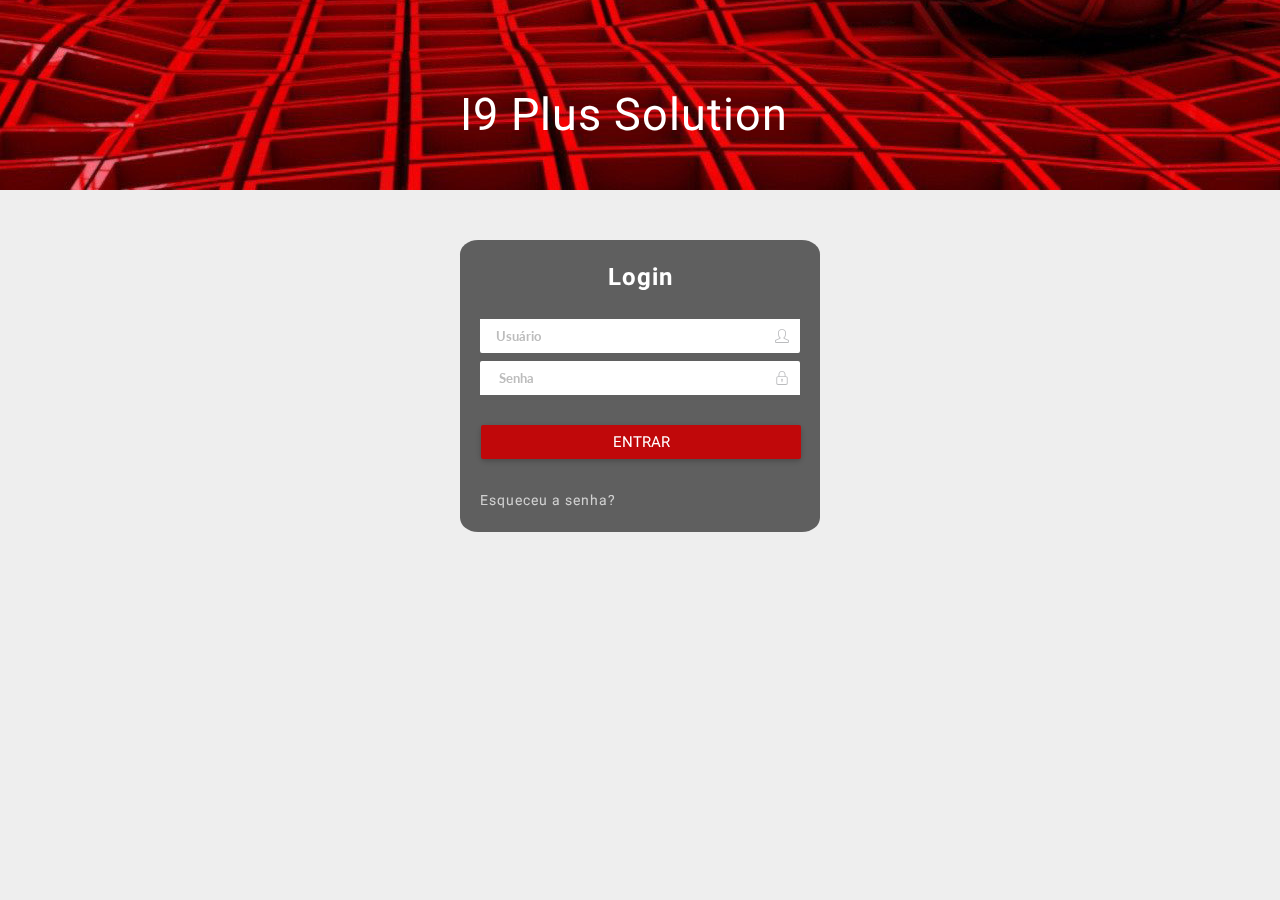
<file: index.html>
<!doctype html>
<html lang="pt-BR" ng-app="desbravadoresApp">
    <head>
        <meta charset="utf-8">

		<title>I9 Plus Solution</title>
		
		<link href="./css/style.css" rel="stylesheet">
		<link href="./css/theme.css" rel="stylesheet">
		<link href="./css/ui.css" rel="stylesheet">
		<link href="./plugins/material-design/css/material.css" rel="stylesheet">
		<link href="./css/layout.css" rel="stylesheet">
		<link href="./plugins/fullcalendar/fullcalendar.min.css" rel="stylesheet">
		<link href="./plugins/bootstrap-loading/lada.min.css" rel="stylesheet">
		<link href="./plugins/toastr/toastr.min.css" rel="stylesheet">
		<link href="./plugins/step-form-wizard/css/step-form-wizard.min.css" rel="stylesheet">

		<link href="./plugins/datatables/dataTables.min.css" rel="stylesheet">

		<!-- BEGIN PAGE STYLE -->
		<link href="./plugins/metrojs/metrojs.min.css" rel="stylesheet">
		<link href="./plugins/maps-amcharts/ammap/ammap.css" rel="stylesheet">
    	<!-- END PAGE STYLE -->
	</head>

	<body class="fixed-topbar fixed-sidebar color-default theme-sdtl theme-sdtd" ng-class="{'sidebar-collapsed':sidebarCollapsed}" ng-controller="moduleController">
	<div id="Logged" ng-show="Logged">
			<!-- BEGIN SIDEBAR -->
			<div ng-include="'./app/view/sidebar.view.html'"></div>
			<!-- END SIDEBAR -->

			<!-- BEGIN HEADER -->
			<div ng-include="'./app/view/header.view.html'"></div>
			<!-- BEGIN HEADER -->

			<div class="main-content">
				<div id="pageContent" class="page-content">

					<!-- BEGIN PAGE-CONTENT -->
					<div ng-include="activeModule.url"></div>
					<!-- BEGIN PAGE-CONTENT -->

				</div>

				<!-- BEGIN PRELOADER -->
				<div class="loader-overlay">
					<div class="spinner">
						<div class="bounce1"></div>
						<div class="bounce2"></div>
						<div class="bounce3"></div>
					</div>
				</div>
				<!-- END PRELOADER -->
			</div>
		</div>

		<div id="login" class="account separate-inputs" data-page="login" ng-show="!Logged">
			<div ng-include="'./app/view/login.view.html'"></div>
		</div>
	</body>


	<!-- PLUGINS SCRIPT -->
	<script src="./plugins/jquery/jquery-3.1.0.min.js"></script>
	<script src="./plugins/jquery/jquery-migrate-3.0.0.min.js"></script>
	<script src="./plugins/jquery-ui/jquery-ui.min.js"></script>
	<script src="./plugins/gsap/main-gsap.min.js"></script>
	<script src="./plugins/tether/js/tether.min.js"></script>
	<script src="./plugins/bootstrap/js/bootstrap.min.js"></script>
	<script src="./plugins/appear/jquery.appear.js"></script>
	<script src="./plugins/jquery-cookies/jquery.cookies.min.js"></script> <!-- Jquery Cookies, for theme -->
	<script src="./plugins/jquery-block-ui/jquery.blockUI.min.js"></script> <!-- simulate synchronous behavior when using AJAX -->
	<script src="./plugins/bootbox/bootbox.min.js"></script> <!-- Modal with Validation -->
	<script src="./plugins/mcustom-scrollbar/jquery.mCustomScrollbar.concat.min.js"></script> <!-- Custom Scrollbar sidebar -->
	<script src="./plugins/bootstrap-dropdown/bootstrap-hover-dropdown.min.js"></script> <!-- Show Dropdown on Mouseover -->
	<script src="./plugins/charts-sparkline/sparkline.min.js"></script> <!-- Charts Sparkline -->
	<script src="./plugins/retina/retina.min.js"></script> <!-- Retina Display -->
	<script src="./plugins/select2/dist/js/select2.full.min.js"></script> <!-- Select Inputs -->
	<script src="./plugins/icheck/icheck.min.js"></script> <!-- Checkbox & Radio Inputs -->
	<script src="./plugins/backstretch/backstretch.min.js"></script> <!-- Background Image -->
	<script src="./plugins/bootstrap-progressbar/bootstrap-progressbar.min.js"></script> <!-- Animated Progress Bar -->
	<script src="./plugins/modernizr/modernizr-2.6.2-respond-1.1.0.min.js"></script>
	<script src="./plugins/noty/jquery.noty.packaged.min.js"></script>  <!-- Notifications -->
	<script src="./plugins/bootstrap-editable/js/bootstrap-editable.min.js"></script> <!-- Inline Edition X-editable -->
	<script src="./plugins/bootstrap-context-menu/bootstrap-contextmenu.min.js"></script> <!-- Context Menu -->
	<script src="./plugins/multidatepicker/multidatespicker.min.js"></script> <!-- Multi dates Picker -->
	<script src="./plugins/metrojs/metrojs.min.js"></script> <!-- Flipping Panel -->
	<script src="./plugins/charts-chartjs/Chart.min.js"></script>  <!-- ChartJS Chart -->
	<script src="./plugins/charts-highstock/js/highstock.js"></script> <!-- financial Charts -->
	<script src="./plugins/charts-highstock/js/modules/exporting.js"></script> <!-- Financial Charts Export Tool -->
	<script src="./plugins/maps-amcharts/ammap/ammap.js"></script> <!-- Vector Map -->
	<script src="./plugins/maps-amcharts/ammap/maps/js/brazilLow.js"></script> <!-- Vector World Map  -->
	<script src="./plugins/maps-amcharts/ammap/themes/black.js"></script> <!-- Vector Map Black Theme -->
	<script src="./plugins/skycons/skycons.min.js"></script> <!-- Animated Weather Icons -->
	<script src="./plugins/simple-weather/jquery.simpleWeather.js"></script> <!-- Weather Plugin -->
	<script src="./plugins/angular/angular.min.js"></script>
	<script src="./plugins/material-design/js/material.js"></script>
	<script src='./plugins/fullcalendar/lib/moment.min.js'></script>
	<script src='./plugins/fullcalendar/fullcalendar.min.js'></script>
	<script src='./plugins/bootstrap-loading/lada.min.js'></script>
	<script src='./plugins/toastr/toastr.min.js'></script>
	<script src="./plugins/datatables/dataTables.bootstrap.min.js"></script>
	<script src="./plugins/datatables/jquery.dataTables.min.js"></script>
	<script src="./plugins/step-form-wizard/js/step-form-wizard.js"></script>
	<script src="./plugins/step-form-wizard/plugins/parsley/parsley.min.js"></script>
	<!-- END PLUGINS SCRIPT -->


	<script src="./js/layout.js"></script>
	<script src="./js/widgets/widget_weather.js"></script>
	<script src="./js/pages/dashboard.js"></script>
	<script src="./js/widgets/todo_list.js"></script>
	<script src="./js/builder.js"></script> <!-- Theme Builder -->
	<script src="./js/sidebar_hover.js"></script> <!-- Sidebar on Hover -->
	<script src="./js/application.js"></script> <!-- Main Application Script -->
	<script src="./js/plugins.js"></script> <!-- Main Plugin Initialization Script -->
	<script src="./js/widgets/notes.js"></script> <!-- Notes Widget -->
	<script src="./js/pages/search.js"></script> <!-- Search Script -->
	<script src="./js/pages/fullcalendar.js"></script>

	<script src="app.module.js"></script>
	<script src="app.config.js"></script>
	<script src="app.run.js"></script>
	<script src="app.modulesList.js"></script>

	<script src="app/controller/sidebar.controller.js"></script>
	<script src="app/controller/header.controller.js"></script>
	<script src="app/controller/login.controller.js"></script>
	<script src="app/controller/publicSale.controller.js"></script>
	<script src="app/controller/attendance.controller.js"></script>
	<script src="app/controller/publicSale.admin.bindHistory.controller.js"></script>


	<!-- Resources chart funnel-->
	<script src="https://www.amcharts.com/lib/3/amcharts.js"></script>
	<script src="https://www.amcharts.com/lib/3/funnel.js"></script>
	<script src="https://www.amcharts.com/lib/3/gauge.js"></script>
	<script src="https://www.amcharts.com/lib/3/plugins/export/export.min.js"></script>
	<script src="https://www.amcharts.com/lib/3/themes/light.js"></script>

	<script>
		$.material.init();
	</script>

	<!--SCRIPT -->

</html>
</file>
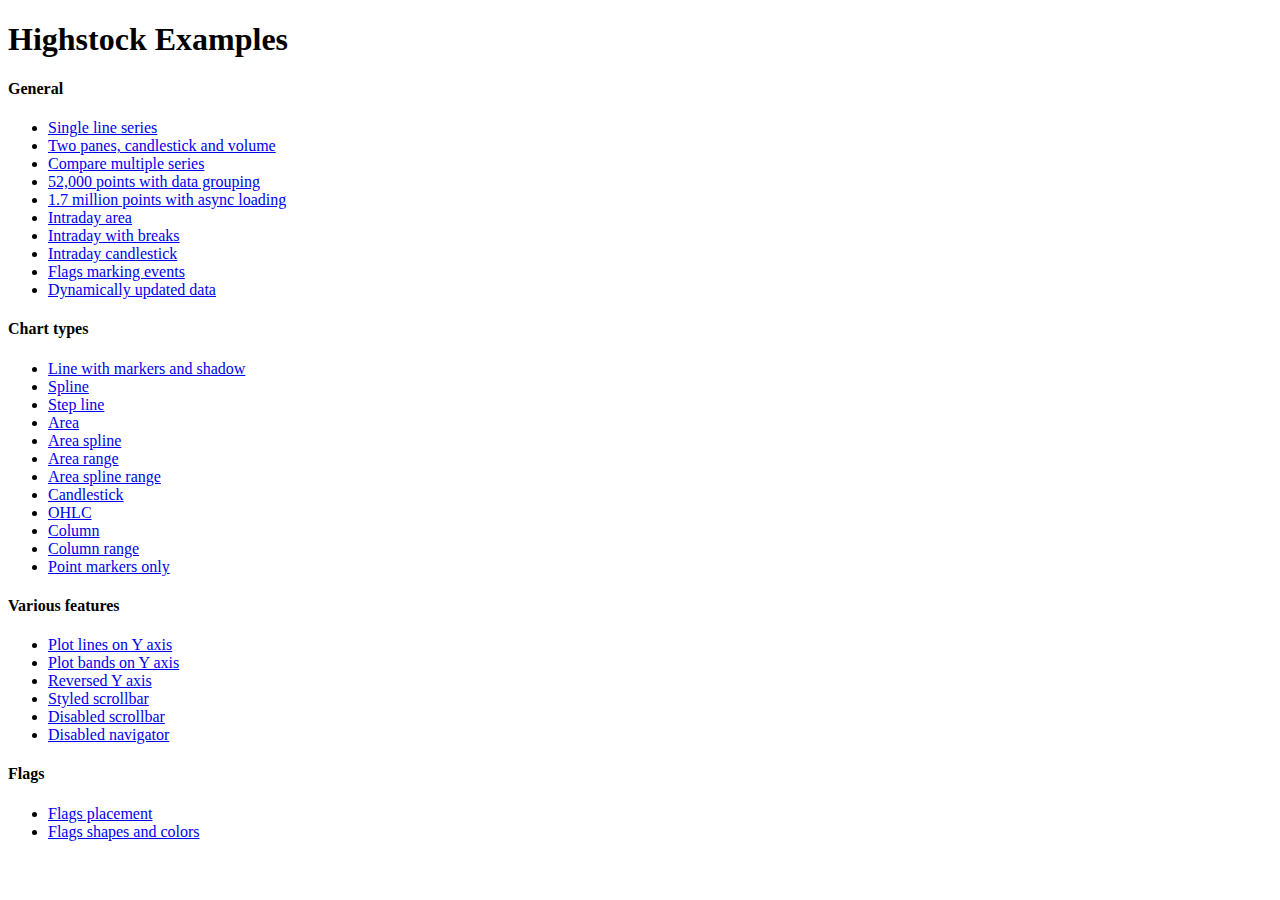
<file: plugins/charts-highstock/index.htm>
<!DOCTYPE HTML PUBLIC "-//W3C//DTD HTML 4.01//EN" "http://www.w3.org/TR/html4/strict.dtd">
<html>
	<head>
		<meta http-equiv="Content-Type" content="text/html; charset=iso-utf-8" />
		<title>Highstock Examples</title>
	</head>
	<body>
		<h1>Highstock Examples</h1>
		<h4>General</h4>
		<ul>
			<li><a href="examples/basic-line/index.htm"> Single line series</a></li>
			<li><a href="examples/candlestick-and-volume/index.htm"> Two panes, candlestick and volume</a></li>
			<li><a href="examples/compare/index.htm"> Compare multiple series</a></li>
			<li><a href="examples/data-grouping/index.htm"> 52,000 points with data grouping</a></li>
			<li><a href="examples/lazy-loading/index.htm"> 1.7 million points with async loading</a></li>
			<li><a href="examples/intraday-area/index.htm"> Intraday area</a></li>
			<li><a href="examples/intraday-breaks/index.htm"> Intraday with breaks</a></li>
			<li><a href="examples/intraday-candlestick/index.htm"> Intraday candlestick</a></li>
			<li><a href="examples/flags-general/index.htm"> Flags marking events</a></li>
			<li><a href="examples/dynamic-update/index.htm"> Dynamically updated data</a></li>
		</ul>
		<h4>Chart types</h4>
		<ul>
			<li><a href="examples/line-markers/index.htm"> Line with markers and shadow</a></li>
			<li><a href="examples/spline/index.htm"> Spline</a></li>
			<li><a href="examples/step-line/index.htm"> Step line</a></li>
			<li><a href="examples/area/index.htm"> Area</a></li>
			<li><a href="examples/areaspline/index.htm"> Area spline</a></li>
			<li><a href="examples/arearange/index.htm"> Area range</a></li>
			<li><a href="examples/areasplinerange/index.htm"> Area spline range</a></li>
			<li><a href="examples/candlestick/index.htm"> Candlestick</a></li>
			<li><a href="examples/ohlc/index.htm"> OHLC</a></li>
			<li><a href="examples/column/index.htm"> Column</a></li>
			<li><a href="examples/columnrange/index.htm"> Column range</a></li>
			<li><a href="examples/markers-only/index.htm"> Point markers only</a></li>
		</ul>
		<h4>Various features</h4>
		<ul>
			<li><a href="examples/yaxis-plotlines/index.htm"> Plot lines on Y axis</a></li>
			<li><a href="examples/yaxis-plotbands/index.htm"> Plot bands on Y axis</a></li>
			<li><a href="examples/yaxis-reversed/index.htm"> Reversed Y axis</a></li>
			<li><a href="examples/styled-scrollbar/index.htm"> Styled scrollbar</a></li>
			<li><a href="examples/scrollbar-disabled/index.htm"> Disabled scrollbar</a></li>
			<li><a href="examples/navigator-disabled/index.htm"> Disabled navigator</a></li>
		</ul>
		<h4>Flags</h4>
		<ul>
			<li><a href="examples/flags-placement/index.htm"> Flags placement</a></li>
			<li><a href="examples/flags-shapes/index.htm"> Flags shapes and colors</a></li>
		</ul>
	</body>
</html>
</file>
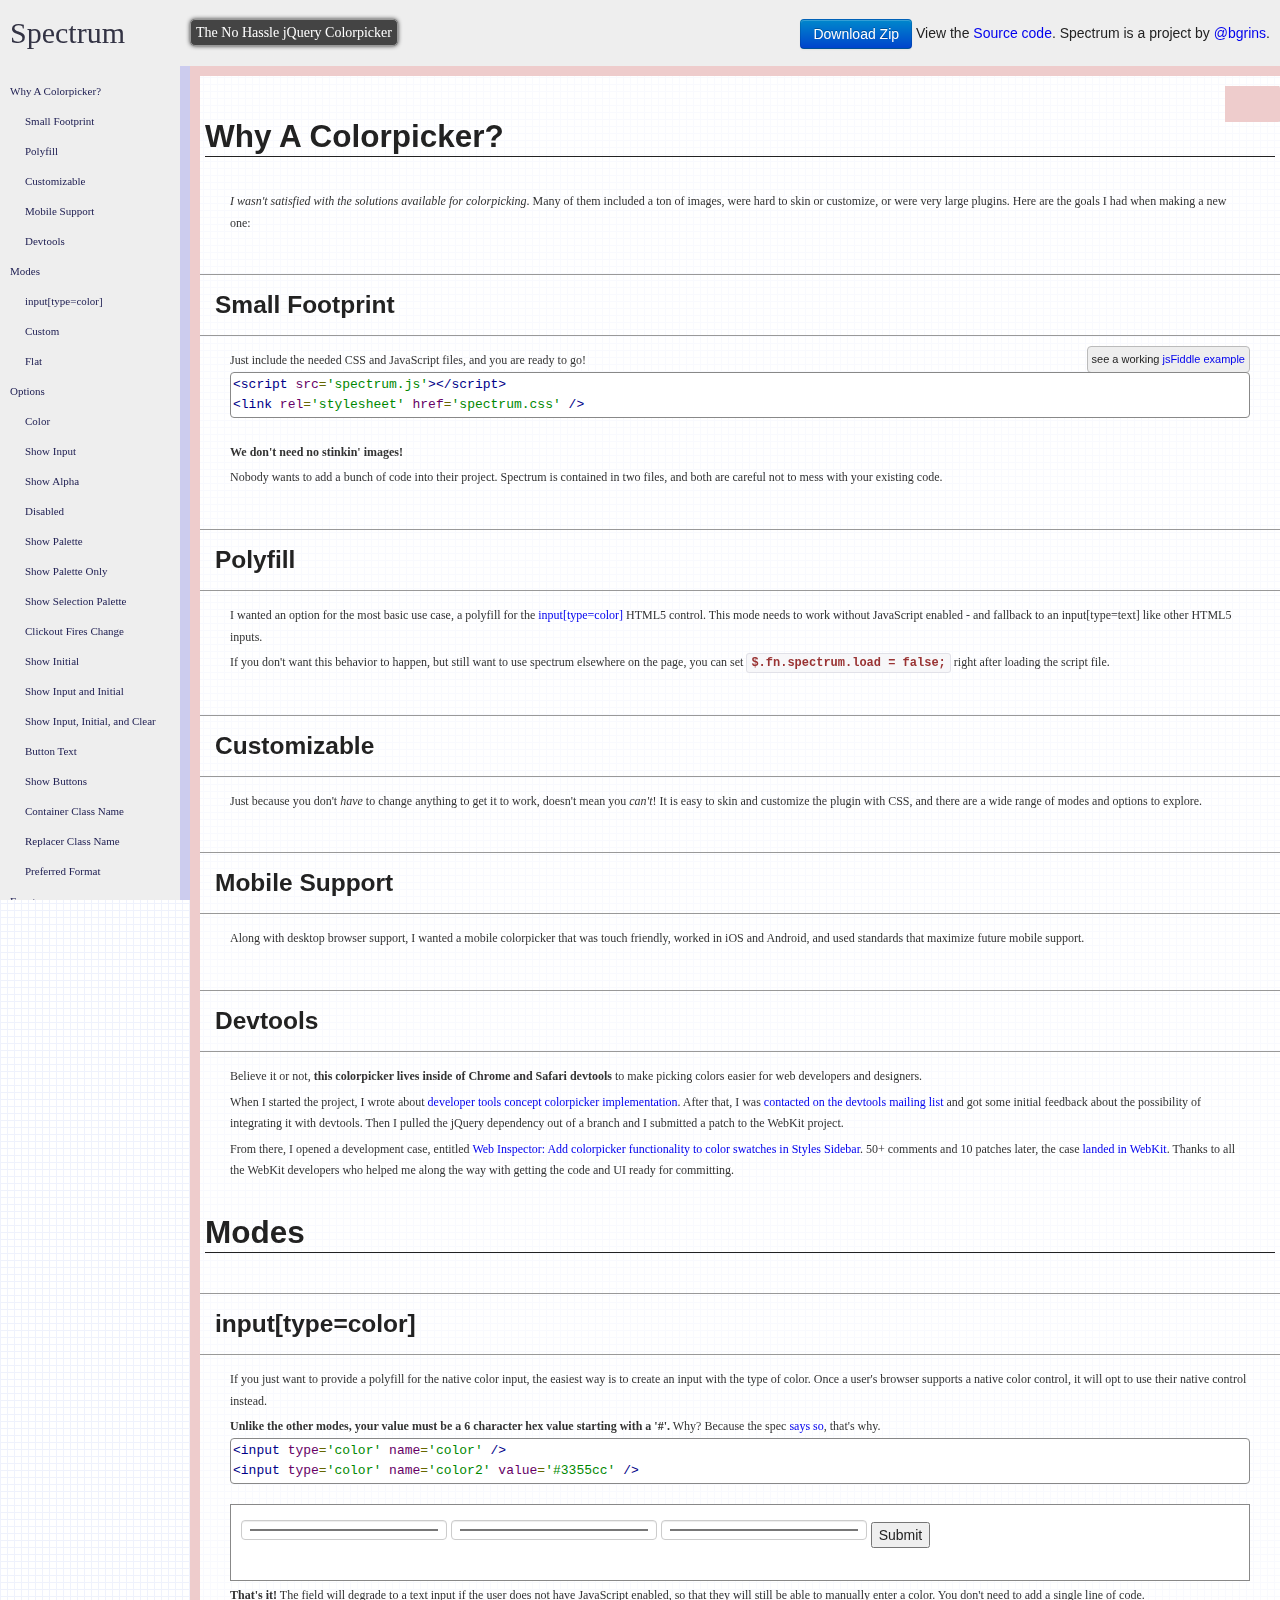
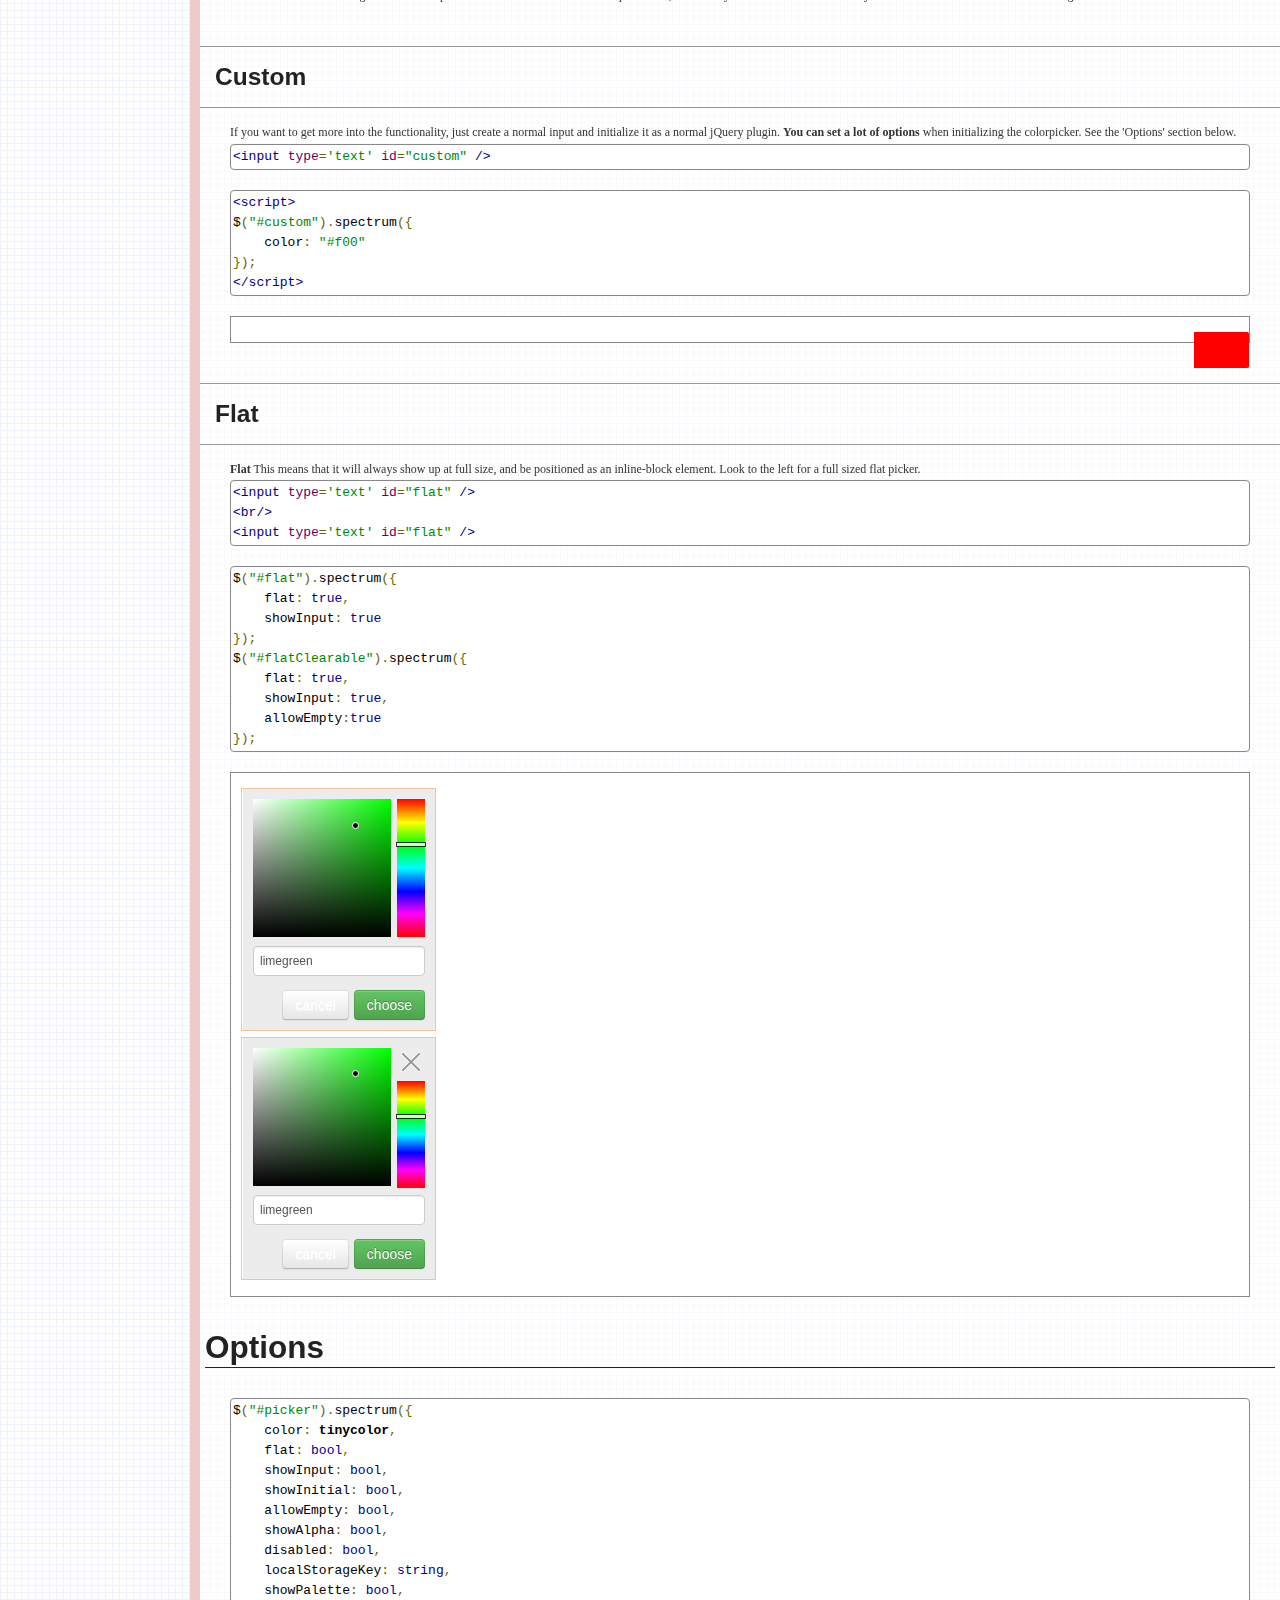
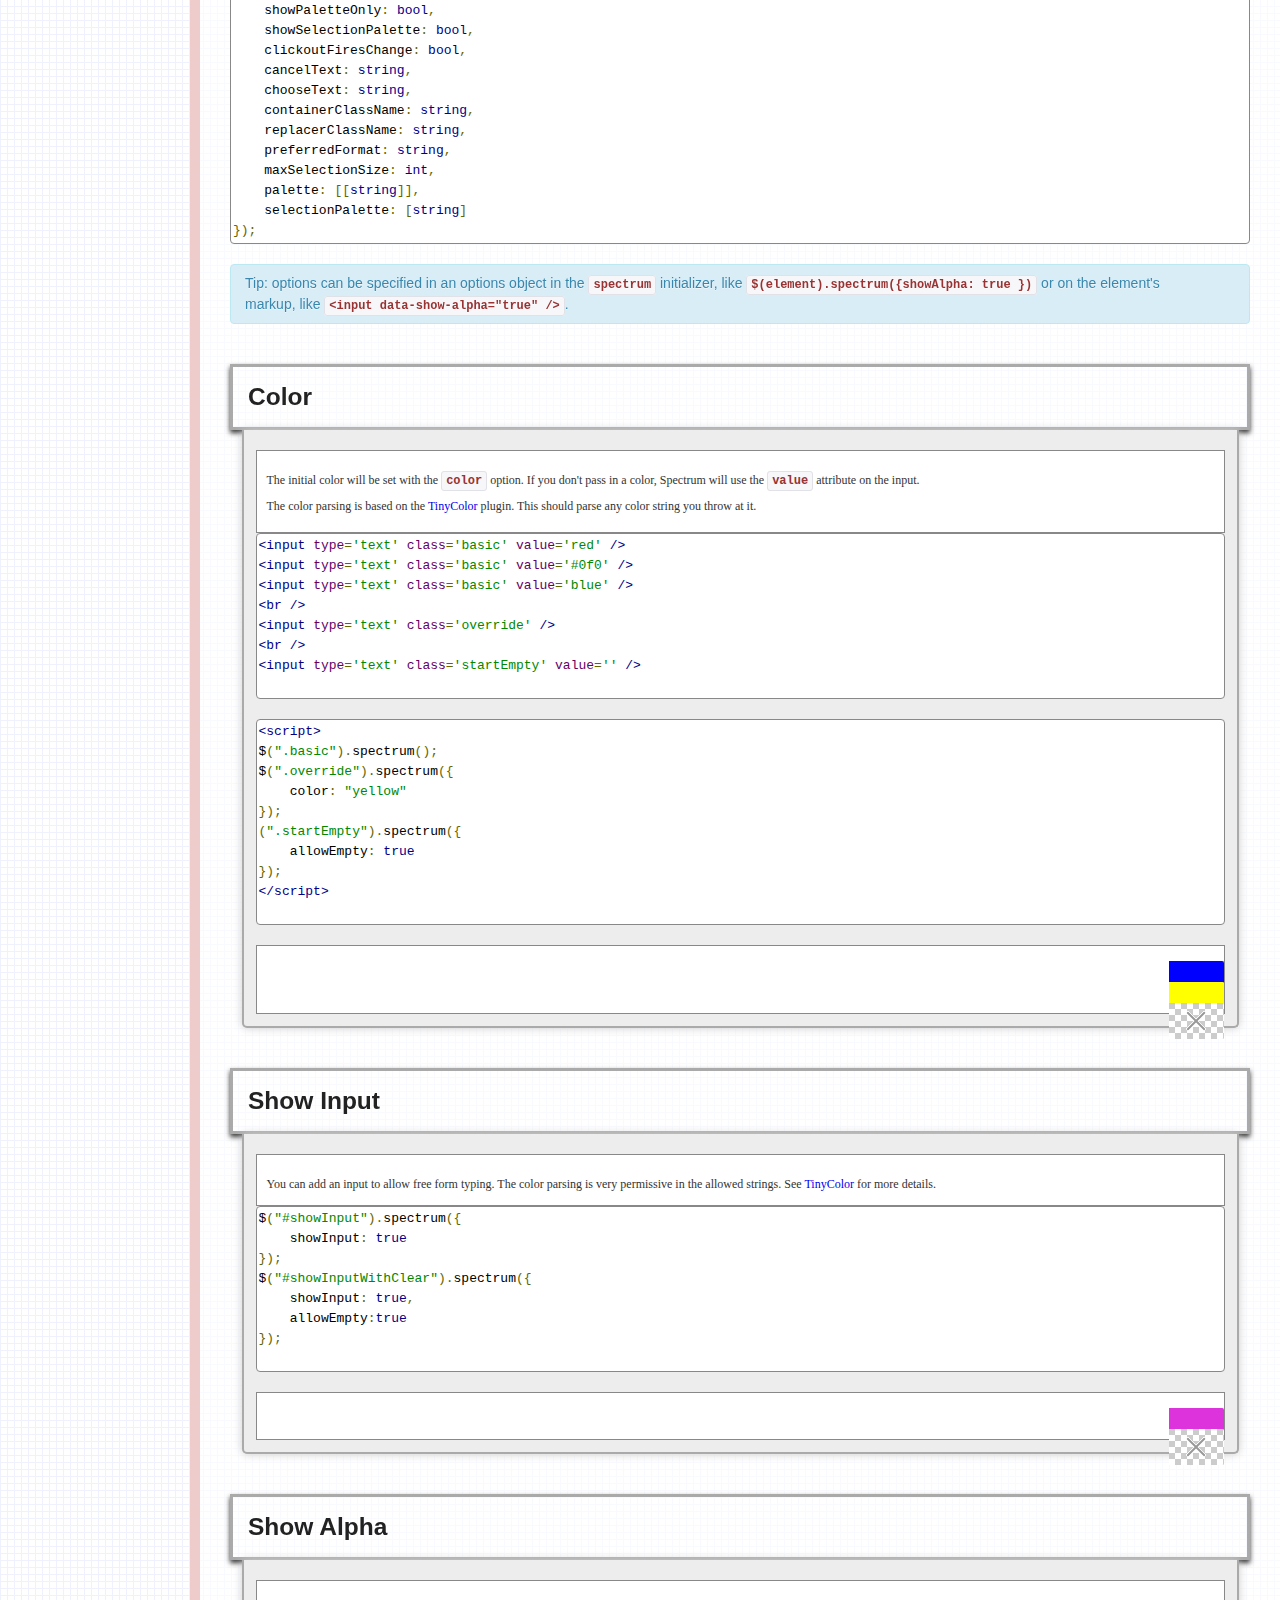
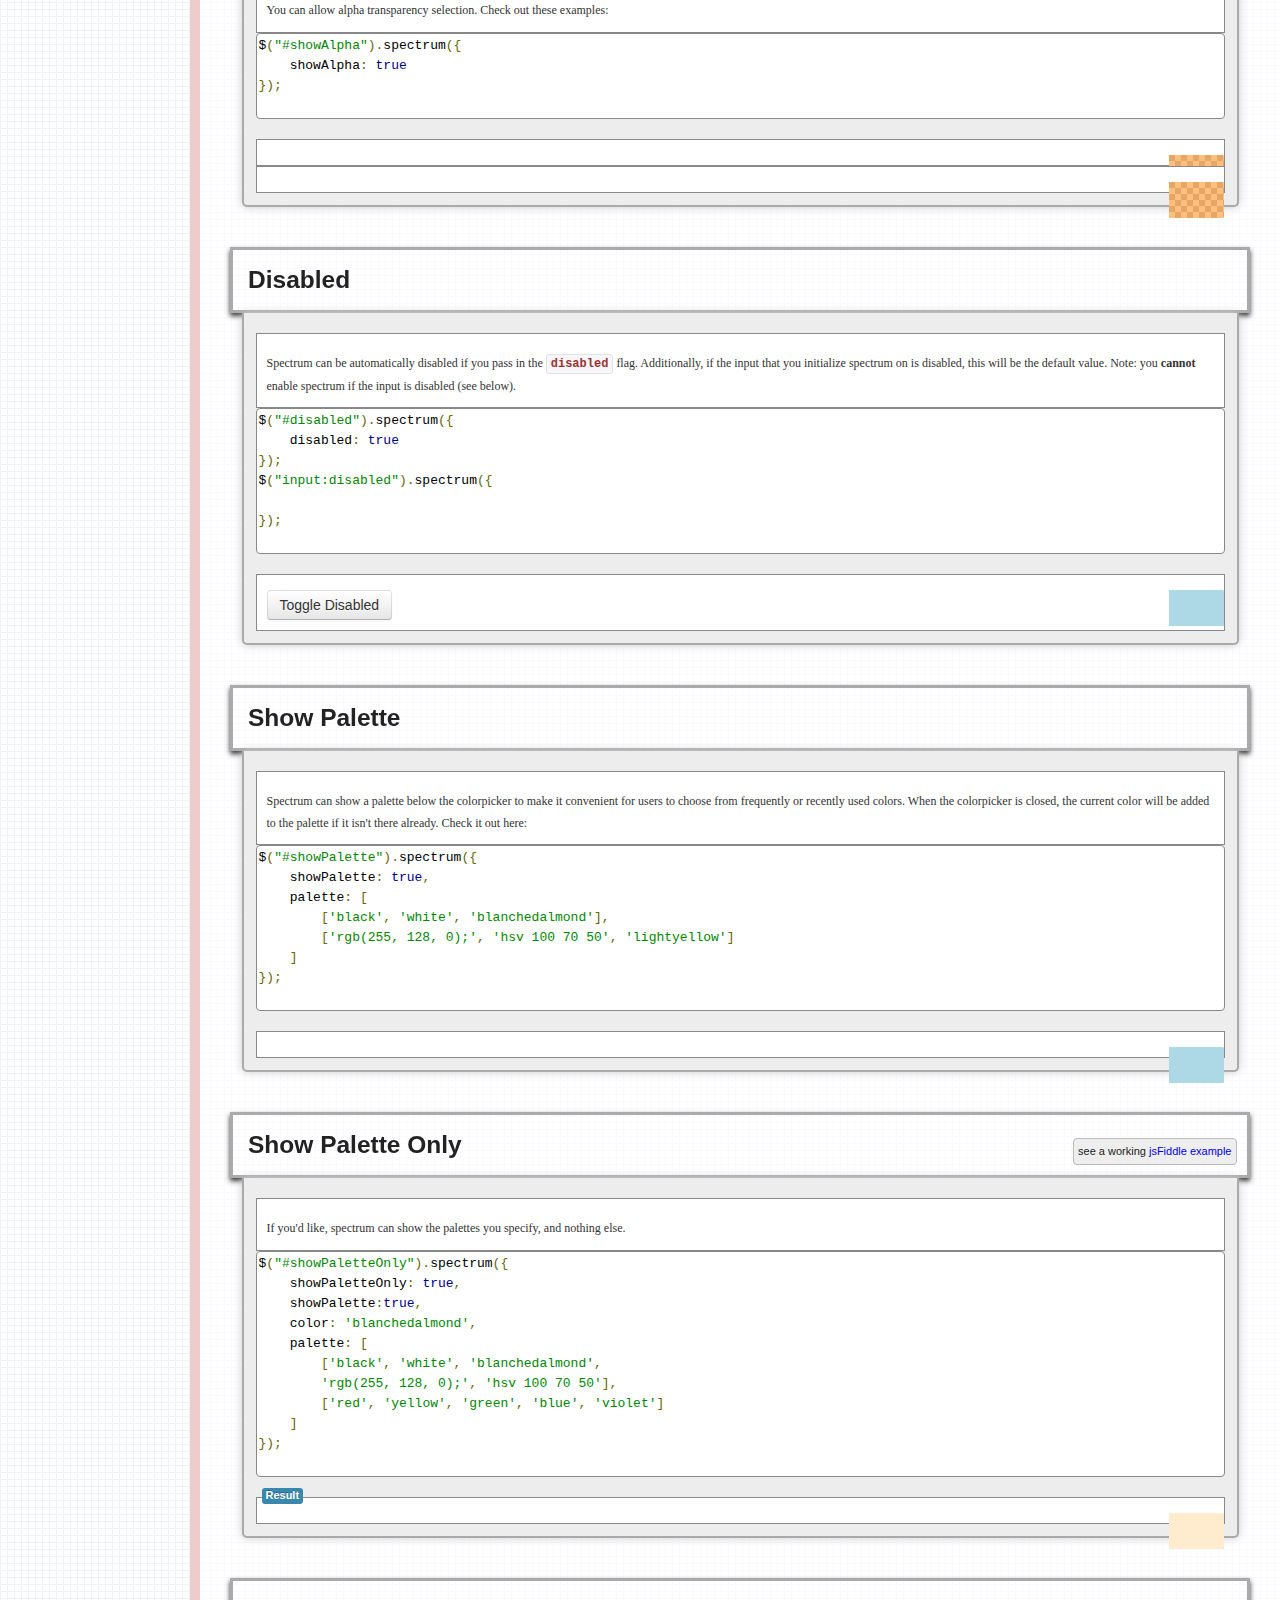
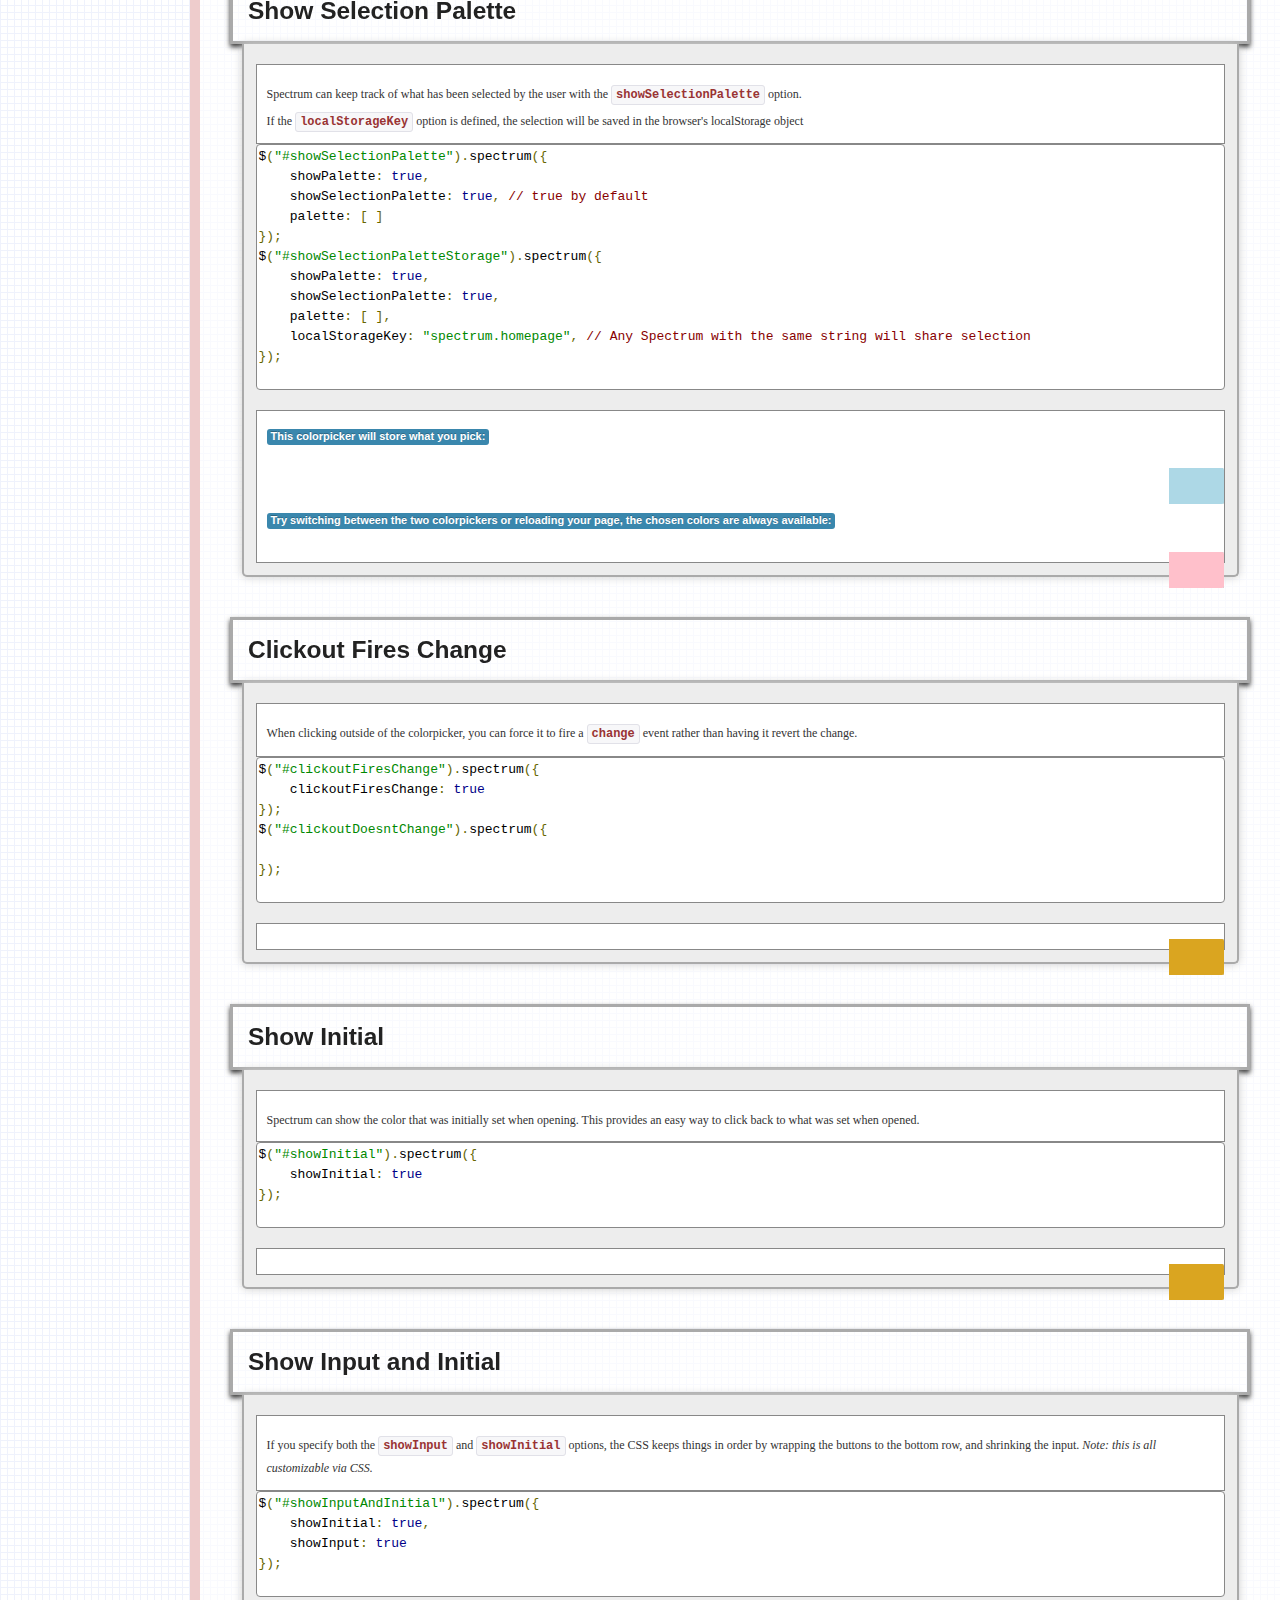
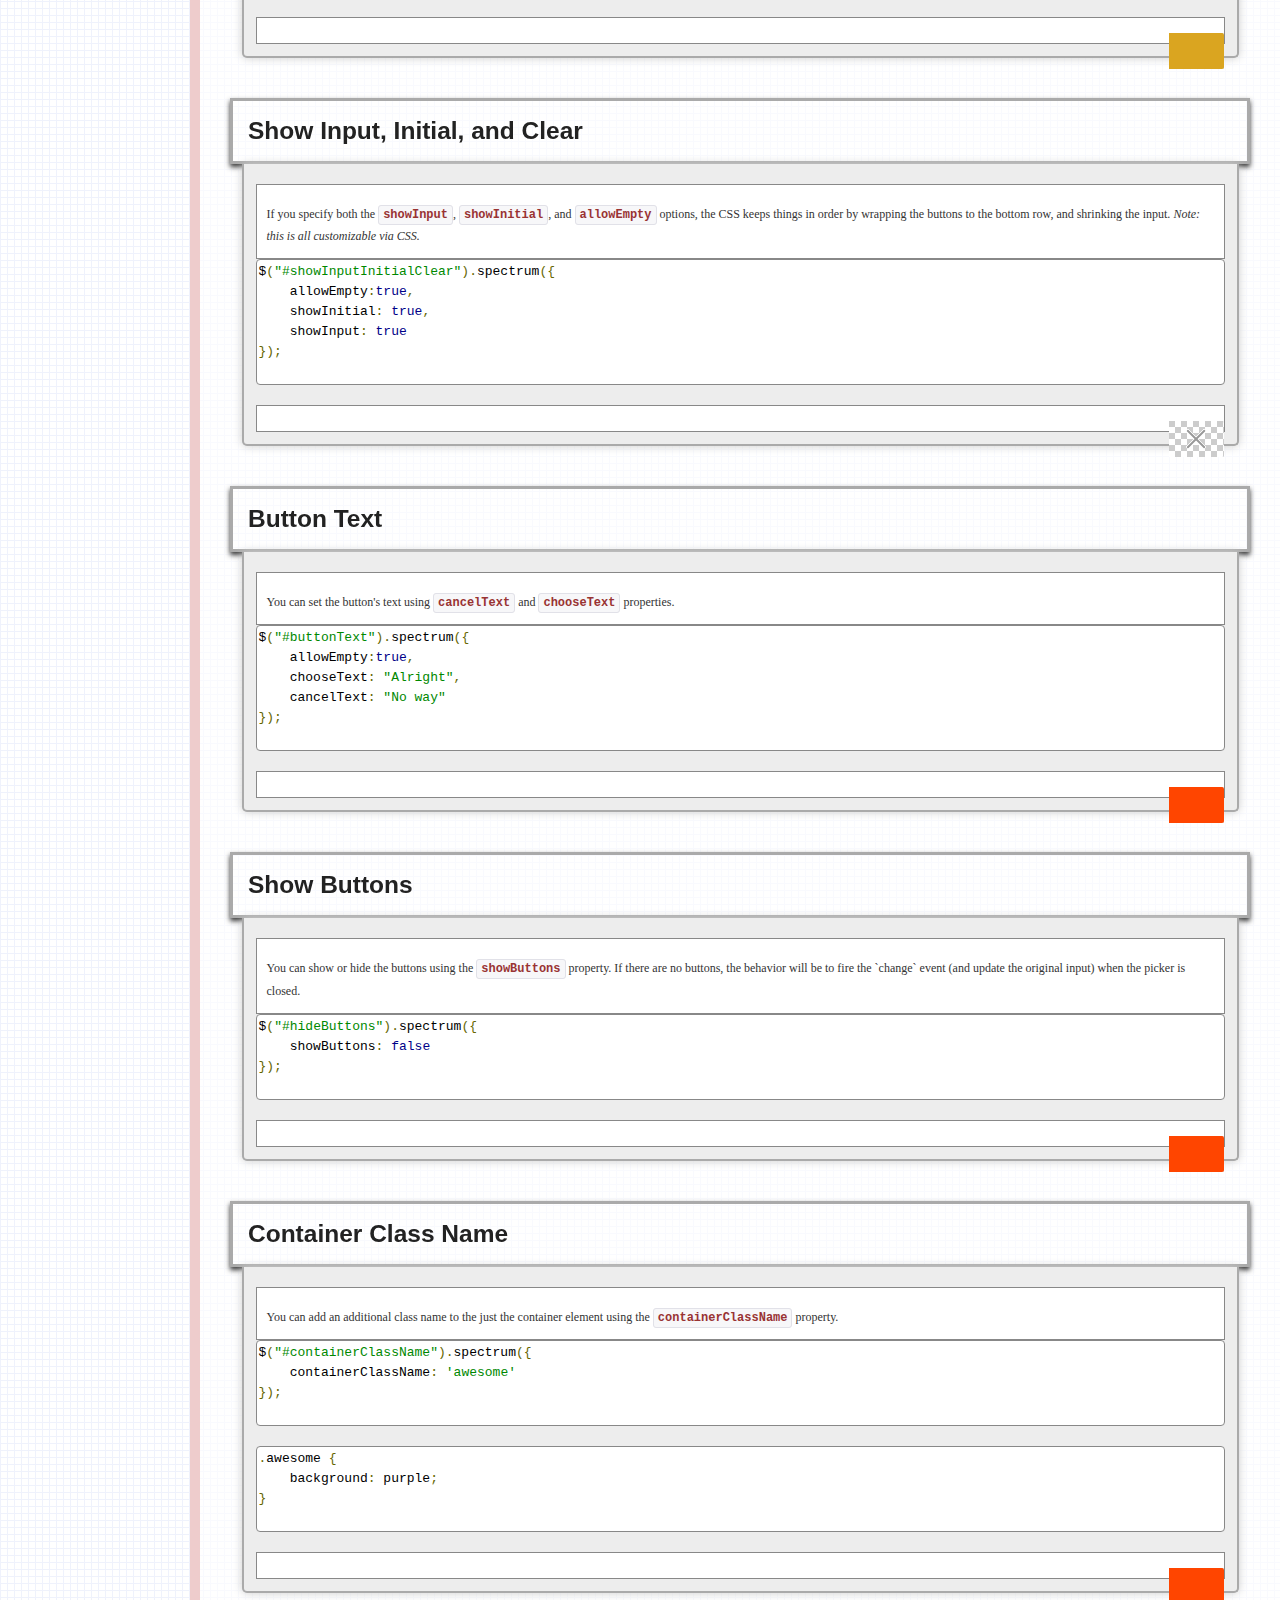
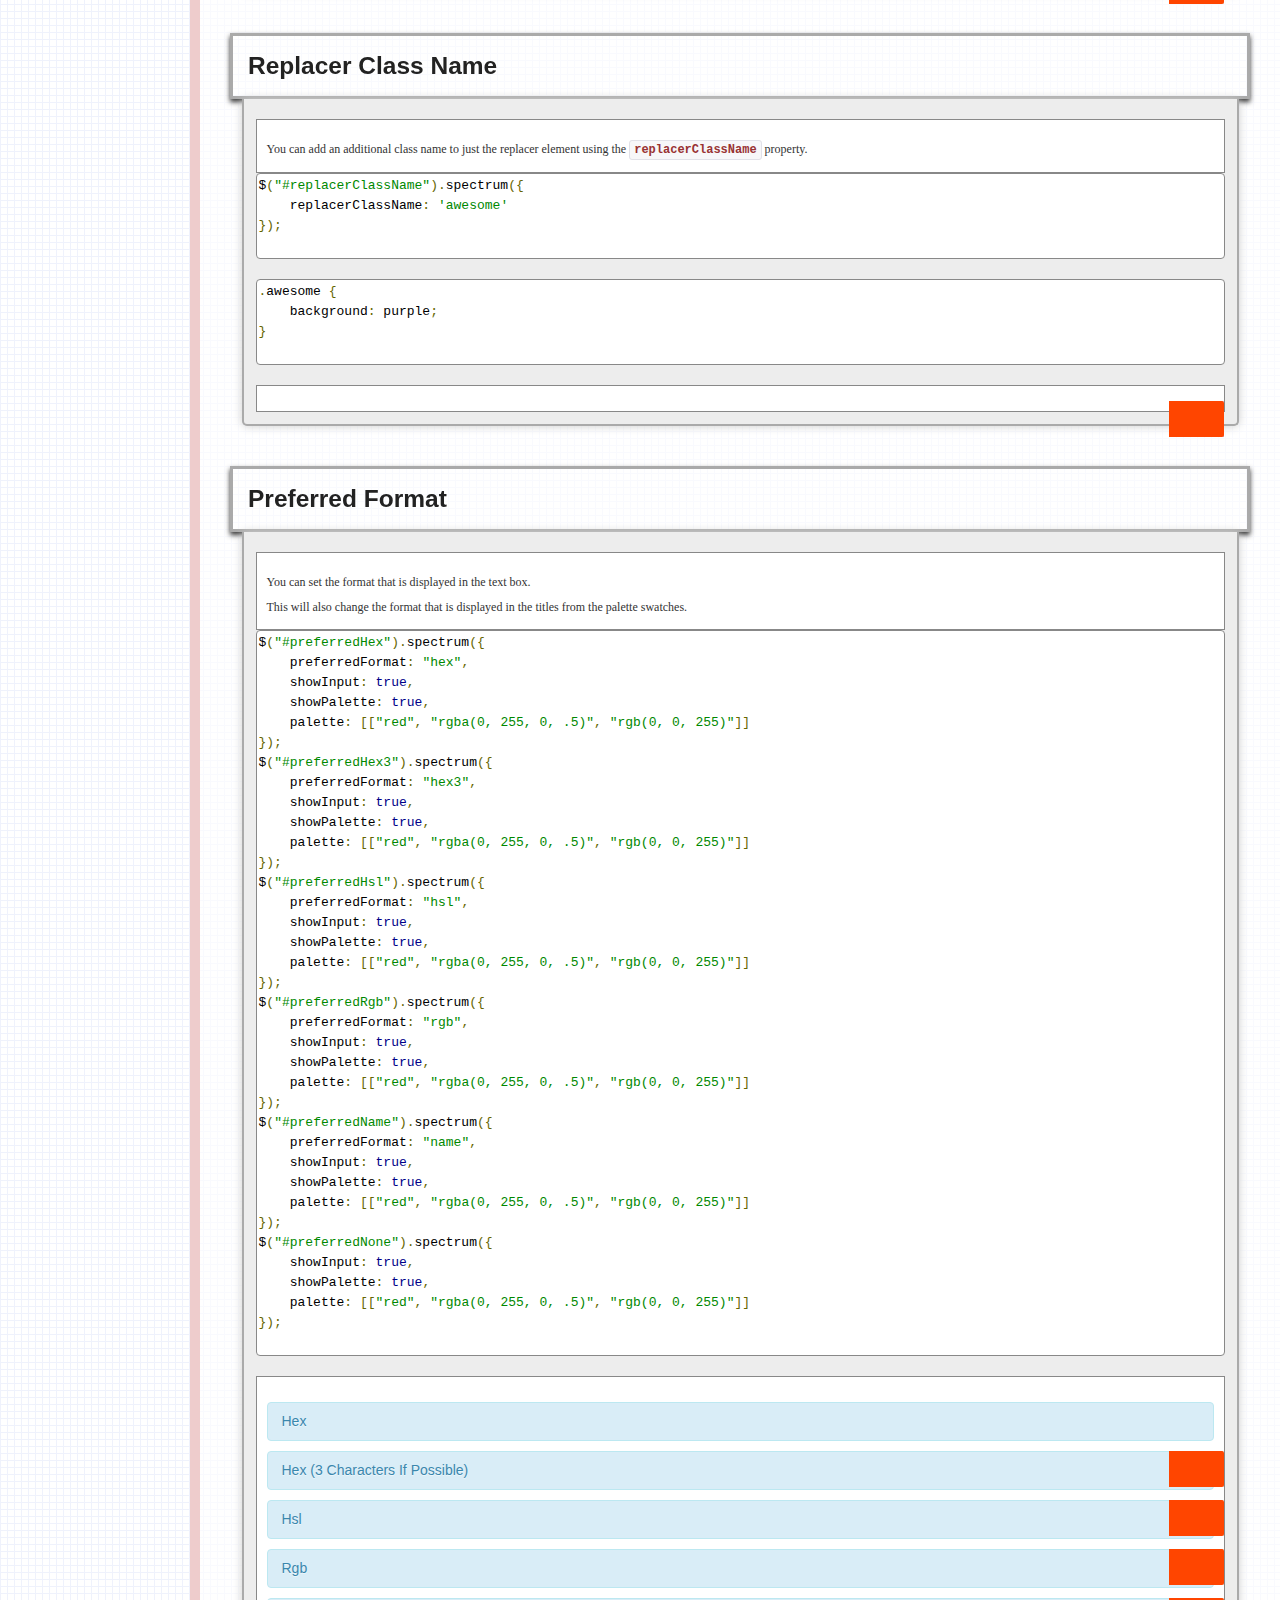
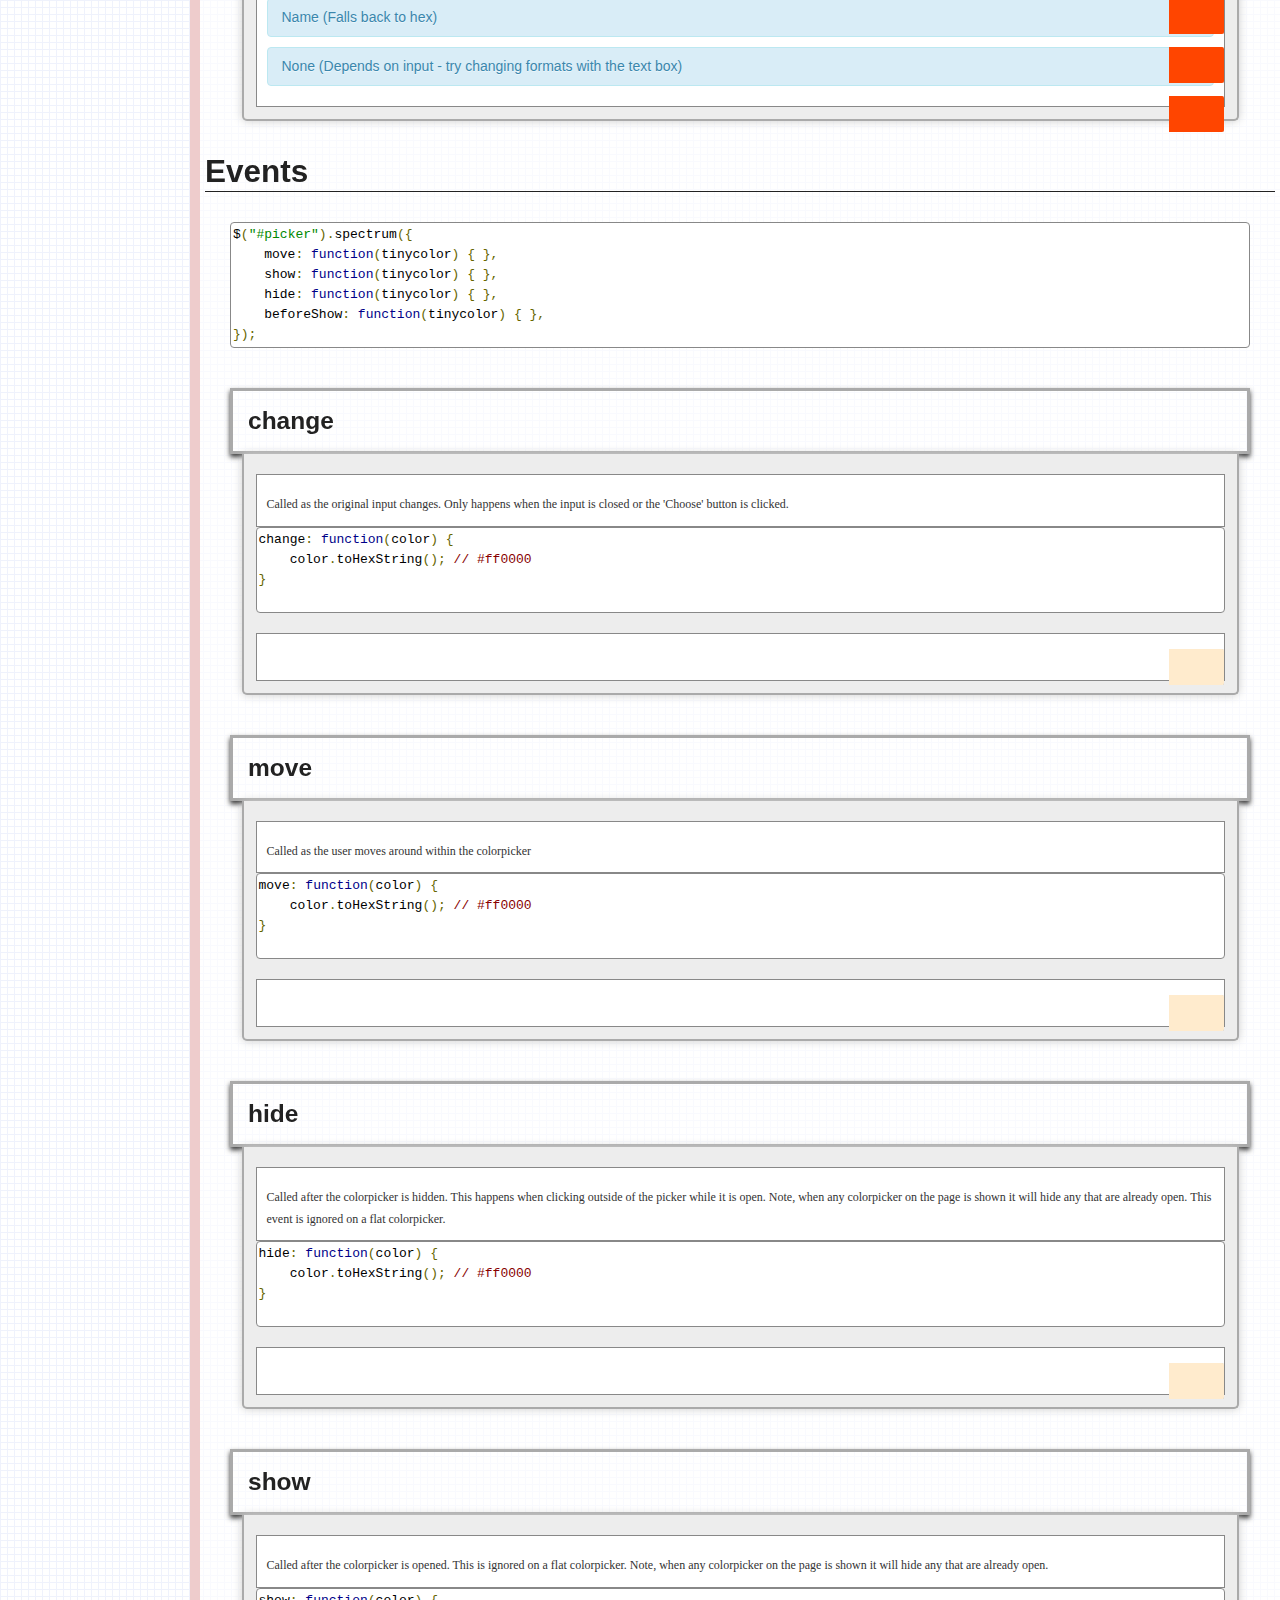
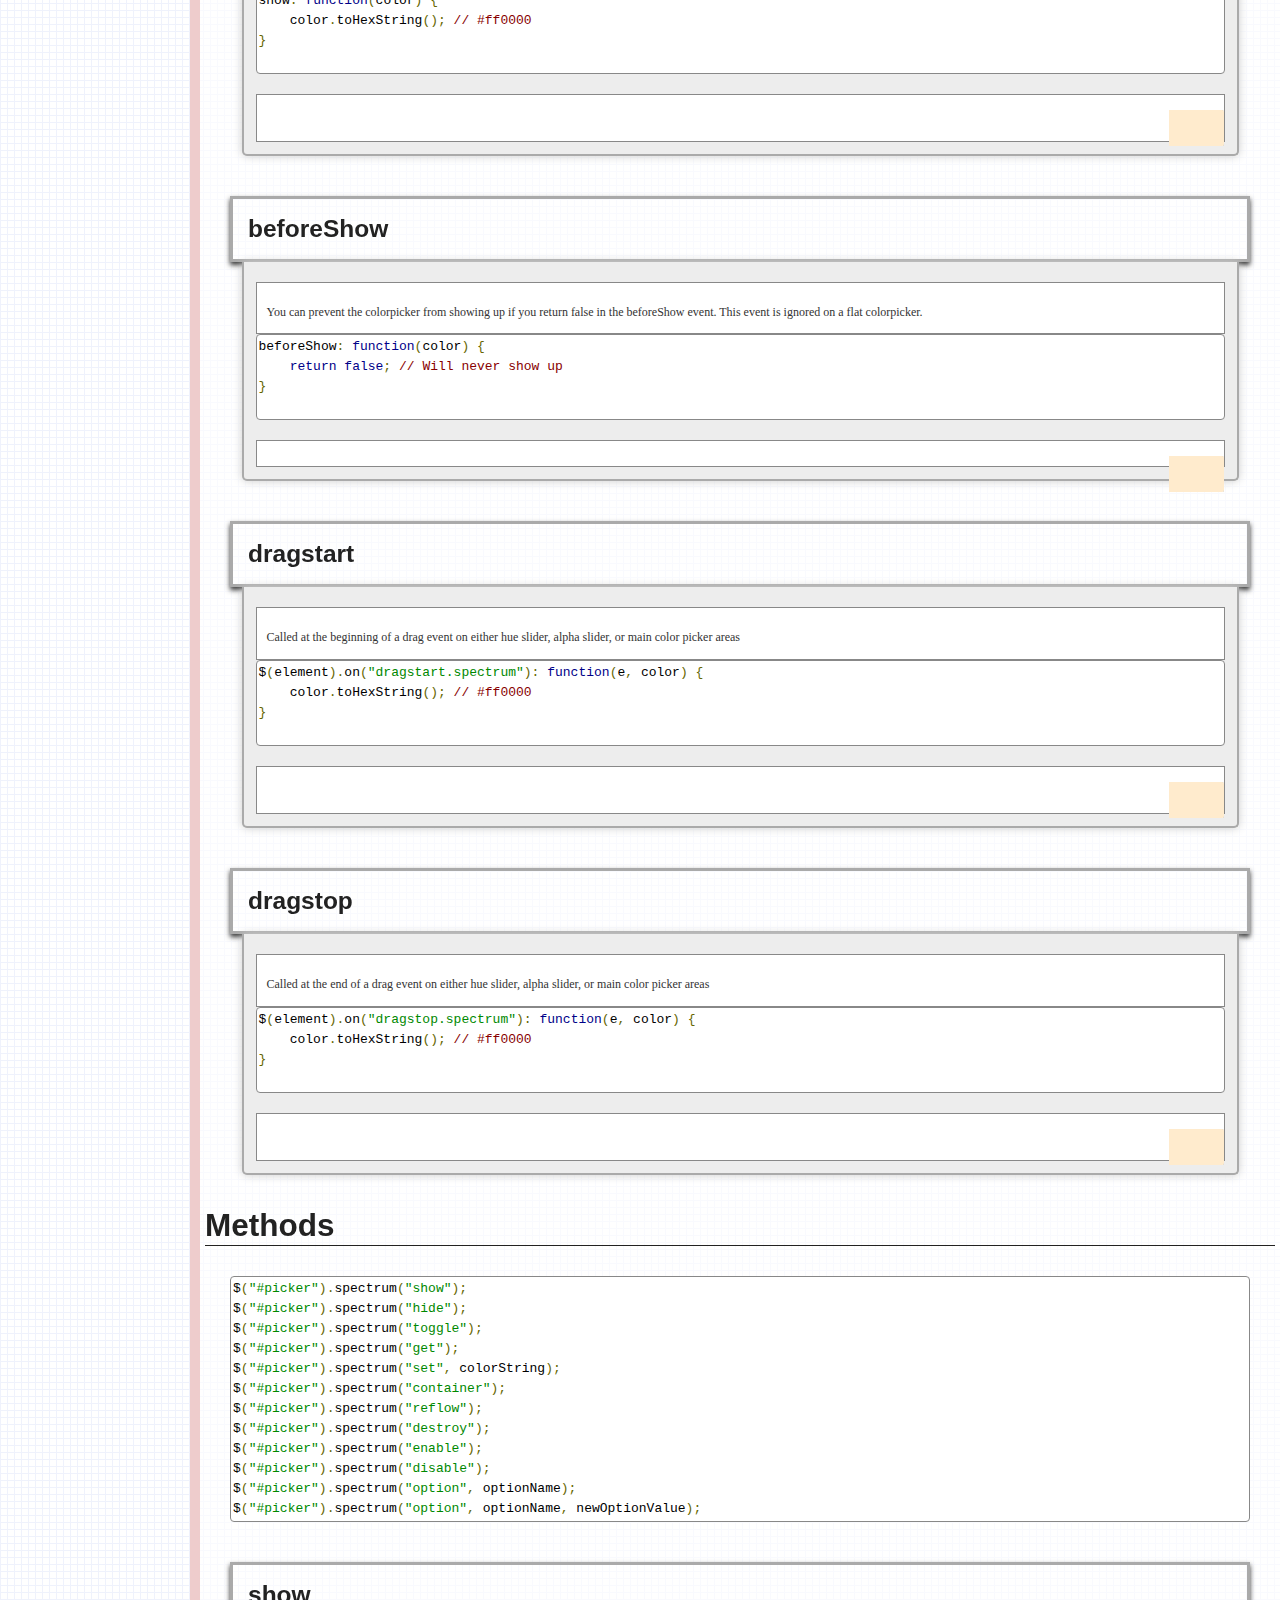
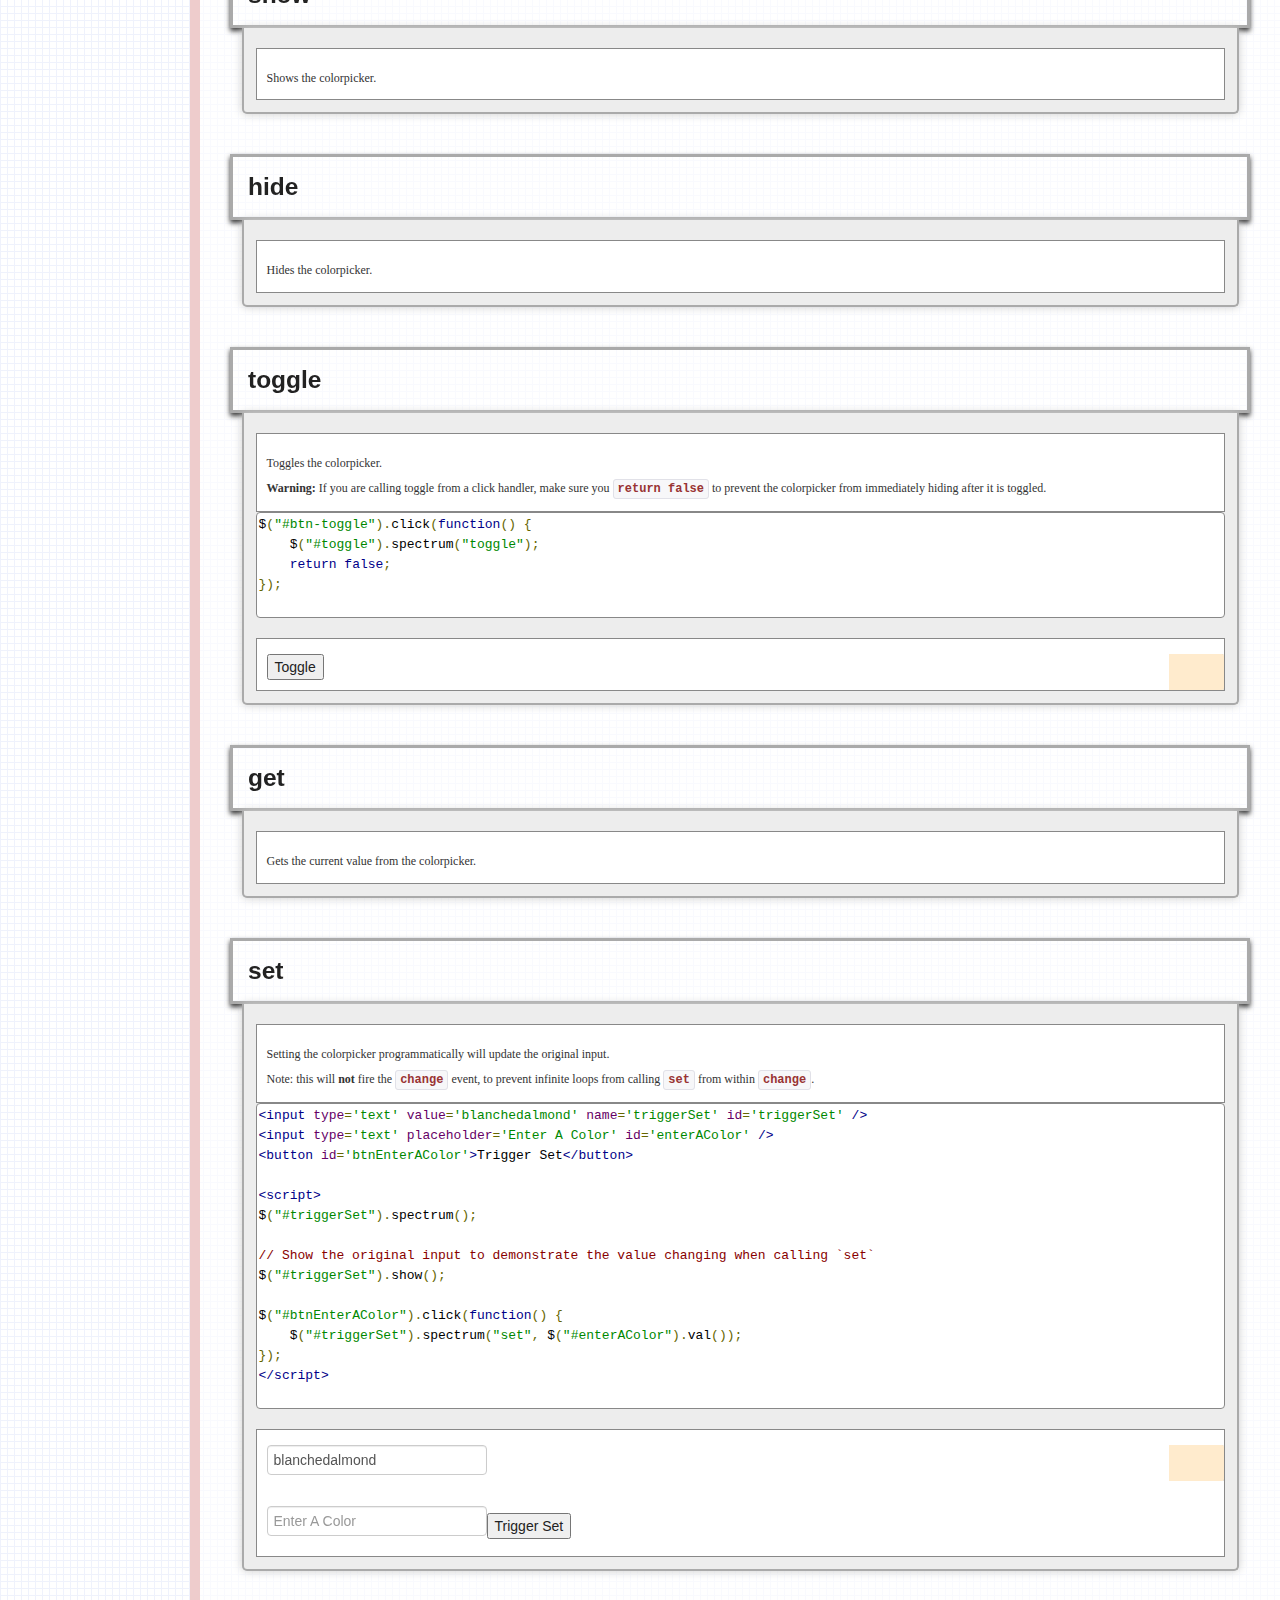
<file: plugins/colorpicker/index.html>
<!doctype html>
<html>
<head>
    <meta http-equiv="content-type" content="text/html; charset=UTF-8">
    <title>Spectrum - The No Hassle jQuery Colorpicker</title>

    <meta name="description" content="Spectrum is a JavaScript colorpicker plugin using the jQuery framework.  It is highly customizable, but can also be used as a simple input type=color polyfill">
    <meta name="author" content="Brian Grinstead and Spectrum contributors">

    <link rel="stylesheet" type="text/css" href="spectrum.css">
    <link rel="stylesheet" type="text/css" href="docs/bootstrap.css">
    <link rel="stylesheet" type="text/css" href="docs/docs.css">
    <script type="text/javascript" src="docs/jquery-1.9.1.js"></script>
    <script type="text/javascript" src="spectrum.js"></script>
    <script type='text/javascript' src='docs/toc.js'></script>
    <script type='text/javascript' src='docs/docs.js'></script>
</head>
<body>
<div id='header'>
    <h1><a href='http://bgrins.github.com/spectrum'>Spectrum</a></h1> <h2><em>The No Hassle jQuery Colorpicker</em></h2>
    <div id='links'>
        <a href='http://github.com/bgrins/spectrum/zipball/1.3.4' class="btn btn-primary">Download Zip</a>
        View the <a href='http://github.com/bgrins/spectrum'>Source code</a>.
        Spectrum is a project by <a href='http://twitter.com/bgrins'>@bgrins</a>.
    </div>
    <br style='clear:both;' />
</div>

<div id='toc'></div>
<div id='toc-slider'></div>

<div id='docs'>
    <div id='docs-content'>

    <div id='switch-current'>
        <input type='text' name='color1' id='pick1' value='#ddddff' />
        <div id='switch-current-hsv' class='switch-current-output'></div>
        <div id='switch-current-rgb' class='switch-current-output'></div>
        <div id='switch-current-hex' class='switch-current-output'></div>
    </div>

    <div style='text-align:center;'>
    <input id="full" />
    </div>

<pre class='prettyprint hide' id='code-heading'>
&lt;input type='color' value='#f594d0' /&gt;
<input type='color' class='basic' value='#f594d0' />
</pre>

        <h2 id="why">Why A Colorpicker?</h2>
        <p><em>I wasn't satisfied with the solutions available for colorpicking</em>.
        Many of them included a ton of images, were hard to skin or customize, or were very large plugins.
        Here are the goals I had when making a new one:
        </p>

        <h3 id="why-footprint" class='point'>Small Footprint</h3>
        <div class='note'>see a working <a href='http://jsfiddle.net/bgrins/ctkY3/'>jsFiddle example</a></div>
        <p>Just include the needed CSS and JavaScript files, and you are ready to go!  </p>
<pre class='prettyprint' id='code-subheading'>
&lt;script src='<a href='http://bgrins.github.com/spectrum/spectrum.js' target="_blank">spectrum.js</a>'&gt;&lt;/script&gt;
&lt;link rel='stylesheet' href='<a href='http://bgrins.github.com/spectrum/spectrum.css' target="_blank">spectrum.css</a>' /&gt;
</pre>
        <p><strong>We don't need no stinkin' images!</strong></p>
        <p>Nobody wants to add a bunch of code into their project.  Spectrum is contained in two files, and both are careful not to mess with your existing code.</p>

        <h3 id="why-polyfill" class='point'>Polyfill</h3>
        <p>I wanted an option for the most basic use case, a polyfill for the <a href='http://dev.w3.org/html5/markup/input.color.html'>input[type=color]</a> HTML5 control.
           This mode needs to work without JavaScript enabled - and fallback to an input[type=text] like other HTML5 inputs.
        </p>
        <p>If you don't want this behavior to happen, but still want to use spectrum elsewhere on the page, you can set <code>$.fn.spectrum.load = false;</code> right after loading the script file.</p>


        <h3 id="why-customizable" class='point'>Customizable</h3>
        <p>Just because you don't <em>have</em> to change anything to get it to work, doesn't mean you <em>can't</em>!
        It is easy to skin and customize the plugin with CSS, and there are a wide range of modes and options to explore.
        </p>

        <h3 id="why-mobile" class='point'>Mobile Support</h3>
        <p>Along with desktop browser support, I wanted a mobile colorpicker that was touch friendly, worked in iOS and Android, and used standards
            that maximize future mobile support.
        </p>

        <h3 id="why-devtools" class='point'>Devtools</h3>

        <p>
            Believe it or not, <strong>this colorpicker lives inside of Chrome and Safari devtools</strong> to make picking colors easier for web developers and designers.
        </p>

        <p>
            When I started the project, I wrote about <a href="http://www.briangrinstead.com/blog/chrome-developer-tools-colorpicker-concept">developer tools concept colorpicker implementation</a>.  After that, I was <a href="http://groups.google.com/group/google-chrome-developer-tools/browse_thread/thread/4dd1e853b8051727/4549a6f0788885d4">contacted on the devtools mailing list</a> and got some initial feedback about the possibility of integrating it with devtools.  Then I pulled the jQuery dependency out of a branch and I submitted a patch to the WebKit project.
        </p>

        <p>
            From there, I opened a development case, entitled <a href="https://bugs.webkit.org/show_bug.cgi?id=71262">Web Inspector: Add colorpicker functionality to color swatches in Styles Sidebar</a>.  50+ comments and 10 patches later, the case <a href="http://www.webkit.org/blog/1804/last-week-in-webkit-calculated-css-values-and-the-translate-attribute/">landed in WebKit</a>. Thanks to all the WebKit developers who helped me along the way with getting the code and UI ready for committing.
        </p>


        <h2 id="modes">Modes</h2>
        <h3 id="modes-input" class='point'>input[type=color]</h3>

    <p>
    If you just want to provide a polyfill for the native color input,
    the easiest way is to create an input with the type of color.
    Once a user's browser supports a native color control, it will opt to use their native control instead.
    </p>
    <p><strong>Unlike the other modes, your value must be a 6 character hex value starting with a '#'.</strong>  Why?  Because the spec <a href='http://dev.w3.org/html5/markup/input.color.html#input.color.attrs.value'>says so</a>, that's why.
    </p>

<pre class='prettyprint' id='code-subheading'>
&lt;input type='color' name='color' /&gt;
&lt;input type='color' name='color2' value='#3355cc' /&gt;
</pre>
    <div class='example'>
<form method="get">
    <input type='color' name='color' />
    <input type='color' name='color2' value='#3355cc' />
    <input type='color' name='color3' value='#000000' />
    <input type="submit" />
</form>
    </div>
    <p><strong>That's it!</strong>
    The field will degrade to a text input if the user does not have JavaScript enabled,
    so that they will still be able to manually enter a color.  You don't need to add a single line of code.
    </p>

        <h3 id="modes-custom" class='point'>Custom</h3>
    <p>If you want to get more into the functionality, just create a normal input and initialize it as a normal jQuery plugin.
    <strong>You can set a lot of options</strong> when initializing the colorpicker.
    See the 'Options' section below.
    </p>

<pre class='prettyprint'>
&lt;input type='text' id="custom" /&gt;
</pre>

<pre class='prettyprint'>
&lt;script&gt;
$("#custom").spectrum({
    color: "#f00"
});
&lt;/script&gt;
</pre>

        <div class='example'>
            <input type='text' id='custom' />
        </div>

        <h3 id="modes-flat" class='point'>Flat</h3>
        <p><strong>Flat</strong>
            This means that it will always show up at full size,
            and be positioned as an inline-block element.
            Look to the left for a full sized flat picker.
        </p>

<pre class='prettyprint'>
&lt;input type='text' id="flat" /&gt;
&lt;br/&gt;
&lt;input type='text' id="flat" /&gt;
</pre>
<pre class='prettyprint'>
$("#flat").spectrum({
    flat: true,
    showInput: true
});
$("#flatClearable").spectrum({
    flat: true,
    showInput: true,
    allowEmpty:true
});
</pre>

        <div class='example'>
            <input type='text' id='flat' value="limegreen" />
            <br/>
            <input type='text' id='flatClearable' value="limegreen" />
        </div>

<!--
<div class="alert">
    Heads up!  Make sure you do not have a <code>maxlength</code> property set on your input.  It has been known to break IE10.
</div>
-->

        <h2 id="options">Options</h2>
<pre class='prettyprint'>
$("#picker").spectrum({
    color: <strong>tinycolor</strong>,
    flat: bool,
    showInput: bool,
    showInitial: bool,
    allowEmpty: bool,
    showAlpha: bool,
    disabled: bool,
    localStorageKey: string,
    showPalette: bool,
    showPaletteOnly: bool,
    showSelectionPalette: bool,
    clickoutFiresChange: bool,
    cancelText: string,
    chooseText: string,
    containerClassName: string,
    replacerClassName: string,
    preferredFormat: string,
    maxSelectionSize: int,
    palette: [[string]],
    selectionPalette: [string]
});
</pre>
        <div class="alert alert-info">
            Tip: options can be specified in an options object in the <code>spectrum</code> initializer, like <code>$(element).spectrum({showAlpha: true })</code> or on the element's markup, like <code>&lt;input data-show-alpha="true" /&gt;</code>.
        </div>

        <h3 id="options-color">Color</h3>
        <div class='option-content'>
            <div class='description'>
                <p>
                The initial color will be set with the <code>color</code> option.
                If you don't pass in a color, Spectrum will use the <code>value</code> attribute on the input.
                </p>
                <p>
                The color parsing is based on the <a href='https://github.com/bgrins/TinyColor'>TinyColor</a> plugin.
                This should parse any color string you throw at it.</p>
                </p>
            </div>

            <pre class='prettyprint'>
&lt;input type='text' class='basic' value='red' /&gt;
&lt;input type='text' class='basic' value='#0f0' /&gt;
&lt;input type='text' class='basic' value='blue' /&gt;
&lt;br /&gt;
&lt;input type='text' class='override' /&gt;
&lt;br /&gt;
&lt;input type='text' class='startEmpty' value='' /&gt;
            </pre>

            <pre class='prettyprint'>
&lt;script&gt;
$(".basic").spectrum();
$(".override").spectrum({
    color: "yellow"
});
(".startEmpty").spectrum({
    allowEmpty: true
});
&lt;/script&gt;
            </pre>
            <div class='example'>
                <input type='text' class='basic' value='red' />
                <input type='text' class='basic' value='green' />
                <input type='text' class='basic' value='blue' />
                <br />
                <input type='text' class='override' />
                <br/>
                <input type='text' class='startEmpty' value='' />
            </div>
        </div>

        <h3 id="options-showInput">Show Input</h3>
        <div class='option-content'>
            <div class='description'>
                <p>You can add an input to allow free form typing.  The color parsing is very permissive in the allowed strings.  See <a href='https://github.com/bgrins/TinyColor'>TinyColor</a> for more details.
            </div>
            <pre class='prettyprint'>
$("#showInput").spectrum({
    showInput: true
});
$("#showInputWithClear").spectrum({
    showInput: true,
    allowEmpty:true
});
            </pre>
            <div class='example'>
                <input type='text' name='showInput' id='showInput' />
                 <br/>
                <input type='text' name='showInputWithClear' id='showInputWithClear' value='' />
            </div>
        </div>

        <h3 id="options-showAlpha">Show Alpha</h3>
        <div class='option-content'>
            <div class='description'>
                <p>You can allow alpha transparency selection.  Check out these examples: </p>
            </div>
            <pre class='prettyprint'>
$("#showAlpha").spectrum({
    showAlpha: true
});
            </pre>
            <div class='example'>
                <input type='text' name='showAlpha' id='showAlpha' />
            </div>
            <div class='example'>
                <input type='text' name='showAlphaWithInput' id='showAlphaWithInput' />
            </div>
        </div>

        <h3 id="options-disabled">Disabled</h3>
        <div class='option-content'>
            <div class='description'>
            <p>Spectrum can be automatically disabled if you pass in the <code>disabled</code> flag.  Additionally, if the input that you initialize spectrum on is disabled, this will be the default value.  Note: you <strong>cannot</strong> enable spectrum if the input is disabled (see below).</p>
            </div>
            <pre class='prettyprint'>
$("#disabled").spectrum({
    disabled: true
});
$("input:disabled").spectrum({

});
            </pre>
            <div class='example'>
                    <input type='text' name='disabled' id='disabled' value='lightblue' />
                    <input type='text' disabled value='lightblue' />
                    <button id='toggle-disabled' class='btn'>Toggle Disabled</button>
            </div>
        </div>

        <h3 id="options-showPalette">Show Palette</h3>
        <div class='option-content'>
            <div class='description'>
            <p>Spectrum can show a palette below the colorpicker to make it convenient for users to choose from frequently or recently used colors.  When the colorpicker is closed, the current color will be added to the palette if it isn't there already.  Check it out here: </p>
            </div>
            <pre class='prettyprint'>
$("#showPalette").spectrum({
    showPalette: true,
    palette: [
        ['black', 'white', 'blanchedalmond'],
        ['rgb(255, 128, 0);', 'hsv 100 70 50', 'lightyellow']
    ]
});
            </pre>
            <div class='example'>
                    <input type='text' name='showPalette' id='showPalette' value='lightblue' />
            </div>
        </div>

        <h3 id="options-showPaletteOnly">Show Palette Only</h3>
        <div class='option-content'>
            <div class='note'>see a working <a href='http://jsfiddle.net/bgrins/S45tW/'>jsFiddle example</a></div>
            <div class='description'>
            <p>If you'd like, spectrum can show the palettes you specify, and nothing else.</p>
            </div>

            <pre class='prettyprint'>
$("#showPaletteOnly").spectrum({
    showPaletteOnly: true,
    showPalette:true,
    color: 'blanchedalmond',
    palette: [
        ['black', 'white', 'blanchedalmond',
        'rgb(255, 128, 0);', 'hsv 100 70 50'],
        ['red', 'yellow', 'green', 'blue', 'violet']
    ]
});
            </pre>
            <div class='example'>
            <span class='label label-result'>
            Result
            </span>
                <input type='text' name='showPaletteOnly' id='showPaletteOnly'  />
            </div>
        </div>

        <h3 id="options-showSelectionPalette">Show Selection Palette</h3>
        <div class='option-content'>
            <div class='description'>
                <p>Spectrum can keep track of what has been selected by the user with the <code>showSelectionPalette</code> option.</p>
                <p>If the <code>localStorageKey</code> option is defined, the selection will be saved in the browser's localStorage object</p>
            </div>

            <pre class='prettyprint'>
$("#showSelectionPalette").spectrum({
    showPalette: true,
    showSelectionPalette: true, // true by default
    palette: [ ]
});
$("#showSelectionPaletteStorage").spectrum({
    showPalette: true,
    showSelectionPalette: true,
    palette: [ ],
    localStorageKey: "spectrum.homepage", // Any Spectrum with the same string will share selection
});
            </pre>

            <div class='example'>
                    <span class='label label-info'>This colorpicker will store what you pick:</span><br /><br />
                    <input type='text' name='showSelectionPalette' id='showSelectionPalette' value='lightblue' /><br /><br />
                    <span class='label label-info'>Try switching between the two colorpickers or reloading your page, the chosen colors are always available:</span><br /><br />
                    <input type='text' name='showSelectionPaletteStorage' id='showSelectionPaletteStorage' value='lightblue' />
                    <input type='text' name='showSelectionPaletteStorage2' id='showSelectionPaletteStorage2' value='pink' />
            </div>
        </div>

        <h3 id="options-clickoutFiresChange">Clickout Fires Change</h3>
        <div class='option-content'>
            <div class='description'>
                <p>
                When clicking outside of the colorpicker, you can force it to fire a <code>change</code> event rather than having it revert the change.
                </p>
            </div>

            <pre class='prettyprint'>
$("#clickoutFiresChange").spectrum({
    clickoutFiresChange: true
});
$("#clickoutDoesntChange").spectrum({

});
            </pre>

            <div class='example'>
                    <input type='text' name='clickoutFiresChange' id='clickoutFiresChange' value='goldenrod' />
                    <input type='text' name='clickoutDoesntFireChange' id='clickoutDoesntFireChange' value='goldenrod' />
            </div>
        </div>

        <h3 id="options-showInitial">Show Initial</h3>
        <div class='option-content'>
            <div class='description'>
                <p>
                Spectrum can show the color that was initially set when opening.
                This provides an easy way to click back to what was set when opened.
                </p>
            </div>

            <pre class='prettyprint'>
$("#showInitial").spectrum({
    showInitial: true
});
            </pre>

            <div class='example'>
                    <input type='text' name='showInitial' id='showInitial' value='goldenrod' />
            </div>
        </div>

        <h3 id="options-showInputAndInitial">Show Input and Initial</h3>
        <div class='option-content'>
            <div class='description'>
                <p>If you specify both the <code>showInput</code> and <code>showInitial</code> options, the CSS keeps things in order by wrapping the buttons to the bottom row, and shrinking the input.   <em>Note: this is all customizable via CSS.</em></p>
            </div>
            <pre class='prettyprint'>
$("#showInputAndInitial").spectrum({
    showInitial: true,
    showInput: true
});
            </pre>

            <div class='example'>
                    <input type='text' name='showInputAndInitial' id='showInputAndInitial' value='goldenrod' />
            </div>
        </div>
         <h3>Show Input, Initial, and Clear</h3>
        <div class='option-content'>
            <div class='description'>
                <p>If you specify both the <code>showInput</code>, <code>showInitial</code>, and <code>allowEmpty</code> options, the CSS keeps things in order by wrapping the buttons to the bottom row, and shrinking the input.   <em>Note: this is all customizable via CSS.</em></p>
            </div>
            <pre class='prettyprint'>
$("#showInputInitialClear").spectrum({
    allowEmpty:true,
    showInitial: true,
    showInput: true
});
            </pre>

            <div class='example'>
                    <input type='text' name='showInputInitialClear' id='showInputInitialClear' value='' />
            </div>
        </div>
        <h3 id="options-buttonText">Button Text</h3>
        <div class='option-content'>
            <div class='description'>
                <p>You can set the button's text using <code>cancelText</code> and <code>chooseText</code> properties.</p>
            </div>

            <pre class='prettyprint'>
$("#buttonText").spectrum({
    allowEmpty:true,
    chooseText: "Alright",
    cancelText: "No way"
});
            </pre>

            <div class='example'>
                    <input type='text' name='buttonText' id='buttonText' value='orangered' />
            </div>
        </div>

        <h3 id="options-showButtons">Show Buttons</h3>
        <div class='option-content'>
            <div class='description'>
                <p>
                You can show or hide the buttons using the <code>showButtons</code> property.
                If there are no buttons, the behavior will be to fire the `change` event (and update the original input) when the picker is closed.
                </p>
            </div>

            <pre class='prettyprint'>
$("#hideButtons").spectrum({
    showButtons: false
});
            </pre>

            <div class='example'>
                    <input type='text' name='hideButtons' id='hideButtons' value='orangered' />
            </div>
        </div>

        <h3 id="options-containerClassName">Container Class Name</h3>
        <div class='option-content'>
            <div class='description'>
                <p>
                You can add an additional class name to the just the container element using the <code>containerClassName</code> property.
                </p>
            </div>

            <pre class='prettyprint'>
$("#containerClassName").spectrum({
    containerClassName: 'awesome'
});
            </pre>
            <pre class='prettyprint'>
.awesome {
    background: purple;
}
            </pre>
            <style type='text/css'>
.awesome {
    background: purple;
}
            </style>

            <div class='example'>
                    <input type='text' name='containerClassName' id='containerClassName' value='orangered' />
            </div>
        </div>

        <h3 id="options-replacerClassName">Replacer Class Name</h3>
        <div class='option-content'>
            <div class='description'>
                <p>
                You can add an additional class name to just the replacer element using the <code>replacerClassName</code> property.
                </p>
            </div>

            <pre class='prettyprint'>
$("#replacerClassName").spectrum({
    replacerClassName: 'awesome'
});
            </pre>
            <pre class='prettyprint'>
.awesome {
    background: purple;
}
            </pre>
            <style type='text/css'>
.awesome {
    background: purple;
}
            </style>

            <div class='example'>
                    <input type='text' name='replacerClassName' id='replacerClassName' value='orangered' />
            </div>
        </div>

        <h3 id="options-preferredFormat">Preferred Format</h3>
        <div class='option-content'>
            <div class='description'>
                <p>You can set the format that is displayed in the text box.</p>
                <p>This will also change the format that is displayed in the titles from the palette swatches.</p>
            </div>

            <pre class='prettyprint'>
$("#preferredHex").spectrum({
    preferredFormat: "hex",
    showInput: true,
    showPalette: true,
    palette: [["red", "rgba(0, 255, 0, .5)", "rgb(0, 0, 255)"]]
});
$("#preferredHex3").spectrum({
    preferredFormat: "hex3",
    showInput: true,
    showPalette: true,
    palette: [["red", "rgba(0, 255, 0, .5)", "rgb(0, 0, 255)"]]
});
$("#preferredHsl").spectrum({
    preferredFormat: "hsl",
    showInput: true,
    showPalette: true,
    palette: [["red", "rgba(0, 255, 0, .5)", "rgb(0, 0, 255)"]]
});
$("#preferredRgb").spectrum({
    preferredFormat: "rgb",
    showInput: true,
    showPalette: true,
    palette: [["red", "rgba(0, 255, 0, .5)", "rgb(0, 0, 255)"]]
});
$("#preferredName").spectrum({
    preferredFormat: "name",
    showInput: true,
    showPalette: true,
    palette: [["red", "rgba(0, 255, 0, .5)", "rgb(0, 0, 255)"]]
});
$("#preferredNone").spectrum({
    showInput: true,
    showPalette: true,
    palette: [["red", "rgba(0, 255, 0, .5)", "rgb(0, 0, 255)"]]
});
            </pre>
            <div class='example'>
                    <div class='alert alert-info'>Hex</div>
                    <input type='text' name='preferredHex' id='preferredHex' value='orangered' />
                    <div class='alert alert-info'>Hex (3 Characters If Possible)</div>
                    <input type='text' name='preferredHex3' id='preferredHex3' value='orangered' />
                    <div class='alert alert-info'>Hsl</div>
                    <input type='text' name='preferredHsl' id='preferredHsl' value='orangered' />
                    <div class='alert alert-info'>Rgb</div>
                    <input type='text' name='preferredRgb' id='preferredRgb' value='orangered' />
                    <div class='alert alert-info'>Name (Falls back to hex)</div>
                    <input type='text' name='preferredName' id='preferredName' value='orangered' />
                    <div class='alert alert-info'>None (Depends on input - try changing formats with the text box)</div>
                    <input type='text' name='preferredNone' id='preferredNone' value='orangered' />
            </div>
        </div>

        <h2 id="events">Events</h2>

<pre class='prettyprint'>
$("#picker").spectrum({
    move: function(tinycolor) { },
    show: function(tinycolor) { },
    hide: function(tinycolor) { },
    beforeShow: function(tinycolor) { },
});
</pre>

        <h3 id="events-change">change</h3>
        <div class='option-content'>
            <div class='description'>
                <p>Called as the original input changes.  Only happens when the input is closed or the 'Choose' button is clicked.</p>
            </div>

            <pre class='prettyprint'>
change: function(color) {
    color.toHexString(); // #ff0000
}
            </pre>

            <div class='example'>
                <input type='text' value='blanchedalmond' name='changeOnMoveNo' id='changeOnMoveNo' />
                <em id='changeOnMoveNoLabel' class='em-label'></em>
            </div>
        </div>

        <h3 id="events-move">move</h3>

        <div class='option-content'>
            <div class='description'>
                <p>Called as the user moves around within the colorpicker</p>
            </div>

            <pre class='prettyprint'>
move: function(color) {
    color.toHexString(); // #ff0000
}
            </pre>

            <div class='example'>
                <input type='text' value='blanchedalmond' name='changeOnMove' id='changeOnMove' />
                <em id='changeOnMoveLabel'  class='em-label'></em>
            </div>
        </div>

        <h3 id="events-hide">hide</h3>

        <div class='option-content'>
            <div class='description'>

                <p>
                Called after the colorpicker is hidden.
                This happens when clicking outside of the picker while it is open.
                Note, when any colorpicker on the page is shown it will hide any that are already open.
                This event is ignored on a flat colorpicker.
                </p>
            </div>

            <pre class='prettyprint'>
hide: function(color) {
    color.toHexString(); // #ff0000
}
            </pre>

            <div class='example'>
                <input type='text' value='blanchedalmond' name='eventhide' id='eventhide' />
                <em id='eventhideLabel'  class='em-label'></em>
            </div>
        </div>

        <h3 id="events-show">show</h3>

        <div class='option-content'>
            <div class='description'>
                <p>
                Called after the colorpicker is opened.
                This is ignored on a flat colorpicker.
                Note, when any colorpicker on the page is shown it will hide any that are already open.
                </p>
            </div>

            <pre class='prettyprint'>
show: function(color) {
    color.toHexString(); // #ff0000
}
            </pre>

            <div class='example'>
                <input type='text' value='blanchedalmond' name='eventshow' id='eventshow' />
                <em id='eventshowLabel'  class='em-label'></em>
            </div>
        </div>

        <h3 id="events-beforeShow">beforeShow</h3>

        <div class='option-content'>
            <div class='description'>
                <p>
                You can prevent the colorpicker from showing up if you return false in the beforeShow event.
                This event is ignored on a flat colorpicker.
                </p>
            </div>

            <pre class='prettyprint'>
beforeShow: function(color) {
    return false; // Will never show up
}
            </pre>

            <div class='example'>
                <input type='text' value='blanchedalmond' name='beforeShow' id='beforeShow' />
            </div>
        </div>

        <h3 id="events-dragstart">dragstart</h3>

        <div class='option-content'>
            <div class='description'>
                <p>
                Called at the beginning of a drag event on either
                hue slider, alpha slider, or main color picker areas
                </p>
            </div>

            <pre class='prettyprint'>
$(element).on("dragstart.spectrum"): function(e, color) {
    color.toHexString(); // #ff0000
}
            </pre>

            <div class='example'>
                <input type='text' value='blanchedalmond' name='eventdragstart' id='eventdragstart' />
                <em id='eventdragstartLabel'  class='em-label'></em>
            </div>
        </div>

        <h3 id="events-dragstop">dragstop</h3>

        <div class='option-content'>
            <div class='description'>
                <p>
                Called at the end of a drag event on either
                hue slider, alpha slider, or main color picker areas
                </p>
            </div>

            <pre class='prettyprint'>
$(element).on("dragstop.spectrum"): function(e, color) {
    color.toHexString(); // #ff0000
}
            </pre>

            <div class='example'>
                <input type='text' value='blanchedalmond' name='eventdragstop' id='eventdragstop' />
                <em id='eventdragstopLabel'  class='em-label'></em>
            </div>
        </div>


        <h2 id="methods">Methods</h2>
<pre class='prettyprint'>
$("#picker").spectrum("show");
$("#picker").spectrum("hide");
$("#picker").spectrum("toggle");
$("#picker").spectrum("get");
$("#picker").spectrum("set", colorString);
$("#picker").spectrum("container");
$("#picker").spectrum("reflow");
$("#picker").spectrum("destroy");
$("#picker").spectrum("enable");
$("#picker").spectrum("disable");
$("#picker").spectrum("option", optionName);
$("#picker").spectrum("option", optionName, newOptionValue);
</pre>

        <h3 id="methods-show">show</h3>

        <div class='option-content'>
            <div class='description'>
                <p>
                Shows the colorpicker.
                </p>
            </div>
        </div>

        <h3 id="methods-hide">hide</h3>

        <div class='option-content'>
            <div class='description'>
                <p>
                Hides the colorpicker.
                </p>
            </div>
        </div>

        <h3 id="methods-toggle">toggle</h3>

        <div class='option-content'>
            <div class='description'>
                <p>
                Toggles the colorpicker.
                </p>
                <p class="warning">
                <b>Warning:</b> If you are calling toggle from a click handler, make sure you <code>return false</code> to prevent the colorpicker from immediately hiding after it is toggled.
                </p>
            </div>

            <pre class='prettyprint'>
$("#btn-toggle").click(function() {
    $("#toggle").spectrum("toggle");
    return false;
});
            </pre>

            <div class='example'>
                <input type='text' value='blanchedalmond' name='toggle' id='toggle' />
                <button id='btn-toggle'>Toggle</button>
            </div>
        </div>

        <h3 id="methods-get">get</h3>

        <div class='option-content'>
            <div class='description'>
                <p>
                Gets the current value from the colorpicker.
                </p>
            </div>
        </div>

        <h3 id="methods-set">set</h3>

        <div class='option-content'>
            <div class='description'>
                <p>
                Setting the colorpicker programmatically will update the original input.
                </p>
                <p>
                Note: this will <strong>not</strong> fire the <code>change</code> event,
                to prevent infinite loops from calling <code>set</code> from within <code>change</code>.
                </p>
            </div>

            <pre class='prettyprint'>
&lt;input type='text' value='blanchedalmond' name='triggerSet' id='triggerSet' /&gt;
&lt;input type='text' placeholder='Enter A Color' id='enterAColor' /&gt;
&lt;button id='btnEnterAColor'&gt;Trigger Set&lt;/button&gt;

&lt;script&gt;
$("#triggerSet").spectrum();

// Show the original input to demonstrate the value changing when calling `set`
$("#triggerSet").show();

$("#btnEnterAColor").click(function() {
    $("#triggerSet").spectrum("set", $("#enterAColor").val());
});
&lt;/script&gt;
            </pre>

            <div class='example'>
                <input type='text' value='blanchedalmond' name='triggerSet' id='triggerSet' /><br /><br />
                <input type='text' placeholder='Enter A Color' id='enterAColor' /><button id='btnEnterAColor'>Trigger Set</button>
            </div>
        </div>

        <h3 id="methods-container">container</h3>

        <div class='option-content'>
            <div class='description'>
                <p>
                Retrieves the container element of the colorpicker, in case you want to manaully position it or do other things.
                </p>
            </div>
        </div>

        <h3 id="methods-reflow">reflow</h3>

        <div class='option-content'>
            <div class='description'>
                <p>
                Resets the positioning of the container element.  This could be used was hidden when initialized, or if the colorpicker is inside of a moving area.
                </p>
            </div>
        </div>

        <h3 id="methods-destroy">destroy</h3>

        <div class='option-content'>
            <div class='description'>
                <p>
                Removes the colorpicker functionality and restores the element to its original state.
                </p>
            </div>
        </div>

        <h3 id="methods-enable">enable</h3>

        <div class='option-content'>
            <div class='description'>
                <p>
                Allows selection of the colorpicker component.  If it is already enabled, this method does nothing.
                </p>
                <p>
                Additionally, this will cause the original (now hidden) input to be set as disabled.
                </p>
            </div>
        </div>

        <h3 id="methods-disable">disable</h3>

        <div class='option-content'>
            <div class='description'>
                <p>
                Disables selection of the colorpicker component.  Adds the <code>sp-disabled</code> class onto the replacer element.  If it is already disabled, this method does nothing.
                </p>
                <p>
                Additionally, this will remove the <code>disabled</code> property on the original (now hidden).
                </p>
            </div>
        </div>

        <h3 id="methods-option">option</h3>

        <div class='option-content'>
            <div class='description'>
                <p>
                Calling <code>option</code> with an option name will return the current value of that option.  So, for example:
                </p>
                <pre class='prettyprint'>
$("input").spectrum({
    showInput: true
});

$("input").spectrum("option", "showInput"); // true
                </pre>
                <p>
                Calling <code>option</code> with an option name and an option value will set the option to the new value.
                </p>
                <pre class='prettyprint'>
$("input").spectrum({
    showInput: true
});

$("input").spectrum("option", "showInput", false);
$("input").spectrum("option", "showInput"); // false
                </pre>
            </div>
        </div>


        <h2 id="skinning">Skinning</h2>

        <p>Since it is all built with HTML/CSS, you can skin it easily.  There are two parts to the <a href='https://github.com/bgrins/spectrum/blob/master/spectrum.css'>spectrum.css</a> file, the core rules (at the top of the file), and the themable rules (at the bottom).  Feel free to tweak these rules to make it look how you want.</p>

        <h3 id="skinning-nonInput" class='point'>Non-input elements</h3>
        <p>
            You can use any element you would like to trigger the colorpicker: <a href='#' id='openWithLink'>Click me to open a colorpicker</a>, though it is strongly recommended to stick with <code>&lt;input&gt;</code> tags.
        </p>

        <h2 id="details">Nitty Gritty</h2>

        <h3 id="details-browserSupport" class='point'>Browser Support</h3>
        <p>I wanted this to work in the latest and greatest browsers, but also target backwords compatibility and <strong>mobile support</strong>.
        Here are the currently supported browers:
        <ul>
            <li>IE <small>6+</small></li>
            <li>Chrome <small>4+</small></li>
            <li>Firefox <small>3.6+</small></li>
            <li>Safari <small>4+</small></li>
            <li>Opera <small>11.1+</small></li>
            <li>iOS</li>
        </ul>

        <h3 id="details-ieImplementation" class='point'>IE Implementation</h3>
        <p>
        IE Support is provided using
        <a href='http://msdn.microsoft.com/en-us/library/ms532997(v=vs.85).aspx'>proprietary filters</a>.
        Other browsers use CSS gradients.
        </p>


        <h3 id="details-acceptedColorInputs" class='point'>Accepted Color Inputs</h3>
        <p>Spectrum will use the color passed in to initialize.  If there is no color passed in,
        it will try to parse a color based on the <code>value</code> of the input.  The color parsing is based on the <a href='https://github.com/bgrins/TinyColor'>TinyColor</a> plugin, and accepts many forms of input:</p>
<pre class='prettyprint'>
red
#fff
fff
#ffffff
ffffff
rgb(255, 0, 0)
rgb 255 0 0
hsl(0, 100, 50)
hsl(0, 100%, 50%)
hsl 0 100 50
hsl 0 100% 50%
hsv(0, 100%, 100%)
hsv(0, 100, 100)
hsv 0 100% 100%
hsv 0 100 100
</pre>
        <p>It also provides the following forms of output:</p>
<pre class='prettyprint'>
var t = $("#element").spectrum("get");
t.toHex()       // "ff0000"
t.toHexString() // "#ff0000"
t.toRgb()       // {"r":255,"g":0,"b":0}
t.toRgbString() // "rgb(255, 0, 0)"
t.toHsv()       // {"h":0,"s":1,"v":1}
t.toHsvString() // "hsv(0, 100%, 100%)"
t.toHsl()       // {"h":0,"s":1,"l":0.5}
t.toHslString() // "hsl(0, 100%, 50%)"
t.toName()      // "red"
</pre>


    <div class='footer'>
        <h2>Share</h2>
        <p>
        If you've made it this far, please share one of these links to help others find this project!
        <br />
        <a href='http://bgrins.github.com/spectrum'>JavaScript Colorpicker</a> |
        <a href='http://bgrins.github.com/spectrum'>jQuery Colorpicker</a> |
        <a href='http://bgrins.github.com/spectrum'>Mobile Colorpicker</a> |
        <a href='http://bgrins.github.com/spectrum'>Spectrum colorpicker</a>
        </p>
        <p>
        Thanks to all the <a href='https://github.com/bgrins/spectrum/graphs/contributors'>spectrum contributors</a> for committing code, documentation, and <a href='https://github.com/bgrins/spectrum/tree/master/i18n'>translations</a>.
        </p>
        <p>
        If you want to let me (<a href='http://twitter.com/bgrins'>@bgrins</a>) know you are using it, send me a link where it can be seen or add it to the <a href='https://github.com/bgrins/spectrum/wiki/Sites-Using-Spectrum'>list of projects using Spectrum</a>!
        </p>
    </div>

    </div>

</div>

<script type="text/javascript" src="docs/prettify.js"></script>
<script type="text/javascript">

  var _gaq = _gaq || [];
  _gaq.push(['_setAccount', 'UA-8259845-4']);
  _gaq.push(['_trackPageview']);

  (function() {
    var ga = document.createElement('script'); ga.type = 'text/javascript'; ga.async = true;
    ga.src = ('https:' == document.location.protocol ? 'https://ssl' : 'http://www') + '.google-analytics.com/ga.js';
    var s = document.getElementsByTagName('script')[0]; s.parentNode.insertBefore(ga, s);
  })();

</script>
</body>
</html>
</file>
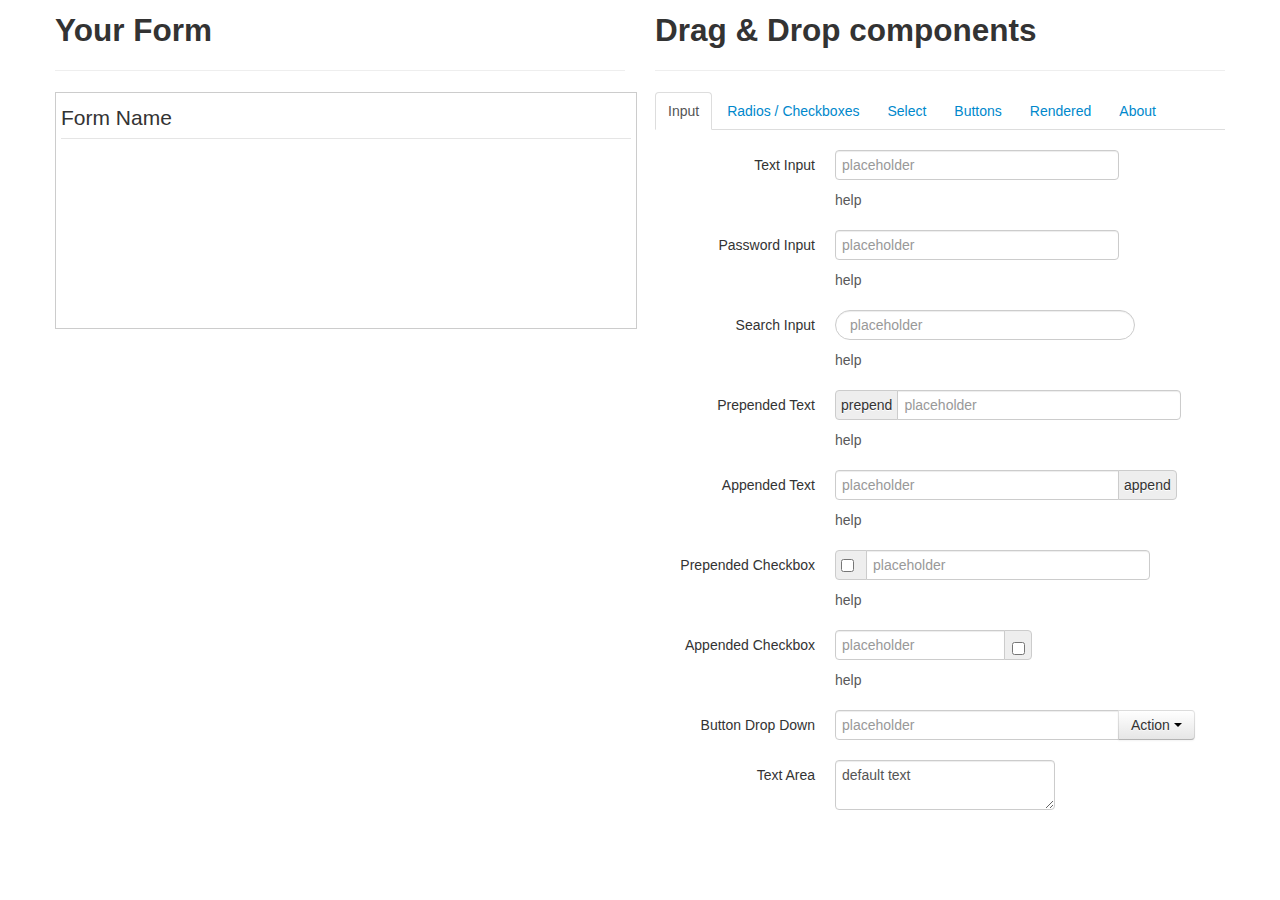
<file: plugins/form-builder/index.html>
<!DOCTYPE html>
<html lang="en">
  <head>
    <meta charset="utf-8">
    <title>Bootstrap 2 Form Builder</title>
    <meta name="viewport" content="width=device-width, initial-scale=1.0">
    <meta name="description" content="">
    <meta name="author" content="">

    <link href="assets/css/lib/bootstrap.min.css" rel="stylesheet">
    <link href="assets/css/lib/bootstrap-responsive.min.css" rel="stylesheet">
    <link href="assets/css/custom.css" rel="stylesheet">
  </head>

  <body>
    <div class="container">
      <div class="row clearfix">
        <!-- Building Form. -->
        <div class="span6">
          <div class="clearfix">
            <h2>Your Form</h2>
            <hr>
            <div id="build">
              <form id="target" class="form-horizontal">
              </form>
            </div>
          </div>
        </div>
        <!-- / Building Form. -->

        <!-- Components -->
        <div class="span6">
          <h2>Drag & Drop components</h2>
          <hr>
          <div class="tabbable">
            <ul class="nav nav-tabs" id="formtabs">
              <!-- Tab nav -->
            </ul>
            <form class="form-horizontal" id="components">
              <fieldset>
                <div class="tab-content">
                  <!-- Tabs of snippets go here -->
                </div>
              </fieldset>
            </form>
          </div>
        </div>
        <!-- / Components -->

      </div>

    </div> <!-- /container -->

    <script data-main="assets/js/main-built.js" src="assets/js/lib/require.js" ></script>

  </body>
</html>
</file>
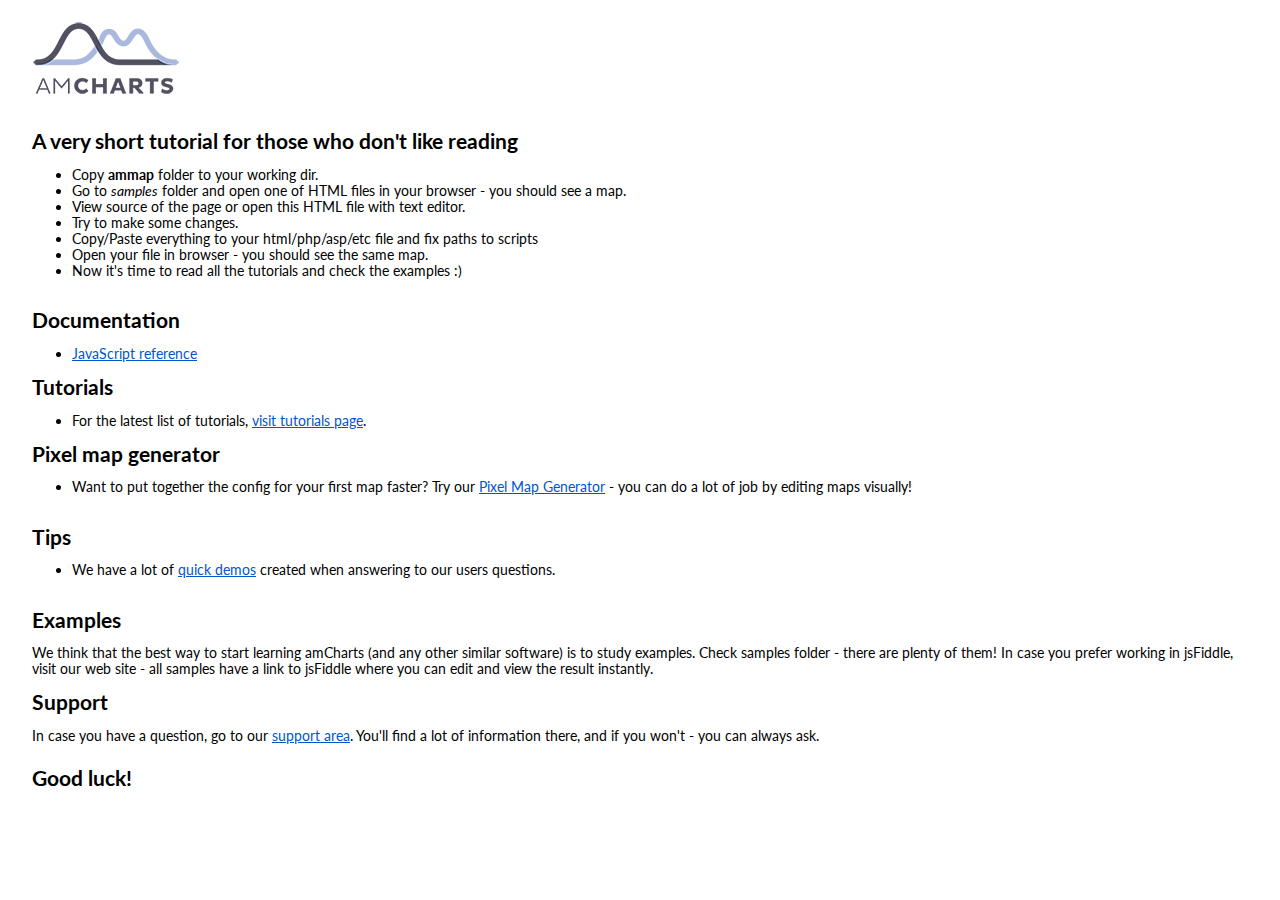
<file: plugins/maps-amcharts/index.html>
<!DOCTYPE html PUBLIC "-//W3C//DTD XHTML 1.0 Transitional//EN" "http://www.w3.org/TR/xhtml1/DTD/xhtml1-transitional.dtd">
<html xmlns="http://www.w3.org/1999/xhtml">
<head>
<title>Intro to JavaScript amMap</title>
<meta http-equiv="Content-Type" content="text/html; charset=UTF-8">
<link href="images/style.css" rel="stylesheet" type="text/css">
</head>

<body bgcolor="#FFFFFF">
    <p><img src="images/logo.png" /></p>
    <hr>
    <h2>A very short tutorial for those who don't like reading</h2>
	<ul>
	    <li>Copy <b>ammap</b> folder to your working dir.</li>
	    <li>Go to <i>samples</i> folder and open one of HTML files in your browser - you should see a map.</li>
	    <li>View source of the page or open this HTML file with text editor.</li>
	    <li>Try to make some changes.</li>
	    <li>Copy/Paste everything to your html/php/asp/etc file and fix paths to scripts</li>
	    <li>Open your file in browser - you should see the same map.</li>
	    <li>Now it's time to read all the tutorials and check the examples :)</li>
	</ul>
    <hr>
 	<h2>Documentation</h2>
	<ul><li><a href="http://docs.amcharts.com/3/javascriptmaps/">JavaScript reference</a></li></ul>

    <h2>Tutorials</h2>
	<ul>
		<li>For the latest list of tutorials, <a href="http://www.amcharts.com/tutorials/">visit tutorials page</a>.</li>
	</ul>

    <h2>Pixel map generator</h2>
	<ul>
		<li>Want to put together the config for your first map faster? Try our <a href="http://pixelmap.amcharts.com/">Pixel Map Generator</a> - you can do a lot of job by editing maps visually!</li>
	</ul>

	<hr>
    <h2>Tips</h2>
	<ul>
		<li>We have a lot of <a href="http://www.amcharts.com/tips/">quick demos</a> created when answering to our users questions.</li>
	</ul>


	<hr>

	<h2>Examples</h2>
	We think that the best way to start learning amCharts (and any other similar software) is to study examples. Check samples folder - there are plenty of them! In case you prefer working in jsFiddle, visit our web site - all samples have a link to jsFiddle where you can edit and view the result instantly.

    <h2>Support</h2>
	In case you have a question, go to our <a href="http://www.amcharts.com/support/">support area</a>. You'll find a lot of information there, and if you won't - you can always ask.
	<hr>
	<h2>Good luck!</h2>
	<hr>
</body>
</html>
</file>
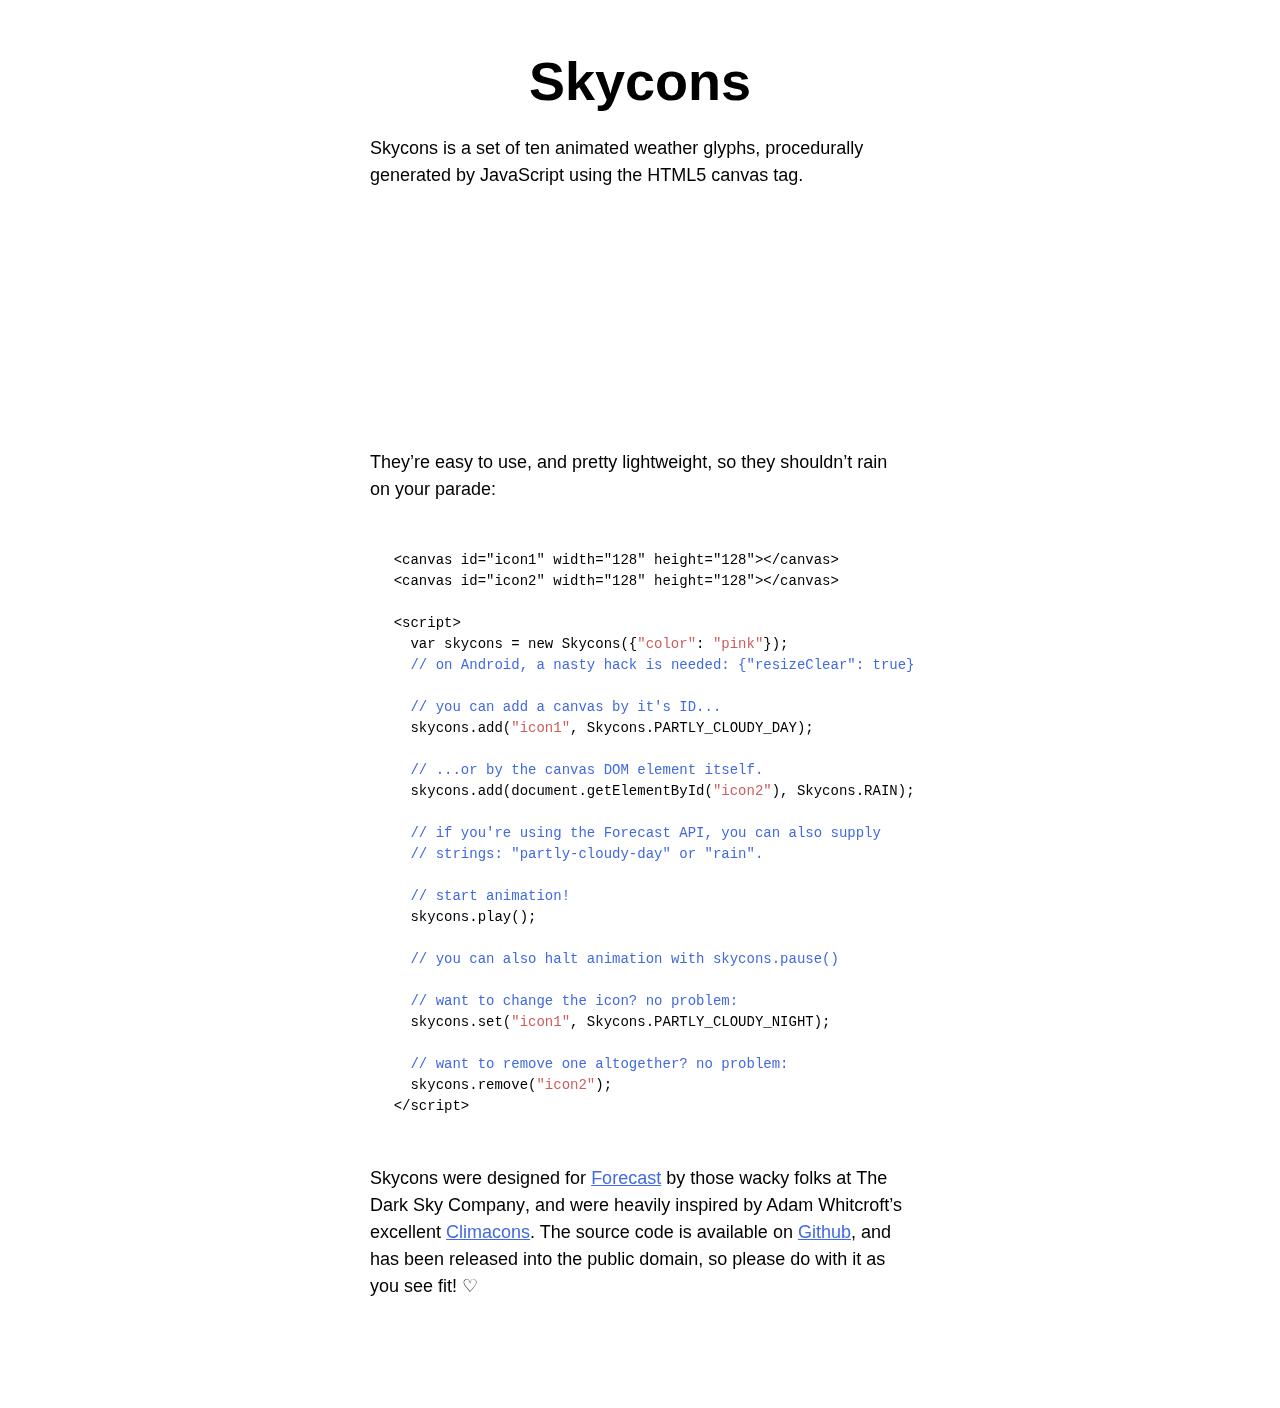
<file: plugins/skycons/index.html>
<!DOCTYPE html>
<html>
  <head>
    <title>Skycons</title>
    <meta charset="us-ascii">

    <style type="text/css">
      body {
        font: 300 112.5%/1.5em "Helvetica", "Arial", sans-serif;
        margin: 3em 3em 6em;
        padding: 0;
      }

      article {
        margin: auto;
        width: 30em;
      }

      h1 {
        font-size: 3em;
        line-height: 1em;
        text-align: center;
        margin: 0.5em 0;
      }

      p {
        margin: 1.5em 0;
      }

      figure {
        margin: 3em auto;
        width: 368px;
        height: 152px;
      }

      canvas {
        display: block;
        float: left;
        margin-left: 8px;
        margin-top: 8px;
      }

      pre {
        font: 77.8%/1.5em "Lucida Sans Typewriter", "Lucida Console", "Monaco", "Bitstream Vera Sans Mono", monospace;
        margin: 3.375em 1.6875em;
      }

      a, pre span.comment {
        color: royalblue;
      }

      a:visited, pre span.constant {
        color: indianred;
      }
    </style>
  </head>

  <body>
    <article>
      <h1>Skycons</h1>

      <p><strong>Skycons</strong> is a set of ten animated weather glyphs,
      procedurally generated by JavaScript using the HTML5 canvas tag.</p>

      <figure class="icons">
        <canvas id="clear-day" width="64" height="64">
        </canvas>

        <canvas id="clear-night" width="64" height="64">
        </canvas>

        <canvas id="partly-cloudy-day" width="64" height="64">
        </canvas>

        <canvas id="partly-cloudy-night" width="64" height="64">
        </canvas>

        <canvas id="cloudy" width="64" height="64">
        </canvas>

        <canvas id="rain" width="64" height="64">
        </canvas>

        <canvas id="sleet" width="64" height="64">
        </canvas>

        <canvas id="snow" width="64" height="64">
        </canvas>

        <canvas id="wind" width="64" height="64">
        </canvas>

        <canvas id="fog" width="64" height="64">
        </canvas>
      </figure>

      <p>They&rsquo;re easy to use, and pretty lightweight, so they
      shouldn&rsquo;t rain on your parade:</p>

      <pre>&lt;canvas id="icon1" width="128" height="128"&gt;&lt;/canvas&gt;
&lt;canvas id="icon2" width="128" height="128"&gt;&lt;/canvas&gt;

&lt;script&gt;
  var skycons = new Skycons({<span class="constant">"color"</span>: <span class="constant">"pink"</span>});
  <span class="comment">// on Android, a nasty hack is needed: {"resizeClear": true}</span>

  <span class="comment">// you can add a canvas by it's ID...</span>
  skycons.add(<span class="constant">"icon1"</span>, Skycons.PARTLY_CLOUDY_DAY);

  <span class="comment">// ...or by the canvas DOM element itself.</span>
  skycons.add(document.getElementById(<span class="constant">"icon2"</span>), Skycons.RAIN);

  <span class="comment">// if you're using the Forecast API, you can also supply
  // strings: "partly-cloudy-day" or "rain".</span>

  <span class="comment">// start animation!</span>
  skycons.play();

  <span class="comment">// you can also halt animation with skycons.pause()</span>

  <span class="comment">// want to change the icon? no problem:</span>
  skycons.set(<span class="constant">"icon1"</span>, Skycons.PARTLY_CLOUDY_NIGHT);

  <span class="comment">// want to remove one altogether? no problem:</span>
  skycons.remove(<span class="constant">"icon2"</span>);
&lt;/script&gt;</pre>

      <p>Skycons were designed for <a href="http://forecast.io/">Forecast</a>
      by those wacky folks at <strong>The Dark Sky Company</strong>, and were
      heavily inspired by Adam Whitcroft&rsquo;s excellent
      <a href="http://adamwhitcroft.com/climacons/">Climacons</a>. The source
      code is available on
      <a href="http://github.com/darkskyapp/skycons">Github</a>, and has been
      released into the public domain, so please do with it as you see fit!
      &#9825;</p>
    </article>

    <script src="skycons.js"></script>

    <script>
      var icons = new Skycons(),
          list  = [
            "clear-day", "clear-night", "partly-cloudy-day",
            "partly-cloudy-night", "cloudy", "rain", "sleet", "snow", "wind",
            "fog"
          ],
          i;

      for(i = list.length; i--; )
        icons.set(list[i], list[i]);

      icons.play();
    </script>
  </body>
</html>
</file>
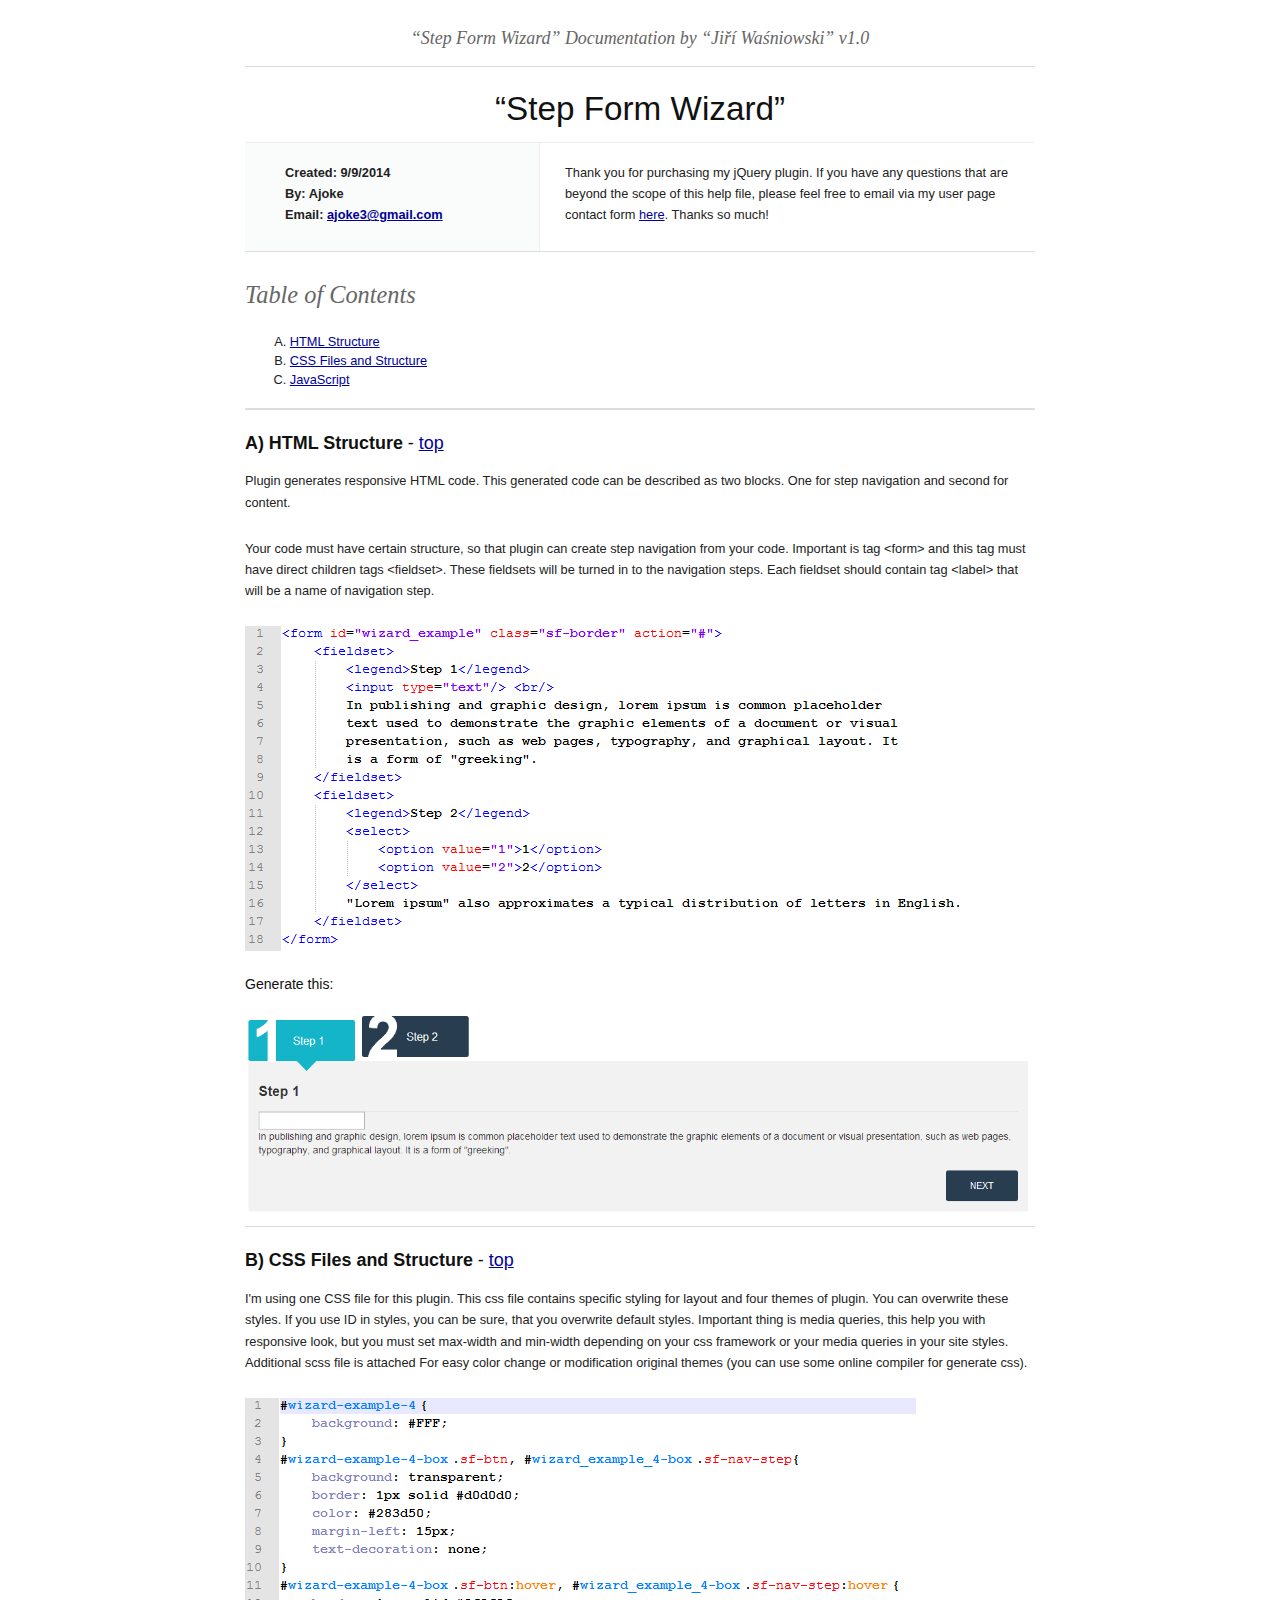
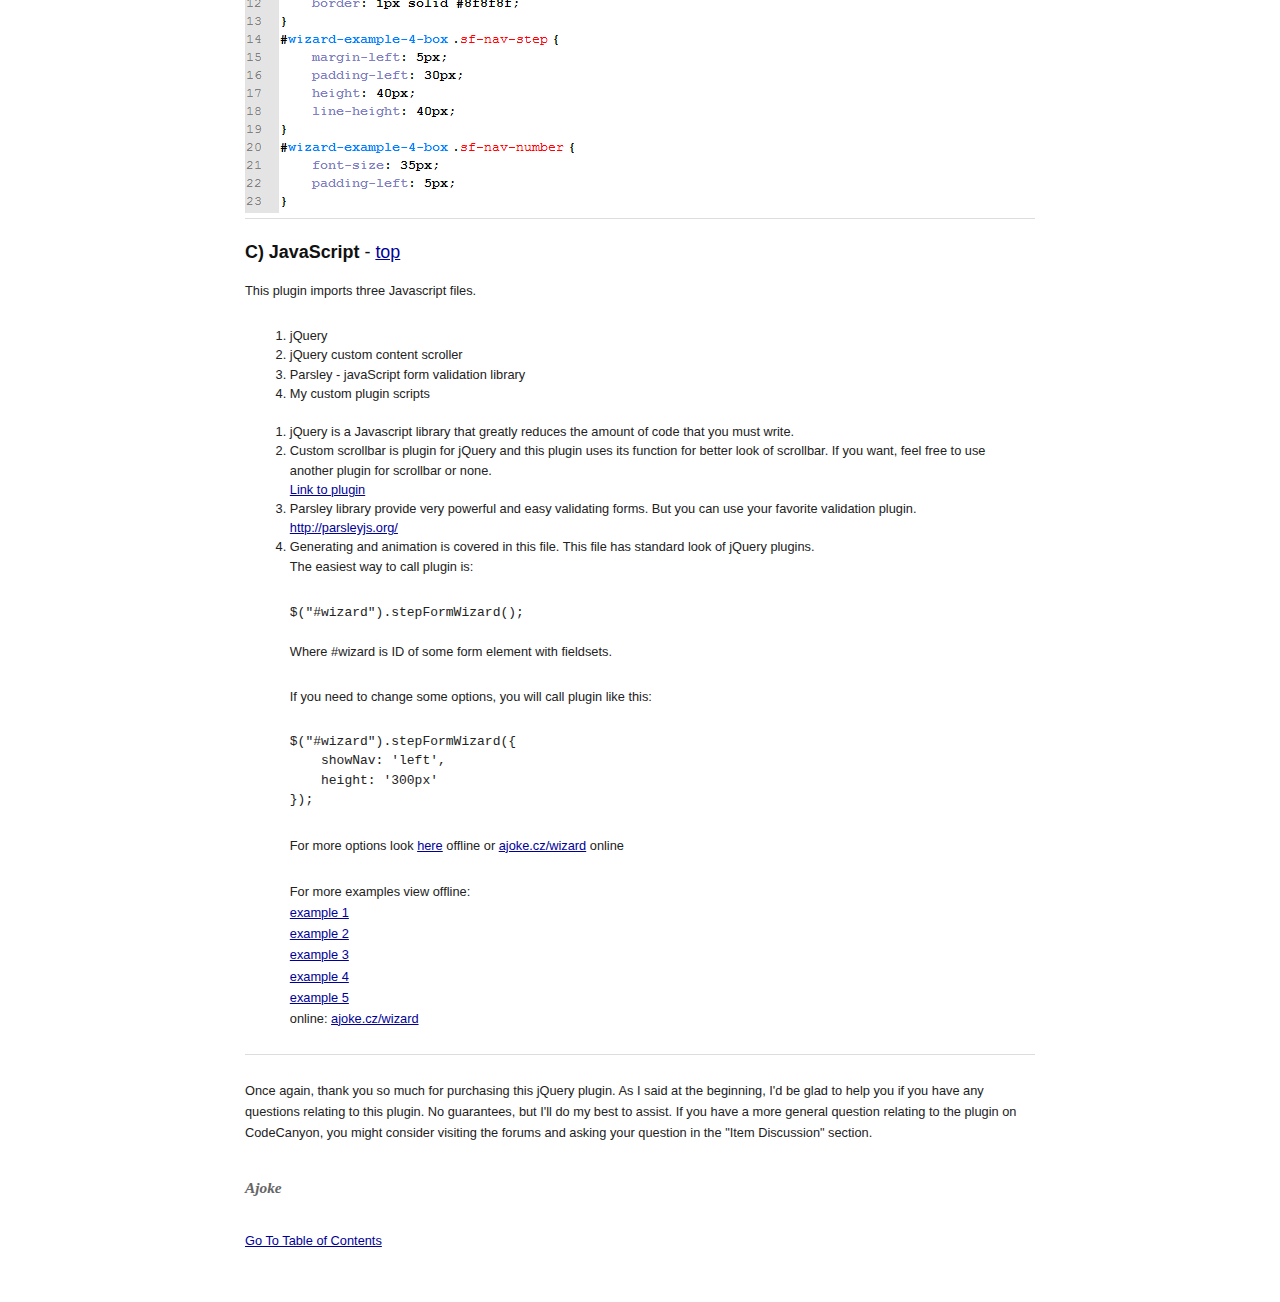
<file: plugins/step-form-wizard/index.html>
<!DOCTYPE HTML PUBLIC "-//W3C//DTD HTML 4.01//EN" "http://www.w3.org/TR/html4/strict.dtd">
<head lang="en">
    <meta http-equiv="content-type" content="text/html;charset=utf-8">
    <title>Step Form Wizard Documentation</title>
    <!-- Framework CSS -->
    <link rel="stylesheet" href="assets/blueprint-css/screen.css" type="text/css" media="screen, projection">
    <link rel="stylesheet" href="assets/blueprint-css/print.css" type="text/css" media="print">
    <!--[if lt IE 8]>
    <link rel="stylesheet" href="assets/blueprint-css/ie.css" type="text/css" media="screen, projection"><![endif]-->
    <link rel="stylesheet" href="assets/blueprint-css/plugins/fancy-type/screen.css" type="text/css"
          media="screen, projection">
    <style type="text/css" media="screen">
        p, table, hr, .box {
            margin-bottom: 25px;
        }

        .box p {
            margin-bottom: 10px;
        }
        h4 {
            margin: 20px 0;
        }
    </style>
</head>


<body>
<div class="container">

    <h3 class="center alt">&ldquo;Step Form Wizard&rdquo; Documentation by &ldquo;Jiří Waśniowski&rdquo; v1.0</h3>

    <hr>

    <h1 class="center">&ldquo;Step Form Wizard&rdquo;</h1>

    <div class="borderTop">
        <div class="span-6 colborder info prepend-1">
            <p class="prepend-top">
                <strong>
                    Created: 9/9/2014<br>
                    By: Ajoke<br>
                    Email: <a href="mailto:youremail@yourdomain.com">ajoke3@gmail.com</a>
                </strong>
            </p>
        </div>
        <!-- end div .span-6 -->

        <div class="span-12 last">
            <p class="prepend-top append-0">Thank you for purchasing my jQuery plugin. If you have any questions that
                are beyond the scope of this help file, please feel free to email via my user page contact form <a
                        href="http://codecanyon.net/user/ajoke">here</a>. Thanks so much!</p>
        </div>
    </div>
    <!-- end div .borderTop -->

    <hr>

    <h2 id="toc" class="alt">Table of Contents</h2>
    <ol class="alpha">
        <li><a href="#htmlStructure">HTML Structure</a></li>
        <li><a href="#cssFiles">CSS Files and Structure</a></li>
        <li><a href="#javascript">JavaScript</a></li>
    </ol>

    <hr>

    <h3 id="htmlStructure"><strong>A) HTML Structure</strong> - <a href="#toc">top</a></h3>

    <p>Plugin generates responsive HTML code. This generated code can be described as two blocks.
        One for step navigation and second for content.</p>
    <p>Your code must have certain structure, so that plugin can create step navigation from your code.
        Important is tag &lt;form&gt; and this tag must have direct children tags &lt;fieldset&gt;.
        These fieldsets will be turned in to the navigation steps. Each fieldset should contain tag &lt;label&gt;
        that will be a name of navigation step.</p>

    <img src="assets/img/code1.png" alt="HTML Structure for generate"/>
    <h4>Generate this:</h4>

    <img src="assets/img/exmp_step_nav.png" width="790" alt="Step navigation"/>

    <hr>

    <h3 id="cssFiles"><strong>B) CSS Files and Structure</strong> - <a href="#toc">top</a></h3>

    <p>
        I'm using one CSS file for this plugin. This css file contains specific styling for layout and four themes of plugin.
        You can overwrite these styles. If you use ID in styles, you can be sure, that you overwrite
        default styles. Important thing is media queries, this help you with responsive look, but you must set max-width and min-width
        depending on your css framework or your media queries in your site styles. <br/>
        Additional scss file is attached For easy color change or modification original themes (you can use some online compiler for generate css).
    </p>

        <img src="assets/img/overwrite_css.png" alt="Example of overwrite css"/>

    <hr>

    <h3 id="javascript"><strong>C) JavaScript</strong> - <a href="#toc">top</a></h3>

    <p>This plugin imports three Javascript files.</p>

    <ol>
        <li>jQuery</li>
        <li>jQuery custom content scroller</li>
        <li>Parsley - javaScript form validation library</li>
        <li>My custom plugin scripts</li>
    </ol>

    <ol>
        <li>jQuery is a Javascript library that greatly reduces the amount of code that you must write.</li>
        <li>
            Custom scrollbar is plugin for jQuery and this plugin uses its function for better look of scrollbar.
            If you want, feel free to use another plugin for scrollbar or none. <br/>
            <a href="http://manos.malihu.gr/jquery-custom-content-scroller/">Link to plugin</a>
        </li>
        <li>
            Parsley library provide very powerful and easy validating forms. But you can use your favorite validation plugin.<br/>
            <a href="http://parsleyjs.org/">http://parsleyjs.org/</a>
        </li>
        <li>Generating and animation is covered in this file. This file has standard look of jQuery plugins. <br/>
            <p>
                The easiest way to call plugin is:
                <pre>$("#wizard").stepFormWizard();</pre>
                Where #wizard is ID of some form element with fieldsets.
            </p>
            <p>
                If you need to change some options, you will call plugin like this:
                <pre>$("#wizard").stepFormWizard({
    showNav: 'left',
    height: '300px'
});</pre>
            </p>
            <p>For more options look <a href="options.htm">here</a> offline or <a href="http://ajoke.cz/wizard/documentation">ajoke.cz/wizard</a> online</p>
            <p>
                For more examples view offline: <br/>
                <a href="example1.htm">example 1</a> <br/>
                <a href="example2.htm">example 2</a> <br/>
                <a href="example3.htm">example 3</a> <br/>
                <a href="example4.htm">example 4</a> <br/>
                <a href="example5.htm">example 5</a> <br/>
                online: <a href="http://ajoke.cz/wizard/examples">ajoke.cz/wizard</a>
            </p>
        </li>
    </ol>

    <hr>

    <p>Once again, thank you so much for purchasing this jQuery plugin. As I said at the beginning, I'd be glad to help you if
        you have any questions relating to this plugin. No guarantees, but I'll do my best to assist. If you have a more
        general question relating to the plugin on CodeCanyon, you might consider visiting the forums and asking your
        question in the "Item Discussion" section.</p>

    <p class="append-bottom alt large"><strong>Ajoke</strong></p>

    <p><a href="#toc">Go To Table of Contents</a></p>

    <hr class="space">
</div>
<!-- end div .container -->
</body>
</html>
</file>
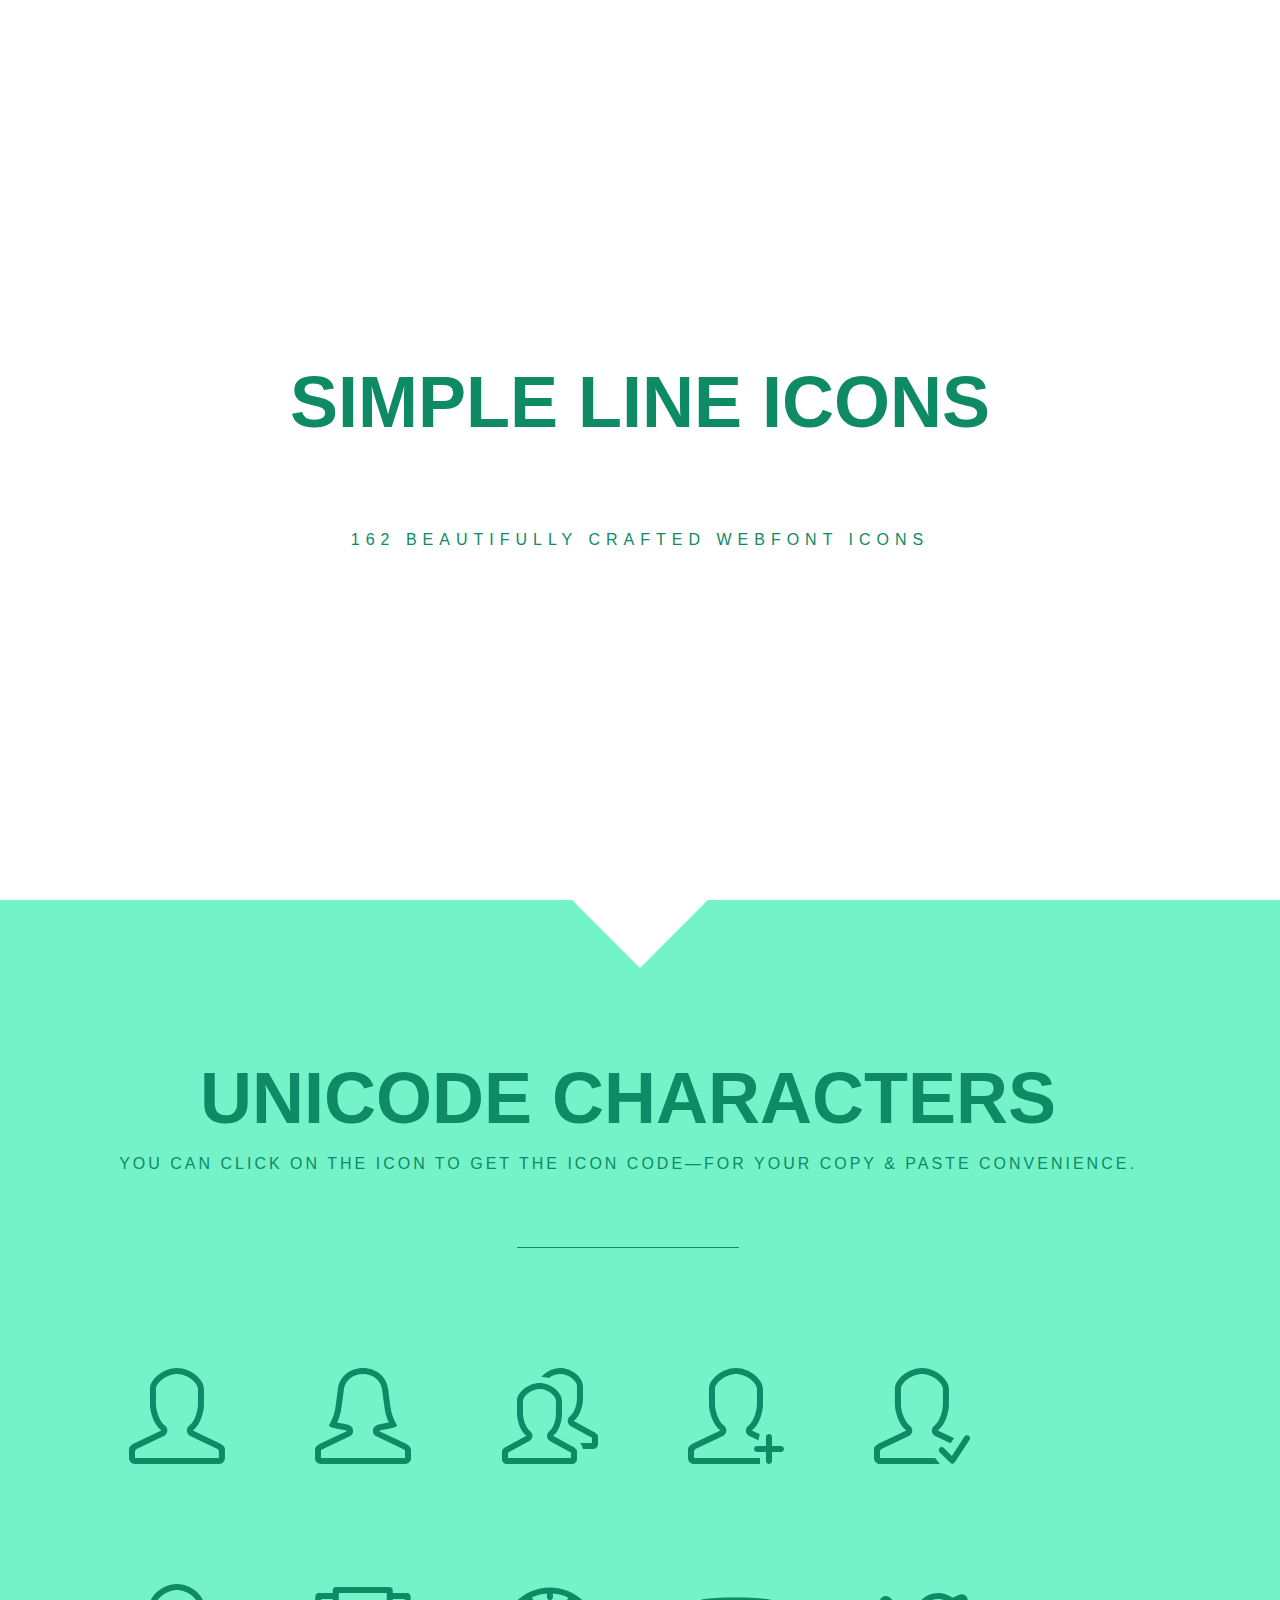
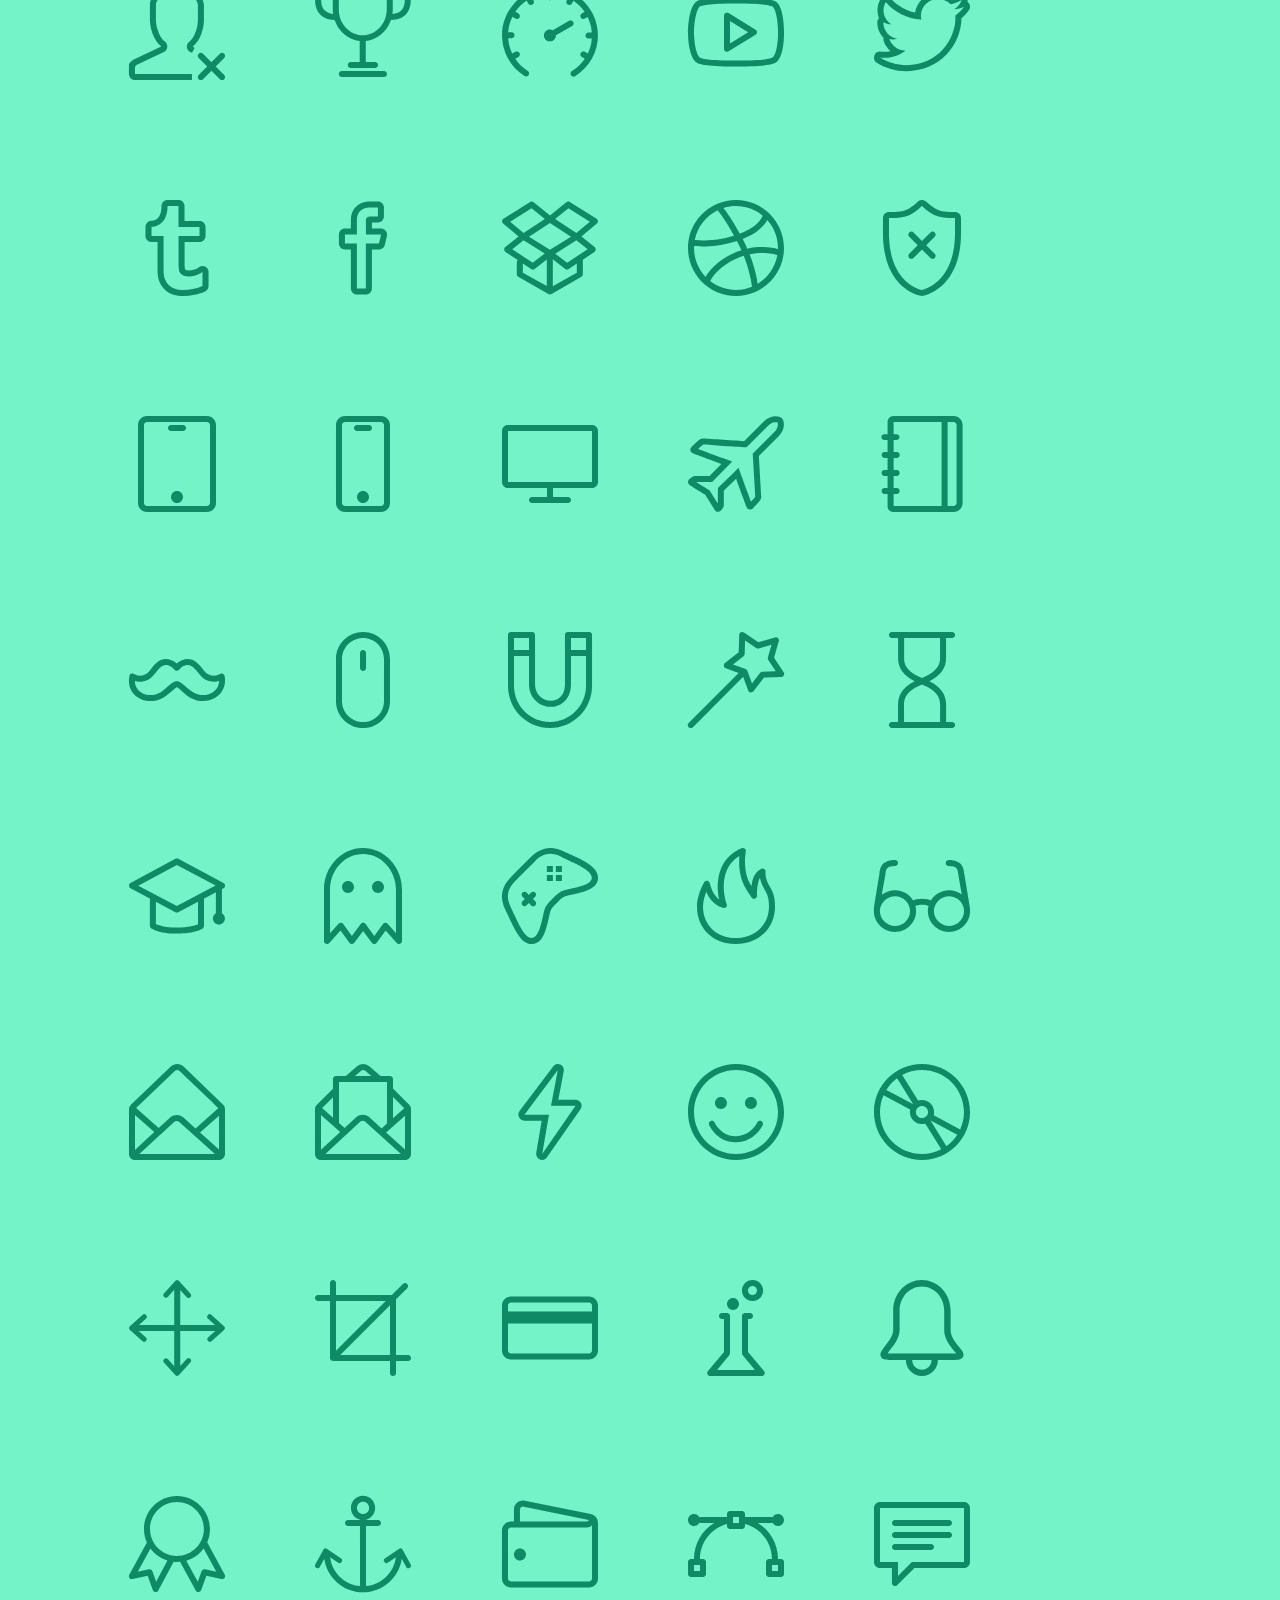
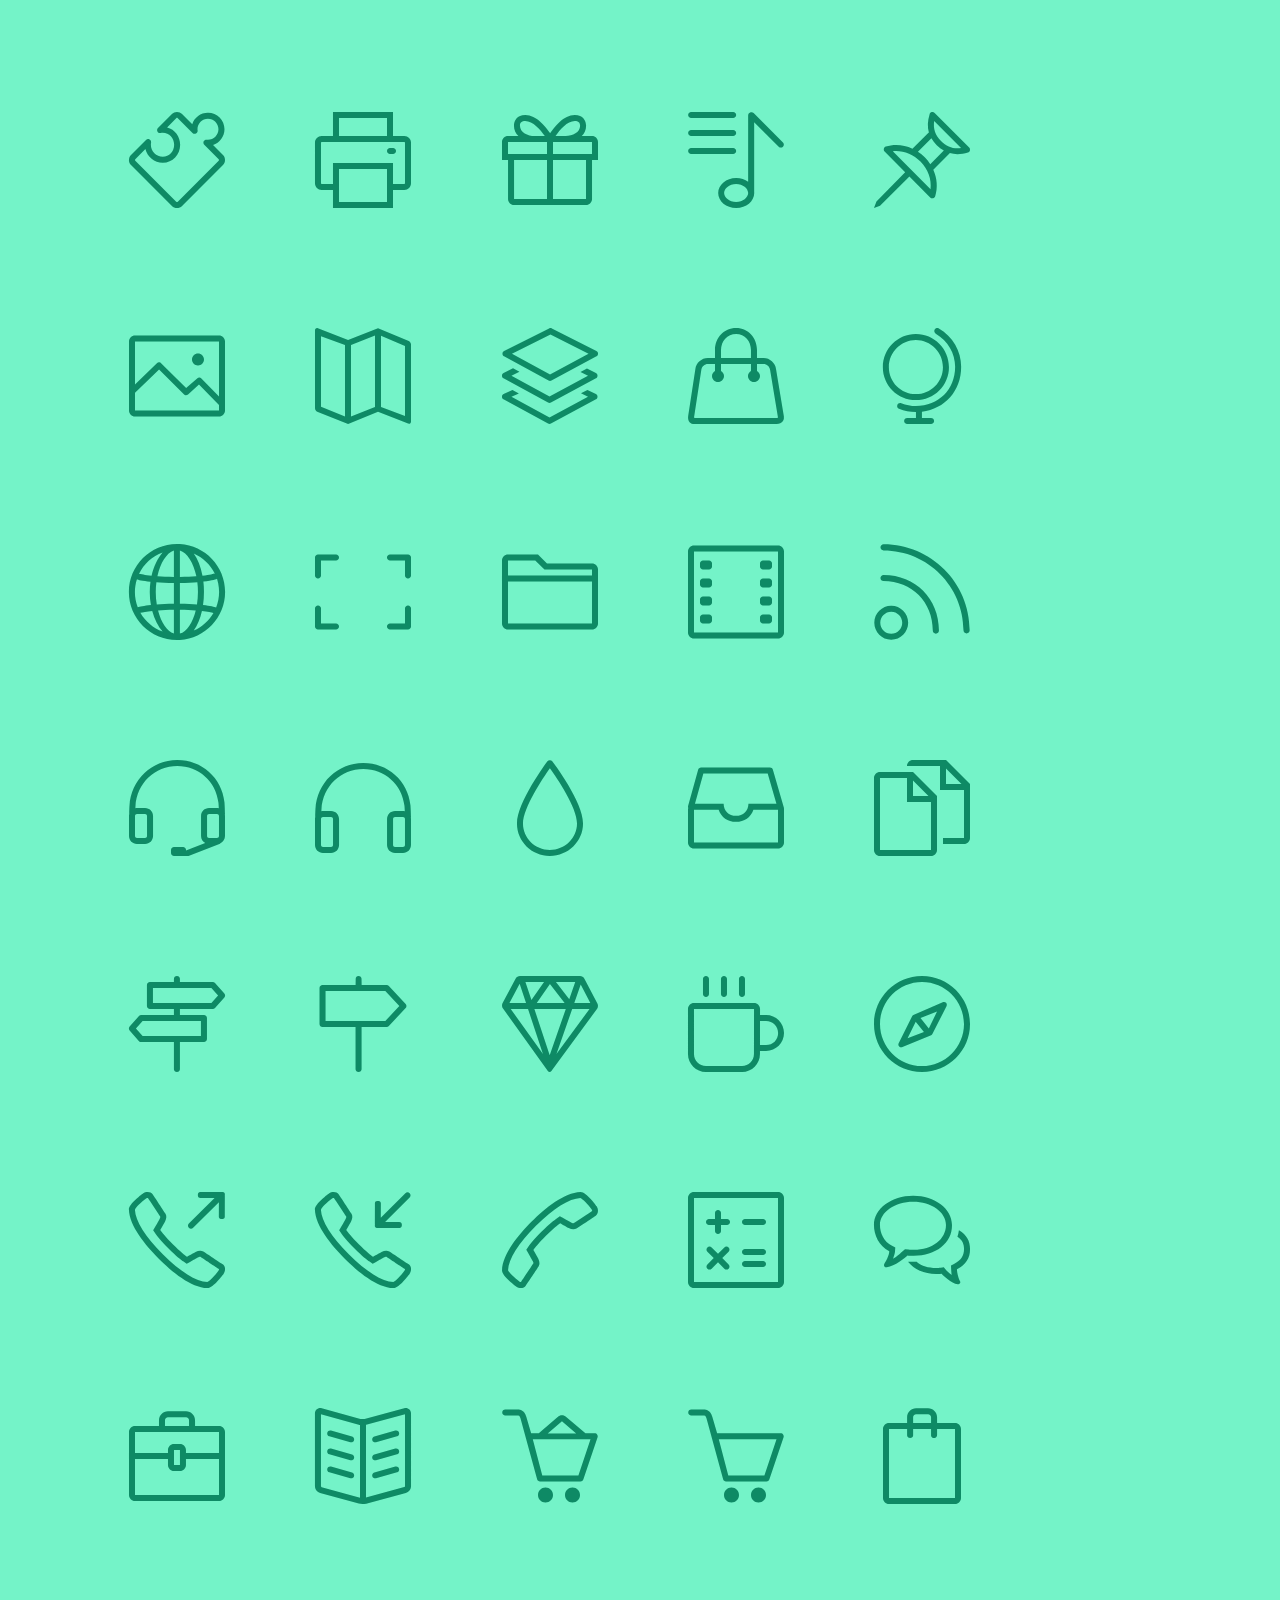
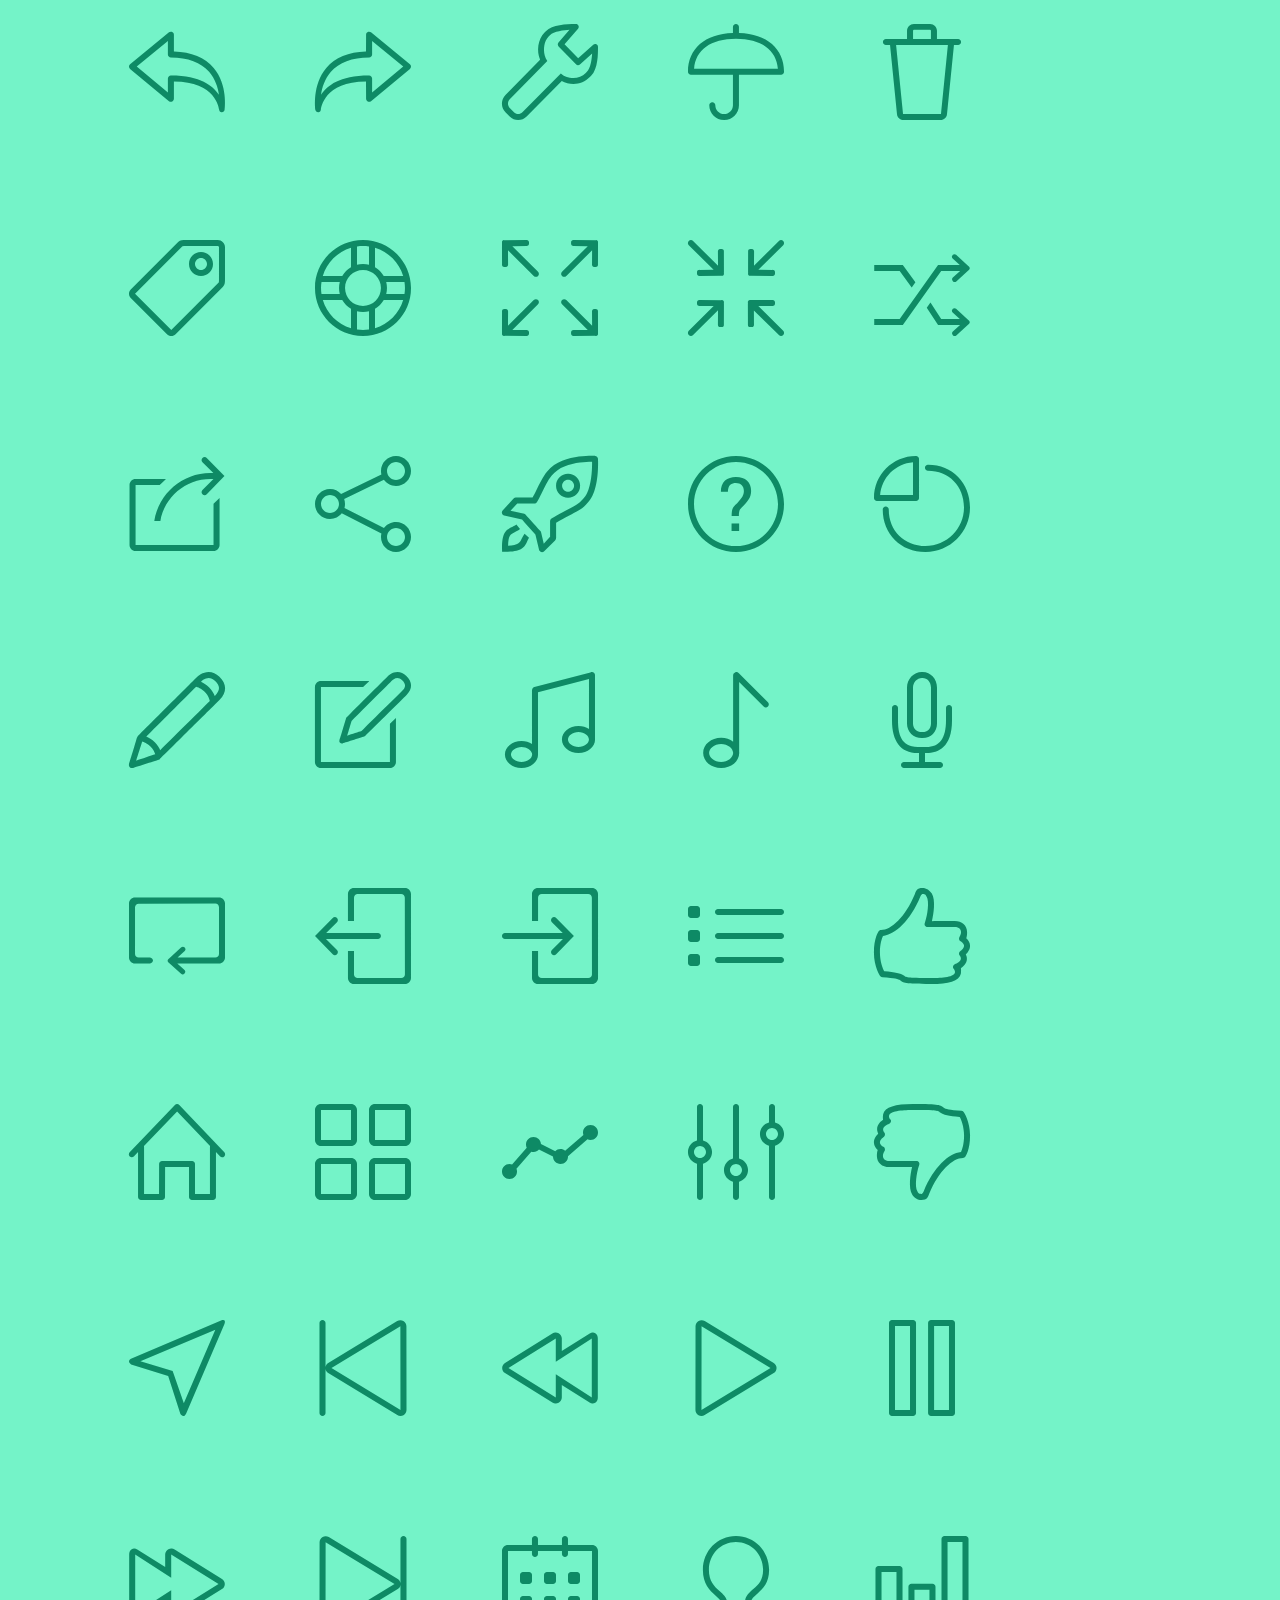
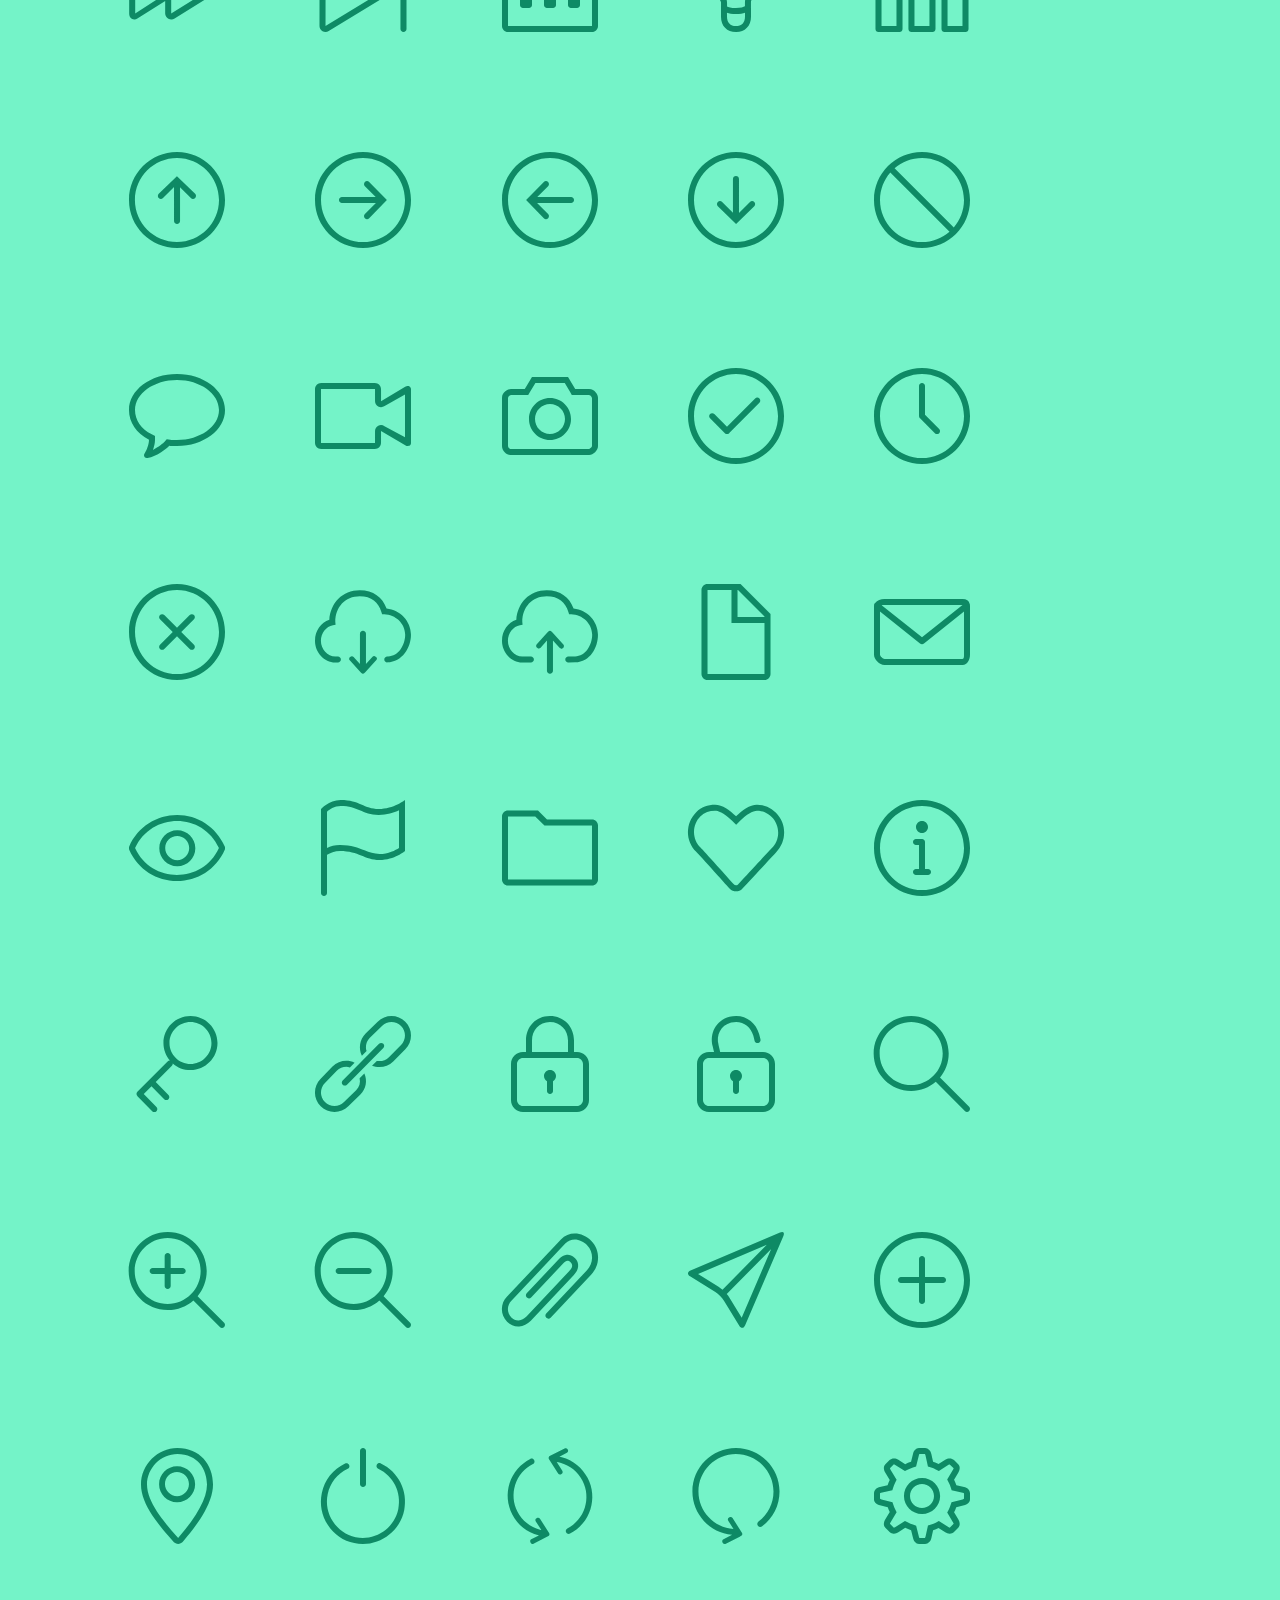
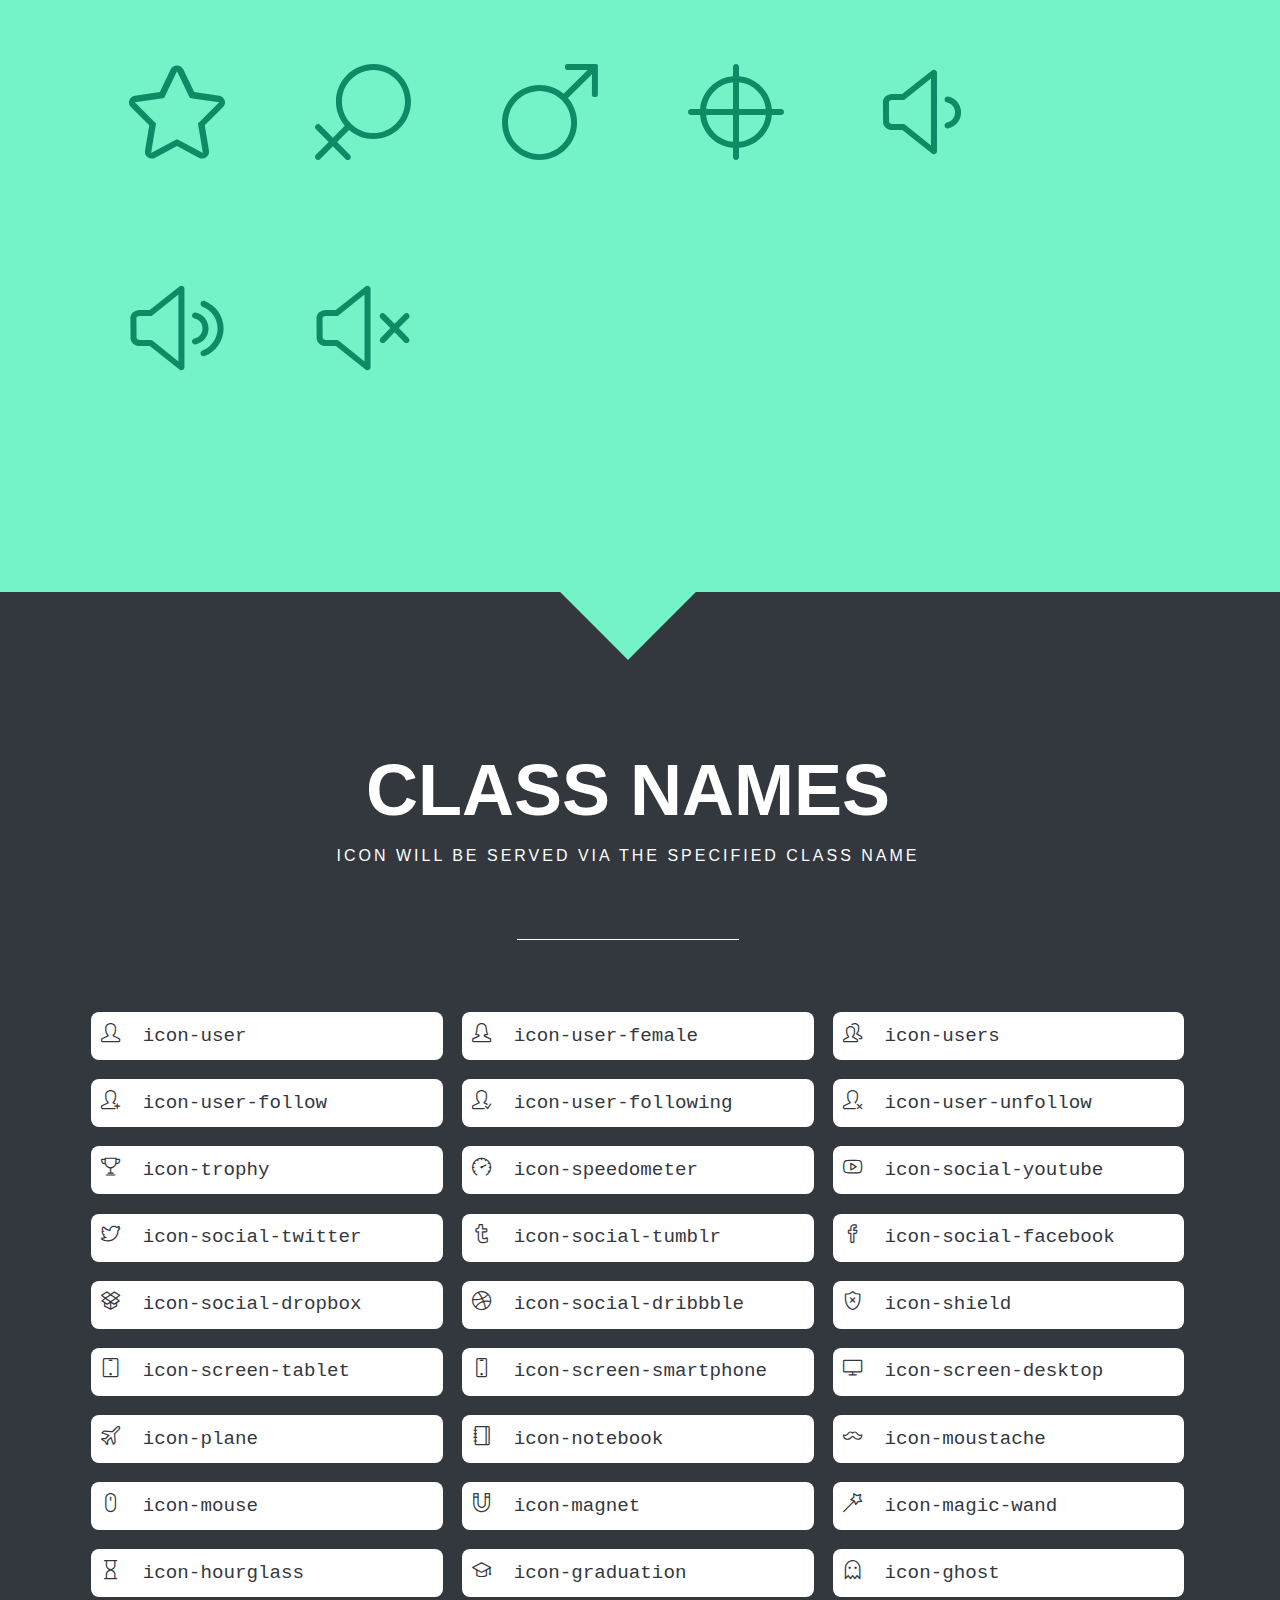
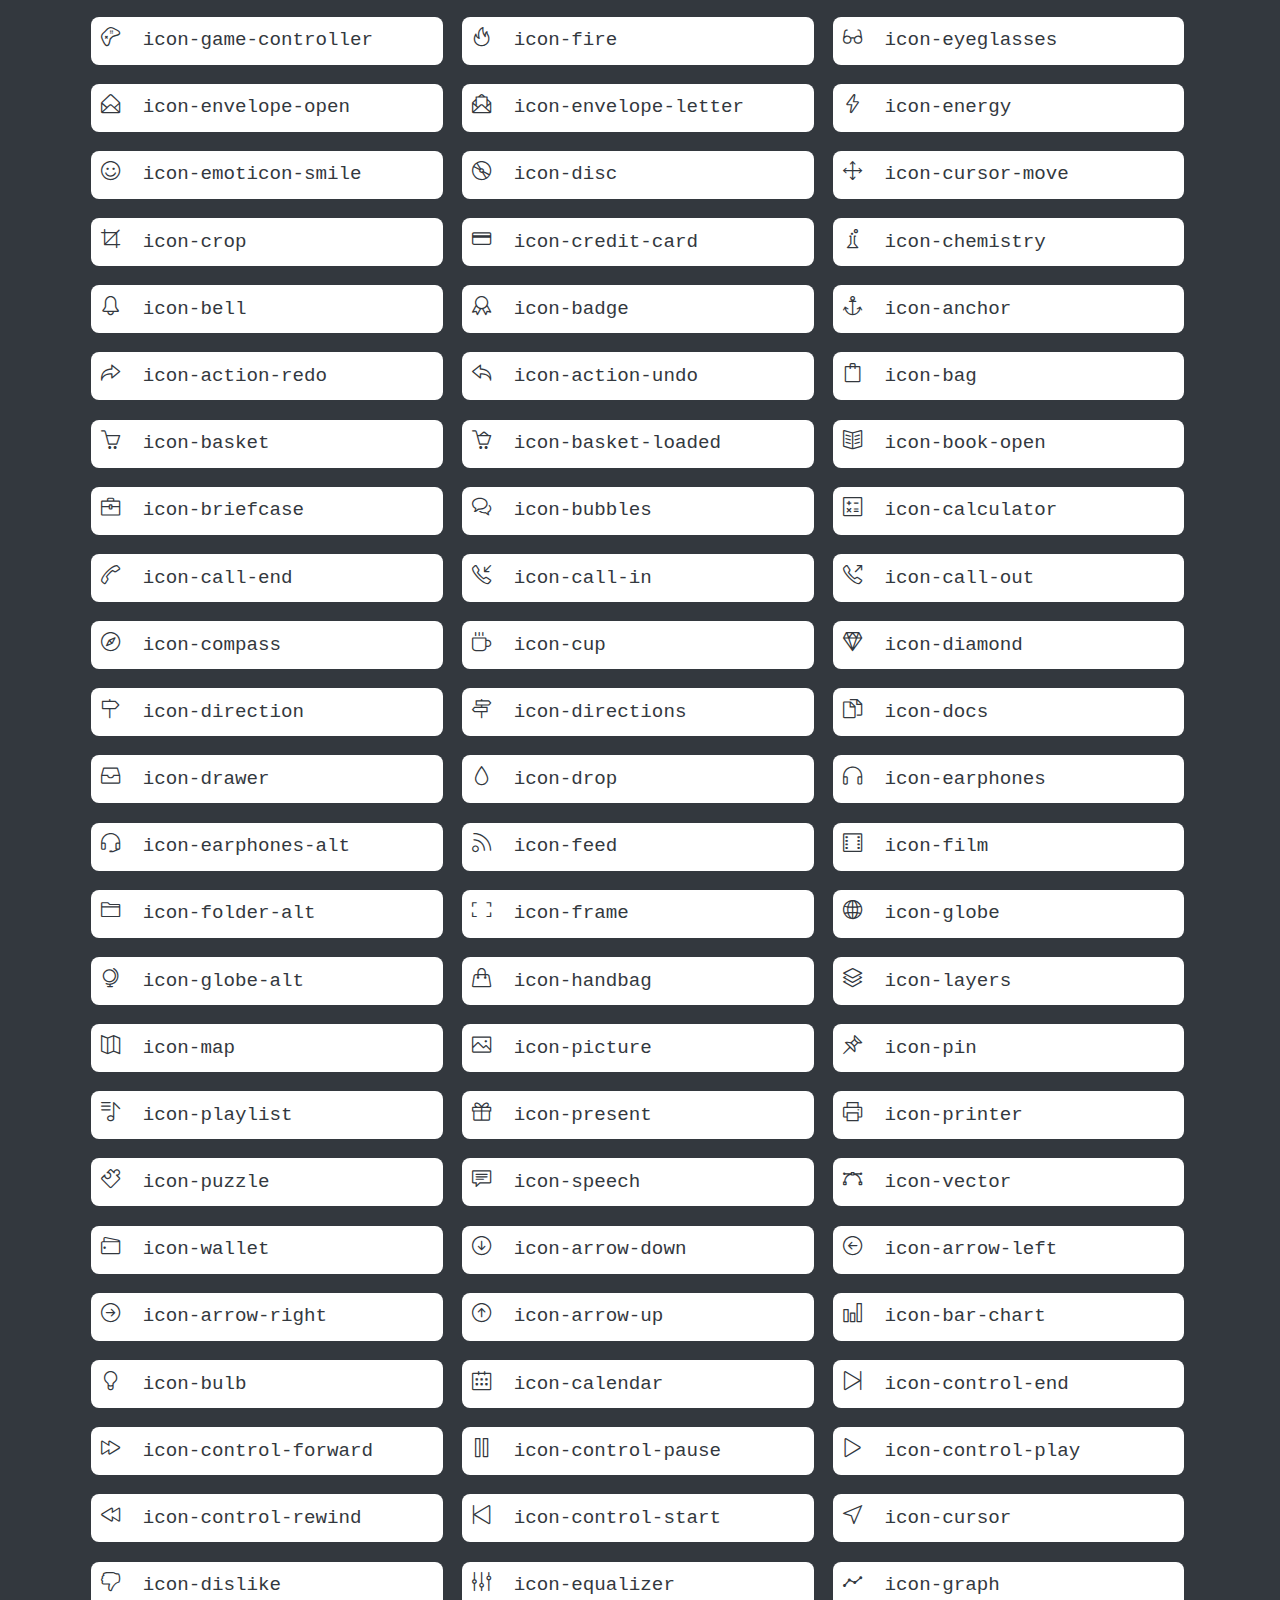
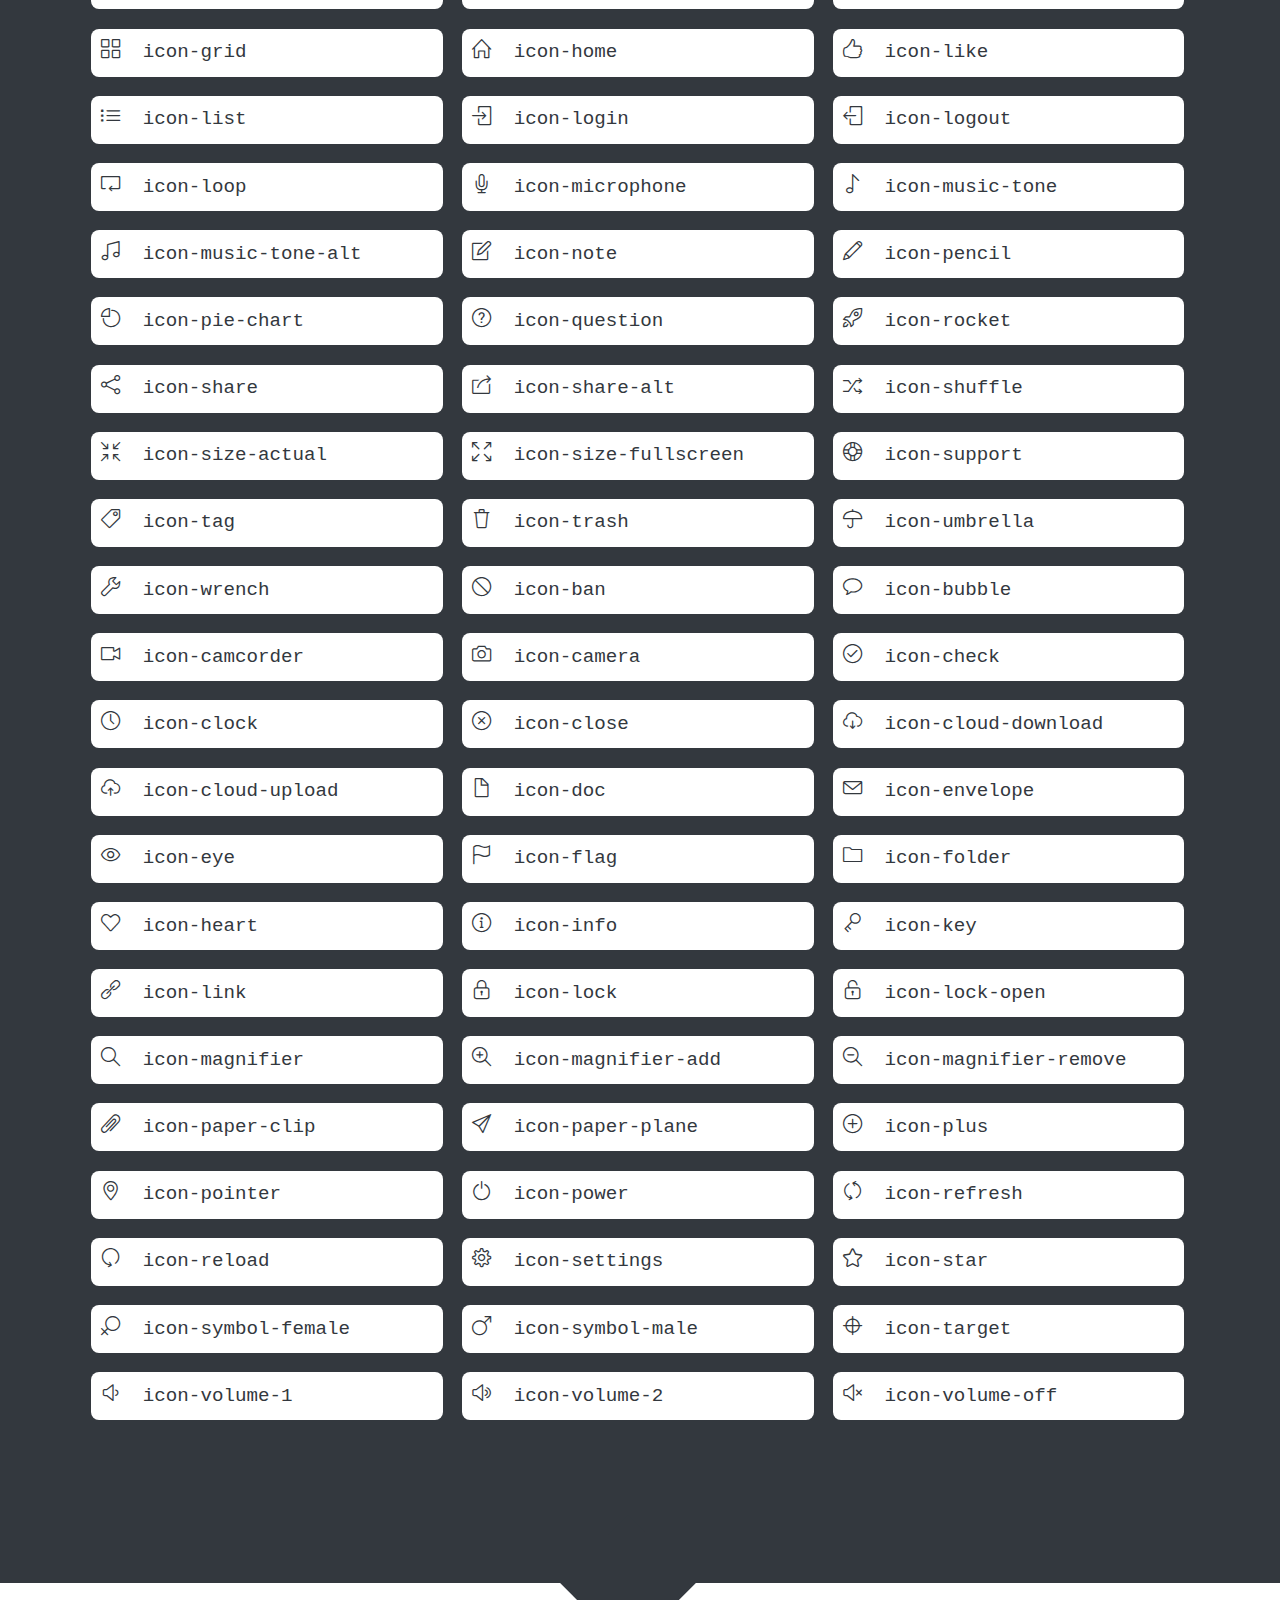
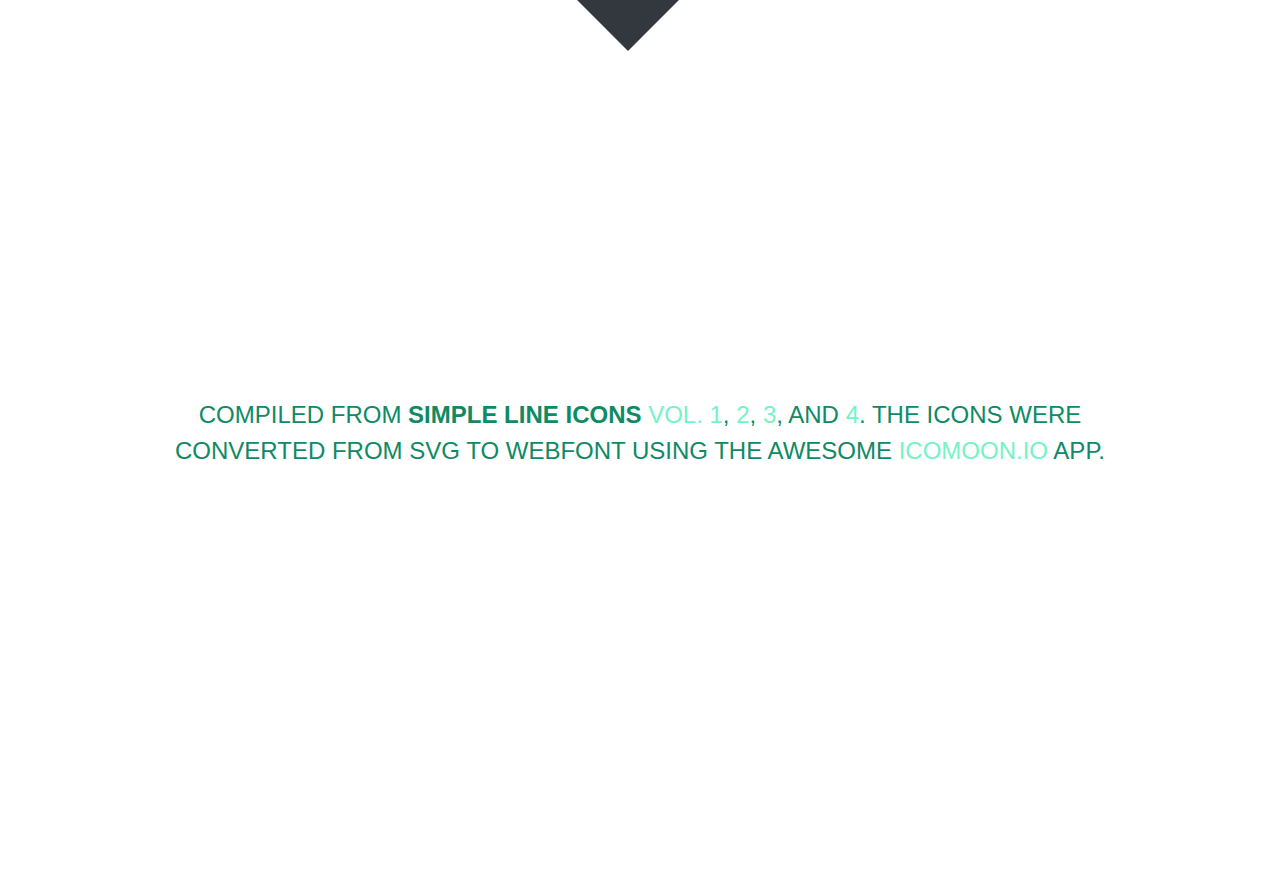
<file: css/icons/line-icons/index.html>
<!doctype html>
<html>
<head>
	<meta charset="utf-8">
	<meta name="viewport" content="width=device-width, initial-scale=1, maximum-scale=1, user-scalable=no">
	<title>Simple Line Icons</title>
	<link rel="stylesheet" href="style.css">
	<link rel="stylesheet" href="simple-line-icons.css">

	<!--[if lte IE 7]><script src="icons-lte-ie7.js"></script><![endif]-->
</head>

</head>
<body>
	<div class="page">
		<div id="wH"></div>
		<header class="masthead" id="masthead">
			<hgroup>
				<h1>Simple Line Icons</h1>
				<h2>162 beautifully crafted webfont icons</h2>
			</hgroup>
			<!--<h1>Your font contains the following glyphs</h1>
			<p>The generated SVG font can be imported back to <a href="http://icomoon.io/app">IcoMoon</a> for modification.</p>-->
		</header>

		<section class="glyphs" id="glyphs">
			<header>
				<hgroup>
					<h1>Unicode Characters</h1>
					<h2>You can click on the icon to get the icon code&mdash;for your copy &amp; paste convenience.</h2>
				</hgroup>
			</header>

			<div class="glyph">
				<span class="glyph-item mega" aria-hidden="true" data-icon="&#xe005;" data-js-prompt="&amp;#xe005;"></span>
			</div>
			<div class="glyph">
				<span class="glyph-item mega" aria-hidden="true" data-icon="&#xe000;" data-js-prompt="&amp;#xe000;"></span>
			</div>
			<div class="glyph">
				<span class="glyph-item mega" aria-hidden="true" data-icon="&#xe001;" data-js-prompt="&amp;#xe001;"></span>
			</div>
			<div class="glyph">
				<span class="glyph-item mega" aria-hidden="true" data-icon="&#xe002;" data-js-prompt="&amp;#xe002;"></span>
			</div>
			<div class="glyph">
				<span class="glyph-item mega" aria-hidden="true" data-icon="&#xe003;" data-js-prompt="&amp;#xe003;"></span>
			</div>
			<div class="glyph">
				<span class="glyph-item mega" aria-hidden="true" data-icon="&#xe004;" data-js-prompt="&amp;#xe004;"></span>
			</div>
			<div class="glyph">
				<span class="glyph-item mega" aria-hidden="true" data-icon="&#xe006;" data-js-prompt="&amp;#xe006;"></span>
			</div>
			<div class="glyph">
				<span class="glyph-item mega" aria-hidden="true" data-icon="&#xe007;" data-js-prompt="&amp;#xe007;"></span>
			</div>
			<div class="glyph">
				<span class="glyph-item mega" aria-hidden="true" data-icon="&#xe008;" data-js-prompt="&amp;#xe008;"></span>
			</div>
			<div class="glyph">
				<span class="glyph-item mega" aria-hidden="true" data-icon="&#xe009;" data-js-prompt="&amp;#xe009;"></span>
			</div>
			<div class="glyph">
				<span class="glyph-item mega" aria-hidden="true" data-icon="&#xe00a;" data-js-prompt="&amp;#xe00a;"></span>
			</div>
			<div class="glyph">
				<span class="glyph-item mega" aria-hidden="true" data-icon="&#xe00b;" data-js-prompt="&amp;#xe00b;"></span>
			</div>
			<div class="glyph">
				<span class="glyph-item mega" aria-hidden="true" data-icon="&#xe00c;" data-js-prompt="&amp;#xe00c;"></span>
			</div>
			<div class="glyph">
				<span class="glyph-item mega" aria-hidden="true" data-icon="&#xe00d;" data-js-prompt="&amp;#xe00d;"></span>
			</div>
			<div class="glyph">
				<span class="glyph-item mega" aria-hidden="true" data-icon="&#xe00e;" data-js-prompt="&amp;#xe00e;"></span>
			</div>
			<div class="glyph">
				<span class="glyph-item mega" aria-hidden="true" data-icon="&#xe00f;" data-js-prompt="&amp;#xe00f;"></span>
			</div>
			<div class="glyph">
				<span class="glyph-item mega" aria-hidden="true" data-icon="&#xe010;" data-js-prompt="&amp;#xe010;"></span>
			</div>
			<div class="glyph">
				<span class="glyph-item mega" aria-hidden="true" data-icon="&#xe011;" data-js-prompt="&amp;#xe011;"></span>
			</div>
			<div class="glyph">
				<span class="glyph-item mega" aria-hidden="true" data-icon="&#xe012;" data-js-prompt="&amp;#xe012;"></span>
			</div>
			<div class="glyph">
				<span class="glyph-item mega" aria-hidden="true" data-icon="&#xe013;" data-js-prompt="&amp;#xe013;"></span>
			</div>
			<div class="glyph">
				<span class="glyph-item mega" aria-hidden="true" data-icon="&#xe014;" data-js-prompt="&amp;#xe014;"></span>
			</div>
			<div class="glyph">
				<span class="glyph-item mega" aria-hidden="true" data-icon="&#xe015;" data-js-prompt="&amp;#xe015;"></span>
			</div>
			<div class="glyph">
				<span class="glyph-item mega" aria-hidden="true" data-icon="&#xe016;" data-js-prompt="&amp;#xe016;"></span>
			</div>
			<div class="glyph">
				<span class="glyph-item mega" aria-hidden="true" data-icon="&#xe017;" data-js-prompt="&amp;#xe017;"></span>
			</div>
			<div class="glyph">
				<span class="glyph-item mega" aria-hidden="true" data-icon="&#xe018;" data-js-prompt="&amp;#xe018;"></span>
			</div>
			<div class="glyph">
				<span class="glyph-item mega" aria-hidden="true" data-icon="&#xe019;" data-js-prompt="&amp;#xe019;"></span>
			</div>
			<div class="glyph">
				<span class="glyph-item mega" aria-hidden="true" data-icon="&#xe01a;" data-js-prompt="&amp;#xe01a;"></span>
			</div>
			<div class="glyph">
				<span class="glyph-item mega" aria-hidden="true" data-icon="&#xe01b;" data-js-prompt="&amp;#xe01b;"></span>
			</div>
			<div class="glyph">
				<span class="glyph-item mega" aria-hidden="true" data-icon="&#xe01c;" data-js-prompt="&amp;#xe01c;"></span>
			</div>
			<div class="glyph">
				<span class="glyph-item mega" aria-hidden="true" data-icon="&#xe01d;" data-js-prompt="&amp;#xe01d;"></span>
			</div>
			<div class="glyph">
				<span class="glyph-item mega" aria-hidden="true" data-icon="&#xe01e;" data-js-prompt="&amp;#xe01e;"></span>
			</div>
			<div class="glyph">
				<span class="glyph-item mega" aria-hidden="true" data-icon="&#xe01f;" data-js-prompt="&amp;#xe01f;"></span>
			</div>
			<div class="glyph">
				<span class="glyph-item mega" aria-hidden="true" data-icon="&#xe020;" data-js-prompt="&amp;#xe020;"></span>
			</div>
			<div class="glyph">
				<span class="glyph-item mega" aria-hidden="true" data-icon="&#xe021;" data-js-prompt="&amp;#xe021;"></span>
			</div>
			<div class="glyph">
				<span class="glyph-item mega" aria-hidden="true" data-icon="&#xe022;" data-js-prompt="&amp;#xe022;"></span>
			</div>
			<div class="glyph">
				<span class="glyph-item mega" aria-hidden="true" data-icon="&#xe023;" data-js-prompt="&amp;#xe023;"></span>
			</div>
			<div class="glyph">
				<span class="glyph-item mega" aria-hidden="true" data-icon="&#xe024;" data-js-prompt="&amp;#xe024;"></span>
			</div>
			<div class="glyph">
				<span class="glyph-item mega" aria-hidden="true" data-icon="&#xe025;" data-js-prompt="&amp;#xe025;"></span>
			</div>
			<div class="glyph">
				<span class="glyph-item mega" aria-hidden="true" data-icon="&#xe026;" data-js-prompt="&amp;#xe026;"></span>
			</div>
			<div class="glyph">
				<span class="glyph-item mega" aria-hidden="true" data-icon="&#xe027;" data-js-prompt="&amp;#xe027;"></span>
			</div>
			<div class="glyph">
				<span class="glyph-item mega" aria-hidden="true" data-icon="&#xe028;" data-js-prompt="&amp;#xe028;"></span>
			</div>
			<div class="glyph">
				<span class="glyph-item mega" aria-hidden="true" data-icon="&#xe029;" data-js-prompt="&amp;#xe029;"></span>
			</div>
			<div class="glyph">
				<span class="glyph-item mega" aria-hidden="true" data-icon="&#xe02a;" data-js-prompt="&amp;#xe02a;"></span>
			</div>
			<div class="glyph">
				<span class="glyph-item mega" aria-hidden="true" data-icon="&#xe02b;" data-js-prompt="&amp;#xe02b;"></span>
			</div>
			<div class="glyph">
				<span class="glyph-item mega" aria-hidden="true" data-icon="&#xe02c;" data-js-prompt="&amp;#xe02c;"></span>
			</div>
			<div class="glyph">
				<span class="glyph-item mega" aria-hidden="true" data-icon="&#xe02d;" data-js-prompt="&amp;#xe02d;"></span>
			</div>
			<div class="glyph">
				<span class="glyph-item mega" aria-hidden="true" data-icon="&#xe02e;" data-js-prompt="&amp;#xe02e;"></span>
			</div>
			<div class="glyph">
				<span class="glyph-item mega" aria-hidden="true" data-icon="&#xe02f;" data-js-prompt="&amp;#xe02f;"></span>
			</div>
			<div class="glyph">
				<span class="glyph-item mega" aria-hidden="true" data-icon="&#xe030;" data-js-prompt="&amp;#xe030;"></span>
			</div>
			<div class="glyph">
				<span class="glyph-item mega" aria-hidden="true" data-icon="&#xe031;" data-js-prompt="&amp;#xe031;"></span>
			</div>
			<div class="glyph">
				<span class="glyph-item mega" aria-hidden="true" data-icon="&#xe032;" data-js-prompt="&amp;#xe032;"></span>
			</div>
			<div class="glyph">
				<span class="glyph-item mega" aria-hidden="true" data-icon="&#xe033;" data-js-prompt="&amp;#xe033;"></span>
			</div>
			<div class="glyph">
				<span class="glyph-item mega" aria-hidden="true" data-icon="&#xe034;" data-js-prompt="&amp;#xe034;"></span>
			</div>
			<div class="glyph">
				<span class="glyph-item mega" aria-hidden="true" data-icon="&#xe035;" data-js-prompt="&amp;#xe035;"></span>
			</div>
			<div class="glyph">
				<span class="glyph-item mega" aria-hidden="true" data-icon="&#xe036;" data-js-prompt="&amp;#xe036;"></span>
			</div>
			<div class="glyph">
				<span class="glyph-item mega" aria-hidden="true" data-icon="&#xe037;" data-js-prompt="&amp;#xe037;"></span>
			</div>
			<div class="glyph">
				<span class="glyph-item mega" aria-hidden="true" data-icon="&#xe038;" data-js-prompt="&amp;#xe038;"></span>
			</div>
			<div class="glyph">
				<span class="glyph-item mega" aria-hidden="true" data-icon="&#xe039;" data-js-prompt="&amp;#xe039;"></span>
			</div>
			<div class="glyph">
				<span class="glyph-item mega" aria-hidden="true" data-icon="&#xe03a;" data-js-prompt="&amp;#xe03a;"></span>
			</div>
			<div class="glyph">
				<span class="glyph-item mega" aria-hidden="true" data-icon="&#xe03b;" data-js-prompt="&amp;#xe03b;"></span>
			</div>
			<div class="glyph">
				<span class="glyph-item mega" aria-hidden="true" data-icon="&#xe03c;" data-js-prompt="&amp;#xe03c;"></span>
			</div>
			<div class="glyph">
				<span class="glyph-item mega" aria-hidden="true" data-icon="&#xe03d;" data-js-prompt="&amp;#xe03d;"></span>
			</div>
			<div class="glyph">
				<span class="glyph-item mega" aria-hidden="true" data-icon="&#xe03e;" data-js-prompt="&amp;#xe03e;"></span>
			</div>
			<div class="glyph">
				<span class="glyph-item mega" aria-hidden="true" data-icon="&#xe03f;" data-js-prompt="&amp;#xe03f;"></span>
			</div>
			<div class="glyph">
				<span class="glyph-item mega" aria-hidden="true" data-icon="&#xe040;" data-js-prompt="&amp;#xe040;"></span>
			</div>
			<div class="glyph">
				<span class="glyph-item mega" aria-hidden="true" data-icon="&#xe041;" data-js-prompt="&amp;#xe041;"></span>
			</div>
			<div class="glyph">
				<span class="glyph-item mega" aria-hidden="true" data-icon="&#xe042;" data-js-prompt="&amp;#xe042;"></span>
			</div>
			<div class="glyph">
				<span class="glyph-item mega" aria-hidden="true" data-icon="&#xe043;" data-js-prompt="&amp;#xe043;"></span>
			</div>
			<div class="glyph">
				<span class="glyph-item mega" aria-hidden="true" data-icon="&#xe044;" data-js-prompt="&amp;#xe044;"></span>
			</div>
			<div class="glyph">
				<span class="glyph-item mega" aria-hidden="true" data-icon="&#xe045;" data-js-prompt="&amp;#xe045;"></span>
			</div>
			<div class="glyph">
				<span class="glyph-item mega" aria-hidden="true" data-icon="&#xe046;" data-js-prompt="&amp;#xe046;"></span>
			</div>
			<div class="glyph">
				<span class="glyph-item mega" aria-hidden="true" data-icon="&#xe047;" data-js-prompt="&amp;#xe047;"></span>
			</div>
			<div class="glyph">
				<span class="glyph-item mega" aria-hidden="true" data-icon="&#xe048;" data-js-prompt="&amp;#xe048;"></span>
			</div>
			<div class="glyph">
				<span class="glyph-item mega" aria-hidden="true" data-icon="&#xe049;" data-js-prompt="&amp;#xe049;"></span>
			</div>
			<div class="glyph">
				<span class="glyph-item mega" aria-hidden="true" data-icon="&#xe04a;" data-js-prompt="&amp;#xe04a;"></span>
			</div>
			<div class="glyph">
				<span class="glyph-item mega" aria-hidden="true" data-icon="&#xe04b;" data-js-prompt="&amp;#xe04b;"></span>
			</div>
			<div class="glyph">
				<span class="glyph-item mega" aria-hidden="true" data-icon="&#xe04c;" data-js-prompt="&amp;#xe04c;"></span>
			</div>
			<div class="glyph">
				<span class="glyph-item mega" aria-hidden="true" data-icon="&#xe04d;" data-js-prompt="&amp;#xe04d;"></span>
			</div>
			<div class="glyph">
				<span class="glyph-item mega" aria-hidden="true" data-icon="&#xe04e;" data-js-prompt="&amp;#xe04e;"></span>
			</div>
			<div class="glyph">
				<span class="glyph-item mega" aria-hidden="true" data-icon="&#xe04f;" data-js-prompt="&amp;#xe04f;"></span>
			</div>
			<div class="glyph">
				<span class="glyph-item mega" aria-hidden="true" data-icon="&#xe050;" data-js-prompt="&amp;#xe050;"></span>
			</div>
			<div class="glyph">
				<span class="glyph-item mega" aria-hidden="true" data-icon="&#xe051;" data-js-prompt="&amp;#xe051;"></span>
			</div>
			<div class="glyph">
				<span class="glyph-item mega" aria-hidden="true" data-icon="&#xe052;" data-js-prompt="&amp;#xe052;"></span>
			</div>
			<div class="glyph">
				<span class="glyph-item mega" aria-hidden="true" data-icon="&#xe053;" data-js-prompt="&amp;#xe053;"></span>
			</div>
			<div class="glyph">
				<span class="glyph-item mega" aria-hidden="true" data-icon="&#xe054;" data-js-prompt="&amp;#xe054;"></span>
			</div>
			<div class="glyph">
				<span class="glyph-item mega" aria-hidden="true" data-icon="&#xe055;" data-js-prompt="&amp;#xe055;"></span>
			</div>
			<div class="glyph">
				<span class="glyph-item mega" aria-hidden="true" data-icon="&#xe056;" data-js-prompt="&amp;#xe056;"></span>
			</div>
			<div class="glyph">
				<span class="glyph-item mega" aria-hidden="true" data-icon="&#xe057;" data-js-prompt="&amp;#xe057;"></span>
			</div>
			<div class="glyph">
				<span class="glyph-item mega" aria-hidden="true" data-icon="&#xe058;" data-js-prompt="&amp;#xe058;"></span>
			</div>
			<div class="glyph">
				<span class="glyph-item mega" aria-hidden="true" data-icon="&#xe059;" data-js-prompt="&amp;#xe059;"></span>
			</div>
			<div class="glyph">
				<span class="glyph-item mega" aria-hidden="true" data-icon="&#xe05a;" data-js-prompt="&amp;#xe05a;"></span>
			</div>
			<div class="glyph">
				<span class="glyph-item mega" aria-hidden="true" data-icon="&#xe05b;" data-js-prompt="&amp;#xe05b;"></span>
			</div>
			<div class="glyph">
				<span class="glyph-item mega" aria-hidden="true" data-icon="&#xe05c;" data-js-prompt="&amp;#xe05c;"></span>
			</div>
			<div class="glyph">
				<span class="glyph-item mega" aria-hidden="true" data-icon="&#xe05d;" data-js-prompt="&amp;#xe05d;"></span>
			</div>
			<div class="glyph">
				<span class="glyph-item mega" aria-hidden="true" data-icon="&#xe05e;" data-js-prompt="&amp;#xe05e;"></span>
			</div>
			<div class="glyph">
				<span class="glyph-item mega" aria-hidden="true" data-icon="&#xe05f;" data-js-prompt="&amp;#xe05f;"></span>
			</div>
			<div class="glyph">
				<span class="glyph-item mega" aria-hidden="true" data-icon="&#xe060;" data-js-prompt="&amp;#xe060;"></span>
			</div>
			<div class="glyph">
				<span class="glyph-item mega" aria-hidden="true" data-icon="&#xe061;" data-js-prompt="&amp;#xe061;"></span>
			</div>
			<div class="glyph">
				<span class="glyph-item mega" aria-hidden="true" data-icon="&#xe062;" data-js-prompt="&amp;#xe062;"></span>
			</div>
			<div class="glyph">
				<span class="glyph-item mega" aria-hidden="true" data-icon="&#xe063;" data-js-prompt="&amp;#xe063;"></span>
			</div>
			<div class="glyph">
				<span class="glyph-item mega" aria-hidden="true" data-icon="&#xe064;" data-js-prompt="&amp;#xe064;"></span>
			</div>
			<div class="glyph">
				<span class="glyph-item mega" aria-hidden="true" data-icon="&#xe065;" data-js-prompt="&amp;#xe065;"></span>
			</div>
			<div class="glyph">
				<span class="glyph-item mega" aria-hidden="true" data-icon="&#xe066;" data-js-prompt="&amp;#xe066;"></span>
			</div>
			<div class="glyph">
				<span class="glyph-item mega" aria-hidden="true" data-icon="&#xe067;" data-js-prompt="&amp;#xe067;"></span>
			</div>
			<div class="glyph">
				<span class="glyph-item mega" aria-hidden="true" data-icon="&#xe068;" data-js-prompt="&amp;#xe068;"></span>
			</div>
			<div class="glyph">
				<span class="glyph-item mega" aria-hidden="true" data-icon="&#xe069;" data-js-prompt="&amp;#xe069;"></span>
			</div>
			<div class="glyph">
				<span class="glyph-item mega" aria-hidden="true" data-icon="&#xe06a;" data-js-prompt="&amp;#xe06a;"></span>
			</div>
			<div class="glyph">
				<span class="glyph-item mega" aria-hidden="true" data-icon="&#xe06b;" data-js-prompt="&amp;#xe06b;"></span>
			</div>
			<div class="glyph">
				<span class="glyph-item mega" aria-hidden="true" data-icon="&#xe06c;" data-js-prompt="&amp;#xe06c;"></span>
			</div>
			<div class="glyph">
				<span class="glyph-item mega" aria-hidden="true" data-icon="&#xe06d;" data-js-prompt="&amp;#xe06d;"></span>
			</div>
			<div class="glyph">
				<span class="glyph-item mega" aria-hidden="true" data-icon="&#xe06e;" data-js-prompt="&amp;#xe06e;"></span>
			</div>
			<div class="glyph">
				<span class="glyph-item mega" aria-hidden="true" data-icon="&#xe06f;" data-js-prompt="&amp;#xe06f;"></span>
			</div>
			<div class="glyph">
				<span class="glyph-item mega" aria-hidden="true" data-icon="&#xe070;" data-js-prompt="&amp;#xe070;"></span>
			</div>
			<div class="glyph">
				<span class="glyph-item mega" aria-hidden="true" data-icon="&#xe071;" data-js-prompt="&amp;#xe071;"></span>
			</div>
			<div class="glyph">
				<span class="glyph-item mega" aria-hidden="true" data-icon="&#xe072;" data-js-prompt="&amp;#xe072;"></span>
			</div>
			<div class="glyph">
				<span class="glyph-item mega" aria-hidden="true" data-icon="&#xe073;" data-js-prompt="&amp;#xe073;"></span>
			</div>
			<div class="glyph">
				<span class="glyph-item mega" aria-hidden="true" data-icon="&#xe074;" data-js-prompt="&amp;#xe074;"></span>
			</div>
			<div class="glyph">
				<span class="glyph-item mega" aria-hidden="true" data-icon="&#xe075;" data-js-prompt="&amp;#xe075;"></span>
			</div>
			<div class="glyph">
				<span class="glyph-item mega" aria-hidden="true" data-icon="&#xe076;" data-js-prompt="&amp;#xe076;"></span>
			</div>
			<div class="glyph">
				<span class="glyph-item mega" aria-hidden="true" data-icon="&#xe077;" data-js-prompt="&amp;#xe077;"></span>
			</div>
			<div class="glyph">
				<span class="glyph-item mega" aria-hidden="true" data-icon="&#xe078;" data-js-prompt="&amp;#xe078;"></span>
			</div>
			<div class="glyph">
				<span class="glyph-item mega" aria-hidden="true" data-icon="&#xe079;" data-js-prompt="&amp;#xe079;"></span>
			</div>
			<div class="glyph">
				<span class="glyph-item mega" aria-hidden="true" data-icon="&#xe07a;" data-js-prompt="&amp;#xe07a;"></span>
			</div>
			<div class="glyph">
				<span class="glyph-item mega" aria-hidden="true" data-icon="&#xe07b;" data-js-prompt="&amp;#xe07b;"></span>
			</div>
			<div class="glyph">
				<span class="glyph-item mega" aria-hidden="true" data-icon="&#xe07c;" data-js-prompt="&amp;#xe07c;"></span>
			</div>
			<div class="glyph">
				<span class="glyph-item mega" aria-hidden="true" data-icon="&#xe07d;" data-js-prompt="&amp;#xe07d;"></span>
			</div>
			<div class="glyph">
				<span class="glyph-item mega" aria-hidden="true" data-icon="&#xe07e;" data-js-prompt="&amp;#xe07e;"></span>
			</div>
			<div class="glyph">
				<span class="glyph-item mega" aria-hidden="true" data-icon="&#xe07f;" data-js-prompt="&amp;#xe07f;"></span>
			</div>
			<div class="glyph">
				<span class="glyph-item mega" aria-hidden="true" data-icon="&#xe080;" data-js-prompt="&amp;#xe080;"></span>
			</div>
			<div class="glyph">
				<span class="glyph-item mega" aria-hidden="true" data-icon="&#xe081;" data-js-prompt="&amp;#xe081;"></span>
			</div>
			<div class="glyph">
				<span class="glyph-item mega" aria-hidden="true" data-icon="&#xe082;" data-js-prompt="&amp;#xe082;"></span>
			</div>
			<div class="glyph">
				<span class="glyph-item mega" aria-hidden="true" data-icon="&#xe083;" data-js-prompt="&amp;#xe083;"></span>
			</div>
			<div class="glyph">
				<span class="glyph-item mega" aria-hidden="true" data-icon="&#xe084;" data-js-prompt="&amp;#xe084;"></span>
			</div>
			<div class="glyph">
				<span class="glyph-item mega" aria-hidden="true" data-icon="&#xe085;" data-js-prompt="&amp;#xe085;"></span>
			</div>
			<div class="glyph">
				<span class="glyph-item mega" aria-hidden="true" data-icon="&#xe086;" data-js-prompt="&amp;#xe086;"></span>
			</div>
			<div class="glyph">
				<span class="glyph-item mega" aria-hidden="true" data-icon="&#xe087;" data-js-prompt="&amp;#xe087;"></span>
			</div>
			<div class="glyph">
				<span class="glyph-item mega" aria-hidden="true" data-icon="&#xe088;" data-js-prompt="&amp;#xe088;"></span>
			</div>
			<div class="glyph">
				<span class="glyph-item mega" aria-hidden="true" data-icon="&#xe089;" data-js-prompt="&amp;#xe089;"></span>
			</div>
			<div class="glyph">
				<span class="glyph-item mega" aria-hidden="true" data-icon="&#xe08a;" data-js-prompt="&amp;#xe08a;"></span>
			</div>
			<div class="glyph">
				<span class="glyph-item mega" aria-hidden="true" data-icon="&#xe08b;" data-js-prompt="&amp;#xe08b;"></span>
			</div>
			<div class="glyph">
				<span class="glyph-item mega" aria-hidden="true" data-icon="&#xe08c;" data-js-prompt="&amp;#xe08c;"></span>
			</div>
			<div class="glyph">
				<span class="glyph-item mega" aria-hidden="true" data-icon="&#xe08d;" data-js-prompt="&amp;#xe08d;"></span>
			</div>
			<div class="glyph">
				<span class="glyph-item mega" aria-hidden="true" data-icon="&#xe08e;" data-js-prompt="&amp;#xe08e;"></span>
			</div>
			<div class="glyph">
				<span class="glyph-item mega" aria-hidden="true" data-icon="&#xe08f;" data-js-prompt="&amp;#xe08f;"></span>
			</div>
			<div class="glyph">
				<span class="glyph-item mega" aria-hidden="true" data-icon="&#xe090;" data-js-prompt="&amp;#xe090;"></span>
			</div>
			<div class="glyph">
				<span class="glyph-item mega" aria-hidden="true" data-icon="&#xe091;" data-js-prompt="&amp;#xe091;"></span>
			</div>
			<div class="glyph">
				<span class="glyph-item mega" aria-hidden="true" data-icon="&#xe092;" data-js-prompt="&amp;#xe092;"></span>
			</div>
			<div class="glyph">
				<span class="glyph-item mega" aria-hidden="true" data-icon="&#xe093;" data-js-prompt="&amp;#xe093;"></span>
			</div>
			<div class="glyph">
				<span class="glyph-item mega" aria-hidden="true" data-icon="&#xe094;" data-js-prompt="&amp;#xe094;"></span>
			</div>
			<div class="glyph">
				<span class="glyph-item mega" aria-hidden="true" data-icon="&#xe095;" data-js-prompt="&amp;#xe095;"></span>
			</div>
			<div class="glyph">
				<span class="glyph-item mega" aria-hidden="true" data-icon="&#xe096;" data-js-prompt="&amp;#xe096;"></span>
			</div>
			<div class="glyph">
				<span class="glyph-item mega" aria-hidden="true" data-icon="&#xe097;" data-js-prompt="&amp;#xe097;"></span>
			</div>
			<div class="glyph">
				<span class="glyph-item mega" aria-hidden="true" data-icon="&#xe098;" data-js-prompt="&amp;#xe098;"></span>
			</div>
			<div class="glyph">
				<span class="glyph-item mega" aria-hidden="true" data-icon="&#xe099;" data-js-prompt="&amp;#xe099;"></span>
			</div>
			<div class="glyph">
				<span class="glyph-item mega" aria-hidden="true" data-icon="&#xe09a;" data-js-prompt="&amp;#xe09a;"></span>
			</div>
			<div class="glyph">
				<span class="glyph-item mega" aria-hidden="true" data-icon="&#xe09b;" data-js-prompt="&amp;#xe09b;"></span>
			</div>
			<div class="glyph">
				<span class="glyph-item mega" aria-hidden="true" data-icon="&#xe09c;" data-js-prompt="&amp;#xe09c;"></span>
			</div>
			<div class="glyph">
				<span class="glyph-item mega" aria-hidden="true" data-icon="&#xe09d;" data-js-prompt="&amp;#xe09d;"></span>
			</div>
			<div class="glyph">
				<span class="glyph-item mega" aria-hidden="true" data-icon="&#xe09e;" data-js-prompt="&amp;#xe09e;"></span>
			</div>
			<div class="glyph">
				<span class="glyph-item mega" aria-hidden="true" data-icon="&#xe09f;" data-js-prompt="&amp;#xe09f;"></span>
			</div>
			<div class="glyph">
				<span class="glyph-item mega" aria-hidden="true" data-icon="&#xe0a0;" data-js-prompt="&amp;#xe0a0;"></span>
			</div>
			<div class="glyph">
				<span class="glyph-item mega" aria-hidden="true" data-icon="&#xe0a1;" data-js-prompt="&amp;#xe0a1;"></span>
			</div>
		</section>

		<!-- ICONS VIA CLASS NAMES -->

		<section class="classes" id="classes">
			<header>
				<hgroup>
					<h1>Class Names</h1>
					<h2>Icon will be served via the specified class name</h2>
				</hgroup>
			</header>

			<span class="item-box">
				<span class="item">
					<span aria-hidden="true" class="icon-user"></span>
					&nbsp;icon-user
				</span>
			</span>
			<span class="item-box">
				<span class="item">
					<span aria-hidden="true" class="icon-user-female"></span>
					&nbsp;icon-user-female
				</span>
			</span>
			<span class="item-box">
				<span class="item">
					<span aria-hidden="true" class="icon-users"></span>
					&nbsp;icon-users
				</span>
			</span>
			<span class="item-box">
				<span class="item">
					<span aria-hidden="true" class="icon-user-follow"></span>
					&nbsp;icon-user-follow
				</span>
			</span>
			<span class="item-box">
				<span class="item">
					<span aria-hidden="true" class="icon-user-following"></span>
					&nbsp;icon-user-following
				</span>
			</span>
			<span class="item-box">
				<span class="item">
					<span aria-hidden="true" class="icon-user-unfollow"></span>
					&nbsp;icon-user-unfollow
				</span>
			</span>
			<span class="item-box">
				<span class="item">
					<span aria-hidden="true" class="icon-trophy"></span>
					&nbsp;icon-trophy
				</span>
			</span>
			<span class="item-box">
				<span class="item">
					<span aria-hidden="true" class="icon-speedometer"></span>
					&nbsp;icon-speedometer
				</span>
			</span>
			<span class="item-box">
				<span class="item">
					<span aria-hidden="true" class="icon-social-youtube"></span>
					&nbsp;icon-social-youtube
				</span>
			</span>
			<span class="item-box">
				<span class="item">
					<span aria-hidden="true" class="icon-social-twitter"></span>
					&nbsp;icon-social-twitter
				</span>
			</span>
			<span class="item-box">
				<span class="item">
					<span aria-hidden="true" class="icon-social-tumblr"></span>
					&nbsp;icon-social-tumblr
				</span>
			</span>
			<span class="item-box">
				<span class="item">
					<span aria-hidden="true" class="icon-social-facebook"></span>
					&nbsp;icon-social-facebook
				</span>
			</span>
			<span class="item-box">
				<span class="item">
					<span aria-hidden="true" class="icon-social-dropbox"></span>
					&nbsp;icon-social-dropbox
				</span>
			</span>
			<span class="item-box">
				<span class="item">
					<span aria-hidden="true" class="icon-social-dribbble"></span>
					&nbsp;icon-social-dribbble
				</span>
			</span>
			<span class="item-box">
				<span class="item">
					<span aria-hidden="true" class="icon-shield"></span>
					&nbsp;icon-shield
				</span>
			</span>
			<span class="item-box">
				<span class="item">
					<span aria-hidden="true" class="icon-screen-tablet"></span>
					&nbsp;icon-screen-tablet
				</span>
			</span>
			<span class="item-box">
				<span class="item">
					<span aria-hidden="true" class="icon-screen-smartphone"></span>
					&nbsp;icon-screen-smartphone
				</span>
			</span>
			<span class="item-box">
				<span class="item">
					<span aria-hidden="true" class="icon-screen-desktop"></span>
					&nbsp;icon-screen-desktop
				</span>
			</span>
			<span class="item-box">
				<span class="item">
					<span aria-hidden="true" class="icon-plane"></span>
					&nbsp;icon-plane
				</span>
			</span>
			<span class="item-box">
				<span class="item">
					<span aria-hidden="true" class="icon-notebook"></span>
					&nbsp;icon-notebook
				</span>
			</span>
			<span class="item-box">
				<span class="item">
					<span aria-hidden="true" class="icon-moustache"></span>
					&nbsp;icon-moustache
				</span>
			</span>
			<span class="item-box">
				<span class="item">
					<span aria-hidden="true" class="icon-mouse"></span>
					&nbsp;icon-mouse
				</span>
			</span>
			<span class="item-box">
				<span class="item">
					<span aria-hidden="true" class="icon-magnet"></span>
					&nbsp;icon-magnet
				</span>
			</span>
			<span class="item-box">
				<span class="item">
					<span aria-hidden="true" class="icon-magic-wand"></span>
					&nbsp;icon-magic-wand
				</span>
			</span>
			<span class="item-box">
				<span class="item">
					<span aria-hidden="true" class="icon-hourglass"></span>
					&nbsp;icon-hourglass
				</span>
			</span>
			<span class="item-box">
				<span class="item">
					<span aria-hidden="true" class="icon-graduation"></span>
					&nbsp;icon-graduation
				</span>
			</span>
			<span class="item-box">
				<span class="item">
					<span aria-hidden="true" class="icon-ghost"></span>
					&nbsp;icon-ghost
				</span>
			</span>
			<span class="item-box">
				<span class="item">
					<span aria-hidden="true" class="icon-game-controller"></span>
					&nbsp;icon-game-controller
				</span>
			</span>
			<span class="item-box">
				<span class="item">
					<span aria-hidden="true" class="icon-fire"></span>
					&nbsp;icon-fire
				</span>
			</span>
			<span class="item-box">
				<span class="item">
					<span aria-hidden="true" class="icon-eyeglasses"></span>
					&nbsp;icon-eyeglasses
				</span>
			</span>
			<span class="item-box">
				<span class="item">
					<span aria-hidden="true" class="icon-envelope-open"></span>
					&nbsp;icon-envelope-open
				</span>
			</span>
			<span class="item-box">
				<span class="item">
					<span aria-hidden="true" class="icon-envelope-letter"></span>
					&nbsp;icon-envelope-letter
				</span>
			</span>
			<span class="item-box">
				<span class="item">
					<span aria-hidden="true" class="icon-energy"></span>
					&nbsp;icon-energy
				</span>
			</span>
			<span class="item-box">
				<span class="item">
					<span aria-hidden="true" class="icon-emoticon-smile"></span>
					&nbsp;icon-emoticon-smile
				</span>
			</span>
			<span class="item-box">
				<span class="item">
					<span aria-hidden="true" class="icon-disc"></span>
					&nbsp;icon-disc
				</span>
			</span>
			<span class="item-box">
				<span class="item">
					<span aria-hidden="true" class="icon-cursor-move"></span>
					&nbsp;icon-cursor-move
				</span>
			</span>
			<span class="item-box">
				<span class="item">
					<span aria-hidden="true" class="icon-crop"></span>
					&nbsp;icon-crop
				</span>
			</span>
			<span class="item-box">
				<span class="item">
					<span aria-hidden="true" class="icon-credit-card"></span>
					&nbsp;icon-credit-card
				</span>
			</span>
			<span class="item-box">
				<span class="item">
					<span aria-hidden="true" class="icon-chemistry"></span>
					&nbsp;icon-chemistry
				</span>
			</span>
			<span class="item-box">
				<span class="item">
					<span aria-hidden="true" class="icon-bell"></span>
					&nbsp;icon-bell
				</span>
			</span>
			<span class="item-box">
				<span class="item">
					<span aria-hidden="true" class="icon-badge"></span>
					&nbsp;icon-badge
				</span>
			</span>
			<span class="item-box">
				<span class="item">
					<span aria-hidden="true" class="icon-anchor"></span>
					&nbsp;icon-anchor
				</span>
			</span>
			<span class="item-box">
				<span class="item">
					<span aria-hidden="true" class="icon-action-redo"></span>
					&nbsp;icon-action-redo
				</span>
			</span>
			<span class="item-box">
				<span class="item">
					<span aria-hidden="true" class="icon-action-undo"></span>
					&nbsp;icon-action-undo
				</span>
			</span>
			<span class="item-box">
				<span class="item">
					<span aria-hidden="true" class="icon-bag"></span>
					&nbsp;icon-bag
				</span>
			</span>
			<span class="item-box">
				<span class="item">
					<span aria-hidden="true" class="icon-basket"></span>
					&nbsp;icon-basket
				</span>
			</span>
			<span class="item-box">
				<span class="item">
					<span aria-hidden="true" class="icon-basket-loaded"></span>
					&nbsp;icon-basket-loaded
				</span>
			</span>
			<span class="item-box">
				<span class="item">
					<span aria-hidden="true" class="icon-book-open"></span>
					&nbsp;icon-book-open
				</span>
			</span>
			<span class="item-box">
				<span class="item">
					<span aria-hidden="true" class="icon-briefcase"></span>
					&nbsp;icon-briefcase
				</span>
			</span>
			<span class="item-box">
				<span class="item">
					<span aria-hidden="true" class="icon-bubbles"></span>
					&nbsp;icon-bubbles
				</span>
			</span>
			<span class="item-box">
				<span class="item">
					<span aria-hidden="true" class="icon-calculator"></span>
					&nbsp;icon-calculator
				</span>
			</span>
			<span class="item-box">
				<span class="item">
					<span aria-hidden="true" class="icon-call-end"></span>
					&nbsp;icon-call-end
				</span>
			</span>
			<span class="item-box">
				<span class="item">
					<span aria-hidden="true" class="icon-call-in"></span>
					&nbsp;icon-call-in
				</span>
			</span>
			<span class="item-box">
				<span class="item">
					<span aria-hidden="true" class="icon-call-out"></span>
					&nbsp;icon-call-out
				</span>
			</span>
			<span class="item-box">
				<span class="item">
					<span aria-hidden="true" class="icon-compass"></span>
					&nbsp;icon-compass
				</span>
			</span>
			<span class="item-box">
				<span class="item">
					<span aria-hidden="true" class="icon-cup"></span>
					&nbsp;icon-cup
				</span>
			</span>
			<span class="item-box">
				<span class="item">
					<span aria-hidden="true" class="icon-diamond"></span>
					&nbsp;icon-diamond
				</span>
			</span>
			<span class="item-box">
				<span class="item">
					<span aria-hidden="true" class="icon-direction"></span>
					&nbsp;icon-direction
				</span>
			</span>
			<span class="item-box">
				<span class="item">
					<span aria-hidden="true" class="icon-directions"></span>
					&nbsp;icon-directions
				</span>
			</span>
			<span class="item-box">
				<span class="item">
					<span aria-hidden="true" class="icon-docs"></span>
					&nbsp;icon-docs
				</span>
			</span>
			<span class="item-box">
				<span class="item">
					<span aria-hidden="true" class="icon-drawer"></span>
					&nbsp;icon-drawer
				</span>
			</span>
			<span class="item-box">
				<span class="item">
					<span aria-hidden="true" class="icon-drop"></span>
					&nbsp;icon-drop
				</span>
			</span>
			<span class="item-box">
				<span class="item">
					<span aria-hidden="true" class="icon-earphones"></span>
					&nbsp;icon-earphones
				</span>
			</span>
			<span class="item-box">
				<span class="item">
					<span aria-hidden="true" class="icon-earphones-alt"></span>
					&nbsp;icon-earphones-alt
				</span>
			</span>
			<span class="item-box">
				<span class="item">
					<span aria-hidden="true" class="icon-feed"></span>
					&nbsp;icon-feed
				</span>
			</span>
			<span class="item-box">
				<span class="item">
					<span aria-hidden="true" class="icon-film"></span>
					&nbsp;icon-film
				</span>
			</span>
			<span class="item-box">
				<span class="item">
					<span aria-hidden="true" class="icon-folder-alt"></span>
					&nbsp;icon-folder-alt
				</span>
			</span>
			<span class="item-box">
				<span class="item">
					<span aria-hidden="true" class="icon-frame"></span>
					&nbsp;icon-frame
				</span>
			</span>
			<span class="item-box">
				<span class="item">
					<span aria-hidden="true" class="icon-globe"></span>
					&nbsp;icon-globe
				</span>
			</span>
			<span class="item-box">
				<span class="item">
					<span aria-hidden="true" class="icon-globe-alt"></span>
					&nbsp;icon-globe-alt
				</span>
			</span>
			<span class="item-box">
				<span class="item">
					<span aria-hidden="true" class="icon-handbag"></span>
					&nbsp;icon-handbag
				</span>
			</span>
			<span class="item-box">
				<span class="item">
					<span aria-hidden="true" class="icon-layers"></span>
					&nbsp;icon-layers
				</span>
			</span>
			<span class="item-box">
				<span class="item">
					<span aria-hidden="true" class="icon-map"></span>
					&nbsp;icon-map
				</span>
			</span>
			<span class="item-box">
				<span class="item">
					<span aria-hidden="true" class="icon-picture"></span>
					&nbsp;icon-picture
				</span>
			</span>
			<span class="item-box">
				<span class="item">
					<span aria-hidden="true" class="icon-pin"></span>
					&nbsp;icon-pin
				</span>
			</span>
			<span class="item-box">
				<span class="item">
					<span aria-hidden="true" class="icon-playlist"></span>
					&nbsp;icon-playlist
				</span>
			</span>
			<span class="item-box">
				<span class="item">
					<span aria-hidden="true" class="icon-present"></span>
					&nbsp;icon-present
				</span>
			</span>
			<span class="item-box">
				<span class="item">
					<span aria-hidden="true" class="icon-printer"></span>
					&nbsp;icon-printer
				</span>
			</span>
			<span class="item-box">
				<span class="item">
					<span aria-hidden="true" class="icon-puzzle"></span>
					&nbsp;icon-puzzle
				</span>
			</span>
			<span class="item-box">
				<span class="item">
					<span aria-hidden="true" class="icon-speech"></span>
					&nbsp;icon-speech
				</span>
			</span>
			<span class="item-box">
				<span class="item">
					<span aria-hidden="true" class="icon-vector"></span>
					&nbsp;icon-vector
				</span>
			</span>
			<span class="item-box">
				<span class="item">
					<span aria-hidden="true" class="icon-wallet"></span>
					&nbsp;icon-wallet
				</span>
			</span>
			<span class="item-box">
				<span class="item">
					<span aria-hidden="true" class="icon-arrow-down"></span>
					&nbsp;icon-arrow-down
				</span>
			</span>
			<span class="item-box">
				<span class="item">
					<span aria-hidden="true" class="icon-arrow-left"></span>
					&nbsp;icon-arrow-left
				</span>
			</span>
			<span class="item-box">
				<span class="item">
					<span aria-hidden="true" class="icon-arrow-right"></span>
					&nbsp;icon-arrow-right
				</span>
			</span>
			<span class="item-box">
				<span class="item">
					<span aria-hidden="true" class="icon-arrow-up"></span>
					&nbsp;icon-arrow-up
				</span>
			</span>
			<span class="item-box">
				<span class="item">
					<span aria-hidden="true" class="icon-bar-chart"></span>
					&nbsp;icon-bar-chart
				</span>
			</span>
			<span class="item-box">
				<span class="item">
					<span aria-hidden="true" class="icon-bulb"></span>
					&nbsp;icon-bulb
				</span>
			</span>
			<span class="item-box">
				<span class="item">
					<span aria-hidden="true" class="icon-calendar"></span>
					&nbsp;icon-calendar
				</span>
			</span>
			<span class="item-box">
				<span class="item">
					<span aria-hidden="true" class="icon-control-end"></span>
					&nbsp;icon-control-end
				</span>
			</span>
			<span class="item-box">
				<span class="item">
					<span aria-hidden="true" class="icon-control-forward"></span>
					&nbsp;icon-control-forward
				</span>
			</span>
			<span class="item-box">
				<span class="item">
					<span aria-hidden="true" class="icon-control-pause"></span>
					&nbsp;icon-control-pause
				</span>
			</span>
			<span class="item-box">
				<span class="item">
					<span aria-hidden="true" class="icon-control-play"></span>
					&nbsp;icon-control-play
				</span>
			</span>
			<span class="item-box">
				<span class="item">
					<span aria-hidden="true" class="icon-control-rewind"></span>
					&nbsp;icon-control-rewind
				</span>
			</span>
			<span class="item-box">
				<span class="item">
					<span aria-hidden="true" class="icon-control-start"></span>
					&nbsp;icon-control-start
				</span>
			</span>
			<span class="item-box">
				<span class="item">
					<span aria-hidden="true" class="icon-cursor"></span>
					&nbsp;icon-cursor
				</span>
			</span>
			<span class="item-box">
				<span class="item">
					<span aria-hidden="true" class="icon-dislike"></span>
					&nbsp;icon-dislike
				</span>
			</span>
			<span class="item-box">
				<span class="item">
					<span aria-hidden="true" class="icon-equalizer"></span>
					&nbsp;icon-equalizer
				</span>
			</span>
			<span class="item-box">
				<span class="item">
					<span aria-hidden="true" class="icon-graph"></span>
					&nbsp;icon-graph
				</span>
			</span>
			<span class="item-box">
				<span class="item">
					<span aria-hidden="true" class="icon-grid"></span>
					&nbsp;icon-grid
				</span>
			</span>
			<span class="item-box">
				<span class="item">
					<span aria-hidden="true" class="icon-home"></span>
					&nbsp;icon-home
				</span>
			</span>
			<span class="item-box">
				<span class="item">
					<span aria-hidden="true" class="icon-like"></span>
					&nbsp;icon-like
				</span>
			</span>
			<span class="item-box">
				<span class="item">
					<span aria-hidden="true" class="icon-list"></span>
					&nbsp;icon-list
				</span>
			</span>
			<span class="item-box">
				<span class="item">
					<span aria-hidden="true" class="icon-login"></span>
					&nbsp;icon-login
				</span>
			</span>
			<span class="item-box">
				<span class="item">
					<span aria-hidden="true" class="icon-logout"></span>
					&nbsp;icon-logout
				</span>
			</span>
			<span class="item-box">
				<span class="item">
					<span aria-hidden="true" class="icon-loop"></span>
					&nbsp;icon-loop
				</span>
			</span>
			<span class="item-box">
				<span class="item">
					<span aria-hidden="true" class="icon-microphone"></span>
					&nbsp;icon-microphone
				</span>
			</span>
			<span class="item-box">
				<span class="item">
					<span aria-hidden="true" class="icon-music-tone"></span>
					&nbsp;icon-music-tone
				</span>
			</span>
			<span class="item-box">
				<span class="item">
					<span aria-hidden="true" class="icon-music-tone-alt"></span>
					&nbsp;icon-music-tone-alt
				</span>
			</span>
			<span class="item-box">
				<span class="item">
					<span aria-hidden="true" class="icon-note"></span>
					&nbsp;icon-note
				</span>
			</span>
			<span class="item-box">
				<span class="item">
					<span aria-hidden="true" class="icon-pencil"></span>
					&nbsp;icon-pencil
				</span>
			</span>
			<span class="item-box">
				<span class="item">
					<span aria-hidden="true" class="icon-pie-chart"></span>
					&nbsp;icon-pie-chart
				</span>
			</span>
			<span class="item-box">
				<span class="item">
					<span aria-hidden="true" class="icon-question"></span>
					&nbsp;icon-question
				</span>
			</span>
			<span class="item-box">
				<span class="item">
					<span aria-hidden="true" class="icon-rocket"></span>
					&nbsp;icon-rocket
				</span>
			</span>
			<span class="item-box">
				<span class="item">
					<span aria-hidden="true" class="icon-share"></span>
					&nbsp;icon-share
				</span>
			</span>
			<span class="item-box">
				<span class="item">
					<span aria-hidden="true" class="icon-share-alt"></span>
					&nbsp;icon-share-alt
				</span>
			</span>
			<span class="item-box">
				<span class="item">
					<span aria-hidden="true" class="icon-shuffle"></span>
					&nbsp;icon-shuffle
				</span>
			</span>
			<span class="item-box">
				<span class="item">
					<span aria-hidden="true" class="icon-size-actual"></span>
					&nbsp;icon-size-actual
				</span>
			</span>
			<span class="item-box">
				<span class="item">
					<span aria-hidden="true" class="icon-size-fullscreen"></span>
					&nbsp;icon-size-fullscreen
				</span>
			</span>
			<span class="item-box">
				<span class="item">
					<span aria-hidden="true" class="icon-support"></span>
					&nbsp;icon-support
				</span>
			</span>
			<span class="item-box">
				<span class="item">
					<span aria-hidden="true" class="icon-tag"></span>
					&nbsp;icon-tag
				</span>
			</span>
			<span class="item-box">
				<span class="item">
					<span aria-hidden="true" class="icon-trash"></span>
					&nbsp;icon-trash
				</span>
			</span>
			<span class="item-box">
				<span class="item">
					<span aria-hidden="true" class="icon-umbrella"></span>
					&nbsp;icon-umbrella
				</span>
			</span>
			<span class="item-box">
				<span class="item">
					<span aria-hidden="true" class="icon-wrench"></span>
					&nbsp;icon-wrench
				</span>
			</span>
			<span class="item-box">
				<span class="item">
					<span aria-hidden="true" class="icon-ban"></span>
					&nbsp;icon-ban
				</span>
			</span>
			<span class="item-box">
				<span class="item">
					<span aria-hidden="true" class="icon-bubble"></span>
					&nbsp;icon-bubble
				</span>
			</span>
			<span class="item-box">
				<span class="item">
					<span aria-hidden="true" class="icon-camcorder"></span>
					&nbsp;icon-camcorder
				</span>
			</span>
			<span class="item-box">
				<span class="item">
					<span aria-hidden="true" class="icon-camera"></span>
					&nbsp;icon-camera
				</span>
			</span>
			<span class="item-box">
				<span class="item">
					<span aria-hidden="true" class="icon-check"></span>
					&nbsp;icon-check
				</span>
			</span>
			<span class="item-box">
				<span class="item">
					<span aria-hidden="true" class="icon-clock"></span>
					&nbsp;icon-clock
				</span>
			</span>
			<span class="item-box">
				<span class="item">
					<span aria-hidden="true" class="icon-close"></span>
					&nbsp;icon-close
				</span>
			</span>
			<span class="item-box">
				<span class="item">
					<span aria-hidden="true" class="icon-cloud-download"></span>
					&nbsp;icon-cloud-download
				</span>
			</span>
			<span class="item-box">
				<span class="item">
					<span aria-hidden="true" class="icon-cloud-upload"></span>
					&nbsp;icon-cloud-upload
				</span>
			</span>
			<span class="item-box">
				<span class="item">
					<span aria-hidden="true" class="icon-doc"></span>
					&nbsp;icon-doc
				</span>
			</span>
			<span class="item-box">
				<span class="item">
					<span aria-hidden="true" class="icon-envelope"></span>
					&nbsp;icon-envelope
				</span>
			</span>
			<span class="item-box">
				<span class="item">
					<span aria-hidden="true" class="icon-eye"></span>
					&nbsp;icon-eye
				</span>
			</span>
			<span class="item-box">
				<span class="item">
					<span aria-hidden="true" class="icon-flag"></span>
					&nbsp;icon-flag
				</span>
			</span>
			<span class="item-box">
				<span class="item">
					<span aria-hidden="true" class="icon-folder"></span>
					&nbsp;icon-folder
				</span>
			</span>
			<span class="item-box">
				<span class="item">
					<span aria-hidden="true" class="icon-heart"></span>
					&nbsp;icon-heart
				</span>
			</span>
			<span class="item-box">
				<span class="item">
					<span aria-hidden="true" class="icon-info"></span>
					&nbsp;icon-info
				</span>
			</span>
			<span class="item-box">
				<span class="item">
					<span aria-hidden="true" class="icon-key"></span>
					&nbsp;icon-key
				</span>
			</span>
			<span class="item-box">
				<span class="item">
					<span aria-hidden="true" class="icon-link"></span>
					&nbsp;icon-link
				</span>
			</span>
			<span class="item-box">
				<span class="item">
					<span aria-hidden="true" class="icon-lock"></span>
					&nbsp;icon-lock
				</span>
			</span>
			<span class="item-box">
				<span class="item">
					<span aria-hidden="true" class="icon-lock-open"></span>
					&nbsp;icon-lock-open
				</span>
			</span>
			<span class="item-box">
				<span class="item">
					<span aria-hidden="true" class="icon-magnifier"></span>
					&nbsp;icon-magnifier
				</span>
			</span>
			<span class="item-box">
				<span class="item">
					<span aria-hidden="true" class="icon-magnifier-add"></span>
					&nbsp;icon-magnifier-add
				</span>
			</span>
			<span class="item-box">
				<span class="item">
					<span aria-hidden="true" class="icon-magnifier-remove"></span>
					&nbsp;icon-magnifier-remove
				</span>
			</span>
			<span class="item-box">
				<span class="item">
					<span aria-hidden="true" class="icon-paper-clip"></span>
					&nbsp;icon-paper-clip
				</span>
			</span>
			<span class="item-box">
				<span class="item">
					<span aria-hidden="true" class="icon-paper-plane"></span>
					&nbsp;icon-paper-plane
				</span>
			</span>
			<span class="item-box">
				<span class="item">
					<span aria-hidden="true" class="icon-plus"></span>
					&nbsp;icon-plus
				</span>
			</span>
			<span class="item-box">
				<span class="item">
					<span aria-hidden="true" class="icon-pointer"></span>
					&nbsp;icon-pointer
				</span>
			</span>
			<span class="item-box">
				<span class="item">
					<span aria-hidden="true" class="icon-power"></span>
					&nbsp;icon-power
				</span>
			</span>
			<span class="item-box">
				<span class="item">
					<span aria-hidden="true" class="icon-refresh"></span>
					&nbsp;icon-refresh
				</span>
			</span>
			<span class="item-box">
				<span class="item">
					<span aria-hidden="true" class="icon-reload"></span>
					&nbsp;icon-reload
				</span>
			</span>
			<span class="item-box">
				<span class="item">
					<span aria-hidden="true" class="icon-settings"></span>
					&nbsp;icon-settings
				</span>
			</span>
			<span class="item-box">
				<span class="item">
					<span aria-hidden="true" class="icon-star"></span>
					&nbsp;icon-star
				</span>
			</span>
			<span class="item-box">
				<span class="item">
					<span aria-hidden="true" class="icon-symbol-female"></span>
					&nbsp;icon-symbol-female
				</span>
			</span>
			<span class="item-box">
				<span class="item">
					<span aria-hidden="true" class="icon-symbol-male"></span>
					&nbsp;icon-symbol-male
				</span>
			</span>
			<span class="item-box">
				<span class="item">
					<span aria-hidden="true" class="icon-target"></span>
					&nbsp;icon-target
				</span>
			</span>
			<span class="item-box">
				<span class="item">
					<span aria-hidden="true" class="icon-volume-1"></span>
					&nbsp;icon-volume-1
				</span>
			</span>
			<span class="item-box">
				<span class="item">
					<span aria-hidden="true" class="icon-volume-2"></span>
					&nbsp;icon-volume-2
				</span>
			</span>
			<span class="item-box">
				<span class="item">
					<span aria-hidden="true" class="icon-volume-off"></span>
					&nbsp;icon-volume-off
				</span>
			</span>
		</section>

		<!-- COLOPHON AND CREDITS -->
		<footer class="colophon" id="colophon">
			<div class="group">
				<p>Compiled from <em>Simple Line Icons</em> <a href="http://graphicburger.com/simple-line-icons-set-vol-1/" title="Simple Line Icons Set - Vol. 1">vol. 1</a>, <a href="http://graphicburger.com/simple-line-icons-set-vol-2/" title="Simple Line Icons Set - Vol. 2">2</a>, <a href="http://graphicburger.com/simple-line-icons-set-vol-3/" title="Simple Line Icons Set - Vol. 3">3</a>, and <a href="http://graphicburger.com/simple-line-icons-set-vol-3/" title="Simple Line Icons Set - Vol. 4">4</a>. The icons were converted from SVG to webfont using the awesome <a href="http://icomoon.io">IcoMoon.io</a> app.</p>
			</div>
		</footer>
	</div><!-- .page -->

	<!-- YOU DO NOT NEED THE FOLLOWING CODE -->

	<script>
		/**
		 * GENERATES THE ICON CODE
		 */
		document.getElementById("glyphs").addEventListener("click", function(e) {
			var target = e.target,
				glyph  = target.getAttribute("data-js-prompt");
			if (target.tagName === "SPAN") {
				prompt('Please copy the icon code below:', 'data-icon="' +glyph+ '"');
			}
		});

		var wH = document.getElementById('wH').offsetHeight,
		    sH = wH + 'px';
		
		document.getElementById("masthead").style.height=sH;
		document.getElementById("colophon").style.height=sH;
	</script>
</body>
</html>
</file>
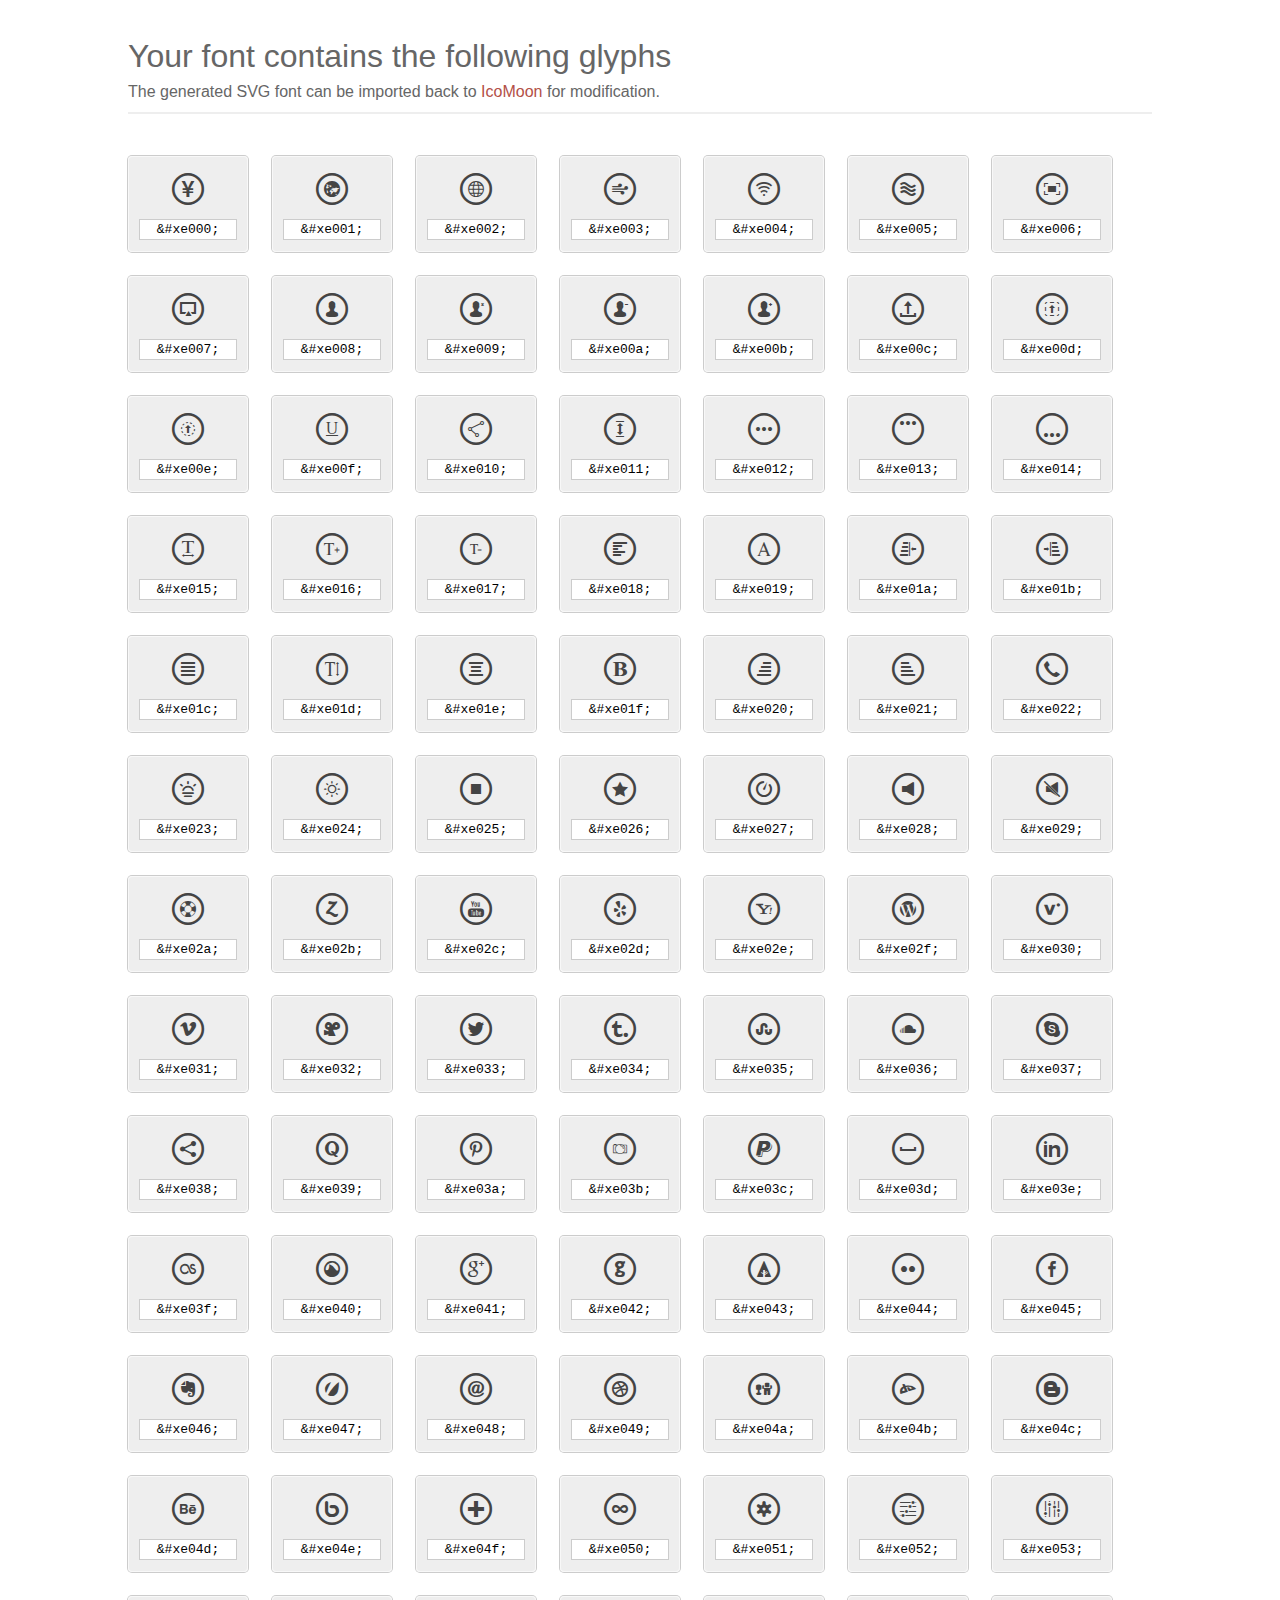
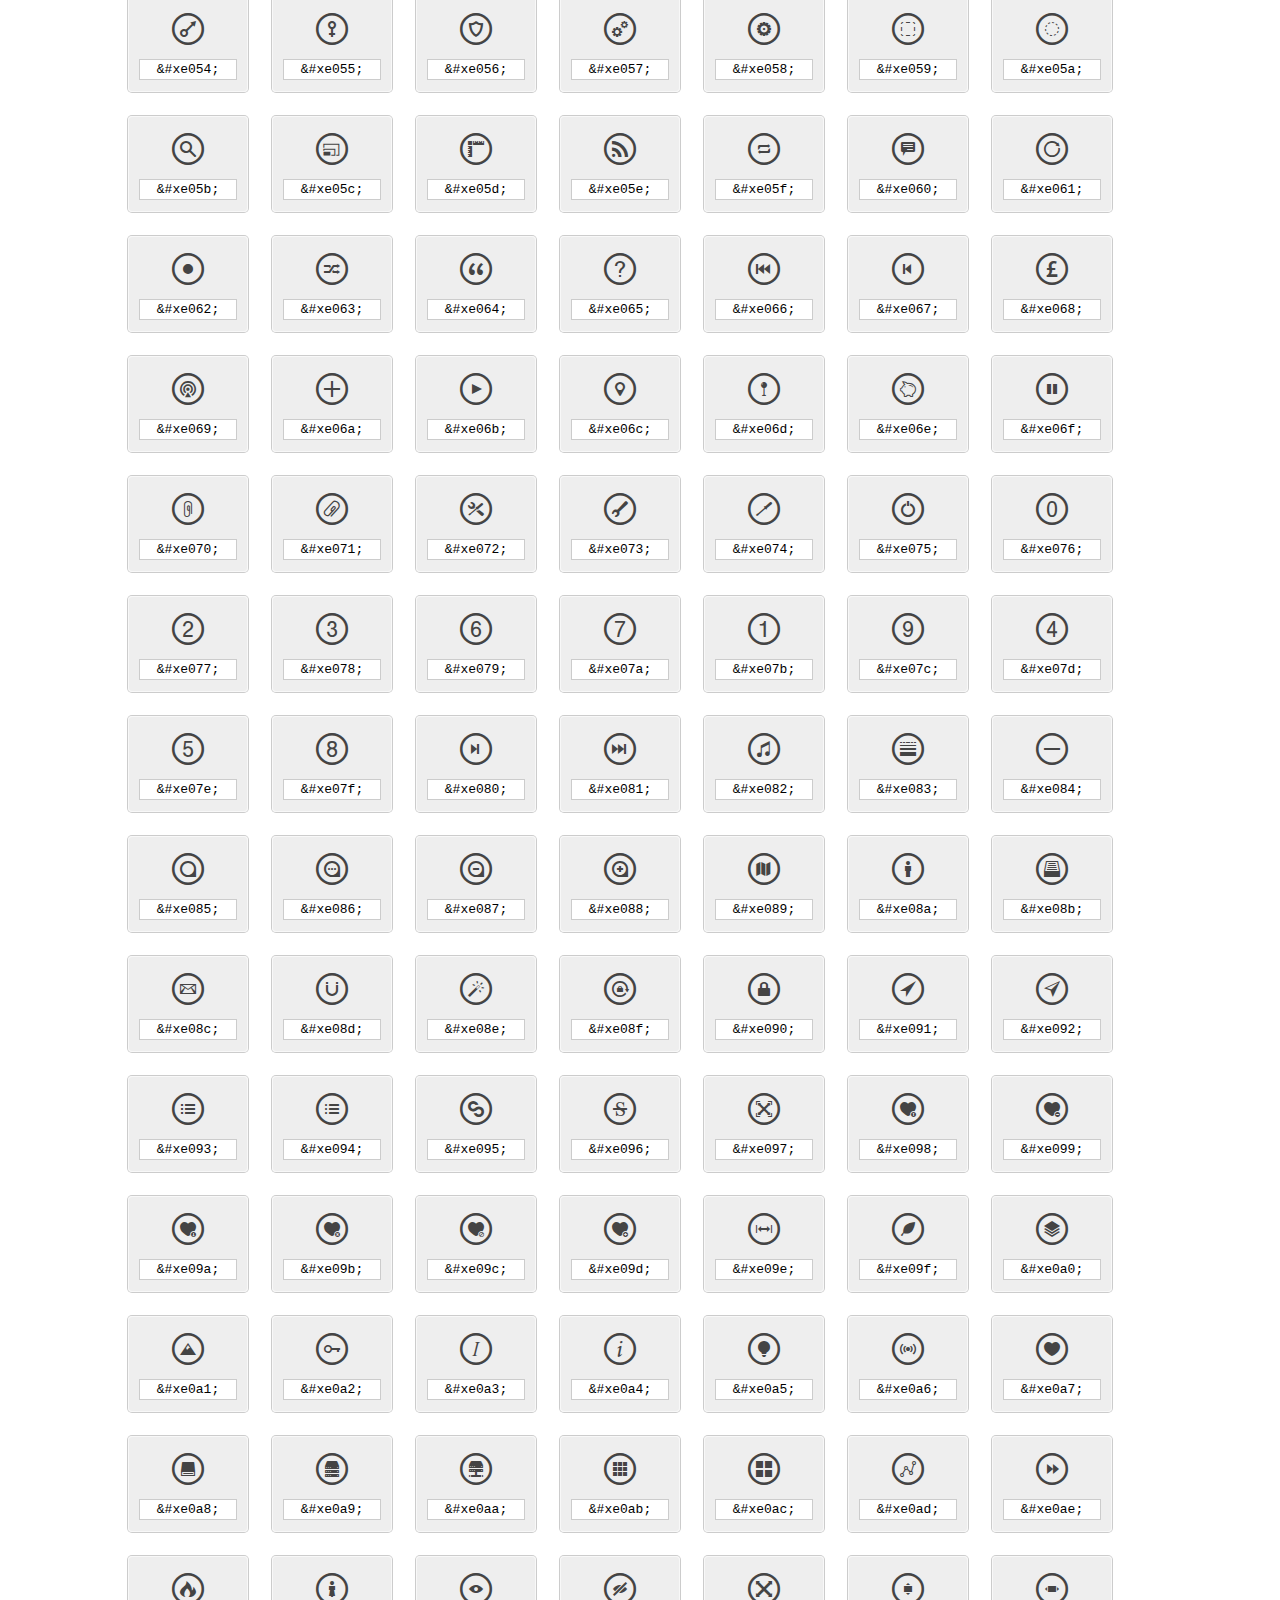
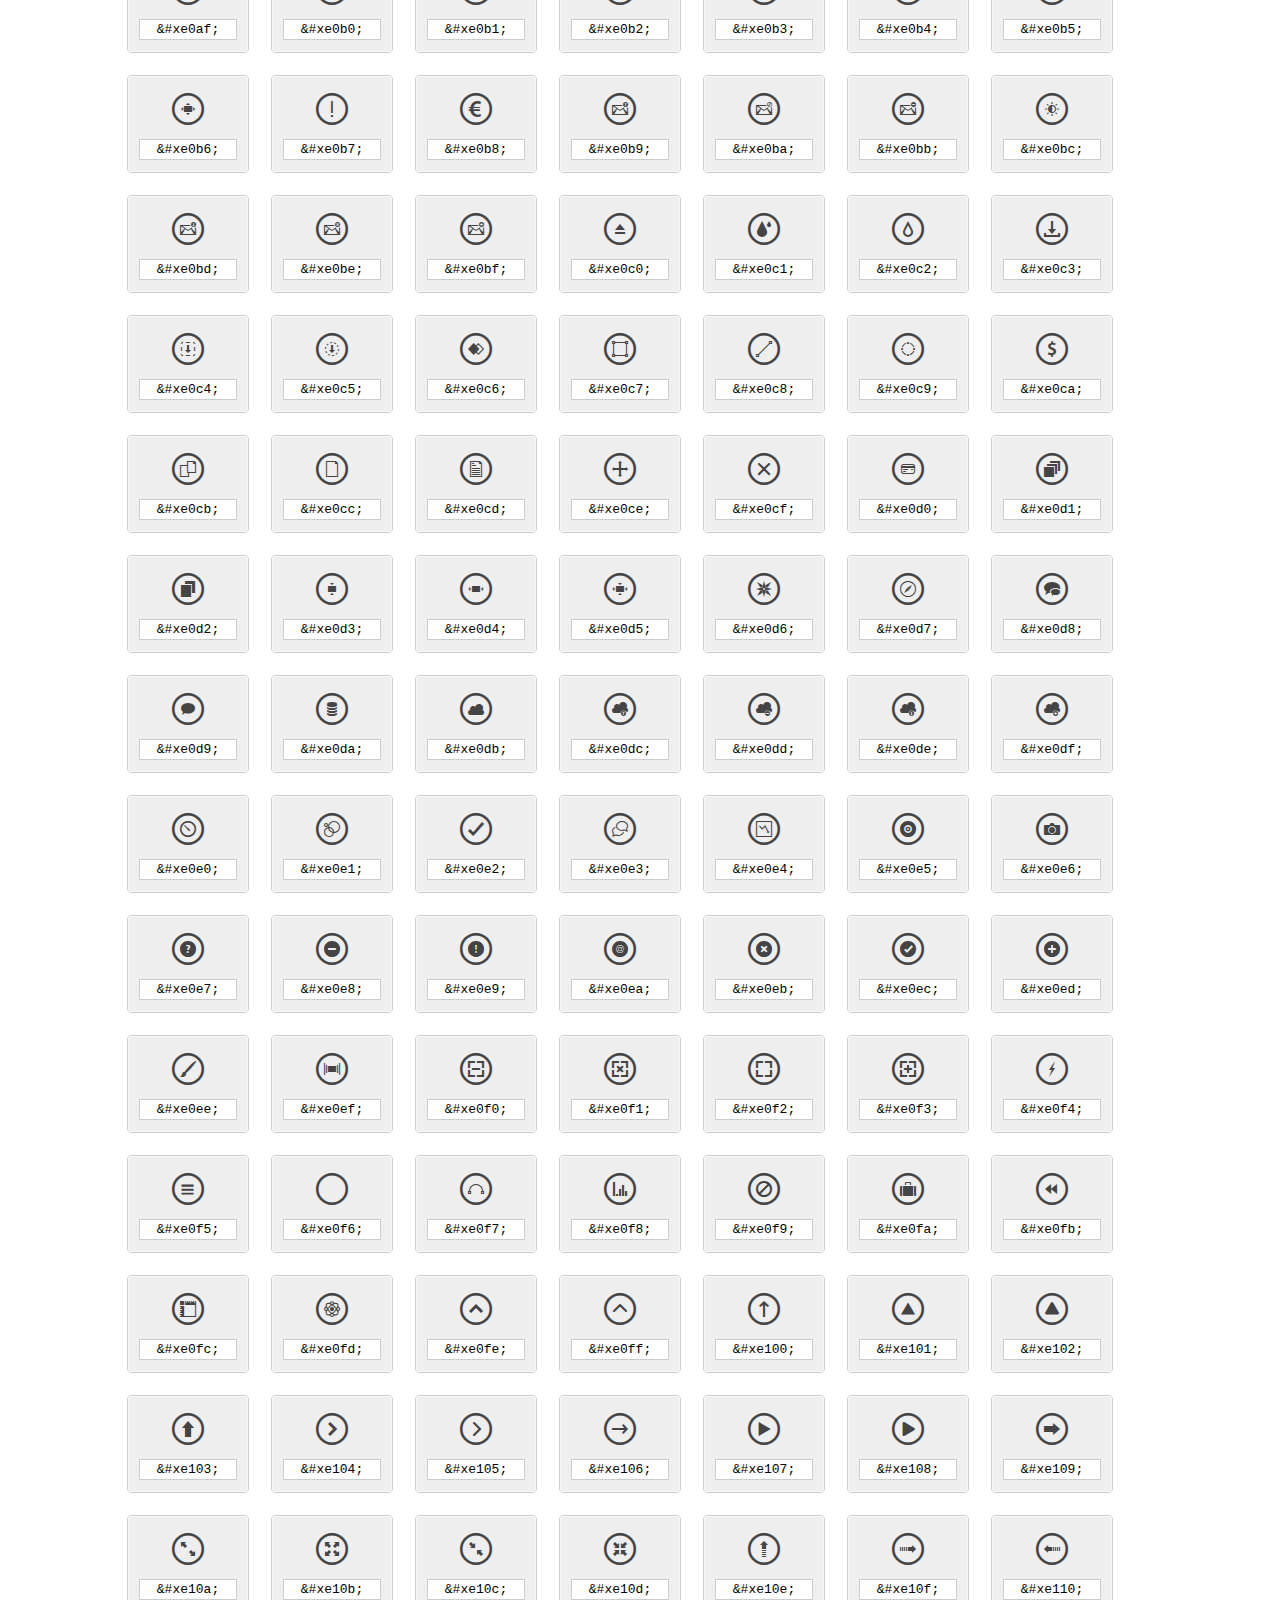
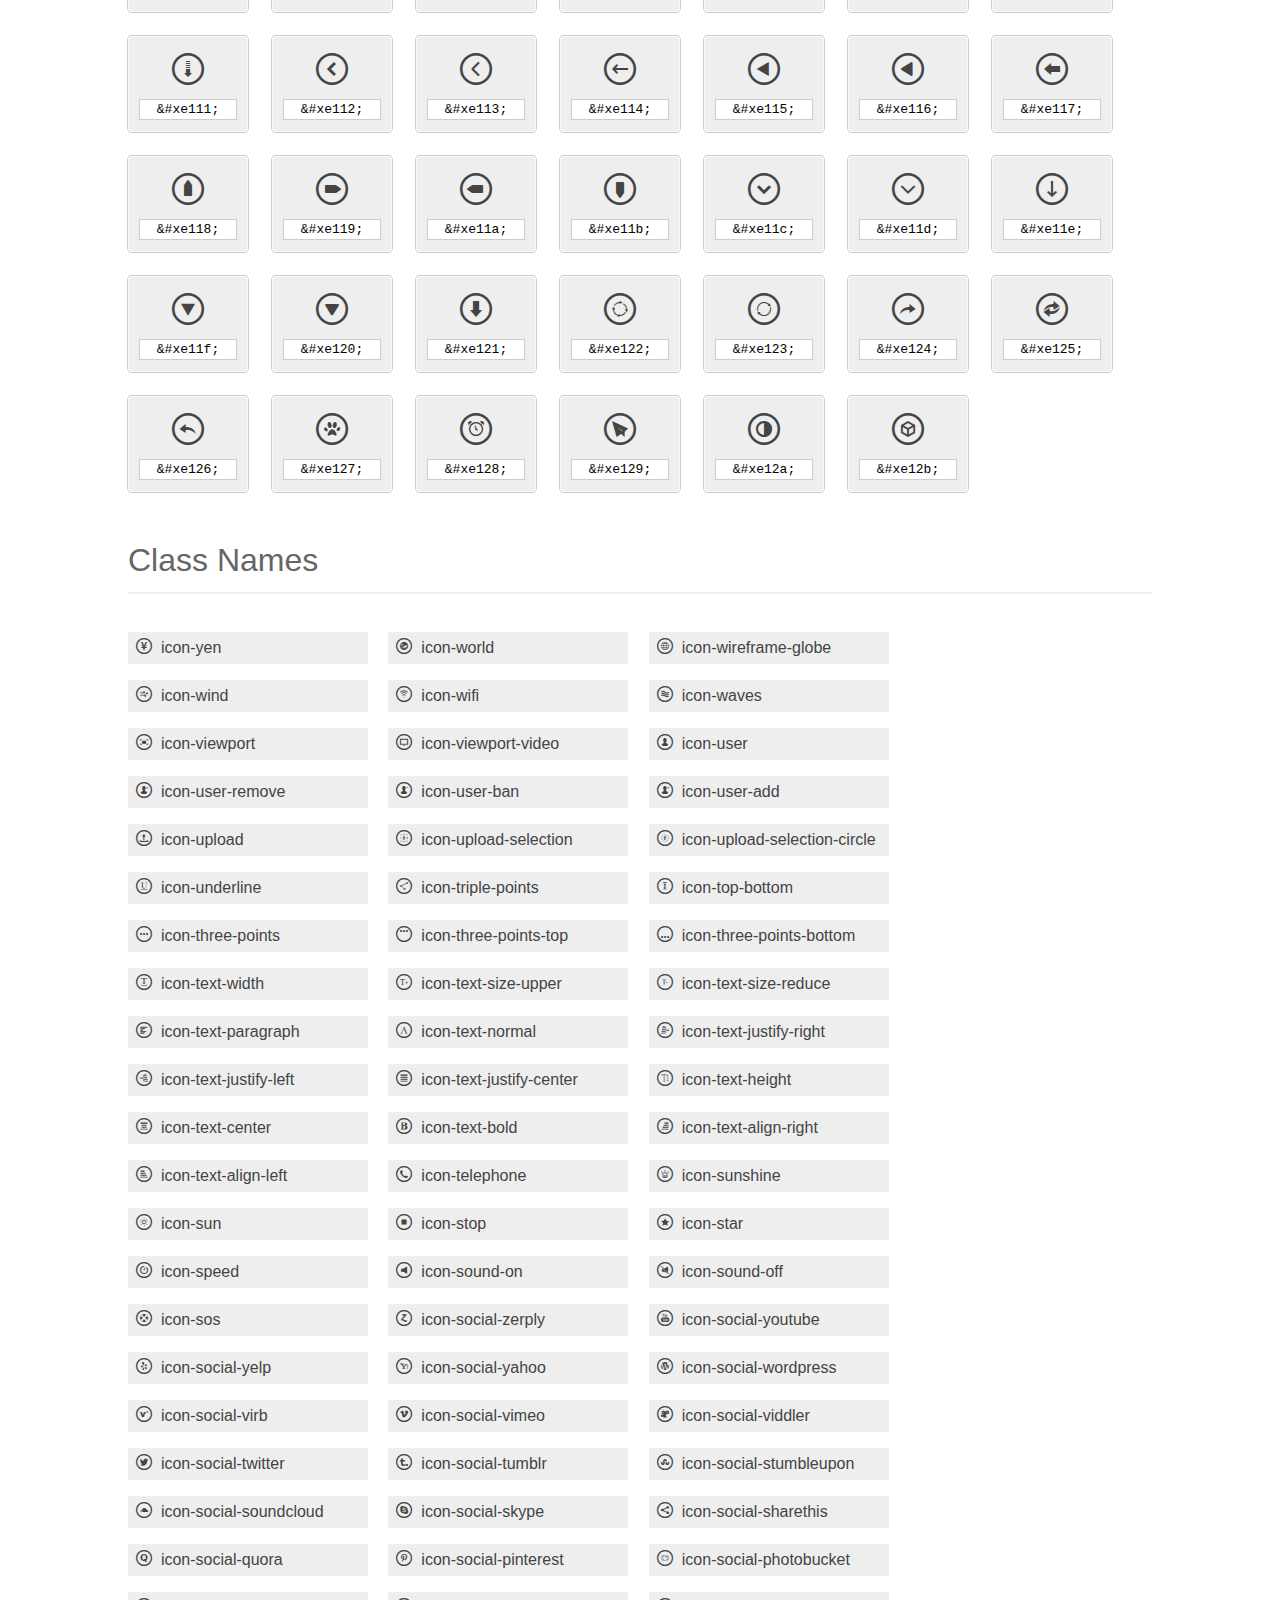
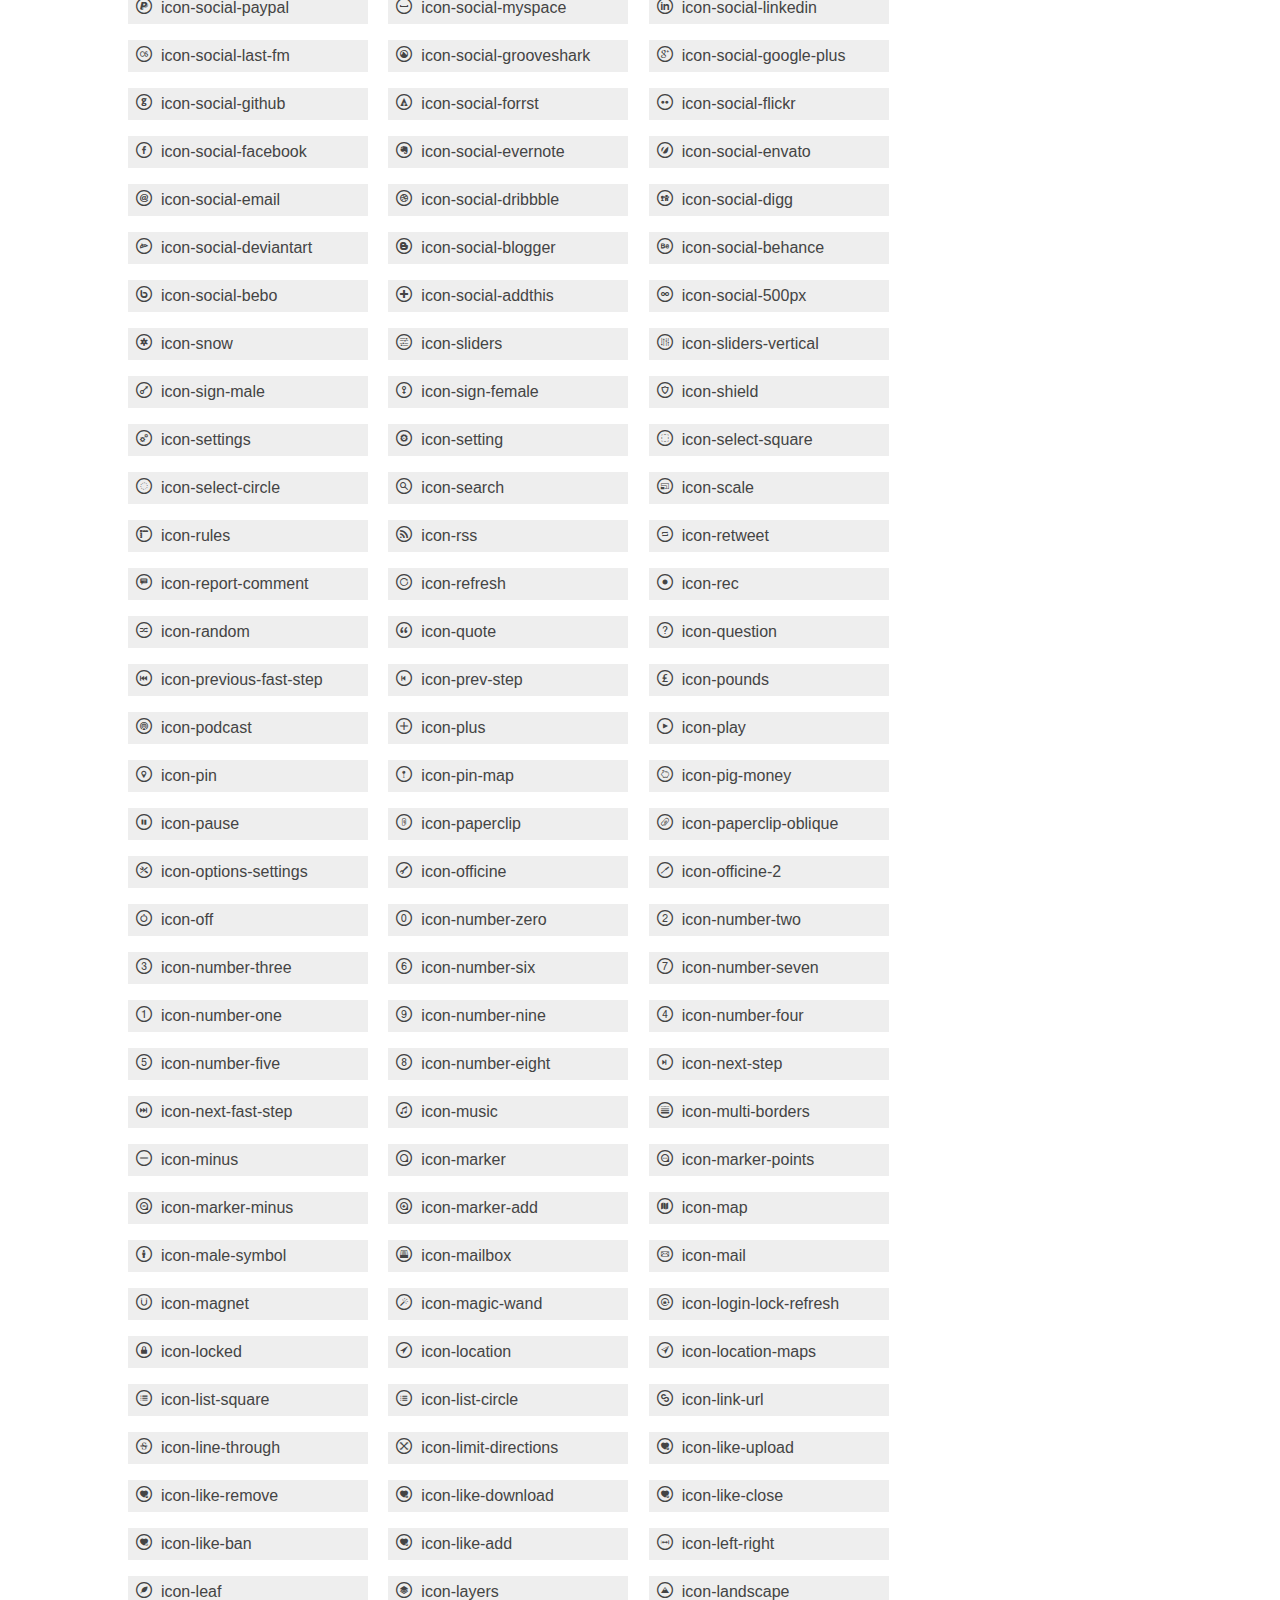
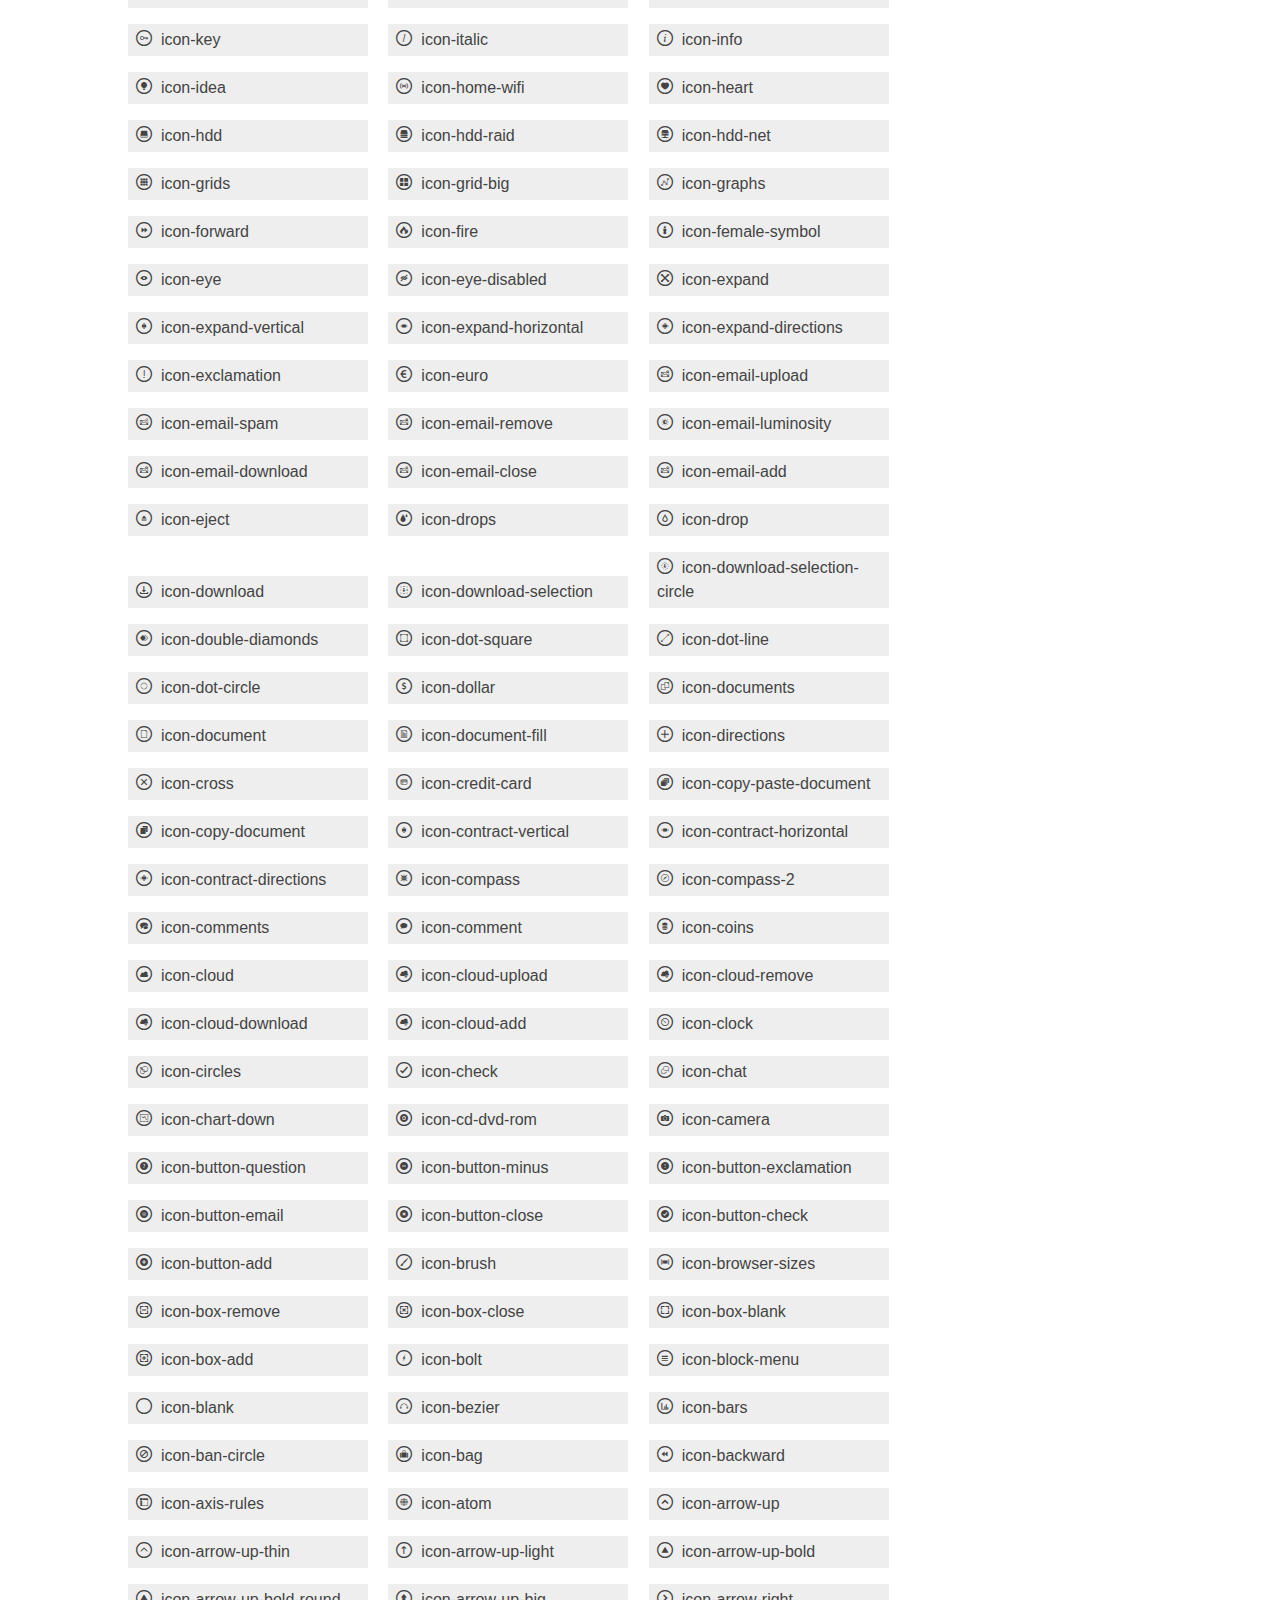
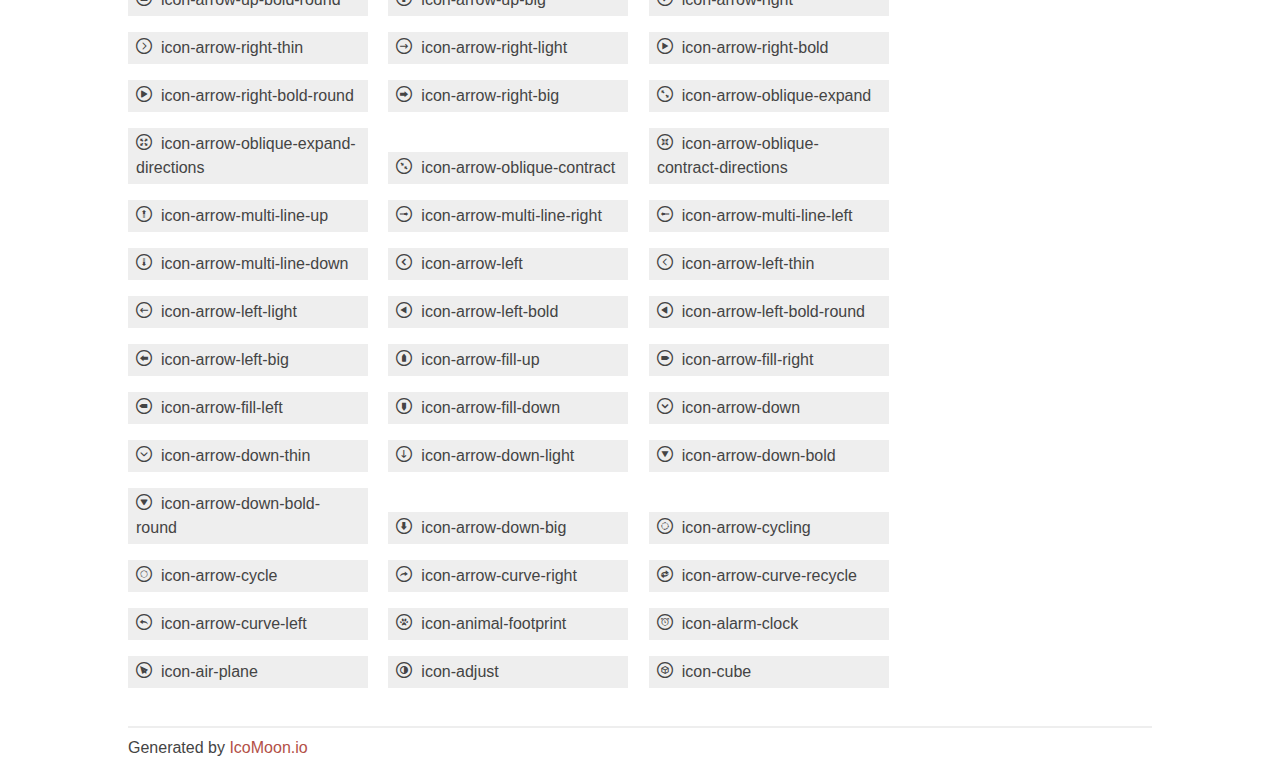
<file: css/icons/rounded/index.html>
<!doctype html>
<html>
<head>
<title>Your Font/Glyphs</title>
<link rel="stylesheet" href="style.css" />
<!--[if lte IE 7]><script src="lte-ie7.js"></script><![endif]-->
<style>
	section, header, footer {display: block;}
	body {
		font-family: sans-serif;
		color: #444;
		line-height: 1.5;
		font-size: 1em;
	}
	* {
		-moz-box-sizing: border-box;
		-webkit-box-sizing: border-box;
		box-sizing: border-box;
		margin: 0;
		padding: 0;
	}
	.glyph {
		font-size: 16px;
		float: left;
		text-align: center;
		background: #eee;
		padding: .75em;
		margin: .75em 1.5em .75em 0;
		width: 7.5em;
		border-radius: .25em;
		box-shadow: inset 0 0 0 1px #f8f8f8, 0 0 0 1px #CCC;
	}
	.glyph input {
		font-family: consolas, monospace;
		font-size: 13px;
		width: 100%;
		text-align: center;
		border: 0;
		box-shadow: 0 0 0 1px #ccc;
		padding: .125em;
	}
	.w-main {
		width: 80%;
	}
	.centered {
		margin-left: auto;
		margin-right: auto;
	}
	.fs1 {
		font-size: 2em;
	}
	header {
		margin: 2em 0;
		padding-bottom: .5em;
		color: #666;
		box-shadow: 0 2px #eee;
	}
	header h1 {
		font-size: 2em;
		font-weight: normal;
	}
	.clearfix:before, .clearfix:after { content: ""; display: table; }
	.clearfix:after, .clear { clear: both; }
	footer {
		margin-top: 2em;
		padding: .5em 0;
		box-shadow: 0 -2px #eee;
	}
	a, a:visited {
		color: #B35047;
		text-decoration: none;
	}
	a:hover, a:focus {color: #000;}
	.box1 {
		font-size: 16px;
		display: inline-block;
		width: 15em;
		padding: .25em .5em;
		background: #eee;
		margin: .5em 1em .5em 0;
	}
</style>
</head>
<body>
	<div class="w-main centered">
	<section class="mtm clearfix" id="glyphs">
	<header>
		<h1>Your font contains the following glyphs</h1>
		<p>The generated SVG font can be imported back to <a href="http://icomoon.io/app">IcoMoon</a> for modification.</p>
	</header>
	<div class="glyph">
		<div class="fs1" aria-hidden="true" data-icon="&#xe000;"></div>
		<input type="text" readonly="readonly" value="&amp;#xe000;" />
	</div>
	<div class="glyph">
		<div class="fs1" aria-hidden="true" data-icon="&#xe001;"></div>
		<input type="text" readonly="readonly" value="&amp;#xe001;" />
	</div>
	<div class="glyph">
		<div class="fs1" aria-hidden="true" data-icon="&#xe002;"></div>
		<input type="text" readonly="readonly" value="&amp;#xe002;" />
	</div>
	<div class="glyph">
		<div class="fs1" aria-hidden="true" data-icon="&#xe003;"></div>
		<input type="text" readonly="readonly" value="&amp;#xe003;" />
	</div>
	<div class="glyph">
		<div class="fs1" aria-hidden="true" data-icon="&#xe004;"></div>
		<input type="text" readonly="readonly" value="&amp;#xe004;" />
	</div>
	<div class="glyph">
		<div class="fs1" aria-hidden="true" data-icon="&#xe005;"></div>
		<input type="text" readonly="readonly" value="&amp;#xe005;" />
	</div>
	<div class="glyph">
		<div class="fs1" aria-hidden="true" data-icon="&#xe006;"></div>
		<input type="text" readonly="readonly" value="&amp;#xe006;" />
	</div>
	<div class="glyph">
		<div class="fs1" aria-hidden="true" data-icon="&#xe007;"></div>
		<input type="text" readonly="readonly" value="&amp;#xe007;" />
	</div>
	<div class="glyph">
		<div class="fs1" aria-hidden="true" data-icon="&#xe008;"></div>
		<input type="text" readonly="readonly" value="&amp;#xe008;" />
	</div>
	<div class="glyph">
		<div class="fs1" aria-hidden="true" data-icon="&#xe009;"></div>
		<input type="text" readonly="readonly" value="&amp;#xe009;" />
	</div>
	<div class="glyph">
		<div class="fs1" aria-hidden="true" data-icon="&#xe00a;"></div>
		<input type="text" readonly="readonly" value="&amp;#xe00a;" />
	</div>
	<div class="glyph">
		<div class="fs1" aria-hidden="true" data-icon="&#xe00b;"></div>
		<input type="text" readonly="readonly" value="&amp;#xe00b;" />
	</div>
	<div class="glyph">
		<div class="fs1" aria-hidden="true" data-icon="&#xe00c;"></div>
		<input type="text" readonly="readonly" value="&amp;#xe00c;" />
	</div>
	<div class="glyph">
		<div class="fs1" aria-hidden="true" data-icon="&#xe00d;"></div>
		<input type="text" readonly="readonly" value="&amp;#xe00d;" />
	</div>
	<div class="glyph">
		<div class="fs1" aria-hidden="true" data-icon="&#xe00e;"></div>
		<input type="text" readonly="readonly" value="&amp;#xe00e;" />
	</div>
	<div class="glyph">
		<div class="fs1" aria-hidden="true" data-icon="&#xe00f;"></div>
		<input type="text" readonly="readonly" value="&amp;#xe00f;" />
	</div>
	<div class="glyph">
		<div class="fs1" aria-hidden="true" data-icon="&#xe010;"></div>
		<input type="text" readonly="readonly" value="&amp;#xe010;" />
	</div>
	<div class="glyph">
		<div class="fs1" aria-hidden="true" data-icon="&#xe011;"></div>
		<input type="text" readonly="readonly" value="&amp;#xe011;" />
	</div>
	<div class="glyph">
		<div class="fs1" aria-hidden="true" data-icon="&#xe012;"></div>
		<input type="text" readonly="readonly" value="&amp;#xe012;" />
	</div>
	<div class="glyph">
		<div class="fs1" aria-hidden="true" data-icon="&#xe013;"></div>
		<input type="text" readonly="readonly" value="&amp;#xe013;" />
	</div>
	<div class="glyph">
		<div class="fs1" aria-hidden="true" data-icon="&#xe014;"></div>
		<input type="text" readonly="readonly" value="&amp;#xe014;" />
	</div>
	<div class="glyph">
		<div class="fs1" aria-hidden="true" data-icon="&#xe015;"></div>
		<input type="text" readonly="readonly" value="&amp;#xe015;" />
	</div>
	<div class="glyph">
		<div class="fs1" aria-hidden="true" data-icon="&#xe016;"></div>
		<input type="text" readonly="readonly" value="&amp;#xe016;" />
	</div>
	<div class="glyph">
		<div class="fs1" aria-hidden="true" data-icon="&#xe017;"></div>
		<input type="text" readonly="readonly" value="&amp;#xe017;" />
	</div>
	<div class="glyph">
		<div class="fs1" aria-hidden="true" data-icon="&#xe018;"></div>
		<input type="text" readonly="readonly" value="&amp;#xe018;" />
	</div>
	<div class="glyph">
		<div class="fs1" aria-hidden="true" data-icon="&#xe019;"></div>
		<input type="text" readonly="readonly" value="&amp;#xe019;" />
	</div>
	<div class="glyph">
		<div class="fs1" aria-hidden="true" data-icon="&#xe01a;"></div>
		<input type="text" readonly="readonly" value="&amp;#xe01a;" />
	</div>
	<div class="glyph">
		<div class="fs1" aria-hidden="true" data-icon="&#xe01b;"></div>
		<input type="text" readonly="readonly" value="&amp;#xe01b;" />
	</div>
	<div class="glyph">
		<div class="fs1" aria-hidden="true" data-icon="&#xe01c;"></div>
		<input type="text" readonly="readonly" value="&amp;#xe01c;" />
	</div>
	<div class="glyph">
		<div class="fs1" aria-hidden="true" data-icon="&#xe01d;"></div>
		<input type="text" readonly="readonly" value="&amp;#xe01d;" />
	</div>
	<div class="glyph">
		<div class="fs1" aria-hidden="true" data-icon="&#xe01e;"></div>
		<input type="text" readonly="readonly" value="&amp;#xe01e;" />
	</div>
	<div class="glyph">
		<div class="fs1" aria-hidden="true" data-icon="&#xe01f;"></div>
		<input type="text" readonly="readonly" value="&amp;#xe01f;" />
	</div>
	<div class="glyph">
		<div class="fs1" aria-hidden="true" data-icon="&#xe020;"></div>
		<input type="text" readonly="readonly" value="&amp;#xe020;" />
	</div>
	<div class="glyph">
		<div class="fs1" aria-hidden="true" data-icon="&#xe021;"></div>
		<input type="text" readonly="readonly" value="&amp;#xe021;" />
	</div>
	<div class="glyph">
		<div class="fs1" aria-hidden="true" data-icon="&#xe022;"></div>
		<input type="text" readonly="readonly" value="&amp;#xe022;" />
	</div>
	<div class="glyph">
		<div class="fs1" aria-hidden="true" data-icon="&#xe023;"></div>
		<input type="text" readonly="readonly" value="&amp;#xe023;" />
	</div>
	<div class="glyph">
		<div class="fs1" aria-hidden="true" data-icon="&#xe024;"></div>
		<input type="text" readonly="readonly" value="&amp;#xe024;" />
	</div>
	<div class="glyph">
		<div class="fs1" aria-hidden="true" data-icon="&#xe025;"></div>
		<input type="text" readonly="readonly" value="&amp;#xe025;" />
	</div>
	<div class="glyph">
		<div class="fs1" aria-hidden="true" data-icon="&#xe026;"></div>
		<input type="text" readonly="readonly" value="&amp;#xe026;" />
	</div>
	<div class="glyph">
		<div class="fs1" aria-hidden="true" data-icon="&#xe027;"></div>
		<input type="text" readonly="readonly" value="&amp;#xe027;" />
	</div>
	<div class="glyph">
		<div class="fs1" aria-hidden="true" data-icon="&#xe028;"></div>
		<input type="text" readonly="readonly" value="&amp;#xe028;" />
	</div>
	<div class="glyph">
		<div class="fs1" aria-hidden="true" data-icon="&#xe029;"></div>
		<input type="text" readonly="readonly" value="&amp;#xe029;" />
	</div>
	<div class="glyph">
		<div class="fs1" aria-hidden="true" data-icon="&#xe02a;"></div>
		<input type="text" readonly="readonly" value="&amp;#xe02a;" />
	</div>
	<div class="glyph">
		<div class="fs1" aria-hidden="true" data-icon="&#xe02b;"></div>
		<input type="text" readonly="readonly" value="&amp;#xe02b;" />
	</div>
	<div class="glyph">
		<div class="fs1" aria-hidden="true" data-icon="&#xe02c;"></div>
		<input type="text" readonly="readonly" value="&amp;#xe02c;" />
	</div>
	<div class="glyph">
		<div class="fs1" aria-hidden="true" data-icon="&#xe02d;"></div>
		<input type="text" readonly="readonly" value="&amp;#xe02d;" />
	</div>
	<div class="glyph">
		<div class="fs1" aria-hidden="true" data-icon="&#xe02e;"></div>
		<input type="text" readonly="readonly" value="&amp;#xe02e;" />
	</div>
	<div class="glyph">
		<div class="fs1" aria-hidden="true" data-icon="&#xe02f;"></div>
		<input type="text" readonly="readonly" value="&amp;#xe02f;" />
	</div>
	<div class="glyph">
		<div class="fs1" aria-hidden="true" data-icon="&#xe030;"></div>
		<input type="text" readonly="readonly" value="&amp;#xe030;" />
	</div>
	<div class="glyph">
		<div class="fs1" aria-hidden="true" data-icon="&#xe031;"></div>
		<input type="text" readonly="readonly" value="&amp;#xe031;" />
	</div>
	<div class="glyph">
		<div class="fs1" aria-hidden="true" data-icon="&#xe032;"></div>
		<input type="text" readonly="readonly" value="&amp;#xe032;" />
	</div>
	<div class="glyph">
		<div class="fs1" aria-hidden="true" data-icon="&#xe033;"></div>
		<input type="text" readonly="readonly" value="&amp;#xe033;" />
	</div>
	<div class="glyph">
		<div class="fs1" aria-hidden="true" data-icon="&#xe034;"></div>
		<input type="text" readonly="readonly" value="&amp;#xe034;" />
	</div>
	<div class="glyph">
		<div class="fs1" aria-hidden="true" data-icon="&#xe035;"></div>
		<input type="text" readonly="readonly" value="&amp;#xe035;" />
	</div>
	<div class="glyph">
		<div class="fs1" aria-hidden="true" data-icon="&#xe036;"></div>
		<input type="text" readonly="readonly" value="&amp;#xe036;" />
	</div>
	<div class="glyph">
		<div class="fs1" aria-hidden="true" data-icon="&#xe037;"></div>
		<input type="text" readonly="readonly" value="&amp;#xe037;" />
	</div>
	<div class="glyph">
		<div class="fs1" aria-hidden="true" data-icon="&#xe038;"></div>
		<input type="text" readonly="readonly" value="&amp;#xe038;" />
	</div>
	<div class="glyph">
		<div class="fs1" aria-hidden="true" data-icon="&#xe039;"></div>
		<input type="text" readonly="readonly" value="&amp;#xe039;" />
	</div>
	<div class="glyph">
		<div class="fs1" aria-hidden="true" data-icon="&#xe03a;"></div>
		<input type="text" readonly="readonly" value="&amp;#xe03a;" />
	</div>
	<div class="glyph">
		<div class="fs1" aria-hidden="true" data-icon="&#xe03b;"></div>
		<input type="text" readonly="readonly" value="&amp;#xe03b;" />
	</div>
	<div class="glyph">
		<div class="fs1" aria-hidden="true" data-icon="&#xe03c;"></div>
		<input type="text" readonly="readonly" value="&amp;#xe03c;" />
	</div>
	<div class="glyph">
		<div class="fs1" aria-hidden="true" data-icon="&#xe03d;"></div>
		<input type="text" readonly="readonly" value="&amp;#xe03d;" />
	</div>
	<div class="glyph">
		<div class="fs1" aria-hidden="true" data-icon="&#xe03e;"></div>
		<input type="text" readonly="readonly" value="&amp;#xe03e;" />
	</div>
	<div class="glyph">
		<div class="fs1" aria-hidden="true" data-icon="&#xe03f;"></div>
		<input type="text" readonly="readonly" value="&amp;#xe03f;" />
	</div>
	<div class="glyph">
		<div class="fs1" aria-hidden="true" data-icon="&#xe040;"></div>
		<input type="text" readonly="readonly" value="&amp;#xe040;" />
	</div>
	<div class="glyph">
		<div class="fs1" aria-hidden="true" data-icon="&#xe041;"></div>
		<input type="text" readonly="readonly" value="&amp;#xe041;" />
	</div>
	<div class="glyph">
		<div class="fs1" aria-hidden="true" data-icon="&#xe042;"></div>
		<input type="text" readonly="readonly" value="&amp;#xe042;" />
	</div>
	<div class="glyph">
		<div class="fs1" aria-hidden="true" data-icon="&#xe043;"></div>
		<input type="text" readonly="readonly" value="&amp;#xe043;" />
	</div>
	<div class="glyph">
		<div class="fs1" aria-hidden="true" data-icon="&#xe044;"></div>
		<input type="text" readonly="readonly" value="&amp;#xe044;" />
	</div>
	<div class="glyph">
		<div class="fs1" aria-hidden="true" data-icon="&#xe045;"></div>
		<input type="text" readonly="readonly" value="&amp;#xe045;" />
	</div>
	<div class="glyph">
		<div class="fs1" aria-hidden="true" data-icon="&#xe046;"></div>
		<input type="text" readonly="readonly" value="&amp;#xe046;" />
	</div>
	<div class="glyph">
		<div class="fs1" aria-hidden="true" data-icon="&#xe047;"></div>
		<input type="text" readonly="readonly" value="&amp;#xe047;" />
	</div>
	<div class="glyph">
		<div class="fs1" aria-hidden="true" data-icon="&#xe048;"></div>
		<input type="text" readonly="readonly" value="&amp;#xe048;" />
	</div>
	<div class="glyph">
		<div class="fs1" aria-hidden="true" data-icon="&#xe049;"></div>
		<input type="text" readonly="readonly" value="&amp;#xe049;" />
	</div>
	<div class="glyph">
		<div class="fs1" aria-hidden="true" data-icon="&#xe04a;"></div>
		<input type="text" readonly="readonly" value="&amp;#xe04a;" />
	</div>
	<div class="glyph">
		<div class="fs1" aria-hidden="true" data-icon="&#xe04b;"></div>
		<input type="text" readonly="readonly" value="&amp;#xe04b;" />
	</div>
	<div class="glyph">
		<div class="fs1" aria-hidden="true" data-icon="&#xe04c;"></div>
		<input type="text" readonly="readonly" value="&amp;#xe04c;" />
	</div>
	<div class="glyph">
		<div class="fs1" aria-hidden="true" data-icon="&#xe04d;"></div>
		<input type="text" readonly="readonly" value="&amp;#xe04d;" />
	</div>
	<div class="glyph">
		<div class="fs1" aria-hidden="true" data-icon="&#xe04e;"></div>
		<input type="text" readonly="readonly" value="&amp;#xe04e;" />
	</div>
	<div class="glyph">
		<div class="fs1" aria-hidden="true" data-icon="&#xe04f;"></div>
		<input type="text" readonly="readonly" value="&amp;#xe04f;" />
	</div>
	<div class="glyph">
		<div class="fs1" aria-hidden="true" data-icon="&#xe050;"></div>
		<input type="text" readonly="readonly" value="&amp;#xe050;" />
	</div>
	<div class="glyph">
		<div class="fs1" aria-hidden="true" data-icon="&#xe051;"></div>
		<input type="text" readonly="readonly" value="&amp;#xe051;" />
	</div>
	<div class="glyph">
		<div class="fs1" aria-hidden="true" data-icon="&#xe052;"></div>
		<input type="text" readonly="readonly" value="&amp;#xe052;" />
	</div>
	<div class="glyph">
		<div class="fs1" aria-hidden="true" data-icon="&#xe053;"></div>
		<input type="text" readonly="readonly" value="&amp;#xe053;" />
	</div>
	<div class="glyph">
		<div class="fs1" aria-hidden="true" data-icon="&#xe054;"></div>
		<input type="text" readonly="readonly" value="&amp;#xe054;" />
	</div>
	<div class="glyph">
		<div class="fs1" aria-hidden="true" data-icon="&#xe055;"></div>
		<input type="text" readonly="readonly" value="&amp;#xe055;" />
	</div>
	<div class="glyph">
		<div class="fs1" aria-hidden="true" data-icon="&#xe056;"></div>
		<input type="text" readonly="readonly" value="&amp;#xe056;" />
	</div>
	<div class="glyph">
		<div class="fs1" aria-hidden="true" data-icon="&#xe057;"></div>
		<input type="text" readonly="readonly" value="&amp;#xe057;" />
	</div>
	<div class="glyph">
		<div class="fs1" aria-hidden="true" data-icon="&#xe058;"></div>
		<input type="text" readonly="readonly" value="&amp;#xe058;" />
	</div>
	<div class="glyph">
		<div class="fs1" aria-hidden="true" data-icon="&#xe059;"></div>
		<input type="text" readonly="readonly" value="&amp;#xe059;" />
	</div>
	<div class="glyph">
		<div class="fs1" aria-hidden="true" data-icon="&#xe05a;"></div>
		<input type="text" readonly="readonly" value="&amp;#xe05a;" />
	</div>
	<div class="glyph">
		<div class="fs1" aria-hidden="true" data-icon="&#xe05b;"></div>
		<input type="text" readonly="readonly" value="&amp;#xe05b;" />
	</div>
	<div class="glyph">
		<div class="fs1" aria-hidden="true" data-icon="&#xe05c;"></div>
		<input type="text" readonly="readonly" value="&amp;#xe05c;" />
	</div>
	<div class="glyph">
		<div class="fs1" aria-hidden="true" data-icon="&#xe05d;"></div>
		<input type="text" readonly="readonly" value="&amp;#xe05d;" />
	</div>
	<div class="glyph">
		<div class="fs1" aria-hidden="true" data-icon="&#xe05e;"></div>
		<input type="text" readonly="readonly" value="&amp;#xe05e;" />
	</div>
	<div class="glyph">
		<div class="fs1" aria-hidden="true" data-icon="&#xe05f;"></div>
		<input type="text" readonly="readonly" value="&amp;#xe05f;" />
	</div>
	<div class="glyph">
		<div class="fs1" aria-hidden="true" data-icon="&#xe060;"></div>
		<input type="text" readonly="readonly" value="&amp;#xe060;" />
	</div>
	<div class="glyph">
		<div class="fs1" aria-hidden="true" data-icon="&#xe061;"></div>
		<input type="text" readonly="readonly" value="&amp;#xe061;" />
	</div>
	<div class="glyph">
		<div class="fs1" aria-hidden="true" data-icon="&#xe062;"></div>
		<input type="text" readonly="readonly" value="&amp;#xe062;" />
	</div>
	<div class="glyph">
		<div class="fs1" aria-hidden="true" data-icon="&#xe063;"></div>
		<input type="text" readonly="readonly" value="&amp;#xe063;" />
	</div>
	<div class="glyph">
		<div class="fs1" aria-hidden="true" data-icon="&#xe064;"></div>
		<input type="text" readonly="readonly" value="&amp;#xe064;" />
	</div>
	<div class="glyph">
		<div class="fs1" aria-hidden="true" data-icon="&#xe065;"></div>
		<input type="text" readonly="readonly" value="&amp;#xe065;" />
	</div>
	<div class="glyph">
		<div class="fs1" aria-hidden="true" data-icon="&#xe066;"></div>
		<input type="text" readonly="readonly" value="&amp;#xe066;" />
	</div>
	<div class="glyph">
		<div class="fs1" aria-hidden="true" data-icon="&#xe067;"></div>
		<input type="text" readonly="readonly" value="&amp;#xe067;" />
	</div>
	<div class="glyph">
		<div class="fs1" aria-hidden="true" data-icon="&#xe068;"></div>
		<input type="text" readonly="readonly" value="&amp;#xe068;" />
	</div>
	<div class="glyph">
		<div class="fs1" aria-hidden="true" data-icon="&#xe069;"></div>
		<input type="text" readonly="readonly" value="&amp;#xe069;" />
	</div>
	<div class="glyph">
		<div class="fs1" aria-hidden="true" data-icon="&#xe06a;"></div>
		<input type="text" readonly="readonly" value="&amp;#xe06a;" />
	</div>
	<div class="glyph">
		<div class="fs1" aria-hidden="true" data-icon="&#xe06b;"></div>
		<input type="text" readonly="readonly" value="&amp;#xe06b;" />
	</div>
	<div class="glyph">
		<div class="fs1" aria-hidden="true" data-icon="&#xe06c;"></div>
		<input type="text" readonly="readonly" value="&amp;#xe06c;" />
	</div>
	<div class="glyph">
		<div class="fs1" aria-hidden="true" data-icon="&#xe06d;"></div>
		<input type="text" readonly="readonly" value="&amp;#xe06d;" />
	</div>
	<div class="glyph">
		<div class="fs1" aria-hidden="true" data-icon="&#xe06e;"></div>
		<input type="text" readonly="readonly" value="&amp;#xe06e;" />
	</div>
	<div class="glyph">
		<div class="fs1" aria-hidden="true" data-icon="&#xe06f;"></div>
		<input type="text" readonly="readonly" value="&amp;#xe06f;" />
	</div>
	<div class="glyph">
		<div class="fs1" aria-hidden="true" data-icon="&#xe070;"></div>
		<input type="text" readonly="readonly" value="&amp;#xe070;" />
	</div>
	<div class="glyph">
		<div class="fs1" aria-hidden="true" data-icon="&#xe071;"></div>
		<input type="text" readonly="readonly" value="&amp;#xe071;" />
	</div>
	<div class="glyph">
		<div class="fs1" aria-hidden="true" data-icon="&#xe072;"></div>
		<input type="text" readonly="readonly" value="&amp;#xe072;" />
	</div>
	<div class="glyph">
		<div class="fs1" aria-hidden="true" data-icon="&#xe073;"></div>
		<input type="text" readonly="readonly" value="&amp;#xe073;" />
	</div>
	<div class="glyph">
		<div class="fs1" aria-hidden="true" data-icon="&#xe074;"></div>
		<input type="text" readonly="readonly" value="&amp;#xe074;" />
	</div>
	<div class="glyph">
		<div class="fs1" aria-hidden="true" data-icon="&#xe075;"></div>
		<input type="text" readonly="readonly" value="&amp;#xe075;" />
	</div>
	<div class="glyph">
		<div class="fs1" aria-hidden="true" data-icon="&#xe076;"></div>
		<input type="text" readonly="readonly" value="&amp;#xe076;" />
	</div>
	<div class="glyph">
		<div class="fs1" aria-hidden="true" data-icon="&#xe077;"></div>
		<input type="text" readonly="readonly" value="&amp;#xe077;" />
	</div>
	<div class="glyph">
		<div class="fs1" aria-hidden="true" data-icon="&#xe078;"></div>
		<input type="text" readonly="readonly" value="&amp;#xe078;" />
	</div>
	<div class="glyph">
		<div class="fs1" aria-hidden="true" data-icon="&#xe079;"></div>
		<input type="text" readonly="readonly" value="&amp;#xe079;" />
	</div>
	<div class="glyph">
		<div class="fs1" aria-hidden="true" data-icon="&#xe07a;"></div>
		<input type="text" readonly="readonly" value="&amp;#xe07a;" />
	</div>
	<div class="glyph">
		<div class="fs1" aria-hidden="true" data-icon="&#xe07b;"></div>
		<input type="text" readonly="readonly" value="&amp;#xe07b;" />
	</div>
	<div class="glyph">
		<div class="fs1" aria-hidden="true" data-icon="&#xe07c;"></div>
		<input type="text" readonly="readonly" value="&amp;#xe07c;" />
	</div>
	<div class="glyph">
		<div class="fs1" aria-hidden="true" data-icon="&#xe07d;"></div>
		<input type="text" readonly="readonly" value="&amp;#xe07d;" />
	</div>
	<div class="glyph">
		<div class="fs1" aria-hidden="true" data-icon="&#xe07e;"></div>
		<input type="text" readonly="readonly" value="&amp;#xe07e;" />
	</div>
	<div class="glyph">
		<div class="fs1" aria-hidden="true" data-icon="&#xe07f;"></div>
		<input type="text" readonly="readonly" value="&amp;#xe07f;" />
	</div>
	<div class="glyph">
		<div class="fs1" aria-hidden="true" data-icon="&#xe080;"></div>
		<input type="text" readonly="readonly" value="&amp;#xe080;" />
	</div>
	<div class="glyph">
		<div class="fs1" aria-hidden="true" data-icon="&#xe081;"></div>
		<input type="text" readonly="readonly" value="&amp;#xe081;" />
	</div>
	<div class="glyph">
		<div class="fs1" aria-hidden="true" data-icon="&#xe082;"></div>
		<input type="text" readonly="readonly" value="&amp;#xe082;" />
	</div>
	<div class="glyph">
		<div class="fs1" aria-hidden="true" data-icon="&#xe083;"></div>
		<input type="text" readonly="readonly" value="&amp;#xe083;" />
	</div>
	<div class="glyph">
		<div class="fs1" aria-hidden="true" data-icon="&#xe084;"></div>
		<input type="text" readonly="readonly" value="&amp;#xe084;" />
	</div>
	<div class="glyph">
		<div class="fs1" aria-hidden="true" data-icon="&#xe085;"></div>
		<input type="text" readonly="readonly" value="&amp;#xe085;" />
	</div>
	<div class="glyph">
		<div class="fs1" aria-hidden="true" data-icon="&#xe086;"></div>
		<input type="text" readonly="readonly" value="&amp;#xe086;" />
	</div>
	<div class="glyph">
		<div class="fs1" aria-hidden="true" data-icon="&#xe087;"></div>
		<input type="text" readonly="readonly" value="&amp;#xe087;" />
	</div>
	<div class="glyph">
		<div class="fs1" aria-hidden="true" data-icon="&#xe088;"></div>
		<input type="text" readonly="readonly" value="&amp;#xe088;" />
	</div>
	<div class="glyph">
		<div class="fs1" aria-hidden="true" data-icon="&#xe089;"></div>
		<input type="text" readonly="readonly" value="&amp;#xe089;" />
	</div>
	<div class="glyph">
		<div class="fs1" aria-hidden="true" data-icon="&#xe08a;"></div>
		<input type="text" readonly="readonly" value="&amp;#xe08a;" />
	</div>
	<div class="glyph">
		<div class="fs1" aria-hidden="true" data-icon="&#xe08b;"></div>
		<input type="text" readonly="readonly" value="&amp;#xe08b;" />
	</div>
	<div class="glyph">
		<div class="fs1" aria-hidden="true" data-icon="&#xe08c;"></div>
		<input type="text" readonly="readonly" value="&amp;#xe08c;" />
	</div>
	<div class="glyph">
		<div class="fs1" aria-hidden="true" data-icon="&#xe08d;"></div>
		<input type="text" readonly="readonly" value="&amp;#xe08d;" />
	</div>
	<div class="glyph">
		<div class="fs1" aria-hidden="true" data-icon="&#xe08e;"></div>
		<input type="text" readonly="readonly" value="&amp;#xe08e;" />
	</div>
	<div class="glyph">
		<div class="fs1" aria-hidden="true" data-icon="&#xe08f;"></div>
		<input type="text" readonly="readonly" value="&amp;#xe08f;" />
	</div>
	<div class="glyph">
		<div class="fs1" aria-hidden="true" data-icon="&#xe090;"></div>
		<input type="text" readonly="readonly" value="&amp;#xe090;" />
	</div>
	<div class="glyph">
		<div class="fs1" aria-hidden="true" data-icon="&#xe091;"></div>
		<input type="text" readonly="readonly" value="&amp;#xe091;" />
	</div>
	<div class="glyph">
		<div class="fs1" aria-hidden="true" data-icon="&#xe092;"></div>
		<input type="text" readonly="readonly" value="&amp;#xe092;" />
	</div>
	<div class="glyph">
		<div class="fs1" aria-hidden="true" data-icon="&#xe093;"></div>
		<input type="text" readonly="readonly" value="&amp;#xe093;" />
	</div>
	<div class="glyph">
		<div class="fs1" aria-hidden="true" data-icon="&#xe094;"></div>
		<input type="text" readonly="readonly" value="&amp;#xe094;" />
	</div>
	<div class="glyph">
		<div class="fs1" aria-hidden="true" data-icon="&#xe095;"></div>
		<input type="text" readonly="readonly" value="&amp;#xe095;" />
	</div>
	<div class="glyph">
		<div class="fs1" aria-hidden="true" data-icon="&#xe096;"></div>
		<input type="text" readonly="readonly" value="&amp;#xe096;" />
	</div>
	<div class="glyph">
		<div class="fs1" aria-hidden="true" data-icon="&#xe097;"></div>
		<input type="text" readonly="readonly" value="&amp;#xe097;" />
	</div>
	<div class="glyph">
		<div class="fs1" aria-hidden="true" data-icon="&#xe098;"></div>
		<input type="text" readonly="readonly" value="&amp;#xe098;" />
	</div>
	<div class="glyph">
		<div class="fs1" aria-hidden="true" data-icon="&#xe099;"></div>
		<input type="text" readonly="readonly" value="&amp;#xe099;" />
	</div>
	<div class="glyph">
		<div class="fs1" aria-hidden="true" data-icon="&#xe09a;"></div>
		<input type="text" readonly="readonly" value="&amp;#xe09a;" />
	</div>
	<div class="glyph">
		<div class="fs1" aria-hidden="true" data-icon="&#xe09b;"></div>
		<input type="text" readonly="readonly" value="&amp;#xe09b;" />
	</div>
	<div class="glyph">
		<div class="fs1" aria-hidden="true" data-icon="&#xe09c;"></div>
		<input type="text" readonly="readonly" value="&amp;#xe09c;" />
	</div>
	<div class="glyph">
		<div class="fs1" aria-hidden="true" data-icon="&#xe09d;"></div>
		<input type="text" readonly="readonly" value="&amp;#xe09d;" />
	</div>
	<div class="glyph">
		<div class="fs1" aria-hidden="true" data-icon="&#xe09e;"></div>
		<input type="text" readonly="readonly" value="&amp;#xe09e;" />
	</div>
	<div class="glyph">
		<div class="fs1" aria-hidden="true" data-icon="&#xe09f;"></div>
		<input type="text" readonly="readonly" value="&amp;#xe09f;" />
	</div>
	<div class="glyph">
		<div class="fs1" aria-hidden="true" data-icon="&#xe0a0;"></div>
		<input type="text" readonly="readonly" value="&amp;#xe0a0;" />
	</div>
	<div class="glyph">
		<div class="fs1" aria-hidden="true" data-icon="&#xe0a1;"></div>
		<input type="text" readonly="readonly" value="&amp;#xe0a1;" />
	</div>
	<div class="glyph">
		<div class="fs1" aria-hidden="true" data-icon="&#xe0a2;"></div>
		<input type="text" readonly="readonly" value="&amp;#xe0a2;" />
	</div>
	<div class="glyph">
		<div class="fs1" aria-hidden="true" data-icon="&#xe0a3;"></div>
		<input type="text" readonly="readonly" value="&amp;#xe0a3;" />
	</div>
	<div class="glyph">
		<div class="fs1" aria-hidden="true" data-icon="&#xe0a4;"></div>
		<input type="text" readonly="readonly" value="&amp;#xe0a4;" />
	</div>
	<div class="glyph">
		<div class="fs1" aria-hidden="true" data-icon="&#xe0a5;"></div>
		<input type="text" readonly="readonly" value="&amp;#xe0a5;" />
	</div>
	<div class="glyph">
		<div class="fs1" aria-hidden="true" data-icon="&#xe0a6;"></div>
		<input type="text" readonly="readonly" value="&amp;#xe0a6;" />
	</div>
	<div class="glyph">
		<div class="fs1" aria-hidden="true" data-icon="&#xe0a7;"></div>
		<input type="text" readonly="readonly" value="&amp;#xe0a7;" />
	</div>
	<div class="glyph">
		<div class="fs1" aria-hidden="true" data-icon="&#xe0a8;"></div>
		<input type="text" readonly="readonly" value="&amp;#xe0a8;" />
	</div>
	<div class="glyph">
		<div class="fs1" aria-hidden="true" data-icon="&#xe0a9;"></div>
		<input type="text" readonly="readonly" value="&amp;#xe0a9;" />
	</div>
	<div class="glyph">
		<div class="fs1" aria-hidden="true" data-icon="&#xe0aa;"></div>
		<input type="text" readonly="readonly" value="&amp;#xe0aa;" />
	</div>
	<div class="glyph">
		<div class="fs1" aria-hidden="true" data-icon="&#xe0ab;"></div>
		<input type="text" readonly="readonly" value="&amp;#xe0ab;" />
	</div>
	<div class="glyph">
		<div class="fs1" aria-hidden="true" data-icon="&#xe0ac;"></div>
		<input type="text" readonly="readonly" value="&amp;#xe0ac;" />
	</div>
	<div class="glyph">
		<div class="fs1" aria-hidden="true" data-icon="&#xe0ad;"></div>
		<input type="text" readonly="readonly" value="&amp;#xe0ad;" />
	</div>
	<div class="glyph">
		<div class="fs1" aria-hidden="true" data-icon="&#xe0ae;"></div>
		<input type="text" readonly="readonly" value="&amp;#xe0ae;" />
	</div>
	<div class="glyph">
		<div class="fs1" aria-hidden="true" data-icon="&#xe0af;"></div>
		<input type="text" readonly="readonly" value="&amp;#xe0af;" />
	</div>
	<div class="glyph">
		<div class="fs1" aria-hidden="true" data-icon="&#xe0b0;"></div>
		<input type="text" readonly="readonly" value="&amp;#xe0b0;" />
	</div>
	<div class="glyph">
		<div class="fs1" aria-hidden="true" data-icon="&#xe0b1;"></div>
		<input type="text" readonly="readonly" value="&amp;#xe0b1;" />
	</div>
	<div class="glyph">
		<div class="fs1" aria-hidden="true" data-icon="&#xe0b2;"></div>
		<input type="text" readonly="readonly" value="&amp;#xe0b2;" />
	</div>
	<div class="glyph">
		<div class="fs1" aria-hidden="true" data-icon="&#xe0b3;"></div>
		<input type="text" readonly="readonly" value="&amp;#xe0b3;" />
	</div>
	<div class="glyph">
		<div class="fs1" aria-hidden="true" data-icon="&#xe0b4;"></div>
		<input type="text" readonly="readonly" value="&amp;#xe0b4;" />
	</div>
	<div class="glyph">
		<div class="fs1" aria-hidden="true" data-icon="&#xe0b5;"></div>
		<input type="text" readonly="readonly" value="&amp;#xe0b5;" />
	</div>
	<div class="glyph">
		<div class="fs1" aria-hidden="true" data-icon="&#xe0b6;"></div>
		<input type="text" readonly="readonly" value="&amp;#xe0b6;" />
	</div>
	<div class="glyph">
		<div class="fs1" aria-hidden="true" data-icon="&#xe0b7;"></div>
		<input type="text" readonly="readonly" value="&amp;#xe0b7;" />
	</div>
	<div class="glyph">
		<div class="fs1" aria-hidden="true" data-icon="&#xe0b8;"></div>
		<input type="text" readonly="readonly" value="&amp;#xe0b8;" />
	</div>
	<div class="glyph">
		<div class="fs1" aria-hidden="true" data-icon="&#xe0b9;"></div>
		<input type="text" readonly="readonly" value="&amp;#xe0b9;" />
	</div>
	<div class="glyph">
		<div class="fs1" aria-hidden="true" data-icon="&#xe0ba;"></div>
		<input type="text" readonly="readonly" value="&amp;#xe0ba;" />
	</div>
	<div class="glyph">
		<div class="fs1" aria-hidden="true" data-icon="&#xe0bb;"></div>
		<input type="text" readonly="readonly" value="&amp;#xe0bb;" />
	</div>
	<div class="glyph">
		<div class="fs1" aria-hidden="true" data-icon="&#xe0bc;"></div>
		<input type="text" readonly="readonly" value="&amp;#xe0bc;" />
	</div>
	<div class="glyph">
		<div class="fs1" aria-hidden="true" data-icon="&#xe0bd;"></div>
		<input type="text" readonly="readonly" value="&amp;#xe0bd;" />
	</div>
	<div class="glyph">
		<div class="fs1" aria-hidden="true" data-icon="&#xe0be;"></div>
		<input type="text" readonly="readonly" value="&amp;#xe0be;" />
	</div>
	<div class="glyph">
		<div class="fs1" aria-hidden="true" data-icon="&#xe0bf;"></div>
		<input type="text" readonly="readonly" value="&amp;#xe0bf;" />
	</div>
	<div class="glyph">
		<div class="fs1" aria-hidden="true" data-icon="&#xe0c0;"></div>
		<input type="text" readonly="readonly" value="&amp;#xe0c0;" />
	</div>
	<div class="glyph">
		<div class="fs1" aria-hidden="true" data-icon="&#xe0c1;"></div>
		<input type="text" readonly="readonly" value="&amp;#xe0c1;" />
	</div>
	<div class="glyph">
		<div class="fs1" aria-hidden="true" data-icon="&#xe0c2;"></div>
		<input type="text" readonly="readonly" value="&amp;#xe0c2;" />
	</div>
	<div class="glyph">
		<div class="fs1" aria-hidden="true" data-icon="&#xe0c3;"></div>
		<input type="text" readonly="readonly" value="&amp;#xe0c3;" />
	</div>
	<div class="glyph">
		<div class="fs1" aria-hidden="true" data-icon="&#xe0c4;"></div>
		<input type="text" readonly="readonly" value="&amp;#xe0c4;" />
	</div>
	<div class="glyph">
		<div class="fs1" aria-hidden="true" data-icon="&#xe0c5;"></div>
		<input type="text" readonly="readonly" value="&amp;#xe0c5;" />
	</div>
	<div class="glyph">
		<div class="fs1" aria-hidden="true" data-icon="&#xe0c6;"></div>
		<input type="text" readonly="readonly" value="&amp;#xe0c6;" />
	</div>
	<div class="glyph">
		<div class="fs1" aria-hidden="true" data-icon="&#xe0c7;"></div>
		<input type="text" readonly="readonly" value="&amp;#xe0c7;" />
	</div>
	<div class="glyph">
		<div class="fs1" aria-hidden="true" data-icon="&#xe0c8;"></div>
		<input type="text" readonly="readonly" value="&amp;#xe0c8;" />
	</div>
	<div class="glyph">
		<div class="fs1" aria-hidden="true" data-icon="&#xe0c9;"></div>
		<input type="text" readonly="readonly" value="&amp;#xe0c9;" />
	</div>
	<div class="glyph">
		<div class="fs1" aria-hidden="true" data-icon="&#xe0ca;"></div>
		<input type="text" readonly="readonly" value="&amp;#xe0ca;" />
	</div>
	<div class="glyph">
		<div class="fs1" aria-hidden="true" data-icon="&#xe0cb;"></div>
		<input type="text" readonly="readonly" value="&amp;#xe0cb;" />
	</div>
	<div class="glyph">
		<div class="fs1" aria-hidden="true" data-icon="&#xe0cc;"></div>
		<input type="text" readonly="readonly" value="&amp;#xe0cc;" />
	</div>
	<div class="glyph">
		<div class="fs1" aria-hidden="true" data-icon="&#xe0cd;"></div>
		<input type="text" readonly="readonly" value="&amp;#xe0cd;" />
	</div>
	<div class="glyph">
		<div class="fs1" aria-hidden="true" data-icon="&#xe0ce;"></div>
		<input type="text" readonly="readonly" value="&amp;#xe0ce;" />
	</div>
	<div class="glyph">
		<div class="fs1" aria-hidden="true" data-icon="&#xe0cf;"></div>
		<input type="text" readonly="readonly" value="&amp;#xe0cf;" />
	</div>
	<div class="glyph">
		<div class="fs1" aria-hidden="true" data-icon="&#xe0d0;"></div>
		<input type="text" readonly="readonly" value="&amp;#xe0d0;" />
	</div>
	<div class="glyph">
		<div class="fs1" aria-hidden="true" data-icon="&#xe0d1;"></div>
		<input type="text" readonly="readonly" value="&amp;#xe0d1;" />
	</div>
	<div class="glyph">
		<div class="fs1" aria-hidden="true" data-icon="&#xe0d2;"></div>
		<input type="text" readonly="readonly" value="&amp;#xe0d2;" />
	</div>
	<div class="glyph">
		<div class="fs1" aria-hidden="true" data-icon="&#xe0d3;"></div>
		<input type="text" readonly="readonly" value="&amp;#xe0d3;" />
	</div>
	<div class="glyph">
		<div class="fs1" aria-hidden="true" data-icon="&#xe0d4;"></div>
		<input type="text" readonly="readonly" value="&amp;#xe0d4;" />
	</div>
	<div class="glyph">
		<div class="fs1" aria-hidden="true" data-icon="&#xe0d5;"></div>
		<input type="text" readonly="readonly" value="&amp;#xe0d5;" />
	</div>
	<div class="glyph">
		<div class="fs1" aria-hidden="true" data-icon="&#xe0d6;"></div>
		<input type="text" readonly="readonly" value="&amp;#xe0d6;" />
	</div>
	<div class="glyph">
		<div class="fs1" aria-hidden="true" data-icon="&#xe0d7;"></div>
		<input type="text" readonly="readonly" value="&amp;#xe0d7;" />
	</div>
	<div class="glyph">
		<div class="fs1" aria-hidden="true" data-icon="&#xe0d8;"></div>
		<input type="text" readonly="readonly" value="&amp;#xe0d8;" />
	</div>
	<div class="glyph">
		<div class="fs1" aria-hidden="true" data-icon="&#xe0d9;"></div>
		<input type="text" readonly="readonly" value="&amp;#xe0d9;" />
	</div>
	<div class="glyph">
		<div class="fs1" aria-hidden="true" data-icon="&#xe0da;"></div>
		<input type="text" readonly="readonly" value="&amp;#xe0da;" />
	</div>
	<div class="glyph">
		<div class="fs1" aria-hidden="true" data-icon="&#xe0db;"></div>
		<input type="text" readonly="readonly" value="&amp;#xe0db;" />
	</div>
	<div class="glyph">
		<div class="fs1" aria-hidden="true" data-icon="&#xe0dc;"></div>
		<input type="text" readonly="readonly" value="&amp;#xe0dc;" />
	</div>
	<div class="glyph">
		<div class="fs1" aria-hidden="true" data-icon="&#xe0dd;"></div>
		<input type="text" readonly="readonly" value="&amp;#xe0dd;" />
	</div>
	<div class="glyph">
		<div class="fs1" aria-hidden="true" data-icon="&#xe0de;"></div>
		<input type="text" readonly="readonly" value="&amp;#xe0de;" />
	</div>
	<div class="glyph">
		<div class="fs1" aria-hidden="true" data-icon="&#xe0df;"></div>
		<input type="text" readonly="readonly" value="&amp;#xe0df;" />
	</div>
	<div class="glyph">
		<div class="fs1" aria-hidden="true" data-icon="&#xe0e0;"></div>
		<input type="text" readonly="readonly" value="&amp;#xe0e0;" />
	</div>
	<div class="glyph">
		<div class="fs1" aria-hidden="true" data-icon="&#xe0e1;"></div>
		<input type="text" readonly="readonly" value="&amp;#xe0e1;" />
	</div>
	<div class="glyph">
		<div class="fs1" aria-hidden="true" data-icon="&#xe0e2;"></div>
		<input type="text" readonly="readonly" value="&amp;#xe0e2;" />
	</div>
	<div class="glyph">
		<div class="fs1" aria-hidden="true" data-icon="&#xe0e3;"></div>
		<input type="text" readonly="readonly" value="&amp;#xe0e3;" />
	</div>
	<div class="glyph">
		<div class="fs1" aria-hidden="true" data-icon="&#xe0e4;"></div>
		<input type="text" readonly="readonly" value="&amp;#xe0e4;" />
	</div>
	<div class="glyph">
		<div class="fs1" aria-hidden="true" data-icon="&#xe0e5;"></div>
		<input type="text" readonly="readonly" value="&amp;#xe0e5;" />
	</div>
	<div class="glyph">
		<div class="fs1" aria-hidden="true" data-icon="&#xe0e6;"></div>
		<input type="text" readonly="readonly" value="&amp;#xe0e6;" />
	</div>
	<div class="glyph">
		<div class="fs1" aria-hidden="true" data-icon="&#xe0e7;"></div>
		<input type="text" readonly="readonly" value="&amp;#xe0e7;" />
	</div>
	<div class="glyph">
		<div class="fs1" aria-hidden="true" data-icon="&#xe0e8;"></div>
		<input type="text" readonly="readonly" value="&amp;#xe0e8;" />
	</div>
	<div class="glyph">
		<div class="fs1" aria-hidden="true" data-icon="&#xe0e9;"></div>
		<input type="text" readonly="readonly" value="&amp;#xe0e9;" />
	</div>
	<div class="glyph">
		<div class="fs1" aria-hidden="true" data-icon="&#xe0ea;"></div>
		<input type="text" readonly="readonly" value="&amp;#xe0ea;" />
	</div>
	<div class="glyph">
		<div class="fs1" aria-hidden="true" data-icon="&#xe0eb;"></div>
		<input type="text" readonly="readonly" value="&amp;#xe0eb;" />
	</div>
	<div class="glyph">
		<div class="fs1" aria-hidden="true" data-icon="&#xe0ec;"></div>
		<input type="text" readonly="readonly" value="&amp;#xe0ec;" />
	</div>
	<div class="glyph">
		<div class="fs1" aria-hidden="true" data-icon="&#xe0ed;"></div>
		<input type="text" readonly="readonly" value="&amp;#xe0ed;" />
	</div>
	<div class="glyph">
		<div class="fs1" aria-hidden="true" data-icon="&#xe0ee;"></div>
		<input type="text" readonly="readonly" value="&amp;#xe0ee;" />
	</div>
	<div class="glyph">
		<div class="fs1" aria-hidden="true" data-icon="&#xe0ef;"></div>
		<input type="text" readonly="readonly" value="&amp;#xe0ef;" />
	</div>
	<div class="glyph">
		<div class="fs1" aria-hidden="true" data-icon="&#xe0f0;"></div>
		<input type="text" readonly="readonly" value="&amp;#xe0f0;" />
	</div>
	<div class="glyph">
		<div class="fs1" aria-hidden="true" data-icon="&#xe0f1;"></div>
		<input type="text" readonly="readonly" value="&amp;#xe0f1;" />
	</div>
	<div class="glyph">
		<div class="fs1" aria-hidden="true" data-icon="&#xe0f2;"></div>
		<input type="text" readonly="readonly" value="&amp;#xe0f2;" />
	</div>
	<div class="glyph">
		<div class="fs1" aria-hidden="true" data-icon="&#xe0f3;"></div>
		<input type="text" readonly="readonly" value="&amp;#xe0f3;" />
	</div>
	<div class="glyph">
		<div class="fs1" aria-hidden="true" data-icon="&#xe0f4;"></div>
		<input type="text" readonly="readonly" value="&amp;#xe0f4;" />
	</div>
	<div class="glyph">
		<div class="fs1" aria-hidden="true" data-icon="&#xe0f5;"></div>
		<input type="text" readonly="readonly" value="&amp;#xe0f5;" />
	</div>
	<div class="glyph">
		<div class="fs1" aria-hidden="true" data-icon="&#xe0f6;"></div>
		<input type="text" readonly="readonly" value="&amp;#xe0f6;" />
	</div>
	<div class="glyph">
		<div class="fs1" aria-hidden="true" data-icon="&#xe0f7;"></div>
		<input type="text" readonly="readonly" value="&amp;#xe0f7;" />
	</div>
	<div class="glyph">
		<div class="fs1" aria-hidden="true" data-icon="&#xe0f8;"></div>
		<input type="text" readonly="readonly" value="&amp;#xe0f8;" />
	</div>
	<div class="glyph">
		<div class="fs1" aria-hidden="true" data-icon="&#xe0f9;"></div>
		<input type="text" readonly="readonly" value="&amp;#xe0f9;" />
	</div>
	<div class="glyph">
		<div class="fs1" aria-hidden="true" data-icon="&#xe0fa;"></div>
		<input type="text" readonly="readonly" value="&amp;#xe0fa;" />
	</div>
	<div class="glyph">
		<div class="fs1" aria-hidden="true" data-icon="&#xe0fb;"></div>
		<input type="text" readonly="readonly" value="&amp;#xe0fb;" />
	</div>
	<div class="glyph">
		<div class="fs1" aria-hidden="true" data-icon="&#xe0fc;"></div>
		<input type="text" readonly="readonly" value="&amp;#xe0fc;" />
	</div>
	<div class="glyph">
		<div class="fs1" aria-hidden="true" data-icon="&#xe0fd;"></div>
		<input type="text" readonly="readonly" value="&amp;#xe0fd;" />
	</div>
	<div class="glyph">
		<div class="fs1" aria-hidden="true" data-icon="&#xe0fe;"></div>
		<input type="text" readonly="readonly" value="&amp;#xe0fe;" />
	</div>
	<div class="glyph">
		<div class="fs1" aria-hidden="true" data-icon="&#xe0ff;"></div>
		<input type="text" readonly="readonly" value="&amp;#xe0ff;" />
	</div>
	<div class="glyph">
		<div class="fs1" aria-hidden="true" data-icon="&#xe100;"></div>
		<input type="text" readonly="readonly" value="&amp;#xe100;" />
	</div>
	<div class="glyph">
		<div class="fs1" aria-hidden="true" data-icon="&#xe101;"></div>
		<input type="text" readonly="readonly" value="&amp;#xe101;" />
	</div>
	<div class="glyph">
		<div class="fs1" aria-hidden="true" data-icon="&#xe102;"></div>
		<input type="text" readonly="readonly" value="&amp;#xe102;" />
	</div>
	<div class="glyph">
		<div class="fs1" aria-hidden="true" data-icon="&#xe103;"></div>
		<input type="text" readonly="readonly" value="&amp;#xe103;" />
	</div>
	<div class="glyph">
		<div class="fs1" aria-hidden="true" data-icon="&#xe104;"></div>
		<input type="text" readonly="readonly" value="&amp;#xe104;" />
	</div>
	<div class="glyph">
		<div class="fs1" aria-hidden="true" data-icon="&#xe105;"></div>
		<input type="text" readonly="readonly" value="&amp;#xe105;" />
	</div>
	<div class="glyph">
		<div class="fs1" aria-hidden="true" data-icon="&#xe106;"></div>
		<input type="text" readonly="readonly" value="&amp;#xe106;" />
	</div>
	<div class="glyph">
		<div class="fs1" aria-hidden="true" data-icon="&#xe107;"></div>
		<input type="text" readonly="readonly" value="&amp;#xe107;" />
	</div>
	<div class="glyph">
		<div class="fs1" aria-hidden="true" data-icon="&#xe108;"></div>
		<input type="text" readonly="readonly" value="&amp;#xe108;" />
	</div>
	<div class="glyph">
		<div class="fs1" aria-hidden="true" data-icon="&#xe109;"></div>
		<input type="text" readonly="readonly" value="&amp;#xe109;" />
	</div>
	<div class="glyph">
		<div class="fs1" aria-hidden="true" data-icon="&#xe10a;"></div>
		<input type="text" readonly="readonly" value="&amp;#xe10a;" />
	</div>
	<div class="glyph">
		<div class="fs1" aria-hidden="true" data-icon="&#xe10b;"></div>
		<input type="text" readonly="readonly" value="&amp;#xe10b;" />
	</div>
	<div class="glyph">
		<div class="fs1" aria-hidden="true" data-icon="&#xe10c;"></div>
		<input type="text" readonly="readonly" value="&amp;#xe10c;" />
	</div>
	<div class="glyph">
		<div class="fs1" aria-hidden="true" data-icon="&#xe10d;"></div>
		<input type="text" readonly="readonly" value="&amp;#xe10d;" />
	</div>
	<div class="glyph">
		<div class="fs1" aria-hidden="true" data-icon="&#xe10e;"></div>
		<input type="text" readonly="readonly" value="&amp;#xe10e;" />
	</div>
	<div class="glyph">
		<div class="fs1" aria-hidden="true" data-icon="&#xe10f;"></div>
		<input type="text" readonly="readonly" value="&amp;#xe10f;" />
	</div>
	<div class="glyph">
		<div class="fs1" aria-hidden="true" data-icon="&#xe110;"></div>
		<input type="text" readonly="readonly" value="&amp;#xe110;" />
	</div>
	<div class="glyph">
		<div class="fs1" aria-hidden="true" data-icon="&#xe111;"></div>
		<input type="text" readonly="readonly" value="&amp;#xe111;" />
	</div>
	<div class="glyph">
		<div class="fs1" aria-hidden="true" data-icon="&#xe112;"></div>
		<input type="text" readonly="readonly" value="&amp;#xe112;" />
	</div>
	<div class="glyph">
		<div class="fs1" aria-hidden="true" data-icon="&#xe113;"></div>
		<input type="text" readonly="readonly" value="&amp;#xe113;" />
	</div>
	<div class="glyph">
		<div class="fs1" aria-hidden="true" data-icon="&#xe114;"></div>
		<input type="text" readonly="readonly" value="&amp;#xe114;" />
	</div>
	<div class="glyph">
		<div class="fs1" aria-hidden="true" data-icon="&#xe115;"></div>
		<input type="text" readonly="readonly" value="&amp;#xe115;" />
	</div>
	<div class="glyph">
		<div class="fs1" aria-hidden="true" data-icon="&#xe116;"></div>
		<input type="text" readonly="readonly" value="&amp;#xe116;" />
	</div>
	<div class="glyph">
		<div class="fs1" aria-hidden="true" data-icon="&#xe117;"></div>
		<input type="text" readonly="readonly" value="&amp;#xe117;" />
	</div>
	<div class="glyph">
		<div class="fs1" aria-hidden="true" data-icon="&#xe118;"></div>
		<input type="text" readonly="readonly" value="&amp;#xe118;" />
	</div>
	<div class="glyph">
		<div class="fs1" aria-hidden="true" data-icon="&#xe119;"></div>
		<input type="text" readonly="readonly" value="&amp;#xe119;" />
	</div>
	<div class="glyph">
		<div class="fs1" aria-hidden="true" data-icon="&#xe11a;"></div>
		<input type="text" readonly="readonly" value="&amp;#xe11a;" />
	</div>
	<div class="glyph">
		<div class="fs1" aria-hidden="true" data-icon="&#xe11b;"></div>
		<input type="text" readonly="readonly" value="&amp;#xe11b;" />
	</div>
	<div class="glyph">
		<div class="fs1" aria-hidden="true" data-icon="&#xe11c;"></div>
		<input type="text" readonly="readonly" value="&amp;#xe11c;" />
	</div>
	<div class="glyph">
		<div class="fs1" aria-hidden="true" data-icon="&#xe11d;"></div>
		<input type="text" readonly="readonly" value="&amp;#xe11d;" />
	</div>
	<div class="glyph">
		<div class="fs1" aria-hidden="true" data-icon="&#xe11e;"></div>
		<input type="text" readonly="readonly" value="&amp;#xe11e;" />
	</div>
	<div class="glyph">
		<div class="fs1" aria-hidden="true" data-icon="&#xe11f;"></div>
		<input type="text" readonly="readonly" value="&amp;#xe11f;" />
	</div>
	<div class="glyph">
		<div class="fs1" aria-hidden="true" data-icon="&#xe120;"></div>
		<input type="text" readonly="readonly" value="&amp;#xe120;" />
	</div>
	<div class="glyph">
		<div class="fs1" aria-hidden="true" data-icon="&#xe121;"></div>
		<input type="text" readonly="readonly" value="&amp;#xe121;" />
	</div>
	<div class="glyph">
		<div class="fs1" aria-hidden="true" data-icon="&#xe122;"></div>
		<input type="text" readonly="readonly" value="&amp;#xe122;" />
	</div>
	<div class="glyph">
		<div class="fs1" aria-hidden="true" data-icon="&#xe123;"></div>
		<input type="text" readonly="readonly" value="&amp;#xe123;" />
	</div>
	<div class="glyph">
		<div class="fs1" aria-hidden="true" data-icon="&#xe124;"></div>
		<input type="text" readonly="readonly" value="&amp;#xe124;" />
	</div>
	<div class="glyph">
		<div class="fs1" aria-hidden="true" data-icon="&#xe125;"></div>
		<input type="text" readonly="readonly" value="&amp;#xe125;" />
	</div>
	<div class="glyph">
		<div class="fs1" aria-hidden="true" data-icon="&#xe126;"></div>
		<input type="text" readonly="readonly" value="&amp;#xe126;" />
	</div>
	<div class="glyph">
		<div class="fs1" aria-hidden="true" data-icon="&#xe127;"></div>
		<input type="text" readonly="readonly" value="&amp;#xe127;" />
	</div>
	<div class="glyph">
		<div class="fs1" aria-hidden="true" data-icon="&#xe128;"></div>
		<input type="text" readonly="readonly" value="&amp;#xe128;" />
	</div>
	<div class="glyph">
		<div class="fs1" aria-hidden="true" data-icon="&#xe129;"></div>
		<input type="text" readonly="readonly" value="&amp;#xe129;" />
	</div>
	<div class="glyph">
		<div class="fs1" aria-hidden="true" data-icon="&#xe12a;"></div>
		<input type="text" readonly="readonly" value="&amp;#xe12a;" />
	</div>
	<div class="glyph">
		<div class="fs1" aria-hidden="true" data-icon="&#xe12b;"></div>
		<input type="text" readonly="readonly" value="&amp;#xe12b;" />
	</div>
	</section>
	<div class="clear"></div>
	<section class="mtm clearfix" id="glyphs">
	<header>
		<h1>Class Names</h1>
	</header>
	<span class="box1">
		<span aria-hidden="true" class="icon-rounded-yen"></span>
		&nbsp;icon-yen
	</span>
	<span class="box1">
		<span aria-hidden="true" class="icon-rounded-world"></span>
		&nbsp;icon-world
	</span>
	<span class="box1">
		<span aria-hidden="true" class="icon-rounded-wireframe-globe"></span>
		&nbsp;icon-wireframe-globe
	</span>
	<span class="box1">
		<span aria-hidden="true" class="icon-rounded-wind"></span>
		&nbsp;icon-wind
	</span>
	<span class="box1">
		<span aria-hidden="true" class="icon-rounded-wifi"></span>
		&nbsp;icon-wifi
	</span>
	<span class="box1">
		<span aria-hidden="true" class="icon-rounded-waves"></span>
		&nbsp;icon-waves
	</span>
	<span class="box1">
		<span aria-hidden="true" class="icon-rounded-viewport"></span>
		&nbsp;icon-viewport
	</span>
	<span class="box1">
		<span aria-hidden="true" class="icon-rounded-viewport-video"></span>
		&nbsp;icon-viewport-video
	</span>
	<span class="box1">
		<span aria-hidden="true" class="icon-rounded-user"></span>
		&nbsp;icon-user
	</span>
	<span class="box1">
		<span aria-hidden="true" class="icon-rounded-user-remove"></span>
		&nbsp;icon-user-remove
	</span>
	<span class="box1">
		<span aria-hidden="true" class="icon-rounded-user-ban"></span>
		&nbsp;icon-user-ban
	</span>
	<span class="box1">
		<span aria-hidden="true" class="icon-rounded-user-add"></span>
		&nbsp;icon-user-add
	</span>
	<span class="box1">
		<span aria-hidden="true" class="icon-rounded-upload"></span>
		&nbsp;icon-upload
	</span>
	<span class="box1">
		<span aria-hidden="true" class="icon-rounded-upload-selection"></span>
		&nbsp;icon-upload-selection
	</span>
	<span class="box1">
		<span aria-hidden="true" class="icon-rounded-upload-selection-circle"></span>
		&nbsp;icon-upload-selection-circle
	</span>
	<span class="box1">
		<span aria-hidden="true" class="icon-rounded-underline"></span>
		&nbsp;icon-underline
	</span>
	<span class="box1">
		<span aria-hidden="true" class="icon-rounded-triple-points"></span>
		&nbsp;icon-triple-points
	</span>
	<span class="box1">
		<span aria-hidden="true" class="icon-rounded-top-bottom"></span>
		&nbsp;icon-top-bottom
	</span>
	<span class="box1">
		<span aria-hidden="true" class="icon-rounded-three-points"></span>
		&nbsp;icon-three-points
	</span>
	<span class="box1">
		<span aria-hidden="true" class="icon-rounded-three-points-top"></span>
		&nbsp;icon-three-points-top
	</span>
	<span class="box1">
		<span aria-hidden="true" class="icon-rounded-three-points-bottom"></span>
		&nbsp;icon-three-points-bottom
	</span>
	<span class="box1">
		<span aria-hidden="true" class="icon-rounded-text-width"></span>
		&nbsp;icon-text-width
	</span>
	<span class="box1">
		<span aria-hidden="true" class="icon-rounded-text-size-upper"></span>
		&nbsp;icon-text-size-upper
	</span>
	<span class="box1">
		<span aria-hidden="true" class="icon-rounded-text-size-reduce"></span>
		&nbsp;icon-text-size-reduce
	</span>
	<span class="box1">
		<span aria-hidden="true" class="icon-rounded-text-paragraph"></span>
		&nbsp;icon-text-paragraph
	</span>
	<span class="box1">
		<span aria-hidden="true" class="icon-rounded-text-normal"></span>
		&nbsp;icon-text-normal
	</span>
	<span class="box1">
		<span aria-hidden="true" class="icon-rounded-text-justify-right"></span>
		&nbsp;icon-text-justify-right
	</span>
	<span class="box1">
		<span aria-hidden="true" class="icon-rounded-text-justify-left"></span>
		&nbsp;icon-text-justify-left
	</span>
	<span class="box1">
		<span aria-hidden="true" class="icon-rounded-text-justify-center"></span>
		&nbsp;icon-text-justify-center
	</span>
	<span class="box1">
		<span aria-hidden="true" class="icon-rounded-text-height"></span>
		&nbsp;icon-text-height
	</span>
	<span class="box1">
		<span aria-hidden="true" class="icon-rounded-text-center"></span>
		&nbsp;icon-text-center
	</span>
	<span class="box1">
		<span aria-hidden="true" class="icon-rounded-text-bold"></span>
		&nbsp;icon-text-bold
	</span>
	<span class="box1">
		<span aria-hidden="true" class="icon-rounded-text-align-right"></span>
		&nbsp;icon-text-align-right
	</span>
	<span class="box1">
		<span aria-hidden="true" class="icon-rounded-text-align-left"></span>
		&nbsp;icon-text-align-left
	</span>
	<span class="box1">
		<span aria-hidden="true" class="icon-rounded-telephone"></span>
		&nbsp;icon-telephone
	</span>
	<span class="box1">
		<span aria-hidden="true" class="icon-rounded-sunshine"></span>
		&nbsp;icon-sunshine
	</span>
	<span class="box1">
		<span aria-hidden="true" class="icon-rounded-sun"></span>
		&nbsp;icon-sun
	</span>
	<span class="box1">
		<span aria-hidden="true" class="icon-rounded-stop"></span>
		&nbsp;icon-stop
	</span>
	<span class="box1">
		<span aria-hidden="true" class="icon-rounded-star"></span>
		&nbsp;icon-star
	</span>
	<span class="box1">
		<span aria-hidden="true" class="icon-rounded-speed"></span>
		&nbsp;icon-speed
	</span>
	<span class="box1">
		<span aria-hidden="true" class="icon-rounded-sound-on"></span>
		&nbsp;icon-sound-on
	</span>
	<span class="box1">
		<span aria-hidden="true" class="icon-rounded-sound-off"></span>
		&nbsp;icon-sound-off
	</span>
	<span class="box1">
		<span aria-hidden="true" class="icon-rounded-sos"></span>
		&nbsp;icon-sos
	</span>
	<span class="box1">
		<span aria-hidden="true" class="icon-rounded-social-zerply"></span>
		&nbsp;icon-social-zerply
	</span>
	<span class="box1">
		<span aria-hidden="true" class="icon-rounded-social-youtube"></span>
		&nbsp;icon-social-youtube
	</span>
	<span class="box1">
		<span aria-hidden="true" class="icon-rounded-social-yelp"></span>
		&nbsp;icon-social-yelp
	</span>
	<span class="box1">
		<span aria-hidden="true" class="icon-rounded-social-yahoo"></span>
		&nbsp;icon-social-yahoo
	</span>
	<span class="box1">
		<span aria-hidden="true" class="icon-rounded-social-wordpress"></span>
		&nbsp;icon-social-wordpress
	</span>
	<span class="box1">
		<span aria-hidden="true" class="icon-rounded-social-virb"></span>
		&nbsp;icon-social-virb
	</span>
	<span class="box1">
		<span aria-hidden="true" class="icon-rounded-social-vimeo"></span>
		&nbsp;icon-social-vimeo
	</span>
	<span class="box1">
		<span aria-hidden="true" class="icon-rounded-social-viddler"></span>
		&nbsp;icon-social-viddler
	</span>
	<span class="box1">
		<span aria-hidden="true" class="icon-rounded-social-twitter"></span>
		&nbsp;icon-social-twitter
	</span>
	<span class="box1">
		<span aria-hidden="true" class="icon-rounded-social-tumblr"></span>
		&nbsp;icon-social-tumblr
	</span>
	<span class="box1">
		<span aria-hidden="true" class="icon-rounded-social-stumbleupon"></span>
		&nbsp;icon-social-stumbleupon
	</span>
	<span class="box1">
		<span aria-hidden="true" class="icon-rounded-social-soundcloud"></span>
		&nbsp;icon-social-soundcloud
	</span>
	<span class="box1">
		<span aria-hidden="true" class="icon-rounded-social-skype"></span>
		&nbsp;icon-social-skype
	</span>
	<span class="box1">
		<span aria-hidden="true" class="icon-rounded-social-sharethis"></span>
		&nbsp;icon-social-sharethis
	</span>
	<span class="box1">
		<span aria-hidden="true" class="icon-rounded-social-quora"></span>
		&nbsp;icon-social-quora
	</span>
	<span class="box1">
		<span aria-hidden="true" class="icon-rounded-social-pinterest"></span>
		&nbsp;icon-social-pinterest
	</span>
	<span class="box1">
		<span aria-hidden="true" class="icon-rounded-social-photobucket"></span>
		&nbsp;icon-social-photobucket
	</span>
	<span class="box1">
		<span aria-hidden="true" class="icon-rounded-social-paypal"></span>
		&nbsp;icon-social-paypal
	</span>
	<span class="box1">
		<span aria-hidden="true" class="icon-rounded-social-myspace"></span>
		&nbsp;icon-social-myspace
	</span>
	<span class="box1">
		<span aria-hidden="true" class="icon-rounded-social-linkedin"></span>
		&nbsp;icon-social-linkedin
	</span>
	<span class="box1">
		<span aria-hidden="true" class="icon-rounded-social-last-fm"></span>
		&nbsp;icon-social-last-fm
	</span>
	<span class="box1">
		<span aria-hidden="true" class="icon-rounded-social-grooveshark"></span>
		&nbsp;icon-social-grooveshark
	</span>
	<span class="box1">
		<span aria-hidden="true" class="icon-rounded-social-google-plus"></span>
		&nbsp;icon-social-google-plus
	</span>
	<span class="box1">
		<span aria-hidden="true" class="icon-rounded-social-github"></span>
		&nbsp;icon-social-github
	</span>
	<span class="box1">
		<span aria-hidden="true" class="icon-rounded-social-forrst"></span>
		&nbsp;icon-social-forrst
	</span>
	<span class="box1">
		<span aria-hidden="true" class="icon-rounded-social-flickr"></span>
		&nbsp;icon-social-flickr
	</span>
	<span class="box1">
		<span aria-hidden="true" class="icon-rounded-social-facebook"></span>
		&nbsp;icon-social-facebook
	</span>
	<span class="box1">
		<span aria-hidden="true" class="icon-rounded-social-evernote"></span>
		&nbsp;icon-social-evernote
	</span>
	<span class="box1">
		<span aria-hidden="true" class="icon-rounded-social-envato"></span>
		&nbsp;icon-social-envato
	</span>
	<span class="box1">
		<span aria-hidden="true" class="icon-rounded-social-email"></span>
		&nbsp;icon-social-email
	</span>
	<span class="box1">
		<span aria-hidden="true" class="icon-rounded-social-dribbble"></span>
		&nbsp;icon-social-dribbble
	</span>
	<span class="box1">
		<span aria-hidden="true" class="icon-rounded-social-digg"></span>
		&nbsp;icon-social-digg
	</span>
	<span class="box1">
		<span aria-hidden="true" class="icon-rounded-social-deviantart"></span>
		&nbsp;icon-social-deviantart
	</span>
	<span class="box1">
		<span aria-hidden="true" class="icon-rounded-social-blogger"></span>
		&nbsp;icon-social-blogger
	</span>
	<span class="box1">
		<span aria-hidden="true" class="icon-rounded-social-behance"></span>
		&nbsp;icon-social-behance
	</span>
	<span class="box1">
		<span aria-hidden="true" class="icon-rounded-social-bebo"></span>
		&nbsp;icon-social-bebo
	</span>
	<span class="box1">
		<span aria-hidden="true" class="icon-rounded-social-addthis"></span>
		&nbsp;icon-social-addthis
	</span>
	<span class="box1">
		<span aria-hidden="true" class="icon-rounded-social-500px"></span>
		&nbsp;icon-social-500px
	</span>
	<span class="box1">
		<span aria-hidden="true" class="icon-rounded-snow"></span>
		&nbsp;icon-snow
	</span>
	<span class="box1">
		<span aria-hidden="true" class="icon-rounded-sliders"></span>
		&nbsp;icon-sliders
	</span>
	<span class="box1">
		<span aria-hidden="true" class="icon-rounded-sliders-vertical"></span>
		&nbsp;icon-sliders-vertical
	</span>
	<span class="box1">
		<span aria-hidden="true" class="icon-rounded-sign-male"></span>
		&nbsp;icon-sign-male
	</span>
	<span class="box1">
		<span aria-hidden="true" class="icon-rounded-sign-female"></span>
		&nbsp;icon-sign-female
	</span>
	<span class="box1">
		<span aria-hidden="true" class="icon-rounded-shield"></span>
		&nbsp;icon-shield
	</span>
	<span class="box1">
		<span aria-hidden="true" class="icon-rounded-settings"></span>
		&nbsp;icon-settings
	</span>
	<span class="box1">
		<span aria-hidden="true" class="icon-rounded-setting"></span>
		&nbsp;icon-setting
	</span>
	<span class="box1">
		<span aria-hidden="true" class="icon-rounded-select-square"></span>
		&nbsp;icon-select-square
	</span>
	<span class="box1">
		<span aria-hidden="true" class="icon-rounded-select-circle"></span>
		&nbsp;icon-select-circle
	</span>
	<span class="box1">
		<span aria-hidden="true" class="icon-rounded-search"></span>
		&nbsp;icon-search
	</span>
	<span class="box1">
		<span aria-hidden="true" class="icon-rounded-scale"></span>
		&nbsp;icon-scale
	</span>
	<span class="box1">
		<span aria-hidden="true" class="icon-rounded-rules"></span>
		&nbsp;icon-rules
	</span>
	<span class="box1">
		<span aria-hidden="true" class="icon-rounded-rss"></span>
		&nbsp;icon-rss
	</span>
	<span class="box1">
		<span aria-hidden="true" class="icon-rounded-retweet"></span>
		&nbsp;icon-retweet
	</span>
	<span class="box1">
		<span aria-hidden="true" class="icon-rounded-report-comment"></span>
		&nbsp;icon-report-comment
	</span>
	<span class="box1">
		<span aria-hidden="true" class="icon-rounded-refresh"></span>
		&nbsp;icon-refresh
	</span>
	<span class="box1">
		<span aria-hidden="true" class="icon-rounded-rec"></span>
		&nbsp;icon-rec
	</span>
	<span class="box1">
		<span aria-hidden="true" class="icon-rounded-random"></span>
		&nbsp;icon-random
	</span>
	<span class="box1">
		<span aria-hidden="true" class="icon-rounded-quote"></span>
		&nbsp;icon-quote
	</span>
	<span class="box1">
		<span aria-hidden="true" class="icon-rounded-question"></span>
		&nbsp;icon-question
	</span>
	<span class="box1">
		<span aria-hidden="true" class="icon-rounded-previous-fast-step"></span>
		&nbsp;icon-previous-fast-step
	</span>
	<span class="box1">
		<span aria-hidden="true" class="icon-rounded-prev-step"></span>
		&nbsp;icon-prev-step
	</span>
	<span class="box1">
		<span aria-hidden="true" class="icon-rounded-pounds"></span>
		&nbsp;icon-pounds
	</span>
	<span class="box1">
		<span aria-hidden="true" class="icon-rounded-podcast"></span>
		&nbsp;icon-podcast
	</span>
	<span class="box1">
		<span aria-hidden="true" class="icon-rounded-plus"></span>
		&nbsp;icon-plus
	</span>
	<span class="box1">
		<span aria-hidden="true" class="icon-rounded-play"></span>
		&nbsp;icon-play
	</span>
	<span class="box1">
		<span aria-hidden="true" class="icon-rounded-pin"></span>
		&nbsp;icon-pin
	</span>
	<span class="box1">
		<span aria-hidden="true" class="icon-rounded-pin-map"></span>
		&nbsp;icon-pin-map
	</span>
	<span class="box1">
		<span aria-hidden="true" class="icon-rounded-pig-money"></span>
		&nbsp;icon-pig-money
	</span>
	<span class="box1">
		<span aria-hidden="true" class="icon-rounded-pause"></span>
		&nbsp;icon-pause
	</span>
	<span class="box1">
		<span aria-hidden="true" class="icon-rounded-paperclip"></span>
		&nbsp;icon-paperclip
	</span>
	<span class="box1">
		<span aria-hidden="true" class="icon-rounded-paperclip-oblique"></span>
		&nbsp;icon-paperclip-oblique
	</span>
	<span class="box1">
		<span aria-hidden="true" class="icon-rounded-options-settings"></span>
		&nbsp;icon-options-settings
	</span>
	<span class="box1">
		<span aria-hidden="true" class="icon-rounded-officine"></span>
		&nbsp;icon-officine
	</span>
	<span class="box1">
		<span aria-hidden="true" class="icon-rounded-officine-2"></span>
		&nbsp;icon-officine-2
	</span>
	<span class="box1">
		<span aria-hidden="true" class="icon-rounded-off"></span>
		&nbsp;icon-off
	</span>
	<span class="box1">
		<span aria-hidden="true" class="icon-rounded-number-zero"></span>
		&nbsp;icon-number-zero
	</span>
	<span class="box1">
		<span aria-hidden="true" class="icon-rounded-number-two"></span>
		&nbsp;icon-number-two
	</span>
	<span class="box1">
		<span aria-hidden="true" class="icon-rounded-number-three"></span>
		&nbsp;icon-number-three
	</span>
	<span class="box1">
		<span aria-hidden="true" class="icon-rounded-number-six"></span>
		&nbsp;icon-number-six
	</span>
	<span class="box1">
		<span aria-hidden="true" class="icon-rounded-number-seven"></span>
		&nbsp;icon-number-seven
	</span>
	<span class="box1">
		<span aria-hidden="true" class="icon-rounded-number-one"></span>
		&nbsp;icon-number-one
	</span>
	<span class="box1">
		<span aria-hidden="true" class="icon-rounded-number-nine"></span>
		&nbsp;icon-number-nine
	</span>
	<span class="box1">
		<span aria-hidden="true" class="icon-rounded-number-four"></span>
		&nbsp;icon-number-four
	</span>
	<span class="box1">
		<span aria-hidden="true" class="icon-rounded-number-five"></span>
		&nbsp;icon-number-five
	</span>
	<span class="box1">
		<span aria-hidden="true" class="icon-rounded-number-eight"></span>
		&nbsp;icon-number-eight
	</span>
	<span class="box1">
		<span aria-hidden="true" class="icon-rounded-next-step"></span>
		&nbsp;icon-next-step
	</span>
	<span class="box1">
		<span aria-hidden="true" class="icon-rounded-next-fast-step"></span>
		&nbsp;icon-next-fast-step
	</span>
	<span class="box1">
		<span aria-hidden="true" class="icon-rounded-music"></span>
		&nbsp;icon-music
	</span>
	<span class="box1">
		<span aria-hidden="true" class="icon-rounded-multi-borders"></span>
		&nbsp;icon-multi-borders
	</span>
	<span class="box1">
		<span aria-hidden="true" class="icon-rounded-minus"></span>
		&nbsp;icon-minus
	</span>
	<span class="box1">
		<span aria-hidden="true" class="icon-rounded-marker"></span>
		&nbsp;icon-marker
	</span>
	<span class="box1">
		<span aria-hidden="true" class="icon-rounded-marker-points"></span>
		&nbsp;icon-marker-points
	</span>
	<span class="box1">
		<span aria-hidden="true" class="icon-rounded-marker-minus"></span>
		&nbsp;icon-marker-minus
	</span>
	<span class="box1">
		<span aria-hidden="true" class="icon-rounded-marker-add"></span>
		&nbsp;icon-marker-add
	</span>
	<span class="box1">
		<span aria-hidden="true" class="icon-rounded-map"></span>
		&nbsp;icon-map
	</span>
	<span class="box1">
		<span aria-hidden="true" class="icon-rounded-male-symbol"></span>
		&nbsp;icon-male-symbol
	</span>
	<span class="box1">
		<span aria-hidden="true" class="icon-rounded-mailbox"></span>
		&nbsp;icon-mailbox
	</span>
	<span class="box1">
		<span aria-hidden="true" class="icon-rounded-mail"></span>
		&nbsp;icon-mail
	</span>
	<span class="box1">
		<span aria-hidden="true" class="icon-rounded-magnet"></span>
		&nbsp;icon-magnet
	</span>
	<span class="box1">
		<span aria-hidden="true" class="icon-rounded-magic-wand"></span>
		&nbsp;icon-magic-wand
	</span>
	<span class="box1">
		<span aria-hidden="true" class="icon-rounded-login-lock-refresh"></span>
		&nbsp;icon-login-lock-refresh
	</span>
	<span class="box1">
		<span aria-hidden="true" class="icon-rounded-locked"></span>
		&nbsp;icon-locked
	</span>
	<span class="box1">
		<span aria-hidden="true" class="icon-rounded-location"></span>
		&nbsp;icon-location
	</span>
	<span class="box1">
		<span aria-hidden="true" class="icon-rounded-location-maps"></span>
		&nbsp;icon-location-maps
	</span>
	<span class="box1">
		<span aria-hidden="true" class="icon-rounded-list-square"></span>
		&nbsp;icon-list-square
	</span>
	<span class="box1">
		<span aria-hidden="true" class="icon-rounded-list-circle"></span>
		&nbsp;icon-list-circle
	</span>
	<span class="box1">
		<span aria-hidden="true" class="icon-rounded-link-url"></span>
		&nbsp;icon-link-url
	</span>
	<span class="box1">
		<span aria-hidden="true" class="icon-rounded-line-through"></span>
		&nbsp;icon-line-through
	</span>
	<span class="box1">
		<span aria-hidden="true" class="icon-rounded-limit-directions"></span>
		&nbsp;icon-limit-directions
	</span>
	<span class="box1">
		<span aria-hidden="true" class="icon-rounded-like-upload"></span>
		&nbsp;icon-like-upload
	</span>
	<span class="box1">
		<span aria-hidden="true" class="icon-rounded-like-remove"></span>
		&nbsp;icon-like-remove
	</span>
	<span class="box1">
		<span aria-hidden="true" class="icon-rounded-like-download"></span>
		&nbsp;icon-like-download
	</span>
	<span class="box1">
		<span aria-hidden="true" class="icon-rounded-like-close"></span>
		&nbsp;icon-like-close
	</span>
	<span class="box1">
		<span aria-hidden="true" class="icon-rounded-like-ban"></span>
		&nbsp;icon-like-ban
	</span>
	<span class="box1">
		<span aria-hidden="true" class="icon-rounded-like-add"></span>
		&nbsp;icon-like-add
	</span>
	<span class="box1">
		<span aria-hidden="true" class="icon-rounded-left-right"></span>
		&nbsp;icon-left-right
	</span>
	<span class="box1">
		<span aria-hidden="true" class="icon-rounded-leaf"></span>
		&nbsp;icon-leaf
	</span>
	<span class="box1">
		<span aria-hidden="true" class="icon-rounded-layers"></span>
		&nbsp;icon-layers
	</span>
	<span class="box1">
		<span aria-hidden="true" class="icon-rounded-landscape"></span>
		&nbsp;icon-landscape
	</span>
	<span class="box1">
		<span aria-hidden="true" class="icon-rounded-key"></span>
		&nbsp;icon-key
	</span>
	<span class="box1">
		<span aria-hidden="true" class="icon-rounded-italic"></span>
		&nbsp;icon-italic
	</span>
	<span class="box1">
		<span aria-hidden="true" class="icon-rounded-info"></span>
		&nbsp;icon-info
	</span>
	<span class="box1">
		<span aria-hidden="true" class="icon-rounded-idea"></span>
		&nbsp;icon-idea
	</span>
	<span class="box1">
		<span aria-hidden="true" class="icon-rounded-home-wifi"></span>
		&nbsp;icon-home-wifi
	</span>
	<span class="box1">
		<span aria-hidden="true" class="icon-rounded-heart"></span>
		&nbsp;icon-heart
	</span>
	<span class="box1">
		<span aria-hidden="true" class="icon-rounded-hdd"></span>
		&nbsp;icon-hdd
	</span>
	<span class="box1">
		<span aria-hidden="true" class="icon-rounded-hdd-raid"></span>
		&nbsp;icon-hdd-raid
	</span>
	<span class="box1">
		<span aria-hidden="true" class="icon-rounded-hdd-net"></span>
		&nbsp;icon-hdd-net
	</span>
	<span class="box1">
		<span aria-hidden="true" class="icon-rounded-grids"></span>
		&nbsp;icon-grids
	</span>
	<span class="box1">
		<span aria-hidden="true" class="icon-rounded-grid-big"></span>
		&nbsp;icon-grid-big
	</span>
	<span class="box1">
		<span aria-hidden="true" class="icon-rounded-graphs"></span>
		&nbsp;icon-graphs
	</span>
	<span class="box1">
		<span aria-hidden="true" class="icon-rounded-forward"></span>
		&nbsp;icon-forward
	</span>
	<span class="box1">
		<span aria-hidden="true" class="icon-rounded-fire"></span>
		&nbsp;icon-fire
	</span>
	<span class="box1">
		<span aria-hidden="true" class="icon-rounded-female-symbol"></span>
		&nbsp;icon-female-symbol
	</span>
	<span class="box1">
		<span aria-hidden="true" class="icon-rounded-eye"></span>
		&nbsp;icon-eye
	</span>
	<span class="box1">
		<span aria-hidden="true" class="icon-rounded-eye-disabled"></span>
		&nbsp;icon-eye-disabled
	</span>
	<span class="box1">
		<span aria-hidden="true" class="icon-rounded-expand"></span>
		&nbsp;icon-expand
	</span>
	<span class="box1">
		<span aria-hidden="true" class="icon-rounded-expand-vertical"></span>
		&nbsp;icon-expand-vertical
	</span>
	<span class="box1">
		<span aria-hidden="true" class="icon-rounded-expand-horizontal"></span>
		&nbsp;icon-expand-horizontal
	</span>
	<span class="box1">
		<span aria-hidden="true" class="icon-rounded-expand-directions"></span>
		&nbsp;icon-expand-directions
	</span>
	<span class="box1">
		<span aria-hidden="true" class="icon-rounded-exclamation"></span>
		&nbsp;icon-exclamation
	</span>
	<span class="box1">
		<span aria-hidden="true" class="icon-rounded-euro"></span>
		&nbsp;icon-euro
	</span>
	<span class="box1">
		<span aria-hidden="true" class="icon-rounded-email-upload"></span>
		&nbsp;icon-email-upload
	</span>
	<span class="box1">
		<span aria-hidden="true" class="icon-rounded-email-spam"></span>
		&nbsp;icon-email-spam
	</span>
	<span class="box1">
		<span aria-hidden="true" class="icon-rounded-email-remove"></span>
		&nbsp;icon-email-remove
	</span>
	<span class="box1">
		<span aria-hidden="true" class="icon-rounded-email-luminosity"></span>
		&nbsp;icon-email-luminosity
	</span>
	<span class="box1">
		<span aria-hidden="true" class="icon-rounded-email-download"></span>
		&nbsp;icon-email-download
	</span>
	<span class="box1">
		<span aria-hidden="true" class="icon-rounded-email-close"></span>
		&nbsp;icon-email-close
	</span>
	<span class="box1">
		<span aria-hidden="true" class="icon-rounded-email-add"></span>
		&nbsp;icon-email-add
	</span>
	<span class="box1">
		<span aria-hidden="true" class="icon-rounded-eject"></span>
		&nbsp;icon-eject
	</span>
	<span class="box1">
		<span aria-hidden="true" class="icon-rounded-drops"></span>
		&nbsp;icon-drops
	</span>
	<span class="box1">
		<span aria-hidden="true" class="icon-rounded-drop"></span>
		&nbsp;icon-drop
	</span>
	<span class="box1">
		<span aria-hidden="true" class="icon-rounded-download"></span>
		&nbsp;icon-download
	</span>
	<span class="box1">
		<span aria-hidden="true" class="icon-rounded-download-selection"></span>
		&nbsp;icon-download-selection
	</span>
	<span class="box1">
		<span aria-hidden="true" class="icon-rounded-download-selection-circle"></span>
		&nbsp;icon-download-selection-circle
	</span>
	<span class="box1">
		<span aria-hidden="true" class="icon-rounded-double-diamonds"></span>
		&nbsp;icon-double-diamonds
	</span>
	<span class="box1">
		<span aria-hidden="true" class="icon-rounded-dot-square"></span>
		&nbsp;icon-dot-square
	</span>
	<span class="box1">
		<span aria-hidden="true" class="icon-rounded-dot-line"></span>
		&nbsp;icon-dot-line
	</span>
	<span class="box1">
		<span aria-hidden="true" class="icon-rounded-dot-circle"></span>
		&nbsp;icon-dot-circle
	</span>
	<span class="box1">
		<span aria-hidden="true" class="icon-rounded-dollar"></span>
		&nbsp;icon-dollar
	</span>
	<span class="box1">
		<span aria-hidden="true" class="icon-rounded-documents"></span>
		&nbsp;icon-documents
	</span>
	<span class="box1">
		<span aria-hidden="true" class="icon-rounded-document"></span>
		&nbsp;icon-document
	</span>
	<span class="box1">
		<span aria-hidden="true" class="icon-rounded-document-fill"></span>
		&nbsp;icon-document-fill
	</span>
	<span class="box1">
		<span aria-hidden="true" class="icon-rounded-directions"></span>
		&nbsp;icon-directions
	</span>
	<span class="box1">
		<span aria-hidden="true" class="icon-rounded-cross"></span>
		&nbsp;icon-cross
	</span>
	<span class="box1">
		<span aria-hidden="true" class="icon-rounded-credit-card"></span>
		&nbsp;icon-credit-card
	</span>
	<span class="box1">
		<span aria-hidden="true" class="icon-rounded-copy-paste-document"></span>
		&nbsp;icon-copy-paste-document
	</span>
	<span class="box1">
		<span aria-hidden="true" class="icon-rounded-copy-document"></span>
		&nbsp;icon-copy-document
	</span>
	<span class="box1">
		<span aria-hidden="true" class="icon-rounded-contract-vertical"></span>
		&nbsp;icon-contract-vertical
	</span>
	<span class="box1">
		<span aria-hidden="true" class="icon-rounded-contract-horizontal"></span>
		&nbsp;icon-contract-horizontal
	</span>
	<span class="box1">
		<span aria-hidden="true" class="icon-rounded-contract-directions"></span>
		&nbsp;icon-contract-directions
	</span>
	<span class="box1">
		<span aria-hidden="true" class="icon-rounded-compass"></span>
		&nbsp;icon-compass
	</span>
	<span class="box1">
		<span aria-hidden="true" class="icon-rounded-compass-2"></span>
		&nbsp;icon-compass-2
	</span>
	<span class="box1">
		<span aria-hidden="true" class="icon-rounded-comments"></span>
		&nbsp;icon-comments
	</span>
	<span class="box1">
		<span aria-hidden="true" class="icon-rounded-comment"></span>
		&nbsp;icon-comment
	</span>
	<span class="box1">
		<span aria-hidden="true" class="icon-rounded-coins"></span>
		&nbsp;icon-coins
	</span>
	<span class="box1">
		<span aria-hidden="true" class="icon-rounded-cloud"></span>
		&nbsp;icon-cloud
	</span>
	<span class="box1">
		<span aria-hidden="true" class="icon-rounded-cloud-upload"></span>
		&nbsp;icon-cloud-upload
	</span>
	<span class="box1">
		<span aria-hidden="true" class="icon-rounded-cloud-remove"></span>
		&nbsp;icon-cloud-remove
	</span>
	<span class="box1">
		<span aria-hidden="true" class="icon-rounded-cloud-download"></span>
		&nbsp;icon-cloud-download
	</span>
	<span class="box1">
		<span aria-hidden="true" class="icon-rounded-cloud-add"></span>
		&nbsp;icon-cloud-add
	</span>
	<span class="box1">
		<span aria-hidden="true" class="icon-rounded-clock"></span>
		&nbsp;icon-clock
	</span>
	<span class="box1">
		<span aria-hidden="true" class="icon-rounded-circles"></span>
		&nbsp;icon-circles
	</span>
	<span class="box1">
		<span aria-hidden="true" class="icon-rounded-check"></span>
		&nbsp;icon-check
	</span>
	<span class="box1">
		<span aria-hidden="true" class="icon-rounded-chat"></span>
		&nbsp;icon-chat
	</span>
	<span class="box1">
		<span aria-hidden="true" class="icon-rounded-chart-down"></span>
		&nbsp;icon-chart-down
	</span>
	<span class="box1">
		<span aria-hidden="true" class="icon-rounded-cd-dvd-rom"></span>
		&nbsp;icon-cd-dvd-rom
	</span>
	<span class="box1">
		<span aria-hidden="true" class="icon-rounded-camera"></span>
		&nbsp;icon-camera
	</span>
	<span class="box1">
		<span aria-hidden="true" class="icon-rounded-button-question"></span>
		&nbsp;icon-button-question
	</span>
	<span class="box1">
		<span aria-hidden="true" class="icon-rounded-button-minus"></span>
		&nbsp;icon-button-minus
	</span>
	<span class="box1">
		<span aria-hidden="true" class="icon-rounded-button-exclamation"></span>
		&nbsp;icon-button-exclamation
	</span>
	<span class="box1">
		<span aria-hidden="true" class="icon-rounded-button-email"></span>
		&nbsp;icon-button-email
	</span>
	<span class="box1">
		<span aria-hidden="true" class="icon-rounded-button-close"></span>
		&nbsp;icon-button-close
	</span>
	<span class="box1">
		<span aria-hidden="true" class="icon-rounded-button-check"></span>
		&nbsp;icon-button-check
	</span>
	<span class="box1">
		<span aria-hidden="true" class="icon-rounded-button-add"></span>
		&nbsp;icon-button-add
	</span>
	<span class="box1">
		<span aria-hidden="true" class="icon-rounded-brush"></span>
		&nbsp;icon-brush
	</span>
	<span class="box1">
		<span aria-hidden="true" class="icon-rounded-browser-sizes"></span>
		&nbsp;icon-browser-sizes
	</span>
	<span class="box1">
		<span aria-hidden="true" class="icon-rounded-box-remove"></span>
		&nbsp;icon-box-remove
	</span>
	<span class="box1">
		<span aria-hidden="true" class="icon-rounded-box-close"></span>
		&nbsp;icon-box-close
	</span>
	<span class="box1">
		<span aria-hidden="true" class="icon-rounded-box-blank"></span>
		&nbsp;icon-box-blank
	</span>
	<span class="box1">
		<span aria-hidden="true" class="icon-rounded-box-add"></span>
		&nbsp;icon-box-add
	</span>
	<span class="box1">
		<span aria-hidden="true" class="icon-rounded-bolt"></span>
		&nbsp;icon-bolt
	</span>
	<span class="box1">
		<span aria-hidden="true" class="icon-rounded-block-menu"></span>
		&nbsp;icon-block-menu
	</span>
	<span class="box1">
		<span aria-hidden="true" class="icon-rounded-blank"></span>
		&nbsp;icon-blank
	</span>
	<span class="box1">
		<span aria-hidden="true" class="icon-rounded-bezier"></span>
		&nbsp;icon-bezier
	</span>
	<span class="box1">
		<span aria-hidden="true" class="icon-rounded-bars"></span>
		&nbsp;icon-bars
	</span>
	<span class="box1">
		<span aria-hidden="true" class="icon-rounded-ban-circle"></span>
		&nbsp;icon-ban-circle
	</span>
	<span class="box1">
		<span aria-hidden="true" class="icon-rounded-bag"></span>
		&nbsp;icon-bag
	</span>
	<span class="box1">
		<span aria-hidden="true" class="icon-rounded-backward"></span>
		&nbsp;icon-backward
	</span>
	<span class="box1">
		<span aria-hidden="true" class="icon-rounded-axis-rules"></span>
		&nbsp;icon-axis-rules
	</span>
	<span class="box1">
		<span aria-hidden="true" class="icon-rounded-atom"></span>
		&nbsp;icon-atom
	</span>
	<span class="box1">
		<span aria-hidden="true" class="icon-rounded-arrow-up"></span>
		&nbsp;icon-arrow-up
	</span>
	<span class="box1">
		<span aria-hidden="true" class="icon-rounded-arrow-up-thin"></span>
		&nbsp;icon-arrow-up-thin
	</span>
	<span class="box1">
		<span aria-hidden="true" class="icon-rounded-arrow-up-light"></span>
		&nbsp;icon-arrow-up-light
	</span>
	<span class="box1">
		<span aria-hidden="true" class="icon-rounded-arrow-up-bold"></span>
		&nbsp;icon-arrow-up-bold
	</span>
	<span class="box1">
		<span aria-hidden="true" class="icon-rounded-arrow-up-bold-round"></span>
		&nbsp;icon-arrow-up-bold-round
	</span>
	<span class="box1">
		<span aria-hidden="true" class="icon-rounded-arrow-up-big"></span>
		&nbsp;icon-arrow-up-big
	</span>
	<span class="box1">
		<span aria-hidden="true" class="icon-rounded-arrow-right"></span>
		&nbsp;icon-arrow-right
	</span>
	<span class="box1">
		<span aria-hidden="true" class="icon-rounded-arrow-right-thin"></span>
		&nbsp;icon-arrow-right-thin
	</span>
	<span class="box1">
		<span aria-hidden="true" class="icon-rounded-arrow-right-light"></span>
		&nbsp;icon-arrow-right-light
	</span>
	<span class="box1">
		<span aria-hidden="true" class="icon-rounded-arrow-right-bold"></span>
		&nbsp;icon-arrow-right-bold
	</span>
	<span class="box1">
		<span aria-hidden="true" class="icon-rounded-arrow-right-bold-round"></span>
		&nbsp;icon-arrow-right-bold-round
	</span>
	<span class="box1">
		<span aria-hidden="true" class="icon-rounded-arrow-right-big"></span>
		&nbsp;icon-arrow-right-big
	</span>
	<span class="box1">
		<span aria-hidden="true" class="icon-rounded-arrow-oblique-expand"></span>
		&nbsp;icon-arrow-oblique-expand
	</span>
	<span class="box1">
		<span aria-hidden="true" class="icon-rounded-arrow-oblique-expand-directions"></span>
		&nbsp;icon-arrow-oblique-expand-directions
	</span>
	<span class="box1">
		<span aria-hidden="true" class="icon-rounded-arrow-oblique-contract"></span>
		&nbsp;icon-arrow-oblique-contract
	</span>
	<span class="box1">
		<span aria-hidden="true" class="icon-rounded-arrow-oblique-contract-directions"></span>
		&nbsp;icon-arrow-oblique-contract-directions
	</span>
	<span class="box1">
		<span aria-hidden="true" class="icon-rounded-arrow-multi-line-up"></span>
		&nbsp;icon-arrow-multi-line-up
	</span>
	<span class="box1">
		<span aria-hidden="true" class="icon-rounded-arrow-multi-line-right"></span>
		&nbsp;icon-arrow-multi-line-right
	</span>
	<span class="box1">
		<span aria-hidden="true" class="icon-rounded-arrow-multi-line-left"></span>
		&nbsp;icon-arrow-multi-line-left
	</span>
	<span class="box1">
		<span aria-hidden="true" class="icon-rounded-arrow-multi-line-down"></span>
		&nbsp;icon-arrow-multi-line-down
	</span>
	<span class="box1">
		<span aria-hidden="true" class="icon-rounded-arrow-left"></span>
		&nbsp;icon-arrow-left
	</span>
	<span class="box1">
		<span aria-hidden="true" class="icon-rounded-arrow-left-thin"></span>
		&nbsp;icon-arrow-left-thin
	</span>
	<span class="box1">
		<span aria-hidden="true" class="icon-rounded-arrow-left-light"></span>
		&nbsp;icon-arrow-left-light
	</span>
	<span class="box1">
		<span aria-hidden="true" class="icon-rounded-arrow-left-bold"></span>
		&nbsp;icon-arrow-left-bold
	</span>
	<span class="box1">
		<span aria-hidden="true" class="icon-rounded-arrow-left-bold-round"></span>
		&nbsp;icon-arrow-left-bold-round
	</span>
	<span class="box1">
		<span aria-hidden="true" class="icon-rounded-arrow-left-big"></span>
		&nbsp;icon-arrow-left-big
	</span>
	<span class="box1">
		<span aria-hidden="true" class="icon-rounded-arrow-fill-up"></span>
		&nbsp;icon-arrow-fill-up
	</span>
	<span class="box1">
		<span aria-hidden="true" class="icon-rounded-arrow-fill-right"></span>
		&nbsp;icon-arrow-fill-right
	</span>
	<span class="box1">
		<span aria-hidden="true" class="icon-rounded-arrow-fill-left"></span>
		&nbsp;icon-arrow-fill-left
	</span>
	<span class="box1">
		<span aria-hidden="true" class="icon-rounded-arrow-fill-down"></span>
		&nbsp;icon-arrow-fill-down
	</span>
	<span class="box1">
		<span aria-hidden="true" class="icon-rounded-arrow-down"></span>
		&nbsp;icon-arrow-down
	</span>
	<span class="box1">
		<span aria-hidden="true" class="icon-rounded-arrow-down-thin"></span>
		&nbsp;icon-arrow-down-thin
	</span>
	<span class="box1">
		<span aria-hidden="true" class="icon-rounded-arrow-down-light"></span>
		&nbsp;icon-arrow-down-light
	</span>
	<span class="box1">
		<span aria-hidden="true" class="icon-rounded-arrow-down-bold"></span>
		&nbsp;icon-arrow-down-bold
	</span>
	<span class="box1">
		<span aria-hidden="true" class="icon-rounded-arrow-down-bold-round"></span>
		&nbsp;icon-arrow-down-bold-round
	</span>
	<span class="box1">
		<span aria-hidden="true" class="icon-rounded-arrow-down-big"></span>
		&nbsp;icon-arrow-down-big
	</span>
	<span class="box1">
		<span aria-hidden="true" class="icon-rounded-arrow-cycling"></span>
		&nbsp;icon-arrow-cycling
	</span>
	<span class="box1">
		<span aria-hidden="true" class="icon-rounded-arrow-cycle"></span>
		&nbsp;icon-arrow-cycle
	</span>
	<span class="box1">
		<span aria-hidden="true" class="icon-rounded-arrow-curve-right"></span>
		&nbsp;icon-arrow-curve-right
	</span>
	<span class="box1">
		<span aria-hidden="true" class="icon-rounded-arrow-curve-recycle"></span>
		&nbsp;icon-arrow-curve-recycle
	</span>
	<span class="box1">
		<span aria-hidden="true" class="icon-rounded-arrow-curve-left"></span>
		&nbsp;icon-arrow-curve-left
	</span>
	<span class="box1">
		<span aria-hidden="true" class="icon-rounded-animal-footprint"></span>
		&nbsp;icon-animal-footprint
	</span>
	<span class="box1">
		<span aria-hidden="true" class="icon-rounded-alarm-clock"></span>
		&nbsp;icon-alarm-clock
	</span>
	<span class="box1">
		<span aria-hidden="true" class="icon-rounded-air-plane"></span>
		&nbsp;icon-air-plane
	</span>
	<span class="box1">
		<span aria-hidden="true" class="icon-rounded-adjust"></span>
		&nbsp;icon-adjust
	</span>
	<span class="box1">
		<span aria-hidden="true" class="icon-rounded-cube"></span>
		&nbsp;icon-cube
	</span>
	</section>
	<footer>
		<p>Generated by <a href="http://icomoon.io">IcoMoon.io</a></p>
	</footer>
	</div>
	<script>
	document.getElementById("glyphs").addEventListener("click", function(e) {
		var target = e.target;
		if (target.tagName === "INPUT") {
			target.select();
		}
	});
	</script>
</body>
</html>
</file>
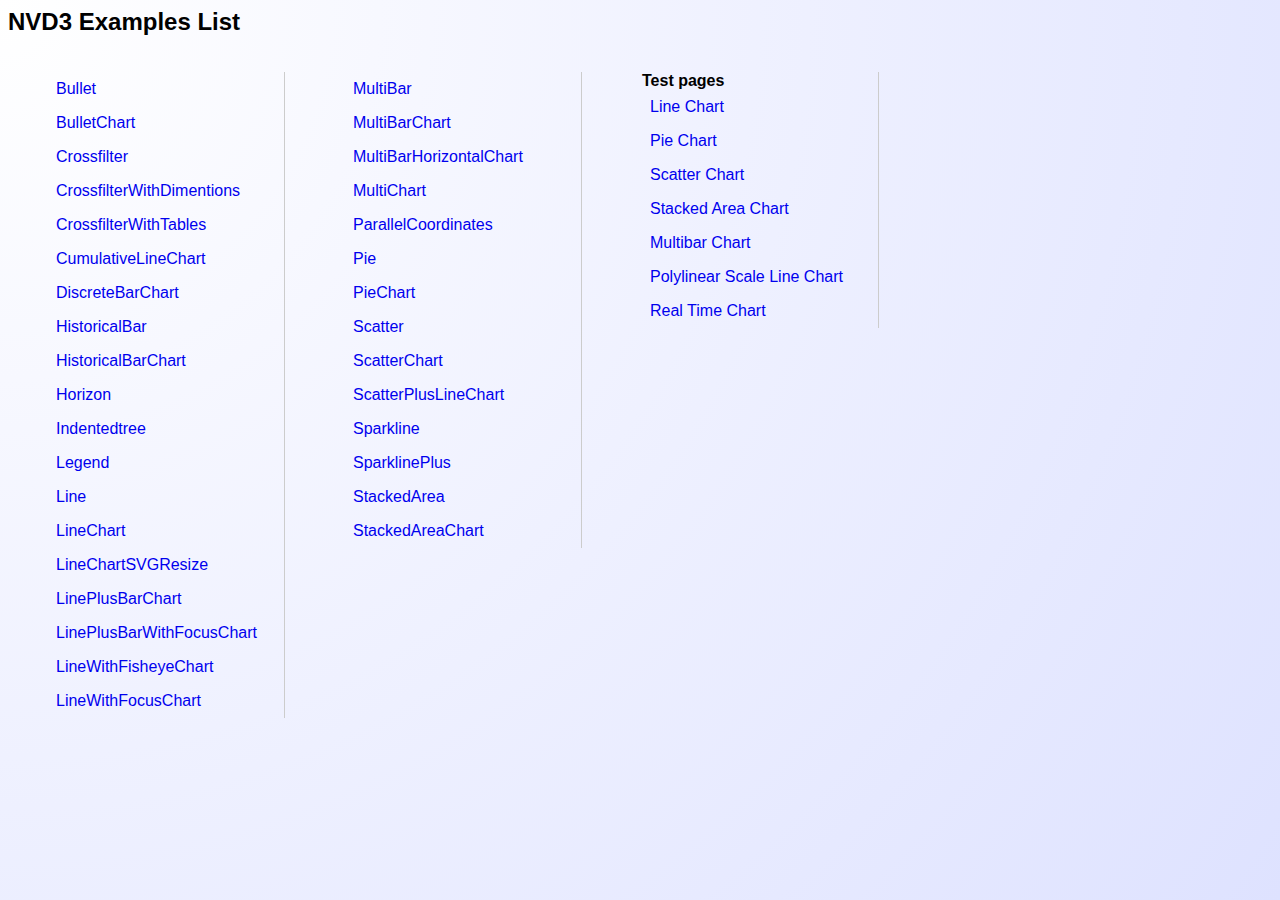
<file: plugins/charts-nvd3/examples/index.html>
<!DOCTYPE html PUBLIC "-//W3C//DTD HTML 3.2 Final//EN"><html>
<title>NVD3 Examples List</title>
<body>
<style>
body {
	font-family: Helvetica;
	/* IE10 Consumer Preview */ 
	background-image: -ms-radial-gradient(left top, circle farthest-corner, #FFFFFF 0%, #DEE2FF 100%);

	/* Mozilla Firefox */ 
	background-image: -moz-radial-gradient(left top, circle farthest-corner, #FFFFFF 0%, #DEE2FF 100%);

	/* Opera */ 
	background-image: -o-radial-gradient(left top, circle farthest-corner, #FFFFFF 0%, #DEE2FF 100%);

	/* Webkit (Safari/Chrome 10) */ 
	background-image: -webkit-gradient(radial, left top, 0, left top, 1012, color-stop(0, #FFFFFF), color-stop(1, #DEE2FF));

	/* Webkit (Chrome 11+) */ 
	background-image: -webkit-radial-gradient(left top, circle farthest-corner, #FFFFFF 0%, #DEE2FF 100%);

	/* W3C Markup, IE10 Release Preview */ 
	background-image: radial-gradient(circle farthest-corner at left top, #FFFFFF 0%, #DEE2FF 100%);
}

ul {
	list-style: none;
	float: left;
	margin-right: 20px;
	border-right: solid 1px #ccc;
}

li {
	padding: 8px;
	min-width: 220px;
}

a {
	text-decoration: none;
	display:block;
}

li:hover {
	background-color: #ccc;
}
</style>
<h2>NVD3 Examples List</h2>
<ul>
<li><a href="bullet.html">Bullet</a>
<li><a href="bulletChart.html">BulletChart</a>
<li><a href="crossfilter.html">Crossfilter</a>
<li><a href="crossfilterWithDimentions.html">CrossfilterWithDimentions</a>
<li><a href="crossfilterWithTables.html">CrossfilterWithTables</a>
<li><a href="cumulativeLineChart.html">CumulativeLineChart</a>
<li><a href="discreteBarChart.html">DiscreteBarChart</a>
<li><a href="historicalBar.html">HistoricalBar</a>
<li><a href="historicalBarChart.html">HistoricalBarChart</a>
<li><a href="horizon.html">Horizon</a>
<li><a href="indentedtree.html">Indentedtree</a>
<li><a href="legend.html">Legend</a>
<li><a href="line.html">Line</a>
<li><a href="lineChart.html">LineChart</a>
<li><a href="lineChartSVGResize.html">LineChartSVGResize</a>
<li><a href="linePlusBarChart.html">LinePlusBarChart</a>
<li><a href="linePlusBarWithFocusChart.html">LinePlusBarWithFocusChart</a>
<li><a href="lineWithFisheyeChart.html">LineWithFisheyeChart</a>
<li><a href="lineWithFocusChart.html">LineWithFocusChart</a>
</ul>
<ul>
<li><a href="multiBar.html">MultiBar</a>
<li><a href="multiBarChart.html">MultiBarChart</a>
<li><a href="multiBarHorizontalChart.html">MultiBarHorizontalChart</a>
<li><a href="multiChart.html">MultiChart</a>
<li><a href="parallelCoordinates.html">ParallelCoordinates</a>
<li><a href="pie.html">Pie</a>
<li><a href="pieChart.html">PieChart</a>
<li><a href="scatter.html">Scatter</a>
<li><a href="scatterChart.html">ScatterChart</a>
<li><a href="scatterPlusLineChart.html">ScatterPlusLineChart</a>
<li><a href="sparkline.html">Sparkline</a>
<li><a href="sparklinePlus.html">SparklinePlus</a>
<li><a href="stackedArea.html">StackedArea</a>
<li><a href="stackedAreaChart.html">StackedAreaChart</a>
</ul>

<ul>
	<strong>Test pages</strong>
	<li><a href="../test/lineChartTest.html">Line Chart</a></li>
	<li><a href="../test/pieChartTest.html">Pie Chart</a></li>
	<li><a href="../test/ScatterChartTest.html">Scatter Chart</a></li>
	<li><a href="../test/stackedAreaChartTest.html">Stacked Area Chart</a></li>
	<li><a href="../test/multiBarChartTest.html">Multibar Chart</a></li>
	<li><a href="../test/polylinearTest.html">Polylinear Scale Line Chart</a></li>
	<li><a href="../test/realTimeChartTest.html">Real Time Chart</a></li>
</ul>
</body>
</html>
</file>
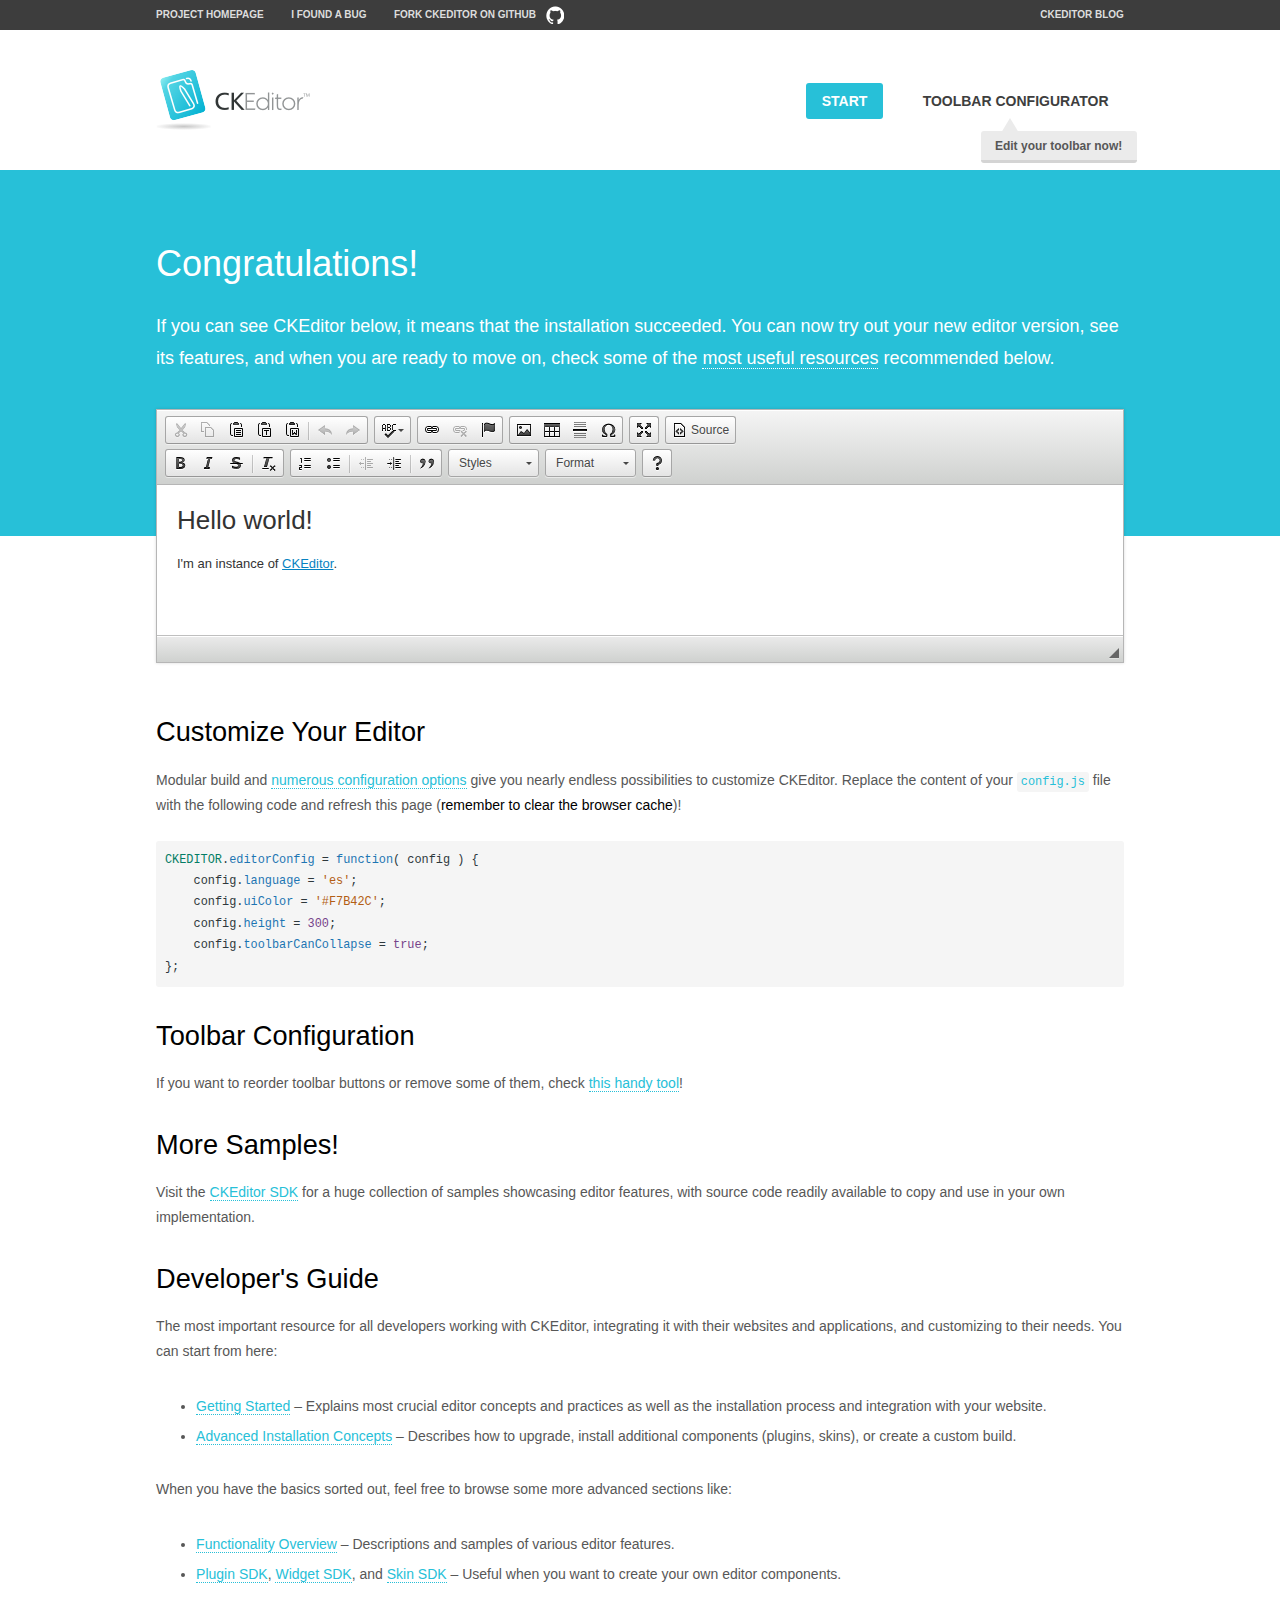
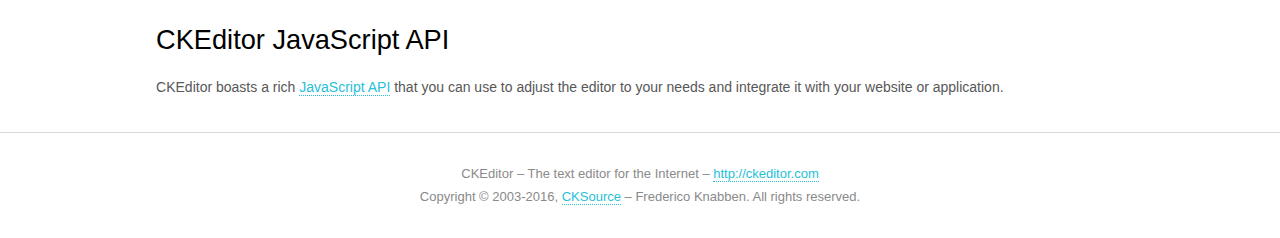
<file: plugins/cke-editor/samples/index.html>
<!DOCTYPE html>
<!--
Copyright (c) 2003-2016, CKSource - Frederico Knabben. All rights reserved.
For licensing, see LICENSE.md or http://ckeditor.com/license
-->
<html>
<head>
	<meta charset="utf-8">
	<title>CKEditor Sample</title>
	<script src="../ckeditor.js"></script>
	<script src="js/sample.js"></script>
	<link rel="stylesheet" href="css/samples.css">
	<link rel="stylesheet" href="toolbarconfigurator/lib/codemirror/neo.css">
</head>
<body id="main">

<nav class="navigation-a">
	<div class="grid-container">
		<ul class="navigation-a-left grid-width-70">
			<li><a href="http://ckeditor.com">Project Homepage</a></li>
			<li><a href="http://dev.ckeditor.com/">I found a bug</a></li>
			<li><a href="http://github.com/ckeditor/ckeditor-dev" class="icon-pos-right icon-navigation-a-github">Fork CKEditor on GitHub</a></li>
		</ul>
		<ul class="navigation-a-right grid-width-30">
			<li><a href="http://ckeditor.com/blog-list">CKEditor Blog</a></li>
		</ul>
	</div>
</nav>

<header class="header-a">
	<div class="grid-container">
		<h1 class="header-a-logo grid-width-30">
			<a href="index.html"><img src="img/logo.png" alt="CKEditor Sample"></a>
		</h1>

		<nav class="navigation-b grid-width-70">
			<ul>
				<li><a href="index.html" class="button-a button-a-background">Start</a></li>
				<li><a href="toolbarconfigurator/index.html" class="button-a">Toolbar configurator <span class="balloon-a balloon-a-nw">Edit your toolbar now!</span></a></li>
			</ul>
		</nav>
	</div>
</header>

<main>
	<div class="adjoined-top">
		<div class="grid-container">
			<div class="content grid-width-100">
				<h1>Congratulations!</h1>
				<p>
					If you can see CKEditor below, it means that the installation succeeded.
					You can now try out your new editor version, see its features, and when you are ready to move on, check some of the <a href="#sample-customize">most useful resources</a> recommended below.
				</p>
			</div>
		</div>
	</div>
	<div class="adjoined-bottom">
		<div class="grid-container">
			<div class="grid-width-100">
				<div id="editor">
					<h1>Hello world!</h1>
					<p>I'm an instance of <a href="http://ckeditor.com">CKEditor</a>.</p>
				</div>
			</div>
		</div>
	</div>

	<div class="grid-container">
		<div class="content grid-width-100">
			<section id="sample-customize">
				<h2>Customize Your Editor</h2>
				<p>Modular build and <a href="http://docs.ckeditor.com/#!/guide/dev_configuration">numerous configuration options</a> give you nearly endless possibilities to customize CKEditor. Replace the content of your <code><a href="../config.js">config.js</a></code> file with the following code and refresh this page (<strong>remember to clear the browser cache</strong>)!</p>
		<pre class="cm-s-neo CodeMirror"><code><span style="padding-right: 0.1px;"><span class="cm-variable">CKEDITOR</span>.<span class="cm-property">editorConfig</span> <span class="cm-operator">=</span> <span class="cm-keyword">function</span>( <span class="cm-def">config</span> ) {</span>
<span style="padding-right: 0.1px;"><span class="cm-tab">	</span><span class="cm-variable-2">config</span>.<span class="cm-property">language</span> <span class="cm-operator">=</span> <span class="cm-string">'es'</span>;</span>
<span style="padding-right: 0.1px;"><span class="cm-tab">	</span><span class="cm-variable-2">config</span>.<span class="cm-property">uiColor</span> <span class="cm-operator">=</span> <span class="cm-string">'#F7B42C'</span>;</span>
<span style="padding-right: 0.1px;"><span class="cm-tab">	</span><span class="cm-variable-2">config</span>.<span class="cm-property">height</span> <span class="cm-operator">=</span> <span class="cm-number">300</span>;</span>
<span style="padding-right: 0.1px;"><span class="cm-tab">	</span><span class="cm-variable-2">config</span>.<span class="cm-property">toolbarCanCollapse</span> <span class="cm-operator">=</span> <span class="cm-atom">true</span>;</span>
<span style="padding-right: 0.1px;">};</span></code></pre>
			</section>

			<section>
				<h2>Toolbar Configuration</h2>
				<p>If you want to reorder toolbar buttons or remove some of them, check <a href="toolbarconfigurator/index.html">this handy tool</a>!</p>
			</section>

			<section>
				<h2>More Samples!</h2>
				<p>Visit the <a href="http://sdk.ckeditor.com">CKEditor SDK</a> for a huge collection of samples showcasing editor features, with source code readily available to copy and use in your own implementation.</p>
			</section>

			<section>
				<h2>Developer's Guide</h2>
				<p>The most important resource for all developers working with CKEditor, integrating it with their websites and applications, and customizing to their needs. You can start from here:</p>
				<ul>
					<li><a href="http://docs.ckeditor.com/#!/guide/dev_installation">Getting Started</a> &ndash; Explains most crucial editor concepts and practices as well as the installation process and integration with your website.</li>
					<li><a href="http://docs.ckeditor.com/#!/guide/dev_advanced_installation">Advanced Installation Concepts</a> &ndash; Describes how to upgrade, install additional components (plugins, skins), or create a custom build.</li>
				</ul>
					<p>When you have the basics sorted out, feel free to browse some more advanced sections like:</p>
				<ul>
					<li><a href="http://docs.ckeditor.com/#!/guide/dev_features">Functionality Overview</a> &ndash; Descriptions and samples of various editor features.</li>
					<li><a href="http://docs.ckeditor.com/#!/guide/plugin_sdk_intro">Plugin SDK</a>, <a href="http://docs.ckeditor.com/#!/guide/widget_sdk_intro">Widget SDK</a>, and <a href="http://docs.ckeditor.com/#!/guide/skin_sdk_intro">Skin SDK</a> &ndash; Useful when you want to create your own editor components.</li>
				</ul>
			</section>

			<section>
				<h2>CKEditor JavaScript API</h2>
				<p>CKEditor boasts a rich <a href="http://docs.ckeditor.com/#!/api">JavaScript API</a> that you can use to adjust the editor to your needs and integrate it with your website or application.</p>
			</section>
		</div>
	</div>
</main>

<footer class="footer-a grid-container">
	<div class="grid-container">
		<p class="grid-width-100">
			CKEditor &ndash; The text editor for the Internet &ndash; <a class="samples" href="http://ckeditor.com/">http://ckeditor.com</a>
		</p>
		<p class="grid-width-100" id="copy">
			Copyright &copy; 2003-2016, <a class="samples" href="http://cksource.com/">CKSource</a> &ndash; Frederico Knabben. All rights reserved.
		</p>
	</div>
</footer>
<script>
	initSample();
</script>

</body>
</html>
</file>
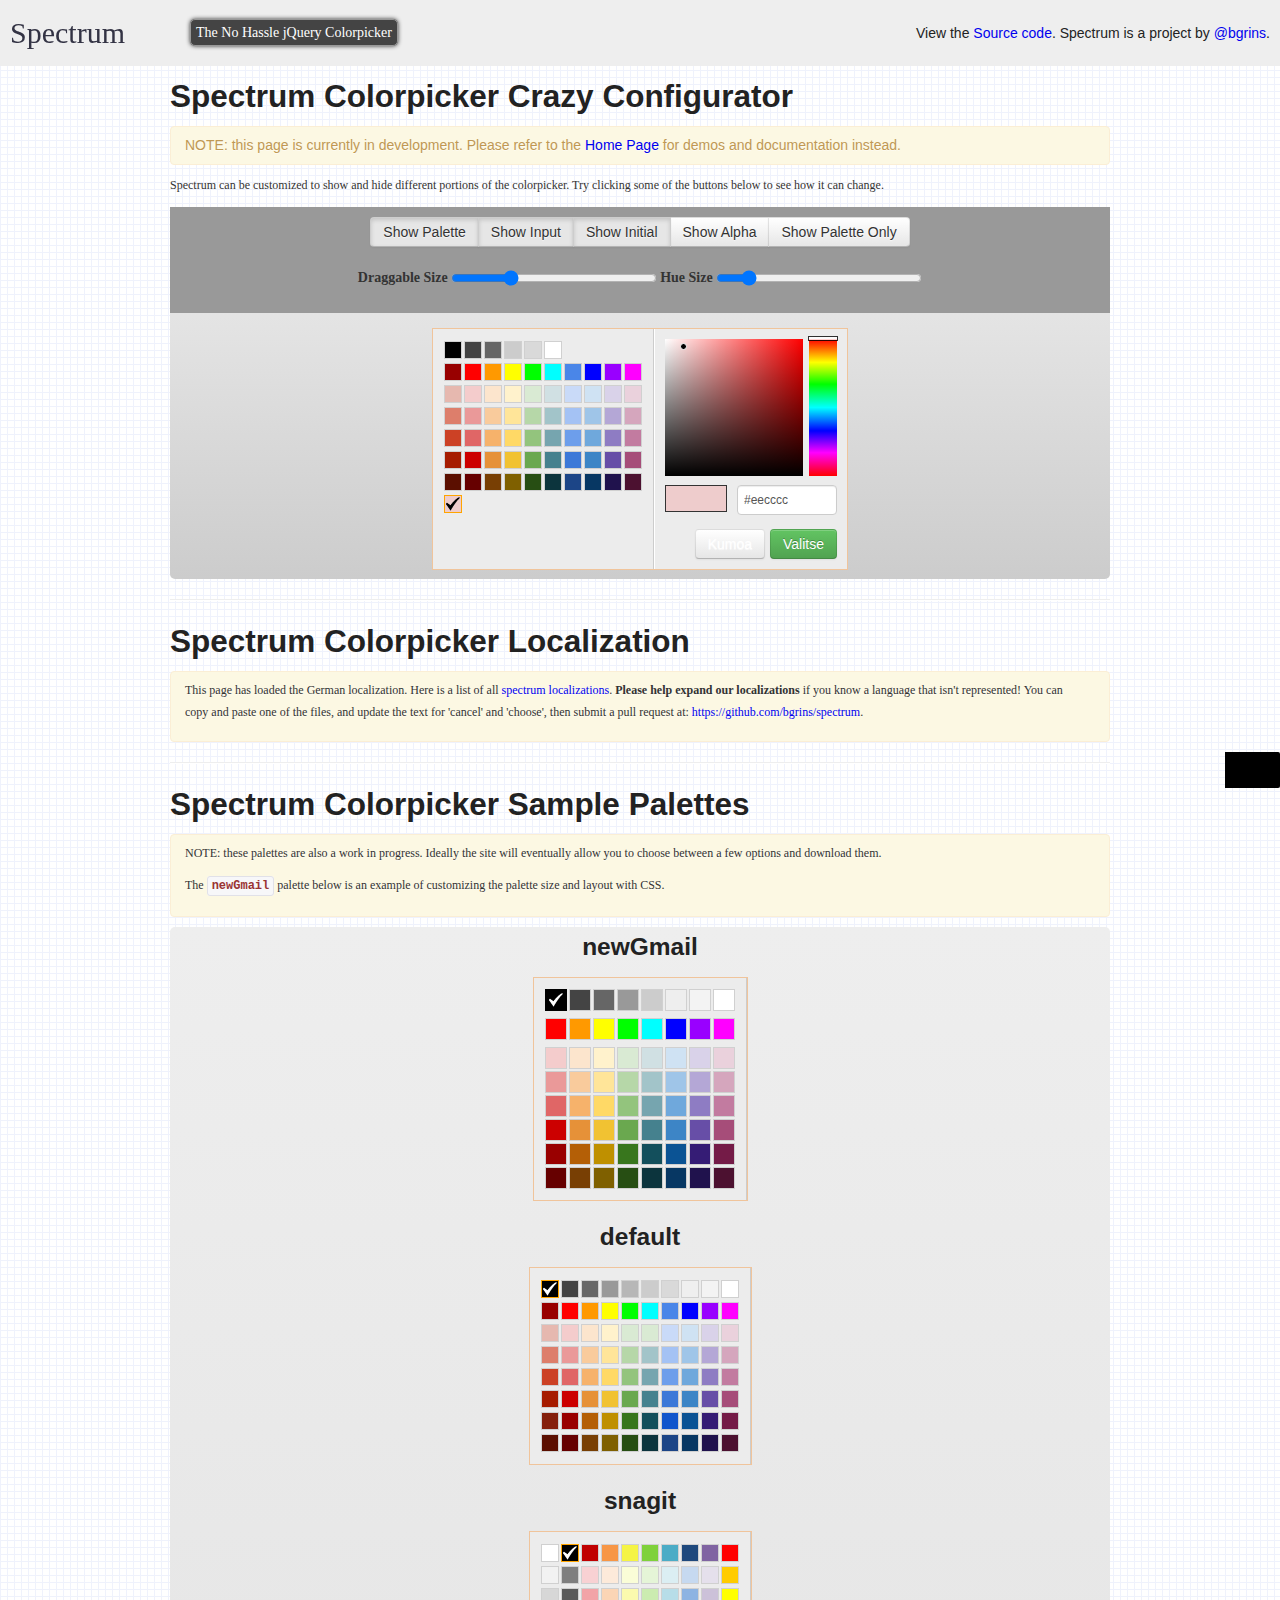
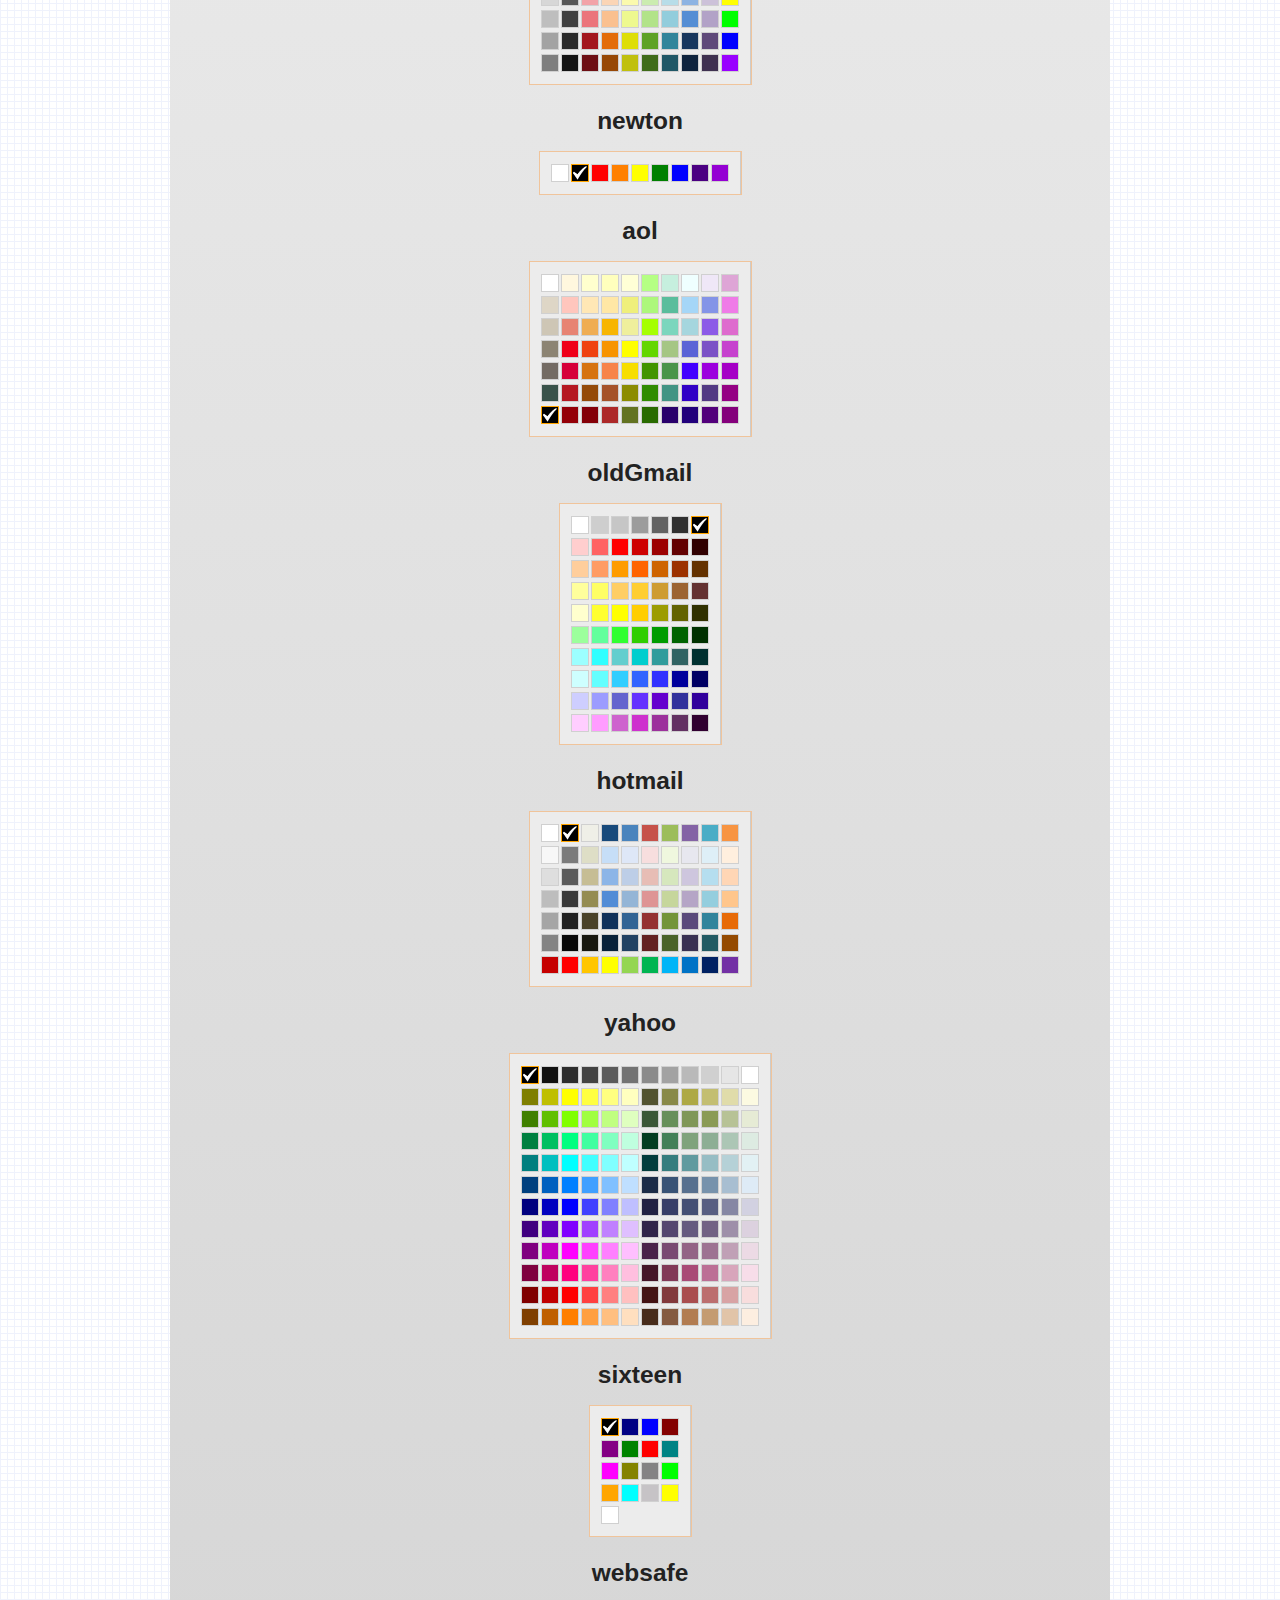
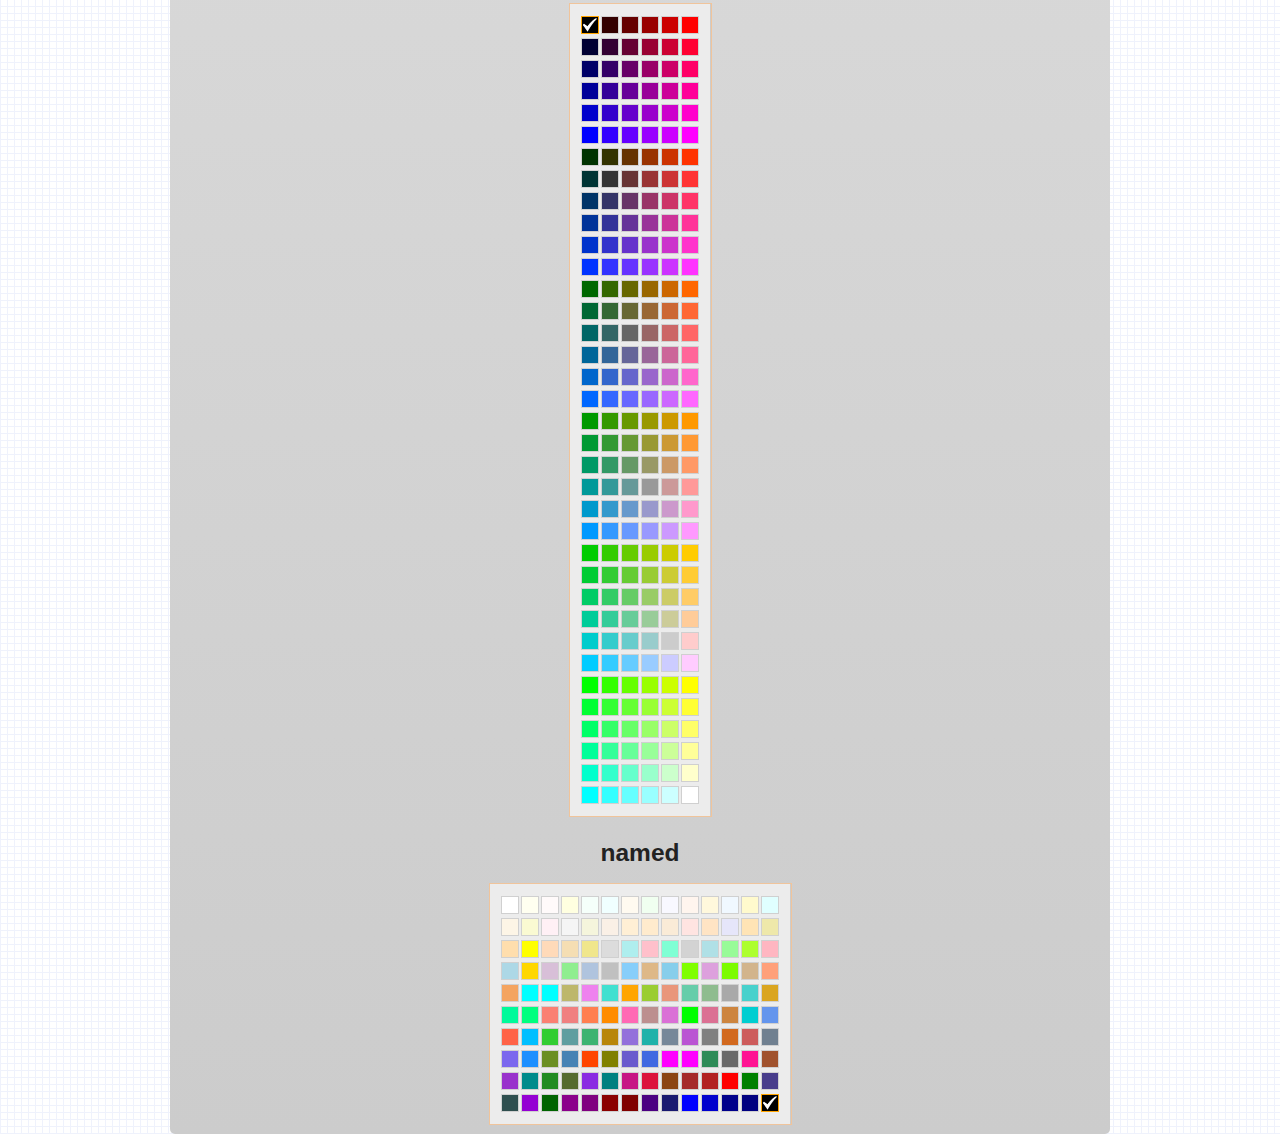
<file: plugins/colorpicker/example/index.html>
<!doctype html>
<html>
<head>
    <meta http-equiv="content-type" content="text/html; charset=UTF-8">
    <title>Spectrum - The No Hassle jQuery Colorpicker</title>

    <meta name="description" content="Spectrum is a JavaScript colorpicker plugin using the jQuery framework.  It is highly customizable, but can also be used as a simple input type=color polyfill">
    <meta name="author" content="Brian Grinstead and Spectrum contributors">

    <link rel="stylesheet" type="text/css" href="../spectrum.css">
    <link rel="stylesheet" type="text/css" href="../docs/bootstrap.css">
    <link rel="stylesheet" type="text/css" href="../docs/docs.css">
    <script type="text/javascript" src="../docs/jquery-1.9.1.js"></script>
    <script type="text/javascript" src="../spectrum.js"></script>
	<script type="text/javascript" src="../i18n/jquery.spectrum-fi.js"></script>
    <script type='text/javascript' src='example.js'></script>

    <style>

    .example-container {
        margin-top: 10px;
        text-align: center;
        background: #333;
        background: linear-gradient(to bottom, #eee, #ccc);
        padding: 3px;
        padding-top: 0;
        border-radius: 5px;
    }
    .example-controls {
        background: #999;
        margin: 0 -3px;
        padding: 10px 0;
        margin-bottom: 15px;

    }
    label {
        display: inline-block;
        font-weight: bold;

    }
    #palettes .sp-palette {
        max-width: 500px;
    }


    .newGmail .sp-palette-row-0, .newGmail .sp-palette-row-1 {
        margin-bottom: 5px;
    }

    .newGmail .sp-palette .sp-thumb-el {
        width: 20px;
        height: 20px;
        margin: 1px 1px;
    }

    .newGmail .sp-palette .sp-thumb-el:hover, .newGmail  .sp-palette .sp-thumb-el.sp-thumb-active {
        border-color: #000;
    }
    </style>
</head>
<body>
<div id='header'>
    <h1><a href='http://bgrins.github.com/spectrum'>Spectrum</a></h1> <h2><em>The No Hassle jQuery Colorpicker</em></h2>
    <div id='links'>
        View the <a href='http://github.com/bgrins/spectrum'>Source code</a>.
        Spectrum is a project by <a href='http://twitter.com/bgrins'>@bgrins</a>.
    </div>
    <br style='clear:both;' />
</div>

<div class="container">

    <h2>Spectrum Colorpicker Crazy Configurator</h2>
    <div class='alert'>NOTE: this page is currently in development.  Please refer to the <a href='http://github.com/bgrins/spectrum'>Home Page</a> for demos and documentation instead.
    </div>
    <p>
        Spectrum can be customized to show and hide different portions of the colorpicker.  Try clicking some of the buttons below to see how it can change.
    </p>

    <div class="example-container">
        <div class="example-controls">
            <div class='btn-group'>
                <button class='btn toggleBtn' data-rule='showPalette'>Show Palette</button>
                <button class='btn toggleBtn' data-rule='showInput'>Show Input</button>
                <button class='btn toggleBtn' data-rule='showInitial'>Show Initial</button>
                <button class='btn toggleBtn' data-rule='showAlpha'>Show Alpha</button>
                <button class='btn toggleBtn' data-rule='showPaletteOnly'>Show Palette Only</button>
            </div>
            <br />
            <br />
            <p>
            <label>Draggable Size <input type='range' value='172' id='size' max='500' min='50' /></label>

            <label>Hue Size <input type='range' value='16' id='huesize' max='90' min='5' /></label>
            </p>
        </div>

        <input id="full">

    </div>

    <hr />
    <h2>Spectrum Colorpicker Localization</h2>
    <div class='alert'>
        <p>
            This page has loaded the German localization.  Here is a list of all <a href='https://github.com/bgrins/spectrum/tree/master/i18n'>spectrum localizations</a>.  <strong>Please help expand our localizations</strong>  if you know a language that isn't represented!  You can copy and paste one of the files, and update the text for 'cancel' and 'choose', then submit a pull request at: <a href'https://github.com/bgrins/spectrum'>https://github.com/bgrins/spectrum</a>.
        </p>
    </div>

	<input id="langdemo" />

    <hr />
    <h2>Spectrum Colorpicker Sample Palettes</h2>
    <div class='alert'>

        <p>
        NOTE: these palettes are also a work in progress.  Ideally the site will eventually allow you to choose between a few options and download them.
        </p>

        <p>
        The <code>newGmail</code> palette below is an example of customizing the palette size and layout with CSS.
        </p>

    </div>
    <div id="palettes" class="example-container">

    </div>

</div>


<script type="text/javascript" src="../docs/prettify.js"></script>
<script type="text/javascript">

  var _gaq = _gaq || [];
  _gaq.push(['_setAccount', 'UA-8259845-4']);
  _gaq.push(['_trackPageview']);

  (function() {
    var ga = document.createElement('script'); ga.type = 'text/javascript'; ga.async = true;
    ga.src = ('https:' == document.location.protocol ? 'https://ssl' : 'http://www') + '.google-analytics.com/ga.js';
    var s = document.getElementsByTagName('script')[0]; s.parentNode.insertBefore(ga, s);
  })();

</script>
</body>
</html>
</file>
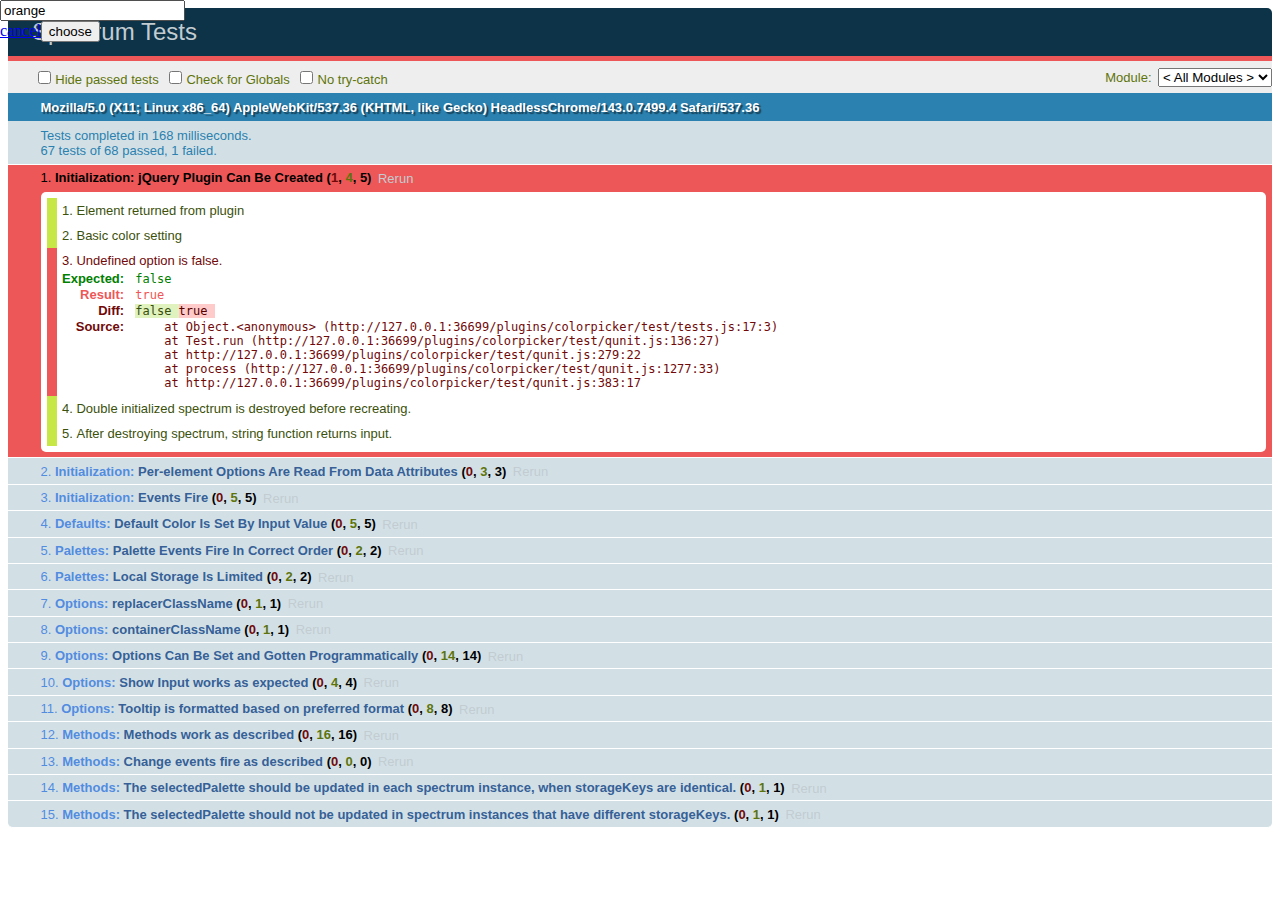
<file: plugins/colorpicker/test/index.html>
<!DOCTYPE html>
<html>
<head>
  <meta charset="utf-8">
  <title>Spectrum Tests</title>
  <link rel="stylesheet" href="qunit.css">
</head>
<body>
  <div id="qunit"></div>
  <script src="../docs/jquery-1.9.1.js"></script>
  <script src="../spectrum.js"></script>
  <script src="qunit.js"></script>
  <script src="tests.js"></script>
</body>
</html>
</file>
<file: css/theme.css>
/******* THEMES *******/
/**** SIDEBAR DARK / TOPBAR WHITE ****/
/* SD/TW : theme default */
.theme-sdtl.color-default:not(.sidebar-top) .logopanel {
  background: #181a1d;
}
.theme-sdtl.color-default:not(.sidebar-top) .logopanel {
  background-color: rgba(3, 169, 244, 0.65)!important;
}
.theme-sdtl.color-default .topbar {
  background-color: rgb(3, 169, 244)!important;
}
.theme-sdtl.color-default .sidebar .sidebar-inner {
  background-color: rgba(3, 169, 244, 0.65)!important;
}
.theme-sdtl.color-default .sidebar .sidebar-inner .nav-sidebar .nav-parent .children,
.theme-sdtl.color-default .sidebar .sidebar-inner .sidebar-footer,
.theme-sdtl.color-default .sidebar .sidebar-inner .sidebar-top .searchform input {
  background-color: rgba(3, 169, 244, 0.65)!important;
}
/* SD/TW : theme primary */
.theme-sdtl.color-primary .sidebar {
  background-color: #174955;
}
.theme-sdtl.color-primary:not(.sidebar-top) .logopanel,
.theme-sdtl.color-primary .topbar .header-left .topnav > ul > li.active > a::before,
.theme-sdtl.color-primary .topbar .header-left .topnav > ul > li.open > a::before,
.theme-sdtl.color-primary .topbar .header-left .topnav > ul > li > a:hover::before,
.theme-sdtl.color-primary .topbar .header-left .topnav > ul > li > a:focus::before {
  background: #319db5;
}
.theme-sdtl.color-primary .topbar {
  background: #ffffff;
}
.theme-sdtl.color-primary .sidebar .sidebar-inner {
  background-color: rgba(3, 169, 244, 0.65)!important;
}
.theme-sdtl.color-primary .sidebar .sidebar-inner .nav-sidebar > li.active > a,
.theme-sdtl.color-primary .nav-sidebar > li.active > a:hover,
.theme-sdtl.color-primary .nav-sidebar > li.active > a:focus {
  background: #319db5;
}
.theme-sdtl.color-primary:not(.sidebar-collapsed) .sidebar .sidebar-inner .nav-sidebar > li.nav-parent > a:hover,
.theme-sdtl.color-primary:not(.sidebar-collapsed) .sidebar .sidebar-inner .nav-sidebar > li > a:hover,
.theme-sdtl.color-primary:not(.sidebar-collapsed) .nav-sidebar > li > a:active,
.theme-sdtl.color-primary:not(.sidebar-collapsed) .nav-sidebar > li > a:focus {
  background: none;
  color: #fff;
}
.theme-sdtl.color-primary .sidebar .sidebar-inner .menu-title .menu-settings .dropdown-menu > li > a:hover {
  background: #133c45;
  color: #FFF;
}
.theme-sdtl.color-primary .sidebar .sidebar-inner .nav-sidebar .nav-parent .children,
.theme-sdtl.color-primary .sidebar .sidebar-inner .sidebar-footer,
.theme-sdtl.color-primary .sidebar .sidebar-inner .sidebar-top .searchform input {
  background: #133c45;
}
.theme-sdtl.color-primary .sidebar .sidebar-inner .menu-title {
  color: rgba(255, 255, 255, 0.3);
}
.theme-sdtl.color-primary .sidebar .sidebar-inner .sidebar-top .userlogged > i {
  color: rgba(255, 255, 255, 0.3);
}  background-color: rgba(3, 169, 244, 0.65)!important;
.theme-sdtl.color-primary .sidebar .sidebar-inner .menu-title .menu-settings .dropdown-menu > li > a:hover {
  background: #319db5;
  color: #fff;
}
.theme-sdtl.color-primary.sidebar-top .nav-sidebar > li.nav-hover > a,
.theme-sdtl.color-primary.rtl .sidebar-top .nav-sidebar > li.nav-hover > a {
  background: #133c45 !important;
}
.theme-sdtl.color-primary .sidebar .sidebar-inner .sidebar-footer .pull-left:hover,
.theme-sdtl.color-primary .sidebar-footer .pull-left:active,
.theme-sdtl.color-primary .sidebar-footer .pull-left:focus {
  background-color: #0f3139;
}
.theme-sdtl.color-primary .sidebar .sidebar-inner .nav-sidebar .children:after {
  border-left: 1px solid #0f3139;
}
.theme-sdtl.color-primary .sidebar .sidebar-inner .nav-sidebar .children li:before {
  background: #0f3139;
}
.theme-sdtl.color-primary.submenu-hover .sidebar .sidebar-inner .nav-sidebar > li.nav-parent.nav-hover:before {
  border-right-color: #133c45;
}
.theme-sdtl.color-default .dropdown-menu > .active > a,
.theme-sdtl.color-default .dropdown-menu > .active > a:focus,
.theme-sdtl.color-default .dropdown-menu > .active > a:hover {
  background: #319db5;
}
.theme-sdtl.color-primary .dropdown-menu > .active > a,
.theme-sdtl.color-primary .dropdown-menu > .active > a:focus,
.theme-sdtl.color-primary .dropdown-menu > .active > a:hover {
  background: #319db5;
}
/* SD/TW : theme red */
.theme-sdtl.color-red .sidebar {
  background-color: #3c2120;
}
.theme-sdtl.color-red:not(.sidebar-top) .logopanel,
.theme-sdtl.color-red .topbar .header-left .topnav > ul > li.active > a::before,
.theme-sdtl.color-red .topbar .header-left .topnav > ul > li.open > a::before,
.theme-sdtl.color-red .topbar .header-left .topnav > ul > li > a:hover::before,
.theme-sdtl.color-red .topbar .header-left .topnav > ul > li > a:focus::before {
  background: #c9625f;
}
.theme-sdtl.color-red .topbar {
  background: #ffffff;
}
.theme-sdtl.color-red .sidebar .sidebar-inner {
  background: #3c2120;
}
.theme-sdtl.color-red .sidebar .sidebar-inner .nav-sidebar > li.active > a,
.theme-sdtl.color-red .nav-sidebar > li.active > a:hover,
.theme-sdtl.color-red .nav-sidebar > li.active > a:focus {
  background: #c9625f;
}
.theme-sdtl.color-red:not(.sidebar-collapsed) .sidebar .sidebar-inner .nav-sidebar > li.nav-parent > a:hover,
.theme-sdtl.color-red:not(.sidebar-collapsed) .sidebar .sidebar-inner .nav-sidebar > li > a:hover,
.theme-sdtl.color-red:not(.sidebar-collapsed) .nav-sidebar > li > a:active,
.theme-sdtl.color-red:not(.sidebar-collapsed) .nav-sidebar > li > a:focus {
  background: none;
  color: #fff;
}
.theme-sdtl.color-red .sidebar .sidebar-inner .menu-title .menu-settings .dropdown-menu > li > a:hover {
  background: #2e100f;
  color: #FFF;
}
.theme-sdtl.color-red .sidebar .sidebar-inner .nav-sidebar > li.active > a:hover {
  background: #c9625f;
}
.theme-sdtl.color-red .sidebar .sidebar-inner .nav-sidebar .nav-parent .children,
.theme-sdtl.color-red .sidebar .sidebar-inner .sidebar-footer,
.theme-sdtl.color-red .sidebar .sidebar-inner .sidebar-top .searchform input {
  background: #2e100f;
}
.theme-sdtl.color-red .sidebar .sidebar-inner .menu-title {
  color: rgba(255, 255, 255, 0.3);
}
.theme-sdtl.color-red .sidebar .sidebar-inner .sidebar-top .userlogged > i {
  color: rgba(255, 255, 255, 0.3);
}
.theme-sdtl.color-red.sidebar-collapsed .sidebar .sidebar-inner .nav-sidebar > li.nav-hover.nav-active.active > a {
  background: #c9625f !important;
}
.theme-sdtl.color-red.sidebar-collapsed .sidebar .sidebar-inner .nav-sidebar > li.nav-hover.active > a span:not(.badge) {
  background: #c9625f !important;
}
.theme-sdtl.color-red.sidebar-collapsed .topbar .header-left .topnav .menutoggle {
  background: #c9625f;
}
.theme-sdtl.color-red .topbar .header-left .topnav .menu__handle {
  background: none;
}
.theme-sdtl.color-red .sidebar .sidebar-inner .menu-title .menu-settings .dropdown-menu > li > a:hover {
  background: #c9625f;
  color: #fff;
}
.theme-sdtl.color-red.sidebar-top .nav-sidebar > li.nav-hover > a,
.theme-sdtl.color-red.rtl .sidebar-top .nav-sidebar > li.nav-hover > a {
  background: #2e100f !important;
}
.theme-sdtl.color-red .sidebar .sidebar-inner .sidebar-footer .pull-left:hover,
.theme-sdtl.color-red .sidebar-footer .pull-left:active,
.theme-sdtl.color-red .sidebar-footer .pull-left:focus {
  background-color: #130706;
}
.theme-sdtl.color-red .sidebar .sidebar-inner .nav-sidebar .children:after {
  border-left: 1px solid #130706;
}
.theme-sdtl.color-red .sidebar .sidebar-inner .nav-sidebar .children li:before {
  background: #130706;
}
.theme-sdtl.color-red.submenu-hover .sidebar .sidebar-inner .nav-sidebar > li.nav-parent.nav-hover:before {
  border-right-color: #2e100f;
}
.theme-sdtl.color-red .sidebar .sidebar-inner .nav-sidebar .children > li.active > a {
  color: #ffffff !important;
}
.theme-sdtl.color-red .dropdown-menu > .active > a,
.theme-sdtl.color-red .dropdown-menu > .active > a:focus,
.theme-sdtl.color-red .dropdown-menu > .active > a:hover {
  background: #c9625f;
}
/* SD/TW : theme green */
.theme-sdtl.color-green .sidebar {
  background-color: #0e3029;
}
.theme-sdtl.color-green:not(.sidebar-top) .logopanel,
.theme-sdtl.color-green .topbar .header-left .topnav > ul > li.active > a::before,
.theme-sdtl.color-green .topbar .header-left .topnav > ul > li.open > a::before,
.theme-sdtl.color-green .topbar .header-left .topnav > ul > li > a:hover::before,
.theme-sdtl.color-green .topbar .header-left .topnav > ul > li > a:focus::before {
  background: #18a689;
}
.theme-sdtl.color-green .topbar {
  background: #ffffff;
}
.theme-sdtl.color-green .sidebar .sidebar-inner {
  background: #0e3029;
}
.theme-sdtl.color-green .sidebar .sidebar-inner .nav-sidebar > li.active > a,
.theme-sdtl.color-green .nav-sidebar > li.active > a:hover,
.theme-sdtl.color-green .nav-sidebar > li.active > a:focus {
  background: #18a689;
}
.theme-sdtl.color-green:not(.sidebar-collapsed) .sidebar .sidebar-inner .nav-sidebar > li.nav-parent > a:hover,
.theme-sdtl.color-green:not(.sidebar-collapsed) .sidebar .sidebar-inner .nav-sidebar > li > a:hover,
.theme-sdtl.color-green:not(.sidebar-collapsed) .nav-sidebar > li > a:active,
.theme-sdtl.color-green:not(.sidebar-collapsed) .nav-sidebar > li > a:focus {
  background: none;
  color: #fff;
}
.theme-sdtl.color-green .sidebar .sidebar-inner .menu-title .menu-settings .dropdown-menu > li > a:hover {
  background: #05201b;
  color: #FFF;
}
.theme-sdtl.color-green .sidebar .sidebar-inner .nav-sidebar > li.active > a:hover {
  background: #18a689;
}
.theme-sdtl.color-green .sidebar .sidebar-inner .nav-sidebar .nav-parent .children,
.theme-sdtl.color-green .sidebar .sidebar-inner .sidebar-footer,
.theme-sdtl.color-green .sidebar .sidebar-inner .sidebar-top .searchform input {
  background: #05201b;
}
.theme-sdtl.color-green .sidebar .sidebar-inner .menu-title {
  color: rgba(255, 255, 255, 0.3);
}
.theme-sdtl.color-green .sidebar .sidebar-inner .sidebar-top .userlogged > i {
  color: rgba(255, 255, 255, 0.3);
}
.theme-sdtl.color-green.sidebar-collapsed .sidebar .sidebar-inner .nav-sidebar > li.nav-hover.nav-active.active > a {
  background: #18a689 !important;
}
.theme-sdtl.color-green.sidebar-collapsed .sidebar .sidebar-inner .nav-sidebar > li.nav-hover.active > a span:not(.badge) {
  background: #18a689 !important;
}
.theme-sdtl.color-green.sidebar-collapsed .topbar .header-left .topnav .menutoggle {
  background: #18a689;
}
.theme-sdtl.color-green .topbar .header-left .topnav .menu__handle {
  background: none;
}
.theme-sdtl.color-green .sidebar .sidebar-inner .menu-title .menu-settings .dropdown-menu > li > a:hover {
  background: #18a689;
  color: #fff;
}
.theme-sdtl.color-green.sidebar-top .nav-sidebar > li.nav-hover > a,
.theme-sdtl.color-green.rtl .sidebar-top .nav-sidebar > li.nav-hover > a {
  background: #05201b !important;
}
.theme-sdtl.color-green .sidebar .sidebar-inner .sidebar-footer .pull-left:hover,
.theme-sdtl.color-green .sidebar-footer .pull-left:active,
.theme-sdtl.color-green .sidebar-footer .pull-left:focus {
  background-color: #020f0c;
}
.theme-sdtl.color-green .sidebar .sidebar-inner .nav-sidebar .children:after {
  border-left: 1px solid #020f0c;
}
.theme-sdtl.color-green .sidebar .sidebar-inner .nav-sidebar .children li:before {
  background: #020f0c;
}
.theme-sdtl.color-green.submenu-hover .sidebar .sidebar-inner .nav-sidebar > li.nav-parent.nav-hover:before {
  border-right-color: #05201b;
}
.theme-sdtl.color-green .sidebar .sidebar-inner .nav-sidebar .children > li.active > a {
  color: #ffffff !important;
}
.theme-sdtl.color-green .dropdown-menu > .active > a,
.theme-sdtl.color-green .dropdown-menu > .active > a:focus,
.theme-sdtl.color-green .dropdown-menu > .active > a:hover {
  background: #18a689;
}
/* SD/TW : theme orange */
.theme-sdtl.color-orange .sidebar {
  background-color: #4a3526;
}
.theme-sdtl.color-orange:not(.sidebar-top) .logopanel,
.theme-sdtl.color-orange .topbar .header-left .topnav > ul > li.active > a::before,
.theme-sdtl.color-orange .topbar .header-left .topnav > ul > li.open > a::before,
.theme-sdtl.color-orange .topbar .header-left .topnav > ul > li > a:hover::before,
.theme-sdtl.color-orange .topbar .header-left .topnav > ul > li > a:focus::before {
  background: #b66d39;
}
.theme-sdtl.color-orange .topbar {
  background: #ffffff;
}
.theme-sdtl.color-orange .sidebar .sidebar-inner {
  background: #4a3526;
}
.theme-sdtl.color-orange .sidebar .sidebar-inner .nav-sidebar > li.active > a,
.theme-sdtl.color-orange .nav-sidebar > li.active > a:hover,
.theme-sdtl.color-orange .nav-sidebar > li.active > a:focus {
  background: #b66d39;
}
.theme-sdtl.color-orange:not(.sidebar-collapsed) .sidebar .sidebar-inner .nav-sidebar > li.nav-parent > a:hover,
.theme-sdtl.color-orange:not(.sidebar-collapsed) .sidebar .sidebar-inner .nav-sidebar > li > a:hover,
.theme-sdtl.color-orange:not(.sidebar-collapsed) .nav-sidebar > li > a:active,
.theme-sdtl.color-orange:not(.sidebar-collapsed) .nav-sidebar > li > a:focus {
  background: none;
  color: #fff;
}
.theme-sdtl.color-orange .sidebar .sidebar-inner .menu-title .menu-settings .dropdown-menu > li > a:hover {
  background: #412715;
  color: #FFF;
}
.theme-sdtl.color-orange .sidebar .sidebar-inner .nav-sidebar > li.active > a:hover {
  background: #b66d39;
}
.theme-sdtl.color-orange .sidebar .sidebar-inner .nav-sidebar .nav-parent .children,
.theme-sdtl.color-orange .sidebar .sidebar-inner .sidebar-footer,
.theme-sdtl.color-orange .sidebar .sidebar-inner .sidebar-top .searchform input {
  background: #412715;
}
.theme-sdtl.color-orange .sidebar .sidebar-inner .menu-title {
  color: rgba(255, 255, 255, 0.3);
}
.theme-sdtl.color-orange .sidebar .sidebar-inner .sidebar-top .userlogged > i {
  color: rgba(255, 255, 255, 0.3);
}
.theme-sdtl.color-orange.sidebar-collapsed .sidebar .sidebar-inner .nav-sidebar > li.nav-hover.nav-active.active > a {
  background: #b66d39 !important;
}
.theme-sdtl.color-orange.sidebar-collapsed .sidebar .sidebar-inner .nav-sidebar > li.nav-hover.active > a span:not(.badge) {
  background: #b66d39 !important;
}
.theme-sdtl.color-orange.sidebar-collapsed .topbar .header-left .topnav .menutoggle {
  background: #b66d39;
}
.theme-sdtl.color-orange .topbar .header-left .topnav .menu__handle {
  background: none;
}
.theme-sdtl.color-orange .sidebar .sidebar-inner .menu-title .menu-settings .dropdown-menu > li > a:hover {
  background: #b66d39;
  color: #fff;
}
.theme-sdtl.color-orange.sidebar-top .nav-sidebar > li.nav-hover > a,
.theme-sdtl.color-orange.rtl .sidebar-top .nav-sidebar > li.nav-hover > a {
  background: #412715 !important;
}
.theme-sdtl.color-orange .sidebar .sidebar-inner .sidebar-footer .pull-left:hover,
.theme-sdtl.color-orange .sidebar-footer .pull-left:active,
.theme-sdtl.color-orange .sidebar-footer .pull-left:focus {
  background-color: #321e10;
}
.theme-sdtl.color-orange .sidebar .sidebar-inner .nav-sidebar .children:after {
  border-left: 1px solid #321e10;
}
.theme-sdtl.color-orange .sidebar .sidebar-inner .nav-sidebar .children li:before {
  background: #321e10;
}
.theme-sdtl.color-orange.submenu-hover .sidebar .sidebar-inner .nav-sidebar > li.nav-parent.nav-hover:before {
  border-right-color: #412715;
}
.theme-sdtl.color-orange .sidebar .sidebar-inner .nav-sidebar .children > li.active > a {
  color: #ffffff !important;
}
.theme-sdtl.color-orange .dropdown-menu > .active > a,
.theme-sdtl.color-orange .dropdown-menu > .active > a:focus,
.theme-sdtl.color-orange .dropdown-menu > .active > a:hover {
  background: #b66d39;
}
/* SD/TW : theme purple */
.theme-sdtl.color-purple .sidebar {
  background-color: #393f51;
}
.theme-sdtl.color-purple:not(.sidebar-top) .logopanel,
.theme-sdtl.color-purple .topbar .header-left .topnav > ul > li.active > a::before,
.theme-sdtl.color-purple .topbar .header-left .topnav > ul > li.open > a::before,
.theme-sdtl.color-purple .topbar .header-left .topnav > ul > li > a:hover::before,
.theme-sdtl.color-purple .topbar .header-left .topnav > ul > li > a:focus::before {
  background: #6e62b5;
}
.theme-sdtl.color-purple .topbar {
  background: #ffffff;
}
.theme-sdtl.color-purple .sidebar .sidebar-inner {
  background: #393f51;
}
.theme-sdtl.color-purple .sidebar .sidebar-inner .nav-sidebar > li.active > a,
.theme-sdtl.color-purple .nav-sidebar > li.active > a:hover,
.theme-sdtl.color-purple .nav-sidebar > li.active > a:focus {
  background: #6e62b5;
}
.theme-sdtl.color-purple:not(.sidebar-collapsed) .sidebar .sidebar-inner .nav-sidebar > li.nav-parent > a:hover,
.theme-sdtl.color-purple:not(.sidebar-collapsed) .sidebar .sidebar-inner .nav-sidebar > li > a:hover,
.theme-sdtl.color-purple:not(.sidebar-collapsed) .nav-sidebar > li > a:active,
.theme-sdtl.color-purple:not(.sidebar-collapsed) .nav-sidebar > li > a:focus {
  background: none;
  color: #fff;
}
.theme-sdtl.color-purple .sidebar .sidebar-inner .menu-title .menu-settings .dropdown-menu > li > a:hover {
  background: #2e3342;
  color: #FFF;
}
.theme-sdtl.color-purple .sidebar .sidebar-inner .nav-sidebar > li.active > a:hover {
  background: #6e62b5;
}
.theme-sdtl.color-purple .sidebar .sidebar-inner .nav-sidebar .nav-parent .children,
.theme-sdtl.color-purple .sidebar .sidebar-inner .sidebar-footer,
.theme-sdtl.color-purple .sidebar .sidebar-inner .sidebar-top .searchform input {
  background: #2e3342;
}
.theme-sdtl.color-purple .sidebar .sidebar-inner .menu-title {
  color: rgba(255, 255, 255, 0.3);
}
.theme-sdtl.color-purple .sidebar .sidebar-inner .sidebar-top .userlogged > i {
  color: rgba(255, 255, 255, 0.3);
}
.theme-sdtl.color-purple.sidebar-collapsed .sidebar .sidebar-inner .nav-sidebar > li.nav-hover.nav-active.active > a {
  background: #6e62b5 !important;
}
.theme-sdtl.color-purple.sidebar-collapsed .sidebar .sidebar-inner .nav-sidebar > li.nav-hover.active > a span:not(.badge) {
  background: #6e62b5 !important;
}
.theme-sdtl.color-purple.sidebar-collapsed .topbar .header-left .topnav .menutoggle {
  background: #6e62b5;
}
.theme-sdtl.color-purple .topbar .header-left .topnav .menu__handle {
  background: none;
}
.theme-sdtl.color-purple .sidebar .sidebar-inner .menu-title .menu-settings .dropdown-menu > li > a:hover {
  background: #6e62b5;
  color: #fff;
}
.theme-sdtl.color-purple.sidebar-top .nav-sidebar > li.nav-hover > a,
.theme-sdtl.color-purple.rtl .sidebar-top .nav-sidebar > li.nav-hover > a {
  background: #2e3342 !important;
}
.theme-sdtl.color-purple .sidebar .sidebar-inner .sidebar-footer .pull-left:hover,
.theme-sdtl.color-purple .sidebar-footer .pull-left:active,
.theme-sdtl.color-purple .sidebar-footer .pull-left:focus {
  background-color: #20232d;
}
.theme-sdtl.color-purple .sidebar .sidebar-inner .nav-sidebar .children:after {
  border-left: 1px solid #20232d;
}
.theme-sdtl.color-purple .sidebar .sidebar-inner .nav-sidebar .children li:before {
  background: #20232d;
}
.theme-sdtl.color-purple.submenu-hover .sidebar .sidebar-inner .nav-sidebar > li.nav-parent.nav-hover:before {
  border-right-color: #2e3342;
}
.theme-sdtl.color-purple .sidebar .sidebar-inner .nav-sidebar .children > li.active > a {
  color: #ffffff !important;
}
.theme-sdtl.color-purple .dropdown-menu > .active > a,
.theme-sdtl.color-purple .dropdown-menu > .active > a:focus,
.theme-sdtl.color-purple .dropdown-menu > .active > a:hover {
  background: #6e62b5;
}
/* SD/TW : theme blue */
.theme-sdtl.color-blue .sidebar {
  background-color: #1e3948;
}
.theme-sdtl.color-blue:not(.sidebar-top) .logopanel,
.theme-sdtl.color-blue .topbar .header-left .topnav > ul > li.active > a::before,
.theme-sdtl.color-blue .topbar .header-left .topnav > ul > li.open > a::before,
.theme-sdtl.color-blue .topbar .header-left .topnav > ul > li > a:hover::before,
.theme-sdtl.color-blue .topbar .header-left .topnav > ul > li > a:focus::before {
  background: #4a89dc;
}
.theme-sdtl.color-blue .topbar {
  background: #ffffff;
}
.theme-sdtl.color-blue .sidebar .sidebar-inner {
  background: #1e3948;
}
.theme-sdtl.color-blue .sidebar .sidebar-inner .nav-sidebar > li.active > a,
.theme-sdtl.color-blue .nav-sidebar > li.active > a:hover,
.theme-sdtl.color-blue .nav-sidebar > li.active > a:focus {
  background: #4a89dc;
}
.theme-sdtl.color-blue:not(.sidebar-collapsed) .sidebar .sidebar-inner .nav-sidebar > li.nav-parent > a:hover,
.theme-sdtl.color-blue:not(.sidebar-collapsed) .sidebar .sidebar-inner .nav-sidebar > li > a:hover,
.theme-sdtl.color-blue:not(.sidebar-collapsed) .nav-sidebar > li > a:active,
.theme-sdtl.color-blue:not(.sidebar-collapsed) .nav-sidebar > li > a:focus {
  background: none;
  color: #fff;
}
.theme-sdtl.color-blue .sidebar .sidebar-inner .menu-title .menu-settings .dropdown-menu > li > a:hover {
  background: #182e3a;
  color: #FFF;
}
.theme-sdtl.color-blue .sidebar .sidebar-inner .nav-sidebar > li.active > a:hover {
  background: #4a89dc;
}
.theme-sdtl.color-blue .sidebar .sidebar-inner .nav-sidebar .nav-parent .children,
.theme-sdtl.color-blue .sidebar .sidebar-inner .sidebar-footer,
.theme-sdtl.color-blue .sidebar .sidebar-inner .sidebar-top .searchform input {
  background: #182e3a;
}
.theme-sdtl.color-blue .sidebar .sidebar-inner .menu-title {
  color: rgba(255, 255, 255, 0.3);
}
.theme-sdtl.color-blue .sidebar .sidebar-inner .sidebar-top .userlogged > i {
  color: rgba(255, 255, 255, 0.3);
}
.theme-sdtl.color-blue.sidebar-collapsed .sidebar .sidebar-inner .nav-sidebar > li.nav-hover.nav-active.active > a {
  background: #4a89dc !important;
}
.theme-sdtl.color-blue.sidebar-collapsed .sidebar .sidebar-inner .nav-sidebar > li.nav-hover.active > a span:not(.badge) {
  background: #4a89dc !important;
}
.theme-sdtl.color-blue.sidebar-collapsed .topbar .header-left .topnav .menutoggle {
  background: #4a89dc;
}
.theme-sdtl.color-blue .topbar .header-left .topnav .menu__handle {
  background: none;
}
.theme-sdtl.color-blue .sidebar .sidebar-inner .menu-title .menu-settings .dropdown-menu > li > a:hover {
  background: #4a89dc;
  color: #fff;
}
.theme-sdtl.color-blue.sidebar-top .nav-sidebar > li.nav-hover > a,
.theme-sdtl.color-blue.rtl .sidebar-top .nav-sidebar > li.nav-hover > a {
  background: #182e3a !important;
}
.theme-sdtl.color-blue .sidebar .sidebar-inner .sidebar-footer .pull-left:hover,
.theme-sdtl.color-blue .sidebar-footer .pull-left:active,
.theme-sdtl.color-blue .sidebar-footer .pull-left:focus {
  background-color: #0f1c24;
}
.theme-sdtl.color-blue .sidebar .sidebar-inner .nav-sidebar .children:after {
  border-left: 1px solid #0f1c24;
}
.theme-sdtl.color-blue .sidebar .sidebar-inner .nav-sidebar .children li:before {
  background: #0f1c24;
}
.theme-sdtl.color-blue.submenu-hover .sidebar .sidebar-inner .nav-sidebar > li.nav-parent.nav-hover:before {
  border-right-color: #182e3a;
}
.theme-sdtl.color-blue .sidebar .sidebar-inner .nav-sidebar .children > li.active > a {
  color: #ffffff !important;
}
.theme-sdtl.color-blue .dropdown-menu > .active > a,
.theme-sdtl.color-blue .dropdown-menu > .active > a:focus,
.theme-sdtl.color-blue .dropdown-menu > .active > a:hover {
  background: #4a89dc;
}
/**** SIDEBAR DARK / TOPBAR DARK ****/
.theme-sdtd .topbar .header-right .header-menu .badge-header.badge-primary {
  background-color: #fff !important;
  color: #121212 !important;
}
/* SD/TD : theme default */
.theme-sdtd.color-default .logopanel {
  background: #181a1d;
}
.theme-sdtd.color-default .sidebar .sidebar-inner {
  background-color: rgb(55, 184, 243)!important;
}
.theme-sdtd.color-default .sidebar .sidebar-inner .nav-sidebar .nav-parent .children,
.theme-sdtd.color-default .sidebar .sidebar-inner .sidebar-footer,
.theme-sdtd.color-default .sidebar .sidebar-inner .sidebar-top .searchform input {
  background: #181a1d;
}
.theme-sdtd.color-default.sidebar-hover .topnav .logopanel2,
.theme-sdtd.color-default .topbar {
  background: #181a1d;
  border-bottom: none!important;
}
.theme-sdtd.color-default .topbar a,
.theme-sdtd.color-default .topbar > div > ul > li > a > i,
.theme-sdtd #quickview-toggle i,
.theme-sdtd.color-default .topbar .header-left .topnav > ul > li > a,
.theme-sdtd.color-default .topbar .header-right .header-menu #notifications-header > a > i,
.theme-sdtd.color-default .topbar .header-right .header-menu #language-header a,
.theme-sdtd.color-default .topbar .header-right .header-menu #messages-header > a > i,
.theme-sdtd.color-default .topbar .header-right .header-menu #user-header a,
.theme-sdtd.color-default .topbar .header-right .header-menu #chat-toggle i {
  color: #e8e8e8;
}
.theme-sdtd.color-default .topbar .dropdown-menu > li > a {
  color: #666666 !important;
}
.theme-sdtd.color-default .topbar #user-header .dropdown-menu > li > a {
  color: #959fa9 !important;
}
.theme-sdtd.color-default .topbar #user-header .dropdown-menu > li > a:hover {
  color: #b3bac1 !important;
}
.theme-sdtd.color-default .topbar .header-left .topnav .menu__handle {
  background: none;
}
.theme-sdtd.color-default .topbar .header-left ul.nav-icons li span {
  color: #dfdfdf;
}
.theme-sdtd.color-default .topbar .header-left .topnav .menu__handle::before,
.theme-sdtd.color-default .topbar .header-left .topnav .menu__handle::after,
.theme-sdtd.color-default .menu__handle span {
  background: #fff;
}
.theme-sdtd.color-default.sidebar-hover .logopanel2 h1 a {
  background: url(../images/logo/logo-white.png) no-repeat;
}
.theme-sdtl.color-default:not(.sidebar-top) .sidebar .sidebar-inner .nav-sidebar .children > li.active > a {
  color: #ffffff !important;
}
.theme-sdtd.color-default .topbar .dropdown-menu > li.active > a,
.theme-sdtd.color-default .dropdown-menu > .active > a,
.theme-sdtd.color-default .dropdown-menu > .active > a:focus,
.theme-sdtd.color-default .dropdown-menu > .active > a:hover {
  background: #319db5;
  color: #fff !important;
}
/* SD/TD : theme primary */
.theme-sdtd.color-primary.sidebar-hover .topnav .logopanel2,
.theme-sdtd.color-primary .topbar {
  background: #319db5;
  border-bottom: none!important;
}
.theme-sdtd.color-primary .topbar a,
.theme-sdtd.color-primary .topbar i,
.theme-sdtd.color-primary .topbar .header-left .topnav > ul > li > a,
.theme-sdtd.color-primary .topbar .header-right .header-menu #notifications-header > a > i,
.theme-sdtd.color-primary .topbar .header-right .header-menu #language-header a,
.theme-sdtd.color-primary .topbar .header-right .header-menu #messages-header > a > i,
.theme-sdtd.color-primary .topbar .header-right .header-menu #user-header a,
.theme-sdtd.color-primary .topbar .header-right .header-menu #chat-toggle i {
  color: #e8e8e8;
}
.theme-sdtd.color-primary .topbar .dropdown-menu > li > a {
  color: #666666 !important;
}
.theme-sdtd.color-primary .topbar #user-header .dropdown-menu > li > a {
  color: #959fa9 !important;
}
.theme-sdtd.color-primary .topbar .header-left .topnav .menu__handle {
  background: none;
}
.theme-sdtd.color-primary .topbar .header-left ul.nav-icons li span {
  color: #dfdfdf;
}
.theme-sdtd.color-primary .topbar .header-left .topnav .menu__handle::before,
.theme-sdtd.color-primary .topbar .header-left .topnav .menu__handle::after,
.theme-sdtd.color-primary .menu__handle span {
  background: #fff;
}
.theme-sdtd.color-primary .sidebar {
  background-color: #174955;
}
.theme-sdtd.color-primary .logopanel {
  background: #319db5;
}
.theme-sdtd.color-primary .sidebar .sidebar-inner {
  background: #174955;
}
.theme-sdtd.color-primary .sidebar .sidebar-inner .nav-sidebar > li.active > a,
.theme-sdtd.color-primary .nav-sidebar > li.active > a:hover,
.theme-sdtd.color-primary .nav-sidebar > li.active > a:focus {
  background: #319db5;
}
.theme-sdtd.color-primary:not(.sidebar-collapsed) .sidebar .sidebar-inner .nav-sidebar > li.nav-parent > a:hover,
.theme-sdtd.color-primary:not(.sidebar-collapsed) .sidebar .sidebar-inner .nav-sidebar > li > a:hover,
.theme-sdtd.color-primary:not(.sidebar-collapsed) .nav-sidebar > li > a:active,
.theme-sdtd.color-primary:not(.sidebar-collapsed) .nav-sidebar > li > a:focus {
  background: none;
  color: #fff;
}
.theme-sdtd.color-primary .sidebar .sidebar-inner .menu-title .menu-settings .dropdown-menu > li > a:hover {
  background: #133c45;
  color: #FFF;
}
.theme-sdtd.color-primary .sidebar .sidebar-inner .nav-sidebar .nav-parent .children,
.theme-sdtd.color-primary .sidebar .sidebar-inner .sidebar-footer,
.theme-sdtd.color-primary .sidebar .sidebar-inner .sidebar-top .searchform input {
  background: #133c45;
}
.theme-sdtd.color-primary .sidebar .sidebar-inner .menu-title {
  color: rgba(255, 255, 255, 0.3);
}
.theme-sdtd.color-primary .sidebar .sidebar-inner .sidebar-top .userlogged > i {
  color: rgba(255, 255, 255, 0.3);
}
.theme-sdtd.color-primary .sidebar .sidebar-inner .menu-title .menu-settings .dropdown-menu > li > a:hover {
  background: #319db5;
  color: #fff;
}
.theme-sdtd.color-primary.sidebar-top .nav-sidebar > li.nav-hover > a,
.theme-sdtd.color-primary.rtl .sidebar-top .nav-sidebar > li.nav-hover > a {
  background: #133c45 !important;
}
.theme-sdtd.color-primary .sidebar .sidebar-inner .sidebar-footer .pull-left:hover,
.theme-sdtd.color-primary .sidebar-footer .pull-left:active,
.theme-sdtd.color-primary .sidebar-footer .pull-left:focus {
  background-color: #0f3139;
}
.theme-sdtd.color-primary .sidebar .sidebar-inner .nav-sidebar .children:after {
  border-left: 1px solid #0f3139;
}
.theme-sdtd.color-primary .sidebar .sidebar-inner .nav-sidebar .children li:before {
  background: #0f3139;
}
.theme-sdtd.color-primary.sidebar-hover .logopanel2 h1 a {
  background: url(../images/logo/logo-white.png) no-repeat;
}
.theme-sdtd.color-primary.submenu-hover .sidebar .sidebar-inner .nav-sidebar > li.nav-parent.nav-hover:before {
  border-right-color: #133c45;
}
.theme-sdtl.color-primary:not(.sidebar-top) .sidebar .sidebar-inner .nav-sidebar .children > li.active > a {
  color: #ffffff !important;
}
.theme-sdtd.color-primary .topbar .dropdown-menu > li.active > a,
.theme-sdtd.color-primary .dropdown-menu > .active > a,
.theme-sdtd.color-primary .dropdown-menu > .active > a:focus,
.theme-sdtd.color-primary .dropdown-menu > .active > a:hover,
.theme-sdtd.color-primary .topbar .header-left .topnav > ul > li.active > a,
.theme-sdtd.color-primary .topbar .header-left .topnav > ul > li > a:hover {
  background: #319db5;
  color: #fff !important;
}
/* SD/TD : theme red */
.theme-sdtd.color-red.sidebar-hover .topnav .logopanel2,
.theme-sdtd.color-red .topbar {
  background: #c9625f;
  border-bottom: none!important;
}
.theme-sdtd.color-red .topbar a,
.theme-sdtd.color-red .topbar i,
.theme-sdtd.color-red .topbar .header-left .topnav > ul > li > a,
.theme-sdtd.color-red .topbar .header-right .header-menu #notifications-header > a > i,
.theme-sdtd.color-red .topbar .header-right .header-menu #language-header a,
.theme-sdtd.color-red .topbar .header-right .header-menu #messages-header > a > i,
.theme-sdtd.color-red .topbar .header-right .header-menu #user-header a,
.theme-sdtd.color-red .topbar .header-right .header-menu #chat-toggle i {
  color: #e8e8e8;
}
.theme-sdtd.color-red .topbar .dropdown-menu > li > a {
  color: #666666 !important;
}
.theme-sdtd.color-red .topbar #user-header .dropdown-menu > li > a {
  color: #959fa9 !important;
}
.theme-sdtd.color-red .topbar .header-left .topnav .menu__handle {
  background: none;
}
.theme-sdtd.color-red .topbar .header-left ul.nav-icons li span {
  color: #dfdfdf;
}
.theme-sdtd.color-red .topbar .header-left .topnav .menu__handle::before,
.theme-sdtd.color-red .topbar .header-left .topnav .menu__handle::after,
.theme-sdtd.color-red .menu__handle span {
  background: #fff;
}
.theme-sdtd.color-red .sidebar {
  background-color: #3c2120;
}
.theme-sdtd.color-red .logopanel {
  background: #c9625f;
}
.theme-sdtd.color-red .sidebar .sidebar-inner {
  background: #3c2120;
}
.theme-sdtd.color-red .sidebar .sidebar-inner .nav-sidebar > li.active > a,
.theme-sdtd.color-red .nav-sidebar > li.active > a:hover,
.theme-sdtd.color-red .nav-sidebar > li.active > a:focus {
  background: #c9625f;
}
.theme-sdtd.color-red:not(.sidebar-collapsed) .sidebar .sidebar-inner .nav-sidebar > li.nav-parent > a:hover,
.theme-sdtd.color-red:not(.sidebar-collapsed) .sidebar .sidebar-inner .nav-sidebar > li > a:hover,
.theme-sdtd.color-red:not(.sidebar-collapsed) .nav-sidebar > li > a:active,
.theme-sdtd.color-red:not(.sidebar-collapsed) .nav-sidebar > li > a:focus {
  background: none;
  color: #fff;
}
.theme-sdtd.color-red .sidebar .sidebar-inner .menu-title .menu-settings .dropdown-menu > li > a:hover {
  background: #2e100f;
  color: #FFF;
}
.theme-sdtd.color-red .sidebar .sidebar-inner .nav-sidebar > li.active > a:hover {
  background: #c9625f;
}
.theme-sdtd.color-red .sidebar .sidebar-inner .nav-sidebar .nav-parent .children,
.theme-sdtd.color-red .sidebar .sidebar-inner .sidebar-footer,
.theme-sdtd.color-red .sidebar .sidebar-inner .sidebar-top .searchform input {
  background: #2e100f;
}
.theme-sdtd.color-red .sidebar .sidebar-inner .menu-title {
  color: rgba(255, 255, 255, 0.3);
}
.theme-sdtd.color-red .sidebar .sidebar-inner .sidebar-top .userlogged > i {
  color: rgba(255, 255, 255, 0.3);
}
.theme-sdtd.color-red.sidebar-collapsed .sidebar .sidebar-inner .nav-sidebar > li.nav-hover.nav-active.active > a {
  background: #c9625f !important;
}
.theme-sdtd.color-red.sidebar-collapsed .sidebar .sidebar-inner .nav-sidebar > li.nav-hover.active > a span:not(.badge) {
  background: #c9625f !important;
}
.theme-sdtd.color-red.sidebar-collapsed .topbar .header-left .topnav .menutoggle {
  background: #c9625f;
}
.theme-sdtd.color-red .topbar .header-left .topnav .menu__handle {
  background: none;
}
.theme-sdtd.color-red .sidebar .sidebar-inner .menu-title .menu-settings .dropdown-menu > li > a:hover {
  background: #c9625f;
  color: #fff;
}
.theme-sdtd.color-red.sidebar-top .nav-sidebar > li.nav-hover > a,
.theme-sdtd.color-red.rtl .sidebar-top .nav-sidebar > li.nav-hover > a {
  background: #2e100f !important;
}
.theme-sdtd.color-red .sidebar .sidebar-inner .sidebar-footer .pull-left:hover,
.theme-sdtd.color-red .sidebar-footer .pull-left:active,
.theme-sdtd.color-red .sidebar-footer .pull-left:focus {
  background-color: #130706;
}
.theme-sdtd.color-red .sidebar .sidebar-inner .nav-sidebar .children:after {
  border-left: 1px solid #130706;
}
.theme-sdtd.color-red .sidebar .sidebar-inner .nav-sidebar .children li:before {
  background: #130706;
}
.theme-sdtd.color-red.sidebar-hover .logopanel2 h1 a {
  background: url(../images/logo/logo-white.png) no-repeat;
}
.theme-sdtd.color-red.submenu-hover .sidebar .sidebar-inner .nav-sidebar > li.nav-parent.nav-hover:before {
  border-right-color: #2e100f;
}
.theme-sdtl.color-red:not(.sidebar-top) .sidebar .sidebar-inner .nav-sidebar .children > li.active > a {
  color: #ffffff !important;
}
.theme-sdtd.color-red .topbar .badge-danger {
  background-color: #121212;
}
.theme-sdtd.color-red .topbar .dropdown-menu > li.active > a,
.theme-sdtd.color-red .dropdown-menu > .active > a,
.theme-sdtd.color-red .dropdown-menu > .active > a:focus,
.theme-sdtd.color-red .dropdown-menu > .active > a:hover,
.theme-sdtd.color-red .topbar .header-left .topnav > ul > li.active > a,
.theme-sdtd.color-red .topbar .header-left .topnav > ul > li > a:hover {
  background: #c9625f;
  color: #fff !important;
}
/* SD/TD : theme green */
.theme-sdtd.color-green.sidebar-hover .topnav .logopanel2,
.theme-sdtd.color-green .topbar {
  background: #18a689;
  border-bottom: none!important;
}
.theme-sdtd.color-green .topbar a,
.theme-sdtd.color-green .topbar i,
.theme-sdtd.color-green .topbar .header-left .topnav > ul > li > a,
.theme-sdtd.color-green .topbar .header-right .header-menu #notifications-header > a > i,
.theme-sdtd.color-green .topbar .header-right .header-menu #language-header a,
.theme-sdtd.color-green .topbar .header-right .header-menu #messages-header > a > i,
.theme-sdtd.color-green .topbar .header-right .header-menu #user-header a,
.theme-sdtd.color-green .topbar .header-right .header-menu #chat-toggle i {
  color: #e8e8e8;
}
.theme-sdtd.color-green .topbar .dropdown-menu > li > a {
  color: #666666 !important;
}
.theme-sdtd.color-green .topbar #user-header .dropdown-menu > li > a {
  color: #959fa9 !important;
}
.theme-sdtd.color-green .topbar .header-left .topnav .menu__handle {
  background: none;
}
.theme-sdtd.color-green .topbar .header-left ul.nav-icons li span {
  color: #dfdfdf;
}
.theme-sdtd.color-green .topbar .header-left .topnav .menu__handle::before,
.theme-sdtd.color-green .topbar .header-left .topnav .menu__handle::after,
.theme-sdtd.color-green .menu__handle span {
  background: #fff;
}
.theme-sdtd.color-green .sidebar {
  background-color: #0e3029;
}
.theme-sdtd.color-green .logopanel {
  background: #18a689;
}
.theme-sdtd.color-green .sidebar .sidebar-inner {
  background: #0e3029;
}
.theme-sdtd.color-green .sidebar .sidebar-inner .nav-sidebar > li.active > a,
.theme-sdtd.color-green .nav-sidebar > li.active > a:hover,
.theme-sdtd.color-green .nav-sidebar > li.active > a:focus {
  background: #18a689;
}
.theme-sdtd.color-green:not(.sidebar-collapsed) .sidebar .sidebar-inner .nav-sidebar > li.nav-parent > a:hover,
.theme-sdtd.color-green:not(.sidebar-collapsed) .sidebar .sidebar-inner .nav-sidebar > li > a:hover,
.theme-sdtd.color-green:not(.sidebar-collapsed) .nav-sidebar > li > a:active,
.theme-sdtd.color-green:not(.sidebar-collapsed) .nav-sidebar > li > a:focus {
  background: none;
  color: #fff;
}
.theme-sdtd.color-green .sidebar .sidebar-inner .menu-title .menu-settings .dropdown-menu > li > a:hover {
  background: #05201b;
  color: #FFF;
}
.theme-sdtd.color-green .sidebar .sidebar-inner .nav-sidebar .nav-parent .children,
.theme-sdtd.color-green .sidebar .sidebar-inner .sidebar-footer,
.theme-sdtd.color-green .sidebar .sidebar-inner .sidebar-top .searchform input {
  background: #05201b;
}
.theme-sdtd.color-green .sidebar .sidebar-inner .menu-title {
  color: rgba(255, 255, 255, 0.3);
}
.theme-sdtd.color-green .sidebar .sidebar-inner .sidebar-top .userlogged > i {
  color: rgba(255, 255, 255, 0.3);
}
.theme-sdtd.color-green .sidebar .sidebar-inner .menu-title .menu-settings .dropdown-menu > li > a:hover {
  background: #18a689;
  color: #fff;
}
.theme-sdtd.color-green.sidebar-top .nav-sidebar > li.nav-hover > a,
.theme-sdtd.color-green.rtl .sidebar-top .nav-sidebar > li.nav-hover > a {
  background: #05201b !important;
}
.theme-sdtd.color-green .sidebar .sidebar-inner .sidebar-footer .pull-left:hover,
.theme-sdtd.color-green .sidebar-footer .pull-left:active,
.theme-sdtd.color-green .sidebar-footer .pull-left:focus {
  background-color: #020f0c;
}
.theme-sdtd.color-green .sidebar .sidebar-inner .nav-sidebar .children:after {
  border-left: 1px solid #020f0c;
}
.theme-sdtd.color-green .sidebar .sidebar-inner .nav-sidebar .children li:before {
  background: #020f0c;
}
.theme-sdtd.color-green.sidebar-hover .logopanel2 h1 a {
  background: url(../images/logo/logo-white.png) no-repeat;
}
.theme-sdtd.color-green.submenu-hover .sidebar .sidebar-inner .nav-sidebar > li.nav-parent.nav-hover:before {
  border-right-color: #05201b;
}
.theme-sdtl.color-green:not(.sidebar-top) .sidebar .sidebar-inner .nav-sidebar .children > li.active > a {
  color: #ffffff !important;
}
.theme-sdtd.color-green .topbar .dropdown-menu > li.active > a,
.theme-sdtd.color-green .dropdown-menu > .active > a,
.theme-sdtd.color-green .dropdown-menu > .active > a:focus,
.theme-sdtd.color-green .dropdown-menu > .active > a:hover,
.theme-sdtd.color-green .topbar .header-left .topnav > ul > li.active > a,
.theme-sdtd.color-green .topbar .header-left .topnav > ul > li > a:hover {
  background: #18a689;
  color: #fff !important;
}
/* SD/TD : theme orange */
.theme-sdtd.color-orange.sidebar-hover .topnav .logopanel2,
.theme-sdtd.color-orange .topbar {
  background: #b66d39;
  border-bottom: none!important;
}
.theme-sdtd.color-orange .topbar a,
.theme-sdtd.color-orange .topbar i,
.theme-sdtd.color-orange .topbar .header-left .topnav > ul > li > a,
.theme-sdtd.color-orange .topbar .header-right .header-menu #notifications-header > a > i,
.theme-sdtd.color-orange .topbar .header-right .header-menu #language-header a,
.theme-sdtd.color-orange .topbar .header-right .header-menu #messages-header > a > i,
.theme-sdtd.color-orange .topbar .header-right .header-menu #user-header a,
.theme-sdtd.color-orange .topbar .header-right .header-menu #chat-toggle i {
  color: #e8e8e8;
}
.theme-sdtd.color-orange .topbar .dropdown-menu > li > a {
  color: #666666 !important;
}
.theme-sdtd.color-orange .topbar #user-header .dropdown-menu > li > a {
  color: #959fa9 !important;
}
.theme-sdtd.color-orange .topbar .header-left .topnav .menu__handle {
  background: none;
}
.theme-sdtd.color-orange .topbar .header-left ul.nav-icons li span {
  color: #dfdfdf;
}
.theme-sdtd.color-orange .topbar .header-left .topnav .menu__handle::before,
.theme-sdtd.color-orange .topbar .header-left .topnav .menu__handle::after,
.theme-sdtd.color-orange .menu__handle span {
  background: #fff;
}
.theme-sdtd.color-orange .sidebar {
  background-color: #4a3526;
}
.theme-sdtd.color-orange .logopanel {
  background: #b66d39;
}
.theme-sdtd.color-orange .sidebar .sidebar-inner {
  background: #4a3526;
}
.theme-sdtd.color-orange .sidebar .sidebar-inner .nav-sidebar > li.active > a,
.theme-sdtd.color-orange .nav-sidebar > li.active > a:hover,
.theme-sdtd.color-orange .nav-sidebar > li.active > a:focus {
  background: #b66d39;
}
.theme-sdtd.color-orange:not(.sidebar-collapsed) .sidebar .sidebar-inner .nav-sidebar > li.nav-parent > a:hover,
.theme-sdtd.color-orange:not(.sidebar-collapsed) .sidebar .sidebar-inner .nav-sidebar > li > a:hover,
.theme-sdtd.color-orange:not(.sidebar-collapsed) .nav-sidebar > li > a:active,
.theme-sdtd.color-orange:not(.sidebar-collapsed) .nav-sidebar > li > a:focus {
  background: none;
  color: #fff;
}
.theme-sdtd.color-orange .sidebar .sidebar-inner .menu-title .menu-settings .dropdown-menu > li > a:hover {
  background: #412715;
  color: #FFF;
}
.theme-sdtd.color-orange .sidebar .sidebar-inner .nav-sidebar > li.active > a:hover {
  background: #b66d39;
}
.theme-sdtd.color-orange .sidebar .sidebar-inner .nav-sidebar .nav-parent .children,
.theme-sdtd.color-orange .sidebar .sidebar-inner .sidebar-footer,
.theme-sdtd.color-orange .sidebar .sidebar-inner .sidebar-top .searchform input {
  background: #412715;
}
.theme-sdtd.color-orange .sidebar .sidebar-inner .menu-title {
  color: rgba(255, 255, 255, 0.3);
}
.theme-sdtd.color-orange .sidebar .sidebar-inner .sidebar-top .userlogged > i {
  color: rgba(255, 255, 255, 0.3);
}
.theme-sdtd.color-orange.sidebar-collapsed .sidebar .sidebar-inner .nav-sidebar > li.nav-hover.nav-active.active > a {
  background: #b66d39 !important;
}
.theme-sdtd.color-orange.sidebar-collapsed .sidebar .sidebar-inner .nav-sidebar > li.nav-hover.active > a span:not(.badge) {
  background: #b66d39 !important;
}
.theme-sdtd.color-orange.sidebar-collapsed .topbar .header-left .topnav .menutoggle {
  background: #b66d39;
}
.theme-sdtd.color-orange .topbar .header-left .topnav .menu__handle {
  background: none;
}
.theme-sdtd.color-orange .sidebar .sidebar-inner .menu-title .menu-settings .dropdown-menu > li > a:hover {
  background: #b66d39;
  color: #fff;
}
.theme-sdtd.color-orange.sidebar-top .nav-sidebar > li.nav-hover > a,
.theme-sdtd.color-orange.rtl .sidebar-top .nav-sidebar > li.nav-hover > a {
  background: #412715 !important;
}
.theme-sdtd.color-orange .sidebar .sidebar-inner .sidebar-footer .pull-left:hover,
.theme-sdtd.color-orange .sidebar-footer .pull-left:active,
.theme-sdtd.color-orange .sidebar-footer .pull-left:focus {
  background-color: #321e10;
}
.theme-sdtd.color-orange .sidebar .sidebar-inner .nav-sidebar .children:after {
  border-left: 1px solid #321e10;
}
.theme-sdtd.color-orange .sidebar .sidebar-inner .nav-sidebar .children li:before {
  background: #321e10;
}
.theme-sdtd.color-orange.sidebar-hover .logopanel2 h1 a {
  background: url(../images/logo/logo-white.png) no-repeat;
}
.theme-sdtd.color-orange.submenu-hover .sidebar .sidebar-inner .nav-sidebar > li.nav-parent.nav-hover:before {
  border-right-color: #412715;
}
.theme-sdtl.color-orange:not(.sidebar-top) .sidebar .sidebar-inner .nav-sidebar .children > li.active > a {
  color: #ffffff !important;
}
.theme-sdtd.color-orange .topbar .dropdown-menu > li.active > a,
.theme-sdtd.color-orange .dropdown-menu > .active > a,
.theme-sdtd.color-orange .dropdown-menu > .active > a:focus,
.theme-sdtd.color-orange .dropdown-menu > .active > a:hover,
.theme-sdtd.color-orange .topbar .header-left .topnav > ul > li.active > a,
.theme-sdtd.color-orange .topbar .header-left .topnav > ul > li > a:hover {
  background: #b66d39;
  color: #fff !important;
}
/* SD/TD : theme purple */
.theme-sdtd.color-purple.sidebar-hover .topnav .logopanel2,
.theme-sdtd.color-purple .sidebar {
  background-color: #393f51;
}
.theme-sdtd.color-purple.sidebar-collapsed .topbar .header-left .topnav .menutoggle {
  background: #6e62b5;
}
.theme-sdtd.color-purple .sidebar .logopanel,
.theme-sdtd.color-purple.sidebar-hover .topnav .logopanel2 {
  background: #6e62b5;
}
.theme-sdtd.color-purple .sidebar .logopanel h1 a,
.theme-sdtd.color-purple.sidebar-hover .logopanel2 h1 a {
  background: url(../images/logo/logo-white.png) no-repeat;
}
.theme-sdtd.color-purple.sidebar-top.fixed-topbar .sidebar .logopanel,
.theme-sdtd.color-purple.sidebar-top.fixed-sidebar > .fixed-topbar .sidebar .logopanel,
.rtl .theme-sdtd.color-purple.sidebar-top.fixed-topbar .sidebar .logopanel,
.rtl .theme-sdtd.color-purple.sidebar-top.fixed-sidebar > .fixed-topbar .sidebar .logopanel {
  background: #6e62b5;
}
.theme-sdtd.color-purple .topbar .header-left .topnav .menu__handle {
  background: none;
}
.theme-sdtd.color-purple .topbar .header-left .topnav .menu__handle::before,
.theme-sdtd.color-purple .topbar .header-left .topnav .menu__handle::after,
.theme-sdtd.color-purple .menu__handle span {
  background: #fff;
}
.theme-sdtd.color-purple .topbar .header-left ul.nav-icons li span {
  color: #dfdfdf;
}
.theme-sdtd.color-purple .topbar .header-left .topnav .menu__handle::before,
.theme-sdtd.color-purple .topbar .header-left .topnav .menu__handle::after,
.theme-sdtd.color-purple .menu__handle span {
  background: #fff;
}
.theme-sdtd.color-purple .topbar {
  background: #6e62b5;
  border-bottom: none!important;
}
.theme-sdtd.color-purple .topbar a,
.theme-sdtd.color-purple .topbar i,
.theme-sdtd.color-purple .topbar .header-left .topnav > ul > li > a,
.theme-sdtd.color-purple .topbar .header-right .header-menu #notifications-header > a > i,
.theme-sdtd.color-purple .topbar .header-right .header-menu #language-header a,
.theme-sdtd.color-purple .topbar .header-right .header-menu #messages-header > a > i,
.theme-sdtd.color-purple .topbar .header-right .header-menu #user-header a,
.theme-sdtd.color-purple .topbar .header-right .header-menu #chat-toggle i {
  color: #e8e8e8;
}
.theme-sdtd.color-purple .topbar .dropdown-menu > li > a {
  color: #666666 !important;
}
.theme-sdtd.color-purple .topbar #user-header .dropdown-menu > li > a {
  color: #959fa9 !important;
}
.theme-sdtd.color-purple .sidebar .sidebar-inner {
  background: #393f51;
}
.theme-sdtd.color-purple .sidebar .sidebar-inner .nav-sidebar > li.active > a,
.theme-sdtd.color-purple .nav-sidebar > li.active > a:hover,
.theme-sdtd.color-purple .nav-sidebar > li.active > a:focus {
  background: #6e62b5;
}
.theme-sdtd.color-purple:not(.sidebar-collapsed) .sidebar .sidebar-inner .nav-sidebar > li.nav-parent > a:hover,
.theme-sdtd.color-purple:not(.sidebar-collapsed) .sidebar .sidebar-inner .nav-sidebar > li > a:hover,
.theme-sdtd.color-purple:not(.sidebar-collapsed) .nav-sidebar > li > a:active,
.theme-sdtd.color-purple:not(.sidebar-collapsed) .nav-sidebar > li > a:focus {
  background: none;
  color: #fff;
}
.theme-sdtd.color-purple .sidebar .sidebar-inner .menu-title .menu-settings .dropdown-menu > li > a:hover {
  background: #2e3342;
  color: #FFF;
}
.theme-sdtd.color-purple .sidebar .sidebar-inner .nav-sidebar > li.active > a:hover {
  background: #6e62b5;
}
.theme-sdtd.color-purple .sidebar .sidebar-inner .nav-sidebar .nav-parent .children,
.theme-sdtd.color-purple .sidebar .sidebar-inner .sidebar-footer,
.theme-sdtd.color-purple .sidebar .sidebar-inner .sidebar-top .searchform input {
  background: #2e3342;
}
.theme-sdtd.color-purple .sidebar .sidebar-inner .menu-title {
  color: rgba(255, 255, 255, 0.3);
}
.theme-sdtd.color-purple .sidebar .sidebar-inner .sidebar-top .userlogged > i {
  color: rgba(255, 255, 255, 0.3);
}
.theme-sdtd.color-purple.sidebar-collapsed .sidebar .sidebar-inner .nav-sidebar > li.nav-hover.nav-active.active > a {
  background: #6e62b5 !important;
}
.theme-sdtd.color-purple.sidebar-collapsed .sidebar .sidebar-inner .nav-sidebar > li.nav-hover.active > a span:not(.badge) {
  background: #6e62b5 !important;
}
.theme-sdtd.color-purple .sidebar .sidebar-inner .menu-title .menu-settings .dropdown-menu > li > a:hover {
  background: #6e62b5;
  color: #fff;
}
.theme-sdtd.color-purple.sidebar-top .nav-sidebar > li.nav-hover > a,
.theme-sdtd.color-purple.rtl .sidebar-top .nav-sidebar > li.nav-hover > a {
  background: #2e3342 !important;
}
.theme-sdtd.color-purple .sidebar .sidebar-inner .nav-sidebar .children:after {
  border-left: 1px solid #20232d;
}
.theme-sdtd.color-purple .sidebar .sidebar-inner .nav-sidebar .children li:before {
  background: #20232d;
}
.theme-sdtd.color-purple.sidebar-hover .logopanel2 h1 a {
  background: url(../images/logo/logo-white.png) no-repeat;
}
.theme-sdtd.color-purple.submenu-hover .sidebar .sidebar-inner .nav-sidebar > li.nav-parent.nav-hover:before {
  border-right-color: #2e3342;
}
.theme-sdtl.color-purple:not(.sidebar-top) .sidebar .sidebar-inner .nav-sidebar .children > li.active > a {
  color: #ffffff !important;
}
.theme-sdtd.color-purple .topbar .dropdown-menu > li.active > a,
.theme-sdtd.color-purple .dropdown-menu > .active > a,
.theme-sdtd.color-purple .dropdown-menu > .active > a:focus,
.theme-sdtd.color-purple .dropdown-menu > .active > a:hover,
.theme-sdtd.color-purple .topbar .header-left .topnav > ul > li.active > a,
.theme-sdtd.color-purple .topbar .header-left .topnav > ul > li > a:hover {
  background: #6e62b5;
  color: #fff !important;
}
/* SD/TD : theme blue */
.theme-sdtd.color-blue.sidebar-hover .topnav .logopanel2,
.theme-sdtd.color-blue .topbar {
  background: #4a89dc;
  border-bottom: none!important;
}
.theme-sdtd.color-blue .topbar a,
.theme-sdtd.color-blue .topbar i,
.theme-sdtd.color-blue .topbar .header-left .topnav > ul > li > a,
.theme-sdtd.color-blue .topbar .header-right .header-menu #notifications-header > a > i,
.theme-sdtd.color-blue .topbar .header-right .header-menu #language-header a,
.theme-sdtd.color-blue .topbar .header-right .header-menu #messages-header > a > i,
.theme-sdtd.color-blue .topbar .header-right .header-menu #user-header a,
.theme-sdtd.color-blue .topbar .header-right .header-menu #chat-toggle i {
  color: #e8e8e8;
}
.theme-sdtd.color-blue .topbar .dropdown-menu > li > a {
  color: #666666 !important;
}
.theme-sdtd.color-blue .topbar #user-header .dropdown-menu > li > a {
  color: #959fa9 !important;
}
.theme-sdtd.color-blue .topbar .header-left .topnav .menu__handle {
  background: none;
}
.theme-sdtd.color-blue .topbar .header-left ul.nav-icons li span {
  color: #dfdfdf;
}
.theme-sdtd.color-blue .topbar .header-left .topnav .menu__handle::before,
.theme-sdtd.color-blue .topbar .header-left .topnav .menu__handle::after,
.theme-sdtd.color-blue .menu__handle span {
  background: #fff;
}
.theme-sdtd.color-blue .sidebar {
  background-color: #f2f4f7;
}
.theme-sdtd.color-blue.sidebar-collapsed .sidebar {
  top: 50px;
}
.theme-sdtd.color-blue .sidebar .logopanel,
.theme-sdtd.color-blue.sidebar-hover .topnav .logopanel2 {
  background: #4a89dc;
}
.theme-sdtd.color-blue.sidebar-top.fixed-topbar .sidebar .logopanel,
.theme-sdtd.color-blue.sidebar-top.fixed-sidebar > .fixed-topbar .sidebar .logopanel,
.rtl .theme-sdtd.color-blue.sidebar-top.fixed-topbar .sidebar .logopanel,
.rtl .theme-sdtd.color-blue.sidebar-top.fixed-sidebar > .fixed-topbar .sidebar .logopanel {
  background: #4a89dc;
}
.theme-sdtd.color-blue .sidebar {
  background-color: #1e3948;
}
.theme-sdtd.color-blue .logopanel {
  background: #4a89dc;
}
.theme-sdtd.color-blue .sidebar .sidebar-inner {
  background: #1e3948;
}
.theme-sdtd.color-blue .sidebar .sidebar-inner .nav-sidebar > li.active > a,
.theme-sdtd.color-blue .nav-sidebar > li.active > a:hover,
.theme-sdtd.color-blue .nav-sidebar > li.active > a:focus {
  background: #4a89dc;
}
.theme-sdtd.color-blue:not(.sidebar-collapsed) .sidebar .sidebar-inner .nav-sidebar > li.nav-parent > a:hover,
.theme-sdtd.color-blue:not(.sidebar-collapsed) .sidebar .sidebar-inner .nav-sidebar > li > a:hover,
.theme-sdtd.color-blue:not(.sidebar-collapsed) .nav-sidebar > li > a:active,
.theme-sdtd.color-blue:not(.sidebar-collapsed) .nav-sidebar > li > a:focus {
  background: none;
  color: #fff;
}
.theme-sdtd.color-blue .sidebar .sidebar-inner .menu-title .menu-settings .dropdown-menu > li > a:hover {
  background: #182e3a;
  color: #FFF;
}
.theme-sdtd.color-blue .sidebar .sidebar-inner .nav-sidebar > li.active > a:hover {
  background: #4a89dc;
}
.theme-sdtd.color-blue .sidebar .sidebar-inner .nav-sidebar .nav-parent .children,
.theme-sdtd.color-blue .sidebar .sidebar-inner .sidebar-footer,
.theme-sdtd.color-blue .sidebar .sidebar-inner .sidebar-top .searchform input {
  background: #182e3a;
}
.theme-sdtd.color-blue .sidebar .sidebar-inner .menu-title {
  color: rgba(255, 255, 255, 0.3);
}
.theme-sdtd.color-blue .sidebar .sidebar-inner .sidebar-top .userlogged > i {
  color: rgba(255, 255, 255, 0.3);
}
.theme-sdtd.color-blue.sidebar-collapsed .sidebar .sidebar-inner .nav-sidebar > li.nav-hover.nav-active.active > a {
  background: #4a89dc !important;
}
.theme-sdtd.color-blue.sidebar-collapsed .sidebar .sidebar-inner .nav-sidebar > li.nav-hover.active > a span:not(.badge) {
  background: #4a89dc !important;
}
.theme-sdtd.color-blue.sidebar-collapsed .topbar .header-left .topnav .menutoggle {
  background: #4a89dc;
}
.theme-sdtd.color-blue .topbar .header-left .topnav .menu__handle {
  background: none;
}
.theme-sdtd.color-blue .sidebar .sidebar-inner .menu-title .menu-settings .dropdown-menu > li > a:hover {
  background: #4a89dc;
  color: #fff;
}
.theme-sdtd.color-blue.sidebar-top .nav-sidebar > li.nav-hover > a,
.theme-sdtd.color-blue.rtl .sidebar-top .nav-sidebar > li.nav-hover > a {
  background: #182e3a !important;
}
.theme-sdtd.color-blue .sidebar .sidebar-inner .sidebar-footer .pull-left:hover,
.theme-sdtd.color-blue .sidebar-footer .pull-left:active,
.theme-sdtd.color-blue .sidebar-footer .pull-left:focus {
  background-color: #0f1c24;
}
.theme-sdtd.color-blue .sidebar .sidebar-inner .nav-sidebar .children:after {
  border-left: 1px solid #0f1c24;
}
.theme-sdtd.color-blue .sidebar .sidebar-inner .nav-sidebar .children li:before {
  background: #0f1c24;
}
.theme-sdtd.color-blue.sidebar-hover .logopanel2 h1 a {
  background: url(../images/logo/logo-white.png) no-repeat;
}
.theme-sdtd.color-blue.submenu-hover .sidebar .sidebar-inner .nav-sidebar > li.nav-parent.nav-hover:before {
  border-right-color: #182e3a;
}
.theme-sdtl.color-blue:not(.sidebar-top) .sidebar .sidebar-inner .nav-sidebar .children > li.active > a {
  color: #ffffff !important;
}
.theme-sdtd.color-blue .topbar .dropdown-menu > li.active > a,
.theme-sdtd.color-blue .dropdown-menu > .active > a,
.theme-sdtd.color-blue .dropdown-menu > .active > a:focus,
.theme-sdtd.color-blue .dropdown-menu > .active > a:hover,
.theme-sdtd.color-blue .topbar .header-left .topnav > ul > li.active > a,
.theme-sdtd.color-blue .topbar .header-left .topnav > ul > li > a:hover {
  background: #4a89dc;
  color: #fff !important;
}
/**** SIDEBAR WHITE / TOPBAR DARK ****/
.theme-sltd .sidebar .sidebar-inner .nav-sidebar > li > a,
.theme-sltl .sidebar .sidebar-inner .nav-sidebar > li > a {
  color: #000;
}
.theme-sltd #quickview-toggle i {
  color: #e8e8e8;
}
.theme-sltd .sidebar .sidebar-top h4 {
  color: rgba(0, 0, 0, 0.6);
}
.theme-sltd .sidebar .sidebar-inner .sidebar-top.big-img .user-image img,
.theme-sltd .sidebar .sidebar-top .user-image img {
  border: 3px solid rgba(0, 0, 0, 0.2);
}
.theme-sltd .sidebar .sidebar-top h4,
.theme-sltd.sidebar-condensed:not(.sidebar-collapsed) .sidebar .sidebar-top h4 {
  color: #414141;
}
.theme-sltd .sidebar .sidebar-top .user-login .btn,
.theme-sltd.sidebar-condensed:not(.sidebar-collapsed) .sidebar .sidebar-top .user-login .btn {
  border: 1px solid #E0E2EA;
  background-color: rgba(255, 255, 255, 0.2);
  color: #616574;
}
.theme-sltd .topbar .header-right .header-menu .badge-header.badge-primary {
  background-color: #fff !important;
  color: #121212 !important;
}
/* SW/TD : theme default */
.theme-sltd.color-default .logopanel,
.theme-sltd.color-default.sidebar-top.fixed-topbar .sidebar .logopanel {
  background: #181a1d;
  border-bottom: none!important;
}
.theme-sltd.color-default.sidebar-hover .topnav .logopanel2,
.theme-sltd.color-default .topbar {
  background: #181a1d;
  border-bottom: none!important;
}
.theme-sltd.color-default .topbar .header-left .topnav > ul > li.active > a::before,
.theme-sltd.color-default .topbar .header-left .topnav > ul > li.open > a::before,
.theme-sltd.color-default .topbar .header-left .topnav > ul > li > a:hover::before,
.theme-sltd.color-default .topbar .header-left .topnav > ul > li > a:focus::before {
  background: #319db5;
}
.theme-sltd .topbar .header-left .topnav > ul > li.active > a::before,
.theme-sltd .topbar .header-left .topnav > ul > li.open > a::before,
.theme-sltd .topbar .header-left .topnav > ul > li > a:hover::before,
.theme-sltd .topbar .header-left .topnav > ul > li > a:focus::before {
  background-color: #fff !important;
}
.theme-sltd .topbar .dropdown-menu > li > a:hover {
  color: #fff !important;
}
.theme-sltd .topbar .dropdown > a,
.theme-sltd .topbar .dropdown > i,
.theme-sltd .topbar .header-left .topnav > ul > li > a,
.theme-sltd .topbar .header-right .header-menu #notifications-header > a > i,
.theme-sltd .topbar .header-right .header-menu #language-header a,
.theme-sltd .topbar .header-right .header-menu #messages-header > a > i,
.theme-sltd .topbar .header-right .header-menu #user-header a,
.theme-sltd .topbar .header-right .header-menu #chat-toggle i {
  color: #e8e8e8 !important;
}
.theme-sltd.color-default .topbar .dropdown-menu > li > a {
  color: #666666 !important;
}
.theme-sltd.color-default .topbar #user-header .dropdown-menu > li > a {
  color: #959fa9 !important;
}
.theme-sltd.color-default.fixed-topbar.sidebar-collapsed .topbar .header-left .topnav .menutoggle,
.theme-sltd.color-default.fixed-sidebar.sidebar-collapsed .topbar .header-left .topnav .menutoggle {
  background: #181a1d;
}
.theme-sltd.color-default .topbar .header-left .topnav .menu__handle {
  background: none;
}
.theme-sltd.color-default .topbar .header-left ul.nav-icons li span {
  color: #dfdfdf;
}
.theme-sltd.color-default .topbar .header-left .topnav .menu__handle::before,
.theme-sltd.color-default .topbar .header-left .topnav .menu__handle::after,
.theme-sltd.color-default .menu__handle span {
  background: #fff;
}
.theme-sltd.color-default .sidebar {
  background-color: #fff;
}
.theme-sltd.color-default .sidebar .logopanel h1 a,
.theme-sdtd.color-default .sidebar .logopanel h1 a {
  background: url(../images/logo/logo-white.png) no-repeat;
}
.theme-sltd.color-default .sidebar .sidebar-inner {
  background: #ffffff;
}
.theme-sltd.color-default .sidebar .sidebar-inner .nav-sidebar .nav-parent .children,
.theme-sltd.color-default .sidebar .sidebar-inner .sidebar-footer,
.theme-sltd.color-default .sidebar .sidebar-inner .sidebar-top .searchform input {
  background: #f2f2f2;
}
.theme-sltd.color-default .sidebar .sidebar-inner .menu-title a {
  color: #b9b9b9;
}
.theme-sltd.color-default .sidebar .sidebar-inner .menu-title a:hover {
  color: #393c3e;
}
.theme-sltd.color-default .sidebar .sidebar-inner .sidebar-top .userlogged {
  border-bottom: 1px solid rgba(0, 0, 0, 0.1);
}
.theme-sltd.color-default .sidebar .sidebar-inner .sidebar-top .searchform input {
  background: #f2f2f2;
}
.theme-sltd.color-default .sidebar .sidebar-inner .sidebar-top .searchform input:focus {
  background: #fff;
}
.theme-sltd.color-default .sidebar .sidebar-inner .sidebar-top .userlogged .media-body {
  color: #393c3e;
}
.theme-sltd.color-default .sidebar .sidebar-inner .menu-title .menu-settings .dropdown-menu > li > a {
  color: #666;
}
.theme-sltd.color-default .sidebar .sidebar-inner .menu-title .menu-settings .dropdown-menu > li > a:hover {
  background: #319db5;
  color: #fff;
}
.theme-sltd.color-default .sidebar .sidebar-inner .nav-sidebar > li > a {
  color: #000;
}
.theme-sltd.color-default.sidebar-top .nav-sidebar > li.nav-hover:not(.nav-active) > a,
.theme-sltd.color-default.rtl.sidebar-top .nav-sidebar > li.nav-hover:not(.nav-active) > a {
  background: #f2f2f2 !important;
}
.theme-sltd.color-default.sidebar-top .sidebar .nav > li > a:hover,
.theme-sltd.color-default.rtl.sidebar-top .sidebar .nav > li > a:hover {
  background: #f2f2f2 !important;
}
.theme-sltd.color-default .sidebar .sidebar-inner .nav-sidebar > li > a:hover,
.theme-sltd.color-default .nav-sidebar > li > a:active,
.theme-sltd.color-default .nav-sidebar > li > a:focus {
  background-color: #fff;
  color: #393c3e;
}
.theme-sltd.color-default.sidebar-collapsed .sidebar .sidebar-inner .nav-sidebar > li.nav-hover:not(.nav-active) > a span:not(.badge),
.theme-sltd.color-default .sidebar .sidebar-inner .nav-sidebar > li:not(.nav-active) > a:hover,
.theme-sltd.color-default .sidebar .sidebar-inner .nav-sidebar > li.nav-parent:not(.nav-active) > a:hover,
.theme-sltd.color-default .nav-sidebar > li.nav-parent:not(.nav-active) > a:active {
  color: #393c3e;
  background-color: #fff;
}
.theme-sltd.color-default .sidebar .sidebar-inner .nav-sidebar > li.nav-parent.active > a:hover,
.theme-sltd.color-default .nav-sidebar > li.nav-parent.active > a:active {
  background-color: #319db5;
  color: #FFF !important;
}
.theme-sltd.color-default .sidebar .sidebar-inner .nav-sidebar > li.active > a,
.theme-sltd.color-default .nav-sidebar > li.active > a:hover,
.theme-sltd.color-default .nav-sidebar > li.active > a:focus {
  background-color: #319db5 !important;
  color: #ffffff;
}
.theme-sltd.color-default.sidebar-top .nav-sidebar > li.nav-hover > a,
.theme-sltd.color-default.rtl .sidebar-top .nav-sidebar > li.nav-hover > a {
  background: #319db5 !important;
}
.theme-sltd.color-default .sidebar .sidebar-inner .nav-sidebar .nav-parent .children {
  background: #f2f2f2;
}
.theme-sltd.color-default .sidebar .sidebar-inner .nav-sidebar .children > li > a {
  color: #94989D;
}
.theme-sltd.color-default .sidebar .sidebar-inner .nav-sidebar .children > li > a:hover,
.theme-sltd.color-default .nav-sidebar .children > li > a:active,
.theme-sltd.color-default .nav-sidebar .children > li > a:focus {
  color: #393c3e;
}
.theme-sltd.color-default .sidebar .sidebar-inner .nav-sidebar .children > li.active > a {
  color: #319db5;
}
.theme-sltd.color-default .sidebar .sidebar-inner .nav-sidebar .children:after {
  border-left: 1px solid #D7D7D7;
}
.theme-sltd.color-default .sidebar .sidebar-inner .nav-sidebar .children li:before {
  background-color: #D7D7D7;
  border-color: rgba(0, 0, 0, 0);
}
.theme-sltd.color-default .sidebar .sidebar-inner .sidebar-widgets a {
  color: #393c3e;
}
.theme-sltd.color-default .sidebar .sidebar-inner .sidebar-footer {
  background-color: #f2f2f2;
}
.theme-sltd.color-default .sidebar .sidebar-inner .sidebar-footer .pull-left:hover,
.theme-sltd.color-default .sidebar-footer .pull-left:active,
.theme-sltd.color-default .sidebar-footer .pull-left:focus {
  background-color: #f2f2f2;
}
.theme-sltd.color-default .sidebar .sidebar-inner .sidebar-footer i {
  font-size: 14px;
  color: #5E646D;
}
.theme-sltd.color-default .sidebar .sidebar-inner .sidebar-footer a:hover i {
  color: #454545;
}
.theme-sltd.color-default .mCS-light-thin > .mCSB_scrollTools .mCSB_draggerRail {
  background: #FFF;
  background: rgba(0, 0, 0, 0.3);
}
.theme-sltd.color-default .mCSB_scrollTools .mCSB_dragger .mCSB_dragger_bar {
  background: #FFF;
  background: rgba(0, 0, 0, 0.1);
}
.theme-sltd.color-default.sidebar-hover .logopanel2 h1 a {
  background: url(../images/logo/logo-white.png) no-repeat;
}
.theme-sltd.color-default.submenu-hover .sidebar .sidebar-inner .nav-sidebar > li.nav-parent.nav-hover:before {
  border-right-color: #f2f2f2;
}
.theme-sltd.color-default .topbar .dropdown-menu > li.active > a,
.theme-sltd.color-default .dropdown-menu > .active > a,
.theme-sltd.color-default .dropdown-menu > .active > a:focus,
.theme-sltd.color-default .dropdown-menu > .active > a:hover {
  background: #319db5;
  color: #fff !important;
}
/* SW/TD : theme primary */
.theme-sltd.color-primary.sidebar-hover .topnav .logopanel2,
.theme-sltd.color-primary .topbar {
  background: #319db5;
  border-bottom: none!important;
}
.theme-sltd.color-primary .topbar a,
.theme-sltd.color-primary .topbar i,
.theme-sltd.color-primary .topbar .header-left .topnav > ul > li > a,
.theme-sltd.color-primary .topbar .header-right .header-menu #notifications-header > a > i,
.theme-sltd.color-primary .topbar .header-right .header-menu #language-header a,
.theme-sltd.color-primary .topbar .header-right .header-menu #messages-header > a > i,
.theme-sltd.color-primary .topbar .header-right .header-menu #user-header a,
.theme-sltd.color-primary .topbar .header-right .header-menu #chat-toggle i {
  color: #e8e8e8;
}
.theme-sltd.color-primary .topbar .dropdown-menu > li > a {
  color: #666666 !important;
}
.theme-sltd.color-primary .topbar .dropdown-menu > li > a:hover {
  color: #fff !important;
}
.theme-sltd.color-primary .topbar #user-header .dropdown-menu > li > a {
  color: #959fa9 !important;
}
.theme-sltd.color-primary .topbar .header-left .topnav .menu__handle {
  background: none;
}
.theme-sltd.color-primary .topbar .header-left ul.nav-icons li span {
  color: #dfdfdf;
}
.theme-sltd.color-primary .topbar .header-left .topnav .menu__handle::before,
.theme-sltd.color-primary .topbar .header-left .topnav .menu__handle::after,
.theme-sltd.color-primary .menu__handle span {
  background: #fff;
}
.theme-sltd.color-primary .sidebar {
  background-color: #dde6e9;
}
.theme-sltd.color-primary.sidebar-collapsed .sidebar {
  top: 50px;
}
.theme-sltd.color-primary .sidebar .logopanel,
.theme-sltd.color-primary.sidebar-hover .topnav .logopanel2 {
  background: #319db5;
}
.theme-sltd.color-primary.sidebar-top.fixed-topbar .sidebar .logopanel,
.theme-sltd.color-primary.sidebar-top.fixed-sidebar > .fixed-topbar .sidebar .logopanel,
.rtl .theme-sltd.color-primary.sidebar-top.fixed-topbar .sidebar .logopanel,
.rtl .theme-sltd.color-primary.sidebar-top.fixed-sidebar > .fixed-topbar .sidebar .logopanel {
  background: #319db5;
}
.theme-sltd.color-primary .sidebar .logopanel h1 a,
.theme-sltd.color-primary.sidebar-hover .logopanel2 h1 a {
  background: url(../images/logo/logo-white.png) no-repeat;
}
.theme-sltd.color-primary .sidebar .sidebar-inner {
  background: #dde6e9;
}
.theme-sltd.color-primary .sidebar .sidebar-inner .nav-sidebar .nav-parent .children,
.theme-sltd.color-primary .sidebar .sidebar-inner .sidebar-footer,
.theme-sltd.color-primary .sidebar .sidebar-inner .sidebar-top .searchform input {
  background: #d1dde0;
}
.theme-sltd.color-primary .sidebar .logopanel h1 span {
  color: #393c3e;
}
.theme-sltd.color-primary .sidebar .sidebar-inner .menu-title a {
  color: #b9b9b9;
}
.theme-sltd.color-primary .sidebar .sidebar-inner .menu-title a:hover {
  color: #393c3e;
}
.theme-sltd.color-primary .sidebar .sidebar-inner .sidebar-top .userlogged {
  border-bottom: 1px solid rgba(0, 0, 0, 0.1);
}
.theme-sltd.color-primary .sidebar .sidebar-inner .sidebar-top .searchform input:focus {
  background: #fff;
}
.theme-sltd.color-primary .sidebar .sidebar-inner .sidebar-top .userlogged .media-body {
  color: #393c3e;
}
.theme-sltd.color-primary .sidebar .sidebar-inner .menu-title .menu-settings .dropdown-menu > li > a {
  color: #666;
}
.theme-sltd.color-primary .sidebar .sidebar-inner .menu-title .menu-settings .dropdown-menu > li > a:hover {
  background: #319db5;
  color: #fff;
}
.theme-sltd.color-primary .sidebar .sidebar-inner .nav-sidebar > li > a {
  color: #000;
}
.theme-sltd.color-primary .nav-sidebar > li > a:active,
.theme-sltd.color-primary .nav-sidebar > li > a:focus {
  background-color: #dde6e9;
  color: #393c3e;
}
.theme-sltd.color-primary .sidebar .sidebar-inner .nav-sidebar > li.nav-parent > a:hover,
.theme-sltd.color-primary .nav-sidebar > li.nav-parent > a:active {
  color: #27292c;
}
.theme-sltd.color-primary .sidebar .sidebar-inner .nav-sidebar > li.nav-parent.active > a:hover,
.theme-sltd.color-primary .nav-sidebar > li.nav-parent.active > a:active {
  background-color: #319db5;
  color: #FFF !important;
}
.theme-sltd.color-primary .sidebar .sidebar-inner .nav-sidebar > li.active > a,
.theme-sltd.color-primary .nav-sidebar > li.active > a:hover,
.nav-sidebar > li.active > a:focus {
  background-color: #319db5;
  color: #ffffff;
}
.theme-sltd.color-primary .sidebar .sidebar-inner .nav-sidebar .children > li > a {
  color: #94989D;
}
.theme-sltd.color-primary .sidebar .sidebar-inner .nav-sidebar .children > li > a:hover,
.theme-sltd.color-primary .nav-sidebar .children > li > a:active,
.theme-sltd.color-primary .nav-sidebar .children > li > a:focus {
  color: #393c3e;
}
.theme-sltd.color-primary .sidebar .sidebar-inner .nav-sidebar .children > li.active > a {
  color: #319db5;
}
.theme-sltd.color-primary .sidebar .sidebar-inner .nav-sidebar .children:after {
  border-left: 1px solid #fff;
}
.theme-sltd.color-primary .sidebar .sidebar-inner .nav-sidebar .children li:before {
  background-color: #fff;
  border-color: rgba(0, 0, 0, 0);
}
.theme-sltd.color-primary .sidebar .sidebar-inner .sidebar-widgets a {
  color: #393c3e;
}
.theme-sltd.color-primary .sidebar .sidebar-inner .sidebar-footer .pull-left:hover,
.sidebar-footer .pull-left:active,
.theme-sltd.color-primary .sidebar-footer .pull-left:focus {
  background-color: #c4d5d9;
}
.theme-sltd.color-primary .sidebar .sidebar-inner .sidebar-footer i {
  font-size: 14px;
  color: #5E646D;
}
.theme-sltd.color-primary .sidebar .sidebar-inner .sidebar-footer a:hover i {
  color: #454545;
}
.theme-sltd.color-primary .mCS-light-thin > .mCSB_scrollTools .mCSB_draggerRail {
  background: #FFF;
  background: rgba(0, 0, 0, 0.03);
}
.theme-sltd.color-primary .mCSB_scrollTools .mCSB_dragger .mCSB_dragger_bar {
  background: #FFF;
  background: rgba(0, 0, 0, 0.1);
}
.theme-sltd.color-primary.sidebar-top .nav-sidebar > li.nav-hover > a,
.theme-sltd.color-primary.rtl .sidebar-top .nav-sidebar > li.nav-hover > a {
  background: #d1dde0 !important;
}
.theme-sltd.color-primary.sidebar-hover .logopanel2 h1 a {
  background: url(../images/logo/logo-white.png) no-repeat;
}
.theme-sltd.color-primary.submenu-hover .sidebar .sidebar-inner .nav-sidebar > li.nav-parent.nav-hover:before {
  border-right-color: #d1dde0;
}
.theme-sltd.color-primary .topbar .dropdown-menu > li.active > a,
.theme-sltd.color-primary .dropdown-menu > .active > a,
.theme-sltd.color-primary .dropdown-menu > .active > a:focus,
.theme-sltd.color-primary .dropdown-menu > .active > a:hover {
  background: #319db5;
  color: #fff !important;
}
/* SW/TD : theme red */
.theme-sltd.color-red.sidebar-hover .topnav .logopanel2,
.theme-sltd.color-red .topbar {
  background: #c9625f;
  border-bottom: none!important;
}
.theme-sltd.color-red .topbar .drodown > a,
.theme-sltd.color-red .topbar .drodown > i,
.theme-sltd.color-red .topbar .header-left .topnav > ul > li > a,
.theme-sltd.color-red .topbar .header-right .header-menu #notifications-header > a > i,
.theme-sltd.color-red .topbar .header-right .header-menu #language-header a,
.theme-sltd.color-red .topbar .header-right .header-menu #messages-header > a > i,
.theme-sltd.color-red .topbar .header-right .header-menu #user-header a,
.theme-sltd.color-red .topbar .header-right .header-menu #chat-toggle i {
  color: #e8e8e8;
}
.theme-sltd.color-red .topbar .dropdown-menu > li > a {
  color: #666666 !important;
}
.theme-sltd.color-red .topbar .dropdown-menu > li > a:hover {
  color: #fff !important;
}
.theme-sltd.color-red .topbar #user-header .dropdown-menu > li > a {
  color: #959fa9 !important;
}
.theme-sltd.color-red .topbar .header-left .topnav .menu__handle {
  background: none;
}
.theme-sltd.color-red .topbar .header-left ul.nav-icons li span {
  color: #dfdfdf;
}
.theme-sltd.color-red .topbar .header-left .topnav .menu__handle::before,
.theme-sltd.color-red .topbar .header-left .topnav .menu__handle::after,
.theme-sltd.color-red .menu__handle span {
  background: #fff;
}
.theme-sltd.color-red .sidebar {
  background-color: #f8f3f1;
}
.theme-sltd.color-red.sidebar-collapsed .sidebar {
  top: 50px;
}
.theme-sltd.color-red .sidebar .logopanel,
.theme-sltd.color-red.sidebar-hover .topnav .logopanel2 {
  background: #c9625f;
}
.theme-sltd.color-red.sidebar-top.fixed-topbar .sidebar .logopanel,
.theme-sltd.color-red.sidebar-top.fixed-sidebar > .fixed-topbar .sidebar .logopanel,
.rtl .theme-sltd.color-red.sidebar-top.fixed-topbar .sidebar .logopanel,
.rtl .theme-sltd.color-red.sidebar-top.fixed-sidebar > .fixed-topbar .sidebar .logopanel {
  background: #c9625f;
}
.theme-sltd.color-red .sidebar .logopanel h1 a,
.theme-sltd.color-red.sidebar-hover .logopanel2 h1 a {
  background: url(../images/logo/logo-white.png) no-repeat;
}
.theme-sltd.color-red .sidebar .sidebar-inner {
  background: #f8f3f1;
}
.theme-sltd.color-red .sidebar .logopanel h1 span {
  color: #393c3e;
}
.theme-sltd.color-red .sidebar .sidebar-inner .menu-title a {
  color: #BDB6B5;
}
.theme-sltd.color-red .sidebar .sidebar-inner .menu-title a:hover {
  color: #393c3e;
}
.theme-sltd.color-red .sidebar .sidebar-inner .sidebar-top .userlogged {
  border-bottom: 1px solid rgba(0, 0, 0, 0.1);
}
.theme-sltd.color-red .sidebar .sidebar-inner .sidebar-top .searchform input {
  background: #e3d9d7;
}
.theme-sltd.color-red .sidebar .sidebar-inner .sidebar-top .searchform input:focus {
  background: #fff;
}
.theme-sltd.color-red .sidebar .sidebar-inner .sidebar-top .userlogged .media-body {
  color: #393c3e;
}
.theme-sltd.color-red .sidebar .sidebar-inner .menu-title .menu-settings .dropdown-menu > li > a {
  color: #666;
}
.theme-sltd.color-red .sidebar .sidebar-inner .menu-title .menu-settings .dropdown-menu > li > a:hover {
  background: #c9625f;
  color: #fff;
}
.theme-sltd.color-red .sidebar .sidebar-inner .nav-sidebar > li > a {
  color: #000;
}
.theme-sltd.color-red .nav-sidebar > li > a:active {
  background-color: #EADEDD;
  color: #393c3e;
}
.theme-sltd.color-red .sidebar .sidebar-inner .nav-sidebar > li.nav-parent > a:hover,
.theme-sltd.color-red .nav-sidebar > li.nav-parent > a:active {
  color: #27292c;
}
.theme-sltd.color-red .sidebar .sidebar-inner .nav-sidebar > li.nav-parent.active > a:hover,
.theme-sltd.color-red .nav-sidebar > li.nav-parent.active > a:active {
  background-color: #c9625f;
  color: #FFF !important;
}
.theme-sltd.color-red .sidebar .sidebar-inner .nav-sidebar > li.active > a,
.theme-sltd.color-red .nav-sidebar > li.active > a:hover,
.nav-sidebar > li.active > a:focus {
  background-color: #c9625f;
  color: #ffffff;
}
.theme-sltd.color-red .sidebar .sidebar-inner .nav-sidebar .nav-parent .children {
  background: #e3d9d7;
}
.theme-sltd.color-red .sidebar .sidebar-inner .nav-sidebar .children > li > a {
  color: #9E9594;
}
.theme-sltd.color-red .sidebar .sidebar-inner .nav-sidebar .children > li > a:hover,
.theme-sltd.color-red .nav-sidebar .children > li > a:active,
.theme-sltd.color-red .nav-sidebar .children > li > a:focus {
  color: #393c3e;
}
.theme-sltd.color-red .sidebar .sidebar-inner .nav-sidebar .children > li.active > a {
  color: #c9625f;
}
.theme-sltd.color-red .sidebar .sidebar-inner .nav-sidebar .children:after {
  border-left: 1px solid #fff;
}
.theme-sltd.color-red .sidebar .sidebar-inner .nav-sidebar .children li:before {
  background-color: #fff;
  border-color: rgba(0, 0, 0, 0);
}
.theme-sltd.color-red .sidebar .sidebar-inner .sidebar-widgets a {
  color: #393c3e;
}
.theme-sltd.color-red .sidebar .sidebar-inner .sidebar-footer {
  background-color: #e3d9d7;
}
.theme-sltd.color-red .sidebar .sidebar-inner .sidebar-footer .pull-left:hover,
.sidebar-footer .pull-left:active,
.theme-sltd.color-red .sidebar-footer .pull-left:focus {
  background-color: #dcc9c9;
}
.theme-sltd.color-red .sidebar .sidebar-inner .sidebar-footer i {
  font-size: 14px;
  color: #5E646D;
}
.theme-sltd.color-red .sidebar .sidebar-inner .sidebar-footer a:hover i {
  color: #454545;
}
.theme-sltd.color-red .mCS-light-thin > .mCSB_scrollTools .mCSB_draggerRail {
  background: #FFF;
  background: rgba(0, 0, 0, 0.03);
}
.theme-sltd.color-red .mCSB_scrollTools .mCSB_dragger .mCSB_dragger_bar {
  background: #FFF;
  background: rgba(0, 0, 0, 0.1);
}
.theme-sltd.color-red.sidebar-top .nav-sidebar > li.nav-hover > a,
.theme-sltd.color-red.rtl .sidebar-top .nav-sidebar > li.nav-hover > a {
  background: #e3d9d7 !important;
}
.theme-sltd.color-red.sidebar-hover .logopanel2 h1 a {
  background: url(../images/logo/logo-white.png) no-repeat;
}
.theme-sltd.color-red.submenu-hover .sidebar .sidebar-inner .nav-sidebar > li.nav-parent.nav-hover:before {
  border-right-color: #e3d9d7;
}
.theme-sltd.color-red .topbar .badge-danger {
  background-color: #121212;
}
.theme-sltd.color-red .topbar .dropdown-menu > li.active > a,
.theme-sltd.color-red .dropdown-menu > .active > a,
.theme-sltd.color-red .dropdown-menu > .active > a:focus,
.theme-sltd.color-red .dropdown-menu > .active > a:hover {
  background: #c9625f;
  color: #fff !important;
}
/* SW/TD : theme green */
.theme-sltd.color-green.sidebar-hover .topnav .logopanel2,
.theme-sltd.color-green .topbar {
  background: #18a689;
  border-bottom: none!important;
}
.theme-sltd.color-green .topbar a,
.theme-sltd.color-green .topbar i,
.theme-sltd.color-green .topbar .header-left .topnav > ul > li > a,
.theme-sltd.color-green .topbar .header-right .header-menu #notifications-header > a > i,
.theme-sltd.color-green .topbar .header-right .header-menu #language-header a,
.theme-sltd.color-green .topbar .header-right .header-menu #messages-header > a > i,
.theme-sltd.color-green .topbar .header-right .header-menu #user-header a,
.theme-sltd.color-green .topbar .header-right .header-menu #chat-toggle i {
  color: #e8e8e8;
}
.theme-sltd.color-green .topbar .dropdown-menu > li > a {
  color: #666666 !important;
}
.theme-sltd.color-green .topbar .dropdown-menu > li > a:hover {
  color: #fff !important;
}
.theme-sltd.color-green .topbar #user-header .dropdown-menu > li > a {
  color: #959fa9 !important;
}
.theme-sltd.color-green .topbar .header-left .topnav .menu__handle {
  background: none;
}
.theme-sltd.color-green .topbar .header-left ul.nav-icons li span {
  color: #dfdfdf;
}
.theme-sltd.color-green .topbar .header-left .topnav .menu__handle::before,
.theme-sltd.color-green .topbar .header-left .topnav .menu__handle::after,
.theme-sltd.color-green .menu__handle span {
  background: #fff;
}
.theme-sltd.color-green .sidebar {
  background-color: #F1F8F3;
}
.theme-sltd.color-green.sidebar-collapsed .sidebar {
  top: 50px;
}
.theme-sltd.color-green .sidebar .logopanel,
.theme-sltd.color-green.sidebar-hover .topnav .logopanel2 {
  background: #18a689;
}
.theme-sltd.color-green.sidebar-top.fixed-topbar .sidebar .logopanel,
.theme-sltd.color-green.sidebar-top.fixed-sidebar > .fixed-topbar .sidebar .logopanel,
.rtl .theme-sltd.color-green.sidebar-top.fixed-topbar .sidebar .logopanel,
.rtl .theme-sltd.color-green.sidebar-top.fixed-sidebar > .fixed-topbar .sidebar .logopanel {
  background: #18a689;
}
.theme-sltd.color-green .sidebar .logopanel h1 a,
.theme-sltd.color-green.sidebar-hover .logopanel2 h1 a {
  background: url(../images/logo/logo-white.png) no-repeat;
}
.theme-sltd.color-green .sidebar .sidebar-inner {
  background: #f1f8f3;
}
.theme-sltd.color-green .sidebar .logopanel h1 span {
  color: #393c3e;
}
.theme-sltd.color-green .sidebar .sidebar-inner .menu-title a {
  color: #BDB6B5;
}
.theme-sltd.color-green .sidebar .sidebar-inner .menu-title a:hover {
  color: #393c3e;
}
.theme-sltd.color-green .sidebar .sidebar-inner .sidebar-top .userlogged {
  border-bottom: 1px solid rgba(0, 0, 0, 0.1);
}
.theme-sltd.color-green .sidebar .sidebar-inner .sidebar-top .searchform input {
  background: #d7e4d6;
}
.theme-sltd.color-green .sidebar .sidebar-inner .sidebar-top .searchform input:focus {
  background: #fff;
}
.theme-sltd.color-green .sidebar .sidebar-inner .sidebar-top .userlogged .media-body {
  color: #393c3e;
}
.theme-sltd.color-green .sidebar .sidebar-inner .menu-title .menu-settings .dropdown-menu > li > a {
  color: #666;
}
.theme-sltd.color-green .sidebar .sidebar-inner .menu-title .menu-settings .dropdown-menu > li > a:hover {
  background: #18a689;
  color: #fff;
}
.theme-sltd.color-green .sidebar .sidebar-inner .nav-sidebar > li > a {
  color: #000;
}
.theme-sltd.color-green .nav-sidebar > li > a:active {
  background-color: #ccddc8;
  color: #393c3e;
}
.theme-sltd.color-green .sidebar .sidebar-inner .nav-sidebar > li.nav-parent > a:hover,
.theme-sltd.color-green .nav-sidebar > li.nav-parent > a:active {
  color: #27292c;
}
.theme-sltd.color-green .sidebar .sidebar-inner .nav-sidebar > li.nav-parent.active > a:hover,
.theme-sltd.color-green .nav-sidebar > li.nav-parent.active > a:active {
  background-color: #18a689;
  color: #FFF !important;
}
.theme-sltd.color-green .sidebar .sidebar-inner .nav-sidebar > li.active > a,
.theme-sltd.color-green .nav-sidebar > li.active > a:hover,
.nav-sidebar > li.active > a:focus {
  background-color: #18a689;
  color: #ffffff;
}
.theme-sltd.color-green .sidebar .sidebar-inner .nav-sidebar .nav-parent .children {
  background: #d7e4d6;
}
.theme-sltd.color-green .sidebar .sidebar-inner .nav-sidebar .children > li > a {
  color: #9E9594;
}
.theme-sltd.color-green .sidebar .sidebar-inner .nav-sidebar .children > li > a:hover,
.theme-sltd.color-green .nav-sidebar .children > li > a:active,
.theme-sltd.color-green .nav-sidebar .children > li > a:focus {
  color: #393c3e;
}
.theme-sltd.color-green .sidebar .sidebar-inner .nav-sidebar .children > li.active > a {
  color: #18a689;
}
.theme-sltd.color-green .sidebar .sidebar-inner .nav-sidebar .children:after {
  border-left: 1px solid #fff;
}
.theme-sltd.color-green .sidebar .sidebar-inner .nav-sidebar .children li:before {
  background-color: #fff;
  border-color: rgba(0, 0, 0, 0);
}
.theme-sltd.color-green .sidebar .sidebar-inner .sidebar-widgets a {
  color: #393c3e;
}
.theme-sltd.color-green .sidebar .sidebar-inner .sidebar-footer {
  background-color: #d7e4d6;
}
.theme-sltd.color-green .sidebar .sidebar-inner .sidebar-footer .pull-left:hover,
.sidebar-footer .pull-left:active,
.theme-sltd.color-green .sidebar-footer .pull-left:focus {
  background-color: #ccddc8;
}
.theme-sltd.color-green .sidebar .sidebar-inner .sidebar-footer a:hover i {
  color: #454545;
}
.theme-sltd.color-green .mCS-light-thin > .mCSB_scrollTools .mCSB_draggerRail {
  background: #FFF;
  background: rgba(0, 0, 0, 0.03);
}
.theme-sltd.color-green .mCSB_scrollTools .mCSB_dragger .mCSB_dragger_bar {
  background: #FFF;
  background: rgba(0, 0, 0, 0.1);
}
.theme-sltd.color-green.sidebar-top .nav-sidebar > li.nav-hover > a,
.theme-sltd.color-green.rtl .sidebar-top .nav-sidebar > li.nav-hover > a {
  background: #d7e4d6 !important;
}
.theme-sltd.color-green.sidebar-hover .logopanel2 h1 a {
  background: url(../images/logo/logo-white.png) no-repeat;
}
.theme-sltd.color-green.submenu-hover .sidebar .sidebar-inner .nav-sidebar > li.nav-parent.nav-hover:before {
  border-right-color: #d7e4d6;
}
.theme-sltd.color-green .topbar .dropdown-menu > li.active > a,
.theme-sltd.color-green .dropdown-menu > .active > a,
.theme-sltd.color-green .dropdown-menu > .active > a:focus,
.theme-sltd.color-green .dropdown-menu > .active > a:hover {
  background: #18a689;
  color: #fff !important;
}
/* SW/TD : theme orange */
.theme-sltd.color-orange.sidebar-hover .topnav .logopanel2,
.theme-sltd.color-orange .topbar {
  background: #b66d39;
  border-bottom: none!important;
}
.theme-sltd.color-orange .topbar a,
.theme-sltd.color-orange .topbar i,
.theme-sltd.color-orange .topbar .header-left .topnav > ul > li > a,
.theme-sltd.color-orange .topbar .header-right .header-menu #notifications-header > a > i,
.theme-sltd.color-orange .topbar .header-right .header-menu #language-header a,
.theme-sltd.color-orange .topbar .header-right .header-menu #messages-header > a > i,
.theme-sltd.color-orange .topbar .header-right .header-menu #user-header a,
.theme-sltd.color-orange .topbar .header-right .header-menu #chat-toggle i {
  color: #e8e8e8;
}
.theme-sltd.color-orange .topbar .dropdown-menu > li > a {
  color: #666666 !important;
}
.theme-sltd.color-orange .topbar .dropdown-menu > li > a:hover {
  color: #fff !important;
}
.theme-sltd.color-orange .topbar #user-header .dropdown-menu > li > a {
  color: #959fa9 !important;
}
.theme-sltd.color-orange .topbar .header-left .topnav .menu__handle {
  background: none;
}
.theme-sltd.color-orange .topbar .header-left ul.nav-icons li span {
  color: #dfdfdf;
}
.theme-sltd.color-orange .topbar .header-left .topnav .menu__handle::before,
.theme-sltd.color-orange .topbar .header-left .topnav .menu__handle::after,
.theme-sltd.color-orange .menu__handle span {
  background: #fff;
}
.theme-sltd.color-orange .sidebar {
  background-color: #f8f4f1;
}
.theme-sltd.color-orange.sidebar-collapsed .sidebar {
  top: 50px;
}
.theme-sltd.color-orange .sidebar .logopanel,
.theme-sltd.color-orange.sidebar-hover .topnav .logopanel2 {
  background: #b66d39;
}
.theme-sltd.color-orange.sidebar-top.fixed-topbar .sidebar .logopanel,
.theme-sltd.color-orange.sidebar-top.fixed-sidebar > .fixed-topbar .sidebar .logopanel,
.rtl .theme-sltd.color-orange.sidebar-top.fixed-topbar .sidebar .logopanel,
.rtl .theme-sltd.color-orange.sidebar-top.fixed-sidebar > .fixed-topbar .sidebar .logopanel {
  background: #b66d39;
}
.theme-sltd.color-orange .sidebar .logopanel h1 a,
.theme-sltd.color-orange.sidebar-hover .logopanel2 h1 a {
  background: url(../images/logo/logo-white.png) no-repeat;
}
.theme-sltd.color-orange .sidebar .sidebar-inner {
  background: #f8f4f1;
}
.theme-sltd.color-orange .sidebar .logopanel h1 span {
  color: #393c3e;
}
.theme-sltd.color-orange .sidebar .sidebar-inner .menu-title a:hover {
  color: #393c3e;
}
.theme-sltd.color-orange .sidebar .sidebar-inner .sidebar-top .userlogged {
  border-bottom: 1px solid rgba(0, 0, 0, 0.1);
}
.theme-sltd.color-orange .sidebar .sidebar-inner .sidebar-top .searchform input {
  background: #e4ddd6;
}
.theme-sltd.color-orange .sidebar .sidebar-inner .sidebar-top .searchform input:focus {
  background: #fff;
}
.theme-sltd.color-orange .sidebar .sidebar-inner .sidebar-top .userlogged .media-body {
  color: #393c3e;
}
.theme-sltd.color-orange .sidebar .sidebar-inner .menu-title .menu-settings .dropdown-menu > li > a {
  color: #666;
}
.theme-sltd.color-orange .sidebar .sidebar-inner .menu-title .menu-settings .dropdown-menu > li > a:hover {
  background: #b66d39;
  color: #fff;
}
.theme-sltd.color-orange .sidebar .sidebar-inner .nav-sidebar > li > a {
  color: #000;
}
.theme-sltd.color-orange .nav-sidebar > li > a:active {
  background-color: #ddd0c8;
  color: #393c3e;
}
.theme-sltd.color-orange .sidebar .sidebar-inner .nav-sidebar > li.nav-parent > a:hover,
.theme-sltd.color-orange .nav-sidebar > li.nav-parent > a:active {
  color: #27292c;
}
.theme-sltd.color-orange .sidebar .sidebar-inner .nav-sidebar > li.nav-parent.active > a:hover,
.theme-sltd.color-orange .nav-sidebar > li.nav-parent.active > a:active {
  background-color: #b66d39;
  color: #FFF !important;
}
.theme-sltd.color-orange .sidebar .sidebar-inner .nav-sidebar > li.active > a,
.theme-sltd.color-orange .nav-sidebar > li.active > a:hover,
.nav-sidebar > li.active > a:focus {
  background-color: #b66d39;
  color: #ffffff;
}
.theme-sltd.color-orange .sidebar .sidebar-inner .nav-sidebar .nav-parent .children {
  background: #e4ddd6;
}
.theme-sltd.color-orange .sidebar .sidebar-inner .nav-sidebar .children > li > a {
  color: #9E9594;
}
.theme-sltd.color-orange .sidebar .sidebar-inner .nav-sidebar .children > li > a:hover,
.theme-sltd.color-orange .nav-sidebar .children > li > a:active,
.theme-sltd.color-orange .nav-sidebar .children > li > a:focus {
  color: #393c3e;
}
.theme-sltd.color-orange .sidebar .sidebar-inner .nav-sidebar .children > li.active > a {
  color: #b66d39;
}
.theme-sltd.color-orange .sidebar .sidebar-inner .nav-sidebar .children:after {
  border-left: 1px solid #fff;
}
.theme-sltd.color-orange .sidebar .sidebar-inner .nav-sidebar .children li:before {
  background-color: #fff;
  border-color: rgba(0, 0, 0, 0);
}
.theme-sltd.color-orange .sidebar .sidebar-inner .sidebar-widgets a {
  color: #393c3e;
}
.theme-sltd.color-orange .sidebar .sidebar-inner .sidebar-footer {
  background-color: #e4ddd6;
}
.theme-sltd.color-orange .sidebar .sidebar-inner .sidebar-footer .pull-left:hover,
.sidebar-footer .pull-left:active,
.theme-sltd.color-orange .sidebar-footer .pull-left:focus {
  background-color: #ddd0c8;
}
.theme-sltd.color-orange .sidebar .sidebar-inner .sidebar-footer a:hover i {
  color: #454545;
}
.theme-sltd.color-orange .mCS-light-thin > .mCSB_scrollTools .mCSB_draggerRail {
  background: #FFF;
  background: rgba(0, 0, 0, 0.03);
}
.theme-sltd.color-orange .mCSB_scrollTools .mCSB_dragger .mCSB_dragger_bar {
  background: #FFF;
  background: rgba(0, 0, 0, 0.1);
}
.theme-sltd.color-orange.sidebar-top .nav-sidebar > li.nav-hover > a,
.theme-sltd.color-orange.rtl .sidebar-top .nav-sidebar > li.nav-hover > a {
  background: #e4ddd6 !important;
}
.theme-sltd.color-orange.sidebar-hover .logopanel2 h1 a {
  background: url(../images/logo/logo-white.png) no-repeat;
}
.theme-sltd.color-orange.submenu-hover .sidebar .sidebar-inner .nav-sidebar > li.nav-parent.nav-hover:before {
  border-right-color: #e4ddd6;
}
.theme-sltd.color-orange .topbar .dropdown-menu > li.active > a,
.theme-sltd.color-orange .dropdown-menu > .active > a,
.theme-sltd.color-orange .dropdown-menu > .active > a:focus,
.theme-sltd.color-orange .dropdown-menu > .active > a:hover {
  background: #b66d39;
  color: #fff !important;
}
/* SW/TD : theme purple */
.theme-sltd.color-purple.sidebar-hover .topnav .logopanel2,
.theme-sltd.color-purple .topbar {
  background: #6e62b5;
  border-bottom: none!important;
}
.theme-sltd.color-purple .topbar a,
.theme-sltd.color-purple .topbar i,
.theme-sltd.color-purple .topbar .header-left .topnav > ul > li > a,
.theme-sltd.color-purple .topbar .header-right .header-menu #notifications-header > a > i,
.theme-sltd.color-purple .topbar .header-right .header-menu #language-header a,
.theme-sltd.color-purple .topbar .header-right .header-menu #messages-header > a > i,
.theme-sltd.color-purple .topbar .header-right .header-menu #user-header a,
.theme-sltd.color-purple .topbar .header-right .header-menu #chat-toggle i {
  color: #e8e8e8;
}
.theme-sltd.color-purple .topbar .dropdown-menu > li > a {
  color: #666666 !important;
}
.theme-sltd.color-purple .topbar .dropdown-menu > li > a:hover {
  color: #fff !important;
}
.theme-sltd.color-purple .topbar #user-header .dropdown-menu > li > a {
  color: #959fa9 !important;
}
.theme-sltd.color-purple .topbar .header-left .topnav .menu__handle {
  background: none;
}
.theme-sltd.color-purple .topbar .header-left ul.nav-icons li span {
  color: #dfdfdf;
}
.theme-sltd.color-purple .topbar .header-left .topnav .menu__handle::before,
.theme-sltd.color-purple .topbar .header-left .topnav .menu__handle::after,
.theme-sltd.color-purple .menu__handle span {
  background: #fff;
}
.theme-sltd.color-purple .sidebar {
  background-color: #f3f2f7;
}
.theme-sltd.color-purple.sidebar-collapsed .sidebar {
  top: 50px;
}
.theme-sltd.color-purple .sidebar .logopanel,
.theme-sltd.color-purple.sidebar-hover .topnav .logopanel2 {
  background: #6e62b5;
}
.theme-sltd.color-purple.sidebar-top.fixed-topbar .sidebar .logopanel,
.theme-sltd.color-purple.sidebar-top.fixed-sidebar > .fixed-topbar .sidebar .logopanel,
.rtl .theme-sltd.color-purple.sidebar-top.fixed-topbar .sidebar .logopanel,
.rtl .theme-sltd.color-purple.sidebar-top.fixed-sidebar > .fixed-topbar .sidebar .logopanel {
  background: #6e62b5;
}
.theme-sltd.color-purple .sidebar .logopanel h1 a,
.theme-sltd.color-purple.sidebar-hover .logopanel2 h1 a {
  background: url(../images/logo/logo-white.png) no-repeat;
}
.theme-sltd.color-purple .sidebar .sidebar-inner {
  background: #f3f2f7;
}
.theme-sltd.color-purple .sidebar .logopanel h1 span {
  color: #393c3e;
}
.theme-sltd.color-purple .sidebar .sidebar-inner .menu-title a:hover {
  color: #393c3e;
}
.theme-sltd.color-purple .sidebar .sidebar-inner .sidebar-top .userlogged {
  border-bottom: 1px solid rgba(0, 0, 0, 0.1);
}
.theme-sltd.color-purple .sidebar .sidebar-inner .sidebar-top .searchform input {
  background: #dbd6e4;
}
.theme-sltd.color-purple .sidebar .sidebar-inner .sidebar-top .searchform input:focus {
  background: #fff;
}
.theme-sltd.color-purple .sidebar .sidebar-inner .sidebar-top .userlogged .media-body {
  color: #393c3e;
}
.theme-sltd.color-purple .sidebar .sidebar-inner .menu-title .menu-settings .dropdown-menu > li > a {
  color: #666;
}
.theme-sltd.color-purple .sidebar .sidebar-inner .menu-title .menu-settings .dropdown-menu > li > a:hover {
  background: #6e62b5;
  color: #fff;
}
.theme-sltd.color-purple .nav-sidebar > li > a:active {
  background-color: #cec9dc;
  color: #393c3e;
}
.theme-sltd.color-purple .sidebar .sidebar-inner .nav-sidebar > li.nav-parent > a:hover,
.theme-sltd.color-purple .nav-sidebar > li.nav-parent > a:active {
  color: #27292c;
}
.theme-sltd.color-purple .sidebar .sidebar-inner .nav-sidebar > li.nav-parent.active > a:hover,
.theme-sltd.color-purple .nav-sidebar > li.nav-parent.active > a:active {
  background-color: #6e62b5;
  color: #FFF !important;
}
.theme-sltd.color-purple .sidebar .sidebar-inner .nav-sidebar > li.active > a,
.theme-sltd.color-purple .nav-sidebar > li.active > a:hover,
.nav-sidebar > li.active > a:focus {
  background-color: #6e62b5;
  color: #ffffff;
}
.theme-sltd.color-purple .sidebar .sidebar-inner .nav-sidebar .nav-parent .children {
  background: #dbd6e4;
}
.theme-sltd.color-purple .sidebar .sidebar-inner .nav-sidebar .children > li > a {
  color: #9E9594;
}
.theme-sltd.color-purple .sidebar .sidebar-inner .nav-sidebar .children > li > a:hover,
.theme-sltd.color-purple .nav-sidebar .children > li > a:active,
.theme-sltd.color-purple .nav-sidebar .children > li > a:focus {
  color: #393c3e;
}
.theme-sltd.color-purple .sidebar .sidebar-inner .nav-sidebar .children > li.active > a {
  color: #6e62b5;
}
.theme-sltd.color-purple .sidebar .sidebar-inner .nav-sidebar .children:after {
  border-left: 1px solid #fff;
}
.theme-sltd.color-purple .sidebar .sidebar-inner .nav-sidebar .children li:before {
  background-color: #fff;
  border-color: rgba(0, 0, 0, 0);
}
.theme-sltd.color-purple .sidebar .sidebar-inner .sidebar-widgets a {
  color: #393c3e;
}
.theme-sltd.color-purple .sidebar .sidebar-inner .sidebar-footer {
  background-color: #dbd6e4;
}
.theme-sltd.color-purple .sidebar .sidebar-inner .sidebar-footer .pull-left:hover,
.sidebar-footer .pull-left:active,
.theme-sltd.color-purple .sidebar-footer .pull-left:focus {
  background-color: #cec9dc;
}
.theme-sltd.color-purple .sidebar .sidebar-inner .sidebar-footer i {
  font-size: 14px;
  color: #5E646D;
}
.theme-sltd.color-purple .sidebar .sidebar-inner .sidebar-footer a:hover i {
  color: #454545;
}
.theme-sltd.color-purple .mCS-light-thin > .mCSB_scrollTools .mCSB_draggerRail {
  background: #FFF;
  background: rgba(0, 0, 0, 0.03);
}
.theme-sltd.color-purple .mCSB_scrollTools .mCSB_dragger .mCSB_dragger_bar {
  background: #FFF;
  background: rgba(0, 0, 0, 0.1);
}
.theme-sltd.color-purple.sidebar-top .nav-sidebar > li.nav-hover > a,
.theme-sltd.color-purple.rtl .sidebar-top .nav-sidebar > li.nav-hover > a {
  background: #dbd6e4 !important;
}
.theme-sltd.color-purple.sidebar-hover .logopanel2 h1 a {
  background: url(../images/logo/logo-white.png) no-repeat;
}
.theme-sltd.color-purple.submenu-hover .sidebar .sidebar-inner .nav-sidebar > li.nav-parent.nav-hover:before {
  border-right-color: #dbd6e4;
}
.theme-sltd.color-purple .topbar .dropdown-menu > li.active > a,
.theme-sltd.color-purple .dropdown-menu > .active > a,
.theme-sltd.color-purple .dropdown-menu > .active > a:focus,
.theme-sltd.color-purple .dropdown-menu > .active > a:hover {
  background: #6e62b5;
  color: #fff !important;
}
/* SW/TD : theme blue */
.theme-sltd.color-blue.sidebar-hover .topnav .logopanel2,
.theme-sltd.color-blue .topbar {
  background: #4a89dc;
  border-bottom: none!important;
}
.theme-sltd.color-blue .topbar a,
.theme-sltd.color-blue .topbar i,
.theme-sltd.color-blue .topbar .header-left .topnav > ul > li > a,
.theme-sltd.color-blue .topbar .header-right .header-menu #notifications-header > a > i,
.theme-sltd.color-blue .topbar .header-right .header-menu #language-header a,
.theme-sltd.color-blue .topbar .header-right .header-menu #messages-header > a > i,
.theme-sltd.color-blue .topbar .header-right .header-menu #user-header a,
.theme-sltd.color-blue .topbar .header-right .header-menu #chat-toggle i {
  color: #e8e8e8;
}
.theme-sltd.color-blue .topbar .dropdown-menu > li > a {
  color: #666666 !important;
}
.theme-sltd.color-blue .topbar .dropdown-menu > li > a:hover {
  color: #fff !important;
}
.theme-sltd.color-blue .topbar #user-header .dropdown-menu > li > a {
  color: #959fa9 !important;
}
.theme-sltd.color-blue.fixed-topbar.sidebar-collapsed .topbar .header-left .topnav .menutoggle,
.theme-sltd.color-blue.fixed-sidebar.sidebar-collapsed .topbar .header-left .topnav .menutoggle {
  background: #4a89dc;
}
.theme-sltd.color-blue .topbar .header-left .topnav .menu__handle {
  background: none;
}
.theme-sltd.color-blue .topbar .header-left ul.nav-icons li span {
  color: #dfdfdf;
}
.theme-sltd.color-blue .topbar .header-left .topnav .menu__handle::before,
.theme-sltd.color-blue .topbar .header-left .topnav .menu__handle::after,
.theme-sltd.color-blue .menu__handle span {
  background: #fff;
}
.theme-sltd.color-blue .sidebar {
  background-color: #f2f4f7;
}
.theme-sltd.color-blue.sidebar-collapsed .sidebar {
  top: 50px;
}
.theme-sltd.color-blue.sidebar-collapsed .sidebar .sidebar-inner .nav-sidebar > li.nav-hover.nav-active.active > a {
  background: #4a89dc !important;
}
.theme-sltd.color-blue.sidebar-collapsed .sidebar .sidebar-inner .nav-sidebar > li.nav-hover.active > a span:not(.badge) {
  background: #4a89dc !important;
}
.theme-sltd.color-blue .sidebar .logopanel,
.theme-sltd.color-blue.sidebar-hover .topnav .logopanel2 {
  background: #4a89dc;
}
.theme-sltd.color-blue.sidebar-top.fixed-topbar .sidebar .logopanel,
.theme-sltd.color-blue.sidebar-top.fixed-sidebar > .fixed-topbar .sidebar .logopanel,
.rtl .theme-sltd.color-blue.sidebar-top.fixed-topbar .sidebar .logopanel,
.rtl .theme-sltd.color-blue.sidebar-top.fixed-sidebar > .fixed-topbar .sidebar .logopanel {
  background: #4a89dc;
}
.theme-sltd.color-blue .sidebar .logopanel h1 a,
.theme-sltd.color-blue.sidebar-hover .logopanel2 h1 a {
  background: url(../images/logo/logo-white.png) no-repeat;
}
.theme-sltd.color-blue .sidebar .sidebar-inner {
  background: #f2f4f7;
}
.theme-sltd.color-blue .sidebar .logopanel h1 span {
  color: #393c3e;
}
.theme-sltd.color-blue .sidebar .sidebar-inner .menu-title a {
  color: #BDB6B5;
}
.theme-sltd.color-blue .sidebar .sidebar-inner .menu-title a:hover {
  color: #393c3e;
}
.theme-sltd.color-blue .sidebar .sidebar-inner .sidebar-top .userlogged {
  border-bottom: 1px solid rgba(0, 0, 0, 0.1);
}
.theme-sltd.color-blue .sidebar .sidebar-inner .sidebar-top .searchform input {
  background: #d7dce3;
}
.theme-sltd.color-blue .sidebar .sidebar-inner .sidebar-top .searchform input:focus {
  background: #fff;
}
.theme-sltd.color-blue .sidebar .sidebar-inner .sidebar-top .userlogged .media-body {
  color: #393c3e;
}
.theme-sltd.color-blue .sidebar .sidebar-inner .menu-title .menu-settings .dropdown-menu > li > a {
  color: #666;
}
.theme-sltd.color-blue .sidebar .sidebar-inner .menu-title .menu-settings .dropdown-menu > li > a:hover {
  background: #4a89dc;
  color: #fff;
}
.theme-sltd.color-blue .nav-sidebar > li > a:active {
  background-color: #c9cddc;
  color: #393c3e;
}
.theme-sltd.color-blue .sidebar .sidebar-inner .nav-sidebar > li.nav-parent > a:hover,
.theme-sltd.color-blue .nav-sidebar > li.nav-parent > a:active {
  color: #27292c;
}
.theme-sltd.color-blue .sidebar .sidebar-inner .nav-sidebar > li.nav-parent.active > a:hover,
.theme-sltd.color-blue .nav-sidebar > li.nav-parent.active > a:active {
  background-color: #4a89dc;
  color: #FFF !important;
}
.theme-sltd.color-blue .sidebar .sidebar-inner .nav-sidebar > li.active > a,
.theme-sltd.color-blue .nav-sidebar > li.active > a:hover,
.nav-sidebar > li.active > a:focus {
  background-color: #4a89dc;
  color: #ffffff;
}
.theme-sltd.color-blue .sidebar .sidebar-inner .nav-sidebar .nav-parent .children {
  background: #d7dce3;
}
.theme-sltd.color-blue .sidebar .sidebar-inner .nav-sidebar .children > li > a:hover,
.theme-sltd.color-blue .nav-sidebar .children > li > a:active,
.theme-sltd.color-blue .nav-sidebar .children > li > a:focus {
  color: #393c3e;
}
.theme-sltd.color-blue .sidebar .sidebar-inner .nav-sidebar .children > li.active > a {
  color: #4a89dc;
}
.theme-sltd.color-blue .sidebar .sidebar-inner .nav-sidebar .children:after {
  border-left: 1px solid #fff;
}
.theme-sltd.color-blue .sidebar .sidebar-inner .nav-sidebar .children li:before {
  background-color: #fff;
  border-color: rgba(0, 0, 0, 0);
}
.theme-sltd.color-blue .sidebar .sidebar-inner .sidebar-widgets a {
  color: #393c3e;
}
.theme-sltd.color-blue .sidebar .sidebar-inner .sidebar-footer {
  background-color: #d7dce3;
}
.theme-sltd.color-blue .sidebar .sidebar-inner .sidebar-footer .pull-left:hover,
.sidebar-footer .pull-left:active,
.theme-sltd.color-blue .sidebar-footer .pull-left:focus {
  background-color: #c9cddc;
}
.theme-sltd.color-blue .sidebar .sidebar-inner .sidebar-footer i {
  font-size: 14px;
  color: #5E646D;
}
.theme-sltd.color-blue .sidebar .sidebar-inner .sidebar-footer a:hover i {
  color: #454545;
}
.theme-sltd.color-blue .mCS-light-thin > .mCSB_scrollTools .mCSB_draggerRail {
  background: #FFF;
  background: rgba(0, 0, 0, 0.03);
}
.theme-sltd.color-blue .mCSB_scrollTools .mCSB_dragger .mCSB_dragger_bar {
  background: #FFF;
  background: rgba(0, 0, 0, 0.1);
}
.theme-sltd.color-blue.sidebar-top .nav-sidebar > li.nav-hover > a,
.theme-sltd.color-blue.rtl .sidebar-top .nav-sidebar > li.nav-hover > a {
  background: #d7dce3 !important;
}
.theme-sltd.color-blue.sidebar-hover .logopanel2 h1 a {
  background: url(../images/logo/logo-white.png) no-repeat;
}
.theme-sltd.color-blue.submenu-hover .sidebar .sidebar-inner .nav-sidebar > li.nav-parent.nav-hover:before {
  border-right-color: #d7dce3;
}
.theme-sltd.color-blue .topbar .dropdown-menu > li.active > a,
.theme-sltd.color-blue .dropdown-menu > .active > a,
.theme-sltd.color-blue .dropdown-menu > .active > a:focus,
.theme-sltd.color-blue .dropdown-menu > .active > a:hover {
  background: #4a89dc;
  color: #fff !important;
}
/**** SIDEBAR WHITE / TOPBAR WHITE ****/
.theme-sltl .sidebar .sidebar-top .user-image img {
  border: 3px solid rgba(0, 0, 0, 0.2);
}
.theme-sltl .sidebar .sidebar-top h4,
.theme-sltl .sidebar .sidebar-inner .sidebar-top.big-img h4 {
  color: #414141;
}
.theme-sltl .sidebar .sidebar-top .user-login .btn {
  border: 1px solid #E0E2EA;
  background-color: rgba(255, 255, 255, 0.2);
  color: #616574;
}
/* SW/TW : theme default */
.theme-sltl.color-default .topbar {
  background: #ffffff;
}
.theme-sltl.color-default .sidebar {
  background-color: #fff;
}
.theme-sltl.color-default .logopanel {
  background: #ffffff;
}
.theme-sltl.color-default .sidebar .logopanel h1 a {
  background: url(../images/logo/logo-dark.png) no-repeat;
}
.theme-sltl.color-default .sidebar .sidebar-inner {
  background: #ffffff;
}
.theme-sltl.color-default.sidebar-collapsed .topbar .header-left .topnav .menutoggle {
  background: #ffffff;
}
.theme-sltl.color-default.sidebar-collapsed .topbar .header-left .topnav .menu__handle {
  background: none;
}
.theme-sltl.color-default.sidebar-collapsed .topbar .header-left .topnav .menu__handle::before,
.theme-sltl.color-default.sidebar-collapsed .topbar .header-left .topnav .menu__handle::after,
.theme-sltl.color-default.sidebar-collapsed .menu__handle span {
  background: #303030 !important;
}
.theme-sltl.color-default .sidebar .logopanel h1 span {
  color: #393c3e;
}
.theme-sltl.color-default .sidebar .sidebar-inner {
  background-color: #ffffff;
}
.theme-sltl.color-default .sidebar .sidebar-inner .menu-title a {
  color: #b9b9b9;
}
.theme-sltl.color-default .sidebar .sidebar-inner .menu-title a:hover {
  color: #393c3e;
}
.theme-sltl.color-default .sidebar .sidebar-inner .sidebar-top .userlogged {
  border-bottom: 1px solid rgba(0, 0, 0, 0.1);
}
.theme-sltl.color-default .sidebar .sidebar-inner .sidebar-top .searchform input {
  background: #F2F2F2;
}
.theme-sltl.color-default .sidebar .sidebar-inner .sidebar-top .searchform input:focus {
  background: #fff;
}
.theme-sltl.color-default .sidebar .sidebar-inner .sidebar-top .userlogged .media-body {
  color: #393c3e;
}
.theme-sltl.color-default .sidebar .sidebar-inner .menu-title .menu-settings .dropdown-menu > li > a {
  color: #666;
}
.theme-sltl.color-default .sidebar .sidebar-inner .menu-title .menu-settings .dropdown-menu > li > a:hover {
  background: #319db5;
  color: #fff;
}
.theme-sltl.color-default.sidebar-top .nav-sidebar > li.nav-hover:not(.nav-active) > a,
.theme-sltl.color-default.rtl.sidebar-top .nav-sidebar > li.nav-hover:not(.nav-active) > a {
  background: #F2F2F2 !important;
}
.theme-sltl.color-default.sidebar-top .sidebar .nav > li > a:hover,
.theme-sltl.color-default.rtl.sidebar-top .sidebar .nav > li > a:hover {
  background: #F2F2F2 !important;
}
.theme-sltl.color-default .sidebar .sidebar-inner .nav-sidebar > li > a:hover,
.theme-sltl.color-default .nav-sidebar > li > a:active,
.theme-4 .nav-sidebar > li > a:focus {
  background-color: #fff;
  color: #393c3e;
}
.theme-sltl.color-default .sidebar .sidebar-inner .nav-sidebar > li:not(.nav-active) > a:hover,
.theme-sltl.color-default .sidebar .sidebar-inner .nav-sidebar > li.nav-parent:not(.nav-active) > a:hover,
.theme-sltl.color-default .nav-sidebar > li.nav-parent:not(.nav-active) > a:active {
  color: #393c3e;
  background-color: #fff;
}
.theme-sltl.color-default .sidebar .sidebar-inner .nav-sidebar > li.nav-parent.active > a:hover,
.theme-sltl.color-default .nav-sidebar > li.nav-parent.active > a:active {
  background-color: #319db5;
  color: #FFF !important;
}
.theme-sltl.color-default .sidebar .sidebar-inner .nav-sidebar > li.active > a,
.theme-sltl.color-default .nav-sidebar > li.active > a:hover,
.theme-sltl.color-default .nav-sidebar > li.active > a:focus {
  background-color: #319db5 !important;
  color: #ffffff;
}
.theme-sltl.color-default.sidebar-top .nav-sidebar > li.nav-hover > a,
.theme-sltl.color-default.rtl .sidebar-top .nav-sidebar > li.nav-hover > a {
  background: #319db5 !important;
}
.theme-sltl.color-default .sidebar .sidebar-inner .nav-sidebar .nav-parent .children {
  background: #F2F2F2;
}
.theme-sltl.color-default .sidebar .sidebar-inner .nav-sidebar .children > li > a {
  color: #94989D;
}
.theme-sltl.color-default .sidebar .sidebar-inner .nav-sidebar .children > li > a:hover,
.theme-sltl.color-default .nav-sidebar .children > li > a:active,
.theme-sltl.color-default .nav-sidebar .children > li > a:focus {
  color: #393c3e;
}
.theme-sltl.color-default .sidebar .sidebar-inner .nav-sidebar .children > li.active > a {
  color: #319db5;
}
.theme-sltl.color-default .sidebar .sidebar-inner .nav-sidebar .children:after {
  border-left: 1px solid #D7D7D7;
}
.theme-sltl.color-default .sidebar .sidebar-inner .nav-sidebar .children li:before {
  background-color: #D7D7D7;
  border-color: rgba(0, 0, 0, 0);
}
.theme-sltl.color-default .sidebar .sidebar-inner .sidebar-widgets a {
  color: #393c3e;
}
.theme-sltl.color-default .sidebar .sidebar-inner .sidebar-footer {
  background-color: #f2f2f2;
}
.theme-sltl.color-default .sidebar .sidebar-inner .sidebar-footer .pull-left:hover,
.theme-sltl.color-default .sidebar-footer .pull-left:active,
.theme-sltl.color-default .sidebar-footer .pull-left:focus {
  background-color: #d8ddde;
}
.theme-sltl.color-default .sidebar .sidebar-inner .sidebar-footer i {
  font-size: 14px;
  color: #5E646D;
}
.theme-sltl.color-default .sidebar .sidebar-inner .sidebar-footer a:hover i {
  color: #454545;
}
.theme-sltl.color-default .mCS-light-thin > .mCSB_scrollTools .mCSB_draggerRail {
  background: #FFF;
  background: rgba(0, 0, 0, 0.3);
}
.theme-sltl.color-default .mCSB_scrollTools .mCSB_dragger .mCSB_dragger_bar {
  background: #FFF;
  background: rgba(0, 0, 0, 0.1);
}
.theme-sltl.color-default.submenu-hover .sidebar .sidebar-inner .nav-sidebar > li.nav-parent.nav-hover:before {
  border-right-color: #F2F2F2;
}
.theme-sltl.color-default .dropdown-menu > .active > a,
.theme-sltl.color-default .dropdown-menu > .active > a:focus,
.theme-sltl.color-default .dropdown-menu > .active > a:hover {
  background: #319db5;
  color: #fff;
}
/* SW/TW : theme primary */
.theme-sltl.color-primary .topbar {
  background: #dde6e9;
}
.theme-sltl.color-primary .sidebar {
  background-color: #dde6e9;
}
.theme-sltl.color-primary.sidebar-collapsed .sidebar {
  top: 50px;
}
.theme-sltl.color-primary .sidebar .logopanel {
  background: #319db5;
}
.theme-sltl.color-primary.sidebar-hover .topnav .logopanel2 {
  background: #dde6e9;
}
.theme-sltl.color-primary.sidebar-top.fixed-topbar .sidebar .logopanel,
.theme-sltl.color-primary.sidebar-top.fixed-sidebar > .fixed-topbar .sidebar .logopanel,
.rtl .theme-sltl.color-primary.sidebar-top.fixed-topbar .sidebar .logopanel,
.rtl .theme-sltl.color-primary.sidebar-top.fixed-sidebar > .fixed-topbar .sidebar .logopanel {
  background: #319db5;
}
.theme-sltl.color-primary .sidebar .logopanel h1 a {
  background: url(../images/logo/logo-white.png) no-repeat;
}
.theme-sltl.color-primary.sidebar-hover .logopanel2 h1 a {
  background: url(../images/logo/logo-dark.png) no-repeat;
}
.theme-sltl.color-primary .sidebar .sidebar-inner {
  background: #dde6e9;
}
.theme-sltl.color-primary .sidebar .logopanel h1 span {
  color: #393c3e;
}
.theme-sltl.color-primary .sidebar .sidebar-inner .menu-title a {
  color: #b9b9b9;
}
.theme-sltl.color-primary .sidebar .sidebar-inner .menu-title a:hover {
  color: #393c3e;
}
.theme-sltl.color-primary .sidebar .sidebar-inner .sidebar-top .userlogged {
  border-bottom: 1px solid rgba(0, 0, 0, 0.1);
}
.theme-sltl.color-primary .sidebar .sidebar-inner .sidebar-top .searchform input {
  background: #d1dde0;
}
.theme-sltl.color-primary .sidebar .sidebar-inner .sidebar-top .searchform input:focus {
  background: #fff;
}
.theme-sltl.color-primary .sidebar .sidebar-inner .sidebar-top .userlogged .media-body {
  color: #393c3e;
}
.theme-sltl.color-primary .sidebar .sidebar-inner .menu-title .menu-settings .dropdown-menu > li > a {
  color: #666;
}
.theme-sltl.color-primary .sidebar .sidebar-inner .menu-title .menu-settings .dropdown-menu > li > a:hover {
  background: #319db5;
  color: #fff;
}
.theme-sltl.color-primary .nav-sidebar > li > a:active,
.theme-sltl.color-primary .nav-sidebar > li > a:focus {
  background-color: #dde6e9;
  color: #393c3e;
}
.theme-sltl.color-primary .sidebar .sidebar-inner .nav-sidebar > li.nav-parent > a:hover,
.theme-sltl.color-primary .nav-sidebar > li.nav-parent > a:active {
  color: #27292c;
}
.theme-sltl.color-primary .sidebar .sidebar-inner .nav-sidebar > li.nav-parent.active > a:hover,
.theme-sltl.color-primary .nav-sidebar > li.nav-parent.active > a:active {
  background-color: #319db5;
  color: #FFF !important;
}
.theme-sltl.color-primary .sidebar .sidebar-inner .nav-sidebar > li.active > a,
.theme-sltl.color-primary .nav-sidebar > li.active > a:hover,
.nav-sidebar > li.active > a:focus {
  background-color: #319db5;
  color: #ffffff;
}
.theme-sltl.color-primary .sidebar .sidebar-inner .nav-sidebar .nav-parent .children {
  background: #d1dde0;
}
.theme-sltl.color-primary .sidebar .sidebar-inner .nav-sidebar .children > li > a {
  color: #94989D;
}
.theme-sltl.color-primary .sidebar .sidebar-inner .nav-sidebar .children > li > a:hover,
.theme-sltl.color-primary .nav-sidebar .children > li > a:active,
.theme-sltl.color-primary .nav-sidebar .children > li > a:focus {
  color: #393c3e;
}
.theme-sltl.color-primary .sidebar .sidebar-inner .nav-sidebar .children > li.active > a {
  color: #319db5;
}
.theme-sltl.color-primary .sidebar .sidebar-inner .nav-sidebar .children:after {
  border-left: 1px solid #fff;
}
.theme-sltl.color-primary .sidebar .sidebar-inner .nav-sidebar .children li:before {
  background-color: #fff;
  border-color: rgba(0, 0, 0, 0);
}
.theme-sltl.color-primary .sidebar .sidebar-inner .sidebar-widgets a {
  color: #393c3e;
}
.theme-sltl.color-primary .sidebar .sidebar-inner .sidebar-footer {
  background-color: #d1dde0;
}
.theme-sltl.color-primary .sidebar .sidebar-inner .sidebar-footer .pull-left:hover,
.sidebar-footer .pull-left:active,
.theme-sltl.color-primary .sidebar-footer .pull-left:focus {
  background-color: #c4d5d9;
}
.theme-sltl.color-primary .sidebar .sidebar-inner .sidebar-footer i {
  font-size: 14px;
  color: #5E646D;
}
.theme-sltl.color-primary .sidebar .sidebar-inner .sidebar-footer a:hover i {
  color: #454545;
}
.theme-sltl.color-primary .mCS-light-thin > .mCSB_scrollTools .mCSB_draggerRail {
  background: #FFF;
  background: rgba(0, 0, 0, 0.03);
}
.theme-sltl.color-primary .mCSB_scrollTools .mCSB_dragger .mCSB_dragger_bar {
  background: #FFF;
  background: rgba(0, 0, 0, 0.1);
}
.theme-sltl.color-primary.sidebar-top .nav-sidebar > li.nav-hover > a,
.theme-sltl.color-primary.rtl .sidebar-top .nav-sidebar > li.nav-hover > a {
  background: #d1dde0 !important;
}
.theme-sltl.color-primary.submenu-hover .sidebar .sidebar-inner .nav-sidebar > li.nav-parent.nav-hover:before {
  border-right-color: #d1dde0;
}
.theme-sltl.color-primary .dropdown-menu > .active > a,
.theme-sltl.color-primary .dropdown-menu > .active > a:focus,
.theme-sltl.color-primary .dropdown-menu > .active > a:hover {
  background: #319db5;
  color: #fff;
}
/* SW/TW : theme red */
.theme-sltl.color-red .topbar {
  background: #f8f3f1;
}
.theme-sltl.color-red .sidebar {
  background-color: #f8f3f1;
}
.theme-sltl.color-red.sidebar-collapsed .sidebar {
  top: 50px;
}
.theme-sltl.color-red .sidebar .logopanel {
  background: #c9625f;
}
.theme-sltl.color-red.sidebar-hover .topnav .logopanel2 {
  background: #f8f3f1;
}
.theme-sltl.color-red.sidebar-top.fixed-topbar .sidebar .logopanel,
.theme-sltl.color-red.sidebar-top.fixed-sidebar > .fixed-topbar .sidebar .logopanel,
.rtl .theme-sltl.color-red.sidebar-top.fixed-topbar .sidebar .logopanel,
.rtl .theme-sltl.color-red.sidebar-top.fixed-sidebar > .fixed-topbar .sidebar .logopanel {
  background: #c9625f;
}
.theme-sltl.color-red .sidebar .logopanel h1 a {
  background: url(../images/logo/logo-white.png) no-repeat;
}
.theme-sltl.color-red.sidebar-hover .logopanel2 h1 a {
  background: url(../images/logo/logo-dark.png) no-repeat;
}
.theme-sltl.color-red .sidebar .sidebar-inner {
  background: #f8f3f1;
}
.theme-sltl.color-red .sidebar .logopanel h1 span {
  color: #393c3e;
}
.theme-sltl.color-red .sidebar .sidebar-inner .menu-title a {
  color: #BDB6B5;
}
.theme-sltl.color-red .sidebar .sidebar-inner .menu-title a:hover {
  color: #393c3e;
}
.theme-sltl.color-red .sidebar .sidebar-inner .sidebar-top .userlogged {
  border-bottom: 1px solid rgba(0, 0, 0, 0.1);
}
.theme-sltl.color-red .sidebar .sidebar-inner .sidebar-top .searchform input {
  background: #e3d9d7;
}
.theme-sltl.color-red .sidebar .sidebar-inner .sidebar-top .searchform input:focus {
  background: #fff;
}
.theme-sltl.color-red .sidebar .sidebar-inner .sidebar-top .userlogged .media-body {
  color: #393c3e;
}
.theme-sltl.color-red .sidebar .sidebar-inner .menu-title .menu-settings .dropdown-menu > li > a {
  color: #666;
}
.theme-sltl.color-red .sidebar .sidebar-inner .menu-title .menu-settings .dropdown-menu > li > a:hover {
  background: #c9625f;
  color: #fff;
}
.theme-sltl.color-red .nav-sidebar > li > a:active {
  background-color: #EADEDD;
  color: #393c3e;
}
.theme-sltl.color-red .sidebar .sidebar-inner .nav-sidebar > li.nav-parent > a:hover,
.theme-sltl.color-red .nav-sidebar > li.nav-parent > a:active {
  color: #27292c;
}
.theme-sltl.color-red .sidebar .sidebar-inner .nav-sidebar > li.nav-parent.active > a:hover,
.theme-sltl.color-red .nav-sidebar > li.nav-parent.active > a:active {
  background-color: #c9625f;
  color: #FFF !important;
}
.theme-sltl.color-red .sidebar .sidebar-inner .nav-sidebar > li.active > a,
.theme-sltl.color-red .nav-sidebar > li.active > a:hover,
.nav-sidebar > li.active > a:focus {
  background-color: #c9625f;
  color: #ffffff;
}
.theme-sltl.color-red .sidebar .sidebar-inner .nav-sidebar .nav-parent .children {
  background: #e3d9d7;
}
.theme-sltl.color-red .sidebar .sidebar-inner .nav-sidebar .children > li > a {
  color: #9E9594;
}
.theme-sltl.color-red .sidebar .sidebar-inner .nav-sidebar .children > li > a:hover,
.theme-sltl.color-red .nav-sidebar .children > li > a:active,
.theme-sltl.color-red .nav-sidebar .children > li > a:focus {
  color: #393c3e;
}
.theme-sltl.color-red .sidebar .sidebar-inner .nav-sidebar .children > li.active > a {
  color: #c9625f;
}
.theme-sltl.color-red .sidebar .sidebar-inner .nav-sidebar .children:after {
  border-left: 1px solid #fff;
}
.theme-sltl.color-red .sidebar .sidebar-inner .nav-sidebar .children li:before {
  background-color: #fff;
  border-color: rgba(0, 0, 0, 0);
}
.theme-sltl.color-red .sidebar .sidebar-inner .sidebar-widgets a {
  color: #393c3e;
}
.theme-sltl.color-red .sidebar .sidebar-inner .sidebar-footer {
  background-color: #e3d9d7;
}
.theme-sltl.color-red .sidebar .sidebar-inner .sidebar-footer .pull-left:hover,
.sidebar-footer .pull-left:active,
.theme-sltl.color-red .sidebar-footer .pull-left:focus {
  background-color: #dcc9c9;
}
.theme-sltl.color-red .sidebar .sidebar-inner .sidebar-footer i {
  font-size: 14px;
  color: #5E646D;
}
.theme-sltl.color-red .sidebar .sidebar-inner .sidebar-footer a:hover i {
  color: #454545;
}
.theme-sltl.color-red .mCS-light-thin > .mCSB_scrollTools .mCSB_draggerRail {
  background: #FFF;
  background: rgba(0, 0, 0, 0.03);
}
.theme-sltl.color-red .mCSB_scrollTools .mCSB_dragger .mCSB_dragger_bar {
  background: #FFF;
  background: rgba(0, 0, 0, 0.1);
}
.theme-sltl.color-red.sidebar-top .nav-sidebar > li.nav-hover > a,
.theme-sltl.color-red.rtl .sidebar-top .nav-sidebar > li.nav-hover > a {
  background: #e3d9d7 !important;
}
.theme-sltl.color-red.submenu-hover .sidebar .sidebar-inner .nav-sidebar > li.nav-parent.nav-hover:before {
  border-right-color: #e3d9d7;
}
.theme-sltl.color-red .dropdown-menu > .active > a,
.theme-sltl.color-red .dropdown-menu > .active > a:focus,
.theme-sltl.color-red .dropdown-menu > .active > a:hover {
  background: #c9625f;
  color: #fff;
}
/* SW/TW : theme green */
.theme-sltl.color-green .topbar {
  background: #f1f8f3;
}
.theme-sltl.color-green .sidebar {
  background-color: #F1F8F3;
}
.theme-sltl.color-green.sidebar-collapsed .sidebar {
  top: 50px;
}
.theme-sltl.color-green .sidebar .logopanel {
  background: #18a689;
}
.theme-sltl.color-green.sidebar-hover .topnav .logopanel2 {
  background: #F1F8F3;
}
.theme-sltl.color-green.sidebar-top.fixed-topbar .sidebar .logopanel,
.theme-sltl.color-green.sidebar-top.fixed-sidebar > .fixed-topbar .sidebar .logopanel,
.rtl .theme-sltl.color-green.sidebar-top.fixed-topbar .sidebar .logopanel,
.rtl .theme-sltl.color-green.sidebar-top.fixed-sidebar > .fixed-topbar .sidebar .logopanel {
  background: #18a689;
}
.theme-sltl.color-green .sidebar .logopanel h1 a {
  background: url(../images/logo/logo-white.png) no-repeat;
}
.theme-sltl.color-green.sidebar-hover .logopanel2 h1 a {
  background: url(../images/logo/logo-dark.png) no-repeat;
}
.theme-sltl.color-green .sidebar .sidebar-inner {
  background: #f1f8f3;
}
.theme-sltl.color-green .sidebar .logopanel h1 span {
  color: #393c3e;
}
.theme-sltl.color-green .sidebar .sidebar-inner .menu-title a {
  color: #BDB6B5;
}
.theme-sltl.color-green .sidebar .sidebar-inner .menu-title a:hover {
  color: #393c3e;
}
.theme-sltl.color-green .sidebar .sidebar-inner .sidebar-top .userlogged {
  border-bottom: 1px solid rgba(0, 0, 0, 0.1);
}
.theme-sltl.color-green .sidebar .sidebar-inner .sidebar-top .searchform input {
  background: #d7e4d6;
}
.theme-sltl.color-green .sidebar .sidebar-inner .sidebar-top .searchform input:focus {
  background: #fff;
}
.theme-sltl.color-green .sidebar .sidebar-inner .sidebar-top .userlogged .media-body {
  color: #393c3e;
}
.theme-sltl.color-green .sidebar .sidebar-inner .menu-title .menu-settings .dropdown-menu > li > a {
  color: #666;
}
.theme-sltl.color-green .sidebar .sidebar-inner .menu-title .menu-settings .dropdown-menu > li > a:hover {
  background: #18a689;
  color: #fff;
}
.theme-sltl.color-green .nav-sidebar > li > a:active {
  background-color: #ccddc8;
  color: #393c3e;
}
.theme-sltl.color-green .sidebar .sidebar-inner .nav-sidebar > li.nav-parent > a:hover,
.theme-sltl.color-green .nav-sidebar > li.nav-parent > a:active {
  color: #27292c;
}
.theme-sltl.color-green .sidebar .sidebar-inner .nav-sidebar > li.nav-parent.active > a:hover,
.theme-sltl.color-green .nav-sidebar > li.nav-parent.active > a:active {
  background-color: #18a689;
  color: #FFF !important;
}
.theme-sltl.color-green .sidebar .sidebar-inner .nav-sidebar > li.active > a,
.theme-sltl.color-green .nav-sidebar > li.active > a:hover,
.nav-sidebar > li.active > a:focus {
  background-color: #18a689;
  color: #ffffff;
}
.theme-sltl.color-green .sidebar .sidebar-inner .nav-sidebar .nav-parent .children {
  background: #d7e4d6;
}
.theme-sltl.color-green .sidebar .sidebar-inner .nav-sidebar .children > li > a {
  color: #9E9594;
}
.theme-sltl.color-green .sidebar .sidebar-inner .nav-sidebar .children > li > a:hover,
.theme-sltl.color-green .nav-sidebar .children > li > a:active,
.theme-sltl.color-green .nav-sidebar .children > li > a:focus {
  color: #393c3e;
}
.theme-sltl.color-green .sidebar .sidebar-inner .nav-sidebar .children > li.active > a {
  color: #18a689;
}
.theme-sltl.color-green .sidebar .sidebar-inner .nav-sidebar .children:after {
  border-left: 1px solid #fff;
}
.theme-sltl.color-green .sidebar .sidebar-inner .nav-sidebar .children li:before {
  background-color: #fff;
  border-color: rgba(0, 0, 0, 0);
}
.theme-sltl.color-green .sidebar .sidebar-inner .sidebar-widgets a {
  color: #393c3e;
}
.theme-sltl.color-green .sidebar .sidebar-inner .sidebar-footer {
  background-color: #d7e4d6;
}
.theme-sltl.color-green .sidebar .sidebar-inner .sidebar-footer .pull-left:hover,
.sidebar-footer .pull-left:active,
.theme-sltl.color-green .sidebar-footer .pull-left:focus {
  background-color: #ccddc8;
}
.theme-sltl.color-green .sidebar .sidebar-inner .sidebar-footer i {
  font-size: 14px;
  color: #5E646D;
}
.theme-sltl.color-green .sidebar .sidebar-inner .sidebar-footer a:hover i {
  color: #454545;
}
.theme-sltl.color-green .mCS-light-thin > .mCSB_scrollTools .mCSB_draggerRail {
  background: #FFF;
  background: rgba(0, 0, 0, 0.03);
}
.theme-sltl.color-green .mCSB_scrollTools .mCSB_dragger .mCSB_dragger_bar {
  background: #FFF;
  background: rgba(0, 0, 0, 0.1);
}
.theme-sltl.color-green.sidebar-top .nav-sidebar > li.nav-hover > a,
.theme-sltl.color-green.rtl .sidebar-top .nav-sidebar > li.nav-hover > a {
  background: #d7e4d6 !important;
}
.theme-sltl.color-green.submenu-hover .sidebar .sidebar-inner .nav-sidebar > li.nav-parent.nav-hover:before {
  border-right-color: #D7E4D6;
}
.theme-sltl.color-green .dropdown-menu > .active > a,
.theme-sltl.color-green .dropdown-menu > .active > a:focus,
.theme-sltl.color-green .dropdown-menu > .active > a:hover {
  background: #18a689;
  color: #fff;
}
/* SW/TW : theme orange */
.theme-sltl.color-orange .topbar {
  background: #f8f4f1;
}
.theme-sltl.color-orange .sidebar {
  background-color: #f8f4f1;
}
.theme-sltl.color-orange.sidebar-collapsed .sidebar {
  top: 50px;
}
.theme-sltl.color-orange .sidebar .logopanel {
  background: #b66d39;
}
.theme-sltl.color-orange.sidebar-hover .topnav .logopanel2 {
  background: #f8f4f1;
}
.theme-sltl.color-orange.sidebar-top.fixed-topbar .sidebar .logopanel,
.theme-sltl.color-orange.sidebar-top.fixed-sidebar > .fixed-topbar .sidebar .logopanel,
.rtl .theme-sltl.color-orange.sidebar-top.fixed-topbar .sidebar .logopanel,
.rtl .theme-sltl.color-orange.sidebar-top.fixed-sidebar > .fixed-topbar .sidebar .logopanel {
  background: #b66d39;
}
.theme-sltl.color-orange .sidebar .logopanel h1 a {
  background: url(../images/logo/logo-white.png) no-repeat;
}
.theme-sltl.color-orange.sidebar-hover .logopanel2 h1 a {
  background: url(../images/logo/logo-dark.png) no-repeat;
}
.theme-sltl.color-orange .sidebar .sidebar-inner {
  background: #f8f4f1;
}
.theme-sltl.color-orange .sidebar .logopanel h1 span {
  color: #393c3e;
}
.theme-sltl.color-orange .sidebar .sidebar-inner .menu-title a {
  color: #BDB6B5;
}
.theme-sltl.color-orange .sidebar .sidebar-inner .menu-title a:hover {
  color: #393c3e;
}
.theme-sltl.color-orange .sidebar .sidebar-inner .sidebar-top .userlogged {
  border-bottom: 1px solid rgba(0, 0, 0, 0.1);
}
.theme-sltl.color-orange .sidebar .sidebar-inner .sidebar-top .searchform input {
  background: #e4ddd6;
}
.theme-sltl.color-orange .sidebar .sidebar-inner .sidebar-top .searchform input:focus {
  background: #fff;
}
.theme-sltl.color-orange .sidebar .sidebar-inner .sidebar-top .userlogged .media-body {
  color: #393c3e;
}
.theme-sltl.color-orange .sidebar .sidebar-inner .menu-title .menu-settings .dropdown-menu > li > a {
  color: #666;
}
.theme-sltl.color-orange .sidebar .sidebar-inner .menu-title .menu-settings .dropdown-menu > li > a:hover {
  background: #b66d39;
  color: #fff;
}
.theme-sltl.color-orange .nav-sidebar > li > a:active {
  background-color: #ddd0c8;
  color: #393c3e;
}
.theme-sltl.color-orange .sidebar .sidebar-inner .nav-sidebar > li.nav-parent > a:hover,
.theme-sltl.color-orange .nav-sidebar > li.nav-parent > a:active {
  color: #27292c;
}
.theme-sltl.color-orange .sidebar .sidebar-inner .nav-sidebar > li.nav-parent.active > a:hover,
.theme-sltl.color-orange .nav-sidebar > li.nav-parent.active > a:active {
  background-color: #b66d39;
  color: #FFF !important;
}
.theme-sltl.color-orange .sidebar .sidebar-inner .nav-sidebar > li.active > a,
.theme-sltl.color-orange .nav-sidebar > li.active > a:hover,
.nav-sidebar > li.active > a:focus {
  background-color: #b66d39;
  color: #ffffff;
}
.theme-sltl.color-orange .sidebar .sidebar-inner .nav-sidebar .nav-parent .children {
  background: #e4ddd6;
}
.theme-sltl.color-orange .sidebar .sidebar-inner .nav-sidebar .children > li > a {
  color: #9E9594;
}
.theme-sltl.color-orange .sidebar .sidebar-inner .nav-sidebar .children > li > a:hover,
.theme-sltl.color-orange .nav-sidebar .children > li > a:active,
.theme-sltl.color-orange .nav-sidebar .children > li > a:focus {
  color: #393c3e;
}
.theme-sltl.color-orange .sidebar .sidebar-inner .nav-sidebar .children > li.active > a {
  color: #b66d39;
}
.theme-sltl.color-orange .sidebar .sidebar-inner .nav-sidebar .children:after {
  border-left: 1px solid #fff;
}
.theme-sltl.color-orange .sidebar .sidebar-inner .nav-sidebar .children li:before {
  background-color: #fff;
  border-color: rgba(0, 0, 0, 0);
}
.theme-sltl.color-orange .sidebar .sidebar-inner .sidebar-widgets a {
  color: #393c3e;
}
.theme-sltl.color-orange .sidebar .sidebar-inner .sidebar-footer {
  background-color: #e4ddd6;
}
.theme-sltl.color-orange .sidebar .sidebar-inner .sidebar-footer .pull-left:hover,
.sidebar-footer .pull-left:active,
.theme-sltl.color-orange .sidebar-footer .pull-left:focus {
  background-color: #ddd0c8;
}
.theme-sltl.color-orange .sidebar .sidebar-inner .sidebar-footer i {
  font-size: 14px;
  color: #5E646D;
}
.theme-sltl.color-orange .sidebar .sidebar-inner .sidebar-footer a:hover i {
  color: #454545;
}
.theme-sltl.color-orange .mCS-light-thin > .mCSB_scrollTools .mCSB_draggerRail {
  background: #FFF;
  background: rgba(0, 0, 0, 0.03);
}
.theme-sltl.color-orange .mCSB_scrollTools .mCSB_dragger .mCSB_dragger_bar {
  background: #FFF;
  background: rgba(0, 0, 0, 0.1);
}
.theme-sltl.color-orange.sidebar-top .nav-sidebar > li.nav-hover > a,
.theme-sltl.color-orange.rtl .sidebar-top .nav-sidebar > li.nav-hover > a {
  background: #e4ddd6 !important;
}
.theme-sltl.color-orange.submenu-hover .sidebar .sidebar-inner .nav-sidebar > li.nav-parent.nav-hover:before {
  border-right-color: #e4ddd6;
}
.theme-sltl.color-orange .dropdown-menu > .active > a,
.theme-sltl.color-orange .dropdown-menu > .active > a:focus,
.theme-sltl.color-orange .dropdown-menu > .active > a:hover {
  background: #b66d39;
  color: #fff;
}
/* SW/TW : theme purple */
.theme-sltl.color-purple .topbar {
  background: #f3f2f7;
}
.theme-sltl.color-purple .sidebar {
  background-color: #f3f2f7;
}
.theme-sltl.color-purple.sidebar-collapsed .sidebar {
  top: 50px;
}
.theme-sltl.color-purple .sidebar .logopanel {
  background: #6e62b5;
}
.theme-sltl.color-purple.sidebar-hover .topnav .logopanel2 {
  background: #f3f2f7;
}
.theme-sltl.color-purple.sidebar-top.fixed-topbar .sidebar .logopanel,
.theme-sltl.color-purple.sidebar-top.fixed-sidebar > .fixed-topbar .sidebar .logopanel,
.rtl .theme-sltl.color-purple.sidebar-top.fixed-topbar .sidebar .logopanel,
.rtl .theme-sltl.color-purple.sidebar-top.fixed-sidebar > .fixed-topbar .sidebar .logopanel {
  background: #6e62b5;
}
.theme-sltl.color-purple .sidebar .logopanel h1 a {
  background: url(../images/logo/logo-white.png) no-repeat;
}
.theme-sltl.color-purple.sidebar-hover .logopanel2 h1 a {
  background: url(../images/logo/logo-dark.png) no-repeat;
}
.theme-sltl.color-purple .sidebar .sidebar-inner {
  background: #f3f2f7;
}
.theme-sltl.color-purple .sidebar .logopanel h1 span {
  color: #393c3e;
}
.theme-sltl.color-purple .sidebar .sidebar-inner .menu-title a {
  color: #BDB6B5;
}
.theme-sltl.color-purple .sidebar .sidebar-inner .menu-title a:hover {
  color: #393c3e;
}
.theme-sltl.color-purple .sidebar .sidebar-inner .sidebar-top .userlogged {
  border-bottom: 1px solid rgba(0, 0, 0, 0.1);
}
.theme-sltl.color-purple .sidebar .sidebar-inner .sidebar-top .searchform input {
  background: #dbd6e4;
}
.theme-sltl.color-purple .sidebar .sidebar-inner .sidebar-top .searchform input:focus {
  background: #fff;
}
.theme-sltl.color-purple .sidebar .sidebar-inner .sidebar-top .userlogged .media-body {
  color: #393c3e;
}
.theme-sltl.color-purple .sidebar .sidebar-inner .menu-title .menu-settings .dropdown-menu > li > a {
  color: #666;
}
.theme-sltl.color-purple .sidebar .sidebar-inner .menu-title .menu-settings .dropdown-menu > li > a:hover {
  background: #6e62b5;
  color: #fff;
}
.theme-sltl.color-purple .nav-sidebar > li > a:active {
  background-color: #cec9dc;
  color: #393c3e;
}
.theme-sltl.color-purple .sidebar .sidebar-inner .nav-sidebar > li.nav-parent > a:hover,
.theme-sltl.color-purple .nav-sidebar > li.nav-parent > a:active {
  color: #27292c;
}
.theme-sltl.color-purple .sidebar .sidebar-inner .nav-sidebar > li.nav-parent.active > a:hover,
.theme-sltl.color-purple .nav-sidebar > li.nav-parent.active > a:active {
  background-color: #6e62b5;
  color: #FFF !important;
}
.theme-sltl.color-purple .sidebar .sidebar-inner .nav-sidebar > li.active > a,
.theme-sltl.color-purple .nav-sidebar > li.active > a:hover,
.nav-sidebar > li.active > a:focus {
  background-color: #6e62b5;
  color: #ffffff;
}
.theme-sltl.color-purple .sidebar .sidebar-inner .nav-sidebar .nav-parent .children {
  background: #dbd6e4;
}
.theme-sltl.color-purple .sidebar .sidebar-inner .nav-sidebar .children > li > a {
  color: #9E9594;
}
.theme-sltl.color-purple .sidebar .sidebar-inner .nav-sidebar .children > li > a:hover,
.theme-sltl.color-purple .nav-sidebar .children > li > a:active,
.theme-sltl.color-purple .nav-sidebar .children > li > a:focus {
  color: #393c3e;
}
.theme-sltl.color-purple .sidebar .sidebar-inner .nav-sidebar .children > li.active > a {
  color: #6e62b5;
}
.theme-sltl.color-purple .sidebar .sidebar-inner .nav-sidebar .children:after {
  border-left: 1px solid #fff;
}
.theme-sltl.color-purple .sidebar .sidebar-inner .nav-sidebar .children li:before {
  background-color: #fff;
  border-color: rgba(0, 0, 0, 0);
}
.theme-sltl.color-purple .sidebar .sidebar-inner .sidebar-widgets a {
  color: #393c3e;
}
.theme-sltl.color-purple .sidebar .sidebar-inner .sidebar-footer {
  background-color: #dbd6e4;
}
.theme-sltl.color-purple .sidebar .sidebar-inner .sidebar-footer .pull-left:hover,
.sidebar-footer .pull-left:active,
.theme-sltl.color-purple .sidebar-footer .pull-left:focus {
  background-color: #cec9dc;
}
.theme-sltl.color-purple .sidebar .sidebar-inner .sidebar-footer i {
  font-size: 14px;
  color: #5E646D;
}
.theme-sltl.color-purple .sidebar .sidebar-inner .sidebar-footer a:hover i {
  color: #454545;
}
.theme-sltl.color-purple .mCS-light-thin > .mCSB_scrollTools .mCSB_draggerRail {
  background: #FFF;
  background: rgba(0, 0, 0, 0.03);
}
.theme-sltl.color-purple .mCSB_scrollTools .mCSB_dragger .mCSB_dragger_bar {
  background: #FFF;
  background: rgba(0, 0, 0, 0.1);
}
.theme-sltl.color-purple.sidebar-top .nav-sidebar > li.nav-hover > a,
.theme-sltl.color-purple.rtl .sidebar-top .nav-sidebar > li.nav-hover > a {
  background: #dbd6e4 !important;
}
.theme-sltl.color-purple.submenu-hover .sidebar .sidebar-inner .nav-sidebar > li.nav-parent.nav-hover:before {
  border-right-color: #dbd6e4;
}
.theme-sltl.color-purple .dropdown-menu > .active > a,
.theme-sltl.color-purple .dropdown-menu > .active > a:focus,
.theme-sltl.color-purple .dropdown-menu > .active > a:hover {
  background: #6e62b5;
  color: #fff;
}
/* SW/TW : theme blue */
.theme-sltl.color-blue .topbar {
  background: #f2f4f7;
}
.theme-sltl.color-blue .sidebar {
  background-color: #f2f4f7;
}
.theme-sltl.color-blue.sidebar-collapsed .sidebar {
  top: 50px;
}
.theme-sltl.color-blue .sidebar .logopanel {
  background: #4a89dc;
}
.theme-sltl.color-blue.sidebar-hover .topnav .logopanel2 {
  background: #f2f4f7;
}
.theme-sltl.color-blue.sidebar-top.fixed-topbar .sidebar .logopanel,
.theme-sltl.color-blue.sidebar-top.fixed-sidebar > .fixed-topbar .sidebar .logopanel,
.rtl .theme-sltl.color-blue.sidebar-top.fixed-topbar .sidebar .logopanel,
.rtl .theme-sltl.color-blue.sidebar-top.fixed-sidebar > .fixed-topbar .sidebar .logopanel {
  background: #4a89dc;
}
.theme-sltl.color-blue.sidebar-collapsed .topbar .header-left .topnav .menutoggle {
  background: #4a89dc;
}
.theme-sltl.color-blue .sidebar .logopanel h1 a {
  background: url(../images/logo/logo-white.png) no-repeat;
}
.theme-sltl.color-blue.sidebar-hover .logopanel2 h1 a {
  background: url(../images/logo/logo-dark.png) no-repeat;
}
.theme-sltl.color-blue .sidebar .sidebar-inner {
  background: #f2f4f7;
}
.theme-sltl.color-blue.sidebar-collapsed .sidebar .sidebar-inner .nav-sidebar > li.nav-hover.nav-active.active > a {
  background: #4a89dc !important;
}
.theme-sltl.color-blue.sidebar-collapsed .sidebar .sidebar-inner .nav-sidebar > li.nav-hover.active > a span:not(.badge) {
  background: #4a89dc !important;
}
.theme-sltl.color-blue .sidebar .logopanel h1 span {
  color: #393c3e;
}
.theme-sltl.color-blue .sidebar .sidebar-inner .menu-title a {
  color: #BDB6B5;
}
.theme-sltl.color-blue .sidebar .sidebar-inner .menu-title a:hover {
  color: #393c3e;
}
.theme-sltl.color-blue .sidebar .sidebar-inner .sidebar-top .userlogged {
  border-bottom: 1px solid rgba(0, 0, 0, 0.1);
}
.theme-sltl.color-blue .sidebar .sidebar-inner .sidebar-top .searchform input {
  background: #d7dce3;
}
.theme-sltl.color-blue .sidebar .sidebar-inner .sidebar-top .searchform input:focus {
  background: #fff;
}
.theme-sltl.color-blue .sidebar .sidebar-inner .sidebar-top .userlogged .media-body {
  color: #393c3e;
}
.theme-sltl.color-blue .sidebar .sidebar-inner .menu-title .menu-settings .dropdown-menu > li > a {
  color: #666;
}
.theme-sltl.color-blue .sidebar .sidebar-inner .menu-title .menu-settings .dropdown-menu > li > a:hover {
  background: #4a89dc;
  color: #fff;
}
.theme-sltl.color-blue .nav-sidebar > li > a:active {
  background-color: #c9cddc;
  color: #393c3e;
}
.theme-sltl.color-blue .sidebar .sidebar-inner .nav-sidebar > li.nav-parent > a:hover,
.theme-sltl.color-blue .nav-sidebar > li.nav-parent > a:active {
  color: #27292c;
}
.theme-sltl.color-blue .sidebar .sidebar-inner .nav-sidebar > li.nav-parent.active > a:hover,
.theme-sltl.color-blue .nav-sidebar > li.nav-parent.active > a:active {
  background-color: #4a89dc;
  color: #FFF !important;
}
.theme-sltl.color-blue .sidebar .sidebar-inner .nav-sidebar > li.active > a,
.theme-sltl.color-blue .nav-sidebar > li.active > a:hover,
.nav-sidebar > li.active > a:focus {
  background-color: #4a89dc;
  color: #ffffff;
}
.theme-sltl.color-blue .sidebar .sidebar-inner .nav-sidebar .nav-parent .children {
  background: #d7dce3;
}
.theme-sltl.color-blue .sidebar .sidebar-inner .nav-sidebar .children > li > a {
  color: #9E9594;
}
.theme-sltl.color-blue .sidebar .sidebar-inner .nav-sidebar .children > li > a:hover,
.theme-sltl.color-blue .nav-sidebar .children > li > a:active,
.theme-sltl.color-blue .nav-sidebar .children > li > a:focus {
  color: #393c3e;
}
.theme-sltl.color-blue .sidebar .sidebar-inner .nav-sidebar .children > li.active > a {
  color: #4a89dc;
}
.theme-sltl.color-blue .sidebar .sidebar-inner .nav-sidebar .children:after {
  border-left: 1px solid #fff;
}
.theme-sltl.color-blue .sidebar .sidebar-inner .nav-sidebar .children li:before {
  background-color: #fff;
  border-color: rgba(0, 0, 0, 0);
}
.theme-sltl.color-blue .sidebar .sidebar-inner .sidebar-widgets a {
  color: #393c3e;
}
.theme-sltl.color-blue .sidebar .sidebar-inner .sidebar-footer {
  background-color: #d7dce3;
}
.theme-sltl.color-blue .sidebar .sidebar-inner .sidebar-footer .pull-left:hover,
.sidebar-footer .pull-left:active,
.theme-sltl.color-blue .sidebar-footer .pull-left:focus {
  background-color: #c9cddc;
}
.theme-sltl.color-blue .sidebar .sidebar-inner .sidebar-footer i {
  font-size: 14px;
  color: #5E646D;
}
.theme-sltl.color-blue .sidebar .sidebar-inner .sidebar-footer a:hover i {
  color: #454545;
}
.theme-sltl.color-blue .mCS-light-thin > .mCSB_scrollTools .mCSB_draggerRail {
  background: #FFF;
  background: rgba(0, 0, 0, 0.03);
}
.theme-sltl.color-blue .mCSB_scrollTools .mCSB_dragger .mCSB_dragger_bar {
  background: #FFF;
  background: rgba(0, 0, 0, 0.1);
}
.theme-sltl.color-blue.sidebar-top .nav-sidebar > li.nav-hover > a,
.theme-sltl.color-blue.rtl .sidebar-top .nav-sidebar > li.nav-hover > a {
  background: #d7dce3 !important;
}
.theme-sltl.color-blue.submenu-hover .sidebar .sidebar-inner .nav-sidebar > li.nav-parent.nav-hover:before {
  border-right-color: #d7dce3;
}
.theme-sltl.color-blue .dropdown-menu > .active > a,
.theme-sltl.color-blue .dropdown-menu > .active > a:focus,
.theme-sltl.color-blue .dropdown-menu > .active > a:hover {
  background: #4a89dc;
  color: #fff;
}
/* Background Theme */
.bg-clean,
.bg-clean > section,
.bg-clean .main-content,
.bg-clean .main-content .page-content,
.bg-clean .sidebar-mailbox.sidebar .sidebar-inner .nav-sidebar > li.active > a,
.bg-clean .sidebar-mailbox.sidebar .nav-sidebar > li.active > a:hover,
.bg-clean .sidebar-mailbox.sidebar .nav-sidebar > li.active > a:focus {
  background: #f8f8f8;
}
.bg-lighter,
.bg-lighter > section,
.bg-lighter .main-content,
.bg-lighter .main-content .page-content,
.bg-lighter .sidebar-mailbox.sidebar .sidebar-inner .nav-sidebar > li.active > a,
.bg-lighter .sidebar-mailbox.sidebar .nav-sidebar > li.active > a:hover,
.bg-lighter .sidebar-mailbox.sidebar .nav-sidebar > li.active > a:focus {
  background: #efefef;
}
.bg-light-default,
.bg-light-default > section,
.bg-light-default .main-content,
.bg-light-default .main-content .page-content,
.bg-light-default .sidebar-mailbox.sidebar .sidebar-inner .nav-sidebar > li.active > a,
.bg-light-default .sidebar-mailbox.sidebar .nav-sidebar > li.active > a:hover,
.bg-light-default .sidebar-mailbox.sidebar .nav-sidebar > li.active > a:focus {
  background: #e9e9e9;
}
.bg-light-blue,
.bg-light-blue > section,
.bg-light-blue .main-content,
.bg-light-blue .main-content .page-content,
.bg-light-blue .sidebar-mailbox.sidebar .sidebar-inner .nav-sidebar > li.active > a,
.bg-light-blue .sidebar-mailbox.sidebar .nav-sidebar > li.active > a:hover,
.bg-light-blue .sidebar-mailbox.sidebar .nav-sidebar > li.active > a:focus {
  background: #e2ebef;
}
.bg-light-purple,
.bg-light-purple > section,
.bg-light-purple .main-content,
.bg-light-purple .main-content .page-content,
.bg-light-purple .sidebar-mailbox.sidebar .sidebar-inner .nav-sidebar > li.active > a,
.bg-light-purple .sidebar-mailbox.sidebar .nav-sidebar > li.active > a:hover,
.bg-light-purple .sidebar-mailbox.sidebar .nav-sidebar > li.active > a:focus {
  background: #e9ecf5;
}
.bg-light-dark,
.bg-light-dark > section,
.bg-light-dark .main-content,
.bg-light-dark .main-content .page-content,
.bg-light-dark .sidebar-mailbox.sidebar .sidebar-inner .nav-sidebar > li.active > a,
.bg-light-dark .sidebar-mailbox.sidebar .nav-sidebar > li.active > a:hover,
.bg-light-dark .sidebar-mailbox.sidebar .nav-sidebar > li.active > a:focus {
  background: #dce1e4;
}
/* Main Color Primary */
.topbar .header-left .topnav > ul > li > a::before,
.color-primary .topbar .header-left .topnav > ul > li > a::before,
.color-primary .sidebar .sidebar-inner .nav-sidebar > li.nav-parent.active > a:hover,
.color-primary .nav-sidebar > li.nav-parent.active > a:active,
.color-primary .sidebar .sidebar-inner .nav-sidebar > li.active > a,
.color-primary .topbar .header-left .topnav > ul > li .dropdown-menu > li > a:hover,
.color-primary .sidebar .sidebar-inner .nav-sidebar > li.active > a,
.color-primary .nav-sidebar > li.active > a:hover,
.color-primary .badge-primary,
.color-primary .btn-primary,
.color-primary .bg-primary,
.color-primary .nav-tabs.nav-primary > li > a::before,
.color-primary .pace .pace-progress,
.color-primary .ui-timepicker-div .ui-slider .ui-slider-range,
.color-primary .ui-timepicker-div .ui-slider .ui-slider-handle:before,
.color-primary .sf-sea .sf-nav li.sf-active,
.color-primary .sf-sea .sf-nav li.sf-nav-link:hover,
.color-primary .sf-arrow .sf-nav li.sf-active,
.color-primary .sf-arrow .sf-wizard .sf-btn:after,
.color-primary .sf-sky .sf-nav li.sf-active .sf-nav-number,
.color-primary .sf-circle .sf-nav li.sf-active .sf-nav-number-inner:before,
.color-primary .sf-circle .sf-nav li.sf-nav-prev-step .sf-nav-number-inner:before,
.color-primary .sf-sky .sf-wizard .sf-btn:after,
.color-primary .sidebar .sidebar-inner .nav-sidebar > li.active > a:hover .color-primary .nav-sidebar > li.active > a:focus,
.color-primary.sidebar-collapsed .sidebar .sidebar-inner .nav-sidebar > li.nav-hover.active > a span:not(.badge),
.color-primary.sidebar-collapsed .topbar .header-left .topnav .menutoggle,
.color-primary .label-primary,
.color-primary .progress-bar-primary,
.color-primary .progress-bar-primary[value]::-webkit-progress-value,
.color-primary.sidebar-collapsed .topbar .header-left .topnav .menu__handle,
.color-primary .pagination2 .pagination > .active > a {
  background-color: #319db5 !important;
}
.color-primary .topbar .header-left .topnav > ul > li > a:hover,
.color-primary .topbar .header-left .topnav > ul > li > a:focus,
.color-primary .topbar .header-left .topnav > ul > li.open > a,
.color-primary .topbar .header-left .topnav > ul > li.active > a,
.color-primary .topbar .header-left .topnav > ul > li > a:hover,
.color-primary .main-content .page-content .header .breadcrumb li a,
.color-primary .topbar .header-left .topnav > ul > li > a:focus,
.color-primary .c-primary,
.color-primary .text-primary,
.font-animation a i,
.color-primary .topbar .header-left .topnav > ul > li.open > a,
.color-primary .topbar .header-left .topnav > ul > li.active > a,
.color-primary .main-content .footer .copyright a,
.color-primary .sf-simple .sf-nav li.sf-active,
.color-primary .sf-simple .sf-nav li.sf-nav-link:hover {
  color: #319db5;
}
.color-primary .bg-dark .ammapObjectList a:hover {
  color: #319db5;
}
.color-primary .btn-primary:hover {
  background: #267a8d;
}
.color-primary .ui-timepicker-div .ui-slider .ui-slider-handle {
  border: 3px solid #319db5;
}
.color-primary .sf-arrow .sf-nav li.sf-active:after,
.color-primary .sf-arrow .sf-nav li.sf-nav-step-1.sf-active:after {
  border-left: 26px solid #319db5;
}
.color-primary .sf-simple .sf-nav li.sf-active .sf-nav-number {
  background: #319db5;
  border-color: #319db5;
}
[class*="color-"].theme-sdtd .topbar .header-left .topnav > ul > li > a::before {
  background-color: #fff !important;
}
[class*="color-"].theme-sdtd .topbar .header-left .dropdown-menu > li > a:hover {
  color: #ffffff !important;
}
[class*="color-"].theme-sdtd .topbar .badge-primary {
  background: #319db5 !important;
  color: #fff !important;
}
[class*="color-"].theme-sdtd:not(.color-default) .topbar .badge-primary,
[class*="color-"].theme-sltd:not(.color-default) .topbar .badge-primary {
  background: #fff !important;
  color: #121212 !important;
}
/* Main Color Red */
.color-red .topbar .header-left .topnav > ul > li > a::before,
.color-red .sidebar .sidebar-inner .nav-sidebar > li.nav-parent.active > a:hover,
.color-red .nav-sidebar > li.nav-parent.active > a:active,
.color-red .sidebar .sidebar-inner .nav-sidebar > li.active > a,
.color-red .topbar .header-left .topnav > ul > li .dropdown-menu > li > a:hover,
.color-red .sidebar .sidebar-inner .nav-sidebar > li.active > a,
.color-red .nav-sidebar > li.active > a:hover,
.color-red .badge-primary,
.color-red .btn-primary,
.color-red .bg-primary,
.color-red .nav-tabs.nav-primary > li > a::before,
.color-red .pace .pace-progress,
.color-red .ui-datepicker-current-day .ui-state-active,
.color-red .ui-datepicker-today a:hover,
.color-red .ui-timepicker-div .ui-slider .ui-slider-range,
.color-red .ui-timepicker-div .ui-slider .ui-slider-handle:before,
.color-red .sf-sea .sf-nav li.sf-active,
.color-red .sf-sea .sf-nav li.sf-nav-link:hover,
.color-red .sf-arrow .sf-nav li.sf-active,
.color-red .sf-arrow .sf-wizard .sf-btn:after,
.color-red .sf-sky .sf-nav li.sf-active .sf-nav-number,
.color-red .sf-circle .sf-nav li.sf-active .sf-nav-number-inner:before,
.color-red .sf-circle .sf-nav li.sf-nav-prev-step .sf-nav-number-inner:before,
.color-red .sf-sky .sf-wizard .sf-btn:after,
.color-red .sidebar .sidebar-inner .nav-sidebar > li.active > a:hover .color-red .nav-sidebar > li.active > a:focus,
.color-red.sidebar-collapsed .sidebar .sidebar-inner .nav-sidebar > li.nav-hover.active > a span:not(.badge),
.color-red.sidebar-collapsed .topbar .header-left .topnav .menutoggle,
.color-red .label-primary,
.color-red .progress-bar-primary, 
.color-red .progress-bar-primary[value]::-webkit-progress-value,
.color-red.sidebar-collapsed .topbar .header-left .topnav .menu__handle,
.color-red .pagination2 .pagination > .active > a {
  background-color: #c9625f !important;
}
.color-red .topbar .header-left .topnav > ul > li > a:hover,
.color-red .topbar .header-left .topnav > ul > li > a:focus,
.color-red .topbar .header-left .topnav > ul > li.open > a,
.color-red .topbar .header-left .topnav > ul > li.active > a,
.color-red .topbar .header-left .topnav > ul > li > a:hover,
.color-red .main-content .page-content .header .breadcrumb li a,
.color-red .topbar .header-left .topnav > ul > li > a:focus,
.color-red .c-primary,
.color-red .text-primary,
.color-red .font-animation a i,
.color-red .topbar .header-left .topnav > ul > li.open > a,
.color-red .topbar .header-left .topnav > ul > li.active > a,
.color-red .main-content .footer .copyright a,
.color-red .sf-simple .sf-nav li.sf-active,
.color-red .sf-simple .sf-nav li.sf-nav-link:hover {
  color: #c9625f;
}
.color-red .bg-dark .ammapObjectList a:hover {
  color: #b7413e;
}
.color-red .btn-primary:hover {
  background: #b7413e;
}
.color-red .ui-timepicker-div .ui-slider .ui-slider-handle {
  border: 3px solid #c9625f;
}
.color-red .sf-arrow .sf-nav li.sf-active:after,
.color-red .sf-arrow .sf-nav li.sf-nav-step-1.sf-active:after {
  border-left: 26px solid #c9625f;
}
.color-red .sf-simple .sf-nav li.sf-active .sf-nav-number {
  background: #c9625f;
  border-color: #c9625f;
}
.color-red .ios-switch input[type="checkbox"] + div {
  background-image: linear-gradient(rgba(0, 0, 0, 0.1), transparent), linear-gradient(90deg, #c9625f 50%, transparent 50%);
}
.color-red .switch-input:checked ~ .switch-label {
  background: #c9625f;
}
.color-red .onoffswitch .onoffswitch-active .onoffswitch-switch {
  background: #c9625f;
}
.color-red .onoffswitch .onoffswitch-active .onoffswitch-switch:before {
  border-color: #c9625f rgba(0, 0, 0, 0) rgba(0, 0, 0, 0) #c9625f;
}
.color-red .onoffswitch2 .onoffswitch-inner:before {
  background-color: #c9625f;
}
.color-red.rtl .onoffswitch .onoffswitch-active .onoffswitch-switch:before {
  border-color: rgba(0, 0, 0, 0) #c9625f #c9625f rgba(0, 0, 0, 0);
}
/* Main Color Green */
.color-green .topbar .header-left .topnav > ul > li > a::before,
.color-green .sidebar .sidebar-inner .nav-sidebar > li.nav-parent.active > a:hover,
.color-green .nav-sidebar > li.nav-parent.active > a:active,
.color-green .sidebar .sidebar-inner .nav-sidebar > li.active > a,
.color-green .topbar .header-left .topnav > ul > li .dropdown-menu > li > a:hover,
.color-green .sidebar .sidebar-inner .nav-sidebar > li.active > a,
.color-green .nav-sidebar > li.active > a:hover,
.color-green .badge-primary,
.color-green .btn-primary,
.color-green .bg-primary,
.color-green .nav-tabs.nav-primary > li > a::before,
.color-green .pace .pace-progress,
.color-green .ui-datepicker-current-day .ui-state-active,
.color-green .ui-datepicker-today a:hover,
.color-green .ui-timepicker-div .ui-slider .ui-slider-range,
.color-green .ui-timepicker-div .ui-slider .ui-slider-handle:before,
.color-green .sf-sea .sf-nav li.sf-active,
.color-green .sidebar .sidebar-inner .nav-sidebar > li.active > a:hover,
.color-green .sf-sea .sf-nav li.sf-nav-link:hover,
.color-green .sf-arrow .sf-nav li.sf-active,
.color-green .sf-arrow .sf-wizard .sf-btn:after,
.color-green .sf-sky .sf-nav li.sf-active .sf-nav-number,
.color-green .sf-circle .sf-nav li.sf-active .sf-nav-number-inner:before,
.color-green .sf-circle .sf-nav li.sf-nav-prev-step .sf-nav-number-inner:before,
.color-green .sf-sky .sf-wizard .sf-btn:after,
.color-green .nav-sidebar > li.active > a:focus,
.color-green.sidebar-collapsed .sidebar .sidebar-inner .nav-sidebar > li.nav-hover.active > a span:not(.badge),
.color-green.sidebar-collapsed .topbar .header-left .topnav .menutoggle,
.color-green .label-primary,
.color-green .progress-bar-primary,
.color-green .progress-bar-primary[value]::-webkit-progress-value,
.color-green.sidebar-collapsed .topbar .header-left .topnav .menu__handle,
.color-green .pagination2 .pagination > .active > a {
  background-color: #18a689 !important;
}
.color-green .topbar .header-left .topnav > ul > li > a:hover,
.color-green .topbar .header-left .topnav > ul > li > a:focus,
.color-green .topbar .header-left .topnav > ul > li.open > a,
.color-green .topbar .header-left .topnav > ul > li.active > a,
.color-green .topbar .header-left .topnav > ul > li > a:hover,
.color-green .main-content .page-content .header .breadcrumb li a,
.color-green .topbar .header-left .topnav > ul > li > a:focus,
.color-green .c-primary,
.color-green .text-primary,
.color-green .font-animation a i,
.color-green .topbar .header-left .topnav > ul > li.open > a,
.color-green .topbar .header-left .topnav > ul > li.active > a,
.color-green .main-content .footer .copyright a,
.color-green .sf-simple .sf-nav li.sf-active,
.color-green .sf-simple .sf-nav li.sf-nav-link:hover,
.color-green .bg-dark .ammapObjectList a:hover {
  color: #18a689;
}
.color-green .btn-primary:hover {
  background: #127964;
}
.color-green .ui-timepicker-div .ui-slider .ui-slider-handle {
  border: 3px solid #18a689 !important;
}
.color-green .sf-arrow .sf-nav li.sf-active:after,
.color-green .sf-arrow .sf-nav li.sf-nav-step-1.sf-active:after {
  border-left: 26px solid #18a689;
}
.color-green .sf-simple .sf-nav li.sf-active .sf-nav-number {
  background: #18a689;
  border-color: #18a689;
}
.color-green .ios-switch input[type="checkbox"] + div {
  background-image: linear-gradient(rgba(0, 0, 0, 0.1), transparent), linear-gradient(90deg, #18a689 50%, transparent 50%);
}
.color-green .switch-input:checked ~ .switch-label {
  background: #18a689;
}
.color-green .onoffswitch .onoffswitch-active .onoffswitch-switch {
  background: #18a689;
}
.color-green .onoffswitch .onoffswitch-active .onoffswitch-switch:before {
  border-color: #18a689 rgba(0, 0, 0, 0) rgba(0, 0, 0, 0) #18a689;
}
.color-green .onoffswitch2 .onoffswitch-inner:before {
  background-color: #18a689;
}
.color-green.rtl .onoffswitch .onoffswitch-active .onoffswitch-switch:before {
  border-color: rgba(0, 0, 0, 0) #18a689 #18a689 rgba(0, 0, 0, 0);
}
/* Main Color Orange */
.color-orange .topbar .header-left .topnav > ul > li > a::before,
.color-orange .sidebar .sidebar-inner .nav-sidebar > li.nav-parent.active > a:hover,
.color-orange .nav-sidebar > li.nav-parent.active > a:active,
.color-orange .sidebar .sidebar-inner .nav-sidebar > li.active > a,
.color-orange .topbar .header-left .topnav > ul > li .dropdown-menu > li > a:hover,
.color-orange .sidebar .sidebar-inner .nav-sidebar > li.active > a,
.color-orange .nav-sidebar > li.active > a:hover,
.color-orange .badge-primary,
.color-orange .btn-primary,
.color-orange .bg-primary,
.color-orange .nav-tabs.nav-primary > li > a::before,
.color-orange .pace .pace-progress,
.color-orange .ui-datepicker-current-day .ui-state-active,
.color-orange .ui-datepicker-today a:hover,
.color-orange .ui-timepicker-div .ui-slider .ui-slider-range,
.color-orange .ui-timepicker-div .ui-slider .ui-slider-handle:before,
.color-orange .sf-sea .sf-nav li.sf-active,
.color-orange .sf-sea .sf-nav li.sf-nav-link:hover,
.color-orange .sf-arrow .sf-nav li.sf-active,
.color-orange .sf-arrow .sf-wizard .sf-btn:after,
.color-orange .sidebar .sidebar-inner .nav-sidebar > li.active > a:hover,
.color-orange .sf-sky .sf-nav li.sf-active .sf-nav-number,
.color-orange .sf-circle .sf-nav li.sf-active .sf-nav-number-inner:before,
.color-orange .sf-circle .sf-nav li.sf-nav-prev-step .sf-nav-number-inner:before,
.color-orange .sf-sky .sf-wizard .sf-btn:after,
.color-orange .nav-sidebar > li.active > a:focus,
.color-orange.sidebar-collapsed .sidebar .sidebar-inner .nav-sidebar > li.nav-hover.active > a span:not(.badge),
.color-orange.sidebar-collapsed .topbar .header-left .topnav .menutoggle,
.color-orange .label-primary,
.color-orange .progress-bar-primary,
.color-orange .progress-bar-primary[value]::-webkit-progress-value,
.color-orange.sidebar-collapsed .topbar .header-left .topnav .menu__handle,
.color-orange .pagination2 .pagination > .active > a {
  background-color: #b66d39 !important;
}
.color-orange .topbar .header-left .topnav > ul > li > a:hover,
.color-orange .topbar .header-left .topnav > ul > li > a:focus,
.color-orange .topbar .header-left .topnav > ul > li.open > a,
.color-orange .topbar .header-left .topnav > ul > li.active > a,
.color-orange .topbar .header-left .topnav > ul > li > a:hover,
.color-orange .main-content .page-content .header .breadcrumb li a,
.color-orange .topbar .header-left .topnav > ul > li > a:focus,
.color-orange .c-primary,
.color-orange .text-primary,
.color-orange .font-animation a i,
.color-orange .topbar .header-left .topnav > ul > li.open > a,
.color-orange .topbar .header-left .topnav > ul > li.active > a,
.color-orange .main-content .footer .copyright a,
.color-orange .sf-simple .sf-nav li.sf-active,
.color-orange .sf-simple .sf-nav li.sf-nav-link:hover,
.color-orange .bg-dark .ammapObjectList a:hover {
  color: #b66d39;
}
.color-orange .btn-primary:hover {
  background: #8f562d;
}
.color-orange .ui-timepicker-div .ui-slider .ui-slider-handle {
  border: 3px solid #b66d39 !important;
}
.color-orange .sf-arrow .sf-nav li.sf-active:after,
.color-orange .sf-arrow .sf-nav li.sf-nav-step-1.sf-active:after {
  border-left: 26px solid #b66d39;
}
.color-orange .sf-simple .sf-nav li.sf-active .sf-nav-number {
  background: #b66d39;
  border-color: #b66d39;
}
.color-orange .ios-switch input[type="checkbox"] + div {
  background-image: linear-gradient(rgba(0, 0, 0, 0.1), transparent), linear-gradient(90deg, #b66d39 50%, transparent 50%);
}
.color-orange .switch-input:checked ~ .switch-label {
  background: #b66d39;
}
.color-orange .onoffswitch .onoffswitch-active .onoffswitch-switch {
  background: #b66d39;
}
.color-orange .onoffswitch .onoffswitch-active .onoffswitch-switch:before {
  border-color: #b66d39 rgba(0, 0, 0, 0) rgba(0, 0, 0, 0) #b66d39;
}
.color-orange .onoffswitch2 .onoffswitch-inner:before {
  background-color: #b66d39;
}
.color-orange.rtl .onoffswitch .onoffswitch-active .onoffswitch-switch:before {
  border-color: rgba(0, 0, 0, 0) #b66d39 #b66d39 rgba(0, 0, 0, 0);
}
/* Main Color Purple */
.color-purple .topbar .header-left .topnav > ul > li > a::before,
.color-purple .sidebar .sidebar-inner .nav-sidebar > li.nav-parent.active > a:hover,
.color-purple .nav-sidebar > li.nav-parent.active > a:active,
.color-purple .sidebar .sidebar-inner .nav-sidebar > li.active > a,
.color-purple .topbar .header-left .topnav > ul > li .dropdown-menu > li > a:hover,
.color-purple .sidebar .sidebar-inner .nav-sidebar > li.active > a,
.color-purple .nav-sidebar > li.active > a:hover,
.color-purple .badge-primary,
.color-purple .btn-primary,
.color-purple .bg-primary,
.color-purple .nav-tabs.nav-primary > li > a::before,
.color-purple .pace .pace-progress,
.color-purple .sidebar .sidebar-inner .nav-sidebar > li.active > a:hover,
.color-purple .ui-datepicker-current-day .ui-state-active,
.color-purple .ui-datepicker-today a:hover,
.color-purple .ui-timepicker-div .ui-slider .ui-slider-range,
.color-purple .ui-timepicker-div .ui-slider .ui-slider-handle:before,
.color-purple .sf-sea .sf-nav li.sf-active,
.color-purple .sf-sea .sf-nav li.sf-nav-link:hover,
.color-purple .sf-arrow .sf-nav li.sf-active,
.color-purple .sf-arrow .sf-wizard .sf-btn:after,
.color-purple .sf-sky .sf-nav li.sf-active .sf-nav-number,
.color-purple .sf-circle .sf-nav li.sf-active .sf-nav-number-inner:before,
.color-purple .sf-circle .sf-nav li.sf-nav-prev-step .sf-nav-number-inner:before,
.color-purple .sf-sky .sf-wizard .sf-btn:after,
.color-purple .nav-sidebar > li.active > a:focus,
.color-purple.sidebar-collapsed .sidebar .sidebar-inner .nav-sidebar > li.nav-hover.active > a span:not(.badge),
.color-purple.sidebar-collapsed .topbar .header-left .topnav .menutoggle,
.color-purple .label-primary,
.color-purple.sidebar-collapsed .topbar .header-left .topnav .menu__handle,
.color-purple .pagination2 .pagination > .active > a {
  background-color: #6e62b5 !important;
}
.color-purple .topbar .header-left .topnav > ul > li > a:hover,
.color-purple .topbar .header-left .topnav > ul > li > a:focus,
.color-purple .topbar .header-left .topnav > ul > li.open > a,
.color-purple .topbar .header-left .topnav > ul > li.active > a,
.color-purple .topbar .header-left .topnav > ul > li > a:hover,
.color-purple .main-content .page-content .header .breadcrumb li a,
.color-purple .topbar .header-left .topnav > ul > li > a:focus,
.color-purple .c-primary,
.color-purple .text-primary,
.color-purple .font-animation a i,
.color-purple .topbar .header-left .topnav > ul > li.open > a,
.color-purple .topbar .header-left .topnav > ul > li.active > a,
.color-purple .main-content .footer .copyright a,
.color-purple .sf-simple .sf-nav li.sf-active,
.color-purple .sf-simple .sf-nav li.sf-nav-link:hover,
.color-purple .bg-dark .ammapObjectList a:hover {
  color: #6e62b5;
}
.color-purple .btn-primary:hover {
  background: #55499b;
}
.color-purple .ui-timepicker-div .ui-slider .ui-slider-handle {
  border: 3px solid #6e62b5 !important;
}
.color-purple .sf-arrow .sf-nav li.sf-active:after,
.color-purple .sf-arrow .sf-nav li.sf-nav-step-1.sf-active:after {
  border-left: 26px solid #6e62b5;
}
.color-purple .sf-simple .sf-nav li.sf-active .sf-nav-number {
  background: #6e62b5;
  border-color: #6e62b5;
}
.color-purple .ios-switch input[type="checkbox"] + div {
  background-image: linear-gradient(rgba(0, 0, 0, 0.1), transparent), linear-gradient(90deg, #6e62b5 50%, transparent 50%);
}
.color-purple .switch-input:checked ~ .switch-label {
  background: #6e62b5;
}
.color-purple .onoffswitch .onoffswitch-active .onoffswitch-switch {
  background: #6e62b5;
}
.color-purple .onoffswitch .onoffswitch-active .onoffswitch-switch:before {
  border-color: #6e62b5 rgba(0, 0, 0, 0) rgba(0, 0, 0, 0) #6e62b5;
}
.color-purple .onoffswitch2 .onoffswitch-inner:before {
  background-color: #6e62b5;
}
.color-purple.rtl .onoffswitch .onoffswitch-active .onoffswitch-switch:before {
  border-color: rgba(0, 0, 0, 0) #6e62b5 #6e62b5 rgba(0, 0, 0, 0);
}
.color-purple .progress-bar-primary, .color-purple .progress-bar-primary[value]::-webkit-progress-value, {
  background: #2e3342;
}
/* Main Color blue */
.color-blue .topbar .header-left .topnav > ul > li > a::before,
.color-blue .sidebar .sidebar-inner .nav-sidebar > li.nav-parent.active > a:hover,
.color-blue .nav-sidebar > li.nav-parent.active > a:active,
.color-blue .sidebar .sidebar-inner .nav-sidebar > li.active > a,
.color-blue .topbar .header-left .topnav > ul > li .dropdown-menu > li > a:hover,
.color-blue .sidebar .sidebar-inner .nav-sidebar > li.active > a,
.color-blue .nav-sidebar > li.active > a:hover,
.color-blue .badge-primary,
.color-blue .btn-primary,
.color-blue .bg-primary,
.color-blue .nav-tabs.nav-primary > li > a::before,
.color-blue .pace .pace-progress,
.color-blue .ui-datepicker-current-day .ui-state-active,
.color-blue .ui-datepicker-today a:hover,
.color-blue .ui-timepicker-div .ui-slider .ui-slider-range,
.color-blue .ui-timepicker-div .ui-slider .ui-slider-handle:before,
.color-blue .sf-sea .sf-nav li.sf-active,
.color-blue .sf-sea .sf-nav li.sf-nav-link:hover,
.color-blue .sf-arrow .sf-nav li.sf-active,
.color-blue .sf-arrow .sf-wizard .sf-btn:after,
.color-blue .sf-sky .sf-nav li.sf-active .sf-nav-number,
.color-blue .sf-circle .sf-nav li.sf-active .sf-nav-number-inner:before,
.color-blue .sf-circle .sf-nav li.sf-nav-prev-step .sf-nav-number-inner:before,
.color-blue .sf-sky .sf-wizard .sf-btn:after,
.color-blue .sidebar .sidebar-inner .nav-sidebar > li.active > a:hover .color-blue .nav-sidebar > li.active > a:focus,
.color-blue.sidebar-collapsed .sidebar .sidebar-inner .nav-sidebar > li.nav-hover.active > a span:not(.badge),
.color-blue.sidebar-collapsed .topbar .header-left .topnav .menutoggle,
.color-blue .label-primary,
.color-blue .progress-bar-primary,
.color-blue .progress-bar-primary[value]::-webkit-progress-value,
.color-blue.sidebar-collapsed .topbar .header-left .topnav .menu__handle,
.color-blue .pagination2 .pagination > .active > a {
  background-color: #4a89dc !important;
}
.color-blue .topbar .header-left .topnav > ul > li > a:hover,
.color-blue .topbar .header-left .topnav > ul > li > a:focus,
.color-blue .topbar .header-left .topnav > ul > li.open > a,
.color-blue .topbar .header-left .topnav > ul > li.active > a,
.color-blue .topbar .header-left .topnav > ul > li > a:hover,
.color-blue .main-content .page-content .header .breadcrumb li a,
.color-blue .topbar .header-left .topnav > ul > li > a:focus,
.color-blue .c-primary,
.color-blue .text-primary,
.color-blue .font-animation a i,
.color-blue .topbar .header-left .topnav > ul > li.open > a,
.color-blue .topbar .header-left .topnav > ul > li.active > a,
.color-blue .main-content .footer .copyright a,
.color-blue .sf-simple .sf-nav li.sf-active,
.color-blue .sf-simple .sf-nav li.sf-nav-link:hover {
  color: #4a89dc;
}
.color-blue .bg-dark .ammapObjectList a:hover {
  color: #276ecc;
}
.color-blue .btn-primary:hover {
  background: #276ecc;
}
.color-blue .ui-timepicker-div .ui-slider .ui-slider-handle {
  border: 3px solid #4a89dc;
}
.color-blue .sf-arrow .sf-nav li.sf-active:after,
.color-blue .sf-arrow .sf-nav li.sf-nav-step-1.sf-active:after {
  border-left: 26px solid #4a89dc;
}
.color-blue .sf-simple .sf-nav li.sf-active .sf-nav-number {
  background: #4a89dc;
  border-color: #4a89dc;
}
.color-blue .ios-switch input[type="checkbox"] + div {
  background-image: linear-gradient(rgba(0, 0, 0, 0.1), transparent), linear-gradient(90deg, #4a89dc 50%, transparent 50%);
}
.color-blue .switch-input:checked ~ .switch-label {
  background: #4a89dc;
}
.color-blue .onoffswitch .onoffswitch-active .onoffswitch-switch {
  background: #4a89dc;
}
.color-blue .onoffswitch .onoffswitch-active .onoffswitch-switch:before {
  border-color: #4a89dc rgba(0, 0, 0, 0) rgba(0, 0, 0, 0) #4a89dc;
}
.color-blue .onoffswitch2 .onoffswitch-inner:before {
  background-color: #4a89dc;
}
.color-blue.rtl .onoffswitch .onoffswitch-active .onoffswitch-switch:before {
  border-color: rgba(0, 0, 0, 0) #4a89dc #4a89dc rgba(0, 0, 0, 0);
}
.theme-sltl .sidebar .sidebar-inner .sidebar-widgets .charts-sidebar .sidebar-charts-inner .sidebar-charts-left .sidebar-chart-title {
  color: rgba(0, 0, 0, 0.5);
  opacity: 1;
}
.theme-sltl .sidebar .sidebar-inner .sidebar-widgets .charts-sidebar .sidebar-charts-inner .sidebar-charts-left .sidebar-chart-number {
  color: #121212;
  opacity: 0.7;
}
.theme-sltl .sidebar .sidebar-inner .sidebar-widgets .charts-sidebar hr.divider {
  background: -moz-linear-gradient(left, rgba(205, 205, 205, 0), #4d4d4d, rgba(205, 205, 205, 0));
  background: -o-linear-gradient(left, rgba(205, 205, 205, 0), #4d4d4d, rgba(205, 205, 205, 0));
  background: -webkit-gradient(linear, 0% 50%, 100% 50%, color-stop(0%, rgba(205, 205, 205, 0)), color-stop(50%, #4d4d4d), color-stop(100%, rgba(205, 205, 205, 0)));
  background: -webkit-linear-gradient(left, rgba(205, 205, 205, 0), #cfcbcb, rgba(205, 205, 205, 0));
  background: linear-gradient(left, rgba(205, 205, 205, 0), #4d4d4d, rgba(205, 205, 205, 0));
}
.theme-sltd .sidebar .sidebar-inner .sidebar-widgets .charts-sidebar .sidebar-charts-inner .sidebar-charts-left .sidebar-chart-title {
  color: rgba(0, 0, 0, 0.5);
  opacity: 1;
}
.theme-sltd .sidebar .sidebar-inner .sidebar-widgets .charts-sidebar .sidebar-charts-inner .sidebar-charts-left .sidebar-chart-number {
  color: #121212;
  opacity: 0.7;
}
.theme-sltd .sidebar .sidebar-inner .sidebar-widgets .charts-sidebar hr.divider {
  background: -moz-linear-gradient(left, rgba(205, 205, 205, 0), #4d4d4d, rgba(205, 205, 205, 0));
  background: -o-linear-gradient(left, rgba(205, 205, 205, 0), #4d4d4d, rgba(205, 205, 205, 0));
  background: -webkit-gradient(linear, 0% 50%, 100% 50%, color-stop(0%, rgba(205, 205, 205, 0)), color-stop(50%, #4d4d4d), color-stop(100%, rgba(205, 205, 205, 0)));
  background: -webkit-linear-gradient(left, rgba(205, 205, 205, 0), #cfcbcb, rgba(205, 205, 205, 0));
  background: linear-gradient(left, rgba(205, 205, 205, 0), #4d4d4d, rgba(205, 205, 205, 0));
}
.theme-sltd .topbar .header-right .header-menu #language-header .dropdown-menu a {
  color: #666666 !important;
}
.theme-sltd.color-default.submenu-hover .sidebar .sidebar-inner .nav-sidebar > li.nav-parent.nav-hover:before {
  border-right-color: #f2f2f2;
}
.theme-sltl.sidebar-condensed:not(.sidebar-collapsed) .sidebar .sidebar-top .user-login .btn {
  background-color: rgba(0, 0, 0, 0.06);
  border: 1px solid rgba(52, 56, 71, 0.23);
  color: #5B5B5F;
}
.theme-sltd.sidebar-condensed:not(.sidebar-collapsed) .sidebar .sidebar-top .user-login .btn {
  background-color: rgba(0, 0, 0, 0.06);
  border: 1px solid rgba(52, 56, 71, 0.23);
  color: #5B5B5F;
}
.theme-sltd .topbar .header-right .header-menu #language-header .dropdown-menu a {
  color: #666666 !important;
}
</file>
<file: css/ui.css>
/**** SIDEBAR  ****/
/**** TOPBAR ****/
/**** QUICKVIEW SIDEBAR ****/
/**** BOXED LAYOUT ****/
/**** MAIN CONTENT ****/
/**** WIDGETS ****/
/**** PAGES ****/
/**** SEARCH ****/
/**** BUILDER ****/
/******** UI **********/
/* Main Color */
/* Alert & Notification */
/* Popover */
/* Form */
/* Select Input */
/* Tabs */
/* Table */
/* Summernote */
/******* THEMES *******/
/* Mixin */
.col-xlg-1,
.col-xlg-2,
.col-xlg-3,
.col-xlg-4,
.col-xlg-5,
.col-xlg-6,
.col-xlg-7,
.col-xlg-8,
.col-xlg-9,
.col-xlg-10,
.col-xlg-11,
.col-xlg-12 {
  position: relative;
  min-height: 1px;
  padding-right: 15px;
  padding-left: 15px;
}
@media (min-width: 1600px) {
  .col-xlg-1,
  .col-xlg-2,
  .col-xlg-3,
  .col-xlg-4,
  .col-xlg-5,
  .col-xlg-6,
  .col-xlg-7,
  .col-xlg-8,
  .col-xlg-9,
  .col-xlg-10,
  .col-xlg-11,
  .col-xlg-12 {
    float: left;
  }
  .col-xlg-12,
  .rtl .col-xlg-12 {
    width: 100%;
  }
  .col-xlg-11,
  .rtl .col-xlg-11 {
    width: 91.66666667%;
  }
  .col-xlg-10,
  .rtl .col-xlg-10 {
    width: 83.33333333%;
  }
  .col-xlg-9,
  .rtl .col-xlg-9 {
    width: 75%;
  }
  .col-xlg-8,
  .rtl .col-xlg-8 {
    width: 66.66666667%;
  }
  .col-xlg-7,
  .rtl .col-xlg-7 {
    width: 58.33333333%;
  }
  .col-xlg-6,
  .rtl .col-xlg-6 {
    width: 50%;
  }
  .col-xlg-5,
  .rtl .col-xlg-5 {
    width: 41.66666667%;
  }
  .col-xlg-4,
  .rtl .col-xlg-4 {
    width: 33.33333333%;
  }
  .col-xlg-3,
  .rtl .col-xlg-3 {
    width: 25%;
  }
  .col-xlg-2,
  .rtl .col-xlg-2 {
    width: 16.66666667%;
  }
  .col-xlg-1,
  .rtl .col-xlg-1 {
    width: 8.33333333%;
  }
  .col-xlg-pull-12 {
    right: 100%;
  }
  .col-xlg-pull-11 {
    right: 91.66666667%;
  }
  .col-xlg-pull-10 {
    right: 83.33333333%;
  }
  .col-xlg-pull-9 {
    right: 75%;
  }
  .col-xlg-pull-8 {
    right: 66.66666667%;
  }
  .col-xlg-pull-7 {
    right: 58.33333333%;
  }
  .col-xlg-pull-6 {
    right: 50%;
  }
  .col-xlg-pull-5 {
    right: 41.66666667%;
  }
  .col-xlg-pull-4 {
    right: 33.33333333%;
  }
  .col-xlg-pull-3 {
    right: 25%;
  }
  .col-xlg-pull-2 {
    right: 16.66666667%;
  }
  .col-xlg-pull-1 {
    right: 8.33333333%;
  }
  .col-xlg-pull-0 {
    right: auto;
  }
  .col-xlg-push-12 {
    left: 100%;
  }
  .col-xlg-push-11 {
    left: 91.66666667%;
  }
  .col-xlg-push-10 {
    left: 83.33333333%;
  }
  .col-xlg-push-9 {
    left: 75%;
  }
  .col-xlg-push-8 {
    left: 66.66666667%;
  }
  .col-xlg-push-7 {
    left: 58.33333333%;
  }
  .col-xlg-push-6 {
    left: 50%;
  }
  .col-xlg-push-5 {
    left: 41.66666667%;
  }
  .col-xlg-push-4 {
    left: 33.33333333%;
  }
  .col-xlg-push-3 {
    left: 25%;
  }
  .col-xlg-push-2 {
    left: 16.66666667%;
  }
  .col-xlg-push-1 {
    left: 8.33333333%;
  }
  .col-xlg-push-0 {
    left: auto;
  }
  .col-xlg-offset-12 {
    margin-left: 100%;
  }
  .col-xlg-offset-11 {
    margin-left: 91.66666667%;
  }
  .col-xlg-offset-10 {
    margin-left: 83.33333333%;
  }
  .col-xlg-offset-9 {
    margin-left: 75%;
  }
  .col-xlg-offset-8 {
    margin-left: 66.66666667%;
  }
  .col-xlg-offset-7 {
    margin-left: 58.33333333%;
  }
  .col-xlg-offset-6 {
    margin-left: 50%;
  }
  .col-xlg-offset-5 {
    margin-left: 41.66666667%;
  }
  .col-xlg-offset-4 {
    margin-left: 33.33333333%;
  }
  .col-xlg-offset-3 {
    margin-left: 25%;
  }
  .col-xlg-offset-2 {
    margin-left: 16.66666667%;
  }
  .col-xlg-offset-1 {
    margin-left: 8.33333333%;
  }
  .col-xlg-offset-0 {
    margin-left: 0;
  }
}
.m-auto {
  margin: auto;
}
.m-0 {
  margin: 0 !important;
}
.m-5 {
  margin: 5px !important;
}
.m-10 {
  margin: 10px !important;
}
.m-20 {
  margin: 20px !important;
}
.m-t-0 {
  margin-top: 0px !important;
}
.m-t-5 {
  margin-top: 5px !important;
}
.m-t-10 {
  margin-top: 10px !important;
}
.m-t-12 {
  margin-top: 12px !important;
}
.m-t-20 {
  margin-top: 20px !important;
}
.m-t-30 {
  margin-top: 30px !important;
}
.m-t-40 {
  margin-top: 40px !important;
}
.m-t-60 {
  margin-top: 60px !important;
}
.m-t-100 {
  margin-top: 100px !important;
}
.m-b-0 {
  margin-bottom: 0px !important;
}
.m-b-5 {
  margin-bottom: 5px !important;
}
.m-b-6 {
  margin-bottom: 6px !important;
}
.m-b-10 {
  margin-bottom: 10px !important;
}
.m-b-12 {
  margin-bottom: 12px !important;
}
.m-b-15 {
  margin-bottom: 15px !important;
}
.m-b-20 {
  margin-bottom: 20px !important;
}
.m-b-30 {
  margin-bottom: 30px !important;
}
.m-b-40 {
  margin-bottom: 40px !important;
}
.m-b-60 {
  margin-bottom: 60px !important;
}
.m-b-80 {
  margin-bottom: 80px !important;
}
.m-b-100 {
  margin-bottom: 100px !important;
}
.m-b-140 {
  margin-bottom: 140px !important;
}
.m-b-245 {
  margin-bottom: 245px !important;
}
.m-b-m30 {
  margin-bottom: -30px !important;
}
.m-b-m50 {
  margin-bottom: -50px !important;
}
.m-l-0 {
  margin-left: 0 !important;
}
.m-l-5 {
  margin-left: 5px !important;
}
.m-l-10 {
  margin-left: 10px !important;
}
.m-l-20 {
  margin-left: 20px !important;
}
.m-l-30 {
  margin-left: 30px !important;
}
.m-l-60 {
  margin-left: 60px !important;
}
.m-r-0 {
  margin-right: 0 !important;
}
.m-r-5 {
  margin-right: 5px !important;
}
.m-r-10 {
  margin-right: 10px !important;
}
.m-r-20 {
  margin-right: 20px !important;
}
.m-r-30 {
  margin-right: 30px !important;
}
.m-r-60 {
  margin-right: 60px !important;
}
.p-0 {
  padding: 0 !important;
}
.p-5 {
  padding: 5px !important;
}
.p-10 {
  padding: 10px !important;
}
.p-15 {
  padding: 15px !important;
}
.p-20 {
  padding: 20px !important;
}
.p-30 {
  padding: 30px !important;
}
.p-40 {
  padding: 40px !important;
}
.p-t-0 {
  padding-top: 0 !important;
}
.p-t-10 {
  padding-top: 10px !important;
}
.p-t-20 {
  padding-top: 20px !important;
}
.p-t-30 {
  padding-top: 30px !important;
}
.p-t-60 {
  padding-top: 60px !important;
}
.p-b-0 {
  padding-bottom: 0 !important;
}
.p-b-10 {
  padding-bottom: 10px !important;
}
.p-b-20 {
  padding-bottom: 20px !important;
}
.p-b-30 {
  padding-bottom: 30px !important;
}
.p-l-0 {
  padding-left: 0 !important;
}
.p-l-5 {
  padding-left: 5px !important;
}
.p-l-10 {
  padding-left: 10px !important;
}
.p-l-20 {
  padding-left: 20px !important;
}
.p-l-30 {
  padding-left: 30px !important;
}
.p-l-40 {
  padding-left: 40px !important;
}
.p-r-0 {
  padding-right: 0 !important;
}
.p-r-5 {
  padding-right: 5px !important;
}
.p-r-10 {
  padding-right: 10px !important;
}
.p-r-20 {
  padding-right: 20px !important;
}
.p-r-30 {
  padding-right: 30px !important;
}
.t-0 {
  top: 0;
}
.t-5 {
  top: 5px;
}
.t-10 {
  top: 10px;
}
.t-15 {
  top: 15px;
}
.b-0 {
  bottom: 0;
}
.b-5 {
  bottom: 5px;
}
.b-10 {
  bottom: 10px;
}
.b-15 {
  bottom: 15px;
}
.l-0 {
  left: 0;
}
.l-5 {
  left: 5px;
}
.l-10 {
  left: 10px;
}
.l-15 {
  left: 15px;
}
.r-0 {
  right: 0;
}
.r-5 {
  right: 5px;
}
.r-10 {
  right: 10px;
}
.r-15 {
  right: 15px;
}
.bd-0 {
  -moz-border-radius: 0 !important;
  -webkit-border-radius: 0 !important;
  border-radius: 0 !important;
}
.bd-3 {
  -moz-border-radius: 3px !important;
  -webkit-border-radius: 3px !important;
  border-radius: 3px !important;
}
.bd-6 {
  -moz-border-radius: 6px !important;
  -webkit-border-radius: 6px !important;
  border-radius: 6px !important;
}
.bd-9 {
  -moz-border-radius: 9px !important;
  -webkit-border-radius: 9px !important;
  border-radius: 9px !important;
}
.bd-full {
  -moz-border-radius: 50% !important;
  -webkit-border-radius: 50% !important;
  border-radius: 50% !important;
}
.bd-50p {
  -moz-border-radius: 50% !important;
  -webkit-border-radius: 50% !important;
  border-radius: 50% !important;
}
.opacity-0 {
  opacity: 0;
}
.opacity-0 p {
  opacity: 0;
}
.opacity-20 {
  opacity: .2;
}
.opacity-20 p {
  opacity: .2;
}
.opacity-50 {
  opacity: .5;
}
.opacity-50 p {
  opacity: .5;
}
.opacity-70 {
  opacity: .7;
}
.opacity-70 p {
  opacity: .7;
}
.opacity-90 {
  opacity: .9;
}
.opacity-90 p {
  opacity: .9;
}
.width-0 {
  width: 0 !important;
}
.width-40 {
  width: 40px !important;
}
.width-300 {
  width: 300px !important;
}
.min-width-40 {
  min-width: 40px;
}
.width-16p {
  width: 16.6666% !important;
}
.width-20p {
  width: 20% !important;
}
.width-100p {
  width: 100% !important;
}
.h-0 {
  height: 0 !important;
  overflow: hidden !important;
}
.h-20 {
  height: 20px !important;
  overflow: hidden !important;
}
.h-30 {
  height: 30px !important;
  overflow: hidden !important;
}
.h-40 {
  height: 40px !important;
  overflow: hidden !important;
}
.h-50 {
  height: 50px !important;
  overflow: hidden !important;
}
.h-70 {
  height: 70px !important;
  overflow: hidden !important;
}
.h-90 {
  height: 90px !important;
  overflow: hidden !important;
}
.h-100 {
  height: 100px !important;
  overflow: hidden !important;
}
.h-150 {
  height: 150px !important;
  overflow: hidden !important;
}
.h-220 {
  height: 220px !important;
  overflow: hidden !important;
}
.h-250 {
  height: 250px !important;
  overflow: hidden !important;
}
.h-280 {
  height: 280px !important;
  overflow: hidden !important;
}
.h-300 {
  height: 300px !important;
  overflow: hidden !important;
}
.pos-rel {
  position: relative;
}
.pos-abs {
  position: absolute;
}
.dis-inline {
  display: inline;
}
.dis-inline-b {
  display: inline-block;
}
.dis-block {
  display: block !important;
}
.dis-none {
  display: none;
}
.f-left {
  float: left !important;
}
.f-right {
  float: right !important;
}
.no-border {
  border: none !important;
  box-shadow: none;
}
.no-bd {
  border: none !important;
  box-shadow: none;
}
.border {
  border: 1px solid #efefef !important;
}
.border-primary {
  border-color: #319DB5;
}
.border-gray {
  border: 1px solid #efefef;
}
.border-bottom {
  border-bottom: 1px solid #efefef !important;
}
.border-top {
  border-top: 1px solid #efefef !important;
}
.border-right {
  border-right: 1px solid #efefef !important;
}
.border-left {
  border-left: 1px solid #efefef !important;
}
.border-hor {
  border-bottom: 1px solid #efefef !important;
  border-top: 1px solid #efefef !important;
}
.border-ver {
  border-left: 1px solid #efefef !important;
  border-right: 1px solid #efefef !important;
}
.bd-white {
  border-color: #ffffff !important;
}
.bd-green {
  border-left: 3px solid #18a689;
}
.bd-red {
  border-left: 3px solid #c9625f;
}
.bd-blue {
  border-left: 3px solid #319DB5;
}
.bd-t-red {
  border-top: 4px solid #c9625f;
}
.bd-t-green {
  border-top: 4px solid #5FB675;
}
.bd-t-blue {
  border-top: 4px solid #0090D9;
}
.bd-t-dark {
  border-top: 4px solid #2B2E33;
}
.bd-t-purple {
  border-top: 4px solid #A58BD3;
}
.bd-l-red {
  border-left: 4px solid #c9625f;
}
.bd-l-green {
  border-left: 4px solid #18a689;
}
.bd-l-blue {
  border-left: 4px solid #1D86A9;
}
.bd-l-dark {
  border-left: 4px solid #2B2E33;
}
.bd-l-purple {
  border-left: 4px solid #A58BD3;
}
.bd-b-red {
  border-bottom: 4px solid #c9625f;
}
.bd-b-green {
  border-bottom: 4px solid #18a689;
}
.bd-b-blue {
  border-bottom: 4px solid #319DB5;
}
.bd-b-dark {
  border-bottom: 4px solid #2B2E33;
}
.bd-b-purple {
  border-bottom: 4px solid #A58BD3;
}
.img-sm {
  height: 35px;
  width: 35px;
}
.img-md {
  height: 65px;
  width: 65px;
}
.img-lg {
  height: 120px;
  width: 120px;
}
.bg-gray:not(i) {
  background-color: #82848A !important;
  color: #000000 !important;
}
i.bg-gray::before {
  background-color: #82848A !important;
  color: #000000 !important;
}
.bg-gray.form-control:focus {
  background-color: #82848A !important;
  color: #000000 !important;
}
.bg-gray-light:not(i) {
  background-color: #fafafa !important;
  color: #5B5B5B !important;
}
i.bg-gray-light::before {
  background-color: #fafafa !important;
  color: #5B5B5B !important;
}
.bg-gray-light.form-control:focus {
  background-color: #fafafa !important;
  color: #5B5B5B !important;
}
.modal-footer.bg-gray-light:not(i) {
  background-color: #EFEFEF !important;
  color: #5B5B5B !important;
}
.bg-red:not(i) {
  background-color: #C9625F !important;
  color: #fff !important;
}
i.bg-red::before {
  background-color: #C9625F !important;
  color: #fff !important;
}
.bg-red.form-control:focus {
  background-color: #C9625F !important;
  color: #fff !important;
}
.bg-yellow:not(i) {
  background-color: #EBC85E !important;
  color: #fff !important;
}
i.bg-yellow::before {
  background-color: #EBC85E !important;
  color: #fff !important;
}
.bg-yellow.form-control:focus {
  background-color: #EBC85E !important;
  color: #fff !important;
}
.bg-white:not(i) {
  background-color: #fff !important;
  color: black !important;
}
i.bg-white::before {
  background-color: #fff !important;
  color: black !important;
}
.bg-white.form-control:focus {
  background-color: #fff !important;
  color: black !important;
}
.bg-light:not(i) {
  background-color: #E9E9E9 !important;
  color: black !important;
}
i.bg-light::before {
  background-color: #E9E9E9 !important;
  color: black !important;
}
.bg-light.form-control:focus {
  background-color: #E9E9E9 !important;
  color: black !important;
}
.bg-green:not(i) {
  background-color: #18a689 !important;
  color: #fff !important;
}
i.bg-green::before {
  background-color: #18a689 !important;
  color: #fff !important;
}
.bg-green.form-control:focus {
  background-color: #18a689 !important;
  color: #fff !important;
}
.bg-blue:not(i) {
  background-color: #4584D1 !important;
  color: #fff !important;
}
i.bg-blue::before {
  background-color: #4584D1 !important;
  color: #fff !important;
}
.bg-blue.form-control:focus {
  background-color: #4584D1 !important;
  color: #fff !important;
}
.bg-blue2:not(i) {
  background-color: #3498db !important;
  color: #fff !important;
}
i.bg-blue2::before {
  background-color: #3498db !important;
  color: #fff !important;
}
.bg-blue2.form-control:focus {
  background-color: #3498db !important;
  color: #fff !important;
}
.bg-primary:not(i) {
  background-color: #319DB5 !important;
  color: #fff !important;
}
i.bg-primary::before {
  background-color: #319DB5 !important;
  color: #fff !important;
}
.bg-primary.form-control:focus {
  background-color: #319DB5 !important;
  color: #fff !important;
}
.background-primary:not(i) {
  background-color: #319DB5;
  color: #fff;
}
i.background-primary::before {
  background-color: #319DB5;
  color: #fff;
}
.background-primary.form-control:focus {
  background-color: #319DB5;
  color: #fff;
}
.bg-primary-dark:not(i) {
  background-color: #164954;
  color: #fff;
}
i.bg-primary-dark::before {
  background-color: #164954;
  color: #fff;
}
.bg-primary-dark.form-control:focus {
  background-color: #164954;
  color: #fff;
}
.bg-blue-light:not(i) {
  background-color: #e8f4f8 !important;
  color: #5B5B5B !important;
}
i.bg-blue-light::before {
  background-color: #e8f4f8 !important;
  color: #5B5B5B !important;
}
.bg-blue-light.form-control:focus {
  background-color: #e8f4f8 !important;
  color: #5B5B5B !important;
}
.bg-blue-dark:not(i) {
  background-color: #30364A !important;
  color: #fff !important;
}
i.bg-blue-dark::before {
  background-color: #30364A !important;
  color: #fff !important;
}
.bg-blue-dark.form-control:focus {
  background-color: #30364A !important;
  color: #fff !important;
}
.bg-orange:not(i) {
  background-color: #F2A057 !important;
  color: #fff !important;
}
i.bg-orange::before {
  background-color: #F2A057 !important;
  color: #fff !important;
}
.bg-orange.form-control:focus {
  background-color: #F2A057 !important;
  color: #fff !important;
}
.bg-purple:not(i) {
  background-color: #A58BD3 !important;
  color: #fff !important;
}
i.bg-purple::before {
  background-color: #A58BD3 !important;
  color: #fff !important;
}
.bg-purple.form-control:focus {
  background-color: #A58BD3 !important;
  color: #fff !important;
}
.bg-purple2:not(i) {
  background-color: #6E62B5 !important;
  color: #fff !important;
}
i.bg-purple2::before {
  background-color: #6E62B5 !important;
  color: #fff !important;
}
.bg-purple2.form-control:focus {
  background-color: #6E62B5 !important;
  color: #fff !important;
}
.bg-purple-dark:not(i) {
  background-color: #393F51 !important;
  color: #fff !important;
}
i.bg-purple-dark::before {
  background-color: #393F51 !important;
  color: #fff !important;
}
.bg-purple-dark.form-control:focus {
  background-color: #393F51 !important;
  color: #fff !important;
}
.bg-dark:not(i) {
  background-color: #2B2E33 !important;
  color: #fff !important;
}
i.bg-dark::before {
  background-color: #2B2E33 !important;
  color: #fff !important;
}
.bg-dark.form-control:focus {
  background-color: #2B2E33 !important;
  color: #fff !important;
}
.bg-pink:not(i) {
  background-color: #DC88E6 !important;
  color: #fff !important;
}
i.bg-pink::before {
  background-color: #DC88E6 !important;
  color: #fff !important;
}
.bg-pink.form-control:focus {
  background-color: #DC88E6 !important;
  color: #fff !important;
}
.bg-aero:not(i) {
  background-color: #B9D5DB !important;
  color: #2C2C2C !important;
}
i.bg-aero::before {
  background-color: #B9D5DB !important;
  color: #2C2C2C !important;
}
.bg-aero.form-control:focus {
  background-color: #B9D5DB !important;
  color: #2C2C2C !important;
}
.bg-purple-gradient {
  background: #bf9bdd;
  background: -moz-radial-gradient(center, ellipse cover, #bf9bdd 27%, #9e52dd 100%);
  background: -ms-radial-gradient(center, ellipse cover, #bf9bdd 27%, #9e52dd 100%);
  background: -o-radial-gradient(center, ellipse cover, #bf9bdd 27%, #9e52dd 100%);
  background: -webkit-gradient(radial, center center, 0px, center center, 100%, color-stop(27%, #bf9bdd), color-stop(100%, #9e52dd));
  background: -webkit-radial-gradient(center, ellipse cover, #bf9bdd 27%, #9e52dd 100%);
  background: radial-gradient(ellipse at center, #bf9bdd 27%, #9e52dd 100%);
  color: #fff;
  filter: progid:DXImageTransform.Microsoft.gradient(startColorstr='#bf9bdd', endColorstr='#9e52dd', GradientType=1);
}
.bg-opacity-20 {
  background-color: rgba(0, 0, 0, 0.2);
}
.bg-corporate {
  background-color: #31303A !important;
  color: #fff !important;
}
.bg-iris {
  background-color: #223439 !important;
  color: #fff !important;
}
i.online,
i.busy,
i.away,
i.offline,
i.turquoise {
  -moz-border-radius: 50%;
  -webkit-border-radius: 50%;
  border-radius: 50%;
  content: "";
  float: left;
  height: 7px;
  margin-right: 13px;
  margin-right: 8px;
  margin-top: 6px;
  width: 7px;
}
i.online {
  background-color: #18a689;
}
i.turquoise {
  background-color: #52c1df;
}
i.away {
  background-color: #ff9900;
}
i.busy {
  background-color: #c75757;
}
i.offline {
  background-color: rgba(255, 255, 255, 0.2);
}
.jqstooltip {
  background-color: rgba(0, 0, 0, 0.6);
  background: #000000 transparent;
  border: 1px solid white;
  border: none;
  color: white;
  font: 15px arial, san serif;
  left: 0px;
  padding: 5px;
  position: absolute;
  text-align: left;
  top: 0px;
  visibility: hidden;
  white-space: nowrap;
  z-index: 10000;
}
.jqsfield {
  color: white;
  font: 10px arial, san serif;
  text-align: left;
}
.help-block {
  font-size: 12px;
  font-weight: 500;
}
.dropdown-menu.fullwidth {
  -moz-border-radius: 0 !important;
  -webkit-border-radius: 0 !important;
  border-radius: 0! important;
}
address {
  padding-left: 15px;
}
@media (min-width: 1600px) {
  .hidden-lg {
    display: block!important;
  }
}
.btn {
  -webkit-font-smoothing: subpixel-antialiased;
  -webkit-transition: border 0.25s linear, color 0.25s linear, background-color 0.25s linear;
  border: none;
  font-size: 14px;
  font-weight: 400;
  margin-bottom: 10px;
  margin-right: 10px;
  padding: 7px 24px 8px;
  transition: border 0.25s linear, color 0.25s linear, background-color 0.25s linear;
  vertical-align: middle;
  -webkit-border-radius: 4px;
  -moz-border-radius: 4px;
  border-radius: 4px;
}
.btn i {
  font-size: 12px;
}
.btn:hover {
  color: #fff;
  outline: 0;
  outline: none;
}
.btn:focus {
  color: #fff;
  outline: none !important;
  outline: 0;
  outline: none;
}
.btn:active {
  -webkit-box-shadow: none;
  box-shadow: none;
  outline: 0;
  outline: none;
}
.btn:active focus {
  outline: none !important;
}
.btn:not(.btn-sm):not(.btn-hg):not(.btn-xs):not(.btn-lg):not(.bootstrap-touchspin-up):not(.bootstrap-touchspin-down) {
  height: 35px;
}
.btn.bootstrap-touchspin-up,
.btn.bootstrap-touchspin-down {
  padding: 8px 20px 8px 15px !important;
}
.btn.bootstrap-touchspin-up i,
.btn.bootstrap-touchspin-down i {
  padding-right: 0 !important;
  padding-left: 0 !important;
  left: auto !important;
}
.input-group-btn:not(.btn-sm):not(.btn-hg):not(.btn-xs):not(.btn-lg) > .btn:not(.btn-sm):not(.btn-hg):not(.btn-xs):not(.btn-lg) {
  height: 35px;
}
.btn.dropdown-toggle {
  margin-bottom: 0;
  padding: 7px 12px 8px 24px;
}
.rtl .btn.dropdown-toggle {
  padding: 7px 24px 8px 12px;
}
.pull-right .btn {
  margin-right: 0;
}
.pull-left .btn {
  margin-left: 0;
}
.btn.btn-sm {
  font-size: 11px;
  padding: 5px 12px !important;
}
.btn.btn-sm .icons-office-52:before {
  font-size: 8px;
}
.btn.btn-lg {
  font-size: 16px;
  padding: 11px 48px;
}
.btn.btn-lg i {
  font-size: 18px;
}
.btn.btn-lg:hover {
  color: white;
}
.main-content .page-content .panel .panel-content .btn:not(.btn-sm) i {
  padding-right: 8px;
}
.modal-footer .btn {
  margin-bottom: 0;
}
.btn.active {
  -webkit-box-shadow: none;
  box-shadow: none;
  outline: 0;
  outline: none;
}
.btn.active:focus {
  outline: none !important;
}
.btn.disabled {
  background-color: #bdc3c7;
  color: rgba(255, 255, 255, 0.75);
  color: #ffffff;
  filter: alpha(opacity=100);
  filter: alpha(opacity=70);
  opacity: .7;
  opacity: 1;
}
.btn[disabled] {
  background-color: #bdc3c7;
  color: rgba(255, 255, 255, 0.75);
  color: #ffffff;
  filter: alpha(opacity=100);
  filter: alpha(opacity=70);
  opacity: .7;
  opacity: 1;
}
fieldset[disabled].btn {
  background-color: #bdc3c7;
  color: rgba(255, 255, 255, 0.75);
  color: #ffffff;
  filter: alpha(opacity=100);
  filter: alpha(opacity=70);
  opacity: .7;
  opacity: 1;
}
.btn-embossed {
  -webkit-box-shadow: inset 0 -2px 0 rgba(0, 0, 0, 0.15);
  box-shadow: inset 0 -2px 0 rgba(0, 0, 0, 0.15);
}
.btn-embossed:active {
  -webkit-box-shadow: inset 0 2px 0 rgba(0, 0, 0, 0.15);
  box-shadow: inset 0 2px 0 rgba(0, 0, 0, 0.15);
}
.btn-square {
  -webkit-border-radius: 1px;
  -moz-border-radius: 1px;
  border-radius: 1px;
}
.btn-embossed.active {
  -webkit-box-shadow: inset 0 2px 0 rgba(0, 0, 0, 0.15);
  box-shadow: inset 0 2px 0 rgba(0, 0, 0, 0.15);
}
.btn-wide {
  min-width: 140px;
  padding-left: 30px;
  padding-right: 30px;
}
.btn-link {
  color: #16a085;
}
.btn-link:hover {
  background-color: transparent;
  color: #1abc9c;
  text-decoration: underline;
}
.btn-link:focus {
  background-color: transparent;
  color: #1abc9c;
  text-decoration: underline;
}
.btn-link[disabled]:hover,
fieldset[disabled].btn-link:hover,
.btn-link[disabled]:focus,
fieldset[disabled].btn-link:focus {
  color: #bdc3c7;
  text-decoration: none;
}
.btn.btn-hg {
  font-size: 22px;
  line-height: 1.227;
  padding: 13px 20px;
  -webkit-border-radius: 6px;
  -moz-border-radius: 6px;
  border-radius: 6px;
}
.btn-lg {
  font-size: 17px;
  line-height: 1.471;
  padding: 10px 19px;
  -webkit-border-radius: 6px;
  -moz-border-radius: 6px;
  border-radius: 6px;
}
.btn-lg .caret {
  border-left-width: 6px;
  border-right-width: 6px;
  border-top-width: 8px;
}
.btn-sm {
  font-size: 13px;
  line-height: 1.385;
  margin-left: 10px;
  padding: 2px 10px !important;
  padding: 9px 13px;
  -webkit-border-radius: 4px;
  -moz-border-radius: 4px;
  border-radius: 4px;
}
.btn-sm:first-child {
  margin-left: 0;
}
.btn-xs {
  font-size: 12px;
  line-height: 1.083;
  padding: 6px 9px;
  -webkit-border-radius: 2px;
  -moz-border-radius: 2px;
  border-radius: 2px;
}
.btn-tip {
  font-size: 92%;
  font-weight: 300;
  padding-left: 10px;
}
.btn-block {
  white-space: normal;
}
.btn-block i {
  margin-top: .2em;
}
.dropup .btn-default .caret {
  border-bottom-color: #fff;
}
.dropup .caret {
  border-bottom-width: 4px;
}
.dropup .btn-lg .caret {
  border-bottom-width: 4px;
}
.dropup .btn-primary .caret,
.dropup .btn-success .caret,
.dropup .btn-warning .caret,
.dropup .btn-danger .caret,
.dropup .btn-info .caret {
  border-bottom-color: #fff;
}
.btn-group-xs > .btn {
  font-size: 12px;
  line-height: 1.083;
  padding: 6px 9px;
  -webkit-border-radius: 2px;
  -moz-border-radius: 2px;
  border-radius: 2px;
}
.btn-group-sm > .btn {
  font-size: 13px;
  line-height: 1.385;
  padding: 9px 13px;
  -webkit-border-radius: 4px;
  -moz-border-radius: 4px;
  border-radius: 4px;
}
.btn-group-lg > .btn {
  font-size: 17px;
  line-height: 1.471;
  padding: 10px 19px;
  -webkit-border-radius: 6px;
  -moz-border-radius: 6px;
  border-radius: 6px;
}
.btn-group-gh > .btn {
  font-size: 22px;
  line-height: 1.227;
  padding: 13px 20px;
  -webkit-border-radius: 6px;
  -moz-border-radius: 6px;
  border-radius: 6px;
}
.btn-group > .btn + .btn {
  margin-left: 0;
}
.btn-group > .btn + .dropdown-toggle {
  border-left: 2px solid rgba(52, 73, 94, 0.15);
  padding-left: 12px;
  padding-right: 12px;
}
.btn-group > .btn + .dropdown-toggle .caret {
  margin-left: 3px;
  margin-right: 3px;
  margin-top: 0;
}
.btn-group > .btn.btn-gh + .dropdown-toggle .caret {
  margin-left: 7px;
  margin-right: 7px;
}
.btn-group > .btn.btn-sm + .dropdown-toggle .caret {
  margin-left: 0;
  margin-right: 0;
}
.dropdown-toggle .caret {
  margin-left: 8px;
  margin-top: 0;
}
.btn-group > .btn {
  font-weight: 400;
}
.btn-group > .btn:not(:first-child):not(:last-child):not(.dropdown-toggle) {
  border-left: 1px solid rgba(12, 12, 12, 0.1) !important;
}
.btn-group > .btn:last-child :not(:first-child) {
  border-left: 1px solid rgba(12, 12, 12, 0.1) !important;
}
.btn-group > .dropdown-menu {
  font-weight: 400;
}
.btn-group > .popover {
  font-weight: 400;
}
.btn-group {
  margin-right: 10px;
}
.btn-group:focus .dropdown-toggle {
  -webkit-transition: .25s;
  outline: 0;
  transition: .25s;
}
.btn-group i {
  padding-right: 7px;
}
.btn-group .btn {
  margin-right: 0;
}
.btn:not(.btn-sm):not(.btn-hg):not(.btn-xs):not(.btn-lg):not(.bootstrap-touchspin-up):not(.bootstrap-touchspin-down) {
  height: 35px;
}
.btn-group button.btn-sm {
  height: 25px;
}
.btn-group button.btn-xs {
  height: 24px;
}
.btn-group button.btn-lg {
  height: 45px;
}
.btn-group button.btn-hg {
  height: 52px;
}
.btn-group.open .dropdown-toggle {
  -webkit-box-shadow: none;
  box-shadow: none;
  color: rgba(255, 255, 255, 0.75);
}
.btn-group.open .dropdown-toggle.btn-default {
  color: #616C76;
}
.btn-toolbar .btn.active {
  color: #fff;
}
.btn-toolbar .btn > [class^="fui-"] {
  font-size: 16px;
  margin: 0 1px;
}
.navbar-fixed-bottom .dropdown .caret {
  border-bottom-width: 4px;
}
.buttons-page .btn {
  margin-bottom: 10px;
}
.btn-primary .caret,
.btn-success .caret,
.btn-warning .caret,
.btn-danger .caret,
.btn-info .caret {
  border-top-color: #fff;
}
.btn-default {
  background-color: #e0e6eb;
  color: #616c76;
}
.btn-default .caret {
  border-top-color: #616c76;
}
.btn-default:hover,
.btn-default:focus,
.btn-default:active,
.btn-default.active,
.open .dropdown-toggle.btn-default {
  background-color: #d0dae1;
  border-color: #d0dae1;
  color: #616c76;
}
.btn-default.active {
  background: #c1cdd7;
  border-color: #c1cdd7;
  color: #616c76;
}
.open .dropdown-toggle.btn-default {
  background: #a2b4c3;
  border-color: #a2b4c3;
  color: #616c76;
}
.open .dropdown-toggle.btn-primary {
  background: #1b5765;
  border-color: #1b5765;
}
.open .dropdown-toggle.btn-info {
  background: #7b00ff;
  border-color: #7b00ff;
}
.open .dropdown-toggle.btn-white {
  background: #cccccc;
  border-color: #cccccc;
}
.open .dropdown-toggle.btn-blue {
  background: #005673;
  border-color: #005673;
}
.open .dropdown-toggle.btn-danger {
  background: #8a2e2e;
  border-color: #8a2e2e;
}
.open .dropdown-toggle.btn-dark {
  background: #070708;
  border-color: #070708;
}
.open .dropdown-toggle.btn-success {
  background: #0b4d3f;
  border-color: #0b4d3f;
}
.open .dropdown-toggle.btn-warning {
  background: #bb5e00;
  border-color: #bb5e00;
}
.open .dropdown-toggle.btn-inverse {
  background: #10161c;
  border-color: #10161c;
}
.btn-default.disabled,
.btn-default[disabled],
fieldset[disabled].btn-default,
.btn-default.disabled:hover,
.btn-default[disabled]:hover,
fieldset[disabled].btn-default:hover,
.btn-default.disabled:focus,
.btn-default[disabled]:focus,
fieldset[disabled].btn-default:focus,
.btn-default.disabled:active,
.btn-default[disabled]:active,
fieldset[disabled].btn-default:active,
.btn-default.disabled.active,
.btn-default[disabled].active,
fieldset[disabled].btn-default.active {
  background-color: #839baf;
  border-color: #839baf;
}
.btn-primary {
  background-color: #319db5;
  color: #fff;
}
.btn-primary:active {
  background: #267a8d;
  border-color: #267a8d;
}
.btn-primary:hover,
.btn-primary:focus,
.btn-primary:active,
.btn-primary.active,
.open .dropdown-toggle.btn-primary {
  background-color: #2c8ca1;
  border-color: #2c8ca1;
  color: #fff;
}
.btn-primary.active {
  background: #267a8d;
  border-color: #267a8d;
}
.btn-primary.disabled,
.btn-primary[disabled],
fieldset[disabled].btn-primary,
.btn-primary.disabled:hover,
.btn-primary[disabled]:hover,
fieldset[disabled].btn-primary:hover,
.btn-primary.disabled:focus,
.btn-primary[disabled]:focus,
fieldset[disabled].btn-primary:focus,
.btn-primary.disabled:active,
.btn-primary[disabled]:active,
fieldset[disabled].btn-primary:active,
.btn-primary.disabled.active,
.btn-primary[disabled].active,
fieldset[disabled].btn-primary.active {
  background-color: #10353d;
  border-color: #10353d;
}
.btn-info {
  background-color: #b066ff;
  color: #fff;
}
.btn-info:active {
  background: #9633ff;
  border-color: #9633ff;
}
.btn-info:hover,
.btn-info:focus,
.btn-info:active,
.btn-info.active,
.open .dropdown-toggle.btn-info {
  background-color: #a34cff;
  border-color: #a34cff;
  color: #fff;
}
.btn-info.active {
  background: #9633ff;
  border-color: #9633ff;
}
.btn-info.disabled,
.btn-info[disabled],
fieldset[disabled].btn-info,
.btn-info.disabled:hover,
.btn-info[disabled]:hover,
fieldset[disabled].btn-info:hover,
.btn-info.disabled:focus,
.btn-info[disabled]:focus,
fieldset[disabled].btn-info:focus,
.btn-info.disabled:active,
.btn-info[disabled]:active,
fieldset[disabled].btn-info:active,
.btn-info.disabled.active,
.btn-info[disabled].active,
fieldset[disabled].btn-info.active {
  background-color: #6300cc;
  border-color: #6300cc;
}
.btn-white {
  background-color: #ffffff;
  border: 1px solid #E0E0E0 !important;
  color: #373C40;
}
.btn-white:active {
  background: #e6e6e6;
  border-color: #e6e6e6;
}
.btn-white.btn-transparent {
  padding: 6px 24px;
}
.btn-white:hover,
.btn-white:focus,
.btn-white:active,
.btn-white.active,
.open .dropdown-toggle.btn-white {
  background-color: #f2f2f2;
  border-color: #d6d6d6;
  color: #333333;
}
.btn-white.active {
  background: #e6e6e6;
  border-color: #e6e6e6;
}
.btn-white.disabled,
.btn-white[disabled],
fieldset[disabled].btn-white,
.btn-white.disabled:hover,
.btn-white[disabled]:hover,
fieldset[disabled].btn-white:hover,
.btn-white.disabled:focus,
.btn-white[disabled]:focus,
fieldset[disabled].btn-white:focus,
.btn-white.disabled:active,
.btn-white[disabled]:active,
fieldset[disabled].btn-white:active,
.btn-white.disabled.active,
.btn-white[disabled].active,
fieldset[disabled].btn-white.active {
  background-color: #b3b3b3;
  border-color: #b3b3b3;
}
.btn-blue {
  background-color: #00a2d9;
  color: #fff;
}
.btn-blue:active {
  background: #007ca6;
  border-color: #007ca6;
}
.btn-blue:hover,
.btn-blue:focus,
.btn-blue:active,
.btn-blue.active,
.open .dropdown-toggle.btn-blue {
  background-color: #008fc0;
  border-color: #008fc0;
  color: #fff;
}
.btn-blue.active {
  background: #007ca6;
  border-color: #007ca6;
}
.btn-blue.disabled,
.btn-blue[disabled],
fieldset[disabled].btn-blue,
.btn-blue.disabled:hover,
.btn-blue[disabled]:hover,
fieldset[disabled].btn-blue:hover,
.btn-blue.disabled:focus,
.btn-blue[disabled]:focus,
fieldset[disabled].btn-blue:focus,
.btn-blue.disabled:active,
.btn-blue[disabled]:active,
fieldset[disabled].btn-blue:active,
.btn-blue.disabled.active,
.btn-blue[disabled].active,
fieldset[disabled].btn-blue.active {
  background-color: #003040;
  border-color: #003040;
}
.btn-danger {
  background-color: #c75757;
  color: #fff;
}
.btn-danger:active {
  background: #b03b3b;
  border-color: #b03b3b;
}
.btn-danger:hover,
.btn-danger:focus,
.btn-danger:active,
.btn-danger.active,
.open .dropdown-toggle.btn-danger {
  background-color: #c14444;
  border-color: #c14444;
  color: #fff;
}
.btn-danger.active {
  background: #b03b3b;
  border-color: #b03b3b;
}
.btn-danger.disabled,
.btn-danger[disabled],
fieldset[disabled].btn-danger,
.btn-danger.disabled:hover,
.btn-danger[disabled]:hover,
fieldset[disabled].btn-danger:hover,
.btn-danger.disabled:focus,
.btn-danger[disabled]:focus,
fieldset[disabled].btn-danger:focus,
.btn-danger.disabled:active,
.btn-danger[disabled]:active,
fieldset[disabled].btn-danger:active,
.btn-danger.disabled.active,
.btn-danger[disabled].active,
fieldset[disabled].btn-danger.active {
  background-color: #642121;
  border-color: #642121;
}
.btn-dark {
  background-color: #353940;
  color: #fff;
}
.btn-dark .caret {
  border-top-color: #DDE4EC;
}
.btn-dark:active {
  background: #1e2024;
  border-color: #1e2024;
}
.btn-dark:hover,
.btn-dark:focus,
.btn-dark:active,
.btn-dark.active,
.open .dropdown-toggle.btn-dark {
  background-color: #292d32;
  border-color: #292d32;
  color: #fff !important;
}
.btn-dark.active {
  background: #1e2024;
  border-color: #1e2024;
}
.btn-dark.disabled,
.btn-dark[disabled],
fieldset[disabled].btn-dark,
.btn-dark.disabled:hover,
.btn-dark[disabled]:hover,
fieldset[disabled].btn-dark:hover,
.btn-dark.disabled:focus,
.btn-dark[disabled]:focus,
fieldset[disabled].btn-dark:focus,
.btn-dark.disabled:active,
.btn-dark[disabled]:active,
fieldset[disabled].btn-dark:active,
.btn-dark.disabled.active,
.btn-dark[disabled].active,
fieldset[disabled].btn-dark.active {
  background-color: #000000;
  border-color: #000000;
}
.btn-success {
  background-color: #18a689;
  color: #fff;
}
.btn-success:active {
  background: #127964;
  border-color: #127964;
}
.btn-success:hover,
.btn-success:focus,
.btn-success:active,
.btn-success.active,
.open .dropdown-toggle.btn-success {
  background-color: #159077;
  border-color: #159077;
  color: #fff;
}
.btn-success.active {
  background: #127964;
  border-color: #127964;
}
.btn-success.disabled,
.btn-success[disabled],
fieldset[disabled].btn-success,
.btn-success.disabled:hover,
.btn-success[disabled]:hover,
fieldset[disabled].btn-success:hover,
.btn-success.disabled:focus,
.btn-success[disabled]:focus,
fieldset[disabled].btn-success:focus,
.btn-success.disabled:active,
.btn-success[disabled]:active,
fieldset[disabled].btn-success:active,
.btn-success.disabled.active,
.btn-success[disabled].active,
fieldset[disabled].btn-success.active {
  background-color: #05201b;
  border-color: #05201b;
}
.btn-warning {
  background-color: #ff9122;
  color: #fff;
}
.btn-warning:active {
  background: #ee7800;
  border-color: #ee7800;
}
.btn-warning:hover,
.btn-warning:focus,
.btn-warning:active,
.btn-warning.active,
.open .dropdown-toggle.btn-warning {
  background-color: #ff8408;
  border-color: #ff8408;
  color: #fff;
}
.btn-warning.active {
  background: #ee7800;
  border-color: #ee7800;
}
.btn-warning.disabled,
.btn-warning[disabled],
fieldset[disabled].btn-warning,
.btn-warning.disabled:hover,
.btn-warning[disabled]:hover,
fieldset[disabled].btn-warning:hover,
.btn-warning.disabled:focus,
.btn-warning[disabled]:focus,
fieldset[disabled].btn-warning:focus,
.btn-warning.disabled:active,
.btn-warning[disabled]:active,
fieldset[disabled].btn-warning:active,
.btn-warning.disabled.active,
.btn-warning[disabled].active,
fieldset[disabled].btn-warning.active {
  background-color: #884400;
  border-color: #884400;
}
.btn-inverse {
  background-color: #34495e;
  color: #fff;
}
.btn-inverse:active {
  background: #222f3d;
  border-color: #222f3d;
}
.btn-inverse:hover,
.btn-inverse:focus,
.btn-inverse:active,
.btn-inverse.active,
.open .dropdown-toggle.btn-inverse {
  background-color: #2b3c4e;
  border-color: #2b3c4e;
  color: #fff;
}
.btn-inverse.active {
  background: #222f3d;
  border-color: #222f3d;
}
.btn-inverse.disabled,
.btn-inverse[disabled],
fieldset[disabled].btn-inverse,
.btn-inverse.disabled:hover,
.btn-inverse[disabled]:hover,
fieldset[disabled].btn-inverse:hover,
.btn-inverse.disabled:focus,
.btn-inverse[disabled]:focus,
fieldset[disabled].btn-inverse:focus,
.btn-inverse.disabled:active,
.btn-inverse[disabled]:active,
fieldset[disabled].btn-inverse:active,
.btn-inverse.disabled.active,
.btn-inverse[disabled].active,
fieldset[disabled].btn-inverse.active {
  background-color: #000000;
  border-color: #000000;
}
.btn.btn-transparent {
  background-color: transparent;
  margin-left: 0;
  margin-right: 20px;
}
.btn.btn-transparent:hover {
  color: #464646;
}
.btn.btn-sm.btn-transparent {
  background: none;
  color: #696969;
}
.btn.btn-fb {
  background-color: #3a548b;
  color: #fff;
}
.btn.btn-fb:hover {
  background-color: #364F83;
  color: #fff;
}
.btn-default.btn-transparent {
  border: 1px solid #D3D7DB !important;
  color: #333333;
}
.btn-default.btn-transparent:hover {
  background-color: rgba(197, 202, 208, 0.2);
  border: 1px solid #c5cad0;
  color: #333333;
}
.btn-primary.btn-transparent {
  border: 1px solid #2c8ca1 !important;
  color: #2c8ca1;
  background-color: transparent !important;
}
.btn-primary.btn-transparent:hover {
  background-color: rgba(37, 140, 209, 0.1) !important;
  border: 1px solid #258cd1;
  color: #258cd1;
}
.btn-info.btn-transparent {
  border: 1px solid #b066ff !important;
  color: #b066ff;
}
.btn-info.btn-transparent:hover {
  background-color: rgba(163, 76, 255, 0.1);
  border: 1px solid #46b8da;
  color: #a34cff;
}
.btn-warning.btn-transparent {
  border: 1px solid #ff8408 !important;
  color: #ff8408;
}
.btn-warning.btn-transparent:hover {
  background-color: rgba(238, 162, 54, 0.1);
  border: 1px solid #eea236;
  color: #eea236;
}
.btn-danger.btn-transparent {
  border: 1px solid #c14444 !important;
  color: #c14444;
}
.btn-danger.btn-transparent:hover {
  background-color: rgba(212, 63, 58, 0.1);
  border: 1px solid #d43f3a;
  color: #d43f3a;
}
.btn-success.btn-transparent {
  border: 1px solid #159077 !important;
  color: #159077;
}
.btn-success.btn-transparent:hover {
  background-color: rgba(76, 174, 76, 0.1);
  border: 1px solid #4cae4c;
  color: #4cae4c;
}
.btn-dark.btn-transparent {
  border: 1px solid #292d32 !important;
  color: #292d32 !important;
}
.btn-dark.btn-transparent:hover {
  background-color: rgba(31, 34, 37, 0.1);
  border: 1px solid #1f2225;
  color: #1f2225;
}
.btn-translucent {
  background: rgba(0, 0, 0, 0.2);
  color: #fff !important;
}
.btn-translucent:hover {
  background: rgba(0, 0, 0, 0.3);
  color: #fff !important;
}
.btn-translucent i {
  padding-right: 8px;
}
.btn.btn-rounded {
  -webkit-border-radius: 50px;
  -moz-border-radius: 50px;
  border-radius: 50px;
}
.btn.btn-square {
  -webkit-border-radius: 0;
  -moz-border-radius: 0;
  border-radius: 0;
}
.btn-group > .dropdown-toggle:not(:first-child) {
  border-left: 1px solid rgba(12, 12, 12, 0.1) !important;
}
.btn-group-vertical {
  margin-right: 20px;
}
.btn-group-vertical .btn {
  margin-bottom: 0;
}
.btn-group-vertical .btn i {
  padding-right: 0 !important;
}
.btn-icon {
  height: 35px;
  line-height: normal;
  padding: 7px 11px;
  width: 35px;
}
.btn-icon i {
  width: 11px;
}
.alert {
  font-family: 'Open Sans';
  -webkit-border-radius: 0;
  -moz-border-radius: 0;
  border-radius: 0;
}
.alert .icon-circle {
  background-color: rgba(0, 0, 0, 0.05);
  font-size: 25px;
  padding: 10px;
  display: inline-block;
  -webkit-border-radius: 50%;
  -moz-border-radius: 50%;
  border-radius: 50%;
}
.alert .media-body p {
  margin-bottom: 0;
  white-space: normal;
}
.alert a {
  color: #3C3C3C;
  font-weight: 600;
}
.alert button {
  margin-bottom: 0;
}
.alert .close .icons-office-52 {
  font-size: 10px;
}
.alert .media-left img {
  border: 3px solid rgba(0, 0, 0, 0.2);
  margin-top: -3px;
  width: 62px;
}
.alert > p + p {
  margin-top: 0;
}
h4.alert-title {
  color: #252525;
  font-size: 16px;
  font-weight: 600;
  margin-bottom: 5px;
}
.alert-success {
  background-color: #d1ede8;
  border-color: rgba(0, 0, 0, 0);
  color: #0D2213;
}
.alert-info {
  background-color: #deedf2;
  border-color: rgba(0, 0, 0, 0);
  color: #356A75;
}
.alert.alert-info a {
  color: #247699;
}
.alert-warning {
  background-color: #f3e6d1;
  border-color: rgba(0, 0, 0, 0);
  color: #3C2206;
}
.alert-danger {
  background-color: #fee0de;
  border-color: rgba(0, 0, 0, 0);
  color: #4E120C;
}
.alert-dark {
  background-color: #33363c;
  border-color: rgba(0, 0, 0, 0);
  border-radius: 4px;
  color: #E2E2E2;
}
.alert-dark h4.alert-title {
  color: #ffffff;
}
.alert-dark.alert a {
  color: #5DBFD5;
}
.alert-dark.alert .media-left img {
  border: 3px solid rgba(255, 255, 255, 0.2);
}
.alert.alert-dark .icon-circle {
  background-color: rgba(255, 255, 255, 0.1);
}
.alert.alert-dark .media-body p {
  height: auto;
  line-height: 20px;
  margin-bottom: 0;
  overflow: visible;
}
.alert.bg-blue,
.alert.bg-green,
.alert.bg-purple,
.alert.bg-gray-light,
.alert.bg-gray,
.alert.bg-white,
.alert.bg-red {
  border-radius: 2px;
}
.panel-content .alert.media {
  padding-bottom: 10px;
}
.panel-content .alert {
  border: none;
}
.panel-notif .panel-content {
  overflow: hidden;
  position: relative;
}
.noty_message {
  border: none !important;
  box-shadow: none !important;
  padding: 0 !important;
}
.noty_message .alert {
  border: none;
  margin-bottom: 10px;
  z-index: 3;
}
#noty_top_layout_container li:first-child {
  margin-top: 50px!important;
}
#noty_bottom_layout_container li {
  height: auto !important;
}
#noty_bottom_layout_container li .alert {
  margin-bottom: 0;
  margin-top: 10px;
}
#noty_topLeft_layout_container li:first-child {
  margin-top: 50px !important;
}
#noty_topCenter_layout_container li:first-child {
  margin-top: 50px !important;
}
#noty_topRight_layout_container li:first-child {
  margin-top: 50px !important;
}
.noty_inline_layout_container li,
#noty_topRight_layout_container li,
#noty_topLeft_layout_container li,
#noty_topCenter_layout_container li,
#noty_center_layout_container li,
#noty_centerLeft_layout_container li,
#noty_centerRight_layout_container li,
#noty_bottomLeft_layout_container li,
#noty_bottomCenter_layout_container li,
#noty_bottomRight_layout_container li {
  -moz-transition-delay: 0;
  -webkit-transition-delay: 0;
  -o-transition-delay: 0;
  transition-delay: 0;
  -moz-transition-duration: 0.6s;
  -webkit-transition-duration: 0.6s;
  -o-transition-duration: 0.6s;
  transition-duration: 0.6s;
}
.noty_inline_layout_container {
  left: 0;
  position: absolute;
  right: 0;
  top: 0;
}
.noty_inline_layout_container li {
  margin-left: 0 !important;
  margin-right: 0 !important;
}
.noty_inline_layout_container li:first-child {
  margin-bottom: 0;
}
.notif_container {
  height: 250px;
}
.notification_position {
  border: 2px dashed #DFE5E9;
  height: 250px;
  position: relative;
  width: 100%;
}
.notification_position .bit {
  background-color: #DFE5E9;
  cursor: pointer;
  position: absolute;
  -webkit-transition: all 0.2s ease-out;
  -moz-transition: all 0.2s ease-out;
  -o-transition: all 0.2s ease-out;
  -ms-transition: all 0.2s ease-out;
  transition: all 0.2s ease-out;
}
.notification_position .bit:hover {
  background-color: #d0d9df;
}
.notification_position .bit.active {
  background-color: #2B2E33;
}
.notification_position .bit.top {
  height: 22%;
  margin: 0 30%;
  top: 0;
  width: 40%;
}
.notification_position .bit.bottom {
  bottom: 0;
  height: 22%;
  margin: 0 30%;
  width: 40%;
}
.notification_position .bit.medium {
  height: 21%;
  margin: 0 30%;
  top: 40%;
  width: 40%;
}
.notification_position .bit.right {
  height: 22%;
  margin-left: 0;
  margin-right: 0;
  right: 0;
  width: 20%;
}
.notification_position .bit.left {
  height: 22%;
  left: 0;
  margin-left: 0;
  margin-right: 0;
  width: 20%;
}
.notification_position.disabled {
  background-color: #F3F6FA;
  opacity: 0.4;
}
.notification_position.disabled .bit {
  cursor: not-allowed;
}
.notif_pos_top {
  display: none;
}
.notif_pos_all {
  display: none;
}
.notif_pos_top.notification_position .bit.left {
  width: 100%;
}
.notif_pos_top_bottom.notification_position .bit.right {
  width: 100%;
}
.notif_pos_top_bottom.notification_position .bit.left {
  width: 100%;
}
.rtl #noty_bottomLeft_layout_container {
  left: 60px !important;
}
.badge {
  border-radius: 2px;
  font-weight: 300;
}
.badge-dark {
  background-color: #353940;
}
.badge-white {
  background-color: #ffffff;
  color: #2B2E33;
}
.badge-default {
  background-color: #e0e6eb;
}
.badge-primary {
  background-color: #319db5;
}
.badge-success {
  background-color: #18a689;
}
.badge-info {
  background-color: #b066ff;
}
.badge-warning {
  background-color: #ff9122;
}
.badge-danger {
  background-color: #c75757;
}
.badge-rounded {
  border: 2px solid rgba(255, 255, 255, 0.5);
  height: 24px;
  padding: 0;
  text-align: center;
  width: 24px;
  -webkit-border-radius: 12px;
  -moz-border-radius: 12px;
  border-radius: 12px;
}
.badge-sold {
  text-transform: uppercase;
}
.badge-stock {
  text-decoration: line-through;
}
.label {
  font-weight: 500;
}
.label-default {
  background-color: #e0e6eb;
  color: #121212;
}
.label-default[href]:hover {
  background-color: #d0dae1;
}
.label-default[href]:focus {
  background-color: #d0dae1;
}
.label-primary {
  background-color: #319db5;
}
.label-primary:hover {
  background-color: #2c8ca1;
}
.label-primary[href]:hover {
  background-color: #319db5;
}
.label-primary[href]:focus {
  background-color: #2c8ca1;
}
.label-success {
  background-color: #18a689;
}
.label-success:hover {
  background-color: #159077;
}
.label-success[href]:hover {
  background-color: #159077;
}
.label-success[href]:focus {
  background-color: #159077;
}
.label-info {
  background-color: #b066ff;
}
.label-info:hover {
  background-color: #a34cff;
}
.label-info[href]:hover {
  background-color: #a34cff;
}
.label-info[href]:focus {
  background-color: #a34cff;
}
.label-warning {
  background-color: #ff9122;
}
.label-warning:hover {
  background-color: #ff8408;
}
.label-warning[href]:hover {
  background-color: #ff8408;
}
.label-warning[href]:focus {
  background-color: #ff8408;
}
.label-danger {
  background-color: #c75757;
}
.label-danger:hover {
  background-color: #c14444;
}
.label-danger[href]:hover {
  background-color: #c14444;
}
.label-danger[href]:focus {
  background-color: #c14444;
}
.label-blue {
  background-color: #00a2d9;
}
.label-blue:hover {
  background-color: #008fc0;
}
.label-blue[href]:hover {
  background-color: #008fc0;
}
.label-blue[href]:focus {
  background-color: #008fc0;
}
.popover-dark {
  background-color: #2b2e33;
  border: 1px solid #202226;
}
.popover-dark .popover-title {
  background-color: #202226;
  border-bottom: 1px solid #202226;
  border: none;
  color: #ffffff;
}
.popover-dark .popover-content {
  background-color: #2b2e33;
  color: #ffffff;
  padding: 9px 14px;
}
.popover-dark.top .arrow:after {
  border-top-color: #2b2e33;
}
.popover-dark.bottom .arrow:after {
  border-bottom-color: #2b2e33;
}
.popover-dark.left .arrow:after {
  border-left-color: #2b2e33;
}
.popover-dark.right .arrow:after {
  border-right-color: #2b2e33;
}
.progress {
  -webkit-box-shadow: none;
  background: #ebedef;
  border-radius: 32px;
  box-shadow: none;
  height: 12px;
}
.progress-bar {
  -webkit-box-shadow: none;
  background: #319db5;
  box-shadow: none;
  line-height: 12px;
}
.progress-bar-success {
  background-color: #18a689;
}
.progress-bar-warning {
  background-color: #ff9122;
}
.progress-bar-danger {
  background-color: #c75757;
}
.progress-bar-info {
  background-color: #b066ff;
}
.progress-bar-purple {
  background-color: #b381f5;
}
.progress.progress-bar-thin {
  height: 5px;
}
.progress.progress-bar-large {
  height: 20px;
}
.progress.progress-bar-large .progress-bar {
  line-height: 20px;
}
.modal-open .modal {
  z-index: 2000;
}
.modal-full {
  width: 98%;
}
.modal-footer.text-center {
  text-align: center;
}
.modal-panel .btn {
  margin-bottom: 10px;
}
ul.list-unstyled {
  list-style: none;
  margin: 0;
  padding: 0;
}
.nv-axisMaxMin {
  color: red !important;
}
.modal-content {
  border-radius: 0px;
  border: none;
}
.modal-dialog {
  margin-top: 10%;
  z-index: 10000;
}
.modal-header {
  border-bottom: none;
  text-transform: uppercase;
}
.modal-header .modal-title {
  font-size: 15px;
}
.modal-header .close {
  opacity: .3;
  text-shadow: none;
}
.modal-header i {
  font-size: 12px;
}
.modal-header[class*="bg-"].close {
  color: #ffffff;
  opacity: .4;
}
.modal-footer {
  border-top: none;
}
.modal h2 {
  font-size: 20px;
}
.modal-topfull {
  margin-top: 0;
  width: 100%;
}
.modal-topfull .modal-content {
  border-left: none;
  border-right: none;
  border-top: none;
}
.modal.modal-topfull {
  padding-right: 0 !important;
}
.modal-bottomfull .modal-content {
  border-bottom: none;
  border-left: none;
  border-right: none;
}
.modal-bottomfull .modal-dialog {
  bottom: 0;
  left: 0;
  margin-bottom: 0;
  margin-top: auto;
  position: absolute;
  right: 0;
  width: 100%;
}
.modal.fade.in.modal-bottomfull .modal-dialog {
  -o-transform: translate3d(0, 0, 0);
  -webkit-transform: translate3d(0, 0, 0);
  transform: translate3d(0, 0, 0);
  transition: transform 0.3s ease-out;
}
.modal.fade.modal-bottomfull .modal-dialog {
  -o-transform: translate3d(0, 25%, 0);
  -webkit-transform: translate3d(0, 25%, 0);
  transform: translate3d(0, 25%, 0);
  transition: transform 0.3s ease-out;
}
.modal-slideright .modal-dialog {
  bottom: 0;
  height: 100%;
  left: auto;
  margin-bottom: 0;
  margin-top: 0;
  max-width: 300px;
  position: absolute;
  right: 0;
  top: 0;
  width: 100%;
}
.modal-slideright .modal-dialog .modal-content {
  border: none;
  height: 100%;
}
.modal-slideright .modal-dialog .modal-body {
  border-collapse: collapse;
  display: table;
  height: 100% !important;
  padding-left: 0px;
  padding-right: 0px;
  table-layout: fixed;
  vertical-align: middle;
  width: 100%;
}
.modal-slideright .modal-dialog .modal-body .row {
  display: table-row;
}
.modal-slideright .modal-dialog .modal-body .row .col-md-12 {
  display: table-cell;
  float: none;
  text-align: center;
  top: -20%;
  vertical-align: middle;
}
.modal-slideleft .modal-dialog {
  bottom: 0;
  height: 100%;
  left: 0;
  margin-bottom: 0;
  margin-top: 0;
  max-width: 300px;
  position: absolute;
  right: auto;
  top: 0;
  width: 100%;
}
.modal-slideleft .modal-dialog .modal-content {
  border: none;
  height: 100%;
}
.modal-slideleft .modal-dialog .modal-body {
  border-collapse: collapse;
  display: table;
  height: 100% !important;
  padding-left: 0px;
  padding-right: 0px;
  table-layout: fixed;
  vertical-align: middle;
  width: 100%;
}
.modal-slideleft .modal-dialog .modal-body .row {
  display: table-row;
}
.modal-slideleft .modal-dialog .modal-body .row .col-md-12 {
  display: table-cell;
  float: none;
  text-align: center;
  top: -20%;
  vertical-align: middle;
}
.modal.fade.modal-slideright .modal-dialog {
  -o-transform: translate3d(25%, 0, 0);
  -webkit-transform: translate3d(25%, 0, 0);
  transform: translate3d(25%, 0, 0);
  transition: transform 0.3s ease-out;
}
.modal.fade.modal-slideleft .modal-dialog {
  -o-transform: translate3d(-25%, 0, 0);
  -webkit-transform: translate3d(-25%, 0, 0);
  transform: translate3d(-25%, 0, 0);
  transition: transform 0.3s ease-out;
}
.modal.fade.in.modal-slideright .modal-dialog {
  -o-transform: translate3d(0, 0, 0);
  -webkit-transform: translate3d(0, 0, 0);
  transform: translate3d(0, 0, 0);
  transition: transform 0.3s ease-out;
}
.modal.fade.in.modal-slideleft .modal-dialog {
  -o-transform: translate3d(0, 0, 0);
  -webkit-transform: translate3d(0, 0, 0);
  transform: translate3d(0, 0, 0);
  transition: transform 0.3s ease-out;
}
.modal-image .modal-content {
  border: none;
}
.modal-image .modal-content:before {
  background-image: url('../images/gradient-big.png');
  background-repeat: repeat-x;
  bottom: 0;
  content: " ";
  height: 70px;
  left: 0;
  position: absolute;
  right: 0;
  z-index: 1;
}
.modal-image .modal-header {
  left: 0;
  position: absolute;
  right: 0;
  top: 0;
  z-index: 3;
}
.modal-image .modal-body {
  padding: 0;
}
.modal-image .modal-footer {
  bottom: 0;
  color: #E9E9E9;
  font-size: 16px;
  left: 0;
  padding-bottom: 0;
  position: absolute;
  text-align: right;
  width: 100%;
  z-index: 2;
}
.modal-image .modal-footer p {
  font-family: 'Lato', arial;
  font-weight: 100;
  font-size: 16px;
}
.modal-img {
  -moz-transition: all 0.2s ease-out 0;
  -webkit-transition: all 0.2s ease-out 0;
  border: none;
  cursor: pointer;
  display: inline-block;
  transition: all 0.2s ease-out 0;
  width: 100%;
}
.modal-container {
  -moz-transition: all 0.2s ease-out 0;
  -webkit-transition: all 0.2s ease-out 0;
  background: #E6E6E6;
  cursor: pointer;
  height: 250px;
  padding-top: 50px;
  position: relative;
  text-align: center;
  transition: all 0.2s ease-out 0;
}
.modal-container:hover {
  background: #3C3C3C;
}
.basic-modal-img {
  width: 60%;
}
.large-modal-img {
  width: 60%;
}
.full-modal-img {
  width: 95%;
}
.top-modal-img {
  left: 0;
  position: absolute;
  right: 0;
  top: 0;
  width: 100%;
}
.bottom-modal-img {
  bottom: 0;
  left: 0;
  position: absolute;
  right: 0;
  width: 100%;
}
.left-modal-img {
  bottom: 0;
  height: 100%;
  left: 0;
  position: absolute;
  top: 0;
  width: auto;
}
.right-modal-img {
  bottom: 0;
  height: 100%;
  position: absolute;
  right: 0;
  top: 0;
  width: auto;
}
@media (min-width: 1600px) {
  .basic-modal-img {
    width: 40%;
  }
}
.form-control {
  -webkit-box-shadow: none !important;
  background-color: #ECEDEE;
  border: 1px solid #ECEDEE;
  box-shadow: none !important;
  color: #555555;
  display: inline-block;
  font-size: 13px;
  height: auto;
  line-height: normal;
  padding: 9px 12px 8px;
  vertical-align: middle;
  width: 100%;
  -webkit-border-radius: 2px;
  -moz-border-radius: 2px;
  border-radius: 2px;
  -webkit-transition: all 0.2s ease-out;
  -moz-transition: all 0.2s ease-out;
  -o-transition: all 0.2s ease-out;
  -ms-transition: all 0.2s ease-out;
  transition: all 0.2s ease-out;
}
.form-control::-webkit-input-placeholder {
  color: #B5B5B5;
}
.form-control:-moz-placeholder {
  color: #B5B5B5;
}
.form-control::-moz-placeholder {
  color: #B5B5B5;
}
.form-control:-ms-input-placeholder {
  color: #B5B5B5;
}
.form-control:focus {
  -moz-box-shadow: none;
  -webkit-box-shadow: none;
  background-color: #ffffff !important;
  background-color: #e9ebef !important;
  border-color: #A0BDDA;
  border: 1px solid #CFD2D6;
  box-shadow: none;
  outline: none;
  outline: none !important;
}
.form-control[class*="bg-"] {
  color: #121212 !important;
}
.form-control[class*="bg-"]::-webkit-input-placeholder {
  color: #EEEEEE;
}
.form-control[class*="bg-"]:-moz-placeholder {
  color: #EEEEEE;
}
.form-control[class*="bg-"]::-moz-placeholder {
  color: #EEEEEE;
}
.form-control[class*="bg-"]:-ms-input-placeholder {
  color: #EEEEEE;
}
input:-webkit-autofill {
  -webkit-box-shadow: 0 0 0px 1000px white inset !important;
}
.form-control.form-white {
  background-color: #ffffff;
  border: 1px solid #ECEDEE;
  color: #555555;
}
.form-control.form-white:hover {
  background-color: #ffffff !important;
  border: 1px solid #C5C8CB;
  color: #555555;
  outline: none;
}
.form-control.form-white:focus {
  background-color: #ffffff !important;
  border: 1px solid #C5C8CB;
  color: #555555;
  outline: none;
}
.form-control.form-white:visited {
  background-color: #ffffff !important;
  border: 1px solid #C5C8CB;
  color: #555555;
  outline: none;
}
.form-white ~ .bootstrap-tagsinput {
  background-color: #ffffff !important;
  border: 1px solid #ECEDEE !important;
}
.form-control.form-dark {
  background-color: #272727;
  border: 1px solid #2F3133;
  color: #E0E0E0;
}
.form-control.form-dark:hover {
  background-color: #363636 !important;
  border: 1px solid #2F3133;
  color: #fff;
  outline: none;
}
.form-control.form-dark:focus {
  background-color: #363636 !important;
  border: 1px solid #2F3133;
  color: #fff;
  outline: none;
}
.form-control.form-dark:visited {
  background-color: #363636 !important;
  border: 1px solid #2F3133;
  color: #fff;
  outline: none;
}
.form-control.input-lg {
  font-size: 18px !important;
  height: 46px !important;
  line-height: 1.33;
  padding: 10px 16px;
  -webkit-border-radius: 6px;
  -moz-border-radius: 6px;
  border-radius: 6px;
}
.form-control.input-sm {
  font-size: 12px !important;
  height: 30px !important;
  line-height: 1.5;
  padding: 5px 10px;
  -webkit-border-radius: 2px;
  -moz-border-radius: 2px;
  border-radius: 2px;
}
.editableform .form-control {
  padding-right: 26px !important;
}
.editableform .btn.btn-sm {
  margin-right: 0 !important;
  padding-right: 6px !important;
  padding: 7px 0 !important;
}
.div_checkbox {
  margin-top: 0px;
  position: relative;
}
.input-icon {
  position: relative;
}
.input-icon i {
  color: #e5eaec;
  display: block;
  font-size: 16px;
  height: 16px;
  margin: 10px;
  position: absolute;
  text-align: center;
  width: 16px;
}
.input-icon input {
  padding-left: 34px !important;
}
.input-icon.right input {
  padding-left: 10px !important;
  padding-right: 34px !important;
}
.input-icon.right i {
  margin: 10px 0 10px;
  right: 17px;
}
.input-icon.right .fa-check {
  display: block;
}
.input-icon.right .parsley-success .fa-check {
  display: block;
}
.selectpicker li {
  list-style-type: none !important;
}
.switch-toggle {
  margin-bottom: 10px;
}
.dropdown-menu > li > a.no-option {
  height: 0;
  padding: 0;
}
.form-horizontal .control-label,
.form-horizontal .radio,
.form-horizontal .checkbox,
.form-horizontal .radio-inline,
.form-horizontal .checkbox-inline {
  margin-bottom: 7px;
  margin-top: 0;
  padding-top: 0px;
}
.form-horizontal .control-label {
  color: #3E484E;
  text-align: left;
  top: 10px;
}
.form-horizontal .prepend-icon i {
  left: 15px;
}
.form-horizontal .append-icon i {
  right: 15px;
}
.form-horizontal .form-group {
  text-align: left;
}
.form-horizontal .row .col-md-12 {
  margin-left: 15px;
}
.bg-dark .form-horizontal .control-label {
  color: #adadad;
}
.bg-dark .form-error {
  color: #E4E4E4;
}
.bg-dark .form-success {
  color: #E4E4E4;
}
.file {
  position: relative;
}
.input-group-addon {
  border: none;
}
.append-icon {
  position: relative;
}
.append-icon input {
  padding-right: 36px;
}
.append-icon i {
  color: #1b1e25;
  color: rgba(27, 30, 37, 0.3);
  font-size: 14px;
  height: 34px;
  left: auto;
  line-height: 34px;
  position: absolute;
  right: 0;
  text-align: center;
  top: 0;
  width: 36px;
}
.append-icon .input-lg ~ i {
  font-size: 20px;
  height: 46px;
  line-height: 46px;
  width: 46px;
}
.append-icon .form-dark ~ i {
  color: #C3C3C3;
}
.prepend-icon {
  position: relative;
}
.prepend-icon input {
  padding-left: 36px;
}
.prepend-icon span {
  padding-left: 36px;
}
.prepend-icon i {
  color: #1b1e25;
  color: rgba(27, 30, 37, 0.3);
  font-size: 14px;
  height: 34px;
  left: 0;
  line-height: 34px;
  position: absolute;
  text-align: center;
  top: 0;
  width: 36px;
}
.prepend-icon .form-dark ~ i {
  color: #C3C3C3;
}
.form-inline .append-icon {
  display: inherit !important;
}
.form-inline .prepend-icon {
  display: inherit !important;
}
.form-inline .after-tooltip {
  display: inherit !important;
}
.form-inline .before-tooltip {
  display: inherit !important;
}
.form-inline .inside-tooltip {
  display: inherit !important;
}
.form-inline label {
  margin-right: 10px;
}
.prepend-icon[class*="bg-"] ~ i {
  color: #F3F3F3;
}
.append-icon[class*="bg-"] ~ i {
  color: #F3F3F3;
}
.after-tooltip i {
  color: #1b1e25;
  color: rgba(27, 30, 37, 0.9);
  display: block;
  float: right;
  font-size: 14px;
  font-size: 16px;
  height: 34px;
  left: auto;
  line-height: 34px;
  right: 0;
  text-align: center;
  top: 0;
  width: 36px;
  width: 20%;
}
.after-tooltip input {
  float: left;
  width: 80%;
}
.after-tooltip .input-lg ~ i {
  font-size: 20px;
  height: 46px;
  line-height: 46px;
  width: 46px;
}
.after-tooltip input.input-sm ~ i {
  height: 33px;
  line-height: 33px;
}
.before-tooltip i {
  color: #1b1e25;
  color: rgba(27, 30, 37, 0.9);
  font-size: 14px;
  font-size: 16px;
  height: 34px;
  left: -18px;
  line-height: 34px;
  position: absolute;
  right: auto;
  text-align: center;
  top: 0;
  width: 36px;
}
.before-tooltip i.fa {
  font-size: 20px;
}
.before-tooltip .input-lg ~ i {
  font-size: 20px;
  height: 46px;
  line-height: 46px;
  width: 46px;
}
.before-tooltip .input-sm ~ i {
  font-size: 16px;
  height: 33px;
  line-height: 33px;
  width: 33px;
}
.inside-tooltip {
  position: relative;
}
.inside-tooltip i {
  color: #1b1e25;
  color: rgba(27, 30, 37, 0.9);
  font-size: 14px;
  height: 34px;
  left: 0;
  line-height: 34px;
  position: absolute;
  right: auto;
  text-align: center;
  top: 0;
  width: 36px;
}
.inside-tooltip i.fa {
  font-size: 20px;
}
.inside-tooltip .form-dark ~ i {
  color: #C3C3C3;
}
.inside-tooltip input {
  padding-left: 36px;
  padding-right: 0;
}
.inside-tooltip input.input-sm {
  padding-left: 28px;
  padding-left: 36px;
  padding-right: 0;
}
.inside-tooltip span {
  padding-left: 36px;
  padding-right: 0;
}
.inside-tooltip input.input-lg {
  padding-left: 42px;
}
.inside-tooltip input.input-lg ~ i {
  font-size: 26px;
  left: 22px;
  line-height: 48px;
}
.inside-tooltip input.input-sm ~ i {
  font-size: 15px;
  left: 15px;
  line-height: 33px;
}
[class*="col-"].inside-tooltip input ~ i {
  left: 15px;
}
form .custom-file {
  -moz-opacity: 0;
  bottom: 0;
  cursor: pointer;
  height: 100%;
  opacity: 0;
  padding: 8px 10px;
  position: absolute;
  right: 0;
  width: 100%;
  z-index: 11;
}
form .file-button {
  border-bottom-right-radius: 2px;
  border-top-right-radius: 2px;
  float: none;
  height: 32px;
  line-height: 32px;
  padding: 0 16px;
  position: absolute;
  right: 1px;
  top: 1px;
  z-index: 10;
}
fieldset {
  border: 1px solid #E5E5E5;
  margin-top: 20px;
  padding: 20px;
}
legend {
  border-bottom: none;
  font-size: 15px;
  margin-bottom: 0;
  padding: 0 10px;
  width: auto;
}
.form-stripped {
  margin: 0 -20px -10px -20px;
}
.form-stripped .form-group {
  margin: 0;
  padding: 10px 0;
}
.form-stripped .form-group:nth-child(odd) {
  background-color: #F4F4F4;
}
.form-right .control-label {
  text-align: right;
}
.page-content.condensed {
  padding: 1px 10px 50px;
}
.condensed .form-group {
  margin-bottom: 5px;
}
.condensed .icheck-list > label {
  margin-bottom: 5px;
}
.condensed fieldset {
  margin-top: 10px;
  padding: 10px;
}
.main-content .page-content .panel .panel-content .input-group i {
  padding-left: 0;
  padding-right: 0;
}
.input-group input {
  min-width: 50px;
}
.input-group .fa.fa-angle-up {
  font-size: 12px;
}
.input-group .fa.fa-angle-down {
  font-size: 12px;
}
.input-group-btn:last-child > .btn {
  font-family: arial;
}
.input-group-btn:last-child > .btn-group {
  font-family: arial;
}
.input-group-btn:first-child > .btn.btn-white {
  border-right: 0 !important;
  margin-top: -1px;
  padding: 6px 24px 7px;
}
.input-group-btn:last-child > .btn.btn-white {
  border-left: 0 !important;
  margin-top: -1px;
  padding: 6px 24px 7px;
}
input.form-error,
input.form-error.form-control:focus,
textarea.form-error,
textarea.form-error.form-control:focus {
  background-color: #F7F2F2 !important;
  border: 1px solid #EED3D7 !important;
  color: #B94A48 !important;
}
.form-error {
  color: #313131;
  color: #994F4F;
  font-style: italic;
  margin-top: 10px;
}
.form-success {
  color: #313131;
  font-style: italic;
  margin-top: 10px;
}
input.error {
  background-color: #F7F2F2 !important;
  border: 1px solid #EED3D7 !important;
  color: #B94A48 !important;
}
label.error {
  color: #994F4F;
}
.form-control.form-error {
  color: #E4E4E4;
  margin-top: 0;
}
.form-control.form-success {
  color: #E4E4E4;
  margin-top: 0;
}
input.form-success,
input.form-success.form-control:focus,
textarea.form-success,
textarea.form-success.form-control:focus {
  background-color: #DFF0D8 !important;
  border: 1px solid #D6E9C6 !important;
  color: #468847 !important;
}
.field {
  display: block;
  position: relative;
}
.form-wizard .ui-radio label {
  background: transparent !important;
}
.form-wizard .ui-radio input {
  left: .6em;
  margin: -17px 0 0 0;
}
.form-wizard .ui-radio .ui-btn {
  z-index: 1;
}
.form-wizard .ui-checkbox input {
  left: .6em;
  margin: -17px 0 0 0;
}
.form-wizard .ui-checkbox .ui-btn {
  z-index: 1;
}
.form-wizard .ui-checkbox-off:after {
  filter: alpha(opacity=0);
  opacity: 0;
}
.form-wizard .ui-btn.ui-radio-off:after {
  filter: alpha(opacity=0);
  opacity: 0;
}
.bootstrap-touchspin .input-group-btn-vertical {
  display: table-cell;
  position: relative;
  vertical-align: middle;
  white-space: nowrap;
  width: 1%;
}
.bootstrap-touchspin .input-group-btn-vertical .bootstrap-touchspin-up {
  height: 19px;
  margin-bottom: 0 !important;
  width: 50px;
  -webkit-border-radius: 0 4px 0 0;
  -moz-border-radius: 0 4px 0 0;
  border-radius: 0 4px 0 0;
  -moz-background-clip: padding;
  -webkit-background-clip: padding-box;
  background-clip: padding-box;
}
.bootstrap-touchspin .input-group-btn-vertical .bootstrap-touchspin-down {
  height: 18px;
  margin-bottom: 0 !important;
  margin-top: -2px;
  width: 50px;
  -webkit-border-radius: 0 0 4px 0;
  -moz-border-radius: 0 0 4px 0;
  border-radius: 0 0 4px 0;
  -moz-background-clip: padding;
  -webkit-background-clip: padding-box;
  background-clip: padding-box;
}
.bootstrap-touchspin .input-group-btn-vertical i {
  font-size: 9px;
  font-weight: normal;
  left: 21px;
  position: absolute;
  top: 5px;
}
.bootstrap-touchspin .input-group-btn-vertical > .btn {
  display: block;
  float: none;
  margin-left: -1px;
  max-width: 100%;
  padding: 8px 10px;
  position: relative;
  width: 100%;
}
.bootstrap-touchspin-down {
  margin-bottom: 0 !important;
}
.bootstrap-touchspin-up {
  margin-bottom: 0 !important;
}
@media (max-width: 768px) {
  .form-horizontal .control-label,
  .form-horizontal .radio,
  .form-horizontal .checkbox,
  .form-horizontal .radio-inline,
  .form-horizontal .checkbox-inline {
    margin-bottom: 15px;
  }
  .col-md-5.border-right .col-md-6.border-right,
  .col-md-7.border-right,
  .col-md-8.border-right,
  .col-md-9.border-right,
  .col-md-10.border-right,
  .col-md-11.border-right,
  .col-md-12.border-right {
    border-right: none !important;
  }
  .form-horizontal .row .col-md-12 {
    margin-left: 0;
  }
  .form-horizontal .btn {
    width: 100%;
  }
  .form-inline {
    margin-left: 15px;
  }
  .form-inline .form-group.m-r-20 {
    margin-right: 0 !important;
  }
}
/**** Font Property ****/
.line-through {
  text-decoration: line-through;
}
.t-ellipsis {
  text-overflow: ellipsis;
  display: block;
  white-space: nowrap;
  overflow: hidden;
}
/****  Font Size  ****/
.bigger-110 {
  font-size: 110% !important;
}
.bigger-120 {
  font-size: 120% !important;
}
.f-5 {
  font-size: 5px !important;
}
.f-6 {
  font-size: 6px !important;
}
.f-7 {
  font-size: 7px !important;
}
.f-8 {
  font-size: 8px !important;
}
.f-9 {
  font-size: 9px !important;
}
.f-10 {
  font-size: 10px !important;
}
.f-11 {
  font-size: 11px !important;
}
.f-12 {
  font-size: 12px !important;
}
.f-13 {
  font-size: 13px !important;
}
.f-14 {
  font-size: 14px !important;
}
.f-15 {
  font-size: 15px !important;
}
.f-16 {
  font-size: 16px !important;
}
.f-17 {
  font-size: 17px !important;
}
.f-18 {
  font-size: 18px !important;
}
.f-19 {
  font-size: 19px !important;
}
.f-20 {
  font-size: 20px !important;
}
.f-24 {
  font-size: 24px !important;
}
.f-26 {
  font-size: 26px !important;
}
.f-28 {
  font-size: 28px !important;
}
.f-30 {
  font-size: 30px !important;
}
.f-32 {
  font-size: 32px !important;
}
.f-34 {
  font-size: 34px !important;
}
.f-36 {
  font-size: 36px !important;
}
.f-38 {
  font-size: 38px !important;
}
.f-40 {
  font-size: 40px !important;
}
.f-60 {
  font-size: 60px !important;
}
.f-65 {
  font-size: 65px !important;
}
.f-80 {
  font-size: 80px !important;
}
.f-150 {
  font-size: 150px !important;
}
.text-sm {
  font-size: 0.8em;
}
.text-2x {
  font-size: 2em;
}
.text-3x {
  font-size: 3em;
}
.text-4x {
  font-size: 4em;
}
/**** Text Position ****/
.t-center {
  text-align: center !important;
}
.t-left {
  text-align: left !important;
}
.t-right {
  text-align: right !important;
}
.l-through {
  text-decoration: line-through;
}
/****  Font Weight  ****/
.bold {
  font-weight: 600 !important;
}
.w-300 {
  font-weight: 300 !important;
}
.w-500 {
  font-weight: 500 !important;
}
.w-600 {
  font-weight: 600 !important;
}
.w-700 {
  font-weight: 700 !important;
}
/****  Font Color  ****/
.c-red {
  color: #cd6a6a;
}
.c-blue {
  color: #00A2D9;
}
.c-purple {
  color: #B57EE0;
}
.c-brown {
  color: #9E7B2E;
}
.c-orange {
  color: #ec8521;
}
.c-yellow {
  color: #F3D261;
}
.c-green {
  color: #18A689;
}
.c-gray-light {
  color: #dadada;
}
.c-gray {
  color: #8F8F8F;
}
.c-dark {
  color: #343434;
}
.c-white {
  color: #fff;
}
.c-light {
  color: #B3B3B3;
}
.c-primary {
  color: #319db5;
}
.transparent-color {
  color: rgba(0, 0, 0, 0.2);
}
.asterisk {
  color: #d9534f;
}
.help-block {
  color: #AFAAAA;
}
.text-primary {
  color: #319db5;
}
.switch {
  background-color: #fff;
  box-shadow: inset 0 -1px #ffffff, inset 0 1px 1px rgba(0, 0, 0, 0.05);
  cursor: pointer;
  display: inline-block;
  height: 20px;
  margin-top: 5px;
  padding: 3px;
  position: relative;
  vertical-align: top;
  width: 56px;
  -webkit-border-radius: 18px;
  -moz-border-radius: 18px;
  border-radius: 18px;
}
.switch-input {
  left: 0;
  opacity: 0;
  position: absolute;
  top: 0;
}
.switch-input:checked ~ .switch-label {
  background: #319DB5;
  box-shadow: inset 0 1px 2px rgba(0, 0, 0, 0.15), inset 0 0 3px rgba(0, 0, 0, 0.2);
}
.switch-input:checked ~ .switch-handle {
  box-shadow: -1px 1px 5px rgba(0, 0, 0, 0.4);
  left: 40px;
}
.switch-label {
  background: #eceeef;
  border-radius: inherit;
  box-shadow: inset 0 1px 2px rgba(0, 0, 0, 0.12), inset 0 0 2px rgba(0, 0, 0, 0.15);
  display: block;
  font-size: 10px;
  height: inherit;
  position: relative;
  text-transform: uppercase;
  -webkit-transition: all 0.15s ease-out;
  -moz-transition: all 0.15s ease-out;
  -o-transition: all 0.15s ease-out;
  -ms-transition: all 0.15s ease-out;
  transition: all 0.15s ease-out;
}
.switch-label:before {
  -moz-transition: inherit;
  -o-transition: inherit;
  -webkit-transition: inherit;
  color: #aaaaaa;
  content: attr(data-off);
  line-height: 1;
  margin-top: -0.5em;
  position: absolute;
  right: 7px;
  text-shadow: 0 1px rgba(255, 255, 255, 0.5);
  top: 50%;
  transition: inherit;
}
.switch-label::after {
  -moz-transition: inherit;
  -o-transition: inherit;
  -webkit-transition: inherit;
  line-height: 1;
  margin-top: -0.5em;
  position: absolute;
  top: 50%;
  transition: inherit;
}
.switch-label:after {
  color: #fff;
  content: attr(data-on);
  left: 11px;
  opacity: 0;
  text-shadow: 0 1px rgba(0, 0, 0, 0.2);
}
.switch-input:checked ~ .switch-label::before {
  opacity: 0;
}
.switch-input:checked ~ .switch-label::after {
  opacity: 1;
}
.switch-handle {
  background: #fff;
  background-image: -moz-linear-gradient(top, #ffffff 40%, #f0f0f0);
  background-image: -o-linear-gradient(top, #ffffff 40%, #f0f0f0);
  background-image: -webkit-linear-gradient(top, #ffffff 40%, #f0f0f0);
  background-image: linear-gradient(to bottom, #ffffff 40%, #f0f0f0);
  border-radius: 10px;
  box-shadow: 1px 1px 5px rgba(0, 0, 0, 0.2);
  height: 18px;
  left: 4px;
  position: absolute;
  top: 4px;
  width: 18px;
  -webkit-transition: left 0.15s ease-out;
  -moz-transition: left 0.15s ease-out;
  -o-transition: left 0.15s ease-out;
  -ms-transition: left 0.15s ease-out;
  transition: left 0.15s ease-out;
}
.switch-handle:before {
  background: #f9f9f9;
  background-image: -moz-linear-gradient(top, #eeeeee, #ffffff);
  background-image: -o-linear-gradient(top, #eeeeee, #ffffff);
  background-image: -webkit-linear-gradient(top, #eeeeee, #ffffff);
  background-image: linear-gradient(to bottom, #eeeeee, #ffffff);
  border-radius: 6px;
  box-shadow: inset 0 1px rgba(0, 0, 0, 0.02);
  content: '';
  height: 12px;
  left: 50%;
  margin: -6px 0 0 -6px;
  position: absolute;
  top: 50%;
  width: 12px;
}
.switch-green > .switch-input:checked ~ .switch-label {
  background: #4fb845;
}
.ios-switch input[type="checkbox"] {
  margin: 0;
  opacity: 0;
  position: absolute;
}
.ios-switch input[type="checkbox"]:checked + div {
  background-position: 0 0;
  padding-left: 2em;
}
.ios-switch input[type="checkbox"]:active + div before {
  background-color: #eeeeee;
  text-align: left;
}
.ios-switch input[type="checkbox"] + div {
  background-clip: border-box;
  background: #fff;
  background-image: linear-gradient(rgba(0, 0, 0, 0.1), transparent), linear-gradient(90deg, #319db5 50%, transparent 50%);
  background-origin: border-box;
  background-position: 100% 0;
  background-size: 200% 100%;
  border: 1px solid rgba(0, 0, 0, 0.2);
  box-shadow: 0 0.1em 0.1em rgba(0, 0, 0, 0.2) inset, 0 0.45em 0 0.1em rgba(0, 0, 0, 0.05) inset;
  display: inline-block;
  font-size: 150%;
  height: 26px;
  margin: 0;
  overflow: hidden;
  text-align: left;
  transition-duration: .4s;
  transition-property: padding, width, background-position, text-indent;
  vertical-align: middle;
  width: 3em;
  -webkit-border-radius: 999px;
  -moz-border-radius: 999px;
  border-radius: 999px;
}
.ios-switch input[type="checkbox"] + div:before {
  background: #fff;
  background-image: linear-gradient(rgba(0, 0, 0, 0.2), transparent);
  border-radius: inherit;
  border: 1px solid rgba(0, 0, 0, 0.15);
  box-shadow: 0 0.1em 0.1em 0.1em rgba(255, 255, 255, 0.8) inset, 0 0 0.5em rgba(0, 0, 0, 0.3);
  color: #fff;
  content: 'On';
  float: left;
  font: bold 60%/1.9 sans-serif;
  height: 24px;
  margin: -3px;
  text-indent: -2.5em;
  text-shadow: 0 -1px 1px rgba(0, 0, 0, 0.3);
  text-transform: uppercase;
  width: 24px;
}
.ios-switch input[type="checkbox"] + div:after {
  color: rgba(0, 0, 0, 0.25);
  content: 'Off';
  float: left;
  font: bold 60%/1.9 sans-serif;
  margin-top: -2px;
  text-indent: .5em;
  text-shadow: none;
  text-transform: uppercase;
}
label.ios-switch {
  background: #fff;
  border-top-width: 0;
  display: block;
  font: bold 110% sans-serif;
  position: relative;
}
label.ios-switch:first-of-type {
  border-top-width: 1px;
  -webkit-border-radius: 0.6em 0.6em 0 0;
  -moz-border-radius: 0.6em 0.6em 0 0;
  border-radius: 0.6em 0.6em 0 0;
  -moz-background-clip: padding;
  -webkit-background-clip: padding-box;
  background-clip: padding-box;
}
label.ios-switch:last-of-type {
  box-shadow: 0 1px rgba(255, 255, 255, 0.8);
  -webkit-border-radius: 0 0 0.6em 0.6em;
  -moz-border-radius: 0 0 0.6em 0.6em;
  border-radius: 0 0 0.6em 0.6em;
  -moz-background-clip: padding;
  -webkit-background-clip: padding-box;
  background-clip: padding-box;
}
.onoffswitch {
  -moz-user-select: none;
  -ms-user-select: none;
  -webkit-user-select: none;
  float: left;
  margin-right: 20px;
  position: relative;
  width: 100px;
}
.onoffswitch .onoffswitch-checkbox {
  display: none;
}
.onoffswitch .onoffswitch-checkbox:checked + .onoffswitch-label .onoffswitch-inner {
  margin-left: 0;
}
.onoffswitch .onoffswitch-label {
  border: 0 solid #999999;
  cursor: pointer;
  display: block;
  overflow: hidden;
  -webkit-border-radius: 0;
  -moz-border-radius: 0;
  border-radius: 0;
}
.onoffswitch .onoffswitch-inner {
  -moz-transition: margin 0.3s ease-in 0;
  -o-transition: margin 0.3s ease-in 0;
  -webkit-transition: margin 0.3s ease-in 0;
  display: block;
  margin-left: -100%;
  transition: margin 0.3s ease-in 0;
  width: 200%;
}
.onoffswitch .onoffswitch-inner .onoffswitch-active {
  background-color: #C2C2C2;
  color: #fff;
  padding-left: 15px;
}
.onoffswitch .onoffswitch-inner .onoffswitch-inactive {
  background-color: #C2C2C2;
  color: #fff;
  padding-right: 15px;
  text-align: right;
}
.onoffswitch .onoffswitch-inner > span {
  -moz-box-sizing: border-box;
  -webkit-box-sizing: border-box;
  box-sizing: border-box;
  color: #fff;
  display: block;
  float: left;
  font-family: Trebuchet, Arial, sans-serif;
  font-size: 14px;
  font-weight: 700;
  height: 30px;
  line-height: 30px;
  padding: 0;
  position: relative;
  width: 50%;
}
.onoffswitch .onoffswitch-switch {
  border: 0 solid #999999;
  bottom: 0;
  display: block;
  margin: 0;
  position: absolute;
  text-align: center;
  top: 0;
  width: 40px;
  -webkit-border-radius: 0;
  -moz-border-radius: 0;
  border-radius: 0;
}
.onoffswitch .onoffswitch-active .onoffswitch-switch {
  background: #34A7C1;
  left: 0;
}
.onoffswitch .onoffswitch-active .onoffswitch-switch::before {
  border-color: #34A7C1 transparent transparent #34A7C1;
  border-style: solid;
  border-width: 15px 10px;
  content: " ";
  left: 40px;
  position: absolute;
  top: 0;
}
.onoffswitch .onoffswitch-inactive .onoffswitch-switch {
  background: #A1A1A1;
  right: 0;
}
.onoffswitch .onoffswitch-inactive .onoffswitch-switch::before {
  border-color: transparent #A1A1A1 #A1A1A1 transparent;
  border-style: solid;
  border-width: 15px 10px;
  content: " ";
  position: absolute;
  right: 40px;
  top: 0;
}
.onoffswitch2 {
  -moz-user-select: none;
  -ms-user-select: none;
  -webkit-user-select: none;
  float: left;
  margin-right: 20px;
  position: relative;
  width: 73px;
}
.onoffswitch2 .onoffswitch-checkbox {
  display: none;
}
.onoffswitch2 .onoffswitch-checkbox:checked + .onoffswitch-label .onoffswitch-inner {
  margin-left: 0;
}
.onoffswitch2 .onoffswitch-checkbox:checked + .onoffswitch-label .onoffswitch-switch {
  right: 0;
}
.onoffswitch2 .onoffswitch-label {
  border-radius: 3px;
  cursor: pointer;
  display: block;
  overflow: hidden;
}
.onoffswitch2 .onoffswitch-inner {
  display: block;
  margin-left: -100%;
  width: 200%;
  -webkit-transition: margin 0.3s ease-in;
  -moz-transition: margin 0.3s ease-in;
  -o-transition: margin 0.3s ease-in;
  -ms-transition: margin 0.3s ease-in;
  transition: margin 0.3s ease-in;
}
.onoffswitch2 .onoffswitch-inner::before {
  -moz-box-sizing: border-box;
  -webkit-box-sizing: border-box;
  background-color: #34A7C1;
  box-sizing: border-box;
  color: #fff;
  content: "ON";
  display: block;
  float: left;
  font-family: Trebuchet, Arial, sans-serif;
  font-size: 14px;
  font-weight: 700;
  height: 24px;
  line-height: 24px;
  padding: 0;
  padding-left: 8px;
  width: 50%;
}
.onoffswitch2 .onoffswitch-inner::after {
  -moz-box-sizing: border-box;
  -webkit-box-sizing: border-box;
  background-color: #eeeeee;
  box-sizing: border-box;
  color: #999999;
  color: #fff;
  content: "OFF";
  display: block;
  float: left;
  font-family: Trebuchet, Arial, sans-serif;
  font-size: 14px;
  font-weight: 700;
  height: 24px;
  line-height: 24px;
  padding: 0;
  padding-right: 8px;
  text-align: right;
  width: 50%;
}
.onoffswitch2 .onoffswitch-switch {
  background: #fff;
  border-radius: 3px;
  border: 2px solid #FFFFF;
  bottom: 0;
  display: block;
  height: 14px;
  margin: 5px;
  position: absolute;
  right: 45px;
  top: 0;
  width: 14px;
  -webkit-transition: all 0.3s ease-in;
  -moz-transition: all 0.3s ease-in;
  -o-transition: all 0.3s ease-in;
  -ms-transition: all 0.3s ease-in;
  transition: all 0.3s ease-in;
}
.switchery {
  -moz-box-sizing: content-box;
  -webkit-box-sizing: content-box;
  background-color: #fff;
  border-radius: 20px;
  border: 1px solid #dfdfdf;
  box-sizing: content-box;
  cursor: pointer;
  display: inline-block;
  height: 30px;
  position: relative;
  vertical-align: middle;
  width: 50px;
}
.switchery > small {
  background: #fff;
  height: 30px;
  position: absolute;
  top: 0;
  width: 30px;
  -webkit-border-radius: 100%;
  -moz-border-radius: 100%;
  border-radius: 100%;
  -webkit-box-shadow: 0 1px 3px rgba(0, 0, 0, 0.4);
  -moz-box-shadow: 0 1px 3px rgba(0, 0, 0, 0.4);
  box-shadow: 0 1px 3px rgba(0, 0, 0, 0.4);
}
.small + .switchery {
  height: 40px;
  width: 60px;
  -webkit-border-radius: 20px;
  -moz-border-radius: 20px;
  border-radius: 20px;
}
.small + .switchery > small {
  height: 40px;
  width: 40px;
}
.big + .switchery {
  height: 50px;
  width: 80px;
  -webkit-border-radius: 25px;
  -moz-border-radius: 25px;
  border-radius: 25px;
}
.big + .switchery > small {
  height: 50px;
  width: 50px;
}
.select2-search-choice-close {
  background: none !important;
}
.select2-search-choice-close:before {
  content: "x";
  display: inline-block;
  font-size: 13px;
  padding-left: 3px;
}
.select2-container-multi .select2-choices .select2-search-choice {
  background: #0A8CC3;
  background: #64AADD !important;
  border-color: #0A8CC3;
  border-color: #64AADD !important;
  color: #FFFFFF;
  color: #ffffff !important;
}
.select2-container-multi .select2-choices .select2-search-choice:hover {
  background: #009adb !important;
}
.select2-container-multi .select2-search-choice-close {
  color: #ffffff;
  left: 3px;
}
.select2-container .select2-choice {
  -webkit-box-shadow: none !important;
  background-color: #ecedee !important;
  border: 1px solid #ecedee !important;
  box-shadow: none !important;
}
.select2-container .select2-choice .select2-arrow b {
  background: none !important;
}
.select2-container .select2-choice .select2-arrow b:before {
  content: "\f0d7";
  font-family: 'FontAwesome';
  font-size: 12px;
  position: relative;
  right: 5px;
  top: 6px;
}
.select2-container .select2-choices {
  -webkit-box-shadow: none !important;
  background-color: #ecedee !important;
  border: 1px solid #ecedee !important;
  box-shadow: none !important;
}
.select2-container .select2-choices .select2-search-field input {
  -webkit-box-shadow: none !important;
  background-color: #ecedee !important;
  border: 1px solid #ecedee !important;
  box-shadow: none !important;
}
.select2-dropdown-open .select2-choice .select2-arrow b:before {
  content: "\f0d8";
}
.select2-drop {
  background-color: #ecedee !important;
  box-shadow: none !important;
  outline: none !important;
}
.select2-drop-active {
  border-top: none !important;
  border: 1px solid #DDDFE1 !important;
  box-shadow: none !important;
}
.select2-container-active .select2-choice {
  border: 1px solid #DDDFE1 !important;
  box-shadow: none !important;
}
.select2-container-multi.select2-container-active .select2-choices {
  border: 1px solid #DDDFE1 !important;
  box-shadow: none !important;
}
.select2-drop-auto-width {
  border: 1px solid #DDDFE1 !important;
  box-shadow: none !important;
}
.select2-drop.select2-drop-above.select2-drop-active {
  border: 1px solid #DDDFE1 !important;
  box-shadow: none !important;
}
.select2-results .select2-highlighted {
  background-color: #2B2E33;
}
.ios-slider.slider {
  display: inline-block;
  position: relative;
  vertical-align: middle;
}
.ios-slider.slider input {
  display: none;
}
.ios-slider.slider .tooltip-inner {
  white-space: nowrap;
}
.ios-slider.slider.slider-horizontal {
  height: 20px;
  width: 100%;
}
.ios-slider.slider.slider-horizontal .slider-track {
  height: 5px;
  left: 0;
  margin-top: -5px;
  top: 50%;
  width: 100%;
}
.ios-slider.slider.slider-horizontal .slider-selection {
  bottom: 0;
  height: 100%;
  top: 0;
}
.ios-slider.slider.slider-horizontal .slider-handle {
  margin-left: -10px;
  margin-top: -13px;
  outline: none;
}
.ios-slider.slider.slider-horizontal .slider-handle.triangle {
  border-bottom-color: #0480be;
  border-width: 0 10px 10px 10px;
  height: 0;
  margin-top: 0;
  width: 0;
}
.ios-slider.slider.slider-horizontal .tooltip {
  margin-left: 5px;
  margin-top: -12px;
}
.ios-slider.slider.slider-vertical {
  height: 210px;
  margin-right: 70px;
  width: 20px;
}
.ios-slider.slider.slider-vertical .slider-track {
  height: 100%;
  left: 50%;
  margin-left: -5px;
  top: 0;
  width: 5px;
}
.ios-slider.slider.slider-vertical .slider-selection {
  bottom: 0;
  left: 0;
  top: 0;
  width: 100%;
}
.ios-slider.slider.slider-vertical .slider-handle {
  margin-left: -13px;
  margin-right: 0;
  margin-top: -10px;
  text-align: center;
}
.ios-slider.slider.slider-vertical .slider-handle.triangle {
  border-left-color: #0480be;
  border-width: 10px 0 10px 10px;
  height: 1px;
  margin-left: 0;
  width: 1px;
}
.ios-slider.slider.slider-vertical .tooltip.right {
  margin-top: 5px;
}
.rtl .ios-slider.slider.slider-vertical {
  margin-left: 70px;
  margin-right: 0;
}
.rtl .ios-slider.slider.slider-vertical .slider-handle {
  margin-left: 0;
  margin-right: -13px;
}
.ios-slider .slider-track {
  -moz-border-radius: 4px;
  -moz-box-shadow: inset 0 1px 2px rgba(0, 0, 0, 0.1);
  -webkit-border-radius: 4px;
  -webkit-box-shadow: inset 0 1px 2px rgba(0, 0, 0, 0.1);
  background-color: #2b3647;
  background-repeat: repeat-x;
  border-radius: 4px;
  box-shadow: inset 0 1px 2px rgba(0, 0, 0, 0.1);
  cursor: pointer;
  filter: progid:DXImageTransform.Microsoft.gradient(startColorstr='#fff5f5f5', endColorstr='#fff9f9f9', GradientType=0);
  position: absolute;
}
.ios-slider .slider-selection {
  -moz-border-radius: 4px;
  -moz-box-sizing: border-box;
  -webkit-border-radius: 4px;
  -webkit-box-sizing: border-box;
  background-color: #2b3647;
  border-radius: 4px;
  box-sizing: border-box;
  position: absolute;
}
.ios-slider .slider-handle {
  -moz-box-shadow: inset 0 2px 1px -1px #ffffff, 0px 1px 3px rgba(0, 0, 0, 0.4);
  -webkit-box-shadow: inset 0 2px 1px -1px #ffffff, 0px 1px 3px rgba(0, 0, 0, 0.4);
  background-color: #ffffff;
  background-image: none;
  box-shadow: inset 0 2px 1px -1px #ffffff, 0px 1px 3px rgba(0, 0, 0, 0.4);
  height: 30px;
  position: absolute;
  width: 30px;
}
.ios-slider .slider-handle.round {
  -moz-border-radius: 20px;
  -webkit-border-radius: 20px;
  border-radius: 20px;
}
.ios-slider .slider-handle.triangle {
  background: transparent none;
}
.danger .ios-slider .slider-selection {
  background-color: #c75757;
}
.primary .ios-slider .slider-selection {
  background-color: #319db5;
}
.success .ios-slider .slider-selection {
  background-color: #18a689;
}
.warning .ios-slider .slider-selection {
  background-color: #ff9122;
}
.dark .ios-slider .slider-selection {
  background-color: #353940;
}
.danger .ios-slider .slider-track,
.primary .ios-slider .slider-track,
.success .ios-slider .slider-track,
.warning .ios-slider .slider-track,
.dark .ios-slider .slider-track {
  background-color: #f0f0f0;
}
.form-group .tips {
  color: #A8A8A8;
  font-style: italic;
}
.form-group strong {
  font-weight: 600;
}
.input-group .form-control {
  height: 35px;
}
.ui-timepicker-div dl {
  border-width: 1px 0 0 0;
  border: 1px solid #cfcfcf;
  margin: 0;
  padding: 15px 10px;
  text-align: left;
}
.ui-timepicker-div dl dt {
  clear: left;
  float: left;
  padding: 0 0 0 5px;
}
.ui-timepicker-div dl dd {
  margin: 0 10px 10px 40%;
  margin: 0 10px 20px 40%;
}
.ui-timepicker-div td {
  font-size: 90%;
}
.ui-timepicker-div .slider-wrapper {
  background: #e5e5e5;
  position: relative;
}
.ui-timepicker-div .sliderv-wrapper {
  background: #e5e5e5;
  position: relative;
}
.ui-timepicker-div .ui-slider {
  position: relative;
  text-align: left;
}
.ui-timepicker-div .ui-slider .ui-slider-handle {
  -moz-border-radius: 20px;
  -ms-touch-action: none;
  -o-border-radius: 20px;
  -webkit-border-radius: 20px;
  background: #fff;
  border-radius: 20px;
  border: 3px solid #319db5;
  cursor: default;
  height: 1.5em;
  margin-top: -3px;
  outline: 0;
  position: absolute;
  touch-action: none;
  width: 1.5em;
  z-index: 2;
}
.ui-timepicker-div .ui-slider .ui-slider-handle:before {
  -moz-border-radius: 10px;
  -o-border-radius: 10px;
  -webkit-border-radius: 10px;
  background-color: #319db5;
  border-radius: 10px;
  content: '';
  height: 7px;
  left: 4px;
  position: absolute;
  top: 4px;
  width: 7px;
  z-index: 2;
}
.ui-timepicker-div .ui-slider .ui-slider-range {
  background-color: #319db5;
  background-position: 0 0;
  border: 0;
  display: block;
  font-size: .7em;
  position: absolute;
  z-index: 1;
}
.ui-timepicker-div .ui-slider.ui-state-disabled .ui-slider-handle {
  filter: inherit;
}
.ui-timepicker-div .ui-slider.ui-state-disabled .ui-slider-range {
  filter: inherit;
}
.ui-timepicker-div .ui-slider-horizontal {
  height: .5em;
}
.ui-timepicker-div .ui-slider-horizontal .ui-slider-handle {
  margin-left: -0.6em;
  top: -0.3em;
}
.ui-timepicker-div .ui-slider-horizontal .ui-slider-range {
  height: 100%;
  top: 0;
}
.ui-timepicker-div .ui-slider-horizontal .ui-slider-range-min {
  left: 0;
}
.ui-timepicker-div .ui-slider-horizontal .ui-slider-range-max {
  right: 0;
}
.ui-timepicker-div .ui-widget-header {
  background: #1B1E25;
  font-size: 15px;
  line-height: 27px;
  padding: 10px;
}
.ui-tpicker-grid-label {
  background: none;
  border: none;
  margin: 0;
  padding: 0;
}
.ui-timepicker-rtl {
  direction: rtl;
}
.ui-timepicker-rtl dl {
  padding: 0 5px 0 0;
  text-align: right;
}
.ui-timepicker-rtl dl dt {
  clear: right;
  float: right;
}
.ui-timepicker-rtl dl dd {
  margin: 0 40% 10px 10px;
}
.ui-datepicker {
  -moz-box-shadow: 0 0 4px rgba(0, 0, 0, 0.1);
  -o-box-shadow: 0 0 4px rgba(0, 0, 0, 0.1);
  -webkit-box-shadow: 0 0 4px rgba(0, 0, 0, 0.1);
  background: #fff;
  border: 1px solid #cfcfcf;
  box-shadow: 0 0 4px rgba(0, 0, 0, 0.1);
  color: #666666;
  display: none;
  font-size: 14px;
  margin-top: 8px;
  position: relative;
  text-align: center;
  width: 18em;
  z-index: 10;
}
.ui-datepicker a {
  color: #404040;
  text-align: center;
}
.ui-datepicker .ui-state-disabled span {
  color: #dbdbdb;
}
.ui-datepicker .ui-state-disabled span:hover {
  background: 0;
}
.ui-datepicker .ui-datepicker-header {
  background: #1B1E25;
  border-bottom: 1px solid #cfcfcf;
  font-size: 15px;
  line-height: 27px;
  padding: 10px;
  position: relative;
}
.ui-datepicker .ui-datepicker-prev {
  color: #D3D3D3;
  cursor: pointer;
  display: block;
  font-size: 14px;
  height: 34px;
  left: 2px;
  position: absolute;
  text-decoration: none;
  top: 20.5%;
  width: 34px;
}
.ui-datepicker .ui-datepicker-next {
  color: #D3D3D3;
  cursor: pointer;
  display: block;
  font-size: 14px;
  height: 34px;
  position: absolute;
  right: 2px;
  text-decoration: none;
  top: 20.5%;
  width: 34px;
}
.ui-datepicker .ui-datepicker-title {
  color: #E9E9E9;
  font-family: 'Lato';
  font-weight: 100;
  margin: 0 2.3em;
  text-align: center;
}
.ui-datepicker .ui-datepicker-title select {
  font-size: 1em;
  margin: 1px 0;
}
.ui-datepicker select.ui-datepicker-month-year {
  width: 100%;
}
.ui-datepicker select.ui-datepicker-month {
  width: 49%;
}
.ui-datepicker select.ui-datepicker-year {
  width: 49%;
}
.ui-datepicker table {
  border-collapse: collapse;
  font-size: .9em;
  margin: 0 0 .4em;
  width: 100%;
}
.ui-datepicker th {
  border: 0;
  font-weight: bold;
  padding: .5em .3em;
  text-align: center;
}
.ui-datepicker td {
  border: 0;
  padding: 2px 5px;
}
.ui-datepicker td span {
  display: block;
  padding: .25em;
  text-align: center;
  text-decoration: none;
}
.ui-datepicker td span:hover {
  background: #f5f5f5;
  color: #3C3C3C;
}
.ui-datepicker td a {
  display: block;
  padding: .25em;
  text-align: center;
  text-decoration: none;
}
.ui-datepicker td a:hover {
  background: #f5f5f5;
  color: #3C3C3C;
}
.ui-datepicker .ui-state-highlight {
  color: #fff;
  font-weight: 700;
}
.ui-datepicker-today a {
  background: #B3C5C7 !important;
  color: #616060;
  font-weight: 700;
}
.ui-datepicker-today a:hover {
  background: #319db5 !important;
  color: #fff;
  font-weight: 700;
}
.ui-datepicker-current-day .ui-state-active {
  background: #319db5 !important;
  color: #fff;
  font-weight: 700;
}
.cal-widget .ui-datepicker {
  margin-top: 0;
  width: 100%;
}
.cal-widget .ui-datepicker:before {
  display: none;
}
.ui-datepicker.ui-datepicker-multi {
  width: auto;
}
.ui-datepicker-multi .ui-datepicker-group {
  float: left;
}
.ui-datepicker-multi .ui-datepicker-group table {
  margin: 0 auto .4em;
  width: 95%;
}
.ui-datepicker-multi-2 .ui-datepicker-group {
  width: 50%;
}
.ui-monthpicker .ui-datepicker-header {
  margin-bottom: 3px;
}
.ui-timepicker-div dl .ui_tpicker_hour,
.ui-timepicker-div dl .ui_tpicker_minute,
.ui-timepicker-div dl .ui_tpicker_second,
.ui-timepicker-div dl .ui_tpicker_millisec {
  -moz-border-radius: 4px;
  -moz-box-shadow: inset 0 1px 2px rgba(0, 0, 0, 0.1);
  -webkit-border-radius: 4px;
  background-color: #F0F0F0;
  border-radius: 4px;
  box-shadow: inset 0 1px 2px rgba(0, 0, 0, 0.1);
  position: relative;
  top: 6px;
  webkit-box-shadow: inset 0 1px 2px rgba(0, 0, 0, 0.1);
}
.ui-datepicker-buttonpane {
  background: #ECECEC;
  border-top: 1px solid #ECECEC;
  padding: 10px;
}
.ui-datepicker-buttonpane button {
  -webkit-font-smoothing: subpixel-antialiased;
  -webkit-transition: border 0.25s linear, color 0.25s linear, background-color 0.25s linear;
  background-color: #2B2E33;
  border-radius: 4px;
  border: none;
  color: #fff;
  font-size: 15px;
  font-weight: 400;
  line-height: 1.4;
  margin-right: 10px;
  padding: 7px 24px 8px 24px;
  transition: border 0.25s linear, color 0.25s linear, background-color 0.25s linear;
}
.ui-datepicker-buttonpane button:hover {
  background-color: #1F2225;
  border-color: #1F2225;
  color: #fff;
}
.ui-datepicker-buttonpane button.ui-datepicker-current {
  background-color: #687386;
}
.ui-datepicker-buttonpane button.ui-datepicker-current:hover {
  background-color: #5d6778;
}
.ui-datepicker-inline {
  width: 100%;
}
.datepicker table tr td span {
  text-align: center;
}
/* Bootstrap Datepicker */
.datepicker {
  border-radius: 0;

}
.datepicker table tr td.today {
  background-color: #E3E6E8 !important;
  background-image: none!important;
  border-color: #E3E6E8 !important;
  border-radius: 0!important;
  color: #121212 !important;
}
.datepicker table tr td.today:hover {
  background-color: #E3E6E8 !important;
  background-image: none!important;
  border-color: #E3E6E8 !important;
  border-radius: 0!important;
  color: #121212 !important;
}
.datepicker table tr td.today.disabled {
  background-color: #E3E6E8 !important;
  background-image: none!important;
  border-color: #E3E6E8 !important;
  border-radius: 0!important;
  color: #121212 !important;
}
.datepicker table tr td.today.disabled:hover {
  background-color: #E3E6E8 !important;
  background-image: none!important;
  border-color: #E3E6E8;
  border-radius: 0!important;
  color: #121212 !important;
}
.datepicker table tr td {
  border-radius: 0;
}
.datepicker table tr th {
  border-radius: 0;
}
.datepicker table tr td.selected {
  background-color: #999999 !important;
  background-image: none!important;
  border-color: #555555 !important;
  color: #ffffff !important;
  text-shadow: none !important;
}
.datepicker table tr td.selected:hover {
  background-color: #999999 !important;
  background-image: none!important;
  border-color: #555555 !important;
  color: #ffffff !important;
  text-shadow: none;
}
.datepicker table tr td.selected.disabled {
  background-color: #999999 !important;
  background-image: none!important;
  border-color: #555555 !important;
  color: #ffffff !important;
  text-shadow: none !important;
}
.datepicker table tr td.selected.disabled:hover {
  background-color: #999999 !important;
  background-image: none!important;
  border-color: #555555 !important;
  color: #ffffff !important;
  text-shadow: none !important;
}
.input-daterange input {
  text-align: left;
}
.input-daterange .input-group-addon {
  background: #ffffff !important;
  border: none !important;
}
.datepicker table tr td span.active:hover,
.datepicker table tr td span.active:hover:hover,
.datepicker table tr td span.active.disabled:hover,
.datepicker table tr td span.active.disabled:hover:hover,
.datepicker table tr td span.active:focus,
.datepicker table tr td span.active:hover:focus,
.datepicker table tr td span.active.disabled:focus,
.datepicker table tr td span.active.disabled:hover:focus,
.datepicker table tr td span.active:active,
.datepicker table tr td span.active:hover:active,
.datepicker table tr td span.active.disabled:active,
.datepicker table tr td span.active.disabled:hover:active,
.datepicker table tr td span.active.active,
.datepicker table tr td span.active:hover.active,
.datepicker table tr td span.active.disabled.active,
.datepicker table tr td span.active.disabled:hover.active,
.open .dropdown-toggle.datepicker table tr td span.active,
.open .dropdown-toggle.datepicker table tr td span.active:hover,
.open .dropdown-toggle.datepicker table tr td span.active.disabled,
.open .dropdown-toggle.datepicker table tr td span.active.disabled:hover {
  background-color: #2b2e33 !important;
  border-color: #2b2e33 !important;
  border-radius: 0!important !important;
  color: #ffffff !important;
}
.datepicker table tr td.today:hover,
.datepicker table tr td.today:hover:hover,
.datepicker table tr td.today.disabled:hover,
.datepicker table tr td.today.disabled:hover:hover,
.datepicker table tr td.today:focus,
.datepicker table tr td.today:hover:focus,
.datepicker table tr td.today.disabled:focus,
.datepicker table tr td.today.disabled:hover:focus,
.datepicker table tr td.today:active,
.datepicker table tr td.today:hover:active,
.datepicker table tr td.today.disabled:active,
.datepicker table tr td.today.disabled:hover:active,
.datepicker table tr td.today.active,
.datepicker table tr td.today:hover.active,
.datepicker table tr td.today.disabled.active,
.datepicker table tr td.today.disabled:hover.active,
.open .dropdown-toggle.datepicker table tr td.today,
.open .dropdown-toggle.datepicker table tr td.today:hover,
.open .dropdown-toggle.datepicker table tr td.today.disabled,
.open .dropdown-toggle.datepicker table tr td.today.disabled:hover {
  background-color: #DDE1E3 !important;
  background-image: none!important;
  border-color: #DDE1E3 !important;
  border-radius: 0!important;
  color: #121212 !important;
}
.datepicker table tr td.active:hover,
.datepicker table tr td.active:hover:hover,
.datepicker table tr td.active.disabled:hover,
.datepicker table tr td.active.disabled:hover:hover,
.datepicker table tr td.active:focus,
.datepicker table tr td.active:hover:focus,
.datepicker table tr td.active.disabled:focus,
.datepicker table tr td.active.disabled:hover:focus,
.datepicker table tr td.active:active,
.datepicker table tr td.active:hover:active,
.datepicker table tr td.active.disabled:active,
.datepicker table tr td.active.disabled:hover:active,
.datepicker table tr td.active.active,
.datepicker table tr td.active:hover.active,
.datepicker table tr td.active.disabled.active,
.datepicker table tr td.active.disabled:hover.active,
.open .dropdown-toggle.datepicker table tr td.active,
.open .dropdown-toggle.datepicker table tr td.active:hover,
.open .dropdown-toggle.datepicker table tr td.active.disabled,
.open .dropdown-toggle.datepicker table tr td.active.disabled:hover {
  background-color: #2b2e33 !important;
  border-color: #2b2e33 !important;
  border-radius: 0!important;
  color: #ffffff !important;
}
.datepicker-dropdown.datepicker-orient-bottom:before,
.datepicker-dropdown.datepicker-orient-bottom:after {
  top: auto;
}
.ui-timepicker-div .ui-widget-header {
  margin-bottom: 8px;
}
.ui-timepicker-div dl {
  text-align: left;
}
.ui-timepicker-div dl dt {
  clear: left;
  float: left;
  padding: 0 0 0 5px;
}
.ui-timepicker-div dl dd {
  margin: 0 10px 20px 40%;
}
.ui-timepicker-div td {
  font-size: 90%;
}
.ui-tpicker-grid-label {
  background: none;
  border: none;
  margin: 0;
  padding: 0;
}
.ui-timepicker-rtl {
  direction: rtl;
}
.ui-timepicker-rtl dl {
  padding: 0 5px 0 0;
  text-align: right;
}
.ui-timepicker-rtl dl dt {
  clear: right;
  float: right;
}
.ui-timepicker-rtl dl dd {
  margin: 0 40% 10px 10px;
}
.pagination > li > a {
  -moz-transition: all 0.4s ease;
  -o-transition: all 0.4s ease;
  -webkit-transition: all 0.4s ease;
  background: none;
  border: none;
  color: #636e7b;
}
.pagination > li > span {
  -moz-transition: all 0.4s ease;
  -o-transition: all 0.4s ease;
  -webkit-transition: all 0.4s ease;
  background: none;
  border: none;
  color: #636e7b;
}
.pagination > li:first-child > a {
  border-bottom-left-radius: 3px;
  border-top-left-radius: 3px;
}
.pagination > li:first-child > span {
  border-bottom-left-radius: 3px;
  border-top-left-radius: 3px;
}
.pagination > li:last-child > a {
  border-bottom-right-radius: 3px;
  border-top-right-radius: 3px;
}
.pagination > li:last-child > span {
  border-bottom-right-radius: 3px;
  border-top-right-radius: 3px;
}
.pagination > li > a:hover,
.pagination > li > span:hover,
.pagination > li > a:focus,
.pagination > li > span:focus {
  background: none;
}
.pagination li {
  display: inline-block;
  float: left;
  margin-left: 5px;
}
.pagination li:first-child {
  margin-left: 0;
}
.pagination li a {
  color: #A2A2A2;
  font-size: 12px;
}
.pagination > .active > a,
.pagination > .active > span,
.pagination > .active > a:hover,
.pagination > .active > span:hover,
.pagination > .active > a:focus,
.pagination > .active > span:focus {
  background: none;
  border: none;
  color: #3C3C3C;
}
ul.pagination > .disabled > span,
ul.pagination > .disabled > a,
ul.pagination > .disabled > a i,
ul.pagination > .disabled > a:hover,
ul.pagination > .disabled > a:focus {
  opacity: 0 !important;
}
.pagination > li:last-child > a,
.pagination > li:last-child > span,
.pagination > li:first-child > a,
.pagination > li:first-child > span {
  padding: 6px 6px 4px 6px !important;
}
.pagination2 th {
  font-size: 12px;
}
.pagination2 .pagination {
  background: #EFEFEF;
  border: 1px solid #E2E2E2;
  float: right;
}
.pagination2 .pagination li {
  height: 29px !important;
  margin-left: 0;
}
.pagination2 .pagination li a {
  height: 29px;
  line-height: 20px;
}
.pagination2 .fa-angle-left:before {
  content: "Prev";
  font-family: 'Lato', 'Lucida Grande', 'Lucida Sans Unicode', Helvetica, sans-serif;
  line-height: 20px;
}
.pagination2 .fa-angle-right:before {
  content: "Next";
  font-family: 'Lato', 'Lucida Grande', 'Lucida Sans Unicode', Helvetica, sans-serif;
  line-height: 20px;
}
.pagination2 .pagination > li > a {
  background-color: #EFEFEF;
}
.pagination2 .pagination > li > a:hover {
  background-color: #D3D3D3;
}
.pagination2 .pagination > li > span {
  background-color: #EFEFEF;
}
.pagination2 .pagination > li > span:hover {
  background-color: #D3D3D3;
}
.pagination2 ul.pagination > .disabled > span,
.pagination2 ul.pagination > .disabled > a,
.pagination2 ul.pagination > .disabled > a i,
.pagination2 ul.pagination > .disabled > a:hover,
.pagination2 ul.pagination > .disabled > a:focus {
  background-color: #EFEFEF;
  line-height: 20px;
  opacity: 0.7 !important;
}
.pagination2 .pagination > .active > a,
.pagination2 .pagination > .active > span,
.pagination2 .pagination > .active > a:hover,
.pagination2 .pagination > .active > span:hover,
.pagination2 .pagination > .active > a:focus,
.pagination2 .pagination > .active > span:focus {
  background: #319db5;
  border: none;
  color: #ffffff;
  height: 31px;
  margin-top: -1px;
}
.tabcordion .tab-content {
  box-shadow: none;
}
.nav-tabs > li > a::before {
  -moz-transition: -moz-transform 0.3s;
  -webkit-transition: -webkit-transform 0.3s;
  background: #566473;
  content: '';
  height: 3px;
  left: 0;
  position: absolute;
  top: 40px;
  transition: transform 0.3s;
  width: 100%;
  -moz-transform: scale(0);
  -o-transform: scale(0);
  -webkit-transform: scale(0);
  transform: scale(0);
}
.nav-tabs.nav-primary > li > a::before {
  background-color: #319db5;
}
.nav-tabs.nav-blue > li > a::before {
  background-color: #00a2d9;
}
.nav-tabs.nav-red > li > a::before {
  background-color: #c75757;
}
.nav-tabs.nav-green > li > a::before {
  background-color: #18a689;
}
.nav-tabs.nav-yellow > li > a::before {
  background-color: #ff9122;
}
.nav-tabs .active a::before {
  width: 100%;
  -moz-transform: scale(1);
  -o-transform: scale(1);
  -webkit-transform: scale(1);
  transform: scale(1);
}
.nav-tabs a:hover::before {
  width: 100%;
  -moz-transform: scale(1);
  -o-transform: scale(1);
  -webkit-transform: scale(1);
  transform: scale(1);
}
.nav-tabs a:focus::before {
  width: 100%;
  -moz-transform: scale(1);
  -o-transform: scale(1);
  -webkit-transform: scale(1);
  transform: scale(1);
}
.nav-tabs:after {
  bottom: 3px;
  position: relative;
  width: 100%;
  z-index: 120;
}
.nav.nav-tabs > li > a {
  background-color: #fff;
  border: none;
  color: #939393;
}
.nav.nav-tabs > li > a i {
  padding-right: 8px;
}
.nav.nav-tabs > li.active > a {
  background-color: #fff;
  border-bottom: none;
  color: #121212;
}
.nav.nav-tabs > li:hover > a {
  background-color: #fff;
  color: #121212;
}
.tab-content {
  background-color: #fff;
  border-top: 1px solid #dfdfdf;
  padding: 15px;
}
.tab_left > .tab-content {
  border-left: 2px solid #dfdfdf;
  border-top: none;
  overflow: hidden;
}
.tab_left .nav-tabs a::before {
  -moz-transition: -moz-transform 0.3s;
  -webkit-transition: -webkit-transform 0.3s;
  transition: transform 0.3s;
  content: '';
  height: 100%;
  left: auto;
  position: absolute;
  right: -2px;
  top: 0;
  width: 2px;
  -moz-transform: scale(0);
  -o-transform: scale(0);
  -webkit-transform: scale(0);
  transform: scale(0);
}
.tab_left .nav-tabs .active a::before {
  -moz-transform: scale(1);
  -o-transform: scale(1);
  -webkit-transform: scale(1);
  transform: scale(1);
}
.tab_left .nav-tabs a:focus::before {
  -moz-transform: scale(1);
  -o-transform: scale(1);
  -webkit-transform: scale(1);
  transform: scale(1);
}
.tab_left > .nav-tabs {
  border-bottom: none;
  border-right: 1px solid #dddddd;
  float: left;
  margin-right: 0;
}
.tab_left > .nav-tabs > li {
  float: none;
}
.tab_left > .nav-tabs > li > a {
  border-radius: 0;
  border: none;
  margin-right: -1px;
  margin-right: 0;
  min-width: 80px;
}
.tab_right > .nav-tabs {
  border-bottom: none;
  border-left: 1px solid #dddddd;
  float: right;
  margin-left: 0px;
}
.tab_right > .tab-content {
  border-right: 2px solid #dfdfdf;
  border-top: none;
  overflow: hidden;
}
.tab_right .nav-tabs a::before {
  -moz-transition: -moz-transform 0.3s;
  -webkit-transition: -webkit-transform 0.3s;
  transition: transform 0.3s;
  content: '';
  height: 100%;
  left: -2px;
  position: absolute;
  right: auto;
  top: 0;
  width: 2px;
  -moz-transform: scale(0);
  -o-transform: scale(0);
  -webkit-transform: scale(0);
  transform: scale(0);
}
.tab_right .nav-tabs .active a::before {
  -moz-transform: scale(1);
  -o-transform: scale(1);
  -webkit-transform: scale(1);
  transform: scale(1);
}
.tab_right .nav-tabs a:focus::before {
  -moz-transform: scale(1);
  -o-transform: scale(1);
  -webkit-transform: scale(1);
  transform: scale(1);
}
.tab_right > .nav-tabs > li {
  float: none;
}
.tab_right > .nav-tabs > li > a {
  border-radius: 0;
  border: none;
  margin-left: -1px;
  margin-left: 0;
  min-width: 80px;
}
body.DTTT_Print {
  background: none;
}
.DTTT_Print .main-content {
  margin-left: 0;
}
.nav-tabs > li {
  margin-bottom: 0;
}
.nav-tabs > li:after {
  -webkit-backface-visibility: hidden;
  -webkit-transition: all .1s linear 0;
  background-color: #f55753;
  content: '';
  display: block;
  height: 0;
  transition: all .1s linear 0;
  width: 100%;
  z-index: 125;
}
.nav-tabs.nav-4 > li {
  width: 25%;
}
.nav-tabs > li.active a {
  background-color: transparent;
  border-color: transparent;
}
.nav-tabs > li.active a:hover {
  background-color: transparent;
  border-color: transparent;
}
.nav-tabs > li.active a:focus {
  background-color: transparent;
  border-color: transparent;
}
.nav-tabs-primary > li:after {
  background-color: #319db5;
}
.nav-tabs-success > li:after {
  background-color: #18a689;
}
.nav-tabs-danger > li:after {
  background-color: #c75757;
}
.nav-tabs-warning > li:after {
  background-color: #ff9122;
}
.nav-tabs-info > li:after {
  background-color: #b066ff;
}
.nav-tabs > li.active > a {
  border: none;
}
.nav-tabs > li.active > a:hover {
  border: none;
}
.nav-tabs > li.active > a:focus {
  border: none;
}
.nav-tabs2 > .nav-tabs {
  border-bottom: none;
}
.nav-tabs2 > .nav-tabs a::before {
  background: none !important;
}
.nav-tabs2 > .nav-tabs:after {
  bottom: 0;
}
.nav-tabs2 > .nav.nav-tabs .open > a {
  border-width: 0;
  border: none;
}
.nav-tabs2 .nav.nav-tabs .open > a:hover {
  border-width: 0;
  border: none;
}
.nav-tabs2 .nav.nav-tabs .open > a:focus {
  border-width: 0;
  border: none;
}
.nav-tabs2 .tab_left > .nav-tabs {
  border-right: 1px solid #dddddd;
  float: left;
  margin-right: 0;
}
.nav-tabs2 .tab_left > .nav-tabs > li {
  float: none;
}
.nav-tabs2 .tab_left > .nav-tabs > li > a {
  border-radius: 0;
  border: none;
  margin-right: -1px;
  margin-right: 0;
  min-width: 80px;
}
.nav-tabs2 .tab_right > .tab-content {
  overflow: hidden;
}
.nav-tabs2 .tab_right > .nav-tabs {
  border-left: 1px solid #dddddd;
  float: right;
  margin-left: 0px;
}
.nav-tabs2 .tab_right > .nav-tabs > li {
  float: none;
}
.nav-tabs2 .tab_right > .nav-tabs > li > a {
  border-radius: 0;
  border: none;
  margin-left: -1px;
  margin-left: 0;
  min-width: 80px;
}
.nav-tabs2 > .nav-tabs > li {
  margin-bottom: -1px;
}
.nav-tabs2 > .nav-tabs > li:after {
  background: none !important;
}
.nav-tabs2 > .nav-tabs > li > a {
  border: none;
}
.nav-tabs2 > .nav.nav-tabs > li > a {
  background-color: #fff;
  color: #121212;
}
.nav-tabs2 > .nav.nav-tabs.nav-dark > li > a {
  background-color: #353940;
  color: #dadada;
}
.nav-tabs2 > .nav.nav-tabs > li.active > a {
  background-color: #F1F1F1;
  border-left: 1px solid #dfdfdf !important;
  border-right: 1px solid #dfdfdf !important;
  border-top: 1px solid #dfdfdf !important;
  border: none;
  color: #121212;
}
.nav-tabs2 > .tab-content {
  background-color: #F1F1F1;
  border: 1px solid #dfdfdf;
  overflow: hidden;
  padding: 15px;
}
.nav-tabs2 > .nav-tabs.nav-dark .dropdown-menu {
  background-color: #353940;
}
.nav-tabs2 > .nav.nav-tabs.nav-dark .dropdown-menu a {
  color: #dadada;
}
.nav-tabs2 > .nav.nav-tabs.nav-dark .dropdown-menu li:hover {
  background: #373a41;
}
.nav-tabs2 > .nav.nav-tabs.nav-dark .dropdown-arrow-inverse {
  border-bottom-color: #353940 !important;
  border-top-color: #353940 !important;
}
.nav-tabs2 > .nav.nav-tabs.nav-dark .dropdown-inverse li > a:hover {
  background: #373a41;
}
.nav.nav-tabs.nav-dark .dropdown-inverse li > a:active {
  background: #373a41;
}
.nav.nav-tabs.nav-dark .dropdown-inverse li > a:focus {
  background: #373a41;
}
.nav-tabs3 > .nav-tabs {
  border-bottom: none;
}
.nav-tabs3 > .nav-tabs a::before {
  background: none !important;
  content: '';
}
.nav-tabs3 > .nav-tabs:after {
  bottom: 0;
}
.nav-tabs3 > .nav.nav-tabs .open > a {
  border-width: 0;
  border: none;
}
.nav-tabs3 > .nav-tabs > li {
  margin-bottom: -1px;
}
.nav-tabs3 > .nav-tabs > li:after {
  background: none !important;
}
.nav-tabs3 > .nav-tabs > li > a {
  border: none;
}
.nav-tabs3 > .nav.nav-tabs > li > a {
  background-color: #CFDAE0;
  color: #121212;
}
.nav-tabs3 > .nav.nav-tabs.nav-dark > li > a {
  background-color: #353940;
  color: #dadada;
}
.nav-tabs3 > .nav.nav-tabs > li.active > a {
  background-color: #F1F1F1;
  border: none;
  color: #121212;
}
.nav-tabs3 > .tab-content {
  background-color: #F1F1F1;
  border-top: none !important;
  overflow: hidden;
  padding: 15px;
}
.nav-tabs3 > .nav-tabs.nav-dark .dropdown-menu {
  background-color: #353940;
}
.nav-tabs3 > .nav.nav-tabs.nav-dark .dropdown-menu a {
  color: #dadada;
}
.nav-tabs3 > .nav.nav-tabs.nav-dark .dropdown-menu li:hover {
  background: #373a41;
}
.nav-tabs3 > .nav.nav-tabs.nav-dark .dropdown-arrow-inverse {
  border-bottom-color: #353940 !important;
  border-top-color: #353940 !important;
}
.nav-tabs3 > .nav.nav-tabs.nav-dark .dropdown-inverse li > a:hover {
  background: #373a41;
}
.nav-tabs3 .tab_left > .nav-tabs {
  border-right: 1px solid #dddddd;
  float: left;
  margin-right: 0;
}
.nav-tabs3 .tab_left > .nav-tabs > li {
  float: none;
}
.nav-tabs3 .tab_left > .nav-tabs > li > a {
  border: none;
  margin-right: -1px;
  margin-right: 0;
  min-width: 80px;
  -webkit-border-radius: 0;
  -moz-border-radius: 0;
  border-radius: 0;
}
.nav-tabs3 .tab_right > .tab-content {
  overflow: hidden;
}
.nav-tabs3 .tab_right > .nav-tabs {
  border-left: 1px solid #dddddd;
  float: right;
  margin-left: 0px;
}
.nav-tabs3 .tab_right > .nav-tabs > li {
  float: none;
}
.nav-tabs3 .tab_right > .nav-tabs > li > a {
  border: none;
  margin-left: -1px;
  margin-left: 0;
  min-width: 80px;
  -webkit-border-radius: 0;
  -moz-border-radius: 0;
  border-radius: 0;
}
.nav-tabs4 > .nav-tabs a::before {
  background: none !important;
}
.nav-tabs4 > .nav-tabs:after {
  bottom: 0;
}
.nav-tabs4 > .nav.nav-tabs .open > a {
  border-width: 0;
  border: none;
}
.nav-tabs4 .nav.nav-tabs .open > a:focus {
  border-width: 0;
  border: none;
}
.nav-tabs4 .tab_left > .nav-tabs {
  border-right: 1px solid #dddddd;
  float: left;
  margin-right: 0;
}
.nav-tabs4 .tab_left > .nav-tabs > li {
  float: none;
}
.nav-tabs4 .tab_left > .nav-tabs > li > a {
  border: none;
  margin-right: -1px;
  margin-right: 0;
  min-width: 80px;
  -webkit-border-radius: 0;
  -moz-border-radius: 0;
  border-radius: 0;
}
.nav-tabs4 .tab_right > .tab-content {
  overflow: hidden;
}
.nav-tabs4 .tab_right > .nav-tabs {
  border-left: 1px solid #dddddd;
  float: right;
  margin-left: 0px;
}
.nav-tabs4 .tab_right > .nav-tabs > li {
  float: none;
}
.nav-tabs4 .tab_right > .nav-tabs > li > a {
  border: none;
  margin-left: -1px;
  margin-left: 0;
  min-width: 80px;
  -webkit-border-radius: 0;
  -moz-border-radius: 0;
  border-radius: 0;
}
.nav-tabs4 h3 {
  margin-top: 0 !important;
}
.nav-tabs4 > .nav-tabs > li {
  margin-bottom: -1px;
}
.nav-tabs4 > .nav-tabs > li:after {
  background: none !important;
}
.nav-tabs4 > .nav-tabs > li > a {
  border: none;
}
.nav-tabs4 > .nav.nav-tabs > li > a {
  background-color: #fff;
  color: #121212;
  padding: 10px;
  text-align: center;
}
.nav-tabs4 > .nav.nav-tabs.nav-dark > li > a {
  background-color: #353940;
  color: #dadada;
}
.nav-tabs4 > .nav.nav-tabs > li.active > a {
  background-color: #fff;
  border-left: 1px solid #dfdfdf !important;
  border-right: 1px solid #dfdfdf !important;
  border-top: 1px solid #dfdfdf !important;
  border: none;
  color: #121212;
}
.nav-tabs4 > .tab-content {
  background-color: #fff;
  border-top: 1px solid #dfdfdf;
  border: none;
  overflow: hidden;
  padding: 15px 0;
}
.nav-tabs4 > .nav-tabs.nav-dark .dropdown-menu {
  background-color: #353940;
}
.nav-tabs4 > .nav.nav-tabs.nav-dark .dropdown-menu a {
  color: #dadada;
}
.nav-tabs4 > .nav.nav-tabs.nav-dark .dropdown-menu li:hover {
  background: #373a41;
}
.nav-tabs4 > .nav.nav-tabs.nav-dark .dropdown-arrow-inverse {
  border-bottom-color: #353940 !important;
  border-top-color: #353940 !important;
}
.nav-tabs4 > .nav.nav-tabs.nav-dark .dropdown-inverse li > a:hover {
  background: #373a41;
}
.tabs-linetriangle .nav.nav-tabs {
  border-bottom: 1px solid #D8D8D8;
}
.tabs-linetriangle .nav.nav-tabs > li > a {
  background: none;
  color: #A2A4A6;
  font-family: 'Open Sans';
  font-size: 13px;
  font-weight: 600;
  padding: 12px 22px 16px;
  text-transform: uppercase;
}
.tabs-linetriangle .nav-tabs a {
  -webkit-transition: color .2s;
  border-bottom: 1px solid rgba(0, 0, 0, 0.2);
  overflow: visible;
  transition: color .2s;
}
.tabs-linetriangle .nav-tabs a::before {
  background: none;
}
.tabs-linetriangle .nav-tabs a span {
  display: block;
  font-size: .75em;
  font-size: 1em;
  overflow: hidden;
  text-overflow: ellipsis;
  vertical-align: middle;
  white-space: nowrap;
}
.tabs-linetriangle .nav-tabs li:hover a {
  color: #47494B;
}
.tabs-linetriangle .nav-tabs li.active a {
  color: #47494B;
}
.tabs-linetriangle .nav-tabs li.active a::after {
  border-bottom-color: #F5F5F5;
  border-width: 10px;
  border: solid transparent;
  content: '';
  height: 0;
  left: 50%;
  margin-left: -10px;
  pointer-events: none;
  position: absolute;
  top: 27px;
  top: 100%;
  width: 0;
}
.tabs-linetriangle .nav-tabs li.active a::before {
  border-bottom-color: #C8C8C8;
  border-width: 11px;
  border: solid transparent;
  content: '';
  height: 0;
  left: 50%;
  margin-left: -11px;
  pointer-events: none;
  position: absolute;
  top: 25px;
  top: 100%;
  width: 0;
}
.tabs-linetriangle .nav-tabs li.lines-3.active a::after {
  border-bottom-color: #F5F5F5;
  border-width: 10px;
  margin-left: -10px;
  top: 64px;
}
.tabs-linetriangle .nav-tabs li.lines-3.active a::before {
  border-bottom-color: #C8C8C8;
  border-width: 11px;
  margin-left: -11px;
  top: 62px;
}
.tabs-linetriangle .tab-content {
  background: none;
  border-top: none;
  padding: 15px 0;
  position: relative;
}
.tabs-linetriangle .select2-container .select2-choice {
  background: #fff !important;
}
.tabs-linetriangle .form-control {
  background: #fff !important;
}
.tabs-linetriangle .btn-default {
  background: #fff !important;
}
.tabs-linetriangle .btn-default:hover {
  background: #F8F8F8 !important;
}
.tabs-linetriangle .DTTT_container.btn-group > .btn:not(:first-child):not(:last-child):not(.dropdown-toggle) {
  border-left: 1px solid #E1E2E3 !important;
}
.DTTT_container.btn-group > .btn:last-child:not(:first-child) {
  border-left: 1px solid #E1E2E3 !important;
}
.panel .tabs-linetriangle .nav-tabs li.active a::after {
  border-bottom-color: #fff !important;
}
@media screen and (max-width: 58em) {
  .tabs-linetriangle .nav-tabs {
    font-size: 0.6em;
  }
}
.panel-accordion .panel-default {
  -webkit-box-shadow: none !important;
  box-shadow: none !important;
  margin-bottom: 5px !important;
}
.panel-accordion h4 {
  margin-bottom: 0;
  margin-top: 0;
  width: 100%;
}
.panel-accordion .panel-default > .panel-heading {
  background-color: #ffffff;
  border-color: #ffffff;
  padding: 0;
}
.panel-accordion .panel-default > .panel-heading a {
  border: 1px solid #EDEDED;
  display: block;
  text-decoration: none !important;
}
.panel-accordion .panel {
  border-top: none;
  border: 1px solid #DFDFDF;
  border: none;
  box-shadow: none;
  margin-bottom: 4px;
  -webkit-border-radius: 3px;
  -moz-border-radius: 3px;
  border-radius: 3px;
}
.panel-accordion .panel h4 > a:not(.collapsed) {
  background-color: #F3F3F3;
}
.panel-accordion .panel-collapse .panel-body {
  background: #F7F7F7;
  border: none !important;
}
.panel-accordion a {
  background-color: #ffffff;
  color: #121212;
  display: inline-block;
  padding: 15px;
  width: 100%;
}
.panel-accordion a:hover {
  text-decoration: none;
}
.panel-accordion a.collapsed {
  background-color: #ffffff;
  color: #121212;
}
.panel-accordion .collapse.in {
  margin-top: -1px;
}
.panel-accordion.dark-accordion a {
  background-color: #ffffff;
  color: #121212;
}
.panel-accordion.dark-accordion a.collapsed {
  background-color: #2B2E33;
  color: #dadada;
}
.panel-accordion.dark-accordion .panel-heading .panel-title > a.collapsed:after {
  color: #767B80;
}
.panel-heading .panel-title > a:after {
  color: #DFE5E9;
  content: "\f068";
  float: right;
  font-family: "line-icons" !important;
}
.panel-heading h4 > a {
  -webkit-transition: all 0.4s ease-out;
  -moz-transition: all 0.4s ease-out;
  -o-transition: all 0.4s ease-out;
  -ms-transition: all 0.4s ease-out;
  transition: all 0.4s ease-out;
}
.panel-heading h4 > a:after {
  color: #838F99;
  content: "-";
  float: right;
  font-family: 'Open Sans';
  width: 24px;
  height: 24px;
  text-align: center;
  font-size: 20px;
  margin-top: -1px;
  line-height: 18px;
  opacity: .5;
}
.panel-heading h4 > a.collapsed:after {
  color: #7E7E7E;
  content: "+";
  float: right;
  font-family: 'Open Sans';
  width: 24px;
  height: 24px;
  text-align: center;
  font-size: 20px;
  line-height: 22px;
  margin-top: -1px;
  opacity: .5;
}
.panel-heading h4 > a.collapsed:hover after {
  opacity: 1;
}
.dragged {
  left: -500px;
  opacity: 0.5;
  position: absolute;
  top: 0;
  z-index: 2000;
}
ul.vertical {
  margin: 0 0 9px 0;
  max-width: 600px;
  padding-left: 0;
}
ul.vertical li {
  background: #DFE5E9;
  color: #222222;
  display: block;
  font-weight: 600;
  margin: 5px;
  padding: 5px 9px;
  -webkit-border-radius: 3px;
  -moz-border-radius: 3px;
  border-radius: 3px;
}
ul.vertical li:hover {
  background: #d3dce1;
  cursor: pointer;
}
ul.vertical li.placeholder {
  border: none;
  margin: 0;
  padding: 0;
  position: relative;
}
ul.vertical li.placeholder:before {
  border-left-color: red;
  border-right: none;
  border: 5px solid transparent;
  content: "";
  height: 0;
  left: -5px;
  margin-top: -5px;
  position: absolute;
  top: -4px;
  width: 0;
}
ul i.icon-move {
  cursor: pointer;
}
ul li.highlight {
  background: #333333;
  color: #999999;
}
ul.nested_with_switch {
  border: 1px solid #eeeeee;
}
ul.nested_with_switch ul {
  border: 1px solid #eeeeee;
}
ul.nested_with_switch ul.active {
  border: 1px solid #333333;
}
ul.nested_with_switch li {
  cursor: pointer;
}
ul.nested_with_switch.active {
  border: 1px solid #333333;
}
ul.simple_with_animation li {
  cursor: pointer;
}
ul.default li {
  cursor: pointer;
}
.switch-container {
  display: block;
  margin-left: auto;
  margin-right: auto;
  width: 80px;
}
.navbar-sort-container {
  height: 200px;
}
ul.nav li {
  cursor: pointer;
}
ul.nav li a {
  cursor: pointer;
}
ul.nav .divider-vertical {
  cursor: default;
}
ul.nav li.dragged {
  background-color: #2c2c2c;
}
ul.nav li.placeholder {
  position: relative;
}
ul.nav li.placeholder:before {
  border-bottom: none;
  border-top-color: #00A2D9;
  border: 5px solid transparent;
  content: "";
  height: 0;
  margin-left: -5px;
  position: absolute;
  top: -6px;
  width: 0;
}
ul.nav ul.dropdown-menu li.placeholder:before {
  border-left-color: red;
  border-right: none;
  border: 5px solid transparent;
  left: 10px;
  margin-left: none;
  margin-top: -5px;
  top: 0;
}
.sortable_table tr {
  cursor: pointer;
}
.sortable_table tr.placeholder {
  border: none;
  height: 37px;
  margin: 0;
  padding: 0;
}
.sortable_table tr.placeholder td {
  background: #CBD5DB !important;
}
.sortable_table tr.placeholder:before {
  border-left-color: red;
  border-right: none;
  border: 5px solid transparent;
  height: 0;
  left: -5px;
  margin-top: -5px;
  position: absolute;
  width: 0;
}
.sortable_table tr.dragged td {
  background: #CBD5DB !important;
}
.sorted_head th {
  cursor: pointer;
}
.sorted_head th.placeholder {
  background: #CBD5DB;
  display: block;
  height: 0;
  margin: 0;
  padding: 0;
  position: relative;
  width: 0;
}
.sorted_head th.placeholder:before {
  border-bottom: none;
  border-top-color: red;
  border: 5px solid transparent;
  content: "";
  height: 0;
  margin-left: -5px;
  position: absolute;
  top: -6px;
  width: 0;
}
.ui-sortable-placeholder {
  background-color: #E5EAED !important;
  border: 1px dashed #b6bcbf;
  visibility: visible !important;
}
.dd {
  display: block;
  font-size: 13px;
  line-height: 20px;
  list-style: none;
  margin: 0;
  max-width: 600px;
  padding: 0;
  position: relative;
}
.dd-list {
  display: block;
  list-style: none;
  margin: 0;
  padding: 0;
  position: relative;
}
.dd-list .dd-list {
  padding-left: 30px;
}
.dd-collapsed .dd-list {
  display: none;
}
.dd-item {
  display: block;
  font-size: 13px;
  line-height: 20px;
  margin: 0;
  min-height: 20px;
  padding: 0;
  position: relative;
}
.dd-empty {
  -moz-box-sizing: border-box;
  ackground-color: #DFE1E4 !important;
  background-color: #e5e5e5;
  background-image: -moz-linear-gradient(45deg, #ffffff ffffffffffff 25%, transparent 25%, transparent 75%, #ffffff ffffffffffff 75%, #ffffff ffffffffffff), -moz-linear-gradient(45deg, #ffffff ffffffffffff 25%, transparent 25%, transparent 75%, #ffffff ffffffffffff 75%, #ffffff ffffffffffff);
  background-image: -webkit-linear-gradient(45deg, #ffffff ffffffffffff 25%, transparent 25%, transparent 75%, #ffffff ffffffffffff 75%, #ffffff ffffffffffff), -webkit-linear-gradient(45deg, #ffffff ffffffffffff 25%, transparent 25%, transparent 75%, #ffffff ffffffffffff 75%, #ffffff ffffffffffff);
  background-image: linear-gradient(45deg, #ffffff ffffffffffff 25%, transparent 25%, transparent 75%, #ffffff ffffffffffff 75%, #ffffff ffffffffffff), linear-gradient(45deg, #ffffff ffffffffffff 25%, transparent 25%, transparent 75%, #ffffff ffffffffffff 75%, #ffffff ffffffffffff);
  background-position: 0 0, 30px 30px;
  background-size: 60px 60px;
  border: 1px dashed #b6bcbf;
  border: 1px dashed #bbbbbb;
  box-sizing: border-box;
  display: block;
  font-size: 13px;
  line-height: 20px;
  margin: 0;
  margin: 5px 0;
  min-height: 100px;
  min-height: 20px;
  min-height: 30px;
  padding: 0;
  position: relative;
  visibility: visible !important;
}
.dd-placeholder {
  -moz-box-sizing: border-box;
  ackground-color: #DFE1E4 !important;
  border: 1px dashed #b6bcbf;
  box-sizing: border-box;
  display: block;
  font-size: 13px;
  line-height: 20px;
  margin: 0;
  margin: 5px 0;
  min-height: 20px;
  min-height: 30px;
  padding: 0;
  position: relative;
  visibility: visible !important;
}
.dd-handle {
  -moz-box-sizing: border-box;
  background: #fff;
  border: 1px solid #E2E8EB;
  box-sizing: border-box;
  color: #4E5359;
  display: block;
  font-weight: 500;
  height: 30px;
  margin: 5px 0;
  padding: 5px 10px;
  text-decoration: none;
  -webkit-border-radius: 3px;
  -moz-border-radius: 3px;
  border-radius: 3px;
}
.dd-handle:hover {
  background-color: #F2F5F7;
  cursor: pointer;
}
.dd-item > button {
  background: transparent;
  border: 0;
  cursor: pointer;
  display: block;
  float: left;
  font-size: 12px;
  font-weight: bold;
  height: 20px;
  line-height: 1;
  margin: 5px 0;
  overflow: hidden;
  padding: 0;
  position: relative;
  text-align: center;
  text-indent: 100%;
  white-space: nowrap;
  width: 25px;
}
.dd-item > button:before {
  content: '+';
  display: block;
  position: absolute;
  text-align: center;
  text-indent: 0;
  width: 100%;
}
.rtl .dd-item > button {
  float: right;
}
.rtl .nestable ol li {
  margin-left: 0;
  margin-right: 20px;
}
.rtl .dd3-content {
  padding: 5px 40px 5px 10px;
}
.rtl .dd3-item > button {
  margin-left: 0;
  margin-right: 30px;
}
.rtl .dd3-handle {
  left: auto;
  right: 0;
}
.dd-item > button[data-action="collapse"]:before {
  content: '-';
}
.nestable ol li {
  margin-left: 20px;
  margin-right: 0;
}
.dd-dragel {
  pointer-events: none;
  position: absolute;
  z-index: 9999;
}
.dd-dragel .dd-handle {
  -webkit-box-shadow: 2px 4px 6px 0 rgba(0, 0, 0, 0.1);
  box-shadow: 2px 4px 6px 0 rgba(0, 0, 0, 0.1);
}
.dd-dragel > .dd-item .dd-handle {
  margin-top: 0;
}
.nestable-lists {
  border: 0;
  clear: both;
  display: block;
  padding: 0;
  width: 100%;
}
#nestable-menu {
  margin: 20px 0;
  padding: 0;
}
#nestable-output {
  -moz-box-sizing: border-box;
  box-sizing: border-box;
  font-size: 0.75em;
  height: 7em;
  line-height: 1.333333em;
  padding: 5px;
  width: 100%;
}
#nestable2-output {
  -moz-box-sizing: border-box;
  box-sizing: border-box;
  font-size: 0.75em;
  height: 7em;
  line-height: 1.333333em;
  padding: 5px;
  width: 100%;
}
.dark .dd-handle {
  background: #d9e0e4;
  border: none;
  color: #6F7B8A;
}
.dark .dd-handle:hover {
  background: #d1dade;
  color: #505458;
}
.dark .dd-item > button:before {
  color: #8E9AA2;
}
.dd-hover > .dd-handle {
  background: #2ea8e5 !important;
}
.dd3-content {
  -moz-box-sizing: border-box;
  background: #fff;
  border: 1px solid #E2E8EB;
  box-sizing: border-box;
  color: #4E5359;
  display: block;
  font-weight: 500;
  height: 30px;
  margin: 5px 0;
  padding: 5px 10px 5px 10px;
  text-decoration: none;
  -webkit-border-radius: 3px;
  -moz-border-radius: 3px;
  border-radius: 3px;
}
.dd3-content:hover {
  background: #fff;
  color: #6F7B8A;
}
.dd-handle ~ .dd3-content {
  padding: 5px 10px 5px 40px;
}
.dd-dragel > .dd3-item > .dd3-content {
  margin: 0;
}
.dd3-item > button {
  margin-left: 30px;
  margin-right: 0;
}
.dd3-handle {
  background: #fff;
  border-bottom-right-radius: 0;
  border-top-right-radius: 0;
  border: 1px solid #E2E8EB;
  color: #6F7B8A;
  cursor: pointer;
  font-weight: 600;
  left: 0;
  margin: 0;
  overflow: hidden;
  position: absolute;
  right: auto;
  text-decoration: none;
  text-indent: 100%;
  top: 0;
  white-space: nowrap;
  width: 30px;
}
.dd3-handle:before {
  color: #505458;
  content: '≡';
  display: block;
  font-size: 20px;
  font-weight: normal;
  left: 0;
  position: absolute;
  text-align: center;
  text-indent: 0;
  top: 3px;
  width: 100%;
}
.dd3-handle:hover {
  background: #F2F5F7;
}
.nestable-dark .dd-handle {
  background: #353940;
  border: 1px solid #D3D3D3;
  color: #dadada;
}
.nestable-dark .dd-item > button {
  color: #dadada;
}
.nestable-dark .dd3-content {
  background: #353940;
  border: 1px solid #3E444F;
  color: #AEB2B8;
}
.nestable-dark .dd3-handle {
  border: 1px solid #3E444F;
}
.nestable-dark .dd3-handle:before {
  color: #DBDBDB;
}
th .div_checkbox {
  margin-top: -20px;
}
table .progress {
  margin-bottom: 0;
}
table .btn {
  margin-bottom: 0;
}
table tr.selected td {
  background-color: #f7fed5 !important;
  font-weight: 500;
}
table .btn.edit {
  margin-right: 0;
}
table > tbody > tr.selected:hover > td {
  background-color: #f4fec1 !important;
}
.table-hover > tbody > tr.selected:hover > th {
  background-color: #f4fec1 !important;
}
.table th {
  text-transform: uppercase;
}
.table th .select2-chosen {
  font-weight: normal;
  text-transform: none;
}
.table .fa.fa-plus-square-o {
  color: #8BA0B6;
}
.table-striped td:last-child {
  -webkit-border-radius: 3px;
  -moz-border-radius: 3px;
  border-radius: 3px;
}
.table-hover thead th {
  border-bottom: 2px solid #F0F4F8;
}
.table-hover td {
  border-bottom: 2px solid #F0F4F8;
}
.table-bordered thead th {
  background-color: #F0F4F8;
}
.table > thead > tr > th,
.table > tbody > tr > th,
.table > tfoot > tr > th,
.table > thead > tr > td,
.table > tbody > tr > td,
.table > tfoot > tr > td {
  padding: 8px;
  vertical-align: middle;
}
.table > tbody > tr > td.details {
  background-color: #F9F9F9;
}
.table-hover > tbody > tr:hover > td {
  background-color: #F5F5F5;
  color: #000000;
}
.table-hover > tbody > tr:hover > td .form-control {
  background-color: #ffffff;
  border: 1px solid #ffffff;
}
.table-hover > tbody > tr:hover > th {
  background-color: #F5F5F5;
  color: #000000;
}
.table-hover > tbody > tr:hover > th .form-control {
  background-color: #ffffff;
  border: 1px solid #ffffff;
}
table.dataTable thead .sorting:before {
  color: #DDDDDD;
  content: "\f0dc";
  float: right;
  font-family: fontAwesome;
  padding-left: 10px;
}
table.dataTable thead .sorting_desc:before {
  color: #383838;
  content: "\f0dd";
  float: right;
  font-family: fontAwesome;
}
table.dataTable thead .sorting_asc:before {
  color: #383838;
  content: "\f0de";
  float: right;
  font-family: fontAwesome;
}
.table-red .pagination > .active > a,
.table-red .pagination > .active > span,
.table-red .pagination > .active > a:hover,
.table-red .pagination > .active > span:hover,
.table-red .pagination > .active > a:focus,
.table-red .pagination > .active > span:focus {
  color: #C75757;
}
.table-red .pagination > .active > span:focus {
  color: #C75757;
}
.table-red div.dataTables_info {
  color: #D64545;
}
#main-content .table a {
  margin-bottom: 5px;
}
div.dataTables_info {
  color: #8BA0B6;
  font-size: 12px;
  padding-top: 8px;
}
.dataTables_filter {
  float: left;
  float: right;
}
.filter-left .dataTables_filter {
  float: left;
}
.DTTT_container {
  float: right;
  position: relative;
}
.DTTT_container .btn {
  height: 35px;
  margin-left: 10px;
  overflow: hidden;
  position: relative;
}
.DTTT_container.btn-group > .btn span {
  text-align: center;
}
.DTTT_container.btn-group > .btn span i {
  padding-right: 0 !important;
}
.DTTT_container.btn-group > .btn:not(.first-child):not(:last-child):not(.dropdown-toggle) {
  border-left: 1px solid #D2D5D8 !important;
  height: 35px;
  overflow: hidden;
  padding-top: 10px;
}
.DTTT_container.btn-group > .btn:last-child:not(:first-child) {
  border-left: 1px solid #D2D5D8 !important;
  height: 35px;
  overflow: hidden;
  padding-top: 10px;
}
.DTTT_container .icon-printer,
.DTTT_container .fa-file-pdf-o,
.DTTT_container .fa-file-excel-o,
.DTTT_container .fa-table {
  font-size: 16px;
  text-align: center;
}
.dataTable .fa-plus-square-o {
  cursor: pointer;
}
.dataTable .sorting_asc {
  cursor: pointer;
  text-align: left;
}
.dataTable .sorting_desc {
  cursor: pointer;
  text-align: left;
}
.dataTable .sorting {
  cursor: pointer;
  text-align: left;
}
.dataTable thead th input[type=text] {
  background: url(../images/various/icon-search-gray.png) no-repeat 12px;
  display: block;
  font-weight: 400;
  padding-left: 32px;
  float: left;
}
.dataTable tfoot th input[type=text] {
  background: url(../images/various/icon-search-gray.png) no-repeat 12px;
  display: block;
  font-weight: 400;
  padding-left: 32px;
}
.table > thead > tr > td.success,
.table > tbody > tr > td.success,
.table > tfoot > tr > td.success,
.table > thead > tr > th.success,
.table > tbody > tr > th.success,
.table > tfoot > tr > th.success,
.table > thead > tr.success > td,
.table > tbody > tr.success > td,
.table > tfoot > tr.success > td,
.table > thead > tr.success > th,
.table > tbody > tr.success > th,
.table > tfoot > tr.success > th {
  background-color: #c5eadd;
}
.table > thead > tr > td.danger,
.table > tbody > tr > td.danger,
.table > tfoot > tr > td.danger,
.table > thead > tr > th.danger,
.table > tbody > tr > th.danger,
.table > tfoot > tr > th.danger,
.table > thead > tr.danger > td,
.table > tbody > tr.danger > td,
.table > tfoot > tr.danger > td,
.table > thead > tr.danger > th,
.table > tbody > tr.danger > th,
.table > tfoot > tr.danger > th {
  background-color: #f2dede;
}
.div-table .col-xs-1,
.div-table .col-sm-1,
.div-table .col-md-1,
.div-table .col-lg-1,
.div-table .col-xs-2,
.div-table .col-sm-2,
.div-table .col-md-2,
.div-table .col-lg-2,
.div-table .col-xs-3,
.div-table .col-sm-3,
.div-table .col-md-3,
.div-table .col-lg-3,
.div-table .col-xs-4,
.div-table .col-sm-4,
.div-table .col-md-4,
.div-table .col-lg-4,
.div-table .col-xs-5,
.div-table .col-sm-5,
.div-table .col-md-5,
.div-table .col-lg-5,
.div-table .col-xs-6,
.div-table .col-sm-6,
.div-table .col-md-6,
.div-table .col-lg-6,
.div-table .col-xs-7,
.div-table .col-sm-7,
.div-table .col-md-7,
.div-table .col-lg-7,
.div-table .col-xs-8,
.div-table .col-sm-8,
.div-table .col-md-8,
.div-table .col-lg-8,
.div-table .col-xs-9,
.div-table .col-sm-9,
.div-table .col-md-9,
.div-table .col-lg-9,
.div-table .col-xs-10,
.div-table .col-sm-10,
.div-table .col-md-10,
.div-table .col-lg-10,
.div-table .col-xs-11,
.div-table .col-sm-11,
.div-table .col-md-11,
.div-table .col-lg-11,
.div-table .col-xs-12,
.div-table .col-sm-12,
.div-table .col-md-12,
.div-table .col-lg-12 {
  padding: 0 !important;
}
.div-table[class^="col-"]::first-child {
  padding-left: 15px !important;
}
.div-table[class^="col-"]::last-child {
  padding-right: 15px !important;
}
.div-table p {
  padding: 5px 10px;
}
.div-t-head {
  background-color: #F4F4F4 !important;
  color: #5B5B5B !important;
}
.div-t-head p {
  margin-bottom: 0;
}
.div-td {
  border-bottom: 1px solid #EFEFEF;
}
.div-td p {
  margin-bottom: 0;
}
.force-table-responsive {
  -ms-overflow-style: -ms-autohiding-scrollbar;
  -webkit-overflow-scrolling: touch;
  border: 1px solid #E9E9E9;
  border: none;
  margin-bottom: 15px;
  overflow-x: scroll;
  overflow-y: hidden;
  padding: 10px 5px;
  width: 100%;
}
.force-table-responsive .force-table-responsive {
  overflow-x: hidden;
}
.no-collapse {
  border-collapse: separate;
}
.dataTables_paginate .pagination {
  float: right;
  margin-top: 0;
}
@media (max-width: 1199px) {
  .div-table [class^="col-"] {
    padding-left: 15px !important;
    padding-right: 15px !important;
  }
}
@media (max-width: 991px) {
  div.dataTables_info {
    display: block;
    float: none;
    margin-bottom: 8px;
    margin-top: 0;
    text-align: center;
  }
  .dataTables_paginate {
    float: none !important;
    text-align: center;
  }
  .dataTables_paginate .pagination {
    float: none;
  }
  div.dataTables_filter input {
    width: auto !important;
  }
}
@media (max-width: 767px) {
  .table-responsive {
    padding-top: 10px;
  }
}
@media screen and (max-width: 580px) {
  .dataTables_filter {
    float: none;
    width: 100%;
  }
  div.dataTables_filter input {
    width: 100% !important;
  }
  div.dataTables_filter label {
    width: 97% !important;
  }
  .DTTT_container.btn-group {
    width: 97%;
  }
  .DTTT_container.btn-group a {
    width: 25%;
  }
}
@media (max-width: 400px) {
  div.dataTables_filter input {
    width: 100px !important;
  }
}
.sp-container {
  -moz-box-sizing: content-box;
  -webkit-box-sizing: content-box;
  box-sizing: content-box;
  display: inline;
  display: inline-block;
  left: 0;
  overflow: hidden;
  position: absolute;
  top: 0;
  z-index: 9999994;
  zoom: 1;
}
.sp-container * {
  -moz-box-sizing: content-box;
  -webkit-box-sizing: content-box;
  box-sizing: content-box;
}
.sp-container.sp-flat {
  position: relative;
}
.sp-top {
  display: inline-block;
  position: relative;
  width: 100%;
}
.sp-top-inner {
  bottom: 0;
  left: 0;
  position: absolute;
  right: 0;
  top: 0;
}
.sp-color {
  bottom: 0;
  left: 0;
  position: absolute;
  right: 20%;
  top: 0;
}
.sp-hue {
  bottom: 0;
  height: 100%;
  left: 84%;
  position: absolute;
  right: 0;
  top: 0;
}
.sp-clear-enabled .sp-hue {
  height: 77.5%;
  top: 33px;
}
.sp-clear-enabled .sp-clear {
  bottom: 0;
  display: block;
  height: 28px;
  left: 84%;
  position: absolute;
  right: 0;
  top: 0;
}
.sp-fill {
  padding-top: 80%;
}
.sp-sat {
  bottom: 0;
  left: 0;
  position: absolute;
  right: 0;
  top: 0;
}
.sp-val {
  bottom: 0;
  left: 0;
  position: absolute;
  right: 0;
  top: 0;
}
.sp-alpha-enabled .sp-top {
  margin-bottom: 18px;
}
.sp-alpha-enabled .sp-alpha {
  display: block;
}
.sp-alpha-handle {
  background: white;
  border: 1px solid black;
  bottom: -4px;
  cursor: pointer;
  left: 50%;
  opacity: .8;
  position: absolute;
  top: -4px;
  width: 6px;
}
.sp-alpha {
  bottom: -14px;
  display: none;
  height: 8px;
  left: 0;
  position: absolute;
  right: 0;
}
.sp-alpha-inner {
  border: solid 1px #333333;
}
.sp-clear {
  display: none;
}
.sp-clear.sp-clear-display {
  background-position: center;
}
.sp-container,
.sp-replacer,
.sp-preview,
.sp-dragger,
.sp-slider,
.sp-alpha,
.sp-clear,
.sp-alpha-handle,
.sp-container.sp-dragging .sp-input,
.sp-container button {
  -moz-user-select: -moz-none;
  -o-user-select: none;
  -webkit-user-select: none;
  user-select: none;
}
.sp-container.sp-input-disabled .sp-input-container {
  display: none;
}
.sp-container.sp-buttons-disabled .sp-button-container {
  display: none;
}
.sp-palette-only .sp-picker-container {
  display: none;
}
.sp-palette-disabled .sp-palette-container {
  display: none;
}
.sp-initial-disabled .sp-initial {
  display: none;
}
.sp-sat {
  background-image: -webkit-gradient(linear, 0 0, 100% 0, from(#ffffff), to(rgba(204, 154, 129, 0)));
  background-image: -webkit-linear-gradient(left, #ffffff, rgba(204, 154, 129, 0));
  background-image: -moz-linear-gradient(left, #ffffff, rgba(204, 154, 129, 0));
  background-image: -o-linear-gradient(left, #ffffff, rgba(204, 154, 129, 0));
  background-image: -ms-linear-gradient(left, #ffffff, rgba(204, 154, 129, 0));
  background-image: linear-gradient(to right, #ffffff, rgba(204, 154, 129, 0));
  -ms-filter: "progid:DXImageTransform.Microsoft.gradient(GradientType = 1, startColorstr=#FFFFFFFF, endColorstr=#00CC9A81)";
  filter: progid:DXImageTransform.Microsoft.gradient(GradientType=1, startColorstr='#FFFFFFFF', endColorstr='#00CC9A81');
}
.sp-val {
  background-image: -webkit-gradient(linear, 0 100%, 0 0, from(#000000), to(rgba(204, 154, 129, 0)));
  background-image: -webkit-linear-gradient(bottom, #000000, rgba(204, 154, 129, 0));
  background-image: -moz-linear-gradient(bottom, #000000, rgba(204, 154, 129, 0));
  background-image: -o-linear-gradient(bottom, #000000, rgba(204, 154, 129, 0));
  background-image: -ms-linear-gradient(bottom, #000000, rgba(204, 154, 129, 0));
  background-image: linear-gradient(to top, #000000, rgba(204, 154, 129, 0));
  -ms-filter: "progid:DXImageTransform.Microsoft.gradient(startColorstr=#00CC9A81, endColorstr=#FF000000)";
  filter: progid:DXImageTransform.Microsoft.gradient(startColorstr='#00CC9A81', endColorstr='#FF000000');
}
.sp-hue {
  background: -moz-linear-gradient(top, #ff0000 0, #ffff00 17%, #00ff00 33%, #00ffff 50%, #0000ff 67%, #ff00ff 83%, #ff0000 100%);
  background: -ms-linear-gradient(top, #ff0000 0, #ffff00 17%, #00ff00 33%, #00ffff 50%, #0000ff 67%, #ff00ff 83%, #ff0000 100%);
  background: -o-linear-gradient(top, #ff0000 0, #ffff00 17%, #00ff00 33%, #00ffff 50%, #0000ff 67%, #ff00ff 83%, #ff0000 100%);
  background: -webkit-gradient(linear, left top, left bottom, from(#ff0000), color-stop(0.17, #ffff00), color-stop(0.33, #00ff00), color-stop(0.5, #00ffff), color-stop(0.67, #0000ff), color-stop(0.83, #ff00ff), to(#ff0000));
  background: -webkit-linear-gradient(top, #ff0000 0, #ffff00 17%, #00ff00 33%, #00ffff 50%, #0000ff 67%, #ff00ff 83%, #ff0000 100%);
}
.sp-1 {
  filter: progid:DXImageTransform.Microsoft.gradient(startColorstr='@color0', endColorstr='#ffff00');
  height: 17%;
}
.sp-2 {
  filter: progid:DXImageTransform.Microsoft.gradient(startColorstr='#ffff00', endColorstr='#00ff00');
  height: 16%;
}
.sp-3 {
  filter: progid:DXImageTransform.Microsoft.gradient(startColorstr='#00ff00', endColorstr='#00ffff');
  height: 17%;
}
.sp-4 {
  filter: progid:DXImageTransform.Microsoft.gradient(startColorstr='#00ffff', endColorstr='#0000ff');
  height: 17%;
}
.sp-5 {
  filter: progid:DXImageTransform.Microsoft.gradient(startColorstr='#0000ff', endColorstr='#ff00ff');
  height: 16%;
}
.sp-6 {
  filter: progid:DXImageTransform.Microsoft.gradient(startColorstr='#ff00ff', endColorstr='@color0');
  height: 17%;
}
.sp-hidden {
  display: none !important;
}
.sp-cf {
  zoom: 1;
}
.sp-cf::before {
  content: "";
  display: table;
}
.sp-cf::after {
  clear: both;
  content: "";
  display: table;
}
.sp-dragger {
  background: #000000;
  border-radius: 5px;
  border: 1px solid #ffffff;
  cursor: pointer;
  height: 5px;
  left: 0;
  position: absolute;
  top: 0;
  width: 5px;
}
.sp-slider {
  background: #31333C;
  border: 1px solid #31333C;
  cursor: pointer;
  height: 3px;
  left: -1px;
  opacity: .8;
  position: absolute;
  right: -1px;
  top: 0;
}
.sp-container {
  background-color: #ffffff;
  border-radius: 0;
  border: solid 1px #D7D7D7;
  padding: 0;
}
.sp-container input {
  background: #ffffff;
  border: 0;
}
.sp-container,
.sp-container button,
.sp-container input,
.sp-color,
.sp-hue,
.sp-clear {
  -moz-box-sizing: border-box;
  -ms-box-sizing: border-box;
  -webkit-box-sizing: border-box;
  box-sizing: border-box;
}
.sp-top {
  margin-bottom: 3px;
}
.sp-color {
  border: none;
}
.sp-hue {
  border: none;
}
.sp-clear {
  border: none;
}
.sp-input-container {
  float: right;
  margin-bottom: 4px;
  width: 100px;
}
.sp-initial-disabled .sp-input-container {
  width: 100%;
}
.sp-input {
  background: transparent;
  border-radius: 3px;
  border: 1px inset;
  color: #222222;
  font-size: 12px !important;
  margin: 0;
  padding: 4px 5px;
  width: 100%;
}
.sp-input:focus {
  border: 1px solid orange;
}
.sp-input.sp-validation-error {
  background: #ffdddd;
  border: 1px solid red;
}
.sp-picker-container {
  border-left: solid 1px #ffffff;
  float: left;
  padding: 10px;
  margin-bottom: -290px;
  padding-bottom: 300px;
  position: relative;
}
.sp-palette-container {
  border-right: solid 1px #cccccc;
  float: left;
  margin-bottom: -290px;
  padding: 10px;
  padding-bottom: 300px;
  position: relative;
}
.sp-palette .sp-thumb-el {
  border: solid 2px transparent;
  cursor: pointer;
  display: block;
  float: left;
  height: 15px;
  margin: 3px;
  position: relative;
  width: 24px;
}
.sp-palette .sp-thumb-el:hover {
  border-color: orange;
}
.sp-palette .sp-thumb-el.sp-thumb-active {
  border-color: orange;
}
.sp-thumb-el {
  position: relative;
}
.sp-initial {
  border: solid 1px #333333;
  float: left;
}
.sp-initial span {
  border: 0;
  display: block;
  float: left;
  height: 25px;
  margin: 0;
  width: 30px;
}
.sp-initial .sp-clear-display {
  background-position: center;
}
.sp-button-container {
  float: right;
}
.sp-replacer {
  background: #C9C9C9;
  border-bottom-right-radius: 2px;
  border-top-right-radius: 2px;
  color: #333333;
  cursor: pointer;
  display: inline-block;
  height: 35px;
  margin: 0;
  overflow: hidden;
  padding: 0;
  position: absolute;
  right: 0;
  vertical-align: middle;
  width: 55px;
}
.sp-replacer:hover {
  border-color: #f0c49b;
  color: #111111;
}
.sp-replacer.sp-active {
  border-color: #f0c49b;
  color: #111111;
}
.sp-replacer.sp-disabled {
  border-color: silver;
  color: silver;
  cursor: default;
}
.sp-dd {
  display: none;
  float: left;
  font-size: 10px;
  height: 16px;
  line-height: 16px;
  padding: 2px 0;
}
.sp-preview {
  background-image: url(data:image/png;
  base64,iVBORw0KGgoAAAANSUhEUgAAAAwAAAAMCAIAAADZF8uwAAAAGUlEQVQYV2M4gwH+YwCGIasIUwhT25BVBADtzYNYrHvv4gAAAABJRU5ErkJggg==);
  float: left;
  height: 100%;
  margin-right: 5px;
  position: relative;
  width: 100%;
  z-index: 0;
}
.sp-palette {
  max-width: 220px;
  width: 220px;
}
.sp-palette .sp-thumb-el {
  border: solid 1px #d0d0d0;
  height: 16px;
  margin: 2px 1px;
  width: 16px;
}
.sp-palette span:hover {
  border-color: #000000;
}
.sp-palette span.sp-thumb-active {
  border-color: #000000;
}
.sp-palette .sp-thumb-inner {
  background-position: 50% 50%;
  background-repeat: no-repeat;
}
.sp-palette .sp-thumb-light.sp-thumb-active .sp-thumb-inner {
  background-image: url(data:image/png;
      base64,iVBORw0KGgoAAAANSUhEUgAAABIAAAASCAYAAABWzo5XAAAAGXRFWHRTb2Z0d2FyZQBBZG9iZSBJbWFnZVJlYWR5ccllPAAAAIVJREFUeNpiYBhsgJFMffxAXABlN5JruT4Q3wfi/0DsT64h8UD8HmpIPCWG/KemIfOJCUB+Aoacx6EGBZyHBqI+WsDCwuQ9mhxeg2A210Ntfo8klk9sOMijaURm7yc1UP2RNCMbKE9ODK1HM6iegYLkfx8pligC9lCD7KmRof0ZhjQACDAAceovrtpVBRkAAAAASUVORK5CYII=);
}
.sp-palette .sp-thumb-dark.sp-thumb-active .sp-thumb-inner {
  background-image: url(data:image/png;
      base64,[base64]/iBcwiDAo7WiBeawa+Kwh7tZoSCGLMqwlSAzVDhoK+6vH4G0P5wdkAAAAASUVORK5CYII=);
}
.sp-container {
  padding-bottom: 0;
}
.sp-cancel {
  color: #ffffff !important;
  font-size: 11px;
  margin-bottom: 0 !important;
  margin-right: 5px;
  margin: 0;
  padding: 2px;
  text-decoration: none;
  vertical-align: middle;
}
.sp-alpha {
  background-image: url(data:image/png;
  base64,iVBORw0KGgoAAAANSUhEUgAAAAwAAAAMCAIAAADZF8uwAAAAGUlEQVQYV2M4gwH+YwCGIasIUwhT25BVBADtzYNYrHvv4gAAAABJRU5ErkJggg==);
  position: relative;
}
.sp-thumb-el {
  background-image: url(data:image/png;
  base64,iVBORw0KGgoAAAANSUhEUgAAAAwAAAAMCAIAAADZF8uwAAAAGUlEQVQYV2M4gwH+YwCGIasIUwhT25BVBADtzYNYrHvv4gAAAABJRU5ErkJggg==);
  position: relative;
}
.sp-preview-inner {
  bottom: 0;
  display: block;
  left: 0;
  position: absolute;
  right: 0;
  top: 0;
}
.sp-alpha-inner {
  bottom: 0;
  display: block;
  left: 0;
  position: absolute;
  right: 0;
  top: 0;
}
.sp-thumb-inner {
  bottom: 0;
  display: block;
  left: 0;
  position: absolute;
  right: 0;
  top: 0;
}
.sp-clear-display {
  background-image: url(data:image/gif;
  background-position:center;
  background-repeat:no-repeat;
  base64,R0lGODlhFAAUAPcAAAAAAJmZmZ2dnZ6enqKioqOjo6SkpKWlpaampqenp6ioqKmpqaqqqqurq/Hx8fLy8vT09PX19ff39/[base64]/CjTZ0GgLRekNGpwAsYABHIypcAgQMsITDtWJYBR6NSqMico9cqR6tKfY7GeBCuVwlipDNmefAtTrkSzB1RaIAoXodsABiZAEFB06gIBWC1mLVgBa0AAOw==);
}
.builder .sp-picker-container .btn {
  display: inline-block;
  float: left;
  width: auto;
}
@media (max-device-width: 480px) {
  .sp-color {
    right: 40%;
  }
  .sp-hue {
    left: 63%;
  }
  .sp-fill {
    padding-top: 60%;
  }
}
.note-editor {
  border: none;
  position: relative;
}
.note-editor .note-dropzone {
  background-color: #ffffff;
  border: 2px dashed #87cefa;
  color: #87cefa;
  display: none;
  opacity: .95;
  pointer-event: none;
  position: absolute;
  z-index: 1;
}
.note-editor .note-dropzone .note-dropzone-message {
  display: table-cell;
  font-size: 28px;
  font-weight: 700;
  text-align: center;
  vertical-align: middle;
}
.note-editor .note-dropzone.hover {
  border: 2px dashed #098ddf;
  color: #098ddf;
}
.note-editor .note-statusbar {
  background-color: #f5f5f5;
}
.note-editor .note-statusbar .note-resizebar {
  border-top: 1px solid #ECECEC;
  cursor: ns-resize;
  height: 8px;
  width: 100%;
}
.note-editor .note-statusbar .note-resizebar .note-icon-bar {
  border-top: 1px solid #a9a9a9;
  margin: 1px auto;
  width: 20px;
}
.note-editor .note-editable[contenteditable=true]:empty:not(:focus):before {
  color: #a9a9a9;
  content: attr(data-placeholder);
}
.note-editor .note-editable {
  border: 1px solid #f5f5f5;
  outline: 0;
  overflow: auto;
  padding: 10px;
}
.note-editor .note-editable[contenteditable="false"] {
  background-color: #e5e5e5;
}
.note-editor .note-codable {
  -moz-border-radius: 0;
  -moz-box-sizing: border-box;
  -ms-box-sizing: border-box;
  -webkit-border-radius: 0;
  -webkit-box-sizing: border-box;
  background-color: #222222;
  border-radius: 0;
  border: 0;
  box-shadow: none;
  box-sizing: border-box;
  color: #cccccc;
  display: none;
  font-family: Menlo, Monaco, monospace, sans-serif;
  font-size: 14px;
  margin-bottom: 0;
  padding: 10px;
  resize: none;
  width: 100%;
}
.note-editor .btn {
  height: 37px;
  margin-bottom: 0 !important;
}
.note-editor.dragover .note-dropzone {
  display: table;
}
.note-editor.fullscreen {
  left: 0;
  position: fixed;
  top: 0;
  width: 100%;
  z-index: 1050;
}
.note-editor.fullscreen .note-editable {
  background-color: #ffffff;
}
.note-editor.fullscreen .note-resizebar {
  display: none;
}
.note-editor.codeview .note-editable {
  display: none;
}
.note-editor.codeview .note-codable {
  display: block;
}
.note-air-editor {
  outline: 0;
}
.note-popover .popover {
  max-width: none;
}
.note-popover .popover .popover-content {
  background: #f5f5f5;
  margin: 0;
  padding: 0;
}
.note-popover .popover .popover-content a {
  border-right: 1px solid rgba(12, 12, 12, 0.1) !important;
  display: inline-block;
  max-width: 200px;
  overflow: hidden;
  text-align: center;
  text-overflow: ellipsis;
  vertical-align: middle;
  white-space: nowrap;
  width: 45px;
}
.note-popover .popover .popover-content .btn-group .note-table {
  min-width: 0;
  padding: 5px;
}
.note-popover .popover .popover-content .btn-group .note-table .note-dimension-picker {
  font-size: 18px;
}
.note-popover .popover .popover-content .btn-group .note-table .note-dimension-picker .note-dimension-picker-mousecatcher {
  cursor: pointer;
  height: 10em;
  position: absolute!important;
  width: 10em;
  z-index: 3;
}
.note-popover .popover .popover-content .btn-group .note-table .note-dimension-picker .note-dimension-picker-unhighlighted {
  background: url(data:image/png; base64,[base64]) repeat;
  height: 5em;
  position: relative!important;
  width: 5em;
  z-index: 1;
}
.note-popover .popover .popover-content .btn-group .note-table .note-dimension-picker .note-dimension-picker-highlighted {
  background: url([data-uri]) repeat;
  height: 1em;
  position: absolute!important;
  width: 1em;
  z-index: 2;
}
.note-popover .popover .popover-content .note-color .dropdown-toggle {
  padding-left: 5px;
  width: 20px;
}
.note-popover .popover .popover-content .note-color .dropdown-menu {
  min-width: 340px;
}
.note-popover .popover .popover-content .note-color .dropdown-menu .btn-group {
  margin: 0;
}
.note-popover .popover .popover-content .note-color .dropdown-menu .btn-group:first-child {
  margin: 0 5px;
}
.note-popover .popover .popover-content .note-color .dropdown-menu .btn-group .note-palette-title {
  border-bottom: 1px solid #eeeeee;
  font-size: 12px;
  margin: 2px 7px;
  text-align: center;
}
.note-popover .popover .popover-content .note-color .dropdown-menu .btn-group .note-color-reset {
  -moz-border-radius: 5px;
  -webkit-border-radius: 5px;
  border-radius: 5px;
  cursor: pointer;
  font-size: 11px;
  margin: 3px;
  padding: 0 3px;
}
.note-popover .popover .popover-content .note-color .dropdown-menu .btn-group .note-color-reset:hover {
  background: #eeeeee;
}
.note-popover .popover .popover-content .note-color .dropdown-menu .btn-group .note-color-row {
  height: 20px;
}
.note-popover .popover .popover-content .note-para .dropdown-menu {
  min-width: 216px;
  padding: 5px;
}
.note-popover .popover .popover-content .note-para .dropdown-menu > div:first-child {
  margin-right: 5px;
}
.note-popover .popover .popover-content .dropdown-menu {
  min-width: 90px;
}
.note-popover .popover .popover-content .dropdown-menu li a i {
  color: #00bfff;
  visibility: hidden;
}
.note-popover .popover .popover-content .dropdown-menu li a.checked i {
  visibility: visible;
}
.note-popover .popover .popover-content .dropdown-menu.right {
  left: auto;
  right: 0;
}
.note-popover .popover .popover-content .dropdown-menu.right::before {
  left: auto!important;
  right: 9px;
}
.note-popover .popover .popover-content .dropdown-menu.right::after {
  left: auto!important;
  right: 10px;
}
.note-popover .popover .popover-content .note-fontsize-10 {
  font-size: 10px;
}
.note-popover .popover .popover-content .note-color-palette {
  line-height: 1;
}
.note-popover .popover .popover-content .note-color-palette div .note-color-btn {
  border: 1px solid #ffffff;
  height: 20px;
  margin: 0;
  padding: 0;
  width: 20px;
}
.note-popover .popover .popover-content .note-color-palette div .note-color-btn:hover {
  border: 1px solid #000000;
}
.note-popover .popover .arrow {
  left: 20px;
}
.note-popover .popover .popover-content > .btn-group {
  margin-left: 0;
  margin-right: 5px;
  margin-top: 0;
}
.note-popover .btn {
  margin-bottom: 0 !important;
}
.note-popover .fa-magic {
  padding-top: 6px;
}
.note-toolbar {
  background: #f5f5f5;
  margin: 0;
  padding: 0;
}
.note-toolbar .btn-group .note-table {
  min-width: 0;
  padding: 5px;
}
.note-toolbar .btn-group .note-table .note-dimension-picker {
  font-size: 18px;
}
.note-toolbar .btn-group .note-table .note-dimension-picker .note-dimension-picker-mousecatcher {
  cursor: pointer;
  height: 10em;
  position: absolute!important;
  width: 10em;
  z-index: 3;
}
.note-toolbar .btn-group .note-table .note-dimension-picker .note-dimension-picker-unhighlighted {
  background: url([data-uri]) repeat;
  height: 5em;
  position: relative!important;
  width: 5em;
  z-index: 1;
}
.note-toolbar .btn-group .note-table .note-dimension-picker .note-dimension-picker-highlighted {
  background: url([data-uri]) repeat;
  height: 1em;
  position: absolute!important;
  width: 1em;
  z-index: 2;
}
.note-toolbar .note-color .dropdown-toggle {
  padding-left: 5px;
  width: 20px;
}
.note-toolbar .note-color .dropdown-menu {
  min-width: 340px;
}
.note-toolbar .note-color .dropdown-menu .btn-group {
  margin: 0;
}
.note-toolbar .note-color .dropdown-menu .btn-group:first-child {
  margin: 0 5px;
}
.note-toolbar .note-color .dropdown-menu .btn-group .note-palette-title {
  border-bottom: 1px solid #eeeeee;
  font-size: 12px;
  margin: 2px 7px;
  text-align: center;
}
.note-toolbar .note-color .dropdown-menu .btn-group .note-color-reset {
  -moz-border-radius: 5px;
  -webkit-border-radius: 5px;
  border-radius: 5px;
  cursor: pointer;
  font-size: 11px;
  margin: 3px;
  padding: 0 3px;
}
.note-toolbar .note-color .dropdown-menu .btn-group .note-color-reset:hover {
  background: #eeeeee;
}
.note-toolbar .note-color .dropdown-menu .btn-group .note-color-row {
  height: 20px;
}
.note-toolbar .note-para .dropdown-menu {
  min-width: 216px;
  padding: 5px;
}
.note-toolbar .note-para .dropdown-menu > div:first-child {
  margin-right: 5px;
}
.note-toolbar .dropdown-menu {
  min-width: 90px;
}
.note-toolbar .dropdown-menu li a i {
  color: #00bfff;
  visibility: hidden;
}
.note-toolbar .dropdown-menu li a.checked i {
  visibility: visible;
}
.note-toolbar .dropdown-menu.right {
  left: auto;
  right: 0;
}
.note-toolbar .dropdown-menu.right::before {
  left: auto!important;
  right: 9px;
}
.note-toolbar .dropdown-menu.right::after {
  left: auto!important;
  right: 10px;
}
.note-toolbar .note-fontsize-10 {
  font-size: 10px;
}
.note-toolbar .note-color-palette {
  line-height: 1;
}
.note-toolbar .note-color-palette div .note-color-btn {
  border: 1px solid #ffffff;
  height: 20px;
  margin: 0;
  padding: 0;
  width: 20px;
}
.note-toolbar .note-color-palette div .note-color-btn:hover {
  border: 1px solid #000000;
}
.note-toolbar > .btn-group {
  margin-left: 0;
  margin-right: 5px;
  margin-top: 0;
}
.note-popover .popover .popover-content .note-style h1,
.note-toolbar .note-style h1,
.note-popover .popover .popover-content .note-style h2,
.note-toolbar .note-style h2,
.note-popover .popover .popover-content .note-style h3,
.note-toolbar .note-style h3,
.note-popover .popover .popover-content .note-style h4,
.note-toolbar .note-style h4,
.note-popover .popover .popover-content .note-style h5,
.note-toolbar .note-style h5,
.note-popover .popover .popover-content .note-style h6,
.note-toolbar .note-style h6,
.note-popover .popover .popover-content .note-style blockquote,
.note-toolbar .note-style blockquote {
  margin: 0;
}
.note-dialog > div {
  display: none;
}
.note-dialog .note-modal-form {
  margin: 0;
}
.note-dialog .note-image-dialog .note-dropzone {
  border: 4px dashed lightgray;
  color: lightgray;
  font-size: 30px;
  line-height: 4;
  margin-bottom: 10px;
  min-height: 100px;
  text-align: center;
}
.note-dialog .note-help-dialog {
  -khtml-opacity: .9;
  -moz-opacity: .9;
  -ms-filter: alpha(opacity=90);
  -webkit-opacity: .9;
  background-color: #222222!important;
  background: transparent;
  border: 0;
  color: #cccccc;
  filter: alpha(opacity=90);
  font-size: 12px;
  opacity: .9;
}
.note-dialog .note-help-dialog .modal-content {
  -moz-border-radius: 5px;
  -moz-box-shadow: none;
  -webkit-border-radius: 5px;
  -webkit-box-shadow: none;
  background: transparent;
  border-radius: 5px;
  border: 1px solid #ffffff;
  box-shadow: none;
}
.note-dialog .note-help-dialog a {
  color: #ffffff;
  font-size: 12px;
}
.note-dialog .note-help-dialog .title {
  border-bottom: #ffffff 1px solid;
  color: #ffffff;
  font-size: 14px;
  font-weight: 700;
  margin-bottom: 10px;
  padding-bottom: 5px;
}
.note-dialog .note-help-dialog .modal-close {
  color: #dddd00;
  cursor: pointer;
  font-size: 14px;
}
.note-dialog .note-help-dialog .text-center {
  margin: 10px 0 0;
}
.note-dialog .note-help-dialog .note-shortcut {
  padding-bottom: 8px;
  padding-top: 8px;
}
.note-dialog .note-help-dialog .note-shortcut-row {
  margin-left: -5px;
  margin-right: -5px;
}
.note-dialog .note-help-dialog .note-shortcut-col {
  padding-left: 5px;
  padding-right: 5px;
}
.note-dialog .note-help-dialog .note-shortcut-title {
  color: #dddd00;
  font-size: 13px;
  font-weight: 700;
}
.note-dialog .note-help-dialog .note-shortcut-key {
  color: #dddd00;
  font-family: "Courier New";
  text-align: right;
}
.note-handle .note-control-selection {
  border: 1px solid #000000;
  display: none;
  position: absolute;
}
.note-handle .note-control-selection .note-control-selection-bg {
  -khtml-opacity: .3;
  -moz-opacity: .3;
  -ms-filter: alpha(opacity=30);
  -webkit-opacity: .3;
  background-color: #000000;
  filter: alpha(opacity=30);
  height: 100%;
  opacity: .3;
  width: 100%;
}
.note-handle .note-control-selection .note-control-handle {
  border: 1px solid #000000;
  height: 7px;
  width: 7px;
}
.note-handle .note-control-selection .note-control-holder {
  border: 1px solid #000000;
  height: 7px;
  width: 7px;
}
.note-handle .note-control-selection .note-control-sizing {
  background-color: #ffffff;
  border: 1px solid #000000;
  height: 7px;
  width: 7px;
}
.note-handle .note-control-selection .note-control-nw {
  border-bottom: 0;
  border-right: 0;
  left: -5px;
  top: -5px;
}
.note-handle .note-control-selection .note-control-ne {
  border-bottom: 0;
  border-left: none;
  right: -5px;
  top: -5px;
}
.note-handle .note-control-selection .note-control-sw {
  border-right: 0;
  border-top: 0;
  bottom: -5px;
  left: -5px;
}
.note-handle .note-control-selection .note-control-se {
  bottom: -5px;
  cursor: se-resize;
  right: -5px;
}
.note-handle .note-control-selection .note-control-selection-info {
  -khtml-opacity: .7;
  -moz-border-radius: 5px;
  -moz-opacity: .7;
  -ms-filter: alpha(opacity=70);
  -webkit-border-radius: 5px;
  -webkit-opacity: .7;
  background-color: #000000;
  border-radius: 5px;
  bottom: 0;
  color: #ffffff;
  filter: alpha(opacity=70);
  font-size: 12px;
  margin: 5px;
  opacity: .7;
  padding: 5px;
  right: 0;
}
.note-handle .note-control-selection > div {
  position: absolute;
}
.note-style {
  height: 37px;
  overflow: visible;
}
.note-style blockquote {
  padding-bottom: 0;
  padding-top: 0;
}
.note-style i {
  font-size: 15px !important;
}
.note-style h1,
.note-style h2,
.note-style h3,
.note-style h4,
.note-style h5 {
  margin-bottom: 0 !important;
  margin-top: 0 !important;
}
.note-air-popover.popover {
  background: #f5f5f5;
}
.note-air-popover.popover.bottom > .arrow:after {
  border-bottom-color: #f5f5f5;
}
.note-link-popover.popover.bottom > .arrow:after {
  border-bottom-color: #f5f5f5;
}
.cursor-pointer {
  cursor: pointer;
}
code {
  padding: 2px 4px 2px 4px;
  font-size: 90%;
  color: #575757;
  background-color: #EEF4FF;
  white-space: nowrap;
  border-radius: 4px;
}
.line-separator {
  border-right: 1px solid #DBE2E7;
}
img.img-left {
  border: 1px solid #ccc;
  float: left;
  margin-right: 15px;
  padding: 5px;
}
img.img-right {
  border: 1px solid #ccc;
  float: right;
  margin-left: 15px;
  padding: 5px;
}
.hide {
  opacity: 0;
}
a,
a:focus,
a:hover,
a:active {
  outline: 0;
}
li {
  line-height: 25px;
}
img.img-left {
  border: 1px solid #cccccc;
  float: left;
  margin-right: 15px;
  padding: 5px;
}
img.img-right {
  border: 1px solid #cccccc;
  float: right;
  margin-left: 15px;
  padding: 5px;
}
textarea {
  -moz-box-sizing: border-box;
  box-sizing: border-box;
  resize: none;
}
ul,
li,
input,
.input-group,
p,
label,
div,
section,
textarea {
  float: none;
  text-align: left;
}
.z2 {
  z-index: 2;
}
.ov-hidden {
  overflow: hidden;
}
.label-dark {
  background-color: rgba(0, 0, 0, 0.6);
  padding: .4em .8em .5em;
}
label.required:after {
  content: '*';
  color: #FF5757;
  margin-left: 2px;
}
.dropdown-menu > li > a.no-option {
  padding: 0;
  height: 0;
}
button .fa-trash,
.trash-link {
  font-size: 20px;
  display: inline-block;
  color: #C75757 !important;
}
button .fa-trash:hover,
.trash-link:hover {
  color: #A33636;
}
.btn.btn-link {
  padding: 4px !important;
  border: none !important
    ;
  background: rgba(0, 0, 0, 0) none !important;
}
.btn.btn-link i {
  padding-right: 0 !important;
}
.nav-pills > li > a {
  -moz-border-radius: 0;
  -webkit-border-radius: 0;
  border-radius: 0;
}
.nav-tabs > li > a {
  -moz-border-radius: 3px 3px 0 0;
  -webkit-border-radius: 3px 3px 0 0;
  border-radius: 3px 3px 0 0;
}
.dropdown-menu {
  -moz-border-radius: 3px;
  -webkit-border-radius: 3px;
  border-radius: 3px;
  padding: 5px;
  -moz-box-shadow: 3px 3px 0 rgba(12, 12, 12, 0.03);
  -webkit-box-shadow: 3px 3px 0 rgba(12, 12, 12, 0.03);
  box-shadow: 3px 3px 0 rgba(12, 12, 12, 0.03);
}
.dropdown-menu li a {
  -moz-transition: all 0.2s ease-out 0;
  -webkit-transition: all 0.2s ease-out 0;
  transition: all 0.2s ease-out 0;
}
.dropdown-menu > li > a {
  padding: 7px 10px;
  color: #666666;
}
.dropdown-menu > li > a:hover {
  background-color: #e7e7e7;
  color: #333333;
}
.dropdown-menu li a i {
  padding-right: 8px;
  padding-left: 0;
}
.typed-cursor {
  opacity: 1;
  -webkit-animation: blink 0.7s infinite;
  -moz-animation: blink 0.7s infinite;
  animation: blink 0.7s infinite;
}
input.parsley-success,
select.parsley-success,
textarea.parsley-success {
  color: #468847;
  background-color: #DFF0D8;
  border: 1px solid #D6E9C6;
}
input.parsley-error,
select.parsley-error,
textarea.parsley-error {
  color: #B94A48;
  background-color: #F2DEDE;
  border: 1px solid #EED3D7;
}
.parsley-errors-list {
  margin: 8px 0 3px 0;
  padding: 0;
  list-style-type: none;
  font-size: 0.9em;
  line-height: 0.9em;
  opacity: 0;
  -moz-opacity: 0;
  -webkit-opacity: 0;
  color: #AA0000;
  transition: all 0.3s ease-in;
  -o-transition: all 0.3s ease-in;
  -ms-transition: all 0.3s ease-in;
  -moz-transition: all 0.3s ease-in;
  -webkit-transition: all 0.3s ease-in;
}
.parsley-errors-list.filled {
  opacity: 1;
}
.jstree-default.jstree-rtl .jstree-node {
  background: none !important;
  background-image: none !important;
}
.jstree-default.jstree-rtl .jstree-closed > .jstree-ocl {
  -ms-transform: rotate(0deg);
  -webkit-transform: rotate(0deg);
  transform: rotate(0deg);
}
.rtl .jstree-default .jstree-ocl {
  -moz-transform: rotate(-45deg);
  -ms-transform: rotate(-45deg);
  -o-transform: rotate(-45deg);
  -webkit-transform: rotate(-45deg);
  transform: rotate(-45deg);
}
@keyframes blink {
  0% {
    opacity: 1;
  }
  50% {
    opacity: 0;
  }
  100% {
    opacity: 1;
  }
}
@-webkit-keyframes blink {
  0% {
    opacity: 1;
  }
  50% {
    opacity: 0;
  }
  100% {
    opacity: 1;
  }
}
@-moz-keyframes blink {
  0% {
    opacity: 1;
  }
  50% {
    opacity: 0;
  }
  100% {
    opacity: 1;
  }
}
.rtl ul,
.rtl li,
.rtl input,
.rtl p,
.rtl label,
.rtl div,
.rtl section,
.rtl textarea {
  text-align: right;
}
.rtl .fileinput-new.input-group .btn-file {
  border-radius: 4px 0 0 4px;
}
.rtl .fileinput-new .input-group .btn-file {
  border-radius: 4px 0 0 4px;
}
.rtl .ui-timepicker-div dl dt {
  clear: right;
  float: right;
  padding: 5px 5px 0 0;
  text-align: right;
}
.rtl .ui-timepicker-div dl dd {
  margin: 0 40% 20px 10px;
  text-align: right;
}
.rtl .ui-timepicker-div .ui-slider-horizontal .ui-slider-handle {
  margin-left: 0;
  margin-right: -0.6em;
}
.rtl .ui-timepicker-div .ui-slider .ui-slider-handle:before {
  left: auto;
  right: 4px;
}
.rtl .ui-datepicker .ui-datepicker-buttonpane button.ui-datepicker-current {
  float: right;
}
.rtl .ui-datepicker .ui-datepicker-buttonpane button {
  float: left;
}
.rtl .ui-datepicker-buttonpane {
  clear: both;
}
.rtl .ui-datepicker-buttonpane:before {
  content: " ";
  display: table;
}
.rtl .ui-datepicker-buttonpane:after {
  clear: both;
  content: " ";
  display: table;
}
.rtl .main-content .page-content .ui-datepicker i {
  float: none !important;
  padding-left: 6px !important;
  padding-right: 6px !important;
}
.rtl .main-content .page-content .panel .panel-content i {
  float: right;
  padding-left: 6px;
  padding-right: 0;
  padding-top: 2px;
}
.rtl .main-content .page-content .panel .panel-content .inside-tooltip i {
  padding-top: 0;
}
.rtl .main-content .page-content table i {
  padding-left: 0 !important;
}
.rtl .main-content .page-content table .btn {
  height: 26px;
}
.rtl .main-content .page-content table .btn.edit i {
  margin-top: 2px;
}
.rtl .main-content .page-content .pagination i {
  padding-top: 0 !important;
}
.rtl .media-left {
  padding-left: 10px;
  padding-right: 0;
}
.rtl .media > .pull-left {
  padding-left: 10px;
  padding-right: 0;
}
.rtl .bootstrap-touchspin .input-group-btn-vertical .bootstrap-touchspin-up {
  -moz-border-radius: 4px 0 0 0;
  -webkit-border-radius: 4px 0 0 0;
  border-radius: 4px 0 0 0;
}
.rtl .bootstrap-touchspin .input-group-btn-vertical .bootstrap-touchspin-down {
  -moz-border-radius: 0 0 0 4px;
  -webkit-border-radius: 0 0 0 4px;
  border-radius: 0 0 0 4px;
}
.rtl .input-group-btn-vertical i {
  padding-left: 0 !important;
  padding-top: 0 !important;
}
.rtl .bootstrap-tagsinput .tag {
  display: inline-block;
  position: relative;
}
.rtl .bootstrap-tagsinput .tag[data-role="remove"] {
  float: left;
  margin-left: 0;
  margin-right: 8px;
}
.rtl .switch-input {
  left: auto;
  right: 0;
}
.rtl .switch-input:checked ~ .switch-handle {
  left: auto;
  right: 40px;
}
.rtl .switch-label:before {
  content: attr(data-off);
  left: 7px;
  right: auto;
}
.rtl .switch-label:after {
  content: attr(data-on);
  left: 0;
  right: 11px;
}
.rtl .switch-handle {
  -moz-transition: right 0.15s ease-out;
  -o-transition: right 0.15s ease-out;
  -webkit-transition: right 0.15s ease-out;
  left: auto;
  right: 4px;
  transition: right 0.15s ease-out;
}
.rtl .switch-handle:before {
  right: 50%;
}
.rtl .form-right .control-label {
  text-align: left !important;
}
.rtl .append-icon i {
  left: 0;
  right: auto;
}
.rtl .ios-switch input[type="checkbox"]:checked + div {
  padding-left: 0;
  padding-right: 2em;
  text-align: right;
}
.rtl .ios-switch input[type="checkbox"] + div:before {
  float: right;
  text-align: right;
}
.rtl .ios-switch input[type="checkbox"] + div:after {
  float: right;
  text-align: right;
}
.rtl .onoffswitch {
  float: right;
  margin-left: 20px;
  margin-right: 0;
}
.rtl .onoffswitch .onoffswitch-inner {
  margin-left: 0;
  margin-right: -100%;
}
.rtl .onoffswitch .onoffswitch-inner .onoffswitch-active {
  padding-left: 0;
  padding-right: 15px;
}
.rtl .onoffswitch .onoffswitch-inner .onoffswitch-inactive {
  padding-left: 15px;
  padding-right: 0;
  text-align: left;
}
.rtl .onoffswitch .onoffswitch-inner > span {
  float: right;
}
.rtl .onoffswitch .onoffswitch-active .onoffswitch-switch {
  left: auto;
  right: 0;
}
.rtl .onoffswitch .onoffswitch-active .onoffswitch-switch:before {
  border-color: rgba(0, 0, 0, 0) #34a7c1 #34a7c1 rgba(0, 0, 0, 0);
  left: auto;
  right: 40px;
}
.rtl .onoffswitch .onoffswitch-inactive .onoffswitch-switch {
  left: 0;
  right: auto;
}
.rtl .onoffswitch .onoffswitch-inactive .onoffswitch-switch:before {
  border-color: #a1a1a1 rgba(0, 0, 0, 0) rgba(0, 0, 0, 0) #a1a1a1;
  left: 40px;
  right: auto;
}
.rtl .onoffswitch .onoffswitch-checkbox:checked + .onoffswitch-label .onoffswitch-inner {
  margin-left: auto;
  margin-right: 0;
}
.rtl .onoffswitch2 {
  float: right;
  margin-left: 20px;
  margin-right: 0;
}
.rtl .onoffswitch2 .onoffswitch-inner {
  margin-left: auto;
  margin-right: -100%;
}
.rtl .onoffswitch2 .onoffswitch-inner:before {
  float: right;
  padding-left: 0;
  padding-left: 10px;
  padding-right: 8px;
}
.rtl .onoffswitch2 .onoffswitch-inner:after {
  float: right;
  padding-left: 10px;
  text-align: left;
}
.rtl .onoffswitch2 .onoffswitch-checkbox:checked + .onoffswitch-label .onoffswitch-switch {
  left: 0;
  right: auto;
}
.rtl .onoffswitch2 .onoffswitch-checkbox:checked + .onoffswitch-label .onoffswitch-inner {
  margin-left: auto;
  margin-right: 0;
}
.rtl .onoffswitch2 .onoffswitch-switch {
  left: 45px;
  right: auto;
}
.rtl input[type=checkbox].switch-iphone:checked before {
  margin-left: 0;
  margin-right: 33px;
}
.rtl .DTTT_container.btn-group > .btn span i {
  margin-top: 2px;
}
.rtl .dataTables_filter {
  float: left;
}
.rtl .DTTT_container {
  float: left;
}
.rtl table.dataTable thead .sorting:before {
  float: left;
}
.rtl table.dataTable thead .sorting_asc:before {
  float: left;
}
.rtl .dataTable thead th {
  text-align: right;
}
.rtl .dataTable thead th input[type=text] {
  background-position: 95% 10px;
  padding-left: 12px;
  padding-right: 32px;
  float: right;
}
.rtl .dataTable tfoot th input[type=text] {
  background-position: 95% 10px;
  padding-left: 12px;
  padding-right: 32px;
  float: right;
}
.rtl .filter-right .dataTables_filter {
  float: left !important;
}
.rtl .form-inline label {
  margin-left: 10px;
  margin-right: 0;
}
.rtl .pagination li {
  float: right;
  margin-left: 0;
  margin-right: 5px;
}
.rtl .pagination2 .fa-angle-right:before {
  content: "Next";
}
.rtl .fa-angle-right:before {
  content: "\f104";
}
.rtl .select2-container .select2-choice abbr {
  left: 31px;
  right: auto;
}
.rtl .after-tooltip i {
  float: left;
  left: 0;
  right: auto;
}
.rtl .after-tooltip input {
  float: right;
}
.rtl .before-tooltip i {
  left: auto;
  right: -18px;
}
.rtl .inside-tooltip i {
  left: auto;
  right: 17px;
}
.rtl .inside-tooltip input {
  padding-left: 0;
  padding-right: 36px;
}
.rtl .inside-tooltip span {
  padding-left: 0;
  padding-right: 36px;
}
.rtl .panel-heading h4 > a:after {
  float: left;
}
.rtl .panel-heading h4 > a.collapsed:after {
  float: left;
}
.rtl .jstree-default .jstree-node {
  margin-left: 0;
  margin-right: 24px;
}
.rtl .dropdown-menu li a i {
  padding-left: 8px;
  padding-right: 0;
}
.rtl input,
.rtl p,
.rtl label,
.rtl div,
.rtl section,
.rtl textarea,
.rtl .form-horizontal .control-label {
  text-align: right;
}
.rtl .datepicker-dropdown.datepicker-orient-left:before {
  right: 6px;
  left: auto;
}
.rtl .datepicker-dropdown.datepicker-orient-left:after {
  right: 7px;
  left: auto;
}
.rtl .m-l-5 {
  margin-right: 5px !important;
  margin-left: 0 !important;
}
.rtl .m-l-10 {
  margin-right: 10px !important;
  margin-left: 0 !important;
}
.rtl .m-l-20 {
  margin-right: 20px !important;
  margin-left: 0 !important;
}
.rtl .m-l-30 {
  margin-right: 30px !important;
  margin-left: 0 !important;
}
.rtl .m-l-60 {
  margin-right: 60px !important;
  margin-left: 0 !important;
}
.rtl .m-r-5 {
  margin-left: 5px !important;
  margin-right: 0 !important;
}
.rtl .m-r-10 {
  margin-left: 10px !important;
  margin-right: 0 !important;
}
.rtl .m-r-20 {
  margin-left: 20px !important;
  margin-right: 0 !important;
}
.rtl .m-r-30 {
  margin-left: 30px !important;
  margin-right: 0 !important;
}
.rtl .m-r-60 {
  margin-left: 60px !important;
  margin-right: 0 !important;
}
.rtl .p-l-5 {
  padding-right: 5px !important;
  padding-left: 0 !important;
}
.rtl .p-l-10 {
  padding-right: 10px !important;
  padding-left: 0 !important;
}
.rtl .p-l-20 {
  padding-right: 20px !important;
  padding-left: 0 !important;
}
.rtl .p-l-30 {
  padding-right: 30px !important;
  padding-left: 0 !important;
}
.rtl .p-l-40 {
  padding-right: 40px !important;
  padding-left: 0 !important;
}
.rtl .p-r-5 {
  padding-left: 5px !important;
  padding-right: 0 !important;
}
.rtl .p-r-10 {
  padding-left: 10px !important;
  padding-right: 0 !important;
}
.rtl .p-r-20 {
  padding-left: 20px !important;
  padding-right: 0 !important;
}
.rtl .p-r-30 {
  padding-left: 30px !important;
  padding-right: 0 !important;
}
.rtl .l-5 {
  right: 5px;
  left: auto;
}
.rtl .l-10 {
  right: 10px;
  left: auto;
}
.rtl .l-15 {
  right: 15px;
  left: auto;
}
.rtl .r-0 {
  right: auto;
  left: 0;
}
.rtl .r-5 {
  left: 5px;
  right: auto;
}
.rtl .r-10 {
  left: 10px;
  right: auto;
}
.rtl .r-15 {
  left: 15px;
  right: auto;
}
.tabs-linetriangle .nav-tabs li.lines-3.active a::before {top: 61px;}
.tabs-linetriangle .nav-tabs li.lines-3.active a::after {z-index: 200;top:63px;}
.nav-tabs > li > a::before {z-index: 2;}
.tab-content .select2 {width: 100%!important;}
</file>
